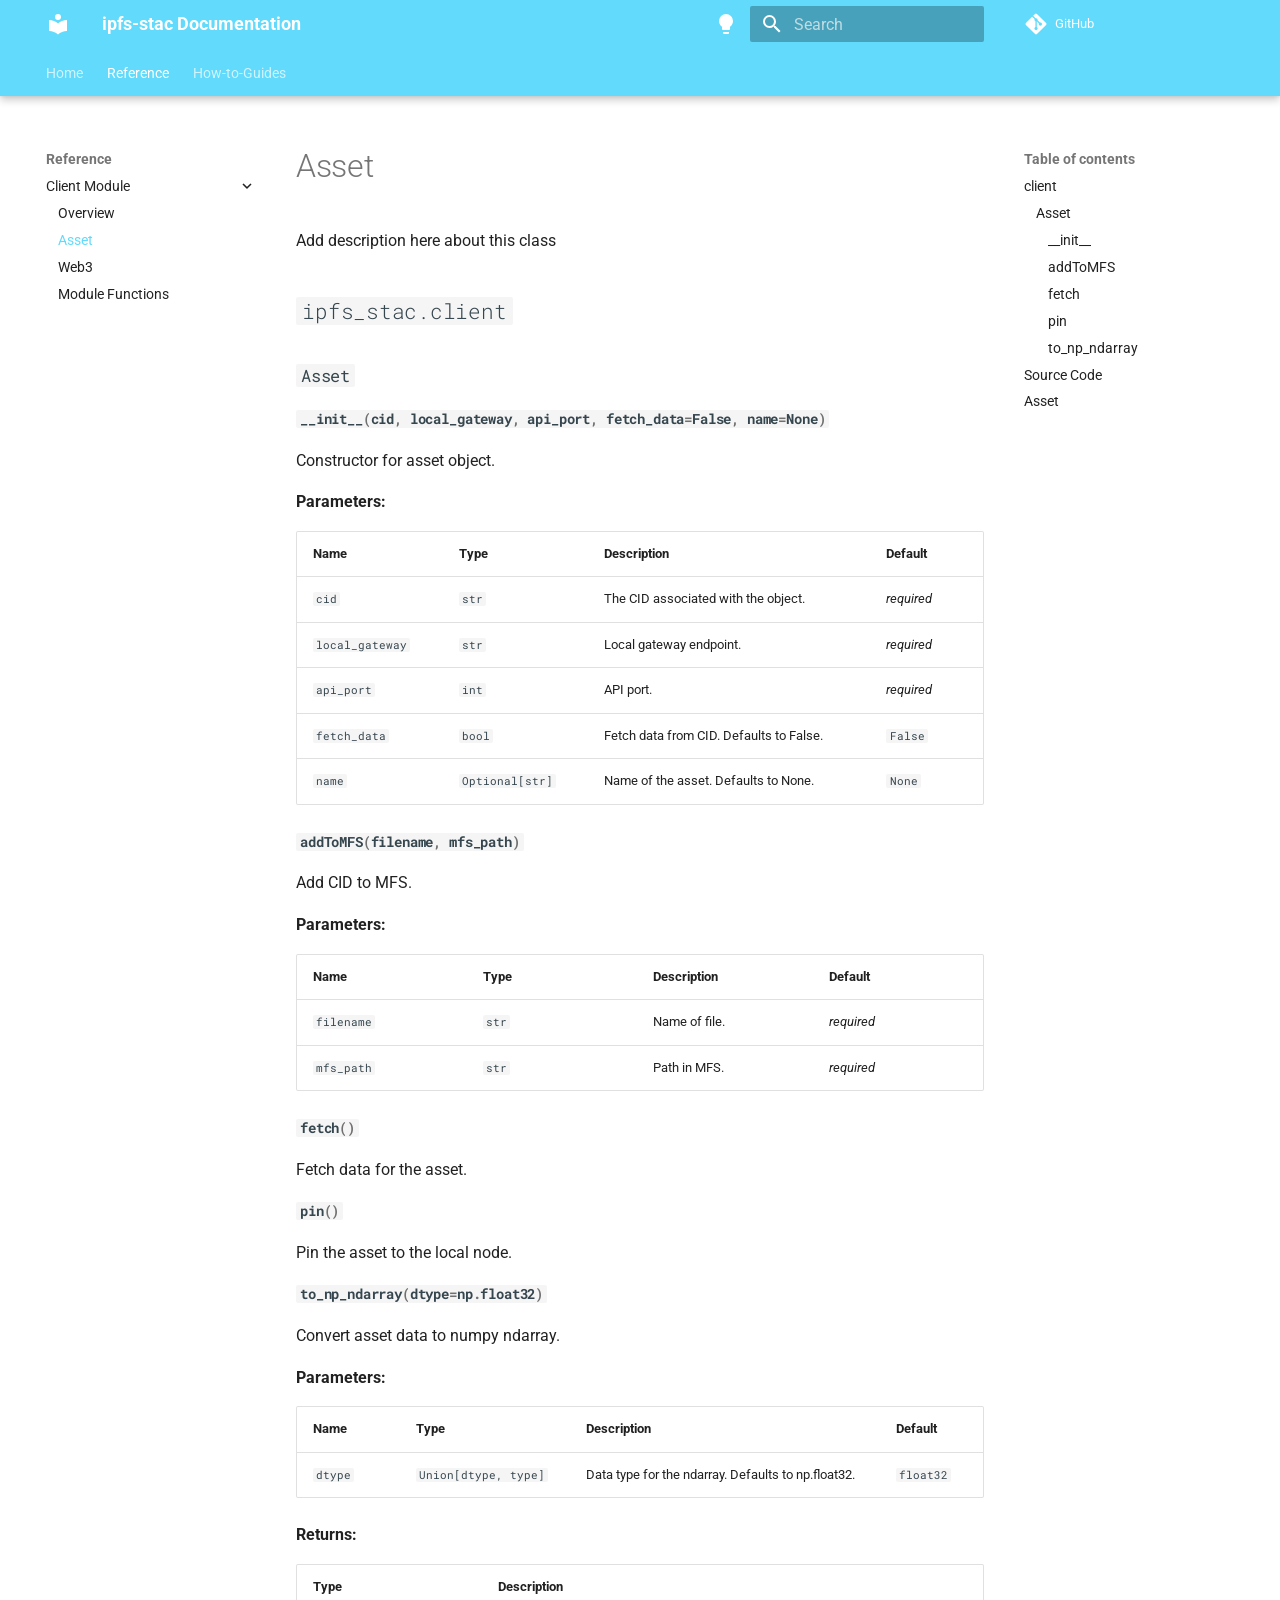
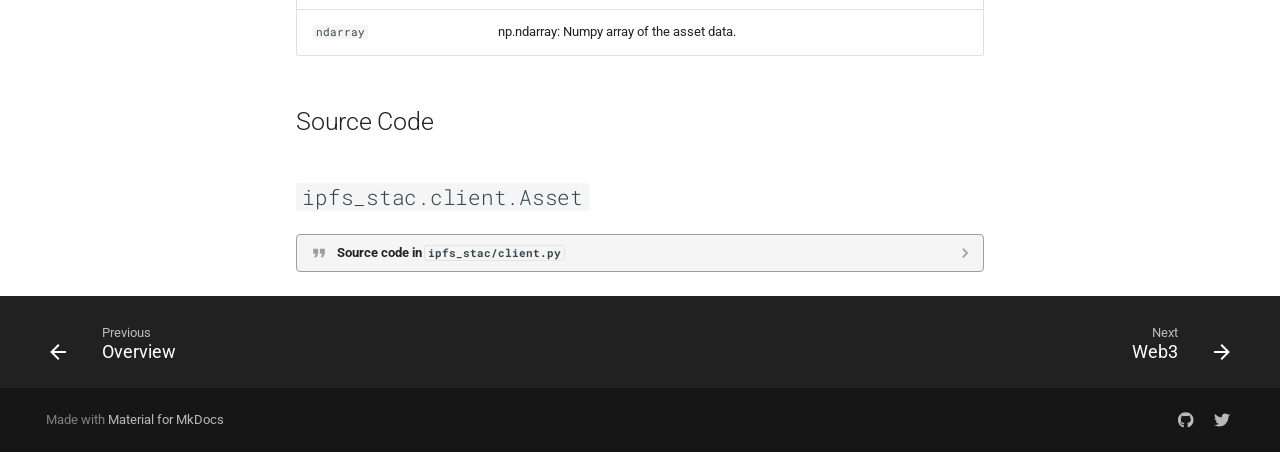
<file: asset/index.html>
<!doctype html>
<html lang="en" class="no-js">
  <head>
    
      <meta charset="utf-8">
      <meta name="viewport" content="width=device-width,initial-scale=1">
      
      
      
      
        <link rel="prev" href="../client/">
      
      
        <link rel="next" href="../web3/">
      
      
      <link rel="icon" href="../assets/images/favicon.png">
      <meta name="generator" content="mkdocs-1.6.1, mkdocs-material-9.6.11">
    
    
      
        <title>Asset - ipfs-stac Documentation</title>
      
    
    
      <link rel="stylesheet" href="../assets/stylesheets/main.4af4bdda.min.css">
      
        
        <link rel="stylesheet" href="../assets/stylesheets/palette.06af60db.min.css">
      
      


    
    
      
    
    
      
        
        
        <link rel="preconnect" href="https://fonts.gstatic.com" crossorigin>
        <link rel="stylesheet" href="https://fonts.googleapis.com/css?family=Roboto:300,300i,400,400i,700,700i%7CRoboto+Mono:400,400i,700,700i&display=fallback">
        <style>:root{--md-text-font:"Roboto";--md-code-font:"Roboto Mono"}</style>
      
    
    
      <link rel="stylesheet" href="../assets/_mkdocstrings.css">
    
      <link rel="stylesheet" href="../stylesheets/extra.css">
    
    <script>__md_scope=new URL("..",location),__md_hash=e=>[...e].reduce(((e,_)=>(e<<5)-e+_.charCodeAt(0)),0),__md_get=(e,_=localStorage,t=__md_scope)=>JSON.parse(_.getItem(t.pathname+"."+e)),__md_set=(e,_,t=localStorage,a=__md_scope)=>{try{t.setItem(a.pathname+"."+e,JSON.stringify(_))}catch(e){}}</script>
    
      

    
    
    
  </head>
  
  
    
    
      
    
    
    
    
    <body dir="ltr" data-md-color-scheme="default" data-md-color-primary="indigo" data-md-color-accent="amber">
  
    
    <input class="md-toggle" data-md-toggle="drawer" type="checkbox" id="__drawer" autocomplete="off">
    <input class="md-toggle" data-md-toggle="search" type="checkbox" id="__search" autocomplete="off">
    <label class="md-overlay" for="__drawer"></label>
    <div data-md-component="skip">
      
        
        <a href="#ipfs_stac.client" class="md-skip">
          Skip to content
        </a>
      
    </div>
    <div data-md-component="announce">
      
    </div>
    
    
      

  

<header class="md-header md-header--shadow md-header--lifted" data-md-component="header">
  <nav class="md-header__inner md-grid" aria-label="Header">
    <a href=".." title="ipfs-stac Documentation" class="md-header__button md-logo" aria-label="ipfs-stac Documentation" data-md-component="logo">
      
  
  <svg xmlns="http://www.w3.org/2000/svg" viewBox="0 0 24 24"><path d="M12 8a3 3 0 0 0 3-3 3 3 0 0 0-3-3 3 3 0 0 0-3 3 3 3 0 0 0 3 3m0 3.54C9.64 9.35 6.5 8 3 8v11c3.5 0 6.64 1.35 9 3.54 2.36-2.19 5.5-3.54 9-3.54V8c-3.5 0-6.64 1.35-9 3.54"/></svg>

    </a>
    <label class="md-header__button md-icon" for="__drawer">
      
      <svg xmlns="http://www.w3.org/2000/svg" viewBox="0 0 24 24"><path d="M3 6h18v2H3zm0 5h18v2H3zm0 5h18v2H3z"/></svg>
    </label>
    <div class="md-header__title" data-md-component="header-title">
      <div class="md-header__ellipsis">
        <div class="md-header__topic">
          <span class="md-ellipsis">
            ipfs-stac Documentation
          </span>
        </div>
        <div class="md-header__topic" data-md-component="header-topic">
          <span class="md-ellipsis">
            
              Asset
            
          </span>
        </div>
      </div>
    </div>
    
      
        <form class="md-header__option" data-md-component="palette">
  
    
    
    
    <input class="md-option" data-md-color-media="(prefers-color-scheme: light)" data-md-color-scheme="default" data-md-color-primary="indigo" data-md-color-accent="amber"  aria-label="Switch to dark mode"  type="radio" name="__palette" id="__palette_0">
    
      <label class="md-header__button md-icon" title="Switch to dark mode" for="__palette_1" hidden>
        <svg xmlns="http://www.w3.org/2000/svg" viewBox="0 0 24 24"><path d="M12 2a7 7 0 0 0-7 7c0 2.38 1.19 4.47 3 5.74V17a1 1 0 0 0 1 1h6a1 1 0 0 0 1-1v-2.26c1.81-1.27 3-3.36 3-5.74a7 7 0 0 0-7-7M9 21a1 1 0 0 0 1 1h4a1 1 0 0 0 1-1v-1H9z"/></svg>
      </label>
    
  
    
    
    
    <input class="md-option" data-md-color-media="(prefers-color-scheme: dark)" data-md-color-scheme="slate" data-md-color-primary="indigo" data-md-color-accent="amber"  aria-label="Switch to system preference"  type="radio" name="__palette" id="__palette_1">
    
      <label class="md-header__button md-icon" title="Switch to system preference" for="__palette_0" hidden>
        <svg xmlns="http://www.w3.org/2000/svg" viewBox="0 0 24 24"><path d="M12 2a7 7 0 0 1 7 7c0 2.38-1.19 4.47-3 5.74V17a1 1 0 0 1-1 1H9a1 1 0 0 1-1-1v-2.26C6.19 13.47 5 11.38 5 9a7 7 0 0 1 7-7M9 21v-1h6v1a1 1 0 0 1-1 1h-4a1 1 0 0 1-1-1m3-17a5 5 0 0 0-5 5c0 2.05 1.23 3.81 3 4.58V16h4v-2.42c1.77-.77 3-2.53 3-4.58a5 5 0 0 0-5-5"/></svg>
      </label>
    
  
</form>
      
    
    
      <script>var palette=__md_get("__palette");if(palette&&palette.color){if("(prefers-color-scheme)"===palette.color.media){var media=matchMedia("(prefers-color-scheme: light)"),input=document.querySelector(media.matches?"[data-md-color-media='(prefers-color-scheme: light)']":"[data-md-color-media='(prefers-color-scheme: dark)']");palette.color.media=input.getAttribute("data-md-color-media"),palette.color.scheme=input.getAttribute("data-md-color-scheme"),palette.color.primary=input.getAttribute("data-md-color-primary"),palette.color.accent=input.getAttribute("data-md-color-accent")}for(var[key,value]of Object.entries(palette.color))document.body.setAttribute("data-md-color-"+key,value)}</script>
    
    
    
      
      
        <label class="md-header__button md-icon" for="__search">
          
          <svg xmlns="http://www.w3.org/2000/svg" viewBox="0 0 24 24"><path d="M9.5 3A6.5 6.5 0 0 1 16 9.5c0 1.61-.59 3.09-1.56 4.23l.27.27h.79l5 5-1.5 1.5-5-5v-.79l-.27-.27A6.52 6.52 0 0 1 9.5 16 6.5 6.5 0 0 1 3 9.5 6.5 6.5 0 0 1 9.5 3m0 2C7 5 5 7 5 9.5S7 14 9.5 14 14 12 14 9.5 12 5 9.5 5"/></svg>
        </label>
        <div class="md-search" data-md-component="search" role="dialog">
  <label class="md-search__overlay" for="__search"></label>
  <div class="md-search__inner" role="search">
    <form class="md-search__form" name="search">
      <input type="text" class="md-search__input" name="query" aria-label="Search" placeholder="Search" autocapitalize="off" autocorrect="off" autocomplete="off" spellcheck="false" data-md-component="search-query" required>
      <label class="md-search__icon md-icon" for="__search">
        
        <svg xmlns="http://www.w3.org/2000/svg" viewBox="0 0 24 24"><path d="M9.5 3A6.5 6.5 0 0 1 16 9.5c0 1.61-.59 3.09-1.56 4.23l.27.27h.79l5 5-1.5 1.5-5-5v-.79l-.27-.27A6.52 6.52 0 0 1 9.5 16 6.5 6.5 0 0 1 3 9.5 6.5 6.5 0 0 1 9.5 3m0 2C7 5 5 7 5 9.5S7 14 9.5 14 14 12 14 9.5 12 5 9.5 5"/></svg>
        
        <svg xmlns="http://www.w3.org/2000/svg" viewBox="0 0 24 24"><path d="M20 11v2H8l5.5 5.5-1.42 1.42L4.16 12l7.92-7.92L13.5 5.5 8 11z"/></svg>
      </label>
      <nav class="md-search__options" aria-label="Search">
        
          <a href="javascript:void(0)" class="md-search__icon md-icon" title="Share" aria-label="Share" data-clipboard data-clipboard-text="" data-md-component="search-share" tabindex="-1">
            
            <svg xmlns="http://www.w3.org/2000/svg" viewBox="0 0 24 24"><path d="M18 16.08c-.76 0-1.44.3-1.96.77L8.91 12.7c.05-.23.09-.46.09-.7s-.04-.47-.09-.7l7.05-4.11c.54.5 1.25.81 2.04.81a3 3 0 0 0 3-3 3 3 0 0 0-3-3 3 3 0 0 0-3 3c0 .24.04.47.09.7L8.04 9.81C7.5 9.31 6.79 9 6 9a3 3 0 0 0-3 3 3 3 0 0 0 3 3c.79 0 1.5-.31 2.04-.81l7.12 4.15c-.05.21-.08.43-.08.66 0 1.61 1.31 2.91 2.92 2.91s2.92-1.3 2.92-2.91A2.92 2.92 0 0 0 18 16.08"/></svg>
          </a>
        
        <button type="reset" class="md-search__icon md-icon" title="Clear" aria-label="Clear" tabindex="-1">
          
          <svg xmlns="http://www.w3.org/2000/svg" viewBox="0 0 24 24"><path d="M19 6.41 17.59 5 12 10.59 6.41 5 5 6.41 10.59 12 5 17.59 6.41 19 12 13.41 17.59 19 19 17.59 13.41 12z"/></svg>
        </button>
      </nav>
      
        <div class="md-search__suggest" data-md-component="search-suggest"></div>
      
    </form>
    <div class="md-search__output">
      <div class="md-search__scrollwrap" tabindex="0" data-md-scrollfix>
        <div class="md-search-result" data-md-component="search-result">
          <div class="md-search-result__meta">
            Initializing search
          </div>
          <ol class="md-search-result__list" role="presentation"></ol>
        </div>
      </div>
    </div>
  </div>
</div>
      
    
    
      <div class="md-header__source">
        <a href="https://github.com/DecentralizedGeo/ipfs-stac" title="Go to repository" class="md-source" data-md-component="source">
  <div class="md-source__icon md-icon">
    
    <svg xmlns="http://www.w3.org/2000/svg" viewBox="0 0 448 512"><!--! Font Awesome Free 6.7.2 by @fontawesome - https://fontawesome.com License - https://fontawesome.com/license/free (Icons: CC BY 4.0, Fonts: SIL OFL 1.1, Code: MIT License) Copyright 2024 Fonticons, Inc.--><path d="M439.55 236.05 244 40.45a28.87 28.87 0 0 0-40.81 0l-40.66 40.63 51.52 51.52c27.06-9.14 52.68 16.77 43.39 43.68l49.66 49.66c34.23-11.8 61.18 31 35.47 56.69-26.49 26.49-70.21-2.87-56-37.34L240.22 199v121.85c25.3 12.54 22.26 41.85 9.08 55a34.34 34.34 0 0 1-48.55 0c-17.57-17.6-11.07-46.91 11.25-56v-123c-20.8-8.51-24.6-30.74-18.64-45L142.57 101 8.45 235.14a28.86 28.86 0 0 0 0 40.81l195.61 195.6a28.86 28.86 0 0 0 40.8 0l194.69-194.69a28.86 28.86 0 0 0 0-40.81"/></svg>
  </div>
  <div class="md-source__repository">
    GitHub
  </div>
</a>
      </div>
    
  </nav>
  
    
      
<nav class="md-tabs" aria-label="Tabs" data-md-component="tabs">
  <div class="md-grid">
    <ul class="md-tabs__list">
      
        
  
  
  
  
    <li class="md-tabs__item">
      <a href=".." class="md-tabs__link">
        
  
  
    
  
  Home

      </a>
    </li>
  

      
        
  
  
  
    
  
  
    
    
      
  
  
  
    
  
  
    
    
      <li class="md-tabs__item md-tabs__item--active">
        <a href="../client/" class="md-tabs__link">
          
  
  
    
  
  Reference

        </a>
      </li>
    
  

    
  

      
        
  
  
  
  
    
    
      <li class="md-tabs__item">
        <a href="../examples/" class="md-tabs__link">
          
  
  
    
  
  How-to-Guides

        </a>
      </li>
    
  

      
    </ul>
  </div>
</nav>
    
  
</header>
    
    <div class="md-container" data-md-component="container">
      
      
        
      
      <main class="md-main" data-md-component="main">
        <div class="md-main__inner md-grid">
          
            
              
              <div class="md-sidebar md-sidebar--primary" data-md-component="sidebar" data-md-type="navigation" >
                <div class="md-sidebar__scrollwrap">
                  <div class="md-sidebar__inner">
                    


  


<nav class="md-nav md-nav--primary md-nav--lifted" aria-label="Navigation" data-md-level="0">
  <label class="md-nav__title" for="__drawer">
    <a href=".." title="ipfs-stac Documentation" class="md-nav__button md-logo" aria-label="ipfs-stac Documentation" data-md-component="logo">
      
  
  <svg xmlns="http://www.w3.org/2000/svg" viewBox="0 0 24 24"><path d="M12 8a3 3 0 0 0 3-3 3 3 0 0 0-3-3 3 3 0 0 0-3 3 3 3 0 0 0 3 3m0 3.54C9.64 9.35 6.5 8 3 8v11c3.5 0 6.64 1.35 9 3.54 2.36-2.19 5.5-3.54 9-3.54V8c-3.5 0-6.64 1.35-9 3.54"/></svg>

    </a>
    ipfs-stac Documentation
  </label>
  
    <div class="md-nav__source">
      <a href="https://github.com/DecentralizedGeo/ipfs-stac" title="Go to repository" class="md-source" data-md-component="source">
  <div class="md-source__icon md-icon">
    
    <svg xmlns="http://www.w3.org/2000/svg" viewBox="0 0 448 512"><!--! Font Awesome Free 6.7.2 by @fontawesome - https://fontawesome.com License - https://fontawesome.com/license/free (Icons: CC BY 4.0, Fonts: SIL OFL 1.1, Code: MIT License) Copyright 2024 Fonticons, Inc.--><path d="M439.55 236.05 244 40.45a28.87 28.87 0 0 0-40.81 0l-40.66 40.63 51.52 51.52c27.06-9.14 52.68 16.77 43.39 43.68l49.66 49.66c34.23-11.8 61.18 31 35.47 56.69-26.49 26.49-70.21-2.87-56-37.34L240.22 199v121.85c25.3 12.54 22.26 41.85 9.08 55a34.34 34.34 0 0 1-48.55 0c-17.57-17.6-11.07-46.91 11.25-56v-123c-20.8-8.51-24.6-30.74-18.64-45L142.57 101 8.45 235.14a28.86 28.86 0 0 0 0 40.81l195.61 195.6a28.86 28.86 0 0 0 40.8 0l194.69-194.69a28.86 28.86 0 0 0 0-40.81"/></svg>
  </div>
  <div class="md-source__repository">
    GitHub
  </div>
</a>
    </div>
  
  <ul class="md-nav__list" data-md-scrollfix>
    
      
      
  
  
  
  
    <li class="md-nav__item">
      <a href=".." class="md-nav__link">
        
  
  
  <span class="md-ellipsis">
    Home
    
  </span>
  

      </a>
    </li>
  

    
      
      
  
  
    
  
  
  
    
    
      
        
      
    
    
    
      
        
        
      
      
    
    
    <li class="md-nav__item md-nav__item--active md-nav__item--section md-nav__item--nested">
      
        
        
        <input class="md-nav__toggle md-toggle " type="checkbox" id="__nav_2" checked>
        
          
          <label class="md-nav__link" for="__nav_2" id="__nav_2_label" tabindex="">
            
  
  
  <span class="md-ellipsis">
    Reference
    
  </span>
  

            <span class="md-nav__icon md-icon"></span>
          </label>
        
        <nav class="md-nav" data-md-level="1" aria-labelledby="__nav_2_label" aria-expanded="true">
          <label class="md-nav__title" for="__nav_2">
            <span class="md-nav__icon md-icon"></span>
            Reference
          </label>
          <ul class="md-nav__list" data-md-scrollfix>
            
              
                
  
  
    
  
  
  
    
    
      
        
      
        
      
        
      
        
      
    
    
    
      
      
    
    
    <li class="md-nav__item md-nav__item--active md-nav__item--nested">
      
        
        
        <input class="md-nav__toggle md-toggle " type="checkbox" id="__nav_2_1" checked>
        
          
          <label class="md-nav__link" for="__nav_2_1" id="__nav_2_1_label" tabindex="0">
            
  
  
  <span class="md-ellipsis">
    Client Module
    
  </span>
  

            <span class="md-nav__icon md-icon"></span>
          </label>
        
        <nav class="md-nav" data-md-level="2" aria-labelledby="__nav_2_1_label" aria-expanded="true">
          <label class="md-nav__title" for="__nav_2_1">
            <span class="md-nav__icon md-icon"></span>
            Client Module
          </label>
          <ul class="md-nav__list" data-md-scrollfix>
            
              
                
  
  
  
  
    <li class="md-nav__item">
      <a href="../client/" class="md-nav__link">
        
  
  
  <span class="md-ellipsis">
    Overview
    
  </span>
  

      </a>
    </li>
  

              
            
              
                
  
  
    
  
  
  
    <li class="md-nav__item md-nav__item--active">
      
      <input class="md-nav__toggle md-toggle" type="checkbox" id="__toc">
      
      
      
        <label class="md-nav__link md-nav__link--active" for="__toc">
          
  
  
  <span class="md-ellipsis">
    Asset
    
  </span>
  

          <span class="md-nav__icon md-icon"></span>
        </label>
      
      <a href="./" class="md-nav__link md-nav__link--active">
        
  
  
  <span class="md-ellipsis">
    Asset
    
  </span>
  

      </a>
      
        

<nav class="md-nav md-nav--secondary" aria-label="Table of contents">
  
  
  
  
    <label class="md-nav__title" for="__toc">
      <span class="md-nav__icon md-icon"></span>
      Table of contents
    </label>
    <ul class="md-nav__list" data-md-component="toc" data-md-scrollfix>
      
        <li class="md-nav__item">
  <a href="#ipfs_stac.client" class="md-nav__link">
    <span class="md-ellipsis">
      client
    </span>
  </a>
  
    <nav class="md-nav" aria-label="client">
      <ul class="md-nav__list">
        
          <li class="md-nav__item">
  <a href="#ipfs_stac.client.Asset" class="md-nav__link">
    <span class="md-ellipsis">
      Asset
    </span>
  </a>
  
    <nav class="md-nav" aria-label="Asset">
      <ul class="md-nav__list">
        
          <li class="md-nav__item">
  <a href="#ipfs_stac.client.Asset.__init__" class="md-nav__link">
    <span class="md-ellipsis">
      __init__
    </span>
  </a>
  
</li>
        
          <li class="md-nav__item">
  <a href="#ipfs_stac.client.Asset.addToMFS" class="md-nav__link">
    <span class="md-ellipsis">
      addToMFS
    </span>
  </a>
  
</li>
        
          <li class="md-nav__item">
  <a href="#ipfs_stac.client.Asset.fetch" class="md-nav__link">
    <span class="md-ellipsis">
      fetch
    </span>
  </a>
  
</li>
        
          <li class="md-nav__item">
  <a href="#ipfs_stac.client.Asset.pin" class="md-nav__link">
    <span class="md-ellipsis">
      pin
    </span>
  </a>
  
</li>
        
          <li class="md-nav__item">
  <a href="#ipfs_stac.client.Asset.to_np_ndarray" class="md-nav__link">
    <span class="md-ellipsis">
      to_np_ndarray
    </span>
  </a>
  
</li>
        
      </ul>
    </nav>
  
</li>
        
      </ul>
    </nav>
  
</li>
      
        <li class="md-nav__item">
  <a href="#source-code" class="md-nav__link">
    <span class="md-ellipsis">
      Source Code
    </span>
  </a>
  
</li>
      
        <li class="md-nav__item">
  <a href="#ipfs_stac.client.Asset" class="md-nav__link">
    <span class="md-ellipsis">
      Asset
    </span>
  </a>
  
</li>
      
    </ul>
  
</nav>
      
    </li>
  

              
            
              
                
  
  
  
  
    <li class="md-nav__item">
      <a href="../web3/" class="md-nav__link">
        
  
  
  <span class="md-ellipsis">
    Web3
    
  </span>
  

      </a>
    </li>
  

              
            
              
                
  
  
  
  
    <li class="md-nav__item">
      <a href="../functions/" class="md-nav__link">
        
  
  
  <span class="md-ellipsis">
    Module Functions
    
  </span>
  

      </a>
    </li>
  

              
            
          </ul>
        </nav>
      
    </li>
  

              
            
          </ul>
        </nav>
      
    </li>
  

    
      
      
  
  
  
  
    
    
      
        
      
        
      
    
    
    
      
      
    
    
    <li class="md-nav__item md-nav__item--nested">
      
        
        
        <input class="md-nav__toggle md-toggle " type="checkbox" id="__nav_3" >
        
          
          <label class="md-nav__link" for="__nav_3" id="__nav_3_label" tabindex="0">
            
  
  
  <span class="md-ellipsis">
    How-to-Guides
    
  </span>
  

            <span class="md-nav__icon md-icon"></span>
          </label>
        
        <nav class="md-nav" data-md-level="1" aria-labelledby="__nav_3_label" aria-expanded="false">
          <label class="md-nav__title" for="__nav_3">
            <span class="md-nav__icon md-icon"></span>
            How-to-Guides
          </label>
          <ul class="md-nav__list" data-md-scrollfix>
            
              
                
  
  
  
  
    <li class="md-nav__item">
      <a href="../examples/" class="md-nav__link">
        
  
  
  <span class="md-ellipsis">
    Examples
    
  </span>
  

      </a>
    </li>
  

              
            
              
                
  
  
  
  
    <li class="md-nav__item">
      <a href="../how-to-install/" class="md-nav__link">
        
  
  
  <span class="md-ellipsis">
    Install ipfs-stac
    
  </span>
  

      </a>
    </li>
  

              
            
          </ul>
        </nav>
      
    </li>
  

    
  </ul>
</nav>
                  </div>
                </div>
              </div>
            
            
              
              <div class="md-sidebar md-sidebar--secondary" data-md-component="sidebar" data-md-type="toc" >
                <div class="md-sidebar__scrollwrap">
                  <div class="md-sidebar__inner">
                    

<nav class="md-nav md-nav--secondary" aria-label="Table of contents">
  
  
  
  
    <label class="md-nav__title" for="__toc">
      <span class="md-nav__icon md-icon"></span>
      Table of contents
    </label>
    <ul class="md-nav__list" data-md-component="toc" data-md-scrollfix>
      
        <li class="md-nav__item">
  <a href="#ipfs_stac.client" class="md-nav__link">
    <span class="md-ellipsis">
      client
    </span>
  </a>
  
    <nav class="md-nav" aria-label="client">
      <ul class="md-nav__list">
        
          <li class="md-nav__item">
  <a href="#ipfs_stac.client.Asset" class="md-nav__link">
    <span class="md-ellipsis">
      Asset
    </span>
  </a>
  
    <nav class="md-nav" aria-label="Asset">
      <ul class="md-nav__list">
        
          <li class="md-nav__item">
  <a href="#ipfs_stac.client.Asset.__init__" class="md-nav__link">
    <span class="md-ellipsis">
      __init__
    </span>
  </a>
  
</li>
        
          <li class="md-nav__item">
  <a href="#ipfs_stac.client.Asset.addToMFS" class="md-nav__link">
    <span class="md-ellipsis">
      addToMFS
    </span>
  </a>
  
</li>
        
          <li class="md-nav__item">
  <a href="#ipfs_stac.client.Asset.fetch" class="md-nav__link">
    <span class="md-ellipsis">
      fetch
    </span>
  </a>
  
</li>
        
          <li class="md-nav__item">
  <a href="#ipfs_stac.client.Asset.pin" class="md-nav__link">
    <span class="md-ellipsis">
      pin
    </span>
  </a>
  
</li>
        
          <li class="md-nav__item">
  <a href="#ipfs_stac.client.Asset.to_np_ndarray" class="md-nav__link">
    <span class="md-ellipsis">
      to_np_ndarray
    </span>
  </a>
  
</li>
        
      </ul>
    </nav>
  
</li>
        
      </ul>
    </nav>
  
</li>
      
        <li class="md-nav__item">
  <a href="#source-code" class="md-nav__link">
    <span class="md-ellipsis">
      Source Code
    </span>
  </a>
  
</li>
      
        <li class="md-nav__item">
  <a href="#ipfs_stac.client.Asset" class="md-nav__link">
    <span class="md-ellipsis">
      Asset
    </span>
  </a>
  
</li>
      
    </ul>
  
</nav>
                  </div>
                </div>
              </div>
            
          
          
            <div class="md-content" data-md-component="content">
              <article class="md-content__inner md-typeset">
                
                  


  
  


  <h1>Asset</h1>

<p>Add description here about this class</p>


<div class="doc doc-object doc-module">



<h2 id="ipfs_stac.client" class="doc doc-heading">
            <code>ipfs_stac.client</code>


</h2>

    <div class="doc doc-contents first">









  <div class="doc doc-children">








<div class="doc doc-object doc-class">



<h3 id="ipfs_stac.client.Asset" class="doc doc-heading">
            <code>Asset</code>


</h3>


    <div class="doc doc-contents ">











  <div class="doc doc-children">









<div class="doc doc-object doc-function">


<h4 id="ipfs_stac.client.Asset.__init__" class="doc doc-heading">
            <code class="highlight language-python"><span class="fm">__init__</span><span class="p">(</span><span class="n">cid</span><span class="p">,</span> <span class="n">local_gateway</span><span class="p">,</span> <span class="n">api_port</span><span class="p">,</span> <span class="n">fetch_data</span><span class="o">=</span><span class="kc">False</span><span class="p">,</span> <span class="n">name</span><span class="o">=</span><span class="kc">None</span><span class="p">)</span></code>

</h4>


    <div class="doc doc-contents ">

        <p>Constructor for asset object.</p>


<p><span class="doc-section-title">Parameters:</span></p>
    <table>
      <thead>
        <tr>
          <th>Name</th>
          <th>Type</th>
          <th>Description</th>
          <th>Default</th>
        </tr>
      </thead>
      <tbody>
          <tr class="doc-section-item">
            <td>
                <code>cid</code>
            </td>
            <td>
                  <code><span title="str">str</span></code>
            </td>
            <td>
              <div class="doc-md-description">
                <p>The CID associated with the object.</p>
              </div>
            </td>
            <td>
                <em>required</em>
            </td>
          </tr>
          <tr class="doc-section-item">
            <td>
                <code>local_gateway</code>
            </td>
            <td>
                  <code><span title="str">str</span></code>
            </td>
            <td>
              <div class="doc-md-description">
                <p>Local gateway endpoint.</p>
              </div>
            </td>
            <td>
                <em>required</em>
            </td>
          </tr>
          <tr class="doc-section-item">
            <td>
                <code>api_port</code>
            </td>
            <td>
                  <code><span title="int">int</span></code>
            </td>
            <td>
              <div class="doc-md-description">
                <p>API port.</p>
              </div>
            </td>
            <td>
                <em>required</em>
            </td>
          </tr>
          <tr class="doc-section-item">
            <td>
                <code>fetch_data</code>
            </td>
            <td>
                  <code><span title="bool">bool</span></code>
            </td>
            <td>
              <div class="doc-md-description">
                <p>Fetch data from CID. Defaults to False.</p>
              </div>
            </td>
            <td>
                  <code>False</code>
            </td>
          </tr>
          <tr class="doc-section-item">
            <td>
                <code>name</code>
            </td>
            <td>
                  <code><span title="typing.Optional">Optional</span>[<span title="str">str</span>]</code>
            </td>
            <td>
              <div class="doc-md-description">
                <p>Name of the asset. Defaults to None.</p>
              </div>
            </td>
            <td>
                  <code>None</code>
            </td>
          </tr>
      </tbody>
    </table>


    </div>

</div>

<div class="doc doc-object doc-function">


<h4 id="ipfs_stac.client.Asset.addToMFS" class="doc doc-heading">
            <code class="highlight language-python"><span class="n">addToMFS</span><span class="p">(</span><span class="n">filename</span><span class="p">,</span> <span class="n">mfs_path</span><span class="p">)</span></code>

</h4>


    <div class="doc doc-contents ">

        <p>Add CID to MFS.</p>


<p><span class="doc-section-title">Parameters:</span></p>
    <table>
      <thead>
        <tr>
          <th>Name</th>
          <th>Type</th>
          <th>Description</th>
          <th>Default</th>
        </tr>
      </thead>
      <tbody>
          <tr class="doc-section-item">
            <td>
                <code>filename</code>
            </td>
            <td>
                  <code><span title="str">str</span></code>
            </td>
            <td>
              <div class="doc-md-description">
                <p>Name of file.</p>
              </div>
            </td>
            <td>
                <em>required</em>
            </td>
          </tr>
          <tr class="doc-section-item">
            <td>
                <code>mfs_path</code>
            </td>
            <td>
                  <code><span title="str">str</span></code>
            </td>
            <td>
              <div class="doc-md-description">
                <p>Path in MFS.</p>
              </div>
            </td>
            <td>
                <em>required</em>
            </td>
          </tr>
      </tbody>
    </table>


    </div>

</div>

<div class="doc doc-object doc-function">


<h4 id="ipfs_stac.client.Asset.fetch" class="doc doc-heading">
            <code class="highlight language-python"><span class="n">fetch</span><span class="p">()</span></code>

</h4>


    <div class="doc doc-contents ">

        <p>Fetch data for the asset.</p>


    </div>

</div>

<div class="doc doc-object doc-function">


<h4 id="ipfs_stac.client.Asset.pin" class="doc doc-heading">
            <code class="highlight language-python"><span class="n">pin</span><span class="p">()</span></code>

</h4>


    <div class="doc doc-contents ">

        <p>Pin the asset to the local node.</p>


    </div>

</div>

<div class="doc doc-object doc-function">


<h4 id="ipfs_stac.client.Asset.to_np_ndarray" class="doc doc-heading">
            <code class="highlight language-python"><span class="n">to_np_ndarray</span><span class="p">(</span><span class="n">dtype</span><span class="o">=</span><span class="n">np</span><span class="o">.</span><span class="n">float32</span><span class="p">)</span></code>

</h4>


    <div class="doc doc-contents ">

        <p>Convert asset data to numpy ndarray.</p>


<p><span class="doc-section-title">Parameters:</span></p>
    <table>
      <thead>
        <tr>
          <th>Name</th>
          <th>Type</th>
          <th>Description</th>
          <th>Default</th>
        </tr>
      </thead>
      <tbody>
          <tr class="doc-section-item">
            <td>
                <code>dtype</code>
            </td>
            <td>
                  <code><span title="typing.Union">Union</span>[<span title="numpy.dtype">dtype</span>, <span title="type">type</span>]</code>
            </td>
            <td>
              <div class="doc-md-description">
                <p>Data type for the ndarray. Defaults to np.float32.</p>
              </div>
            </td>
            <td>
                  <code><span title="numpy.float32">float32</span></code>
            </td>
          </tr>
      </tbody>
    </table>


    <p><span class="doc-section-title">Returns:</span></p>
    <table>
      <thead>
        <tr>
          <th>Type</th>
          <th>Description</th>
        </tr>
      </thead>
      <tbody>
          <tr class="doc-section-item">
            <td>
                  <code><span title="numpy.ndarray">ndarray</span></code>
            </td>
            <td>
              <div class="doc-md-description">
                <p>np.ndarray: Numpy array of the asset data.</p>
              </div>
            </td>
          </tr>
      </tbody>
    </table>


    </div>

</div>



  </div>

    </div>

</div>




  </div>

    </div>

</div><h2 id="source-code">Source Code</h2>


<div class="doc doc-object doc-class">



<h2 id="ipfs_stac.client.Asset" class="doc doc-heading">
            <code>ipfs_stac.client.Asset</code>


</h2>


    <div class="doc doc-contents first">








              <details class="quote">
                <summary>Source code in <code>ipfs_stac/client.py</code></summary>
                <div class="language-python highlight"><table class="highlighttable"><tr><td class="linenos"><div class="linenodiv"><pre><span></span><span class="normal"><a href="#__codelineno-0-612">612</a></span>
<span class="normal"><a href="#__codelineno-0-613">613</a></span>
<span class="normal"><a href="#__codelineno-0-614">614</a></span>
<span class="normal"><a href="#__codelineno-0-615">615</a></span>
<span class="normal"><a href="#__codelineno-0-616">616</a></span>
<span class="normal"><a href="#__codelineno-0-617">617</a></span>
<span class="normal"><a href="#__codelineno-0-618">618</a></span>
<span class="normal"><a href="#__codelineno-0-619">619</a></span>
<span class="normal"><a href="#__codelineno-0-620">620</a></span>
<span class="normal"><a href="#__codelineno-0-621">621</a></span>
<span class="normal"><a href="#__codelineno-0-622">622</a></span>
<span class="normal"><a href="#__codelineno-0-623">623</a></span>
<span class="normal"><a href="#__codelineno-0-624">624</a></span>
<span class="normal"><a href="#__codelineno-0-625">625</a></span>
<span class="normal"><a href="#__codelineno-0-626">626</a></span>
<span class="normal"><a href="#__codelineno-0-627">627</a></span>
<span class="normal"><a href="#__codelineno-0-628">628</a></span>
<span class="normal"><a href="#__codelineno-0-629">629</a></span>
<span class="normal"><a href="#__codelineno-0-630">630</a></span>
<span class="normal"><a href="#__codelineno-0-631">631</a></span>
<span class="normal"><a href="#__codelineno-0-632">632</a></span>
<span class="normal"><a href="#__codelineno-0-633">633</a></span>
<span class="normal"><a href="#__codelineno-0-634">634</a></span>
<span class="normal"><a href="#__codelineno-0-635">635</a></span>
<span class="normal"><a href="#__codelineno-0-636">636</a></span>
<span class="normal"><a href="#__codelineno-0-637">637</a></span>
<span class="normal"><a href="#__codelineno-0-638">638</a></span>
<span class="normal"><a href="#__codelineno-0-639">639</a></span>
<span class="normal"><a href="#__codelineno-0-640">640</a></span>
<span class="normal"><a href="#__codelineno-0-641">641</a></span>
<span class="normal"><a href="#__codelineno-0-642">642</a></span>
<span class="normal"><a href="#__codelineno-0-643">643</a></span>
<span class="normal"><a href="#__codelineno-0-644">644</a></span>
<span class="normal"><a href="#__codelineno-0-645">645</a></span>
<span class="normal"><a href="#__codelineno-0-646">646</a></span>
<span class="normal"><a href="#__codelineno-0-647">647</a></span>
<span class="normal"><a href="#__codelineno-0-648">648</a></span>
<span class="normal"><a href="#__codelineno-0-649">649</a></span>
<span class="normal"><a href="#__codelineno-0-650">650</a></span>
<span class="normal"><a href="#__codelineno-0-651">651</a></span>
<span class="normal"><a href="#__codelineno-0-652">652</a></span>
<span class="normal"><a href="#__codelineno-0-653">653</a></span>
<span class="normal"><a href="#__codelineno-0-654">654</a></span>
<span class="normal"><a href="#__codelineno-0-655">655</a></span>
<span class="normal"><a href="#__codelineno-0-656">656</a></span>
<span class="normal"><a href="#__codelineno-0-657">657</a></span>
<span class="normal"><a href="#__codelineno-0-658">658</a></span>
<span class="normal"><a href="#__codelineno-0-659">659</a></span>
<span class="normal"><a href="#__codelineno-0-660">660</a></span>
<span class="normal"><a href="#__codelineno-0-661">661</a></span>
<span class="normal"><a href="#__codelineno-0-662">662</a></span>
<span class="normal"><a href="#__codelineno-0-663">663</a></span>
<span class="normal"><a href="#__codelineno-0-664">664</a></span>
<span class="normal"><a href="#__codelineno-0-665">665</a></span>
<span class="normal"><a href="#__codelineno-0-666">666</a></span>
<span class="normal"><a href="#__codelineno-0-667">667</a></span>
<span class="normal"><a href="#__codelineno-0-668">668</a></span>
<span class="normal"><a href="#__codelineno-0-669">669</a></span>
<span class="normal"><a href="#__codelineno-0-670">670</a></span>
<span class="normal"><a href="#__codelineno-0-671">671</a></span>
<span class="normal"><a href="#__codelineno-0-672">672</a></span>
<span class="normal"><a href="#__codelineno-0-673">673</a></span>
<span class="normal"><a href="#__codelineno-0-674">674</a></span>
<span class="normal"><a href="#__codelineno-0-675">675</a></span>
<span class="normal"><a href="#__codelineno-0-676">676</a></span>
<span class="normal"><a href="#__codelineno-0-677">677</a></span>
<span class="normal"><a href="#__codelineno-0-678">678</a></span>
<span class="normal"><a href="#__codelineno-0-679">679</a></span>
<span class="normal"><a href="#__codelineno-0-680">680</a></span>
<span class="normal"><a href="#__codelineno-0-681">681</a></span>
<span class="normal"><a href="#__codelineno-0-682">682</a></span>
<span class="normal"><a href="#__codelineno-0-683">683</a></span>
<span class="normal"><a href="#__codelineno-0-684">684</a></span>
<span class="normal"><a href="#__codelineno-0-685">685</a></span>
<span class="normal"><a href="#__codelineno-0-686">686</a></span>
<span class="normal"><a href="#__codelineno-0-687">687</a></span>
<span class="normal"><a href="#__codelineno-0-688">688</a></span>
<span class="normal"><a href="#__codelineno-0-689">689</a></span>
<span class="normal"><a href="#__codelineno-0-690">690</a></span>
<span class="normal"><a href="#__codelineno-0-691">691</a></span>
<span class="normal"><a href="#__codelineno-0-692">692</a></span>
<span class="normal"><a href="#__codelineno-0-693">693</a></span>
<span class="normal"><a href="#__codelineno-0-694">694</a></span>
<span class="normal"><a href="#__codelineno-0-695">695</a></span>
<span class="normal"><a href="#__codelineno-0-696">696</a></span>
<span class="normal"><a href="#__codelineno-0-697">697</a></span>
<span class="normal"><a href="#__codelineno-0-698">698</a></span>
<span class="normal"><a href="#__codelineno-0-699">699</a></span>
<span class="normal"><a href="#__codelineno-0-700">700</a></span>
<span class="normal"><a href="#__codelineno-0-701">701</a></span>
<span class="normal"><a href="#__codelineno-0-702">702</a></span>
<span class="normal"><a href="#__codelineno-0-703">703</a></span>
<span class="normal"><a href="#__codelineno-0-704">704</a></span>
<span class="normal"><a href="#__codelineno-0-705">705</a></span>
<span class="normal"><a href="#__codelineno-0-706">706</a></span>
<span class="normal"><a href="#__codelineno-0-707">707</a></span>
<span class="normal"><a href="#__codelineno-0-708">708</a></span>
<span class="normal"><a href="#__codelineno-0-709">709</a></span>
<span class="normal"><a href="#__codelineno-0-710">710</a></span>
<span class="normal"><a href="#__codelineno-0-711">711</a></span>
<span class="normal"><a href="#__codelineno-0-712">712</a></span>
<span class="normal"><a href="#__codelineno-0-713">713</a></span>
<span class="normal"><a href="#__codelineno-0-714">714</a></span>
<span class="normal"><a href="#__codelineno-0-715">715</a></span>
<span class="normal"><a href="#__codelineno-0-716">716</a></span>
<span class="normal"><a href="#__codelineno-0-717">717</a></span>
<span class="normal"><a href="#__codelineno-0-718">718</a></span>
<span class="normal"><a href="#__codelineno-0-719">719</a></span>
<span class="normal"><a href="#__codelineno-0-720">720</a></span>
<span class="normal"><a href="#__codelineno-0-721">721</a></span>
<span class="normal"><a href="#__codelineno-0-722">722</a></span>
<span class="normal"><a href="#__codelineno-0-723">723</a></span>
<span class="normal"><a href="#__codelineno-0-724">724</a></span>
<span class="normal"><a href="#__codelineno-0-725">725</a></span>
<span class="normal"><a href="#__codelineno-0-726">726</a></span>
<span class="normal"><a href="#__codelineno-0-727">727</a></span>
<span class="normal"><a href="#__codelineno-0-728">728</a></span>
<span class="normal"><a href="#__codelineno-0-729">729</a></span>
<span class="normal"><a href="#__codelineno-0-730">730</a></span>
<span class="normal"><a href="#__codelineno-0-731">731</a></span>
<span class="normal"><a href="#__codelineno-0-732">732</a></span>
<span class="normal"><a href="#__codelineno-0-733">733</a></span>
<span class="normal"><a href="#__codelineno-0-734">734</a></span>
<span class="normal"><a href="#__codelineno-0-735">735</a></span>
<span class="normal"><a href="#__codelineno-0-736">736</a></span></pre></div></td><td class="code"><div><pre><span></span><code><span id="__span-0-612"><a id="__codelineno-0-612" name="__codelineno-0-612"></a><span class="k">class</span><span class="w"> </span><span class="nc">Asset</span><span class="p">:</span>
</span><span id="__span-0-613"><a id="__codelineno-0-613" name="__codelineno-0-613"></a>    <span class="k">def</span><span class="w"> </span><span class="fm">__init__</span><span class="p">(</span>
</span><span id="__span-0-614"><a id="__codelineno-0-614" name="__codelineno-0-614"></a>        <span class="bp">self</span><span class="p">,</span>
</span><span id="__span-0-615"><a id="__codelineno-0-615" name="__codelineno-0-615"></a>        <span class="n">cid</span><span class="p">:</span> <span class="nb">str</span><span class="p">,</span>
</span><span id="__span-0-616"><a id="__codelineno-0-616" name="__codelineno-0-616"></a>        <span class="n">local_gateway</span><span class="p">:</span> <span class="nb">str</span><span class="p">,</span>
</span><span id="__span-0-617"><a id="__codelineno-0-617" name="__codelineno-0-617"></a>        <span class="n">api_port</span><span class="p">:</span> <span class="nb">int</span><span class="p">,</span>
</span><span id="__span-0-618"><a id="__codelineno-0-618" name="__codelineno-0-618"></a>        <span class="n">fetch_data</span><span class="p">:</span> <span class="nb">bool</span> <span class="o">=</span> <span class="kc">False</span><span class="p">,</span>
</span><span id="__span-0-619"><a id="__codelineno-0-619" name="__codelineno-0-619"></a>        <span class="n">name</span><span class="p">:</span> <span class="n">Optional</span><span class="p">[</span><span class="nb">str</span><span class="p">]</span> <span class="o">=</span> <span class="kc">None</span><span class="p">,</span>
</span><span id="__span-0-620"><a id="__codelineno-0-620" name="__codelineno-0-620"></a>    <span class="p">)</span> <span class="o">-&gt;</span> <span class="kc">None</span><span class="p">:</span>
</span><span id="__span-0-621"><a id="__codelineno-0-621" name="__codelineno-0-621"></a><span class="w">        </span><span class="sd">&quot;&quot;&quot;</span>
</span><span id="__span-0-622"><a id="__codelineno-0-622" name="__codelineno-0-622"></a><span class="sd">        Constructor for asset object.</span>
</span><span id="__span-0-623"><a id="__codelineno-0-623" name="__codelineno-0-623"></a>
</span><span id="__span-0-624"><a id="__codelineno-0-624" name="__codelineno-0-624"></a><span class="sd">        Args:</span>
</span><span id="__span-0-625"><a id="__codelineno-0-625" name="__codelineno-0-625"></a><span class="sd">            cid (str): The CID associated with the object.</span>
</span><span id="__span-0-626"><a id="__codelineno-0-626" name="__codelineno-0-626"></a><span class="sd">            local_gateway (str): Local gateway endpoint.</span>
</span><span id="__span-0-627"><a id="__codelineno-0-627" name="__codelineno-0-627"></a><span class="sd">            api_port (int): API port.</span>
</span><span id="__span-0-628"><a id="__codelineno-0-628" name="__codelineno-0-628"></a><span class="sd">            fetch_data (bool): Fetch data from CID. Defaults to False.</span>
</span><span id="__span-0-629"><a id="__codelineno-0-629" name="__codelineno-0-629"></a><span class="sd">            name (Optional[str]): Name of the asset. Defaults to None.</span>
</span><span id="__span-0-630"><a id="__codelineno-0-630" name="__codelineno-0-630"></a><span class="sd">        &quot;&quot;&quot;</span>
</span><span id="__span-0-631"><a id="__codelineno-0-631" name="__codelineno-0-631"></a>        <span class="bp">self</span><span class="o">.</span><span class="n">cid</span><span class="p">:</span> <span class="nb">str</span> <span class="o">=</span> <span class="n">cid</span>
</span><span id="__span-0-632"><a id="__codelineno-0-632" name="__codelineno-0-632"></a>        <span class="bp">self</span><span class="o">.</span><span class="n">local_gateway</span> <span class="o">=</span> <span class="n">local_gateway</span>
</span><span id="__span-0-633"><a id="__codelineno-0-633" name="__codelineno-0-633"></a>        <span class="bp">self</span><span class="o">.</span><span class="n">api_port</span> <span class="o">=</span> <span class="n">api_port</span>
</span><span id="__span-0-634"><a id="__codelineno-0-634" name="__codelineno-0-634"></a>        <span class="bp">self</span><span class="o">.</span><span class="n">data</span><span class="p">:</span> <span class="n">Optional</span><span class="p">[</span><span class="nb">bytes</span><span class="p">]</span> <span class="o">=</span> <span class="kc">None</span>
</span><span id="__span-0-635"><a id="__codelineno-0-635" name="__codelineno-0-635"></a>        <span class="bp">self</span><span class="o">.</span><span class="n">is_pinned</span> <span class="o">=</span> <span class="kc">False</span>
</span><span id="__span-0-636"><a id="__codelineno-0-636" name="__codelineno-0-636"></a>
</span><span id="__span-0-637"><a id="__codelineno-0-637" name="__codelineno-0-637"></a>        <span class="k">if</span> <span class="n">name</span><span class="p">:</span>
</span><span id="__span-0-638"><a id="__codelineno-0-638" name="__codelineno-0-638"></a>            <span class="bp">self</span><span class="o">.</span><span class="n">name</span> <span class="o">=</span> <span class="n">name</span>
</span><span id="__span-0-639"><a id="__codelineno-0-639" name="__codelineno-0-639"></a>        <span class="k">else</span><span class="p">:</span>
</span><span id="__span-0-640"><a id="__codelineno-0-640" name="__codelineno-0-640"></a>            <span class="bp">self</span><span class="o">.</span><span class="n">name</span> <span class="o">=</span> <span class="n">cid</span>
</span><span id="__span-0-641"><a id="__codelineno-0-641" name="__codelineno-0-641"></a>
</span><span id="__span-0-642"><a id="__codelineno-0-642" name="__codelineno-0-642"></a>        <span class="k">if</span> <span class="n">fetch_data</span><span class="p">:</span>
</span><span id="__span-0-643"><a id="__codelineno-0-643" name="__codelineno-0-643"></a>            <span class="bp">self</span><span class="o">.</span><span class="n">fetch</span><span class="p">()</span>
</span><span id="__span-0-644"><a id="__codelineno-0-644" name="__codelineno-0-644"></a>
</span><span id="__span-0-645"><a id="__codelineno-0-645" name="__codelineno-0-645"></a>    <span class="k">def</span><span class="w"> </span><span class="fm">__str__</span><span class="p">(</span><span class="bp">self</span><span class="p">)</span> <span class="o">-&gt;</span> <span class="nb">str</span><span class="p">:</span>
</span><span id="__span-0-646"><a id="__codelineno-0-646" name="__codelineno-0-646"></a>        <span class="k">return</span> <span class="bp">self</span><span class="o">.</span><span class="n">cid</span>
</span><span id="__span-0-647"><a id="__codelineno-0-647" name="__codelineno-0-647"></a>
</span><span id="__span-0-648"><a id="__codelineno-0-648" name="__codelineno-0-648"></a>    <span class="k">def</span><span class="w"> </span><span class="nf">_is_pinned_to_local_node</span><span class="p">(</span><span class="bp">self</span><span class="p">)</span> <span class="o">-&gt;</span> <span class="nb">bool</span><span class="p">:</span>
</span><span id="__span-0-649"><a id="__codelineno-0-649" name="__codelineno-0-649"></a><span class="w">        </span><span class="sd">&quot;&quot;&quot;</span>
</span><span id="__span-0-650"><a id="__codelineno-0-650" name="__codelineno-0-650"></a><span class="sd">        Check if CID is pinned to local node.</span>
</span><span id="__span-0-651"><a id="__codelineno-0-651" name="__codelineno-0-651"></a>
</span><span id="__span-0-652"><a id="__codelineno-0-652" name="__codelineno-0-652"></a><span class="sd">        Returns:</span>
</span><span id="__span-0-653"><a id="__codelineno-0-653" name="__codelineno-0-653"></a><span class="sd">            bool: True if pinned, False otherwise.</span>
</span><span id="__span-0-654"><a id="__codelineno-0-654" name="__codelineno-0-654"></a><span class="sd">        &quot;&quot;&quot;</span>
</span><span id="__span-0-655"><a id="__codelineno-0-655" name="__codelineno-0-655"></a>        <span class="n">resp</span> <span class="o">=</span> <span class="n">requests</span><span class="o">.</span><span class="n">post</span><span class="p">(</span>
</span><span id="__span-0-656"><a id="__codelineno-0-656" name="__codelineno-0-656"></a>            <span class="sa">f</span><span class="s2">&quot;http://</span><span class="si">{</span><span class="bp">self</span><span class="o">.</span><span class="n">local_gateway</span><span class="si">}</span><span class="s2">:</span><span class="si">{</span><span class="bp">self</span><span class="o">.</span><span class="n">api_port</span><span class="si">}</span><span class="s2">/api/v0/pin/ls?arg=/ipfs/</span><span class="si">{</span><span class="bp">self</span><span class="o">.</span><span class="n">cid</span><span class="si">}</span><span class="s2">&quot;</span><span class="p">,</span>
</span><span id="__span-0-657"><a id="__codelineno-0-657" name="__codelineno-0-657"></a>            <span class="n">timeout</span><span class="o">=</span><span class="mi">10</span><span class="p">,</span>
</span><span id="__span-0-658"><a id="__codelineno-0-658" name="__codelineno-0-658"></a>        <span class="p">)</span>
</span><span id="__span-0-659"><a id="__codelineno-0-659" name="__codelineno-0-659"></a>        <span class="k">if</span> <span class="p">(</span><span class="n">resp</span><span class="o">.</span><span class="n">json</span><span class="p">()</span><span class="o">.</span><span class="n">get</span><span class="p">(</span><span class="s2">&quot;Keys&quot;</span><span class="p">))</span> <span class="ow">and</span> <span class="bp">self</span><span class="o">.</span><span class="n">cid</span> <span class="ow">in</span> <span class="n">resp</span><span class="o">.</span><span class="n">json</span><span class="p">()[</span><span class="s2">&quot;Keys&quot;</span><span class="p">]:</span>
</span><span id="__span-0-660"><a id="__codelineno-0-660" name="__codelineno-0-660"></a>            <span class="bp">self</span><span class="o">.</span><span class="n">is_pinned</span> <span class="o">=</span> <span class="kc">True</span>
</span><span id="__span-0-661"><a id="__codelineno-0-661" name="__codelineno-0-661"></a>            <span class="k">return</span> <span class="kc">True</span>
</span><span id="__span-0-662"><a id="__codelineno-0-662" name="__codelineno-0-662"></a>        <span class="k">elif</span> <span class="n">resp</span><span class="o">.</span><span class="n">json</span><span class="p">()[</span><span class="s2">&quot;Type&quot;</span><span class="p">]</span> <span class="o">==</span> <span class="s2">&quot;error&quot;</span><span class="p">:</span>
</span><span id="__span-0-663"><a id="__codelineno-0-663" name="__codelineno-0-663"></a>            <span class="k">return</span> <span class="kc">False</span>
</span><span id="__span-0-664"><a id="__codelineno-0-664" name="__codelineno-0-664"></a>        <span class="k">else</span><span class="p">:</span>
</span><span id="__span-0-665"><a id="__codelineno-0-665" name="__codelineno-0-665"></a>            <span class="nb">print</span><span class="p">(</span><span class="s2">&quot;Error checking if CID is pinned&quot;</span><span class="p">)</span>
</span><span id="__span-0-666"><a id="__codelineno-0-666" name="__codelineno-0-666"></a>            <span class="nb">print</span><span class="p">(</span><span class="n">resp</span><span class="o">.</span><span class="n">json</span><span class="p">())</span>
</span><span id="__span-0-667"><a id="__codelineno-0-667" name="__codelineno-0-667"></a>            <span class="k">return</span> <span class="kc">False</span>
</span><span id="__span-0-668"><a id="__codelineno-0-668" name="__codelineno-0-668"></a>
</span><span id="__span-0-669"><a id="__codelineno-0-669" name="__codelineno-0-669"></a>    <span class="k">def</span><span class="w"> </span><span class="nf">fetch</span><span class="p">(</span><span class="bp">self</span><span class="p">)</span> <span class="o">-&gt;</span> <span class="kc">None</span><span class="p">:</span>
</span><span id="__span-0-670"><a id="__codelineno-0-670" name="__codelineno-0-670"></a><span class="w">        </span><span class="sd">&quot;&quot;&quot;</span>
</span><span id="__span-0-671"><a id="__codelineno-0-671" name="__codelineno-0-671"></a><span class="sd">        Fetch data for the asset.</span>
</span><span id="__span-0-672"><a id="__codelineno-0-672" name="__codelineno-0-672"></a><span class="sd">        &quot;&quot;&quot;</span>
</span><span id="__span-0-673"><a id="__codelineno-0-673" name="__codelineno-0-673"></a>        <span class="k">try</span><span class="p">:</span>
</span><span id="__span-0-674"><a id="__codelineno-0-674" name="__codelineno-0-674"></a>            <span class="bp">self</span><span class="o">.</span><span class="n">data</span> <span class="o">=</span> <span class="n">fetchCID</span><span class="p">(</span><span class="bp">self</span><span class="o">.</span><span class="n">cid</span><span class="p">)</span>
</span><span id="__span-0-675"><a id="__codelineno-0-675" name="__codelineno-0-675"></a>        <span class="k">except</span> <span class="ne">Exception</span> <span class="k">as</span> <span class="n">e</span><span class="p">:</span>
</span><span id="__span-0-676"><a id="__codelineno-0-676" name="__codelineno-0-676"></a>            <span class="nb">print</span><span class="p">(</span><span class="sa">f</span><span class="s2">&quot;Error with CID fetch: </span><span class="si">{</span><span class="n">e</span><span class="si">}</span><span class="s2">&quot;</span><span class="p">)</span>
</span><span id="__span-0-677"><a id="__codelineno-0-677" name="__codelineno-0-677"></a>
</span><span id="__span-0-678"><a id="__codelineno-0-678" name="__codelineno-0-678"></a>    <span class="c1"># Pin to local kubo node</span>
</span><span id="__span-0-679"><a id="__codelineno-0-679" name="__codelineno-0-679"></a>    <span class="c1"># @ensure_data_fetched</span>
</span><span id="__span-0-680"><a id="__codelineno-0-680" name="__codelineno-0-680"></a>    <span class="k">def</span><span class="w"> </span><span class="nf">pin</span><span class="p">(</span><span class="bp">self</span><span class="p">)</span> <span class="o">-&gt;</span> <span class="kc">None</span><span class="p">:</span>
</span><span id="__span-0-681"><a id="__codelineno-0-681" name="__codelineno-0-681"></a><span class="w">        </span><span class="sd">&quot;&quot;&quot;</span>
</span><span id="__span-0-682"><a id="__codelineno-0-682" name="__codelineno-0-682"></a><span class="sd">        Pin the asset to the local node.</span>
</span><span id="__span-0-683"><a id="__codelineno-0-683" name="__codelineno-0-683"></a><span class="sd">        &quot;&quot;&quot;</span>
</span><span id="__span-0-684"><a id="__codelineno-0-684" name="__codelineno-0-684"></a>        <span class="bp">self</span><span class="o">.</span><span class="n">_is_pinned_to_local_node</span><span class="p">()</span>
</span><span id="__span-0-685"><a id="__codelineno-0-685" name="__codelineno-0-685"></a>        <span class="k">if</span> <span class="bp">self</span><span class="o">.</span><span class="n">is_pinned</span><span class="p">:</span>
</span><span id="__span-0-686"><a id="__codelineno-0-686" name="__codelineno-0-686"></a>            <span class="nb">print</span><span class="p">(</span><span class="s2">&quot;Content is already pinned&quot;</span><span class="p">)</span>
</span><span id="__span-0-687"><a id="__codelineno-0-687" name="__codelineno-0-687"></a>        <span class="k">else</span><span class="p">:</span>
</span><span id="__span-0-688"><a id="__codelineno-0-688" name="__codelineno-0-688"></a>            <span class="n">response</span> <span class="o">=</span> <span class="n">requests</span><span class="o">.</span><span class="n">post</span><span class="p">(</span>
</span><span id="__span-0-689"><a id="__codelineno-0-689" name="__codelineno-0-689"></a>                <span class="sa">f</span><span class="s2">&quot;http://</span><span class="si">{</span><span class="bp">self</span><span class="o">.</span><span class="n">local_gateway</span><span class="si">}</span><span class="s2">:</span><span class="si">{</span><span class="bp">self</span><span class="o">.</span><span class="n">api_port</span><span class="si">}</span><span class="s2">/api/v0/pin/add?arg=</span><span class="si">{</span><span class="bp">self</span><span class="o">.</span><span class="n">cid</span><span class="si">}</span><span class="s2">&quot;</span><span class="p">,</span>
</span><span id="__span-0-690"><a id="__codelineno-0-690" name="__codelineno-0-690"></a>                <span class="n">timeout</span><span class="o">=</span><span class="mi">10</span><span class="p">,</span>
</span><span id="__span-0-691"><a id="__codelineno-0-691" name="__codelineno-0-691"></a>            <span class="p">)</span>
</span><span id="__span-0-692"><a id="__codelineno-0-692" name="__codelineno-0-692"></a>
</span><span id="__span-0-693"><a id="__codelineno-0-693" name="__codelineno-0-693"></a>            <span class="k">if</span> <span class="n">response</span><span class="o">.</span><span class="n">status_code</span> <span class="o">==</span> <span class="mi">200</span><span class="p">:</span>
</span><span id="__span-0-694"><a id="__codelineno-0-694" name="__codelineno-0-694"></a>                <span class="nb">print</span><span class="p">(</span><span class="s2">&quot;Data pinned successfully&quot;</span><span class="p">)</span>
</span><span id="__span-0-695"><a id="__codelineno-0-695" name="__codelineno-0-695"></a>                <span class="bp">self</span><span class="o">.</span><span class="n">is_pinned</span> <span class="o">=</span> <span class="kc">True</span>
</span><span id="__span-0-696"><a id="__codelineno-0-696" name="__codelineno-0-696"></a>
</span><span id="__span-0-697"><a id="__codelineno-0-697" name="__codelineno-0-697"></a>            <span class="k">else</span><span class="p">:</span>
</span><span id="__span-0-698"><a id="__codelineno-0-698" name="__codelineno-0-698"></a>                <span class="nb">print</span><span class="p">(</span><span class="s2">&quot;Error pinning data&quot;</span><span class="p">)</span>
</span><span id="__span-0-699"><a id="__codelineno-0-699" name="__codelineno-0-699"></a>
</span><span id="__span-0-700"><a id="__codelineno-0-700" name="__codelineno-0-700"></a>    <span class="k">def</span><span class="w"> </span><span class="nf">addToMFS</span><span class="p">(</span><span class="bp">self</span><span class="p">,</span> <span class="n">filename</span><span class="p">:</span> <span class="nb">str</span><span class="p">,</span> <span class="n">mfs_path</span><span class="p">:</span> <span class="nb">str</span><span class="p">)</span> <span class="o">-&gt;</span> <span class="kc">None</span><span class="p">:</span>
</span><span id="__span-0-701"><a id="__codelineno-0-701" name="__codelineno-0-701"></a><span class="w">        </span><span class="sd">&quot;&quot;&quot;</span>
</span><span id="__span-0-702"><a id="__codelineno-0-702" name="__codelineno-0-702"></a><span class="sd">        Add CID to MFS.</span>
</span><span id="__span-0-703"><a id="__codelineno-0-703" name="__codelineno-0-703"></a>
</span><span id="__span-0-704"><a id="__codelineno-0-704" name="__codelineno-0-704"></a><span class="sd">        Args:</span>
</span><span id="__span-0-705"><a id="__codelineno-0-705" name="__codelineno-0-705"></a><span class="sd">            filename (str): Name of file.</span>
</span><span id="__span-0-706"><a id="__codelineno-0-706" name="__codelineno-0-706"></a><span class="sd">            mfs_path (str): Path in MFS.</span>
</span><span id="__span-0-707"><a id="__codelineno-0-707" name="__codelineno-0-707"></a><span class="sd">        &quot;&quot;&quot;</span>
</span><span id="__span-0-708"><a id="__codelineno-0-708" name="__codelineno-0-708"></a>        <span class="k">if</span> <span class="n">filename</span> <span class="ow">is</span> <span class="kc">None</span> <span class="ow">or</span> <span class="n">filename</span> <span class="o">==</span> <span class="s2">&quot;&quot;</span><span class="p">:</span>
</span><span id="__span-0-709"><a id="__codelineno-0-709" name="__codelineno-0-709"></a>            <span class="n">filename</span> <span class="o">=</span> <span class="bp">self</span><span class="o">.</span><span class="n">name</span>
</span><span id="__span-0-710"><a id="__codelineno-0-710" name="__codelineno-0-710"></a>
</span><span id="__span-0-711"><a id="__codelineno-0-711" name="__codelineno-0-711"></a>        <span class="n">response</span> <span class="o">=</span> <span class="n">requests</span><span class="o">.</span><span class="n">post</span><span class="p">(</span>
</span><span id="__span-0-712"><a id="__codelineno-0-712" name="__codelineno-0-712"></a>            <span class="sa">f</span><span class="s2">&quot;http://</span><span class="si">{</span><span class="bp">self</span><span class="o">.</span><span class="n">local_gateway</span><span class="si">}</span><span class="s2">:</span><span class="si">{</span><span class="bp">self</span><span class="o">.</span><span class="n">api_port</span><span class="si">}</span><span class="s2">/api/v0/files/cp?arg=/ipfs/</span><span class="si">{</span><span class="bp">self</span><span class="o">.</span><span class="n">cid</span><span class="si">}</span><span class="s2">&amp;arg=</span><span class="si">{</span><span class="n">mfs_path</span><span class="si">}</span><span class="s2">/</span><span class="si">{</span><span class="n">filename</span><span class="si">}</span><span class="s2">&quot;</span><span class="p">,</span>
</span><span id="__span-0-713"><a id="__codelineno-0-713" name="__codelineno-0-713"></a>            <span class="n">timeout</span><span class="o">=</span><span class="mi">10</span><span class="p">,</span>
</span><span id="__span-0-714"><a id="__codelineno-0-714" name="__codelineno-0-714"></a>        <span class="p">)</span>
</span><span id="__span-0-715"><a id="__codelineno-0-715" name="__codelineno-0-715"></a>
</span><span id="__span-0-716"><a id="__codelineno-0-716" name="__codelineno-0-716"></a>        <span class="k">if</span> <span class="n">response</span><span class="o">.</span><span class="n">status_code</span> <span class="o">==</span> <span class="mi">200</span><span class="p">:</span>
</span><span id="__span-0-717"><a id="__codelineno-0-717" name="__codelineno-0-717"></a>            <span class="nb">print</span><span class="p">(</span><span class="s2">&quot;Data added to MFS successfully&quot;</span><span class="p">)</span>
</span><span id="__span-0-718"><a id="__codelineno-0-718" name="__codelineno-0-718"></a>        <span class="k">else</span><span class="p">:</span>
</span><span id="__span-0-719"><a id="__codelineno-0-719" name="__codelineno-0-719"></a>            <span class="nb">print</span><span class="p">(</span><span class="s2">&quot;Error adding data to MFS&quot;</span><span class="p">)</span>
</span><span id="__span-0-720"><a id="__codelineno-0-720" name="__codelineno-0-720"></a>
</span><span id="__span-0-721"><a id="__codelineno-0-721" name="__codelineno-0-721"></a>    <span class="c1"># Returns asset as np array if image</span>
</span><span id="__span-0-722"><a id="__codelineno-0-722" name="__codelineno-0-722"></a>    <span class="nd">@ensure_data_fetched</span>
</span><span id="__span-0-723"><a id="__codelineno-0-723" name="__codelineno-0-723"></a>    <span class="k">def</span><span class="w"> </span><span class="nf">to_np_ndarray</span><span class="p">(</span><span class="bp">self</span><span class="p">,</span> <span class="n">dtype</span><span class="p">:</span> <span class="n">Union</span><span class="p">[</span><span class="n">np</span><span class="o">.</span><span class="n">dtype</span><span class="p">,</span> <span class="nb">type</span><span class="p">]</span> <span class="o">=</span> <span class="n">np</span><span class="o">.</span><span class="n">float32</span><span class="p">)</span> <span class="o">-&gt;</span> <span class="n">np</span><span class="o">.</span><span class="n">ndarray</span><span class="p">:</span>
</span><span id="__span-0-724"><a id="__codelineno-0-724" name="__codelineno-0-724"></a><span class="w">        </span><span class="sd">&quot;&quot;&quot;</span>
</span><span id="__span-0-725"><a id="__codelineno-0-725" name="__codelineno-0-725"></a><span class="sd">        Convert asset data to numpy ndarray.</span>
</span><span id="__span-0-726"><a id="__codelineno-0-726" name="__codelineno-0-726"></a>
</span><span id="__span-0-727"><a id="__codelineno-0-727" name="__codelineno-0-727"></a><span class="sd">        Args:</span>
</span><span id="__span-0-728"><a id="__codelineno-0-728" name="__codelineno-0-728"></a><span class="sd">            dtype (Union[np.dtype, type]): Data type for the ndarray. Defaults to np.float32.</span>
</span><span id="__span-0-729"><a id="__codelineno-0-729" name="__codelineno-0-729"></a>
</span><span id="__span-0-730"><a id="__codelineno-0-730" name="__codelineno-0-730"></a><span class="sd">        Returns:</span>
</span><span id="__span-0-731"><a id="__codelineno-0-731" name="__codelineno-0-731"></a><span class="sd">            np.ndarray: Numpy array of the asset data.</span>
</span><span id="__span-0-732"><a id="__codelineno-0-732" name="__codelineno-0-732"></a><span class="sd">        &quot;&quot;&quot;</span>
</span><span id="__span-0-733"><a id="__codelineno-0-733" name="__codelineno-0-733"></a>        <span class="k">if</span> <span class="bp">self</span><span class="o">.</span><span class="n">data</span> <span class="ow">is</span> <span class="kc">None</span><span class="p">:</span>
</span><span id="__span-0-734"><a id="__codelineno-0-734" name="__codelineno-0-734"></a>            <span class="k">raise</span> <span class="ne">ValueError</span><span class="p">(</span><span class="s2">&quot;Data for asset has not been fetched yet&quot;</span><span class="p">)</span>
</span><span id="__span-0-735"><a id="__codelineno-0-735" name="__codelineno-0-735"></a>        <span class="k">with</span> <span class="n">rasterio</span><span class="o">.</span><span class="n">open</span><span class="p">(</span><span class="n">BytesIO</span><span class="p">(</span><span class="bp">self</span><span class="o">.</span><span class="n">data</span><span class="p">))</span> <span class="k">as</span> <span class="n">dataset</span><span class="p">:</span>
</span><span id="__span-0-736"><a id="__codelineno-0-736" name="__codelineno-0-736"></a>            <span class="k">return</span> <span class="n">dataset</span><span class="o">.</span><span class="n">read</span><span class="p">(</span><span class="mi">1</span><span class="p">)</span><span class="o">.</span><span class="n">astype</span><span class="p">(</span><span class="n">dtype</span><span class="p">)</span>
</span></code></pre></div></td></tr></table></div>
              </details>



  <div class="doc doc-children">











  </div>

    </div>

</div>












                
              </article>
            </div>
          
          
  <script>var tabs=__md_get("__tabs");if(Array.isArray(tabs))e:for(var set of document.querySelectorAll(".tabbed-set")){var labels=set.querySelector(".tabbed-labels");for(var tab of tabs)for(var label of labels.getElementsByTagName("label"))if(label.innerText.trim()===tab){var input=document.getElementById(label.htmlFor);input.checked=!0;continue e}}</script>

<script>var target=document.getElementById(location.hash.slice(1));target&&target.name&&(target.checked=target.name.startsWith("__tabbed_"))</script>
        </div>
        
          <button type="button" class="md-top md-icon" data-md-component="top" hidden>
  
  <svg xmlns="http://www.w3.org/2000/svg" viewBox="0 0 24 24"><path d="M13 20h-2V8l-5.5 5.5-1.42-1.42L12 4.16l7.92 7.92-1.42 1.42L13 8z"/></svg>
  Back to top
</button>
        
      </main>
      
        <footer class="md-footer">
  
    
      
      <nav class="md-footer__inner md-grid" aria-label="Footer" >
        
          
          <a href="../client/" class="md-footer__link md-footer__link--prev" aria-label="Previous: Overview">
            <div class="md-footer__button md-icon">
              
              <svg xmlns="http://www.w3.org/2000/svg" viewBox="0 0 24 24"><path d="M20 11v2H8l5.5 5.5-1.42 1.42L4.16 12l7.92-7.92L13.5 5.5 8 11z"/></svg>
            </div>
            <div class="md-footer__title">
              <span class="md-footer__direction">
                Previous
              </span>
              <div class="md-ellipsis">
                Overview
              </div>
            </div>
          </a>
        
        
          
          <a href="../web3/" class="md-footer__link md-footer__link--next" aria-label="Next: Web3">
            <div class="md-footer__title">
              <span class="md-footer__direction">
                Next
              </span>
              <div class="md-ellipsis">
                Web3
              </div>
            </div>
            <div class="md-footer__button md-icon">
              
              <svg xmlns="http://www.w3.org/2000/svg" viewBox="0 0 24 24"><path d="M4 11v2h12l-5.5 5.5 1.42 1.42L19.84 12l-7.92-7.92L10.5 5.5 16 11z"/></svg>
            </div>
          </a>
        
      </nav>
    
  
  <div class="md-footer-meta md-typeset">
    <div class="md-footer-meta__inner md-grid">
      <div class="md-copyright">
  
  
    Made with
    <a href="https://squidfunk.github.io/mkdocs-material/" target="_blank" rel="noopener">
      Material for MkDocs
    </a>
  
</div>
      
        <div class="md-social">
  
    
    
    
    
      
      
    
    <a href="https://github.com/DecentralizedGeo" target="_blank" rel="noopener" title="github.com" class="md-social__link">
      <svg xmlns="http://www.w3.org/2000/svg" viewBox="0 0 496 512"><!--! Font Awesome Free 6.7.2 by @fontawesome - https://fontawesome.com License - https://fontawesome.com/license/free (Icons: CC BY 4.0, Fonts: SIL OFL 1.1, Code: MIT License) Copyright 2024 Fonticons, Inc.--><path d="M165.9 397.4c0 2-2.3 3.6-5.2 3.6-3.3.3-5.6-1.3-5.6-3.6 0-2 2.3-3.6 5.2-3.6 3-.3 5.6 1.3 5.6 3.6m-31.1-4.5c-.7 2 1.3 4.3 4.3 4.9 2.6 1 5.6 0 6.2-2s-1.3-4.3-4.3-5.2c-2.6-.7-5.5.3-6.2 2.3m44.2-1.7c-2.9.7-4.9 2.6-4.6 4.9.3 2 2.9 3.3 5.9 2.6 2.9-.7 4.9-2.6 4.6-4.6-.3-1.9-3-3.2-5.9-2.9M244.8 8C106.1 8 0 113.3 0 252c0 110.9 69.8 205.8 169.5 239.2 12.8 2.3 17.3-5.6 17.3-12.1 0-6.2-.3-40.4-.3-61.4 0 0-70 15-84.7-29.8 0 0-11.4-29.1-27.8-36.6 0 0-22.9-15.7 1.6-15.4 0 0 24.9 2 38.6 25.8 21.9 38.6 58.6 27.5 72.9 20.9 2.3-16 8.8-27.1 16-33.7-55.9-6.2-112.3-14.3-112.3-110.5 0-27.5 7.6-41.3 23.6-58.9-2.6-6.5-11.1-33.3 2.6-67.9 20.9-6.5 69 27 69 27 20-5.6 41.5-8.5 62.8-8.5s42.8 2.9 62.8 8.5c0 0 48.1-33.6 69-27 13.7 34.7 5.2 61.4 2.6 67.9 16 17.7 25.8 31.5 25.8 58.9 0 96.5-58.9 104.2-114.8 110.5 9.2 7.9 17 22.9 17 46.4 0 33.7-.3 75.4-.3 83.6 0 6.5 4.6 14.4 17.3 12.1C428.2 457.8 496 362.9 496 252 496 113.3 383.5 8 244.8 8M97.2 352.9c-1.3 1-1 3.3.7 5.2 1.6 1.6 3.9 2.3 5.2 1 1.3-1 1-3.3-.7-5.2-1.6-1.6-3.9-2.3-5.2-1m-10.8-8.1c-.7 1.3.3 2.9 2.3 3.9 1.6 1 3.6.7 4.3-.7.7-1.3-.3-2.9-2.3-3.9-2-.6-3.6-.3-4.3.7m32.4 35.6c-1.6 1.3-1 4.3 1.3 6.2 2.3 2.3 5.2 2.6 6.5 1 1.3-1.3.7-4.3-1.3-6.2-2.2-2.3-5.2-2.6-6.5-1m-11.4-14.7c-1.6 1-1.6 3.6 0 5.9s4.3 3.3 5.6 2.3c1.6-1.3 1.6-3.9 0-6.2-1.4-2.3-4-3.3-5.6-2"/></svg>
    </a>
  
    
    
    
    
      
      
    
    <a href="https://twitter.com/easierdataorg" target="_blank" rel="noopener" title="twitter.com" class="md-social__link">
      <svg xmlns="http://www.w3.org/2000/svg" viewBox="0 0 512 512"><!--! Font Awesome Free 6.7.2 by @fontawesome - https://fontawesome.com License - https://fontawesome.com/license/free (Icons: CC BY 4.0, Fonts: SIL OFL 1.1, Code: MIT License) Copyright 2024 Fonticons, Inc.--><path d="M459.37 151.716c.325 4.548.325 9.097.325 13.645 0 138.72-105.583 298.558-298.558 298.558-59.452 0-114.68-17.219-161.137-47.106 8.447.974 16.568 1.299 25.34 1.299 49.055 0 94.213-16.568 130.274-44.832-46.132-.975-84.792-31.188-98.112-72.772 6.498.974 12.995 1.624 19.818 1.624 9.421 0 18.843-1.3 27.614-3.573-48.081-9.747-84.143-51.98-84.143-102.985v-1.299c13.969 7.797 30.214 12.67 47.431 13.319-28.264-18.843-46.781-51.005-46.781-87.391 0-19.492 5.197-37.36 14.294-52.954 51.655 63.675 129.3 105.258 216.365 109.807-1.624-7.797-2.599-15.918-2.599-24.04 0-57.828 46.782-104.934 104.934-104.934 30.213 0 57.502 12.67 76.67 33.137 23.715-4.548 46.456-13.32 66.599-25.34-7.798 24.366-24.366 44.833-46.132 57.827 21.117-2.273 41.584-8.122 60.426-16.243-14.292 20.791-32.161 39.308-52.628 54.253"/></svg>
    </a>
  
</div>
      
    </div>
  </div>
</footer>
      
    </div>
    <div class="md-dialog" data-md-component="dialog">
      <div class="md-dialog__inner md-typeset"></div>
    </div>
    
      <div class="md-progress" data-md-component="progress" role="progressbar"></div>
    
    
    
      
      <script id="__config" type="application/json">{"base": "..", "features": ["content.code.annotate", "content.code.copy", "content.footnote.tooltips", "content.tabs.link", "content.tooltips", "navigation.footer", "navigation.indexes", "navigation.instant", "navigation.instant.prefetch", "navigation.instant.progress", "navigation.path", "navigation.tabs", "navigation.tabs.sticky", "navigation.top", "navigation.tracking", "search.highlight", "search.share", "search.suggest", "toc.follow"], "search": "../assets/javascripts/workers/search.f8cc74c7.min.js", "tags": null, "translations": {"clipboard.copied": "Copied to clipboard", "clipboard.copy": "Copy to clipboard", "search.result.more.one": "1 more on this page", "search.result.more.other": "# more on this page", "search.result.none": "No matching documents", "search.result.one": "1 matching document", "search.result.other": "# matching documents", "search.result.placeholder": "Type to start searching", "search.result.term.missing": "Missing", "select.version": "Select version"}, "version": null}</script>
    
    
      <script src="../assets/javascripts/bundle.c8b220af.min.js"></script>
      
    
  </body>
</html>
</file>
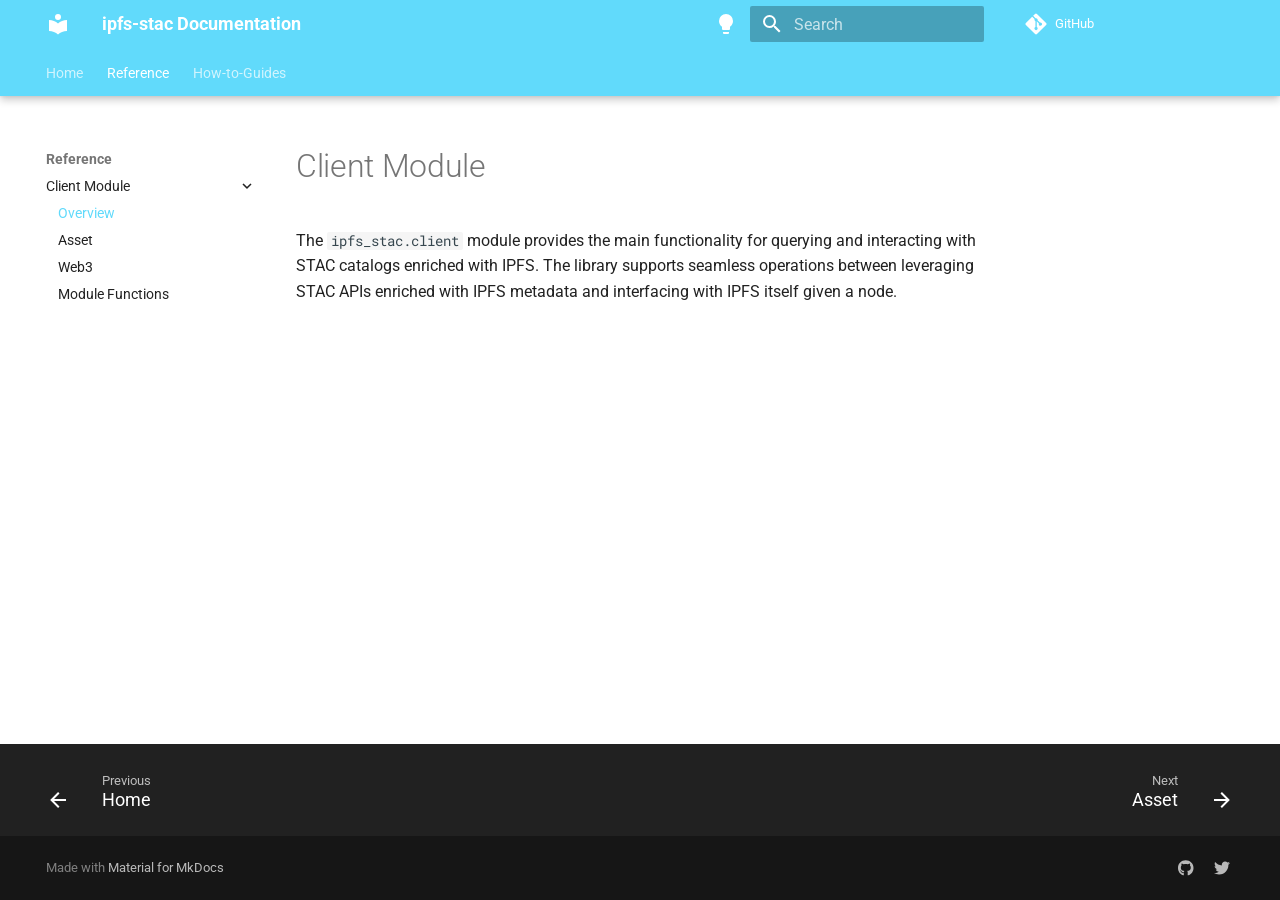
<file: client/index.html>
<!doctype html>
<html lang="en" class="no-js">
  <head>
    
      <meta charset="utf-8">
      <meta name="viewport" content="width=device-width,initial-scale=1">
      
      
      
      
        <link rel="prev" href="..">
      
      
        <link rel="next" href="../asset/">
      
      
      <link rel="icon" href="../assets/images/favicon.png">
      <meta name="generator" content="mkdocs-1.6.1, mkdocs-material-9.6.11">
    
    
      
        <title>Overview - ipfs-stac Documentation</title>
      
    
    
      <link rel="stylesheet" href="../assets/stylesheets/main.4af4bdda.min.css">
      
        
        <link rel="stylesheet" href="../assets/stylesheets/palette.06af60db.min.css">
      
      


    
    
      
    
    
      
        
        
        <link rel="preconnect" href="https://fonts.gstatic.com" crossorigin>
        <link rel="stylesheet" href="https://fonts.googleapis.com/css?family=Roboto:300,300i,400,400i,700,700i%7CRoboto+Mono:400,400i,700,700i&display=fallback">
        <style>:root{--md-text-font:"Roboto";--md-code-font:"Roboto Mono"}</style>
      
    
    
      <link rel="stylesheet" href="../assets/_mkdocstrings.css">
    
      <link rel="stylesheet" href="../stylesheets/extra.css">
    
    <script>__md_scope=new URL("..",location),__md_hash=e=>[...e].reduce(((e,_)=>(e<<5)-e+_.charCodeAt(0)),0),__md_get=(e,_=localStorage,t=__md_scope)=>JSON.parse(_.getItem(t.pathname+"."+e)),__md_set=(e,_,t=localStorage,a=__md_scope)=>{try{t.setItem(a.pathname+"."+e,JSON.stringify(_))}catch(e){}}</script>
    
      

    
    
    
  </head>
  
  
    
    
      
    
    
    
    
    <body dir="ltr" data-md-color-scheme="default" data-md-color-primary="indigo" data-md-color-accent="amber">
  
    
    <input class="md-toggle" data-md-toggle="drawer" type="checkbox" id="__drawer" autocomplete="off">
    <input class="md-toggle" data-md-toggle="search" type="checkbox" id="__search" autocomplete="off">
    <label class="md-overlay" for="__drawer"></label>
    <div data-md-component="skip">
      
        
        <a href="#client-module" class="md-skip">
          Skip to content
        </a>
      
    </div>
    <div data-md-component="announce">
      
    </div>
    
    
      

  

<header class="md-header md-header--shadow md-header--lifted" data-md-component="header">
  <nav class="md-header__inner md-grid" aria-label="Header">
    <a href=".." title="ipfs-stac Documentation" class="md-header__button md-logo" aria-label="ipfs-stac Documentation" data-md-component="logo">
      
  
  <svg xmlns="http://www.w3.org/2000/svg" viewBox="0 0 24 24"><path d="M12 8a3 3 0 0 0 3-3 3 3 0 0 0-3-3 3 3 0 0 0-3 3 3 3 0 0 0 3 3m0 3.54C9.64 9.35 6.5 8 3 8v11c3.5 0 6.64 1.35 9 3.54 2.36-2.19 5.5-3.54 9-3.54V8c-3.5 0-6.64 1.35-9 3.54"/></svg>

    </a>
    <label class="md-header__button md-icon" for="__drawer">
      
      <svg xmlns="http://www.w3.org/2000/svg" viewBox="0 0 24 24"><path d="M3 6h18v2H3zm0 5h18v2H3zm0 5h18v2H3z"/></svg>
    </label>
    <div class="md-header__title" data-md-component="header-title">
      <div class="md-header__ellipsis">
        <div class="md-header__topic">
          <span class="md-ellipsis">
            ipfs-stac Documentation
          </span>
        </div>
        <div class="md-header__topic" data-md-component="header-topic">
          <span class="md-ellipsis">
            
              Overview
            
          </span>
        </div>
      </div>
    </div>
    
      
        <form class="md-header__option" data-md-component="palette">
  
    
    
    
    <input class="md-option" data-md-color-media="(prefers-color-scheme: light)" data-md-color-scheme="default" data-md-color-primary="indigo" data-md-color-accent="amber"  aria-label="Switch to dark mode"  type="radio" name="__palette" id="__palette_0">
    
      <label class="md-header__button md-icon" title="Switch to dark mode" for="__palette_1" hidden>
        <svg xmlns="http://www.w3.org/2000/svg" viewBox="0 0 24 24"><path d="M12 2a7 7 0 0 0-7 7c0 2.38 1.19 4.47 3 5.74V17a1 1 0 0 0 1 1h6a1 1 0 0 0 1-1v-2.26c1.81-1.27 3-3.36 3-5.74a7 7 0 0 0-7-7M9 21a1 1 0 0 0 1 1h4a1 1 0 0 0 1-1v-1H9z"/></svg>
      </label>
    
  
    
    
    
    <input class="md-option" data-md-color-media="(prefers-color-scheme: dark)" data-md-color-scheme="slate" data-md-color-primary="indigo" data-md-color-accent="amber"  aria-label="Switch to system preference"  type="radio" name="__palette" id="__palette_1">
    
      <label class="md-header__button md-icon" title="Switch to system preference" for="__palette_0" hidden>
        <svg xmlns="http://www.w3.org/2000/svg" viewBox="0 0 24 24"><path d="M12 2a7 7 0 0 1 7 7c0 2.38-1.19 4.47-3 5.74V17a1 1 0 0 1-1 1H9a1 1 0 0 1-1-1v-2.26C6.19 13.47 5 11.38 5 9a7 7 0 0 1 7-7M9 21v-1h6v1a1 1 0 0 1-1 1h-4a1 1 0 0 1-1-1m3-17a5 5 0 0 0-5 5c0 2.05 1.23 3.81 3 4.58V16h4v-2.42c1.77-.77 3-2.53 3-4.58a5 5 0 0 0-5-5"/></svg>
      </label>
    
  
</form>
      
    
    
      <script>var palette=__md_get("__palette");if(palette&&palette.color){if("(prefers-color-scheme)"===palette.color.media){var media=matchMedia("(prefers-color-scheme: light)"),input=document.querySelector(media.matches?"[data-md-color-media='(prefers-color-scheme: light)']":"[data-md-color-media='(prefers-color-scheme: dark)']");palette.color.media=input.getAttribute("data-md-color-media"),palette.color.scheme=input.getAttribute("data-md-color-scheme"),palette.color.primary=input.getAttribute("data-md-color-primary"),palette.color.accent=input.getAttribute("data-md-color-accent")}for(var[key,value]of Object.entries(palette.color))document.body.setAttribute("data-md-color-"+key,value)}</script>
    
    
    
      
      
        <label class="md-header__button md-icon" for="__search">
          
          <svg xmlns="http://www.w3.org/2000/svg" viewBox="0 0 24 24"><path d="M9.5 3A6.5 6.5 0 0 1 16 9.5c0 1.61-.59 3.09-1.56 4.23l.27.27h.79l5 5-1.5 1.5-5-5v-.79l-.27-.27A6.52 6.52 0 0 1 9.5 16 6.5 6.5 0 0 1 3 9.5 6.5 6.5 0 0 1 9.5 3m0 2C7 5 5 7 5 9.5S7 14 9.5 14 14 12 14 9.5 12 5 9.5 5"/></svg>
        </label>
        <div class="md-search" data-md-component="search" role="dialog">
  <label class="md-search__overlay" for="__search"></label>
  <div class="md-search__inner" role="search">
    <form class="md-search__form" name="search">
      <input type="text" class="md-search__input" name="query" aria-label="Search" placeholder="Search" autocapitalize="off" autocorrect="off" autocomplete="off" spellcheck="false" data-md-component="search-query" required>
      <label class="md-search__icon md-icon" for="__search">
        
        <svg xmlns="http://www.w3.org/2000/svg" viewBox="0 0 24 24"><path d="M9.5 3A6.5 6.5 0 0 1 16 9.5c0 1.61-.59 3.09-1.56 4.23l.27.27h.79l5 5-1.5 1.5-5-5v-.79l-.27-.27A6.52 6.52 0 0 1 9.5 16 6.5 6.5 0 0 1 3 9.5 6.5 6.5 0 0 1 9.5 3m0 2C7 5 5 7 5 9.5S7 14 9.5 14 14 12 14 9.5 12 5 9.5 5"/></svg>
        
        <svg xmlns="http://www.w3.org/2000/svg" viewBox="0 0 24 24"><path d="M20 11v2H8l5.5 5.5-1.42 1.42L4.16 12l7.92-7.92L13.5 5.5 8 11z"/></svg>
      </label>
      <nav class="md-search__options" aria-label="Search">
        
          <a href="javascript:void(0)" class="md-search__icon md-icon" title="Share" aria-label="Share" data-clipboard data-clipboard-text="" data-md-component="search-share" tabindex="-1">
            
            <svg xmlns="http://www.w3.org/2000/svg" viewBox="0 0 24 24"><path d="M18 16.08c-.76 0-1.44.3-1.96.77L8.91 12.7c.05-.23.09-.46.09-.7s-.04-.47-.09-.7l7.05-4.11c.54.5 1.25.81 2.04.81a3 3 0 0 0 3-3 3 3 0 0 0-3-3 3 3 0 0 0-3 3c0 .24.04.47.09.7L8.04 9.81C7.5 9.31 6.79 9 6 9a3 3 0 0 0-3 3 3 3 0 0 0 3 3c.79 0 1.5-.31 2.04-.81l7.12 4.15c-.05.21-.08.43-.08.66 0 1.61 1.31 2.91 2.92 2.91s2.92-1.3 2.92-2.91A2.92 2.92 0 0 0 18 16.08"/></svg>
          </a>
        
        <button type="reset" class="md-search__icon md-icon" title="Clear" aria-label="Clear" tabindex="-1">
          
          <svg xmlns="http://www.w3.org/2000/svg" viewBox="0 0 24 24"><path d="M19 6.41 17.59 5 12 10.59 6.41 5 5 6.41 10.59 12 5 17.59 6.41 19 12 13.41 17.59 19 19 17.59 13.41 12z"/></svg>
        </button>
      </nav>
      
        <div class="md-search__suggest" data-md-component="search-suggest"></div>
      
    </form>
    <div class="md-search__output">
      <div class="md-search__scrollwrap" tabindex="0" data-md-scrollfix>
        <div class="md-search-result" data-md-component="search-result">
          <div class="md-search-result__meta">
            Initializing search
          </div>
          <ol class="md-search-result__list" role="presentation"></ol>
        </div>
      </div>
    </div>
  </div>
</div>
      
    
    
      <div class="md-header__source">
        <a href="https://github.com/DecentralizedGeo/ipfs-stac" title="Go to repository" class="md-source" data-md-component="source">
  <div class="md-source__icon md-icon">
    
    <svg xmlns="http://www.w3.org/2000/svg" viewBox="0 0 448 512"><!--! Font Awesome Free 6.7.2 by @fontawesome - https://fontawesome.com License - https://fontawesome.com/license/free (Icons: CC BY 4.0, Fonts: SIL OFL 1.1, Code: MIT License) Copyright 2024 Fonticons, Inc.--><path d="M439.55 236.05 244 40.45a28.87 28.87 0 0 0-40.81 0l-40.66 40.63 51.52 51.52c27.06-9.14 52.68 16.77 43.39 43.68l49.66 49.66c34.23-11.8 61.18 31 35.47 56.69-26.49 26.49-70.21-2.87-56-37.34L240.22 199v121.85c25.3 12.54 22.26 41.85 9.08 55a34.34 34.34 0 0 1-48.55 0c-17.57-17.6-11.07-46.91 11.25-56v-123c-20.8-8.51-24.6-30.74-18.64-45L142.57 101 8.45 235.14a28.86 28.86 0 0 0 0 40.81l195.61 195.6a28.86 28.86 0 0 0 40.8 0l194.69-194.69a28.86 28.86 0 0 0 0-40.81"/></svg>
  </div>
  <div class="md-source__repository">
    GitHub
  </div>
</a>
      </div>
    
  </nav>
  
    
      
<nav class="md-tabs" aria-label="Tabs" data-md-component="tabs">
  <div class="md-grid">
    <ul class="md-tabs__list">
      
        
  
  
  
  
    <li class="md-tabs__item">
      <a href=".." class="md-tabs__link">
        
  
  
    
  
  Home

      </a>
    </li>
  

      
        
  
  
  
    
  
  
    
    
      
  
  
  
    
  
  
    
    
      <li class="md-tabs__item md-tabs__item--active">
        <a href="./" class="md-tabs__link">
          
  
  
    
  
  Reference

        </a>
      </li>
    
  

    
  

      
        
  
  
  
  
    
    
      <li class="md-tabs__item">
        <a href="../examples/" class="md-tabs__link">
          
  
  
    
  
  How-to-Guides

        </a>
      </li>
    
  

      
    </ul>
  </div>
</nav>
    
  
</header>
    
    <div class="md-container" data-md-component="container">
      
      
        
      
      <main class="md-main" data-md-component="main">
        <div class="md-main__inner md-grid">
          
            
              
              <div class="md-sidebar md-sidebar--primary" data-md-component="sidebar" data-md-type="navigation" >
                <div class="md-sidebar__scrollwrap">
                  <div class="md-sidebar__inner">
                    


  


<nav class="md-nav md-nav--primary md-nav--lifted" aria-label="Navigation" data-md-level="0">
  <label class="md-nav__title" for="__drawer">
    <a href=".." title="ipfs-stac Documentation" class="md-nav__button md-logo" aria-label="ipfs-stac Documentation" data-md-component="logo">
      
  
  <svg xmlns="http://www.w3.org/2000/svg" viewBox="0 0 24 24"><path d="M12 8a3 3 0 0 0 3-3 3 3 0 0 0-3-3 3 3 0 0 0-3 3 3 3 0 0 0 3 3m0 3.54C9.64 9.35 6.5 8 3 8v11c3.5 0 6.64 1.35 9 3.54 2.36-2.19 5.5-3.54 9-3.54V8c-3.5 0-6.64 1.35-9 3.54"/></svg>

    </a>
    ipfs-stac Documentation
  </label>
  
    <div class="md-nav__source">
      <a href="https://github.com/DecentralizedGeo/ipfs-stac" title="Go to repository" class="md-source" data-md-component="source">
  <div class="md-source__icon md-icon">
    
    <svg xmlns="http://www.w3.org/2000/svg" viewBox="0 0 448 512"><!--! Font Awesome Free 6.7.2 by @fontawesome - https://fontawesome.com License - https://fontawesome.com/license/free (Icons: CC BY 4.0, Fonts: SIL OFL 1.1, Code: MIT License) Copyright 2024 Fonticons, Inc.--><path d="M439.55 236.05 244 40.45a28.87 28.87 0 0 0-40.81 0l-40.66 40.63 51.52 51.52c27.06-9.14 52.68 16.77 43.39 43.68l49.66 49.66c34.23-11.8 61.18 31 35.47 56.69-26.49 26.49-70.21-2.87-56-37.34L240.22 199v121.85c25.3 12.54 22.26 41.85 9.08 55a34.34 34.34 0 0 1-48.55 0c-17.57-17.6-11.07-46.91 11.25-56v-123c-20.8-8.51-24.6-30.74-18.64-45L142.57 101 8.45 235.14a28.86 28.86 0 0 0 0 40.81l195.61 195.6a28.86 28.86 0 0 0 40.8 0l194.69-194.69a28.86 28.86 0 0 0 0-40.81"/></svg>
  </div>
  <div class="md-source__repository">
    GitHub
  </div>
</a>
    </div>
  
  <ul class="md-nav__list" data-md-scrollfix>
    
      
      
  
  
  
  
    <li class="md-nav__item">
      <a href=".." class="md-nav__link">
        
  
  
  <span class="md-ellipsis">
    Home
    
  </span>
  

      </a>
    </li>
  

    
      
      
  
  
    
  
  
  
    
    
      
        
      
    
    
    
      
        
        
      
      
    
    
    <li class="md-nav__item md-nav__item--active md-nav__item--section md-nav__item--nested">
      
        
        
        <input class="md-nav__toggle md-toggle " type="checkbox" id="__nav_2" checked>
        
          
          <label class="md-nav__link" for="__nav_2" id="__nav_2_label" tabindex="">
            
  
  
  <span class="md-ellipsis">
    Reference
    
  </span>
  

            <span class="md-nav__icon md-icon"></span>
          </label>
        
        <nav class="md-nav" data-md-level="1" aria-labelledby="__nav_2_label" aria-expanded="true">
          <label class="md-nav__title" for="__nav_2">
            <span class="md-nav__icon md-icon"></span>
            Reference
          </label>
          <ul class="md-nav__list" data-md-scrollfix>
            
              
                
  
  
    
  
  
  
    
    
      
        
      
        
      
        
      
        
      
    
    
    
      
      
    
    
    <li class="md-nav__item md-nav__item--active md-nav__item--nested">
      
        
        
        <input class="md-nav__toggle md-toggle " type="checkbox" id="__nav_2_1" checked>
        
          
          <label class="md-nav__link" for="__nav_2_1" id="__nav_2_1_label" tabindex="0">
            
  
  
  <span class="md-ellipsis">
    Client Module
    
  </span>
  

            <span class="md-nav__icon md-icon"></span>
          </label>
        
        <nav class="md-nav" data-md-level="2" aria-labelledby="__nav_2_1_label" aria-expanded="true">
          <label class="md-nav__title" for="__nav_2_1">
            <span class="md-nav__icon md-icon"></span>
            Client Module
          </label>
          <ul class="md-nav__list" data-md-scrollfix>
            
              
                
  
  
    
  
  
  
    <li class="md-nav__item md-nav__item--active">
      
      <input class="md-nav__toggle md-toggle" type="checkbox" id="__toc">
      
      
        
      
      
      <a href="./" class="md-nav__link md-nav__link--active">
        
  
  
  <span class="md-ellipsis">
    Overview
    
  </span>
  

      </a>
      
    </li>
  

              
            
              
                
  
  
  
  
    <li class="md-nav__item">
      <a href="../asset/" class="md-nav__link">
        
  
  
  <span class="md-ellipsis">
    Asset
    
  </span>
  

      </a>
    </li>
  

              
            
              
                
  
  
  
  
    <li class="md-nav__item">
      <a href="../web3/" class="md-nav__link">
        
  
  
  <span class="md-ellipsis">
    Web3
    
  </span>
  

      </a>
    </li>
  

              
            
              
                
  
  
  
  
    <li class="md-nav__item">
      <a href="../functions/" class="md-nav__link">
        
  
  
  <span class="md-ellipsis">
    Module Functions
    
  </span>
  

      </a>
    </li>
  

              
            
          </ul>
        </nav>
      
    </li>
  

              
            
          </ul>
        </nav>
      
    </li>
  

    
      
      
  
  
  
  
    
    
      
        
      
        
      
    
    
    
      
      
    
    
    <li class="md-nav__item md-nav__item--nested">
      
        
        
        <input class="md-nav__toggle md-toggle " type="checkbox" id="__nav_3" >
        
          
          <label class="md-nav__link" for="__nav_3" id="__nav_3_label" tabindex="0">
            
  
  
  <span class="md-ellipsis">
    How-to-Guides
    
  </span>
  

            <span class="md-nav__icon md-icon"></span>
          </label>
        
        <nav class="md-nav" data-md-level="1" aria-labelledby="__nav_3_label" aria-expanded="false">
          <label class="md-nav__title" for="__nav_3">
            <span class="md-nav__icon md-icon"></span>
            How-to-Guides
          </label>
          <ul class="md-nav__list" data-md-scrollfix>
            
              
                
  
  
  
  
    <li class="md-nav__item">
      <a href="../examples/" class="md-nav__link">
        
  
  
  <span class="md-ellipsis">
    Examples
    
  </span>
  

      </a>
    </li>
  

              
            
              
                
  
  
  
  
    <li class="md-nav__item">
      <a href="../how-to-install/" class="md-nav__link">
        
  
  
  <span class="md-ellipsis">
    Install ipfs-stac
    
  </span>
  

      </a>
    </li>
  

              
            
          </ul>
        </nav>
      
    </li>
  

    
  </ul>
</nav>
                  </div>
                </div>
              </div>
            
            
              
              <div class="md-sidebar md-sidebar--secondary" data-md-component="sidebar" data-md-type="toc" >
                <div class="md-sidebar__scrollwrap">
                  <div class="md-sidebar__inner">
                    

<nav class="md-nav md-nav--secondary" aria-label="Table of contents">
  
  
  
    
  
  
</nav>
                  </div>
                </div>
              </div>
            
          
          
            <div class="md-content" data-md-component="content">
              <article class="md-content__inner md-typeset">
                
                  


  
  


<h1 id="client-module">Client Module</h1>
<p>The <code>ipfs_stac.client</code> module provides the main functionality for querying and interacting with STAC catalogs enriched with IPFS. The library supports seamless operations between leveraging STAC APIs enriched with IPFS metadata and interfacing with IPFS itself given a node.</p>












                
              </article>
            </div>
          
          
  <script>var tabs=__md_get("__tabs");if(Array.isArray(tabs))e:for(var set of document.querySelectorAll(".tabbed-set")){var labels=set.querySelector(".tabbed-labels");for(var tab of tabs)for(var label of labels.getElementsByTagName("label"))if(label.innerText.trim()===tab){var input=document.getElementById(label.htmlFor);input.checked=!0;continue e}}</script>

<script>var target=document.getElementById(location.hash.slice(1));target&&target.name&&(target.checked=target.name.startsWith("__tabbed_"))</script>
        </div>
        
          <button type="button" class="md-top md-icon" data-md-component="top" hidden>
  
  <svg xmlns="http://www.w3.org/2000/svg" viewBox="0 0 24 24"><path d="M13 20h-2V8l-5.5 5.5-1.42-1.42L12 4.16l7.92 7.92-1.42 1.42L13 8z"/></svg>
  Back to top
</button>
        
      </main>
      
        <footer class="md-footer">
  
    
      
      <nav class="md-footer__inner md-grid" aria-label="Footer" >
        
          
          <a href=".." class="md-footer__link md-footer__link--prev" aria-label="Previous: Home">
            <div class="md-footer__button md-icon">
              
              <svg xmlns="http://www.w3.org/2000/svg" viewBox="0 0 24 24"><path d="M20 11v2H8l5.5 5.5-1.42 1.42L4.16 12l7.92-7.92L13.5 5.5 8 11z"/></svg>
            </div>
            <div class="md-footer__title">
              <span class="md-footer__direction">
                Previous
              </span>
              <div class="md-ellipsis">
                Home
              </div>
            </div>
          </a>
        
        
          
          <a href="../asset/" class="md-footer__link md-footer__link--next" aria-label="Next: Asset">
            <div class="md-footer__title">
              <span class="md-footer__direction">
                Next
              </span>
              <div class="md-ellipsis">
                Asset
              </div>
            </div>
            <div class="md-footer__button md-icon">
              
              <svg xmlns="http://www.w3.org/2000/svg" viewBox="0 0 24 24"><path d="M4 11v2h12l-5.5 5.5 1.42 1.42L19.84 12l-7.92-7.92L10.5 5.5 16 11z"/></svg>
            </div>
          </a>
        
      </nav>
    
  
  <div class="md-footer-meta md-typeset">
    <div class="md-footer-meta__inner md-grid">
      <div class="md-copyright">
  
  
    Made with
    <a href="https://squidfunk.github.io/mkdocs-material/" target="_blank" rel="noopener">
      Material for MkDocs
    </a>
  
</div>
      
        <div class="md-social">
  
    
    
    
    
      
      
    
    <a href="https://github.com/DecentralizedGeo" target="_blank" rel="noopener" title="github.com" class="md-social__link">
      <svg xmlns="http://www.w3.org/2000/svg" viewBox="0 0 496 512"><!--! Font Awesome Free 6.7.2 by @fontawesome - https://fontawesome.com License - https://fontawesome.com/license/free (Icons: CC BY 4.0, Fonts: SIL OFL 1.1, Code: MIT License) Copyright 2024 Fonticons, Inc.--><path d="M165.9 397.4c0 2-2.3 3.6-5.2 3.6-3.3.3-5.6-1.3-5.6-3.6 0-2 2.3-3.6 5.2-3.6 3-.3 5.6 1.3 5.6 3.6m-31.1-4.5c-.7 2 1.3 4.3 4.3 4.9 2.6 1 5.6 0 6.2-2s-1.3-4.3-4.3-5.2c-2.6-.7-5.5.3-6.2 2.3m44.2-1.7c-2.9.7-4.9 2.6-4.6 4.9.3 2 2.9 3.3 5.9 2.6 2.9-.7 4.9-2.6 4.6-4.6-.3-1.9-3-3.2-5.9-2.9M244.8 8C106.1 8 0 113.3 0 252c0 110.9 69.8 205.8 169.5 239.2 12.8 2.3 17.3-5.6 17.3-12.1 0-6.2-.3-40.4-.3-61.4 0 0-70 15-84.7-29.8 0 0-11.4-29.1-27.8-36.6 0 0-22.9-15.7 1.6-15.4 0 0 24.9 2 38.6 25.8 21.9 38.6 58.6 27.5 72.9 20.9 2.3-16 8.8-27.1 16-33.7-55.9-6.2-112.3-14.3-112.3-110.5 0-27.5 7.6-41.3 23.6-58.9-2.6-6.5-11.1-33.3 2.6-67.9 20.9-6.5 69 27 69 27 20-5.6 41.5-8.5 62.8-8.5s42.8 2.9 62.8 8.5c0 0 48.1-33.6 69-27 13.7 34.7 5.2 61.4 2.6 67.9 16 17.7 25.8 31.5 25.8 58.9 0 96.5-58.9 104.2-114.8 110.5 9.2 7.9 17 22.9 17 46.4 0 33.7-.3 75.4-.3 83.6 0 6.5 4.6 14.4 17.3 12.1C428.2 457.8 496 362.9 496 252 496 113.3 383.5 8 244.8 8M97.2 352.9c-1.3 1-1 3.3.7 5.2 1.6 1.6 3.9 2.3 5.2 1 1.3-1 1-3.3-.7-5.2-1.6-1.6-3.9-2.3-5.2-1m-10.8-8.1c-.7 1.3.3 2.9 2.3 3.9 1.6 1 3.6.7 4.3-.7.7-1.3-.3-2.9-2.3-3.9-2-.6-3.6-.3-4.3.7m32.4 35.6c-1.6 1.3-1 4.3 1.3 6.2 2.3 2.3 5.2 2.6 6.5 1 1.3-1.3.7-4.3-1.3-6.2-2.2-2.3-5.2-2.6-6.5-1m-11.4-14.7c-1.6 1-1.6 3.6 0 5.9s4.3 3.3 5.6 2.3c1.6-1.3 1.6-3.9 0-6.2-1.4-2.3-4-3.3-5.6-2"/></svg>
    </a>
  
    
    
    
    
      
      
    
    <a href="https://twitter.com/easierdataorg" target="_blank" rel="noopener" title="twitter.com" class="md-social__link">
      <svg xmlns="http://www.w3.org/2000/svg" viewBox="0 0 512 512"><!--! Font Awesome Free 6.7.2 by @fontawesome - https://fontawesome.com License - https://fontawesome.com/license/free (Icons: CC BY 4.0, Fonts: SIL OFL 1.1, Code: MIT License) Copyright 2024 Fonticons, Inc.--><path d="M459.37 151.716c.325 4.548.325 9.097.325 13.645 0 138.72-105.583 298.558-298.558 298.558-59.452 0-114.68-17.219-161.137-47.106 8.447.974 16.568 1.299 25.34 1.299 49.055 0 94.213-16.568 130.274-44.832-46.132-.975-84.792-31.188-98.112-72.772 6.498.974 12.995 1.624 19.818 1.624 9.421 0 18.843-1.3 27.614-3.573-48.081-9.747-84.143-51.98-84.143-102.985v-1.299c13.969 7.797 30.214 12.67 47.431 13.319-28.264-18.843-46.781-51.005-46.781-87.391 0-19.492 5.197-37.36 14.294-52.954 51.655 63.675 129.3 105.258 216.365 109.807-1.624-7.797-2.599-15.918-2.599-24.04 0-57.828 46.782-104.934 104.934-104.934 30.213 0 57.502 12.67 76.67 33.137 23.715-4.548 46.456-13.32 66.599-25.34-7.798 24.366-24.366 44.833-46.132 57.827 21.117-2.273 41.584-8.122 60.426-16.243-14.292 20.791-32.161 39.308-52.628 54.253"/></svg>
    </a>
  
</div>
      
    </div>
  </div>
</footer>
      
    </div>
    <div class="md-dialog" data-md-component="dialog">
      <div class="md-dialog__inner md-typeset"></div>
    </div>
    
      <div class="md-progress" data-md-component="progress" role="progressbar"></div>
    
    
    
      
      <script id="__config" type="application/json">{"base": "..", "features": ["content.code.annotate", "content.code.copy", "content.footnote.tooltips", "content.tabs.link", "content.tooltips", "navigation.footer", "navigation.indexes", "navigation.instant", "navigation.instant.prefetch", "navigation.instant.progress", "navigation.path", "navigation.tabs", "navigation.tabs.sticky", "navigation.top", "navigation.tracking", "search.highlight", "search.share", "search.suggest", "toc.follow"], "search": "../assets/javascripts/workers/search.f8cc74c7.min.js", "tags": null, "translations": {"clipboard.copied": "Copied to clipboard", "clipboard.copy": "Copy to clipboard", "search.result.more.one": "1 more on this page", "search.result.more.other": "# more on this page", "search.result.none": "No matching documents", "search.result.one": "1 matching document", "search.result.other": "# matching documents", "search.result.placeholder": "Type to start searching", "search.result.term.missing": "Missing", "select.version": "Select version"}, "version": null}</script>
    
    
      <script src="../assets/javascripts/bundle.c8b220af.min.js"></script>
      
    
  </body>
</html>
</file>
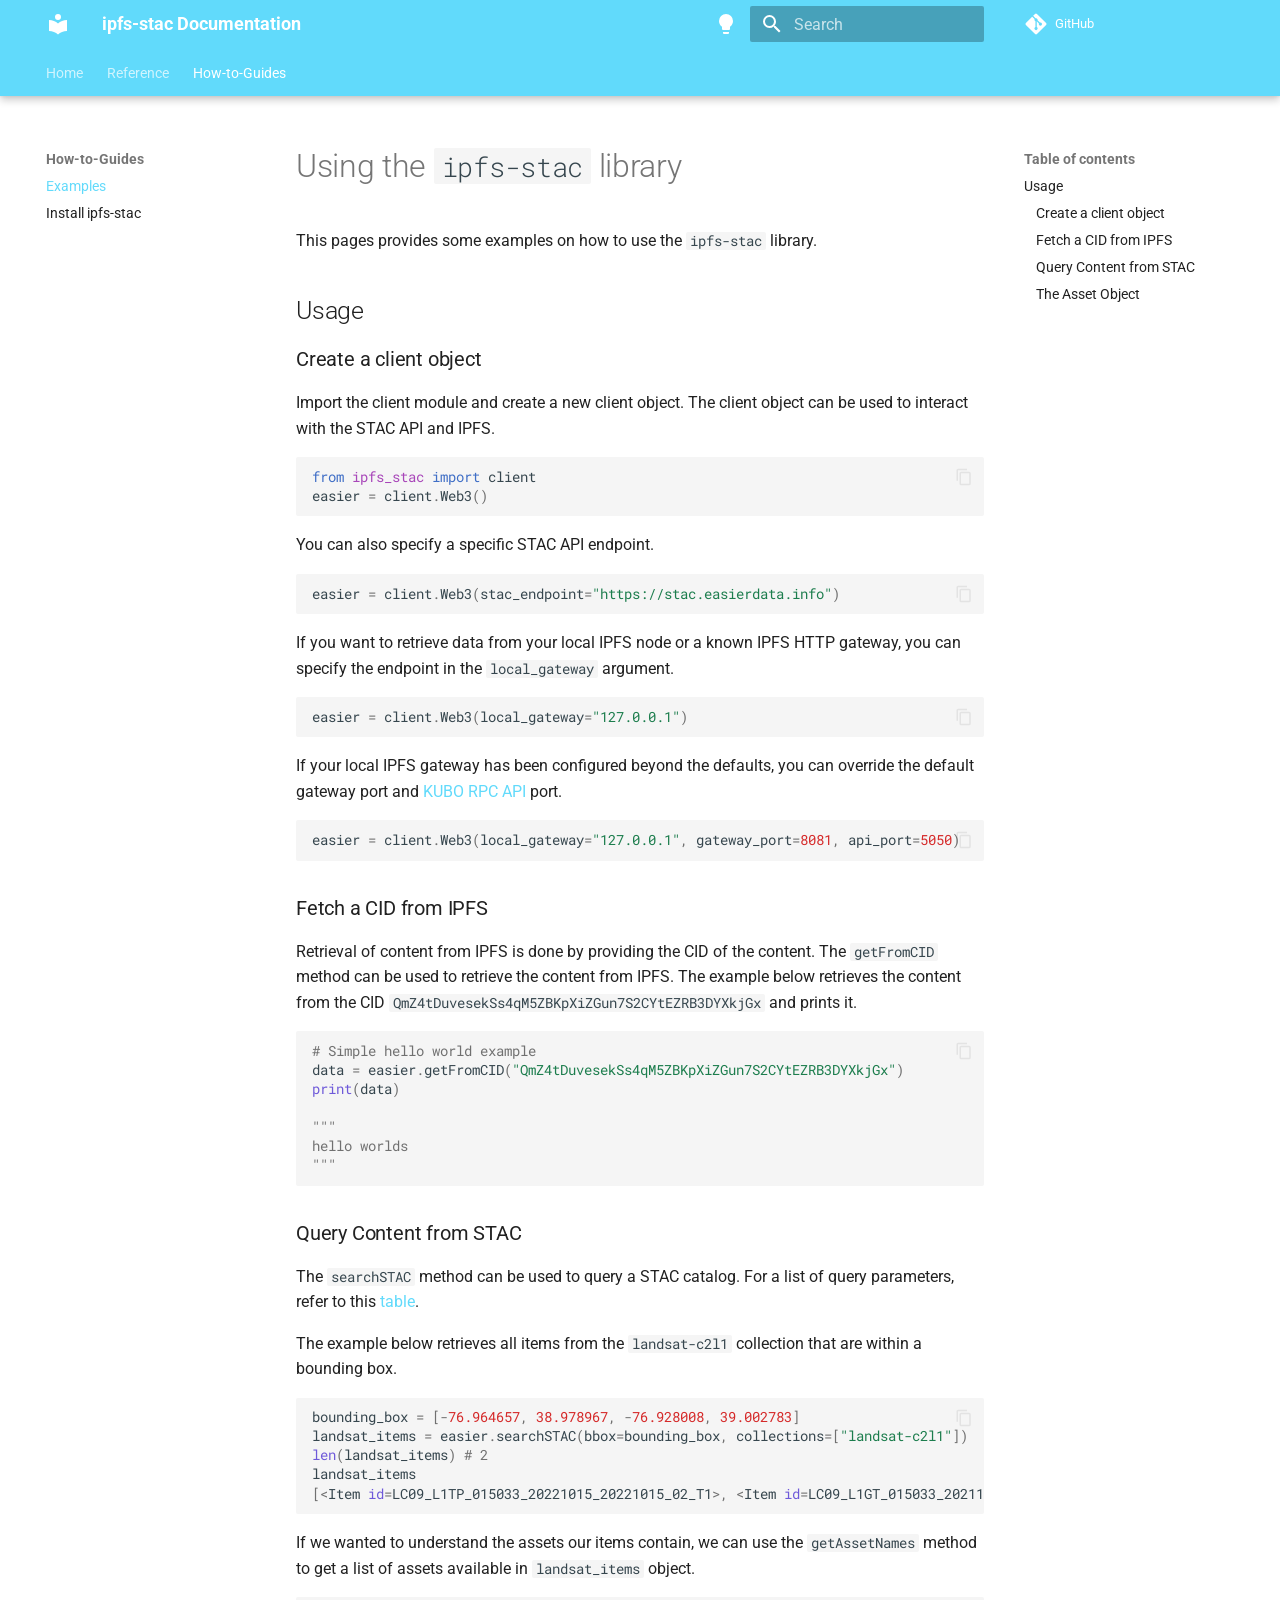
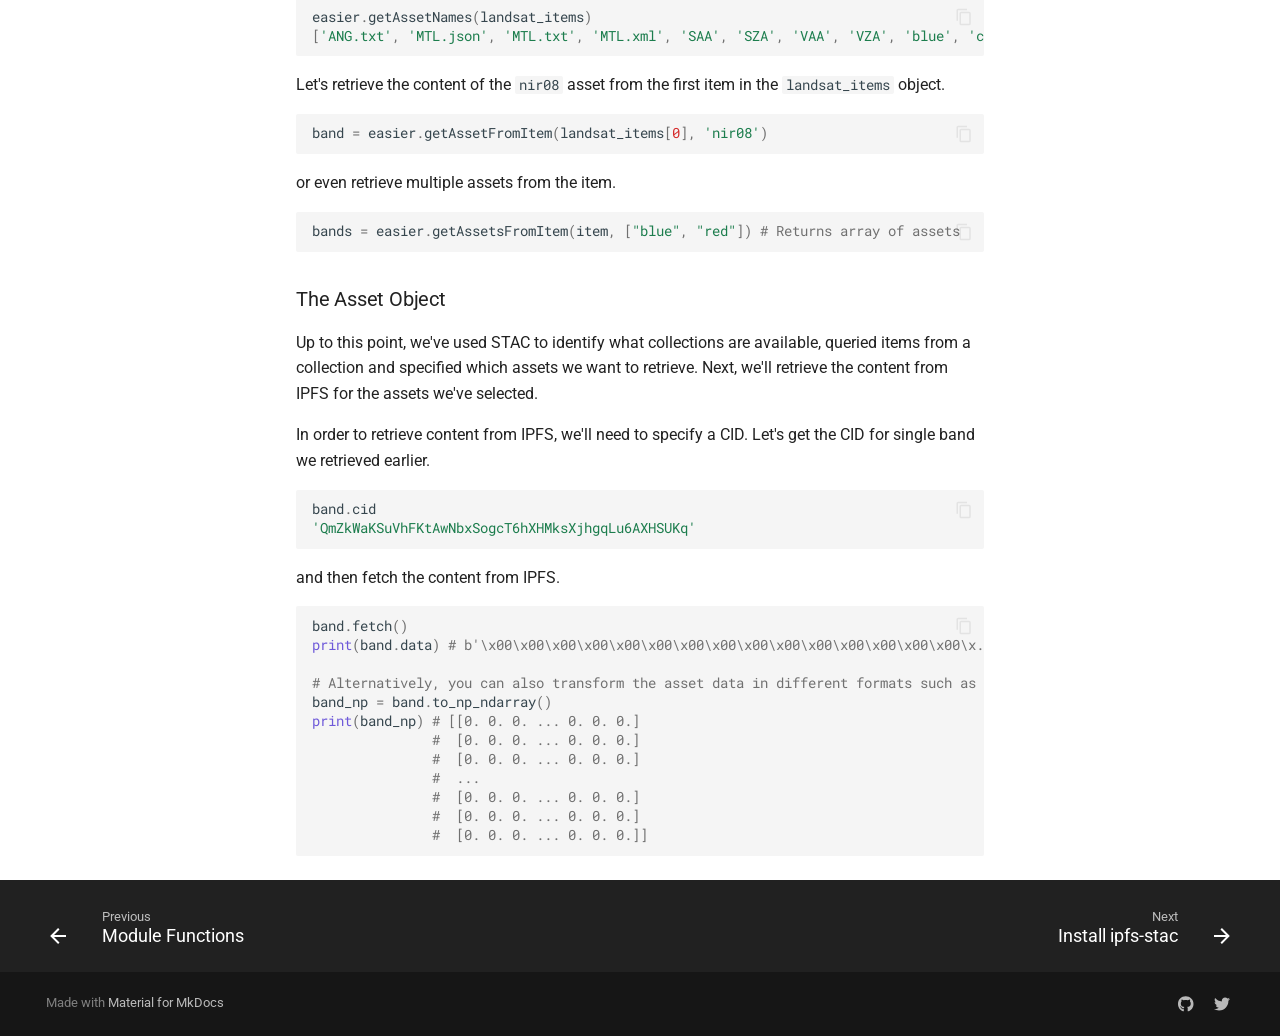
<file: examples/index.html>
<!doctype html>
<html lang="en" class="no-js">
  <head>
    
      <meta charset="utf-8">
      <meta name="viewport" content="width=device-width,initial-scale=1">
      
      
      
      
        <link rel="prev" href="../functions/">
      
      
        <link rel="next" href="../how-to-install/">
      
      
      <link rel="icon" href="../assets/images/favicon.png">
      <meta name="generator" content="mkdocs-1.6.1, mkdocs-material-9.6.11">
    
    
      
        <title>Examples - ipfs-stac Documentation</title>
      
    
    
      <link rel="stylesheet" href="../assets/stylesheets/main.4af4bdda.min.css">
      
        
        <link rel="stylesheet" href="../assets/stylesheets/palette.06af60db.min.css">
      
      


    
    
      
    
    
      
        
        
        <link rel="preconnect" href="https://fonts.gstatic.com" crossorigin>
        <link rel="stylesheet" href="https://fonts.googleapis.com/css?family=Roboto:300,300i,400,400i,700,700i%7CRoboto+Mono:400,400i,700,700i&display=fallback">
        <style>:root{--md-text-font:"Roboto";--md-code-font:"Roboto Mono"}</style>
      
    
    
      <link rel="stylesheet" href="../assets/_mkdocstrings.css">
    
      <link rel="stylesheet" href="../stylesheets/extra.css">
    
    <script>__md_scope=new URL("..",location),__md_hash=e=>[...e].reduce(((e,_)=>(e<<5)-e+_.charCodeAt(0)),0),__md_get=(e,_=localStorage,t=__md_scope)=>JSON.parse(_.getItem(t.pathname+"."+e)),__md_set=(e,_,t=localStorage,a=__md_scope)=>{try{t.setItem(a.pathname+"."+e,JSON.stringify(_))}catch(e){}}</script>
    
      

    
    
    
  </head>
  
  
    
    
      
    
    
    
    
    <body dir="ltr" data-md-color-scheme="default" data-md-color-primary="indigo" data-md-color-accent="amber">
  
    
    <input class="md-toggle" data-md-toggle="drawer" type="checkbox" id="__drawer" autocomplete="off">
    <input class="md-toggle" data-md-toggle="search" type="checkbox" id="__search" autocomplete="off">
    <label class="md-overlay" for="__drawer"></label>
    <div data-md-component="skip">
      
        
        <a href="#using-the-ipfs-stac-library" class="md-skip">
          Skip to content
        </a>
      
    </div>
    <div data-md-component="announce">
      
    </div>
    
    
      

  

<header class="md-header md-header--shadow md-header--lifted" data-md-component="header">
  <nav class="md-header__inner md-grid" aria-label="Header">
    <a href=".." title="ipfs-stac Documentation" class="md-header__button md-logo" aria-label="ipfs-stac Documentation" data-md-component="logo">
      
  
  <svg xmlns="http://www.w3.org/2000/svg" viewBox="0 0 24 24"><path d="M12 8a3 3 0 0 0 3-3 3 3 0 0 0-3-3 3 3 0 0 0-3 3 3 3 0 0 0 3 3m0 3.54C9.64 9.35 6.5 8 3 8v11c3.5 0 6.64 1.35 9 3.54 2.36-2.19 5.5-3.54 9-3.54V8c-3.5 0-6.64 1.35-9 3.54"/></svg>

    </a>
    <label class="md-header__button md-icon" for="__drawer">
      
      <svg xmlns="http://www.w3.org/2000/svg" viewBox="0 0 24 24"><path d="M3 6h18v2H3zm0 5h18v2H3zm0 5h18v2H3z"/></svg>
    </label>
    <div class="md-header__title" data-md-component="header-title">
      <div class="md-header__ellipsis">
        <div class="md-header__topic">
          <span class="md-ellipsis">
            ipfs-stac Documentation
          </span>
        </div>
        <div class="md-header__topic" data-md-component="header-topic">
          <span class="md-ellipsis">
            
              Examples
            
          </span>
        </div>
      </div>
    </div>
    
      
        <form class="md-header__option" data-md-component="palette">
  
    
    
    
    <input class="md-option" data-md-color-media="(prefers-color-scheme: light)" data-md-color-scheme="default" data-md-color-primary="indigo" data-md-color-accent="amber"  aria-label="Switch to dark mode"  type="radio" name="__palette" id="__palette_0">
    
      <label class="md-header__button md-icon" title="Switch to dark mode" for="__palette_1" hidden>
        <svg xmlns="http://www.w3.org/2000/svg" viewBox="0 0 24 24"><path d="M12 2a7 7 0 0 0-7 7c0 2.38 1.19 4.47 3 5.74V17a1 1 0 0 0 1 1h6a1 1 0 0 0 1-1v-2.26c1.81-1.27 3-3.36 3-5.74a7 7 0 0 0-7-7M9 21a1 1 0 0 0 1 1h4a1 1 0 0 0 1-1v-1H9z"/></svg>
      </label>
    
  
    
    
    
    <input class="md-option" data-md-color-media="(prefers-color-scheme: dark)" data-md-color-scheme="slate" data-md-color-primary="indigo" data-md-color-accent="amber"  aria-label="Switch to system preference"  type="radio" name="__palette" id="__palette_1">
    
      <label class="md-header__button md-icon" title="Switch to system preference" for="__palette_0" hidden>
        <svg xmlns="http://www.w3.org/2000/svg" viewBox="0 0 24 24"><path d="M12 2a7 7 0 0 1 7 7c0 2.38-1.19 4.47-3 5.74V17a1 1 0 0 1-1 1H9a1 1 0 0 1-1-1v-2.26C6.19 13.47 5 11.38 5 9a7 7 0 0 1 7-7M9 21v-1h6v1a1 1 0 0 1-1 1h-4a1 1 0 0 1-1-1m3-17a5 5 0 0 0-5 5c0 2.05 1.23 3.81 3 4.58V16h4v-2.42c1.77-.77 3-2.53 3-4.58a5 5 0 0 0-5-5"/></svg>
      </label>
    
  
</form>
      
    
    
      <script>var palette=__md_get("__palette");if(palette&&palette.color){if("(prefers-color-scheme)"===palette.color.media){var media=matchMedia("(prefers-color-scheme: light)"),input=document.querySelector(media.matches?"[data-md-color-media='(prefers-color-scheme: light)']":"[data-md-color-media='(prefers-color-scheme: dark)']");palette.color.media=input.getAttribute("data-md-color-media"),palette.color.scheme=input.getAttribute("data-md-color-scheme"),palette.color.primary=input.getAttribute("data-md-color-primary"),palette.color.accent=input.getAttribute("data-md-color-accent")}for(var[key,value]of Object.entries(palette.color))document.body.setAttribute("data-md-color-"+key,value)}</script>
    
    
    
      
      
        <label class="md-header__button md-icon" for="__search">
          
          <svg xmlns="http://www.w3.org/2000/svg" viewBox="0 0 24 24"><path d="M9.5 3A6.5 6.5 0 0 1 16 9.5c0 1.61-.59 3.09-1.56 4.23l.27.27h.79l5 5-1.5 1.5-5-5v-.79l-.27-.27A6.52 6.52 0 0 1 9.5 16 6.5 6.5 0 0 1 3 9.5 6.5 6.5 0 0 1 9.5 3m0 2C7 5 5 7 5 9.5S7 14 9.5 14 14 12 14 9.5 12 5 9.5 5"/></svg>
        </label>
        <div class="md-search" data-md-component="search" role="dialog">
  <label class="md-search__overlay" for="__search"></label>
  <div class="md-search__inner" role="search">
    <form class="md-search__form" name="search">
      <input type="text" class="md-search__input" name="query" aria-label="Search" placeholder="Search" autocapitalize="off" autocorrect="off" autocomplete="off" spellcheck="false" data-md-component="search-query" required>
      <label class="md-search__icon md-icon" for="__search">
        
        <svg xmlns="http://www.w3.org/2000/svg" viewBox="0 0 24 24"><path d="M9.5 3A6.5 6.5 0 0 1 16 9.5c0 1.61-.59 3.09-1.56 4.23l.27.27h.79l5 5-1.5 1.5-5-5v-.79l-.27-.27A6.52 6.52 0 0 1 9.5 16 6.5 6.5 0 0 1 3 9.5 6.5 6.5 0 0 1 9.5 3m0 2C7 5 5 7 5 9.5S7 14 9.5 14 14 12 14 9.5 12 5 9.5 5"/></svg>
        
        <svg xmlns="http://www.w3.org/2000/svg" viewBox="0 0 24 24"><path d="M20 11v2H8l5.5 5.5-1.42 1.42L4.16 12l7.92-7.92L13.5 5.5 8 11z"/></svg>
      </label>
      <nav class="md-search__options" aria-label="Search">
        
          <a href="javascript:void(0)" class="md-search__icon md-icon" title="Share" aria-label="Share" data-clipboard data-clipboard-text="" data-md-component="search-share" tabindex="-1">
            
            <svg xmlns="http://www.w3.org/2000/svg" viewBox="0 0 24 24"><path d="M18 16.08c-.76 0-1.44.3-1.96.77L8.91 12.7c.05-.23.09-.46.09-.7s-.04-.47-.09-.7l7.05-4.11c.54.5 1.25.81 2.04.81a3 3 0 0 0 3-3 3 3 0 0 0-3-3 3 3 0 0 0-3 3c0 .24.04.47.09.7L8.04 9.81C7.5 9.31 6.79 9 6 9a3 3 0 0 0-3 3 3 3 0 0 0 3 3c.79 0 1.5-.31 2.04-.81l7.12 4.15c-.05.21-.08.43-.08.66 0 1.61 1.31 2.91 2.92 2.91s2.92-1.3 2.92-2.91A2.92 2.92 0 0 0 18 16.08"/></svg>
          </a>
        
        <button type="reset" class="md-search__icon md-icon" title="Clear" aria-label="Clear" tabindex="-1">
          
          <svg xmlns="http://www.w3.org/2000/svg" viewBox="0 0 24 24"><path d="M19 6.41 17.59 5 12 10.59 6.41 5 5 6.41 10.59 12 5 17.59 6.41 19 12 13.41 17.59 19 19 17.59 13.41 12z"/></svg>
        </button>
      </nav>
      
        <div class="md-search__suggest" data-md-component="search-suggest"></div>
      
    </form>
    <div class="md-search__output">
      <div class="md-search__scrollwrap" tabindex="0" data-md-scrollfix>
        <div class="md-search-result" data-md-component="search-result">
          <div class="md-search-result__meta">
            Initializing search
          </div>
          <ol class="md-search-result__list" role="presentation"></ol>
        </div>
      </div>
    </div>
  </div>
</div>
      
    
    
      <div class="md-header__source">
        <a href="https://github.com/DecentralizedGeo/ipfs-stac" title="Go to repository" class="md-source" data-md-component="source">
  <div class="md-source__icon md-icon">
    
    <svg xmlns="http://www.w3.org/2000/svg" viewBox="0 0 448 512"><!--! Font Awesome Free 6.7.2 by @fontawesome - https://fontawesome.com License - https://fontawesome.com/license/free (Icons: CC BY 4.0, Fonts: SIL OFL 1.1, Code: MIT License) Copyright 2024 Fonticons, Inc.--><path d="M439.55 236.05 244 40.45a28.87 28.87 0 0 0-40.81 0l-40.66 40.63 51.52 51.52c27.06-9.14 52.68 16.77 43.39 43.68l49.66 49.66c34.23-11.8 61.18 31 35.47 56.69-26.49 26.49-70.21-2.87-56-37.34L240.22 199v121.85c25.3 12.54 22.26 41.85 9.08 55a34.34 34.34 0 0 1-48.55 0c-17.57-17.6-11.07-46.91 11.25-56v-123c-20.8-8.51-24.6-30.74-18.64-45L142.57 101 8.45 235.14a28.86 28.86 0 0 0 0 40.81l195.61 195.6a28.86 28.86 0 0 0 40.8 0l194.69-194.69a28.86 28.86 0 0 0 0-40.81"/></svg>
  </div>
  <div class="md-source__repository">
    GitHub
  </div>
</a>
      </div>
    
  </nav>
  
    
      
<nav class="md-tabs" aria-label="Tabs" data-md-component="tabs">
  <div class="md-grid">
    <ul class="md-tabs__list">
      
        
  
  
  
  
    <li class="md-tabs__item">
      <a href=".." class="md-tabs__link">
        
  
  
    
  
  Home

      </a>
    </li>
  

      
        
  
  
  
  
    
    
      
  
  
  
  
    
    
      <li class="md-tabs__item">
        <a href="../client/" class="md-tabs__link">
          
  
  
    
  
  Reference

        </a>
      </li>
    
  

    
  

      
        
  
  
  
    
  
  
    
    
      <li class="md-tabs__item md-tabs__item--active">
        <a href="./" class="md-tabs__link">
          
  
  
    
  
  How-to-Guides

        </a>
      </li>
    
  

      
    </ul>
  </div>
</nav>
    
  
</header>
    
    <div class="md-container" data-md-component="container">
      
      
        
      
      <main class="md-main" data-md-component="main">
        <div class="md-main__inner md-grid">
          
            
              
              <div class="md-sidebar md-sidebar--primary" data-md-component="sidebar" data-md-type="navigation" >
                <div class="md-sidebar__scrollwrap">
                  <div class="md-sidebar__inner">
                    


  


<nav class="md-nav md-nav--primary md-nav--lifted" aria-label="Navigation" data-md-level="0">
  <label class="md-nav__title" for="__drawer">
    <a href=".." title="ipfs-stac Documentation" class="md-nav__button md-logo" aria-label="ipfs-stac Documentation" data-md-component="logo">
      
  
  <svg xmlns="http://www.w3.org/2000/svg" viewBox="0 0 24 24"><path d="M12 8a3 3 0 0 0 3-3 3 3 0 0 0-3-3 3 3 0 0 0-3 3 3 3 0 0 0 3 3m0 3.54C9.64 9.35 6.5 8 3 8v11c3.5 0 6.64 1.35 9 3.54 2.36-2.19 5.5-3.54 9-3.54V8c-3.5 0-6.64 1.35-9 3.54"/></svg>

    </a>
    ipfs-stac Documentation
  </label>
  
    <div class="md-nav__source">
      <a href="https://github.com/DecentralizedGeo/ipfs-stac" title="Go to repository" class="md-source" data-md-component="source">
  <div class="md-source__icon md-icon">
    
    <svg xmlns="http://www.w3.org/2000/svg" viewBox="0 0 448 512"><!--! Font Awesome Free 6.7.2 by @fontawesome - https://fontawesome.com License - https://fontawesome.com/license/free (Icons: CC BY 4.0, Fonts: SIL OFL 1.1, Code: MIT License) Copyright 2024 Fonticons, Inc.--><path d="M439.55 236.05 244 40.45a28.87 28.87 0 0 0-40.81 0l-40.66 40.63 51.52 51.52c27.06-9.14 52.68 16.77 43.39 43.68l49.66 49.66c34.23-11.8 61.18 31 35.47 56.69-26.49 26.49-70.21-2.87-56-37.34L240.22 199v121.85c25.3 12.54 22.26 41.85 9.08 55a34.34 34.34 0 0 1-48.55 0c-17.57-17.6-11.07-46.91 11.25-56v-123c-20.8-8.51-24.6-30.74-18.64-45L142.57 101 8.45 235.14a28.86 28.86 0 0 0 0 40.81l195.61 195.6a28.86 28.86 0 0 0 40.8 0l194.69-194.69a28.86 28.86 0 0 0 0-40.81"/></svg>
  </div>
  <div class="md-source__repository">
    GitHub
  </div>
</a>
    </div>
  
  <ul class="md-nav__list" data-md-scrollfix>
    
      
      
  
  
  
  
    <li class="md-nav__item">
      <a href=".." class="md-nav__link">
        
  
  
  <span class="md-ellipsis">
    Home
    
  </span>
  

      </a>
    </li>
  

    
      
      
  
  
  
  
    
    
      
        
      
    
    
    
      
      
    
    
    <li class="md-nav__item md-nav__item--nested">
      
        
        
        <input class="md-nav__toggle md-toggle " type="checkbox" id="__nav_2" >
        
          
          <label class="md-nav__link" for="__nav_2" id="__nav_2_label" tabindex="0">
            
  
  
  <span class="md-ellipsis">
    Reference
    
  </span>
  

            <span class="md-nav__icon md-icon"></span>
          </label>
        
        <nav class="md-nav" data-md-level="1" aria-labelledby="__nav_2_label" aria-expanded="false">
          <label class="md-nav__title" for="__nav_2">
            <span class="md-nav__icon md-icon"></span>
            Reference
          </label>
          <ul class="md-nav__list" data-md-scrollfix>
            
              
                
  
  
  
  
    
    
      
        
      
        
      
        
      
        
      
    
    
    
      
      
    
    
    <li class="md-nav__item md-nav__item--nested">
      
        
        
        <input class="md-nav__toggle md-toggle " type="checkbox" id="__nav_2_1" >
        
          
          <label class="md-nav__link" for="__nav_2_1" id="__nav_2_1_label" tabindex="0">
            
  
  
  <span class="md-ellipsis">
    Client Module
    
  </span>
  

            <span class="md-nav__icon md-icon"></span>
          </label>
        
        <nav class="md-nav" data-md-level="2" aria-labelledby="__nav_2_1_label" aria-expanded="false">
          <label class="md-nav__title" for="__nav_2_1">
            <span class="md-nav__icon md-icon"></span>
            Client Module
          </label>
          <ul class="md-nav__list" data-md-scrollfix>
            
              
                
  
  
  
  
    <li class="md-nav__item">
      <a href="../client/" class="md-nav__link">
        
  
  
  <span class="md-ellipsis">
    Overview
    
  </span>
  

      </a>
    </li>
  

              
            
              
                
  
  
  
  
    <li class="md-nav__item">
      <a href="../asset/" class="md-nav__link">
        
  
  
  <span class="md-ellipsis">
    Asset
    
  </span>
  

      </a>
    </li>
  

              
            
              
                
  
  
  
  
    <li class="md-nav__item">
      <a href="../web3/" class="md-nav__link">
        
  
  
  <span class="md-ellipsis">
    Web3
    
  </span>
  

      </a>
    </li>
  

              
            
              
                
  
  
  
  
    <li class="md-nav__item">
      <a href="../functions/" class="md-nav__link">
        
  
  
  <span class="md-ellipsis">
    Module Functions
    
  </span>
  

      </a>
    </li>
  

              
            
          </ul>
        </nav>
      
    </li>
  

              
            
          </ul>
        </nav>
      
    </li>
  

    
      
      
  
  
    
  
  
  
    
    
      
        
      
        
      
    
    
    
      
        
        
      
      
    
    
    <li class="md-nav__item md-nav__item--active md-nav__item--section md-nav__item--nested">
      
        
        
        <input class="md-nav__toggle md-toggle " type="checkbox" id="__nav_3" checked>
        
          
          <label class="md-nav__link" for="__nav_3" id="__nav_3_label" tabindex="">
            
  
  
  <span class="md-ellipsis">
    How-to-Guides
    
  </span>
  

            <span class="md-nav__icon md-icon"></span>
          </label>
        
        <nav class="md-nav" data-md-level="1" aria-labelledby="__nav_3_label" aria-expanded="true">
          <label class="md-nav__title" for="__nav_3">
            <span class="md-nav__icon md-icon"></span>
            How-to-Guides
          </label>
          <ul class="md-nav__list" data-md-scrollfix>
            
              
                
  
  
    
  
  
  
    <li class="md-nav__item md-nav__item--active">
      
      <input class="md-nav__toggle md-toggle" type="checkbox" id="__toc">
      
      
        
      
      
        <label class="md-nav__link md-nav__link--active" for="__toc">
          
  
  
  <span class="md-ellipsis">
    Examples
    
  </span>
  

          <span class="md-nav__icon md-icon"></span>
        </label>
      
      <a href="./" class="md-nav__link md-nav__link--active">
        
  
  
  <span class="md-ellipsis">
    Examples
    
  </span>
  

      </a>
      
        

<nav class="md-nav md-nav--secondary" aria-label="Table of contents">
  
  
  
    
  
  
    <label class="md-nav__title" for="__toc">
      <span class="md-nav__icon md-icon"></span>
      Table of contents
    </label>
    <ul class="md-nav__list" data-md-component="toc" data-md-scrollfix>
      
        <li class="md-nav__item">
  <a href="#usage" class="md-nav__link">
    <span class="md-ellipsis">
      Usage
    </span>
  </a>
  
    <nav class="md-nav" aria-label="Usage">
      <ul class="md-nav__list">
        
          <li class="md-nav__item">
  <a href="#create-a-client-object" class="md-nav__link">
    <span class="md-ellipsis">
      Create a client object
    </span>
  </a>
  
</li>
        
          <li class="md-nav__item">
  <a href="#fetch-a-cid-from-ipfs" class="md-nav__link">
    <span class="md-ellipsis">
      Fetch a CID from IPFS
    </span>
  </a>
  
</li>
        
          <li class="md-nav__item">
  <a href="#query-content-from-stac" class="md-nav__link">
    <span class="md-ellipsis">
      Query Content from STAC
    </span>
  </a>
  
</li>
        
          <li class="md-nav__item">
  <a href="#the-asset-object" class="md-nav__link">
    <span class="md-ellipsis">
      The Asset Object
    </span>
  </a>
  
</li>
        
      </ul>
    </nav>
  
</li>
      
    </ul>
  
</nav>
      
    </li>
  

              
            
              
                
  
  
  
  
    <li class="md-nav__item">
      <a href="../how-to-install/" class="md-nav__link">
        
  
  
  <span class="md-ellipsis">
    Install ipfs-stac
    
  </span>
  

      </a>
    </li>
  

              
            
          </ul>
        </nav>
      
    </li>
  

    
  </ul>
</nav>
                  </div>
                </div>
              </div>
            
            
              
              <div class="md-sidebar md-sidebar--secondary" data-md-component="sidebar" data-md-type="toc" >
                <div class="md-sidebar__scrollwrap">
                  <div class="md-sidebar__inner">
                    

<nav class="md-nav md-nav--secondary" aria-label="Table of contents">
  
  
  
    
  
  
    <label class="md-nav__title" for="__toc">
      <span class="md-nav__icon md-icon"></span>
      Table of contents
    </label>
    <ul class="md-nav__list" data-md-component="toc" data-md-scrollfix>
      
        <li class="md-nav__item">
  <a href="#usage" class="md-nav__link">
    <span class="md-ellipsis">
      Usage
    </span>
  </a>
  
    <nav class="md-nav" aria-label="Usage">
      <ul class="md-nav__list">
        
          <li class="md-nav__item">
  <a href="#create-a-client-object" class="md-nav__link">
    <span class="md-ellipsis">
      Create a client object
    </span>
  </a>
  
</li>
        
          <li class="md-nav__item">
  <a href="#fetch-a-cid-from-ipfs" class="md-nav__link">
    <span class="md-ellipsis">
      Fetch a CID from IPFS
    </span>
  </a>
  
</li>
        
          <li class="md-nav__item">
  <a href="#query-content-from-stac" class="md-nav__link">
    <span class="md-ellipsis">
      Query Content from STAC
    </span>
  </a>
  
</li>
        
          <li class="md-nav__item">
  <a href="#the-asset-object" class="md-nav__link">
    <span class="md-ellipsis">
      The Asset Object
    </span>
  </a>
  
</li>
        
      </ul>
    </nav>
  
</li>
      
    </ul>
  
</nav>
                  </div>
                </div>
              </div>
            
          
          
            <div class="md-content" data-md-component="content">
              <article class="md-content__inner md-typeset">
                
                  


  
  


<h1 id="using-the-ipfs-stac-library">Using the <code>ipfs-stac</code> library</h1>
<p>This pages provides some examples on how to use the <code>ipfs-stac</code> library.</p>
<h2 id="usage">Usage</h2>
<h3 id="create-a-client-object">Create a client object</h3>
<p>Import the client module and create a new client object. The client object can be used to interact with the STAC API and IPFS.</p>
<div class="language-python highlight"><pre><span></span><code><span id="__span-0-1"><a id="__codelineno-0-1" name="__codelineno-0-1" href="#__codelineno-0-1"></a><span class="kn">from</span><span class="w"> </span><span class="nn">ipfs_stac</span><span class="w"> </span><span class="kn">import</span> <span class="n">client</span>
</span><span id="__span-0-2"><a id="__codelineno-0-2" name="__codelineno-0-2" href="#__codelineno-0-2"></a><span class="n">easier</span> <span class="o">=</span> <span class="n">client</span><span class="o">.</span><span class="n">Web3</span><span class="p">()</span>
</span></code></pre></div>
<p>You can also specify a specific STAC API endpoint.</p>
<div class="language-python highlight"><pre><span></span><code><span id="__span-1-1"><a id="__codelineno-1-1" name="__codelineno-1-1" href="#__codelineno-1-1"></a><span class="n">easier</span> <span class="o">=</span> <span class="n">client</span><span class="o">.</span><span class="n">Web3</span><span class="p">(</span><span class="n">stac_endpoint</span><span class="o">=</span><span class="s2">&quot;https://stac.easierdata.info&quot;</span><span class="p">)</span>
</span></code></pre></div>
<p>If you want to retrieve data from your local IPFS node or a known IPFS HTTP gateway, you can specify the endpoint in the <code>local_gateway</code> argument.</p>
<div class="language-python highlight"><pre><span></span><code><span id="__span-2-1"><a id="__codelineno-2-1" name="__codelineno-2-1" href="#__codelineno-2-1"></a><span class="n">easier</span> <span class="o">=</span> <span class="n">client</span><span class="o">.</span><span class="n">Web3</span><span class="p">(</span><span class="n">local_gateway</span><span class="o">=</span><span class="s2">&quot;127.0.0.1&quot;</span><span class="p">)</span>
</span></code></pre></div>
<p>If your local IPFS gateway has been configured beyond the defaults, you can override the default gateway port and <a href="https://docs.ipfs.tech/reference/kubo/rpc/">KUBO RPC API</a> port.</p>
<div class="language-python highlight"><pre><span></span><code><span id="__span-3-1"><a id="__codelineno-3-1" name="__codelineno-3-1" href="#__codelineno-3-1"></a><span class="n">easier</span> <span class="o">=</span> <span class="n">client</span><span class="o">.</span><span class="n">Web3</span><span class="p">(</span><span class="n">local_gateway</span><span class="o">=</span><span class="s2">&quot;127.0.0.1&quot;</span><span class="p">,</span> <span class="n">gateway_port</span><span class="o">=</span><span class="mi">8081</span><span class="p">,</span> <span class="n">api_port</span><span class="o">=</span><span class="mi">5050</span><span class="p">)</span>
</span></code></pre></div>
<h3 id="fetch-a-cid-from-ipfs">Fetch a CID from IPFS</h3>
<p>Retrieval of content from IPFS is done by providing the CID of the content. The <code>getFromCID</code> method can be used to retrieve the content from IPFS. The example below retrieves the content from the CID <code>QmZ4tDuvesekSs4qM5ZBKpXiZGun7S2CYtEZRB3DYXkjGx</code> and prints it.</p>
<div class="language-python highlight"><pre><span></span><code><span id="__span-4-1"><a id="__codelineno-4-1" name="__codelineno-4-1" href="#__codelineno-4-1"></a><span class="c1"># Simple hello world example</span>
</span><span id="__span-4-2"><a id="__codelineno-4-2" name="__codelineno-4-2" href="#__codelineno-4-2"></a><span class="n">data</span> <span class="o">=</span> <span class="n">easier</span><span class="o">.</span><span class="n">getFromCID</span><span class="p">(</span><span class="s2">&quot;QmZ4tDuvesekSs4qM5ZBKpXiZGun7S2CYtEZRB3DYXkjGx&quot;</span><span class="p">)</span>
</span><span id="__span-4-3"><a id="__codelineno-4-3" name="__codelineno-4-3" href="#__codelineno-4-3"></a><span class="nb">print</span><span class="p">(</span><span class="n">data</span><span class="p">)</span>
</span><span id="__span-4-4"><a id="__codelineno-4-4" name="__codelineno-4-4" href="#__codelineno-4-4"></a>
</span><span id="__span-4-5"><a id="__codelineno-4-5" name="__codelineno-4-5" href="#__codelineno-4-5"></a><span class="sd">&quot;&quot;&quot;</span>
</span><span id="__span-4-6"><a id="__codelineno-4-6" name="__codelineno-4-6" href="#__codelineno-4-6"></a><span class="sd">hello worlds</span>
</span><span id="__span-4-7"><a id="__codelineno-4-7" name="__codelineno-4-7" href="#__codelineno-4-7"></a><span class="sd">&quot;&quot;&quot;</span>
</span></code></pre></div>
<h3 id="query-content-from-stac">Query Content from STAC</h3>
<p>The <code>searchSTAC</code> method can be used to query a STAC catalog. For a list of query parameters, refer to this <a href="https://github.com/radiantearth/stac-api-spec/tree/release/v1.0.0/item-search#query-parameter-table">table</a>.</p>
<p>The example below retrieves all items from the <code>landsat-c2l1</code> collection that are within a bounding box.</p>
<div class="language-python highlight"><pre><span></span><code><span id="__span-5-1"><a id="__codelineno-5-1" name="__codelineno-5-1" href="#__codelineno-5-1"></a><span class="n">bounding_box</span> <span class="o">=</span> <span class="p">[</span><span class="o">-</span><span class="mf">76.964657</span><span class="p">,</span> <span class="mf">38.978967</span><span class="p">,</span> <span class="o">-</span><span class="mf">76.928008</span><span class="p">,</span> <span class="mf">39.002783</span><span class="p">]</span>
</span><span id="__span-5-2"><a id="__codelineno-5-2" name="__codelineno-5-2" href="#__codelineno-5-2"></a><span class="n">landsat_items</span> <span class="o">=</span> <span class="n">easier</span><span class="o">.</span><span class="n">searchSTAC</span><span class="p">(</span><span class="n">bbox</span><span class="o">=</span><span class="n">bounding_box</span><span class="p">,</span> <span class="n">collections</span><span class="o">=</span><span class="p">[</span><span class="s2">&quot;landsat-c2l1&quot;</span><span class="p">])</span> 
</span><span id="__span-5-3"><a id="__codelineno-5-3" name="__codelineno-5-3" href="#__codelineno-5-3"></a><span class="nb">len</span><span class="p">(</span><span class="n">landsat_items</span><span class="p">)</span> <span class="c1"># 2</span>
</span><span id="__span-5-4"><a id="__codelineno-5-4" name="__codelineno-5-4" href="#__codelineno-5-4"></a><span class="n">landsat_items</span>
</span><span id="__span-5-5"><a id="__codelineno-5-5" name="__codelineno-5-5" href="#__codelineno-5-5"></a><span class="p">[</span><span class="o">&lt;</span><span class="n">Item</span> <span class="nb">id</span><span class="o">=</span><span class="n">LC09_L1TP_015033_20221015_20221015_02_T1</span><span class="o">&gt;</span><span class="p">,</span> <span class="o">&lt;</span><span class="n">Item</span> <span class="nb">id</span><span class="o">=</span><span class="n">LC09_L1GT_015033_20211231_20220122_02_T2</span><span class="o">&gt;</span><span class="p">]</span>
</span></code></pre></div>
<p>If we wanted to understand the assets our items contain, we can use the <code>getAssetNames</code> method to get a list of assets available in <code>landsat_items</code> object.</p>
<div class="language-python highlight"><pre><span></span><code><span id="__span-6-1"><a id="__codelineno-6-1" name="__codelineno-6-1" href="#__codelineno-6-1"></a><span class="n">easier</span><span class="o">.</span><span class="n">getAssetNames</span><span class="p">(</span><span class="n">landsat_items</span><span class="p">)</span>
</span><span id="__span-6-2"><a id="__codelineno-6-2" name="__codelineno-6-2" href="#__codelineno-6-2"></a><span class="p">[</span><span class="s1">&#39;ANG.txt&#39;</span><span class="p">,</span> <span class="s1">&#39;MTL.json&#39;</span><span class="p">,</span> <span class="s1">&#39;MTL.txt&#39;</span><span class="p">,</span> <span class="s1">&#39;MTL.xml&#39;</span><span class="p">,</span> <span class="s1">&#39;SAA&#39;</span><span class="p">,</span> <span class="s1">&#39;SZA&#39;</span><span class="p">,</span> <span class="s1">&#39;VAA&#39;</span><span class="p">,</span> <span class="s1">&#39;VZA&#39;</span><span class="p">,</span> <span class="s1">&#39;blue&#39;</span><span class="p">,</span> <span class="s1">&#39;cirrus&#39;</span><span class="p">,</span> <span class="s1">&#39;coastal&#39;</span><span class="p">,</span> <span class="s1">&#39;green&#39;</span><span class="p">,</span> <span class="s1">&#39;index&#39;</span><span class="p">,</span> <span class="s1">&#39;lwir11&#39;</span><span class="p">,</span> <span class="s1">&#39;lwir12&#39;</span><span class="p">,</span> <span class="s1">&#39;nir08&#39;</span><span class="p">,</span> <span class="s1">&#39;pan&#39;</span><span class="p">,</span> <span class="s1">&#39;qa_pixel&#39;</span><span class="p">,</span> <span class="s1">&#39;qa_radsat&#39;</span><span class="p">,</span> <span class="s1">&#39;red&#39;</span><span class="p">,</span> <span class="s1">&#39;reduced_resolution_browse&#39;</span><span class="p">,</span> <span class="s1">&#39;swir16&#39;</span><span class="p">,</span> <span class="s1">&#39;swir22&#39;</span><span class="p">,</span> <span class="s1">&#39;thumbnail&#39;</span><span class="p">]</span>
</span></code></pre></div>
<p>Let's retrieve the content of the <code>nir08</code> asset from the first item in the <code>landsat_items</code> object.</p>
<div class="language-python highlight"><pre><span></span><code><span id="__span-7-1"><a id="__codelineno-7-1" name="__codelineno-7-1" href="#__codelineno-7-1"></a><span class="n">band</span> <span class="o">=</span> <span class="n">easier</span><span class="o">.</span><span class="n">getAssetFromItem</span><span class="p">(</span><span class="n">landsat_items</span><span class="p">[</span><span class="mi">0</span><span class="p">],</span> <span class="s1">&#39;nir08&#39;</span><span class="p">)</span>
</span></code></pre></div>
<p>or even retrieve multiple assets from the item.</p>
<div class="language-python highlight"><pre><span></span><code><span id="__span-8-1"><a id="__codelineno-8-1" name="__codelineno-8-1" href="#__codelineno-8-1"></a><span class="n">bands</span> <span class="o">=</span> <span class="n">easier</span><span class="o">.</span><span class="n">getAssetsFromItem</span><span class="p">(</span><span class="n">item</span><span class="p">,</span> <span class="p">[</span><span class="s2">&quot;blue&quot;</span><span class="p">,</span> <span class="s2">&quot;red&quot;</span><span class="p">])</span> <span class="c1"># Returns array of assets</span>
</span></code></pre></div>
<h3 id="the-asset-object">The Asset Object</h3>
<p>Up to this point, we've used STAC to identify what collections are available, queried items from a collection and specified which assets we want to retrieve. Next, we'll retrieve the content from IPFS for the assets we've selected.</p>
<p>In order to retrieve content from IPFS, we'll need to specify a CID.  Let's get the CID for single band we retrieved earlier.</p>
<div class="language-python highlight"><pre><span></span><code><span id="__span-9-1"><a id="__codelineno-9-1" name="__codelineno-9-1" href="#__codelineno-9-1"></a><span class="n">band</span><span class="o">.</span><span class="n">cid</span>
</span><span id="__span-9-2"><a id="__codelineno-9-2" name="__codelineno-9-2" href="#__codelineno-9-2"></a><span class="s1">&#39;QmZkWaKSuVhFKtAwNbxSogcT6hXHMksXjhgqLu6AXHSUKq&#39;</span>
</span></code></pre></div>
<p>and then fetch the content from IPFS.</p>
<div class="language-python highlight"><pre><span></span><code><span id="__span-10-1"><a id="__codelineno-10-1" name="__codelineno-10-1" href="#__codelineno-10-1"></a><span class="n">band</span><span class="o">.</span><span class="n">fetch</span><span class="p">()</span>
</span><span id="__span-10-2"><a id="__codelineno-10-2" name="__codelineno-10-2" href="#__codelineno-10-2"></a><span class="nb">print</span><span class="p">(</span><span class="n">band</span><span class="o">.</span><span class="n">data</span><span class="p">)</span> <span class="c1"># b&#39;\x00\x00\x00\x00\x00\x00\x00\x00\x00\x00\x00\x00\x00\x00\x00\x...</span>
</span><span id="__span-10-3"><a id="__codelineno-10-3" name="__codelineno-10-3" href="#__codelineno-10-3"></a>
</span><span id="__span-10-4"><a id="__codelineno-10-4" name="__codelineno-10-4" href="#__codelineno-10-4"></a><span class="c1"># Alternatively, you can also transform the asset data in different formats such as a numpy array</span>
</span><span id="__span-10-5"><a id="__codelineno-10-5" name="__codelineno-10-5" href="#__codelineno-10-5"></a><span class="n">band_np</span> <span class="o">=</span> <span class="n">band</span><span class="o">.</span><span class="n">to_np_ndarray</span><span class="p">()</span>
</span><span id="__span-10-6"><a id="__codelineno-10-6" name="__codelineno-10-6" href="#__codelineno-10-6"></a><span class="nb">print</span><span class="p">(</span><span class="n">band_np</span><span class="p">)</span> <span class="c1"># [[0. 0. 0. ... 0. 0. 0.]</span>
</span><span id="__span-10-7"><a id="__codelineno-10-7" name="__codelineno-10-7" href="#__codelineno-10-7"></a>               <span class="c1">#  [0. 0. 0. ... 0. 0. 0.]</span>
</span><span id="__span-10-8"><a id="__codelineno-10-8" name="__codelineno-10-8" href="#__codelineno-10-8"></a>               <span class="c1">#  [0. 0. 0. ... 0. 0. 0.]</span>
</span><span id="__span-10-9"><a id="__codelineno-10-9" name="__codelineno-10-9" href="#__codelineno-10-9"></a>               <span class="c1">#  ...</span>
</span><span id="__span-10-10"><a id="__codelineno-10-10" name="__codelineno-10-10" href="#__codelineno-10-10"></a>               <span class="c1">#  [0. 0. 0. ... 0. 0. 0.]</span>
</span><span id="__span-10-11"><a id="__codelineno-10-11" name="__codelineno-10-11" href="#__codelineno-10-11"></a>               <span class="c1">#  [0. 0. 0. ... 0. 0. 0.]</span>
</span><span id="__span-10-12"><a id="__codelineno-10-12" name="__codelineno-10-12" href="#__codelineno-10-12"></a>               <span class="c1">#  [0. 0. 0. ... 0. 0. 0.]]</span>
</span></code></pre></div>












                
              </article>
            </div>
          
          
  <script>var tabs=__md_get("__tabs");if(Array.isArray(tabs))e:for(var set of document.querySelectorAll(".tabbed-set")){var labels=set.querySelector(".tabbed-labels");for(var tab of tabs)for(var label of labels.getElementsByTagName("label"))if(label.innerText.trim()===tab){var input=document.getElementById(label.htmlFor);input.checked=!0;continue e}}</script>

<script>var target=document.getElementById(location.hash.slice(1));target&&target.name&&(target.checked=target.name.startsWith("__tabbed_"))</script>
        </div>
        
          <button type="button" class="md-top md-icon" data-md-component="top" hidden>
  
  <svg xmlns="http://www.w3.org/2000/svg" viewBox="0 0 24 24"><path d="M13 20h-2V8l-5.5 5.5-1.42-1.42L12 4.16l7.92 7.92-1.42 1.42L13 8z"/></svg>
  Back to top
</button>
        
      </main>
      
        <footer class="md-footer">
  
    
      
      <nav class="md-footer__inner md-grid" aria-label="Footer" >
        
          
          <a href="../functions/" class="md-footer__link md-footer__link--prev" aria-label="Previous: Module Functions">
            <div class="md-footer__button md-icon">
              
              <svg xmlns="http://www.w3.org/2000/svg" viewBox="0 0 24 24"><path d="M20 11v2H8l5.5 5.5-1.42 1.42L4.16 12l7.92-7.92L13.5 5.5 8 11z"/></svg>
            </div>
            <div class="md-footer__title">
              <span class="md-footer__direction">
                Previous
              </span>
              <div class="md-ellipsis">
                Module Functions
              </div>
            </div>
          </a>
        
        
          
          <a href="../how-to-install/" class="md-footer__link md-footer__link--next" aria-label="Next: Install ipfs-stac">
            <div class="md-footer__title">
              <span class="md-footer__direction">
                Next
              </span>
              <div class="md-ellipsis">
                Install ipfs-stac
              </div>
            </div>
            <div class="md-footer__button md-icon">
              
              <svg xmlns="http://www.w3.org/2000/svg" viewBox="0 0 24 24"><path d="M4 11v2h12l-5.5 5.5 1.42 1.42L19.84 12l-7.92-7.92L10.5 5.5 16 11z"/></svg>
            </div>
          </a>
        
      </nav>
    
  
  <div class="md-footer-meta md-typeset">
    <div class="md-footer-meta__inner md-grid">
      <div class="md-copyright">
  
  
    Made with
    <a href="https://squidfunk.github.io/mkdocs-material/" target="_blank" rel="noopener">
      Material for MkDocs
    </a>
  
</div>
      
        <div class="md-social">
  
    
    
    
    
      
      
    
    <a href="https://github.com/DecentralizedGeo" target="_blank" rel="noopener" title="github.com" class="md-social__link">
      <svg xmlns="http://www.w3.org/2000/svg" viewBox="0 0 496 512"><!--! Font Awesome Free 6.7.2 by @fontawesome - https://fontawesome.com License - https://fontawesome.com/license/free (Icons: CC BY 4.0, Fonts: SIL OFL 1.1, Code: MIT License) Copyright 2024 Fonticons, Inc.--><path d="M165.9 397.4c0 2-2.3 3.6-5.2 3.6-3.3.3-5.6-1.3-5.6-3.6 0-2 2.3-3.6 5.2-3.6 3-.3 5.6 1.3 5.6 3.6m-31.1-4.5c-.7 2 1.3 4.3 4.3 4.9 2.6 1 5.6 0 6.2-2s-1.3-4.3-4.3-5.2c-2.6-.7-5.5.3-6.2 2.3m44.2-1.7c-2.9.7-4.9 2.6-4.6 4.9.3 2 2.9 3.3 5.9 2.6 2.9-.7 4.9-2.6 4.6-4.6-.3-1.9-3-3.2-5.9-2.9M244.8 8C106.1 8 0 113.3 0 252c0 110.9 69.8 205.8 169.5 239.2 12.8 2.3 17.3-5.6 17.3-12.1 0-6.2-.3-40.4-.3-61.4 0 0-70 15-84.7-29.8 0 0-11.4-29.1-27.8-36.6 0 0-22.9-15.7 1.6-15.4 0 0 24.9 2 38.6 25.8 21.9 38.6 58.6 27.5 72.9 20.9 2.3-16 8.8-27.1 16-33.7-55.9-6.2-112.3-14.3-112.3-110.5 0-27.5 7.6-41.3 23.6-58.9-2.6-6.5-11.1-33.3 2.6-67.9 20.9-6.5 69 27 69 27 20-5.6 41.5-8.5 62.8-8.5s42.8 2.9 62.8 8.5c0 0 48.1-33.6 69-27 13.7 34.7 5.2 61.4 2.6 67.9 16 17.7 25.8 31.5 25.8 58.9 0 96.5-58.9 104.2-114.8 110.5 9.2 7.9 17 22.9 17 46.4 0 33.7-.3 75.4-.3 83.6 0 6.5 4.6 14.4 17.3 12.1C428.2 457.8 496 362.9 496 252 496 113.3 383.5 8 244.8 8M97.2 352.9c-1.3 1-1 3.3.7 5.2 1.6 1.6 3.9 2.3 5.2 1 1.3-1 1-3.3-.7-5.2-1.6-1.6-3.9-2.3-5.2-1m-10.8-8.1c-.7 1.3.3 2.9 2.3 3.9 1.6 1 3.6.7 4.3-.7.7-1.3-.3-2.9-2.3-3.9-2-.6-3.6-.3-4.3.7m32.4 35.6c-1.6 1.3-1 4.3 1.3 6.2 2.3 2.3 5.2 2.6 6.5 1 1.3-1.3.7-4.3-1.3-6.2-2.2-2.3-5.2-2.6-6.5-1m-11.4-14.7c-1.6 1-1.6 3.6 0 5.9s4.3 3.3 5.6 2.3c1.6-1.3 1.6-3.9 0-6.2-1.4-2.3-4-3.3-5.6-2"/></svg>
    </a>
  
    
    
    
    
      
      
    
    <a href="https://twitter.com/easierdataorg" target="_blank" rel="noopener" title="twitter.com" class="md-social__link">
      <svg xmlns="http://www.w3.org/2000/svg" viewBox="0 0 512 512"><!--! Font Awesome Free 6.7.2 by @fontawesome - https://fontawesome.com License - https://fontawesome.com/license/free (Icons: CC BY 4.0, Fonts: SIL OFL 1.1, Code: MIT License) Copyright 2024 Fonticons, Inc.--><path d="M459.37 151.716c.325 4.548.325 9.097.325 13.645 0 138.72-105.583 298.558-298.558 298.558-59.452 0-114.68-17.219-161.137-47.106 8.447.974 16.568 1.299 25.34 1.299 49.055 0 94.213-16.568 130.274-44.832-46.132-.975-84.792-31.188-98.112-72.772 6.498.974 12.995 1.624 19.818 1.624 9.421 0 18.843-1.3 27.614-3.573-48.081-9.747-84.143-51.98-84.143-102.985v-1.299c13.969 7.797 30.214 12.67 47.431 13.319-28.264-18.843-46.781-51.005-46.781-87.391 0-19.492 5.197-37.36 14.294-52.954 51.655 63.675 129.3 105.258 216.365 109.807-1.624-7.797-2.599-15.918-2.599-24.04 0-57.828 46.782-104.934 104.934-104.934 30.213 0 57.502 12.67 76.67 33.137 23.715-4.548 46.456-13.32 66.599-25.34-7.798 24.366-24.366 44.833-46.132 57.827 21.117-2.273 41.584-8.122 60.426-16.243-14.292 20.791-32.161 39.308-52.628 54.253"/></svg>
    </a>
  
</div>
      
    </div>
  </div>
</footer>
      
    </div>
    <div class="md-dialog" data-md-component="dialog">
      <div class="md-dialog__inner md-typeset"></div>
    </div>
    
      <div class="md-progress" data-md-component="progress" role="progressbar"></div>
    
    
    
      
      <script id="__config" type="application/json">{"base": "..", "features": ["content.code.annotate", "content.code.copy", "content.footnote.tooltips", "content.tabs.link", "content.tooltips", "navigation.footer", "navigation.indexes", "navigation.instant", "navigation.instant.prefetch", "navigation.instant.progress", "navigation.path", "navigation.tabs", "navigation.tabs.sticky", "navigation.top", "navigation.tracking", "search.highlight", "search.share", "search.suggest", "toc.follow"], "search": "../assets/javascripts/workers/search.f8cc74c7.min.js", "tags": null, "translations": {"clipboard.copied": "Copied to clipboard", "clipboard.copy": "Copy to clipboard", "search.result.more.one": "1 more on this page", "search.result.more.other": "# more on this page", "search.result.none": "No matching documents", "search.result.one": "1 matching document", "search.result.other": "# matching documents", "search.result.placeholder": "Type to start searching", "search.result.term.missing": "Missing", "select.version": "Select version"}, "version": null}</script>
    
    
      <script src="../assets/javascripts/bundle.c8b220af.min.js"></script>
      
    
  </body>
</html>
</file>
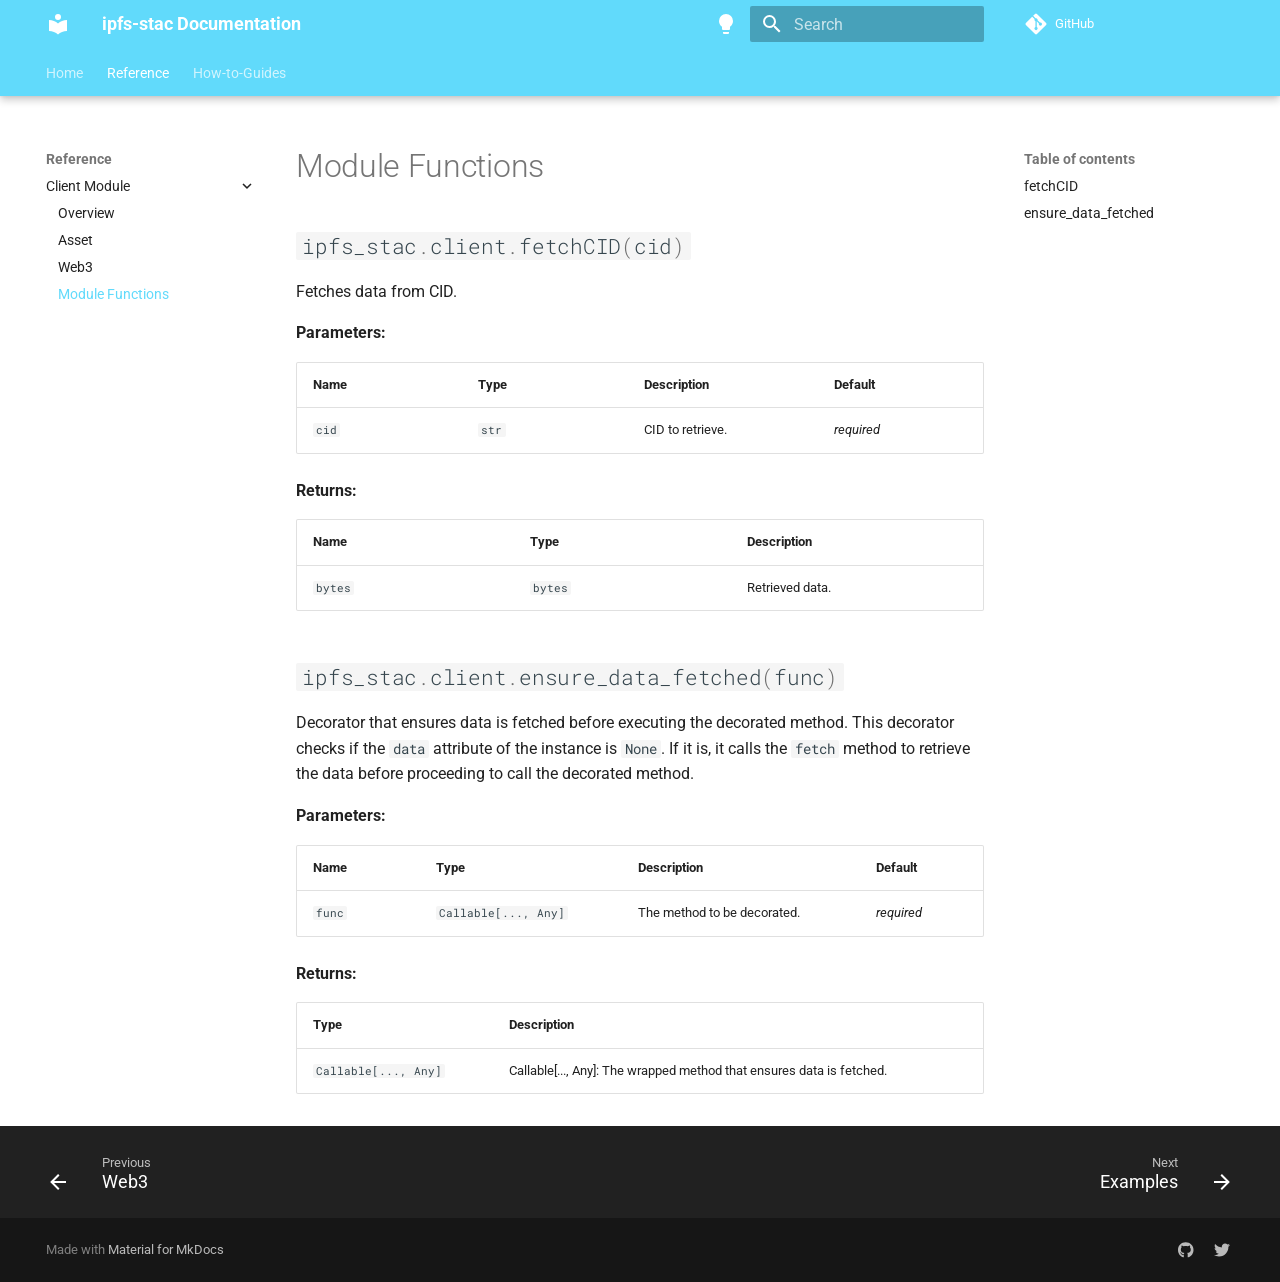
<file: functions/index.html>
<!doctype html>
<html lang="en" class="no-js">
  <head>
    
      <meta charset="utf-8">
      <meta name="viewport" content="width=device-width,initial-scale=1">
      
      
      
      
        <link rel="prev" href="../web3/">
      
      
        <link rel="next" href="../examples/">
      
      
      <link rel="icon" href="../assets/images/favicon.png">
      <meta name="generator" content="mkdocs-1.6.1, mkdocs-material-9.6.11">
    
    
      
        <title>Module Functions - ipfs-stac Documentation</title>
      
    
    
      <link rel="stylesheet" href="../assets/stylesheets/main.4af4bdda.min.css">
      
        
        <link rel="stylesheet" href="../assets/stylesheets/palette.06af60db.min.css">
      
      


    
    
      
    
    
      
        
        
        <link rel="preconnect" href="https://fonts.gstatic.com" crossorigin>
        <link rel="stylesheet" href="https://fonts.googleapis.com/css?family=Roboto:300,300i,400,400i,700,700i%7CRoboto+Mono:400,400i,700,700i&display=fallback">
        <style>:root{--md-text-font:"Roboto";--md-code-font:"Roboto Mono"}</style>
      
    
    
      <link rel="stylesheet" href="../assets/_mkdocstrings.css">
    
      <link rel="stylesheet" href="../stylesheets/extra.css">
    
    <script>__md_scope=new URL("..",location),__md_hash=e=>[...e].reduce(((e,_)=>(e<<5)-e+_.charCodeAt(0)),0),__md_get=(e,_=localStorage,t=__md_scope)=>JSON.parse(_.getItem(t.pathname+"."+e)),__md_set=(e,_,t=localStorage,a=__md_scope)=>{try{t.setItem(a.pathname+"."+e,JSON.stringify(_))}catch(e){}}</script>
    
      

    
    
    
  </head>
  
  
    
    
      
    
    
    
    
    <body dir="ltr" data-md-color-scheme="default" data-md-color-primary="indigo" data-md-color-accent="amber">
  
    
    <input class="md-toggle" data-md-toggle="drawer" type="checkbox" id="__drawer" autocomplete="off">
    <input class="md-toggle" data-md-toggle="search" type="checkbox" id="__search" autocomplete="off">
    <label class="md-overlay" for="__drawer"></label>
    <div data-md-component="skip">
      
        
        <a href="#module-functions" class="md-skip">
          Skip to content
        </a>
      
    </div>
    <div data-md-component="announce">
      
    </div>
    
    
      

  

<header class="md-header md-header--shadow md-header--lifted" data-md-component="header">
  <nav class="md-header__inner md-grid" aria-label="Header">
    <a href=".." title="ipfs-stac Documentation" class="md-header__button md-logo" aria-label="ipfs-stac Documentation" data-md-component="logo">
      
  
  <svg xmlns="http://www.w3.org/2000/svg" viewBox="0 0 24 24"><path d="M12 8a3 3 0 0 0 3-3 3 3 0 0 0-3-3 3 3 0 0 0-3 3 3 3 0 0 0 3 3m0 3.54C9.64 9.35 6.5 8 3 8v11c3.5 0 6.64 1.35 9 3.54 2.36-2.19 5.5-3.54 9-3.54V8c-3.5 0-6.64 1.35-9 3.54"/></svg>

    </a>
    <label class="md-header__button md-icon" for="__drawer">
      
      <svg xmlns="http://www.w3.org/2000/svg" viewBox="0 0 24 24"><path d="M3 6h18v2H3zm0 5h18v2H3zm0 5h18v2H3z"/></svg>
    </label>
    <div class="md-header__title" data-md-component="header-title">
      <div class="md-header__ellipsis">
        <div class="md-header__topic">
          <span class="md-ellipsis">
            ipfs-stac Documentation
          </span>
        </div>
        <div class="md-header__topic" data-md-component="header-topic">
          <span class="md-ellipsis">
            
              Module Functions
            
          </span>
        </div>
      </div>
    </div>
    
      
        <form class="md-header__option" data-md-component="palette">
  
    
    
    
    <input class="md-option" data-md-color-media="(prefers-color-scheme: light)" data-md-color-scheme="default" data-md-color-primary="indigo" data-md-color-accent="amber"  aria-label="Switch to dark mode"  type="radio" name="__palette" id="__palette_0">
    
      <label class="md-header__button md-icon" title="Switch to dark mode" for="__palette_1" hidden>
        <svg xmlns="http://www.w3.org/2000/svg" viewBox="0 0 24 24"><path d="M12 2a7 7 0 0 0-7 7c0 2.38 1.19 4.47 3 5.74V17a1 1 0 0 0 1 1h6a1 1 0 0 0 1-1v-2.26c1.81-1.27 3-3.36 3-5.74a7 7 0 0 0-7-7M9 21a1 1 0 0 0 1 1h4a1 1 0 0 0 1-1v-1H9z"/></svg>
      </label>
    
  
    
    
    
    <input class="md-option" data-md-color-media="(prefers-color-scheme: dark)" data-md-color-scheme="slate" data-md-color-primary="indigo" data-md-color-accent="amber"  aria-label="Switch to system preference"  type="radio" name="__palette" id="__palette_1">
    
      <label class="md-header__button md-icon" title="Switch to system preference" for="__palette_0" hidden>
        <svg xmlns="http://www.w3.org/2000/svg" viewBox="0 0 24 24"><path d="M12 2a7 7 0 0 1 7 7c0 2.38-1.19 4.47-3 5.74V17a1 1 0 0 1-1 1H9a1 1 0 0 1-1-1v-2.26C6.19 13.47 5 11.38 5 9a7 7 0 0 1 7-7M9 21v-1h6v1a1 1 0 0 1-1 1h-4a1 1 0 0 1-1-1m3-17a5 5 0 0 0-5 5c0 2.05 1.23 3.81 3 4.58V16h4v-2.42c1.77-.77 3-2.53 3-4.58a5 5 0 0 0-5-5"/></svg>
      </label>
    
  
</form>
      
    
    
      <script>var palette=__md_get("__palette");if(palette&&palette.color){if("(prefers-color-scheme)"===palette.color.media){var media=matchMedia("(prefers-color-scheme: light)"),input=document.querySelector(media.matches?"[data-md-color-media='(prefers-color-scheme: light)']":"[data-md-color-media='(prefers-color-scheme: dark)']");palette.color.media=input.getAttribute("data-md-color-media"),palette.color.scheme=input.getAttribute("data-md-color-scheme"),palette.color.primary=input.getAttribute("data-md-color-primary"),palette.color.accent=input.getAttribute("data-md-color-accent")}for(var[key,value]of Object.entries(palette.color))document.body.setAttribute("data-md-color-"+key,value)}</script>
    
    
    
      
      
        <label class="md-header__button md-icon" for="__search">
          
          <svg xmlns="http://www.w3.org/2000/svg" viewBox="0 0 24 24"><path d="M9.5 3A6.5 6.5 0 0 1 16 9.5c0 1.61-.59 3.09-1.56 4.23l.27.27h.79l5 5-1.5 1.5-5-5v-.79l-.27-.27A6.52 6.52 0 0 1 9.5 16 6.5 6.5 0 0 1 3 9.5 6.5 6.5 0 0 1 9.5 3m0 2C7 5 5 7 5 9.5S7 14 9.5 14 14 12 14 9.5 12 5 9.5 5"/></svg>
        </label>
        <div class="md-search" data-md-component="search" role="dialog">
  <label class="md-search__overlay" for="__search"></label>
  <div class="md-search__inner" role="search">
    <form class="md-search__form" name="search">
      <input type="text" class="md-search__input" name="query" aria-label="Search" placeholder="Search" autocapitalize="off" autocorrect="off" autocomplete="off" spellcheck="false" data-md-component="search-query" required>
      <label class="md-search__icon md-icon" for="__search">
        
        <svg xmlns="http://www.w3.org/2000/svg" viewBox="0 0 24 24"><path d="M9.5 3A6.5 6.5 0 0 1 16 9.5c0 1.61-.59 3.09-1.56 4.23l.27.27h.79l5 5-1.5 1.5-5-5v-.79l-.27-.27A6.52 6.52 0 0 1 9.5 16 6.5 6.5 0 0 1 3 9.5 6.5 6.5 0 0 1 9.5 3m0 2C7 5 5 7 5 9.5S7 14 9.5 14 14 12 14 9.5 12 5 9.5 5"/></svg>
        
        <svg xmlns="http://www.w3.org/2000/svg" viewBox="0 0 24 24"><path d="M20 11v2H8l5.5 5.5-1.42 1.42L4.16 12l7.92-7.92L13.5 5.5 8 11z"/></svg>
      </label>
      <nav class="md-search__options" aria-label="Search">
        
          <a href="javascript:void(0)" class="md-search__icon md-icon" title="Share" aria-label="Share" data-clipboard data-clipboard-text="" data-md-component="search-share" tabindex="-1">
            
            <svg xmlns="http://www.w3.org/2000/svg" viewBox="0 0 24 24"><path d="M18 16.08c-.76 0-1.44.3-1.96.77L8.91 12.7c.05-.23.09-.46.09-.7s-.04-.47-.09-.7l7.05-4.11c.54.5 1.25.81 2.04.81a3 3 0 0 0 3-3 3 3 0 0 0-3-3 3 3 0 0 0-3 3c0 .24.04.47.09.7L8.04 9.81C7.5 9.31 6.79 9 6 9a3 3 0 0 0-3 3 3 3 0 0 0 3 3c.79 0 1.5-.31 2.04-.81l7.12 4.15c-.05.21-.08.43-.08.66 0 1.61 1.31 2.91 2.92 2.91s2.92-1.3 2.92-2.91A2.92 2.92 0 0 0 18 16.08"/></svg>
          </a>
        
        <button type="reset" class="md-search__icon md-icon" title="Clear" aria-label="Clear" tabindex="-1">
          
          <svg xmlns="http://www.w3.org/2000/svg" viewBox="0 0 24 24"><path d="M19 6.41 17.59 5 12 10.59 6.41 5 5 6.41 10.59 12 5 17.59 6.41 19 12 13.41 17.59 19 19 17.59 13.41 12z"/></svg>
        </button>
      </nav>
      
        <div class="md-search__suggest" data-md-component="search-suggest"></div>
      
    </form>
    <div class="md-search__output">
      <div class="md-search__scrollwrap" tabindex="0" data-md-scrollfix>
        <div class="md-search-result" data-md-component="search-result">
          <div class="md-search-result__meta">
            Initializing search
          </div>
          <ol class="md-search-result__list" role="presentation"></ol>
        </div>
      </div>
    </div>
  </div>
</div>
      
    
    
      <div class="md-header__source">
        <a href="https://github.com/DecentralizedGeo/ipfs-stac" title="Go to repository" class="md-source" data-md-component="source">
  <div class="md-source__icon md-icon">
    
    <svg xmlns="http://www.w3.org/2000/svg" viewBox="0 0 448 512"><!--! Font Awesome Free 6.7.2 by @fontawesome - https://fontawesome.com License - https://fontawesome.com/license/free (Icons: CC BY 4.0, Fonts: SIL OFL 1.1, Code: MIT License) Copyright 2024 Fonticons, Inc.--><path d="M439.55 236.05 244 40.45a28.87 28.87 0 0 0-40.81 0l-40.66 40.63 51.52 51.52c27.06-9.14 52.68 16.77 43.39 43.68l49.66 49.66c34.23-11.8 61.18 31 35.47 56.69-26.49 26.49-70.21-2.87-56-37.34L240.22 199v121.85c25.3 12.54 22.26 41.85 9.08 55a34.34 34.34 0 0 1-48.55 0c-17.57-17.6-11.07-46.91 11.25-56v-123c-20.8-8.51-24.6-30.74-18.64-45L142.57 101 8.45 235.14a28.86 28.86 0 0 0 0 40.81l195.61 195.6a28.86 28.86 0 0 0 40.8 0l194.69-194.69a28.86 28.86 0 0 0 0-40.81"/></svg>
  </div>
  <div class="md-source__repository">
    GitHub
  </div>
</a>
      </div>
    
  </nav>
  
    
      
<nav class="md-tabs" aria-label="Tabs" data-md-component="tabs">
  <div class="md-grid">
    <ul class="md-tabs__list">
      
        
  
  
  
  
    <li class="md-tabs__item">
      <a href=".." class="md-tabs__link">
        
  
  
    
  
  Home

      </a>
    </li>
  

      
        
  
  
  
    
  
  
    
    
      
  
  
  
    
  
  
    
    
      <li class="md-tabs__item md-tabs__item--active">
        <a href="../client/" class="md-tabs__link">
          
  
  
    
  
  Reference

        </a>
      </li>
    
  

    
  

      
        
  
  
  
  
    
    
      <li class="md-tabs__item">
        <a href="../examples/" class="md-tabs__link">
          
  
  
    
  
  How-to-Guides

        </a>
      </li>
    
  

      
    </ul>
  </div>
</nav>
    
  
</header>
    
    <div class="md-container" data-md-component="container">
      
      
        
      
      <main class="md-main" data-md-component="main">
        <div class="md-main__inner md-grid">
          
            
              
              <div class="md-sidebar md-sidebar--primary" data-md-component="sidebar" data-md-type="navigation" >
                <div class="md-sidebar__scrollwrap">
                  <div class="md-sidebar__inner">
                    


  


<nav class="md-nav md-nav--primary md-nav--lifted" aria-label="Navigation" data-md-level="0">
  <label class="md-nav__title" for="__drawer">
    <a href=".." title="ipfs-stac Documentation" class="md-nav__button md-logo" aria-label="ipfs-stac Documentation" data-md-component="logo">
      
  
  <svg xmlns="http://www.w3.org/2000/svg" viewBox="0 0 24 24"><path d="M12 8a3 3 0 0 0 3-3 3 3 0 0 0-3-3 3 3 0 0 0-3 3 3 3 0 0 0 3 3m0 3.54C9.64 9.35 6.5 8 3 8v11c3.5 0 6.64 1.35 9 3.54 2.36-2.19 5.5-3.54 9-3.54V8c-3.5 0-6.64 1.35-9 3.54"/></svg>

    </a>
    ipfs-stac Documentation
  </label>
  
    <div class="md-nav__source">
      <a href="https://github.com/DecentralizedGeo/ipfs-stac" title="Go to repository" class="md-source" data-md-component="source">
  <div class="md-source__icon md-icon">
    
    <svg xmlns="http://www.w3.org/2000/svg" viewBox="0 0 448 512"><!--! Font Awesome Free 6.7.2 by @fontawesome - https://fontawesome.com License - https://fontawesome.com/license/free (Icons: CC BY 4.0, Fonts: SIL OFL 1.1, Code: MIT License) Copyright 2024 Fonticons, Inc.--><path d="M439.55 236.05 244 40.45a28.87 28.87 0 0 0-40.81 0l-40.66 40.63 51.52 51.52c27.06-9.14 52.68 16.77 43.39 43.68l49.66 49.66c34.23-11.8 61.18 31 35.47 56.69-26.49 26.49-70.21-2.87-56-37.34L240.22 199v121.85c25.3 12.54 22.26 41.85 9.08 55a34.34 34.34 0 0 1-48.55 0c-17.57-17.6-11.07-46.91 11.25-56v-123c-20.8-8.51-24.6-30.74-18.64-45L142.57 101 8.45 235.14a28.86 28.86 0 0 0 0 40.81l195.61 195.6a28.86 28.86 0 0 0 40.8 0l194.69-194.69a28.86 28.86 0 0 0 0-40.81"/></svg>
  </div>
  <div class="md-source__repository">
    GitHub
  </div>
</a>
    </div>
  
  <ul class="md-nav__list" data-md-scrollfix>
    
      
      
  
  
  
  
    <li class="md-nav__item">
      <a href=".." class="md-nav__link">
        
  
  
  <span class="md-ellipsis">
    Home
    
  </span>
  

      </a>
    </li>
  

    
      
      
  
  
    
  
  
  
    
    
      
        
      
    
    
    
      
        
        
      
      
    
    
    <li class="md-nav__item md-nav__item--active md-nav__item--section md-nav__item--nested">
      
        
        
        <input class="md-nav__toggle md-toggle " type="checkbox" id="__nav_2" checked>
        
          
          <label class="md-nav__link" for="__nav_2" id="__nav_2_label" tabindex="">
            
  
  
  <span class="md-ellipsis">
    Reference
    
  </span>
  

            <span class="md-nav__icon md-icon"></span>
          </label>
        
        <nav class="md-nav" data-md-level="1" aria-labelledby="__nav_2_label" aria-expanded="true">
          <label class="md-nav__title" for="__nav_2">
            <span class="md-nav__icon md-icon"></span>
            Reference
          </label>
          <ul class="md-nav__list" data-md-scrollfix>
            
              
                
  
  
    
  
  
  
    
    
      
        
      
        
      
        
      
        
      
    
    
    
      
      
    
    
    <li class="md-nav__item md-nav__item--active md-nav__item--nested">
      
        
        
        <input class="md-nav__toggle md-toggle " type="checkbox" id="__nav_2_1" checked>
        
          
          <label class="md-nav__link" for="__nav_2_1" id="__nav_2_1_label" tabindex="0">
            
  
  
  <span class="md-ellipsis">
    Client Module
    
  </span>
  

            <span class="md-nav__icon md-icon"></span>
          </label>
        
        <nav class="md-nav" data-md-level="2" aria-labelledby="__nav_2_1_label" aria-expanded="true">
          <label class="md-nav__title" for="__nav_2_1">
            <span class="md-nav__icon md-icon"></span>
            Client Module
          </label>
          <ul class="md-nav__list" data-md-scrollfix>
            
              
                
  
  
  
  
    <li class="md-nav__item">
      <a href="../client/" class="md-nav__link">
        
  
  
  <span class="md-ellipsis">
    Overview
    
  </span>
  

      </a>
    </li>
  

              
            
              
                
  
  
  
  
    <li class="md-nav__item">
      <a href="../asset/" class="md-nav__link">
        
  
  
  <span class="md-ellipsis">
    Asset
    
  </span>
  

      </a>
    </li>
  

              
            
              
                
  
  
  
  
    <li class="md-nav__item">
      <a href="../web3/" class="md-nav__link">
        
  
  
  <span class="md-ellipsis">
    Web3
    
  </span>
  

      </a>
    </li>
  

              
            
              
                
  
  
    
  
  
  
    <li class="md-nav__item md-nav__item--active">
      
      <input class="md-nav__toggle md-toggle" type="checkbox" id="__toc">
      
      
        
      
      
        <label class="md-nav__link md-nav__link--active" for="__toc">
          
  
  
  <span class="md-ellipsis">
    Module Functions
    
  </span>
  

          <span class="md-nav__icon md-icon"></span>
        </label>
      
      <a href="./" class="md-nav__link md-nav__link--active">
        
  
  
  <span class="md-ellipsis">
    Module Functions
    
  </span>
  

      </a>
      
        

<nav class="md-nav md-nav--secondary" aria-label="Table of contents">
  
  
  
    
  
  
    <label class="md-nav__title" for="__toc">
      <span class="md-nav__icon md-icon"></span>
      Table of contents
    </label>
    <ul class="md-nav__list" data-md-component="toc" data-md-scrollfix>
      
        <li class="md-nav__item">
  <a href="#ipfs_stac.client.fetchCID" class="md-nav__link">
    <span class="md-ellipsis">
      fetchCID
    </span>
  </a>
  
</li>
      
        <li class="md-nav__item">
  <a href="#ipfs_stac.client.ensure_data_fetched" class="md-nav__link">
    <span class="md-ellipsis">
      ensure_data_fetched
    </span>
  </a>
  
</li>
      
    </ul>
  
</nav>
      
    </li>
  

              
            
          </ul>
        </nav>
      
    </li>
  

              
            
          </ul>
        </nav>
      
    </li>
  

    
      
      
  
  
  
  
    
    
      
        
      
        
      
    
    
    
      
      
    
    
    <li class="md-nav__item md-nav__item--nested">
      
        
        
        <input class="md-nav__toggle md-toggle " type="checkbox" id="__nav_3" >
        
          
          <label class="md-nav__link" for="__nav_3" id="__nav_3_label" tabindex="0">
            
  
  
  <span class="md-ellipsis">
    How-to-Guides
    
  </span>
  

            <span class="md-nav__icon md-icon"></span>
          </label>
        
        <nav class="md-nav" data-md-level="1" aria-labelledby="__nav_3_label" aria-expanded="false">
          <label class="md-nav__title" for="__nav_3">
            <span class="md-nav__icon md-icon"></span>
            How-to-Guides
          </label>
          <ul class="md-nav__list" data-md-scrollfix>
            
              
                
  
  
  
  
    <li class="md-nav__item">
      <a href="../examples/" class="md-nav__link">
        
  
  
  <span class="md-ellipsis">
    Examples
    
  </span>
  

      </a>
    </li>
  

              
            
              
                
  
  
  
  
    <li class="md-nav__item">
      <a href="../how-to-install/" class="md-nav__link">
        
  
  
  <span class="md-ellipsis">
    Install ipfs-stac
    
  </span>
  

      </a>
    </li>
  

              
            
          </ul>
        </nav>
      
    </li>
  

    
  </ul>
</nav>
                  </div>
                </div>
              </div>
            
            
              
              <div class="md-sidebar md-sidebar--secondary" data-md-component="sidebar" data-md-type="toc" >
                <div class="md-sidebar__scrollwrap">
                  <div class="md-sidebar__inner">
                    

<nav class="md-nav md-nav--secondary" aria-label="Table of contents">
  
  
  
    
  
  
    <label class="md-nav__title" for="__toc">
      <span class="md-nav__icon md-icon"></span>
      Table of contents
    </label>
    <ul class="md-nav__list" data-md-component="toc" data-md-scrollfix>
      
        <li class="md-nav__item">
  <a href="#ipfs_stac.client.fetchCID" class="md-nav__link">
    <span class="md-ellipsis">
      fetchCID
    </span>
  </a>
  
</li>
      
        <li class="md-nav__item">
  <a href="#ipfs_stac.client.ensure_data_fetched" class="md-nav__link">
    <span class="md-ellipsis">
      ensure_data_fetched
    </span>
  </a>
  
</li>
      
    </ul>
  
</nav>
                  </div>
                </div>
              </div>
            
          
          
            <div class="md-content" data-md-component="content">
              <article class="md-content__inner md-typeset">
                
                  


  
  


<h1 id="module-functions">Module Functions</h1>


<div class="doc doc-object doc-function">


<h2 id="ipfs_stac.client.fetchCID" class="doc doc-heading">
            <code class="highlight language-python"><span class="n">ipfs_stac</span><span class="o">.</span><span class="n">client</span><span class="o">.</span><span class="n">fetchCID</span><span class="p">(</span><span class="n">cid</span><span class="p">)</span></code>

</h2>


    <div class="doc doc-contents first">

        <p>Fetches data from CID.</p>


<p><span class="doc-section-title">Parameters:</span></p>
    <table>
      <thead>
        <tr>
          <th>Name</th>
          <th>Type</th>
          <th>Description</th>
          <th>Default</th>
        </tr>
      </thead>
      <tbody>
          <tr class="doc-section-item">
            <td>
                <code>cid</code>
            </td>
            <td>
                  <code><span title="str">str</span></code>
            </td>
            <td>
              <div class="doc-md-description">
                <p>CID to retrieve.</p>
              </div>
            </td>
            <td>
                <em>required</em>
            </td>
          </tr>
      </tbody>
    </table>


    <p><span class="doc-section-title">Returns:</span></p>
    <table>
      <thead>
        <tr>
<th>Name</th>          <th>Type</th>
          <th>Description</th>
        </tr>
      </thead>
      <tbody>
          <tr class="doc-section-item">
<td><code>bytes</code></td>            <td>
                  <code><span title="bytes">bytes</span></code>
            </td>
            <td>
              <div class="doc-md-description">
                <p>Retrieved data.</p>
              </div>
            </td>
          </tr>
      </tbody>
    </table>


    </div>

</div>

<div class="doc doc-object doc-function">


<h2 id="ipfs_stac.client.ensure_data_fetched" class="doc doc-heading">
            <code class="highlight language-python"><span class="n">ipfs_stac</span><span class="o">.</span><span class="n">client</span><span class="o">.</span><span class="n">ensure_data_fetched</span><span class="p">(</span><span class="n">func</span><span class="p">)</span></code>

</h2>


    <div class="doc doc-contents first">

        <p>Decorator that ensures data is fetched before executing the decorated method.
This decorator checks if the <code>data</code> attribute of the instance is <code>None</code>. If it is,
it calls the <code>fetch</code> method to retrieve the data before proceeding to call the
decorated method.</p>


<p><span class="doc-section-title">Parameters:</span></p>
    <table>
      <thead>
        <tr>
          <th>Name</th>
          <th>Type</th>
          <th>Description</th>
          <th>Default</th>
        </tr>
      </thead>
      <tbody>
          <tr class="doc-section-item">
            <td>
                <code>func</code>
            </td>
            <td>
                  <code><span title="typing.Callable">Callable</span>[..., <span title="typing.Any">Any</span>]</code>
            </td>
            <td>
              <div class="doc-md-description">
                <p>The method to be decorated.</p>
              </div>
            </td>
            <td>
                <em>required</em>
            </td>
          </tr>
      </tbody>
    </table>


    <p><span class="doc-section-title">Returns:</span></p>
    <table>
      <thead>
        <tr>
          <th>Type</th>
          <th>Description</th>
        </tr>
      </thead>
      <tbody>
          <tr class="doc-section-item">
            <td>
                  <code><span title="typing.Callable">Callable</span>[..., <span title="typing.Any">Any</span>]</code>
            </td>
            <td>
              <div class="doc-md-description">
                <p>Callable[..., Any]: The wrapped method that ensures data is fetched.</p>
              </div>
            </td>
          </tr>
      </tbody>
    </table>


    </div>

</div>












                
              </article>
            </div>
          
          
  <script>var tabs=__md_get("__tabs");if(Array.isArray(tabs))e:for(var set of document.querySelectorAll(".tabbed-set")){var labels=set.querySelector(".tabbed-labels");for(var tab of tabs)for(var label of labels.getElementsByTagName("label"))if(label.innerText.trim()===tab){var input=document.getElementById(label.htmlFor);input.checked=!0;continue e}}</script>

<script>var target=document.getElementById(location.hash.slice(1));target&&target.name&&(target.checked=target.name.startsWith("__tabbed_"))</script>
        </div>
        
          <button type="button" class="md-top md-icon" data-md-component="top" hidden>
  
  <svg xmlns="http://www.w3.org/2000/svg" viewBox="0 0 24 24"><path d="M13 20h-2V8l-5.5 5.5-1.42-1.42L12 4.16l7.92 7.92-1.42 1.42L13 8z"/></svg>
  Back to top
</button>
        
      </main>
      
        <footer class="md-footer">
  
    
      
      <nav class="md-footer__inner md-grid" aria-label="Footer" >
        
          
          <a href="../web3/" class="md-footer__link md-footer__link--prev" aria-label="Previous: Web3">
            <div class="md-footer__button md-icon">
              
              <svg xmlns="http://www.w3.org/2000/svg" viewBox="0 0 24 24"><path d="M20 11v2H8l5.5 5.5-1.42 1.42L4.16 12l7.92-7.92L13.5 5.5 8 11z"/></svg>
            </div>
            <div class="md-footer__title">
              <span class="md-footer__direction">
                Previous
              </span>
              <div class="md-ellipsis">
                Web3
              </div>
            </div>
          </a>
        
        
          
          <a href="../examples/" class="md-footer__link md-footer__link--next" aria-label="Next: Examples">
            <div class="md-footer__title">
              <span class="md-footer__direction">
                Next
              </span>
              <div class="md-ellipsis">
                Examples
              </div>
            </div>
            <div class="md-footer__button md-icon">
              
              <svg xmlns="http://www.w3.org/2000/svg" viewBox="0 0 24 24"><path d="M4 11v2h12l-5.5 5.5 1.42 1.42L19.84 12l-7.92-7.92L10.5 5.5 16 11z"/></svg>
            </div>
          </a>
        
      </nav>
    
  
  <div class="md-footer-meta md-typeset">
    <div class="md-footer-meta__inner md-grid">
      <div class="md-copyright">
  
  
    Made with
    <a href="https://squidfunk.github.io/mkdocs-material/" target="_blank" rel="noopener">
      Material for MkDocs
    </a>
  
</div>
      
        <div class="md-social">
  
    
    
    
    
      
      
    
    <a href="https://github.com/DecentralizedGeo" target="_blank" rel="noopener" title="github.com" class="md-social__link">
      <svg xmlns="http://www.w3.org/2000/svg" viewBox="0 0 496 512"><!--! Font Awesome Free 6.7.2 by @fontawesome - https://fontawesome.com License - https://fontawesome.com/license/free (Icons: CC BY 4.0, Fonts: SIL OFL 1.1, Code: MIT License) Copyright 2024 Fonticons, Inc.--><path d="M165.9 397.4c0 2-2.3 3.6-5.2 3.6-3.3.3-5.6-1.3-5.6-3.6 0-2 2.3-3.6 5.2-3.6 3-.3 5.6 1.3 5.6 3.6m-31.1-4.5c-.7 2 1.3 4.3 4.3 4.9 2.6 1 5.6 0 6.2-2s-1.3-4.3-4.3-5.2c-2.6-.7-5.5.3-6.2 2.3m44.2-1.7c-2.9.7-4.9 2.6-4.6 4.9.3 2 2.9 3.3 5.9 2.6 2.9-.7 4.9-2.6 4.6-4.6-.3-1.9-3-3.2-5.9-2.9M244.8 8C106.1 8 0 113.3 0 252c0 110.9 69.8 205.8 169.5 239.2 12.8 2.3 17.3-5.6 17.3-12.1 0-6.2-.3-40.4-.3-61.4 0 0-70 15-84.7-29.8 0 0-11.4-29.1-27.8-36.6 0 0-22.9-15.7 1.6-15.4 0 0 24.9 2 38.6 25.8 21.9 38.6 58.6 27.5 72.9 20.9 2.3-16 8.8-27.1 16-33.7-55.9-6.2-112.3-14.3-112.3-110.5 0-27.5 7.6-41.3 23.6-58.9-2.6-6.5-11.1-33.3 2.6-67.9 20.9-6.5 69 27 69 27 20-5.6 41.5-8.5 62.8-8.5s42.8 2.9 62.8 8.5c0 0 48.1-33.6 69-27 13.7 34.7 5.2 61.4 2.6 67.9 16 17.7 25.8 31.5 25.8 58.9 0 96.5-58.9 104.2-114.8 110.5 9.2 7.9 17 22.9 17 46.4 0 33.7-.3 75.4-.3 83.6 0 6.5 4.6 14.4 17.3 12.1C428.2 457.8 496 362.9 496 252 496 113.3 383.5 8 244.8 8M97.2 352.9c-1.3 1-1 3.3.7 5.2 1.6 1.6 3.9 2.3 5.2 1 1.3-1 1-3.3-.7-5.2-1.6-1.6-3.9-2.3-5.2-1m-10.8-8.1c-.7 1.3.3 2.9 2.3 3.9 1.6 1 3.6.7 4.3-.7.7-1.3-.3-2.9-2.3-3.9-2-.6-3.6-.3-4.3.7m32.4 35.6c-1.6 1.3-1 4.3 1.3 6.2 2.3 2.3 5.2 2.6 6.5 1 1.3-1.3.7-4.3-1.3-6.2-2.2-2.3-5.2-2.6-6.5-1m-11.4-14.7c-1.6 1-1.6 3.6 0 5.9s4.3 3.3 5.6 2.3c1.6-1.3 1.6-3.9 0-6.2-1.4-2.3-4-3.3-5.6-2"/></svg>
    </a>
  
    
    
    
    
      
      
    
    <a href="https://twitter.com/easierdataorg" target="_blank" rel="noopener" title="twitter.com" class="md-social__link">
      <svg xmlns="http://www.w3.org/2000/svg" viewBox="0 0 512 512"><!--! Font Awesome Free 6.7.2 by @fontawesome - https://fontawesome.com License - https://fontawesome.com/license/free (Icons: CC BY 4.0, Fonts: SIL OFL 1.1, Code: MIT License) Copyright 2024 Fonticons, Inc.--><path d="M459.37 151.716c.325 4.548.325 9.097.325 13.645 0 138.72-105.583 298.558-298.558 298.558-59.452 0-114.68-17.219-161.137-47.106 8.447.974 16.568 1.299 25.34 1.299 49.055 0 94.213-16.568 130.274-44.832-46.132-.975-84.792-31.188-98.112-72.772 6.498.974 12.995 1.624 19.818 1.624 9.421 0 18.843-1.3 27.614-3.573-48.081-9.747-84.143-51.98-84.143-102.985v-1.299c13.969 7.797 30.214 12.67 47.431 13.319-28.264-18.843-46.781-51.005-46.781-87.391 0-19.492 5.197-37.36 14.294-52.954 51.655 63.675 129.3 105.258 216.365 109.807-1.624-7.797-2.599-15.918-2.599-24.04 0-57.828 46.782-104.934 104.934-104.934 30.213 0 57.502 12.67 76.67 33.137 23.715-4.548 46.456-13.32 66.599-25.34-7.798 24.366-24.366 44.833-46.132 57.827 21.117-2.273 41.584-8.122 60.426-16.243-14.292 20.791-32.161 39.308-52.628 54.253"/></svg>
    </a>
  
</div>
      
    </div>
  </div>
</footer>
      
    </div>
    <div class="md-dialog" data-md-component="dialog">
      <div class="md-dialog__inner md-typeset"></div>
    </div>
    
      <div class="md-progress" data-md-component="progress" role="progressbar"></div>
    
    
    
      
      <script id="__config" type="application/json">{"base": "..", "features": ["content.code.annotate", "content.code.copy", "content.footnote.tooltips", "content.tabs.link", "content.tooltips", "navigation.footer", "navigation.indexes", "navigation.instant", "navigation.instant.prefetch", "navigation.instant.progress", "navigation.path", "navigation.tabs", "navigation.tabs.sticky", "navigation.top", "navigation.tracking", "search.highlight", "search.share", "search.suggest", "toc.follow"], "search": "../assets/javascripts/workers/search.f8cc74c7.min.js", "tags": null, "translations": {"clipboard.copied": "Copied to clipboard", "clipboard.copy": "Copy to clipboard", "search.result.more.one": "1 more on this page", "search.result.more.other": "# more on this page", "search.result.none": "No matching documents", "search.result.one": "1 matching document", "search.result.other": "# matching documents", "search.result.placeholder": "Type to start searching", "search.result.term.missing": "Missing", "select.version": "Select version"}, "version": null}</script>
    
    
      <script src="../assets/javascripts/bundle.c8b220af.min.js"></script>
      
    
  </body>
</html>
</file>
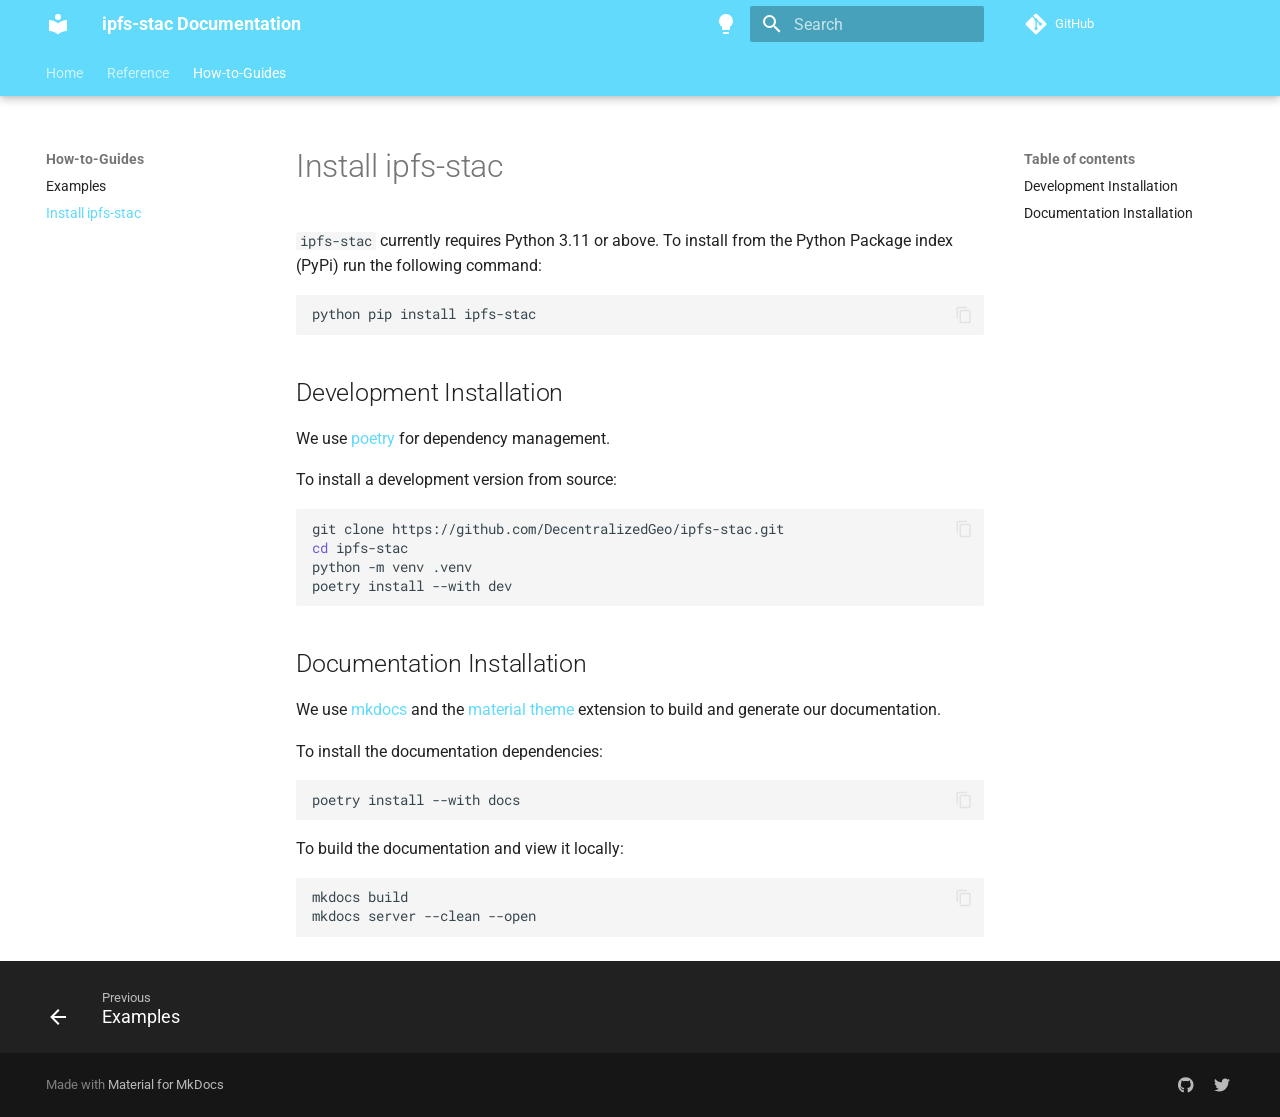
<file: how-to-install/index.html>
<!doctype html>
<html lang="en" class="no-js">
  <head>
    
      <meta charset="utf-8">
      <meta name="viewport" content="width=device-width,initial-scale=1">
      
      
      
      
        <link rel="prev" href="../examples/">
      
      
      
      <link rel="icon" href="../assets/images/favicon.png">
      <meta name="generator" content="mkdocs-1.6.1, mkdocs-material-9.6.11">
    
    
      
        <title>Install ipfs-stac - ipfs-stac Documentation</title>
      
    
    
      <link rel="stylesheet" href="../assets/stylesheets/main.4af4bdda.min.css">
      
        
        <link rel="stylesheet" href="../assets/stylesheets/palette.06af60db.min.css">
      
      


    
    
      
    
    
      
        
        
        <link rel="preconnect" href="https://fonts.gstatic.com" crossorigin>
        <link rel="stylesheet" href="https://fonts.googleapis.com/css?family=Roboto:300,300i,400,400i,700,700i%7CRoboto+Mono:400,400i,700,700i&display=fallback">
        <style>:root{--md-text-font:"Roboto";--md-code-font:"Roboto Mono"}</style>
      
    
    
      <link rel="stylesheet" href="../assets/_mkdocstrings.css">
    
      <link rel="stylesheet" href="../stylesheets/extra.css">
    
    <script>__md_scope=new URL("..",location),__md_hash=e=>[...e].reduce(((e,_)=>(e<<5)-e+_.charCodeAt(0)),0),__md_get=(e,_=localStorage,t=__md_scope)=>JSON.parse(_.getItem(t.pathname+"."+e)),__md_set=(e,_,t=localStorage,a=__md_scope)=>{try{t.setItem(a.pathname+"."+e,JSON.stringify(_))}catch(e){}}</script>
    
      

    
    
    
  </head>
  
  
    
    
      
    
    
    
    
    <body dir="ltr" data-md-color-scheme="default" data-md-color-primary="indigo" data-md-color-accent="amber">
  
    
    <input class="md-toggle" data-md-toggle="drawer" type="checkbox" id="__drawer" autocomplete="off">
    <input class="md-toggle" data-md-toggle="search" type="checkbox" id="__search" autocomplete="off">
    <label class="md-overlay" for="__drawer"></label>
    <div data-md-component="skip">
      
        
        <a href="#install-ipfs-stac" class="md-skip">
          Skip to content
        </a>
      
    </div>
    <div data-md-component="announce">
      
    </div>
    
    
      

  

<header class="md-header md-header--shadow md-header--lifted" data-md-component="header">
  <nav class="md-header__inner md-grid" aria-label="Header">
    <a href=".." title="ipfs-stac Documentation" class="md-header__button md-logo" aria-label="ipfs-stac Documentation" data-md-component="logo">
      
  
  <svg xmlns="http://www.w3.org/2000/svg" viewBox="0 0 24 24"><path d="M12 8a3 3 0 0 0 3-3 3 3 0 0 0-3-3 3 3 0 0 0-3 3 3 3 0 0 0 3 3m0 3.54C9.64 9.35 6.5 8 3 8v11c3.5 0 6.64 1.35 9 3.54 2.36-2.19 5.5-3.54 9-3.54V8c-3.5 0-6.64 1.35-9 3.54"/></svg>

    </a>
    <label class="md-header__button md-icon" for="__drawer">
      
      <svg xmlns="http://www.w3.org/2000/svg" viewBox="0 0 24 24"><path d="M3 6h18v2H3zm0 5h18v2H3zm0 5h18v2H3z"/></svg>
    </label>
    <div class="md-header__title" data-md-component="header-title">
      <div class="md-header__ellipsis">
        <div class="md-header__topic">
          <span class="md-ellipsis">
            ipfs-stac Documentation
          </span>
        </div>
        <div class="md-header__topic" data-md-component="header-topic">
          <span class="md-ellipsis">
            
              Install ipfs-stac
            
          </span>
        </div>
      </div>
    </div>
    
      
        <form class="md-header__option" data-md-component="palette">
  
    
    
    
    <input class="md-option" data-md-color-media="(prefers-color-scheme: light)" data-md-color-scheme="default" data-md-color-primary="indigo" data-md-color-accent="amber"  aria-label="Switch to dark mode"  type="radio" name="__palette" id="__palette_0">
    
      <label class="md-header__button md-icon" title="Switch to dark mode" for="__palette_1" hidden>
        <svg xmlns="http://www.w3.org/2000/svg" viewBox="0 0 24 24"><path d="M12 2a7 7 0 0 0-7 7c0 2.38 1.19 4.47 3 5.74V17a1 1 0 0 0 1 1h6a1 1 0 0 0 1-1v-2.26c1.81-1.27 3-3.36 3-5.74a7 7 0 0 0-7-7M9 21a1 1 0 0 0 1 1h4a1 1 0 0 0 1-1v-1H9z"/></svg>
      </label>
    
  
    
    
    
    <input class="md-option" data-md-color-media="(prefers-color-scheme: dark)" data-md-color-scheme="slate" data-md-color-primary="indigo" data-md-color-accent="amber"  aria-label="Switch to system preference"  type="radio" name="__palette" id="__palette_1">
    
      <label class="md-header__button md-icon" title="Switch to system preference" for="__palette_0" hidden>
        <svg xmlns="http://www.w3.org/2000/svg" viewBox="0 0 24 24"><path d="M12 2a7 7 0 0 1 7 7c0 2.38-1.19 4.47-3 5.74V17a1 1 0 0 1-1 1H9a1 1 0 0 1-1-1v-2.26C6.19 13.47 5 11.38 5 9a7 7 0 0 1 7-7M9 21v-1h6v1a1 1 0 0 1-1 1h-4a1 1 0 0 1-1-1m3-17a5 5 0 0 0-5 5c0 2.05 1.23 3.81 3 4.58V16h4v-2.42c1.77-.77 3-2.53 3-4.58a5 5 0 0 0-5-5"/></svg>
      </label>
    
  
</form>
      
    
    
      <script>var palette=__md_get("__palette");if(palette&&palette.color){if("(prefers-color-scheme)"===palette.color.media){var media=matchMedia("(prefers-color-scheme: light)"),input=document.querySelector(media.matches?"[data-md-color-media='(prefers-color-scheme: light)']":"[data-md-color-media='(prefers-color-scheme: dark)']");palette.color.media=input.getAttribute("data-md-color-media"),palette.color.scheme=input.getAttribute("data-md-color-scheme"),palette.color.primary=input.getAttribute("data-md-color-primary"),palette.color.accent=input.getAttribute("data-md-color-accent")}for(var[key,value]of Object.entries(palette.color))document.body.setAttribute("data-md-color-"+key,value)}</script>
    
    
    
      
      
        <label class="md-header__button md-icon" for="__search">
          
          <svg xmlns="http://www.w3.org/2000/svg" viewBox="0 0 24 24"><path d="M9.5 3A6.5 6.5 0 0 1 16 9.5c0 1.61-.59 3.09-1.56 4.23l.27.27h.79l5 5-1.5 1.5-5-5v-.79l-.27-.27A6.52 6.52 0 0 1 9.5 16 6.5 6.5 0 0 1 3 9.5 6.5 6.5 0 0 1 9.5 3m0 2C7 5 5 7 5 9.5S7 14 9.5 14 14 12 14 9.5 12 5 9.5 5"/></svg>
        </label>
        <div class="md-search" data-md-component="search" role="dialog">
  <label class="md-search__overlay" for="__search"></label>
  <div class="md-search__inner" role="search">
    <form class="md-search__form" name="search">
      <input type="text" class="md-search__input" name="query" aria-label="Search" placeholder="Search" autocapitalize="off" autocorrect="off" autocomplete="off" spellcheck="false" data-md-component="search-query" required>
      <label class="md-search__icon md-icon" for="__search">
        
        <svg xmlns="http://www.w3.org/2000/svg" viewBox="0 0 24 24"><path d="M9.5 3A6.5 6.5 0 0 1 16 9.5c0 1.61-.59 3.09-1.56 4.23l.27.27h.79l5 5-1.5 1.5-5-5v-.79l-.27-.27A6.52 6.52 0 0 1 9.5 16 6.5 6.5 0 0 1 3 9.5 6.5 6.5 0 0 1 9.5 3m0 2C7 5 5 7 5 9.5S7 14 9.5 14 14 12 14 9.5 12 5 9.5 5"/></svg>
        
        <svg xmlns="http://www.w3.org/2000/svg" viewBox="0 0 24 24"><path d="M20 11v2H8l5.5 5.5-1.42 1.42L4.16 12l7.92-7.92L13.5 5.5 8 11z"/></svg>
      </label>
      <nav class="md-search__options" aria-label="Search">
        
          <a href="javascript:void(0)" class="md-search__icon md-icon" title="Share" aria-label="Share" data-clipboard data-clipboard-text="" data-md-component="search-share" tabindex="-1">
            
            <svg xmlns="http://www.w3.org/2000/svg" viewBox="0 0 24 24"><path d="M18 16.08c-.76 0-1.44.3-1.96.77L8.91 12.7c.05-.23.09-.46.09-.7s-.04-.47-.09-.7l7.05-4.11c.54.5 1.25.81 2.04.81a3 3 0 0 0 3-3 3 3 0 0 0-3-3 3 3 0 0 0-3 3c0 .24.04.47.09.7L8.04 9.81C7.5 9.31 6.79 9 6 9a3 3 0 0 0-3 3 3 3 0 0 0 3 3c.79 0 1.5-.31 2.04-.81l7.12 4.15c-.05.21-.08.43-.08.66 0 1.61 1.31 2.91 2.92 2.91s2.92-1.3 2.92-2.91A2.92 2.92 0 0 0 18 16.08"/></svg>
          </a>
        
        <button type="reset" class="md-search__icon md-icon" title="Clear" aria-label="Clear" tabindex="-1">
          
          <svg xmlns="http://www.w3.org/2000/svg" viewBox="0 0 24 24"><path d="M19 6.41 17.59 5 12 10.59 6.41 5 5 6.41 10.59 12 5 17.59 6.41 19 12 13.41 17.59 19 19 17.59 13.41 12z"/></svg>
        </button>
      </nav>
      
        <div class="md-search__suggest" data-md-component="search-suggest"></div>
      
    </form>
    <div class="md-search__output">
      <div class="md-search__scrollwrap" tabindex="0" data-md-scrollfix>
        <div class="md-search-result" data-md-component="search-result">
          <div class="md-search-result__meta">
            Initializing search
          </div>
          <ol class="md-search-result__list" role="presentation"></ol>
        </div>
      </div>
    </div>
  </div>
</div>
      
    
    
      <div class="md-header__source">
        <a href="https://github.com/DecentralizedGeo/ipfs-stac" title="Go to repository" class="md-source" data-md-component="source">
  <div class="md-source__icon md-icon">
    
    <svg xmlns="http://www.w3.org/2000/svg" viewBox="0 0 448 512"><!--! Font Awesome Free 6.7.2 by @fontawesome - https://fontawesome.com License - https://fontawesome.com/license/free (Icons: CC BY 4.0, Fonts: SIL OFL 1.1, Code: MIT License) Copyright 2024 Fonticons, Inc.--><path d="M439.55 236.05 244 40.45a28.87 28.87 0 0 0-40.81 0l-40.66 40.63 51.52 51.52c27.06-9.14 52.68 16.77 43.39 43.68l49.66 49.66c34.23-11.8 61.18 31 35.47 56.69-26.49 26.49-70.21-2.87-56-37.34L240.22 199v121.85c25.3 12.54 22.26 41.85 9.08 55a34.34 34.34 0 0 1-48.55 0c-17.57-17.6-11.07-46.91 11.25-56v-123c-20.8-8.51-24.6-30.74-18.64-45L142.57 101 8.45 235.14a28.86 28.86 0 0 0 0 40.81l195.61 195.6a28.86 28.86 0 0 0 40.8 0l194.69-194.69a28.86 28.86 0 0 0 0-40.81"/></svg>
  </div>
  <div class="md-source__repository">
    GitHub
  </div>
</a>
      </div>
    
  </nav>
  
    
      
<nav class="md-tabs" aria-label="Tabs" data-md-component="tabs">
  <div class="md-grid">
    <ul class="md-tabs__list">
      
        
  
  
  
  
    <li class="md-tabs__item">
      <a href=".." class="md-tabs__link">
        
  
  
    
  
  Home

      </a>
    </li>
  

      
        
  
  
  
  
    
    
      
  
  
  
  
    
    
      <li class="md-tabs__item">
        <a href="../client/" class="md-tabs__link">
          
  
  
    
  
  Reference

        </a>
      </li>
    
  

    
  

      
        
  
  
  
    
  
  
    
    
      <li class="md-tabs__item md-tabs__item--active">
        <a href="../examples/" class="md-tabs__link">
          
  
  
    
  
  How-to-Guides

        </a>
      </li>
    
  

      
    </ul>
  </div>
</nav>
    
  
</header>
    
    <div class="md-container" data-md-component="container">
      
      
        
      
      <main class="md-main" data-md-component="main">
        <div class="md-main__inner md-grid">
          
            
              
              <div class="md-sidebar md-sidebar--primary" data-md-component="sidebar" data-md-type="navigation" >
                <div class="md-sidebar__scrollwrap">
                  <div class="md-sidebar__inner">
                    


  


<nav class="md-nav md-nav--primary md-nav--lifted" aria-label="Navigation" data-md-level="0">
  <label class="md-nav__title" for="__drawer">
    <a href=".." title="ipfs-stac Documentation" class="md-nav__button md-logo" aria-label="ipfs-stac Documentation" data-md-component="logo">
      
  
  <svg xmlns="http://www.w3.org/2000/svg" viewBox="0 0 24 24"><path d="M12 8a3 3 0 0 0 3-3 3 3 0 0 0-3-3 3 3 0 0 0-3 3 3 3 0 0 0 3 3m0 3.54C9.64 9.35 6.5 8 3 8v11c3.5 0 6.64 1.35 9 3.54 2.36-2.19 5.5-3.54 9-3.54V8c-3.5 0-6.64 1.35-9 3.54"/></svg>

    </a>
    ipfs-stac Documentation
  </label>
  
    <div class="md-nav__source">
      <a href="https://github.com/DecentralizedGeo/ipfs-stac" title="Go to repository" class="md-source" data-md-component="source">
  <div class="md-source__icon md-icon">
    
    <svg xmlns="http://www.w3.org/2000/svg" viewBox="0 0 448 512"><!--! Font Awesome Free 6.7.2 by @fontawesome - https://fontawesome.com License - https://fontawesome.com/license/free (Icons: CC BY 4.0, Fonts: SIL OFL 1.1, Code: MIT License) Copyright 2024 Fonticons, Inc.--><path d="M439.55 236.05 244 40.45a28.87 28.87 0 0 0-40.81 0l-40.66 40.63 51.52 51.52c27.06-9.14 52.68 16.77 43.39 43.68l49.66 49.66c34.23-11.8 61.18 31 35.47 56.69-26.49 26.49-70.21-2.87-56-37.34L240.22 199v121.85c25.3 12.54 22.26 41.85 9.08 55a34.34 34.34 0 0 1-48.55 0c-17.57-17.6-11.07-46.91 11.25-56v-123c-20.8-8.51-24.6-30.74-18.64-45L142.57 101 8.45 235.14a28.86 28.86 0 0 0 0 40.81l195.61 195.6a28.86 28.86 0 0 0 40.8 0l194.69-194.69a28.86 28.86 0 0 0 0-40.81"/></svg>
  </div>
  <div class="md-source__repository">
    GitHub
  </div>
</a>
    </div>
  
  <ul class="md-nav__list" data-md-scrollfix>
    
      
      
  
  
  
  
    <li class="md-nav__item">
      <a href=".." class="md-nav__link">
        
  
  
  <span class="md-ellipsis">
    Home
    
  </span>
  

      </a>
    </li>
  

    
      
      
  
  
  
  
    
    
      
        
      
    
    
    
      
      
    
    
    <li class="md-nav__item md-nav__item--nested">
      
        
        
        <input class="md-nav__toggle md-toggle " type="checkbox" id="__nav_2" >
        
          
          <label class="md-nav__link" for="__nav_2" id="__nav_2_label" tabindex="0">
            
  
  
  <span class="md-ellipsis">
    Reference
    
  </span>
  

            <span class="md-nav__icon md-icon"></span>
          </label>
        
        <nav class="md-nav" data-md-level="1" aria-labelledby="__nav_2_label" aria-expanded="false">
          <label class="md-nav__title" for="__nav_2">
            <span class="md-nav__icon md-icon"></span>
            Reference
          </label>
          <ul class="md-nav__list" data-md-scrollfix>
            
              
                
  
  
  
  
    
    
      
        
      
        
      
        
      
        
      
    
    
    
      
      
    
    
    <li class="md-nav__item md-nav__item--nested">
      
        
        
        <input class="md-nav__toggle md-toggle " type="checkbox" id="__nav_2_1" >
        
          
          <label class="md-nav__link" for="__nav_2_1" id="__nav_2_1_label" tabindex="0">
            
  
  
  <span class="md-ellipsis">
    Client Module
    
  </span>
  

            <span class="md-nav__icon md-icon"></span>
          </label>
        
        <nav class="md-nav" data-md-level="2" aria-labelledby="__nav_2_1_label" aria-expanded="false">
          <label class="md-nav__title" for="__nav_2_1">
            <span class="md-nav__icon md-icon"></span>
            Client Module
          </label>
          <ul class="md-nav__list" data-md-scrollfix>
            
              
                
  
  
  
  
    <li class="md-nav__item">
      <a href="../client/" class="md-nav__link">
        
  
  
  <span class="md-ellipsis">
    Overview
    
  </span>
  

      </a>
    </li>
  

              
            
              
                
  
  
  
  
    <li class="md-nav__item">
      <a href="../asset/" class="md-nav__link">
        
  
  
  <span class="md-ellipsis">
    Asset
    
  </span>
  

      </a>
    </li>
  

              
            
              
                
  
  
  
  
    <li class="md-nav__item">
      <a href="../web3/" class="md-nav__link">
        
  
  
  <span class="md-ellipsis">
    Web3
    
  </span>
  

      </a>
    </li>
  

              
            
              
                
  
  
  
  
    <li class="md-nav__item">
      <a href="../functions/" class="md-nav__link">
        
  
  
  <span class="md-ellipsis">
    Module Functions
    
  </span>
  

      </a>
    </li>
  

              
            
          </ul>
        </nav>
      
    </li>
  

              
            
          </ul>
        </nav>
      
    </li>
  

    
      
      
  
  
    
  
  
  
    
    
      
        
      
        
      
    
    
    
      
        
        
      
      
    
    
    <li class="md-nav__item md-nav__item--active md-nav__item--section md-nav__item--nested">
      
        
        
        <input class="md-nav__toggle md-toggle " type="checkbox" id="__nav_3" checked>
        
          
          <label class="md-nav__link" for="__nav_3" id="__nav_3_label" tabindex="">
            
  
  
  <span class="md-ellipsis">
    How-to-Guides
    
  </span>
  

            <span class="md-nav__icon md-icon"></span>
          </label>
        
        <nav class="md-nav" data-md-level="1" aria-labelledby="__nav_3_label" aria-expanded="true">
          <label class="md-nav__title" for="__nav_3">
            <span class="md-nav__icon md-icon"></span>
            How-to-Guides
          </label>
          <ul class="md-nav__list" data-md-scrollfix>
            
              
                
  
  
  
  
    <li class="md-nav__item">
      <a href="../examples/" class="md-nav__link">
        
  
  
  <span class="md-ellipsis">
    Examples
    
  </span>
  

      </a>
    </li>
  

              
            
              
                
  
  
    
  
  
  
    <li class="md-nav__item md-nav__item--active">
      
      <input class="md-nav__toggle md-toggle" type="checkbox" id="__toc">
      
      
        
      
      
        <label class="md-nav__link md-nav__link--active" for="__toc">
          
  
  
  <span class="md-ellipsis">
    Install ipfs-stac
    
  </span>
  

          <span class="md-nav__icon md-icon"></span>
        </label>
      
      <a href="./" class="md-nav__link md-nav__link--active">
        
  
  
  <span class="md-ellipsis">
    Install ipfs-stac
    
  </span>
  

      </a>
      
        

<nav class="md-nav md-nav--secondary" aria-label="Table of contents">
  
  
  
    
  
  
    <label class="md-nav__title" for="__toc">
      <span class="md-nav__icon md-icon"></span>
      Table of contents
    </label>
    <ul class="md-nav__list" data-md-component="toc" data-md-scrollfix>
      
        <li class="md-nav__item">
  <a href="#development-installation" class="md-nav__link">
    <span class="md-ellipsis">
      Development Installation
    </span>
  </a>
  
</li>
      
        <li class="md-nav__item">
  <a href="#documentation-installation" class="md-nav__link">
    <span class="md-ellipsis">
      Documentation Installation
    </span>
  </a>
  
</li>
      
    </ul>
  
</nav>
      
    </li>
  

              
            
          </ul>
        </nav>
      
    </li>
  

    
  </ul>
</nav>
                  </div>
                </div>
              </div>
            
            
              
              <div class="md-sidebar md-sidebar--secondary" data-md-component="sidebar" data-md-type="toc" >
                <div class="md-sidebar__scrollwrap">
                  <div class="md-sidebar__inner">
                    

<nav class="md-nav md-nav--secondary" aria-label="Table of contents">
  
  
  
    
  
  
    <label class="md-nav__title" for="__toc">
      <span class="md-nav__icon md-icon"></span>
      Table of contents
    </label>
    <ul class="md-nav__list" data-md-component="toc" data-md-scrollfix>
      
        <li class="md-nav__item">
  <a href="#development-installation" class="md-nav__link">
    <span class="md-ellipsis">
      Development Installation
    </span>
  </a>
  
</li>
      
        <li class="md-nav__item">
  <a href="#documentation-installation" class="md-nav__link">
    <span class="md-ellipsis">
      Documentation Installation
    </span>
  </a>
  
</li>
      
    </ul>
  
</nav>
                  </div>
                </div>
              </div>
            
          
          
            <div class="md-content" data-md-component="content">
              <article class="md-content__inner md-typeset">
                
                  


  
  


<h1 id="install-ipfs-stac">Install ipfs-stac</h1>
<p><code>ipfs-stac</code> currently requires Python 3.11 or above. To install from the Python Package index (PyPi) run the following command:</p>
<div class="language-shell highlight"><pre><span></span><code><span id="__span-0-1"><a id="__codelineno-0-1" name="__codelineno-0-1" href="#__codelineno-0-1"></a>python<span class="w"> </span>pip<span class="w"> </span>install<span class="w"> </span>ipfs-stac
</span></code></pre></div>
<h2 id="development-installation">Development Installation</h2>
<p>We use <a href="https://python-poetry.org/docs/#installation" target="_blank">poetry</a> for dependency management.</p>
<p>To install a development version from source:</p>
<div class="language-shell highlight"><pre><span></span><code><span id="__span-1-1"><a id="__codelineno-1-1" name="__codelineno-1-1" href="#__codelineno-1-1"></a>git<span class="w"> </span>clone<span class="w"> </span>https://github.com/DecentralizedGeo/ipfs-stac.git
</span><span id="__span-1-2"><a id="__codelineno-1-2" name="__codelineno-1-2" href="#__codelineno-1-2"></a><span class="nb">cd</span><span class="w"> </span>ipfs-stac
</span><span id="__span-1-3"><a id="__codelineno-1-3" name="__codelineno-1-3" href="#__codelineno-1-3"></a>python<span class="w"> </span>-m<span class="w"> </span>venv<span class="w"> </span>.venv
</span><span id="__span-1-4"><a id="__codelineno-1-4" name="__codelineno-1-4" href="#__codelineno-1-4"></a>poetry<span class="w"> </span>install<span class="w"> </span>--with<span class="w"> </span>dev
</span></code></pre></div>
<h2 id="documentation-installation">Documentation Installation</h2>
<p>We use <a href="https://www.mkdocs.org/" target="_blank">mkdocs</a> and the <a href="https://squidfunk.github.io/mkdocs-material/" target="_blank">material theme</a> extension to build and generate our documentation.</p>
<p>To install the documentation dependencies:</p>
<div class="language-shell highlight"><pre><span></span><code><span id="__span-2-1"><a id="__codelineno-2-1" name="__codelineno-2-1" href="#__codelineno-2-1"></a>poetry<span class="w"> </span>install<span class="w"> </span>--with<span class="w"> </span>docs
</span></code></pre></div>
<p>To build the documentation and view it locally:</p>
<div class="language-shell highlight"><pre><span></span><code><span id="__span-3-1"><a id="__codelineno-3-1" name="__codelineno-3-1" href="#__codelineno-3-1"></a>mkdocs<span class="w"> </span>build
</span><span id="__span-3-2"><a id="__codelineno-3-2" name="__codelineno-3-2" href="#__codelineno-3-2"></a>mkdocs<span class="w"> </span>server<span class="w"> </span>--clean<span class="w"> </span>--open
</span></code></pre></div>












                
              </article>
            </div>
          
          
  <script>var tabs=__md_get("__tabs");if(Array.isArray(tabs))e:for(var set of document.querySelectorAll(".tabbed-set")){var labels=set.querySelector(".tabbed-labels");for(var tab of tabs)for(var label of labels.getElementsByTagName("label"))if(label.innerText.trim()===tab){var input=document.getElementById(label.htmlFor);input.checked=!0;continue e}}</script>

<script>var target=document.getElementById(location.hash.slice(1));target&&target.name&&(target.checked=target.name.startsWith("__tabbed_"))</script>
        </div>
        
          <button type="button" class="md-top md-icon" data-md-component="top" hidden>
  
  <svg xmlns="http://www.w3.org/2000/svg" viewBox="0 0 24 24"><path d="M13 20h-2V8l-5.5 5.5-1.42-1.42L12 4.16l7.92 7.92-1.42 1.42L13 8z"/></svg>
  Back to top
</button>
        
      </main>
      
        <footer class="md-footer">
  
    
      
      <nav class="md-footer__inner md-grid" aria-label="Footer" >
        
          
          <a href="../examples/" class="md-footer__link md-footer__link--prev" aria-label="Previous: Examples">
            <div class="md-footer__button md-icon">
              
              <svg xmlns="http://www.w3.org/2000/svg" viewBox="0 0 24 24"><path d="M20 11v2H8l5.5 5.5-1.42 1.42L4.16 12l7.92-7.92L13.5 5.5 8 11z"/></svg>
            </div>
            <div class="md-footer__title">
              <span class="md-footer__direction">
                Previous
              </span>
              <div class="md-ellipsis">
                Examples
              </div>
            </div>
          </a>
        
        
      </nav>
    
  
  <div class="md-footer-meta md-typeset">
    <div class="md-footer-meta__inner md-grid">
      <div class="md-copyright">
  
  
    Made with
    <a href="https://squidfunk.github.io/mkdocs-material/" target="_blank" rel="noopener">
      Material for MkDocs
    </a>
  
</div>
      
        <div class="md-social">
  
    
    
    
    
      
      
    
    <a href="https://github.com/DecentralizedGeo" target="_blank" rel="noopener" title="github.com" class="md-social__link">
      <svg xmlns="http://www.w3.org/2000/svg" viewBox="0 0 496 512"><!--! Font Awesome Free 6.7.2 by @fontawesome - https://fontawesome.com License - https://fontawesome.com/license/free (Icons: CC BY 4.0, Fonts: SIL OFL 1.1, Code: MIT License) Copyright 2024 Fonticons, Inc.--><path d="M165.9 397.4c0 2-2.3 3.6-5.2 3.6-3.3.3-5.6-1.3-5.6-3.6 0-2 2.3-3.6 5.2-3.6 3-.3 5.6 1.3 5.6 3.6m-31.1-4.5c-.7 2 1.3 4.3 4.3 4.9 2.6 1 5.6 0 6.2-2s-1.3-4.3-4.3-5.2c-2.6-.7-5.5.3-6.2 2.3m44.2-1.7c-2.9.7-4.9 2.6-4.6 4.9.3 2 2.9 3.3 5.9 2.6 2.9-.7 4.9-2.6 4.6-4.6-.3-1.9-3-3.2-5.9-2.9M244.8 8C106.1 8 0 113.3 0 252c0 110.9 69.8 205.8 169.5 239.2 12.8 2.3 17.3-5.6 17.3-12.1 0-6.2-.3-40.4-.3-61.4 0 0-70 15-84.7-29.8 0 0-11.4-29.1-27.8-36.6 0 0-22.9-15.7 1.6-15.4 0 0 24.9 2 38.6 25.8 21.9 38.6 58.6 27.5 72.9 20.9 2.3-16 8.8-27.1 16-33.7-55.9-6.2-112.3-14.3-112.3-110.5 0-27.5 7.6-41.3 23.6-58.9-2.6-6.5-11.1-33.3 2.6-67.9 20.9-6.5 69 27 69 27 20-5.6 41.5-8.5 62.8-8.5s42.8 2.9 62.8 8.5c0 0 48.1-33.6 69-27 13.7 34.7 5.2 61.4 2.6 67.9 16 17.7 25.8 31.5 25.8 58.9 0 96.5-58.9 104.2-114.8 110.5 9.2 7.9 17 22.9 17 46.4 0 33.7-.3 75.4-.3 83.6 0 6.5 4.6 14.4 17.3 12.1C428.2 457.8 496 362.9 496 252 496 113.3 383.5 8 244.8 8M97.2 352.9c-1.3 1-1 3.3.7 5.2 1.6 1.6 3.9 2.3 5.2 1 1.3-1 1-3.3-.7-5.2-1.6-1.6-3.9-2.3-5.2-1m-10.8-8.1c-.7 1.3.3 2.9 2.3 3.9 1.6 1 3.6.7 4.3-.7.7-1.3-.3-2.9-2.3-3.9-2-.6-3.6-.3-4.3.7m32.4 35.6c-1.6 1.3-1 4.3 1.3 6.2 2.3 2.3 5.2 2.6 6.5 1 1.3-1.3.7-4.3-1.3-6.2-2.2-2.3-5.2-2.6-6.5-1m-11.4-14.7c-1.6 1-1.6 3.6 0 5.9s4.3 3.3 5.6 2.3c1.6-1.3 1.6-3.9 0-6.2-1.4-2.3-4-3.3-5.6-2"/></svg>
    </a>
  
    
    
    
    
      
      
    
    <a href="https://twitter.com/easierdataorg" target="_blank" rel="noopener" title="twitter.com" class="md-social__link">
      <svg xmlns="http://www.w3.org/2000/svg" viewBox="0 0 512 512"><!--! Font Awesome Free 6.7.2 by @fontawesome - https://fontawesome.com License - https://fontawesome.com/license/free (Icons: CC BY 4.0, Fonts: SIL OFL 1.1, Code: MIT License) Copyright 2024 Fonticons, Inc.--><path d="M459.37 151.716c.325 4.548.325 9.097.325 13.645 0 138.72-105.583 298.558-298.558 298.558-59.452 0-114.68-17.219-161.137-47.106 8.447.974 16.568 1.299 25.34 1.299 49.055 0 94.213-16.568 130.274-44.832-46.132-.975-84.792-31.188-98.112-72.772 6.498.974 12.995 1.624 19.818 1.624 9.421 0 18.843-1.3 27.614-3.573-48.081-9.747-84.143-51.98-84.143-102.985v-1.299c13.969 7.797 30.214 12.67 47.431 13.319-28.264-18.843-46.781-51.005-46.781-87.391 0-19.492 5.197-37.36 14.294-52.954 51.655 63.675 129.3 105.258 216.365 109.807-1.624-7.797-2.599-15.918-2.599-24.04 0-57.828 46.782-104.934 104.934-104.934 30.213 0 57.502 12.67 76.67 33.137 23.715-4.548 46.456-13.32 66.599-25.34-7.798 24.366-24.366 44.833-46.132 57.827 21.117-2.273 41.584-8.122 60.426-16.243-14.292 20.791-32.161 39.308-52.628 54.253"/></svg>
    </a>
  
</div>
      
    </div>
  </div>
</footer>
      
    </div>
    <div class="md-dialog" data-md-component="dialog">
      <div class="md-dialog__inner md-typeset"></div>
    </div>
    
      <div class="md-progress" data-md-component="progress" role="progressbar"></div>
    
    
    
      
      <script id="__config" type="application/json">{"base": "..", "features": ["content.code.annotate", "content.code.copy", "content.footnote.tooltips", "content.tabs.link", "content.tooltips", "navigation.footer", "navigation.indexes", "navigation.instant", "navigation.instant.prefetch", "navigation.instant.progress", "navigation.path", "navigation.tabs", "navigation.tabs.sticky", "navigation.top", "navigation.tracking", "search.highlight", "search.share", "search.suggest", "toc.follow"], "search": "../assets/javascripts/workers/search.f8cc74c7.min.js", "tags": null, "translations": {"clipboard.copied": "Copied to clipboard", "clipboard.copy": "Copy to clipboard", "search.result.more.one": "1 more on this page", "search.result.more.other": "# more on this page", "search.result.none": "No matching documents", "search.result.one": "1 matching document", "search.result.other": "# matching documents", "search.result.placeholder": "Type to start searching", "search.result.term.missing": "Missing", "select.version": "Select version"}, "version": null}</script>
    
    
      <script src="../assets/javascripts/bundle.c8b220af.min.js"></script>
      
    
  </body>
</html>
</file>
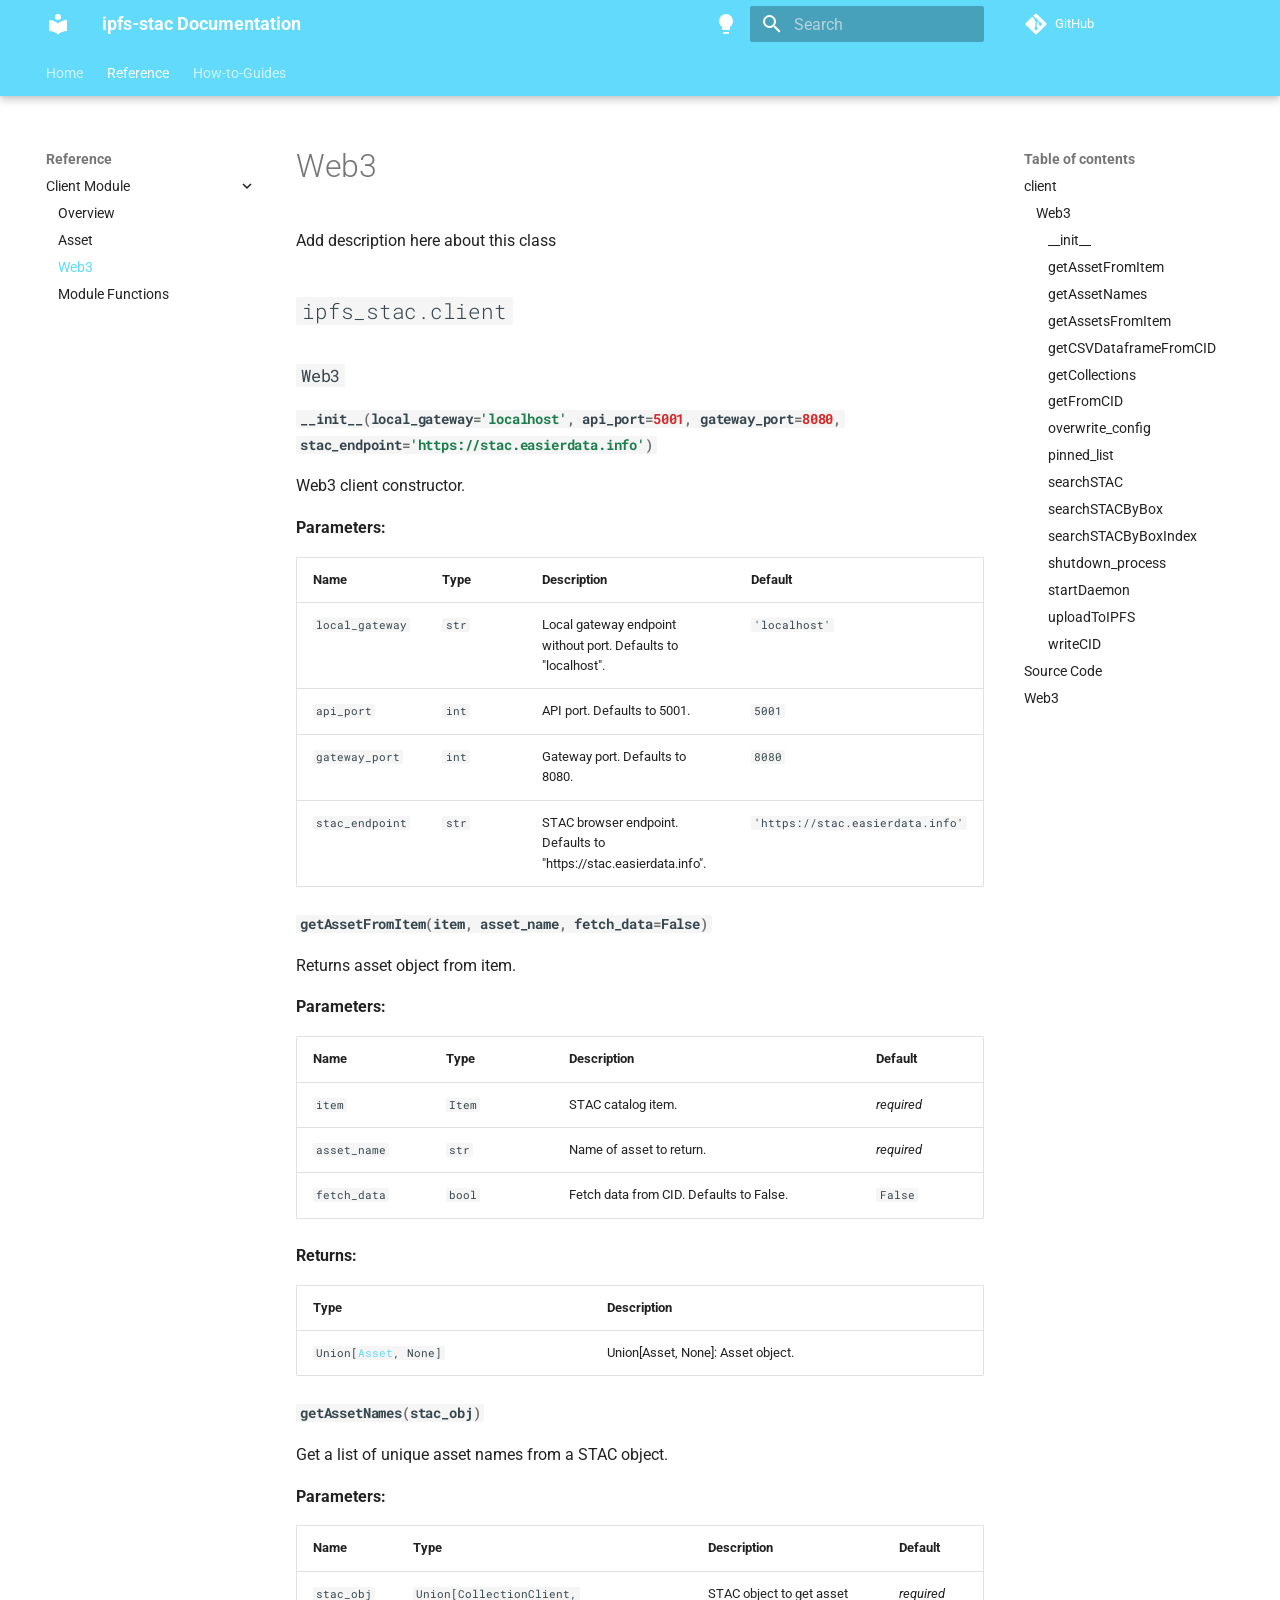
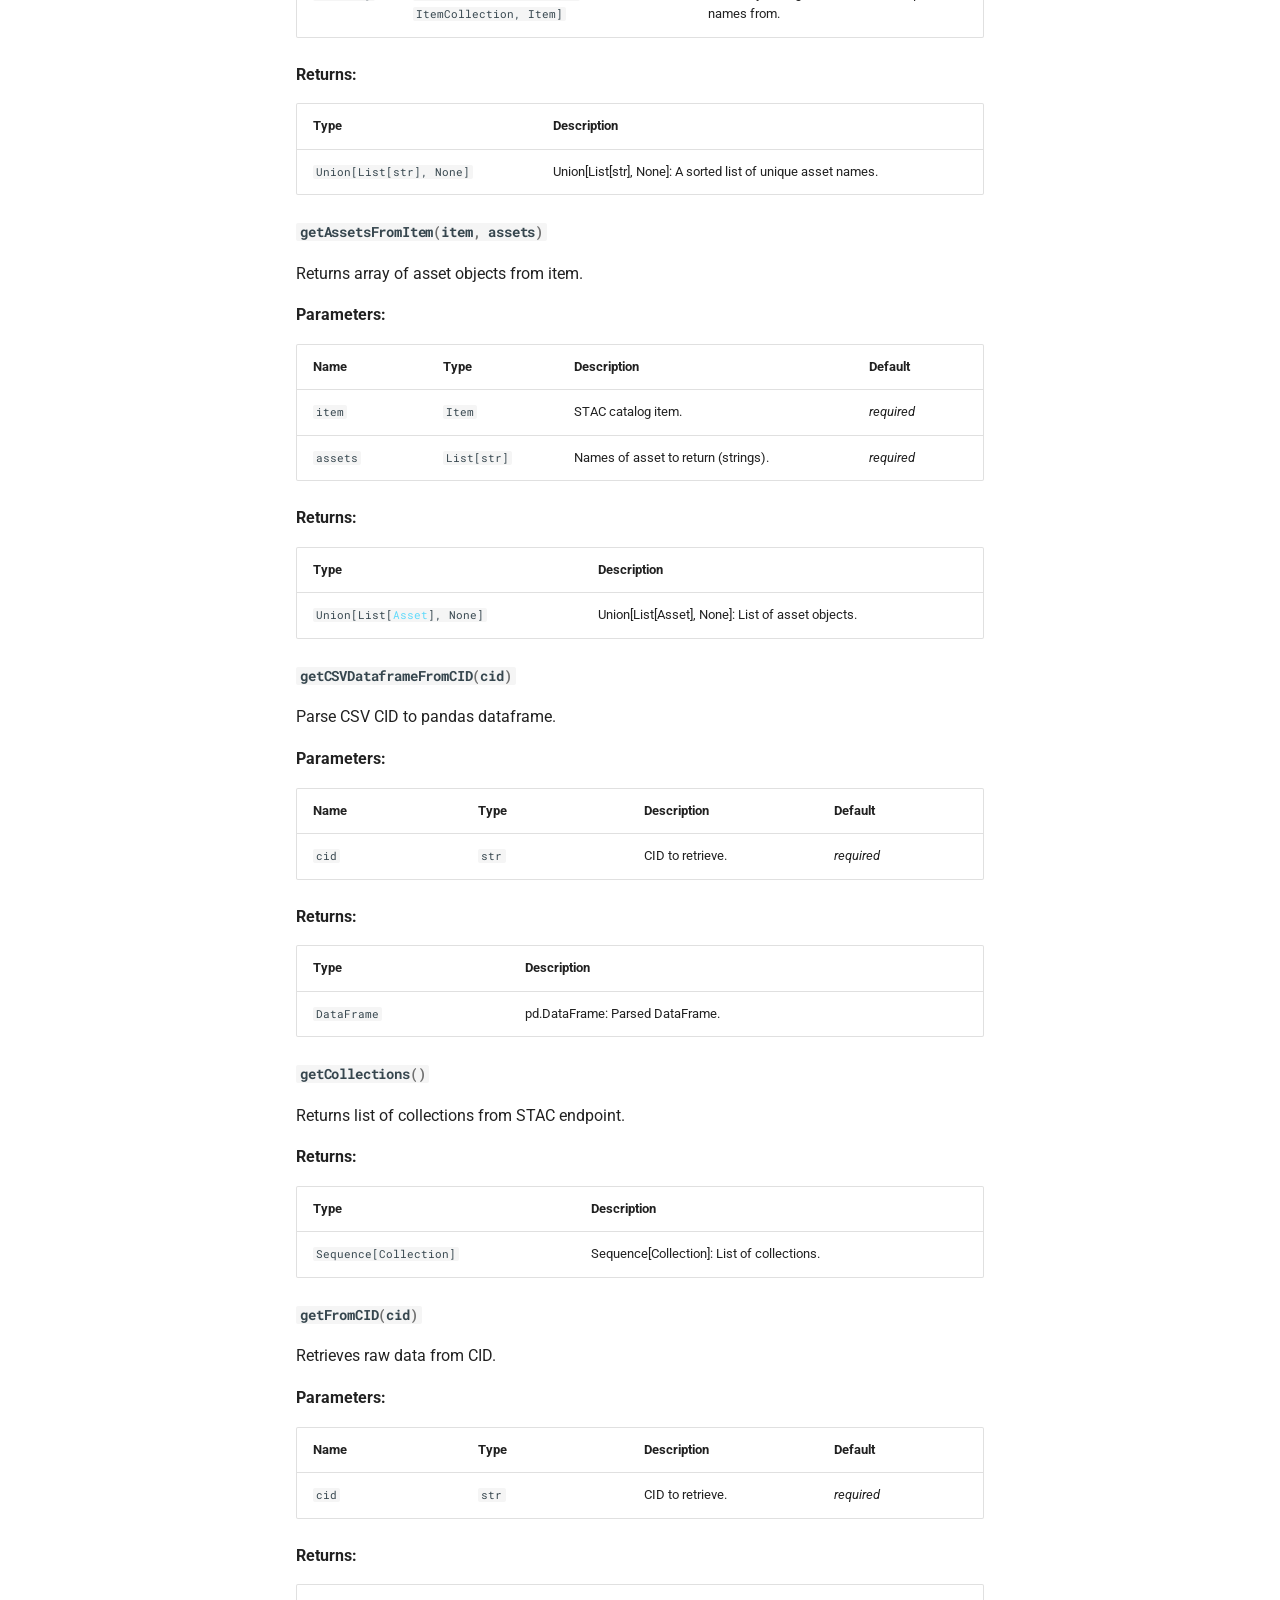
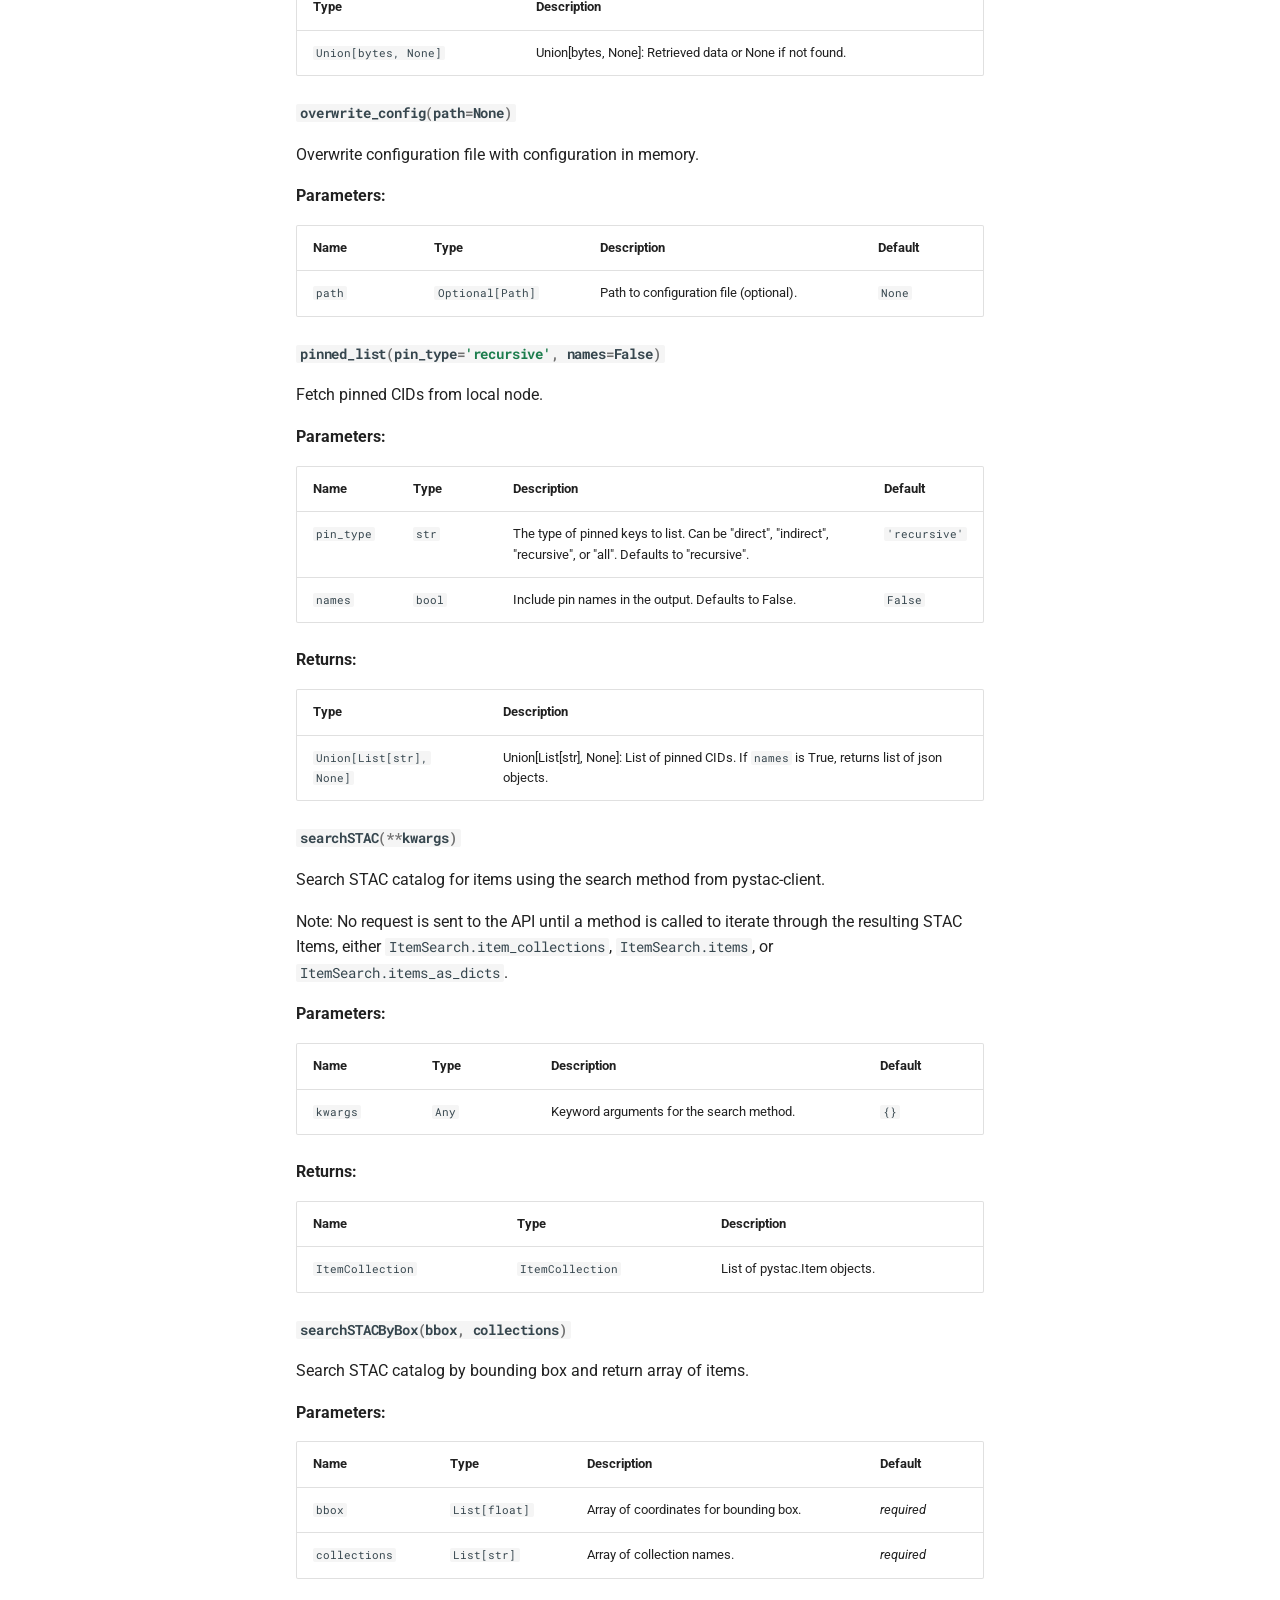
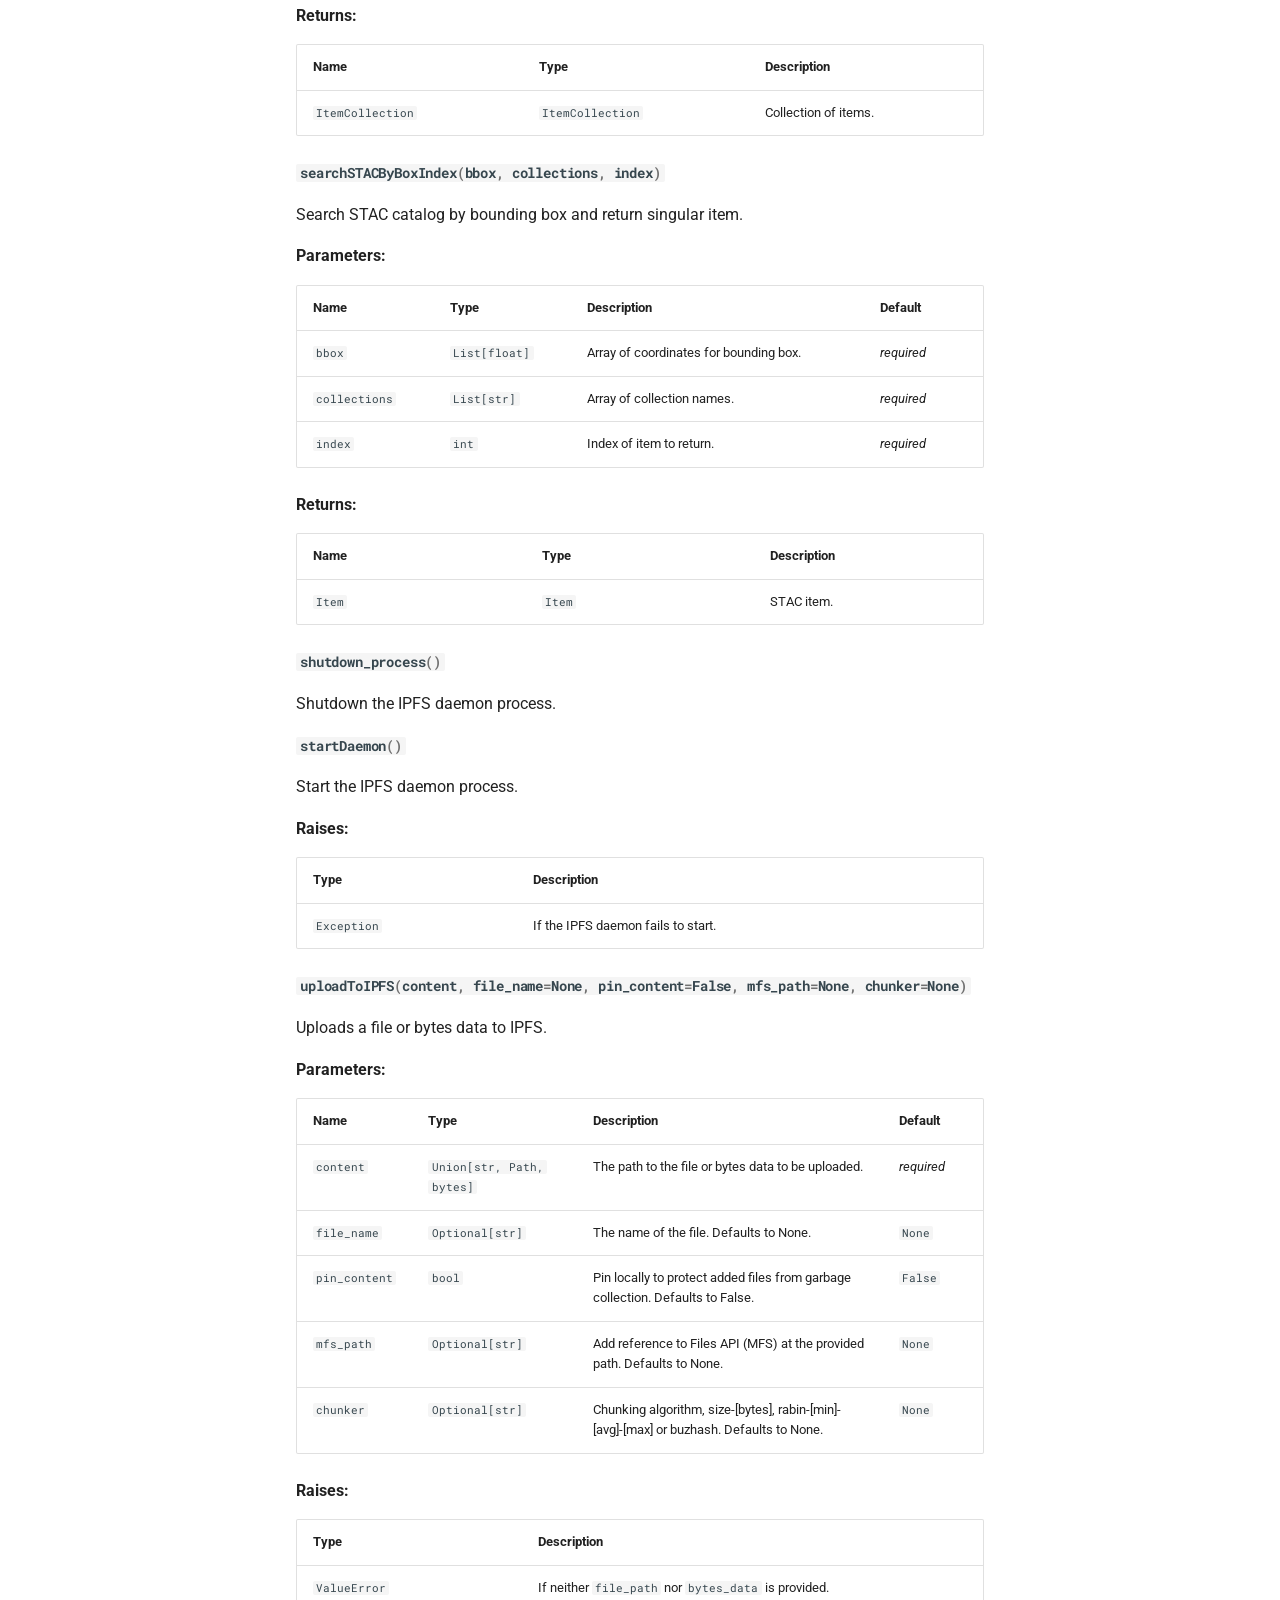
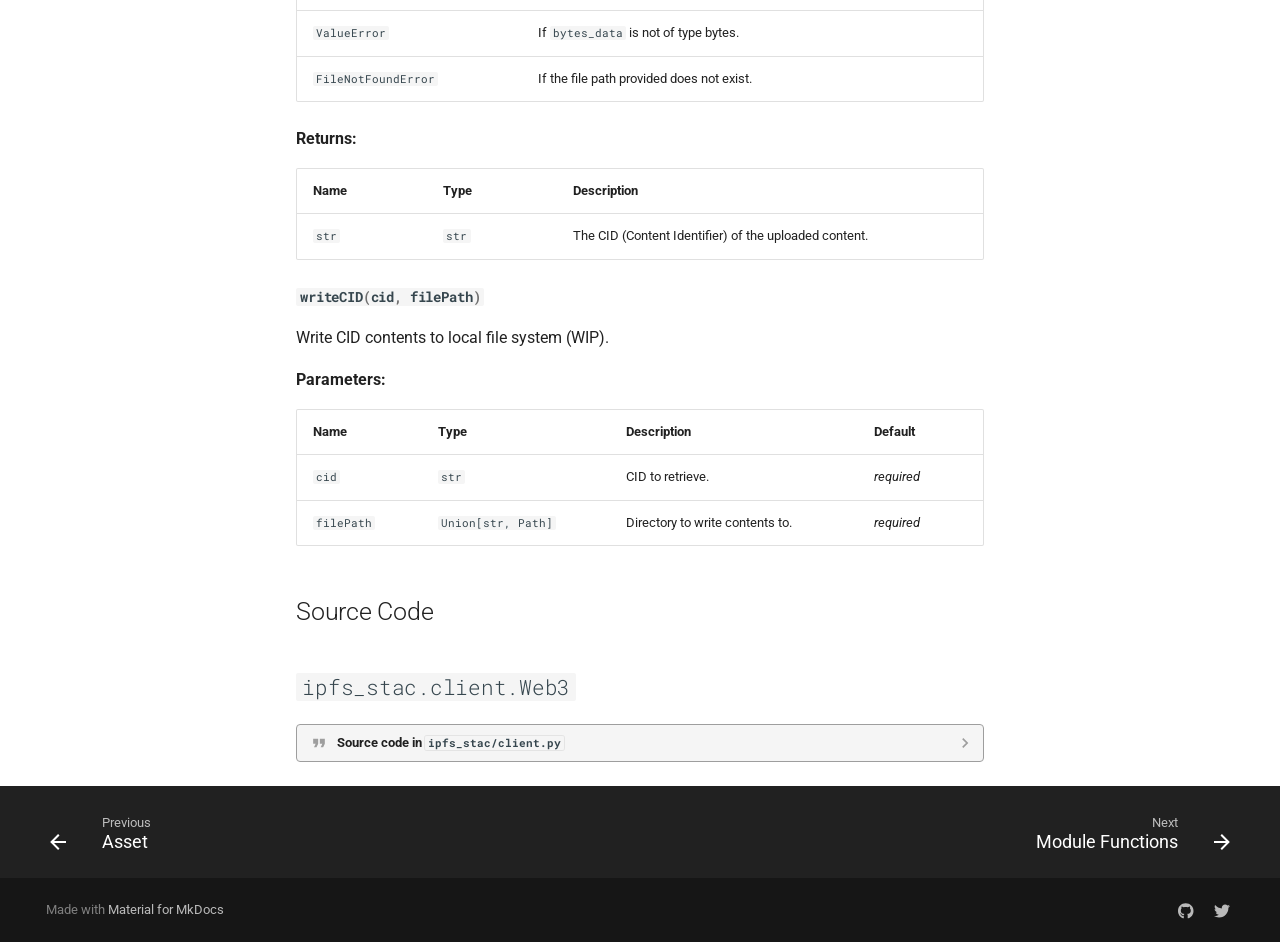
<file: web3/index.html>
<!doctype html>
<html lang="en" class="no-js">
  <head>
    
      <meta charset="utf-8">
      <meta name="viewport" content="width=device-width,initial-scale=1">
      
      
      
      
        <link rel="prev" href="../asset/">
      
      
        <link rel="next" href="../functions/">
      
      
      <link rel="icon" href="../assets/images/favicon.png">
      <meta name="generator" content="mkdocs-1.6.1, mkdocs-material-9.6.11">
    
    
      
        <title>Web3 - ipfs-stac Documentation</title>
      
    
    
      <link rel="stylesheet" href="../assets/stylesheets/main.4af4bdda.min.css">
      
        
        <link rel="stylesheet" href="../assets/stylesheets/palette.06af60db.min.css">
      
      


    
    
      
    
    
      
        
        
        <link rel="preconnect" href="https://fonts.gstatic.com" crossorigin>
        <link rel="stylesheet" href="https://fonts.googleapis.com/css?family=Roboto:300,300i,400,400i,700,700i%7CRoboto+Mono:400,400i,700,700i&display=fallback">
        <style>:root{--md-text-font:"Roboto";--md-code-font:"Roboto Mono"}</style>
      
    
    
      <link rel="stylesheet" href="../assets/_mkdocstrings.css">
    
      <link rel="stylesheet" href="../stylesheets/extra.css">
    
    <script>__md_scope=new URL("..",location),__md_hash=e=>[...e].reduce(((e,_)=>(e<<5)-e+_.charCodeAt(0)),0),__md_get=(e,_=localStorage,t=__md_scope)=>JSON.parse(_.getItem(t.pathname+"."+e)),__md_set=(e,_,t=localStorage,a=__md_scope)=>{try{t.setItem(a.pathname+"."+e,JSON.stringify(_))}catch(e){}}</script>
    
      

    
    
    
  </head>
  
  
    
    
      
    
    
    
    
    <body dir="ltr" data-md-color-scheme="default" data-md-color-primary="indigo" data-md-color-accent="amber">
  
    
    <input class="md-toggle" data-md-toggle="drawer" type="checkbox" id="__drawer" autocomplete="off">
    <input class="md-toggle" data-md-toggle="search" type="checkbox" id="__search" autocomplete="off">
    <label class="md-overlay" for="__drawer"></label>
    <div data-md-component="skip">
      
        
        <a href="#ipfs_stac.client" class="md-skip">
          Skip to content
        </a>
      
    </div>
    <div data-md-component="announce">
      
    </div>
    
    
      

  

<header class="md-header md-header--shadow md-header--lifted" data-md-component="header">
  <nav class="md-header__inner md-grid" aria-label="Header">
    <a href=".." title="ipfs-stac Documentation" class="md-header__button md-logo" aria-label="ipfs-stac Documentation" data-md-component="logo">
      
  
  <svg xmlns="http://www.w3.org/2000/svg" viewBox="0 0 24 24"><path d="M12 8a3 3 0 0 0 3-3 3 3 0 0 0-3-3 3 3 0 0 0-3 3 3 3 0 0 0 3 3m0 3.54C9.64 9.35 6.5 8 3 8v11c3.5 0 6.64 1.35 9 3.54 2.36-2.19 5.5-3.54 9-3.54V8c-3.5 0-6.64 1.35-9 3.54"/></svg>

    </a>
    <label class="md-header__button md-icon" for="__drawer">
      
      <svg xmlns="http://www.w3.org/2000/svg" viewBox="0 0 24 24"><path d="M3 6h18v2H3zm0 5h18v2H3zm0 5h18v2H3z"/></svg>
    </label>
    <div class="md-header__title" data-md-component="header-title">
      <div class="md-header__ellipsis">
        <div class="md-header__topic">
          <span class="md-ellipsis">
            ipfs-stac Documentation
          </span>
        </div>
        <div class="md-header__topic" data-md-component="header-topic">
          <span class="md-ellipsis">
            
              Web3
            
          </span>
        </div>
      </div>
    </div>
    
      
        <form class="md-header__option" data-md-component="palette">
  
    
    
    
    <input class="md-option" data-md-color-media="(prefers-color-scheme: light)" data-md-color-scheme="default" data-md-color-primary="indigo" data-md-color-accent="amber"  aria-label="Switch to dark mode"  type="radio" name="__palette" id="__palette_0">
    
      <label class="md-header__button md-icon" title="Switch to dark mode" for="__palette_1" hidden>
        <svg xmlns="http://www.w3.org/2000/svg" viewBox="0 0 24 24"><path d="M12 2a7 7 0 0 0-7 7c0 2.38 1.19 4.47 3 5.74V17a1 1 0 0 0 1 1h6a1 1 0 0 0 1-1v-2.26c1.81-1.27 3-3.36 3-5.74a7 7 0 0 0-7-7M9 21a1 1 0 0 0 1 1h4a1 1 0 0 0 1-1v-1H9z"/></svg>
      </label>
    
  
    
    
    
    <input class="md-option" data-md-color-media="(prefers-color-scheme: dark)" data-md-color-scheme="slate" data-md-color-primary="indigo" data-md-color-accent="amber"  aria-label="Switch to system preference"  type="radio" name="__palette" id="__palette_1">
    
      <label class="md-header__button md-icon" title="Switch to system preference" for="__palette_0" hidden>
        <svg xmlns="http://www.w3.org/2000/svg" viewBox="0 0 24 24"><path d="M12 2a7 7 0 0 1 7 7c0 2.38-1.19 4.47-3 5.74V17a1 1 0 0 1-1 1H9a1 1 0 0 1-1-1v-2.26C6.19 13.47 5 11.38 5 9a7 7 0 0 1 7-7M9 21v-1h6v1a1 1 0 0 1-1 1h-4a1 1 0 0 1-1-1m3-17a5 5 0 0 0-5 5c0 2.05 1.23 3.81 3 4.58V16h4v-2.42c1.77-.77 3-2.53 3-4.58a5 5 0 0 0-5-5"/></svg>
      </label>
    
  
</form>
      
    
    
      <script>var palette=__md_get("__palette");if(palette&&palette.color){if("(prefers-color-scheme)"===palette.color.media){var media=matchMedia("(prefers-color-scheme: light)"),input=document.querySelector(media.matches?"[data-md-color-media='(prefers-color-scheme: light)']":"[data-md-color-media='(prefers-color-scheme: dark)']");palette.color.media=input.getAttribute("data-md-color-media"),palette.color.scheme=input.getAttribute("data-md-color-scheme"),palette.color.primary=input.getAttribute("data-md-color-primary"),palette.color.accent=input.getAttribute("data-md-color-accent")}for(var[key,value]of Object.entries(palette.color))document.body.setAttribute("data-md-color-"+key,value)}</script>
    
    
    
      
      
        <label class="md-header__button md-icon" for="__search">
          
          <svg xmlns="http://www.w3.org/2000/svg" viewBox="0 0 24 24"><path d="M9.5 3A6.5 6.5 0 0 1 16 9.5c0 1.61-.59 3.09-1.56 4.23l.27.27h.79l5 5-1.5 1.5-5-5v-.79l-.27-.27A6.52 6.52 0 0 1 9.5 16 6.5 6.5 0 0 1 3 9.5 6.5 6.5 0 0 1 9.5 3m0 2C7 5 5 7 5 9.5S7 14 9.5 14 14 12 14 9.5 12 5 9.5 5"/></svg>
        </label>
        <div class="md-search" data-md-component="search" role="dialog">
  <label class="md-search__overlay" for="__search"></label>
  <div class="md-search__inner" role="search">
    <form class="md-search__form" name="search">
      <input type="text" class="md-search__input" name="query" aria-label="Search" placeholder="Search" autocapitalize="off" autocorrect="off" autocomplete="off" spellcheck="false" data-md-component="search-query" required>
      <label class="md-search__icon md-icon" for="__search">
        
        <svg xmlns="http://www.w3.org/2000/svg" viewBox="0 0 24 24"><path d="M9.5 3A6.5 6.5 0 0 1 16 9.5c0 1.61-.59 3.09-1.56 4.23l.27.27h.79l5 5-1.5 1.5-5-5v-.79l-.27-.27A6.52 6.52 0 0 1 9.5 16 6.5 6.5 0 0 1 3 9.5 6.5 6.5 0 0 1 9.5 3m0 2C7 5 5 7 5 9.5S7 14 9.5 14 14 12 14 9.5 12 5 9.5 5"/></svg>
        
        <svg xmlns="http://www.w3.org/2000/svg" viewBox="0 0 24 24"><path d="M20 11v2H8l5.5 5.5-1.42 1.42L4.16 12l7.92-7.92L13.5 5.5 8 11z"/></svg>
      </label>
      <nav class="md-search__options" aria-label="Search">
        
          <a href="javascript:void(0)" class="md-search__icon md-icon" title="Share" aria-label="Share" data-clipboard data-clipboard-text="" data-md-component="search-share" tabindex="-1">
            
            <svg xmlns="http://www.w3.org/2000/svg" viewBox="0 0 24 24"><path d="M18 16.08c-.76 0-1.44.3-1.96.77L8.91 12.7c.05-.23.09-.46.09-.7s-.04-.47-.09-.7l7.05-4.11c.54.5 1.25.81 2.04.81a3 3 0 0 0 3-3 3 3 0 0 0-3-3 3 3 0 0 0-3 3c0 .24.04.47.09.7L8.04 9.81C7.5 9.31 6.79 9 6 9a3 3 0 0 0-3 3 3 3 0 0 0 3 3c.79 0 1.5-.31 2.04-.81l7.12 4.15c-.05.21-.08.43-.08.66 0 1.61 1.31 2.91 2.92 2.91s2.92-1.3 2.92-2.91A2.92 2.92 0 0 0 18 16.08"/></svg>
          </a>
        
        <button type="reset" class="md-search__icon md-icon" title="Clear" aria-label="Clear" tabindex="-1">
          
          <svg xmlns="http://www.w3.org/2000/svg" viewBox="0 0 24 24"><path d="M19 6.41 17.59 5 12 10.59 6.41 5 5 6.41 10.59 12 5 17.59 6.41 19 12 13.41 17.59 19 19 17.59 13.41 12z"/></svg>
        </button>
      </nav>
      
        <div class="md-search__suggest" data-md-component="search-suggest"></div>
      
    </form>
    <div class="md-search__output">
      <div class="md-search__scrollwrap" tabindex="0" data-md-scrollfix>
        <div class="md-search-result" data-md-component="search-result">
          <div class="md-search-result__meta">
            Initializing search
          </div>
          <ol class="md-search-result__list" role="presentation"></ol>
        </div>
      </div>
    </div>
  </div>
</div>
      
    
    
      <div class="md-header__source">
        <a href="https://github.com/DecentralizedGeo/ipfs-stac" title="Go to repository" class="md-source" data-md-component="source">
  <div class="md-source__icon md-icon">
    
    <svg xmlns="http://www.w3.org/2000/svg" viewBox="0 0 448 512"><!--! Font Awesome Free 6.7.2 by @fontawesome - https://fontawesome.com License - https://fontawesome.com/license/free (Icons: CC BY 4.0, Fonts: SIL OFL 1.1, Code: MIT License) Copyright 2024 Fonticons, Inc.--><path d="M439.55 236.05 244 40.45a28.87 28.87 0 0 0-40.81 0l-40.66 40.63 51.52 51.52c27.06-9.14 52.68 16.77 43.39 43.68l49.66 49.66c34.23-11.8 61.18 31 35.47 56.69-26.49 26.49-70.21-2.87-56-37.34L240.22 199v121.85c25.3 12.54 22.26 41.85 9.08 55a34.34 34.34 0 0 1-48.55 0c-17.57-17.6-11.07-46.91 11.25-56v-123c-20.8-8.51-24.6-30.74-18.64-45L142.57 101 8.45 235.14a28.86 28.86 0 0 0 0 40.81l195.61 195.6a28.86 28.86 0 0 0 40.8 0l194.69-194.69a28.86 28.86 0 0 0 0-40.81"/></svg>
  </div>
  <div class="md-source__repository">
    GitHub
  </div>
</a>
      </div>
    
  </nav>
  
    
      
<nav class="md-tabs" aria-label="Tabs" data-md-component="tabs">
  <div class="md-grid">
    <ul class="md-tabs__list">
      
        
  
  
  
  
    <li class="md-tabs__item">
      <a href=".." class="md-tabs__link">
        
  
  
    
  
  Home

      </a>
    </li>
  

      
        
  
  
  
    
  
  
    
    
      
  
  
  
    
  
  
    
    
      <li class="md-tabs__item md-tabs__item--active">
        <a href="../client/" class="md-tabs__link">
          
  
  
    
  
  Reference

        </a>
      </li>
    
  

    
  

      
        
  
  
  
  
    
    
      <li class="md-tabs__item">
        <a href="../examples/" class="md-tabs__link">
          
  
  
    
  
  How-to-Guides

        </a>
      </li>
    
  

      
    </ul>
  </div>
</nav>
    
  
</header>
    
    <div class="md-container" data-md-component="container">
      
      
        
      
      <main class="md-main" data-md-component="main">
        <div class="md-main__inner md-grid">
          
            
              
              <div class="md-sidebar md-sidebar--primary" data-md-component="sidebar" data-md-type="navigation" >
                <div class="md-sidebar__scrollwrap">
                  <div class="md-sidebar__inner">
                    


  


<nav class="md-nav md-nav--primary md-nav--lifted" aria-label="Navigation" data-md-level="0">
  <label class="md-nav__title" for="__drawer">
    <a href=".." title="ipfs-stac Documentation" class="md-nav__button md-logo" aria-label="ipfs-stac Documentation" data-md-component="logo">
      
  
  <svg xmlns="http://www.w3.org/2000/svg" viewBox="0 0 24 24"><path d="M12 8a3 3 0 0 0 3-3 3 3 0 0 0-3-3 3 3 0 0 0-3 3 3 3 0 0 0 3 3m0 3.54C9.64 9.35 6.5 8 3 8v11c3.5 0 6.64 1.35 9 3.54 2.36-2.19 5.5-3.54 9-3.54V8c-3.5 0-6.64 1.35-9 3.54"/></svg>

    </a>
    ipfs-stac Documentation
  </label>
  
    <div class="md-nav__source">
      <a href="https://github.com/DecentralizedGeo/ipfs-stac" title="Go to repository" class="md-source" data-md-component="source">
  <div class="md-source__icon md-icon">
    
    <svg xmlns="http://www.w3.org/2000/svg" viewBox="0 0 448 512"><!--! Font Awesome Free 6.7.2 by @fontawesome - https://fontawesome.com License - https://fontawesome.com/license/free (Icons: CC BY 4.0, Fonts: SIL OFL 1.1, Code: MIT License) Copyright 2024 Fonticons, Inc.--><path d="M439.55 236.05 244 40.45a28.87 28.87 0 0 0-40.81 0l-40.66 40.63 51.52 51.52c27.06-9.14 52.68 16.77 43.39 43.68l49.66 49.66c34.23-11.8 61.18 31 35.47 56.69-26.49 26.49-70.21-2.87-56-37.34L240.22 199v121.85c25.3 12.54 22.26 41.85 9.08 55a34.34 34.34 0 0 1-48.55 0c-17.57-17.6-11.07-46.91 11.25-56v-123c-20.8-8.51-24.6-30.74-18.64-45L142.57 101 8.45 235.14a28.86 28.86 0 0 0 0 40.81l195.61 195.6a28.86 28.86 0 0 0 40.8 0l194.69-194.69a28.86 28.86 0 0 0 0-40.81"/></svg>
  </div>
  <div class="md-source__repository">
    GitHub
  </div>
</a>
    </div>
  
  <ul class="md-nav__list" data-md-scrollfix>
    
      
      
  
  
  
  
    <li class="md-nav__item">
      <a href=".." class="md-nav__link">
        
  
  
  <span class="md-ellipsis">
    Home
    
  </span>
  

      </a>
    </li>
  

    
      
      
  
  
    
  
  
  
    
    
      
        
      
    
    
    
      
        
        
      
      
    
    
    <li class="md-nav__item md-nav__item--active md-nav__item--section md-nav__item--nested">
      
        
        
        <input class="md-nav__toggle md-toggle " type="checkbox" id="__nav_2" checked>
        
          
          <label class="md-nav__link" for="__nav_2" id="__nav_2_label" tabindex="">
            
  
  
  <span class="md-ellipsis">
    Reference
    
  </span>
  

            <span class="md-nav__icon md-icon"></span>
          </label>
        
        <nav class="md-nav" data-md-level="1" aria-labelledby="__nav_2_label" aria-expanded="true">
          <label class="md-nav__title" for="__nav_2">
            <span class="md-nav__icon md-icon"></span>
            Reference
          </label>
          <ul class="md-nav__list" data-md-scrollfix>
            
              
                
  
  
    
  
  
  
    
    
      
        
      
        
      
        
      
        
      
    
    
    
      
      
    
    
    <li class="md-nav__item md-nav__item--active md-nav__item--nested">
      
        
        
        <input class="md-nav__toggle md-toggle " type="checkbox" id="__nav_2_1" checked>
        
          
          <label class="md-nav__link" for="__nav_2_1" id="__nav_2_1_label" tabindex="0">
            
  
  
  <span class="md-ellipsis">
    Client Module
    
  </span>
  

            <span class="md-nav__icon md-icon"></span>
          </label>
        
        <nav class="md-nav" data-md-level="2" aria-labelledby="__nav_2_1_label" aria-expanded="true">
          <label class="md-nav__title" for="__nav_2_1">
            <span class="md-nav__icon md-icon"></span>
            Client Module
          </label>
          <ul class="md-nav__list" data-md-scrollfix>
            
              
                
  
  
  
  
    <li class="md-nav__item">
      <a href="../client/" class="md-nav__link">
        
  
  
  <span class="md-ellipsis">
    Overview
    
  </span>
  

      </a>
    </li>
  

              
            
              
                
  
  
  
  
    <li class="md-nav__item">
      <a href="../asset/" class="md-nav__link">
        
  
  
  <span class="md-ellipsis">
    Asset
    
  </span>
  

      </a>
    </li>
  

              
            
              
                
  
  
    
  
  
  
    <li class="md-nav__item md-nav__item--active">
      
      <input class="md-nav__toggle md-toggle" type="checkbox" id="__toc">
      
      
      
        <label class="md-nav__link md-nav__link--active" for="__toc">
          
  
  
  <span class="md-ellipsis">
    Web3
    
  </span>
  

          <span class="md-nav__icon md-icon"></span>
        </label>
      
      <a href="./" class="md-nav__link md-nav__link--active">
        
  
  
  <span class="md-ellipsis">
    Web3
    
  </span>
  

      </a>
      
        

<nav class="md-nav md-nav--secondary" aria-label="Table of contents">
  
  
  
  
    <label class="md-nav__title" for="__toc">
      <span class="md-nav__icon md-icon"></span>
      Table of contents
    </label>
    <ul class="md-nav__list" data-md-component="toc" data-md-scrollfix>
      
        <li class="md-nav__item">
  <a href="#ipfs_stac.client" class="md-nav__link">
    <span class="md-ellipsis">
      client
    </span>
  </a>
  
    <nav class="md-nav" aria-label="client">
      <ul class="md-nav__list">
        
          <li class="md-nav__item">
  <a href="#ipfs_stac.client.Web3" class="md-nav__link">
    <span class="md-ellipsis">
      Web3
    </span>
  </a>
  
    <nav class="md-nav" aria-label="Web3">
      <ul class="md-nav__list">
        
          <li class="md-nav__item">
  <a href="#ipfs_stac.client.Web3.__init__" class="md-nav__link">
    <span class="md-ellipsis">
      __init__
    </span>
  </a>
  
</li>
        
          <li class="md-nav__item">
  <a href="#ipfs_stac.client.Web3.getAssetFromItem" class="md-nav__link">
    <span class="md-ellipsis">
      getAssetFromItem
    </span>
  </a>
  
</li>
        
          <li class="md-nav__item">
  <a href="#ipfs_stac.client.Web3.getAssetNames" class="md-nav__link">
    <span class="md-ellipsis">
      getAssetNames
    </span>
  </a>
  
</li>
        
          <li class="md-nav__item">
  <a href="#ipfs_stac.client.Web3.getAssetsFromItem" class="md-nav__link">
    <span class="md-ellipsis">
      getAssetsFromItem
    </span>
  </a>
  
</li>
        
          <li class="md-nav__item">
  <a href="#ipfs_stac.client.Web3.getCSVDataframeFromCID" class="md-nav__link">
    <span class="md-ellipsis">
      getCSVDataframeFromCID
    </span>
  </a>
  
</li>
        
          <li class="md-nav__item">
  <a href="#ipfs_stac.client.Web3.getCollections" class="md-nav__link">
    <span class="md-ellipsis">
      getCollections
    </span>
  </a>
  
</li>
        
          <li class="md-nav__item">
  <a href="#ipfs_stac.client.Web3.getFromCID" class="md-nav__link">
    <span class="md-ellipsis">
      getFromCID
    </span>
  </a>
  
</li>
        
          <li class="md-nav__item">
  <a href="#ipfs_stac.client.Web3.overwrite_config" class="md-nav__link">
    <span class="md-ellipsis">
      overwrite_config
    </span>
  </a>
  
</li>
        
          <li class="md-nav__item">
  <a href="#ipfs_stac.client.Web3.pinned_list" class="md-nav__link">
    <span class="md-ellipsis">
      pinned_list
    </span>
  </a>
  
</li>
        
          <li class="md-nav__item">
  <a href="#ipfs_stac.client.Web3.searchSTAC" class="md-nav__link">
    <span class="md-ellipsis">
      searchSTAC
    </span>
  </a>
  
</li>
        
          <li class="md-nav__item">
  <a href="#ipfs_stac.client.Web3.searchSTACByBox" class="md-nav__link">
    <span class="md-ellipsis">
      searchSTACByBox
    </span>
  </a>
  
</li>
        
          <li class="md-nav__item">
  <a href="#ipfs_stac.client.Web3.searchSTACByBoxIndex" class="md-nav__link">
    <span class="md-ellipsis">
      searchSTACByBoxIndex
    </span>
  </a>
  
</li>
        
          <li class="md-nav__item">
  <a href="#ipfs_stac.client.Web3.shutdown_process" class="md-nav__link">
    <span class="md-ellipsis">
      shutdown_process
    </span>
  </a>
  
</li>
        
          <li class="md-nav__item">
  <a href="#ipfs_stac.client.Web3.startDaemon" class="md-nav__link">
    <span class="md-ellipsis">
      startDaemon
    </span>
  </a>
  
</li>
        
          <li class="md-nav__item">
  <a href="#ipfs_stac.client.Web3.uploadToIPFS" class="md-nav__link">
    <span class="md-ellipsis">
      uploadToIPFS
    </span>
  </a>
  
</li>
        
          <li class="md-nav__item">
  <a href="#ipfs_stac.client.Web3.writeCID" class="md-nav__link">
    <span class="md-ellipsis">
      writeCID
    </span>
  </a>
  
</li>
        
      </ul>
    </nav>
  
</li>
        
      </ul>
    </nav>
  
</li>
      
        <li class="md-nav__item">
  <a href="#source-code" class="md-nav__link">
    <span class="md-ellipsis">
      Source Code
    </span>
  </a>
  
</li>
      
        <li class="md-nav__item">
  <a href="#ipfs_stac.client.Web3" class="md-nav__link">
    <span class="md-ellipsis">
      Web3
    </span>
  </a>
  
</li>
      
    </ul>
  
</nav>
      
    </li>
  

              
            
              
                
  
  
  
  
    <li class="md-nav__item">
      <a href="../functions/" class="md-nav__link">
        
  
  
  <span class="md-ellipsis">
    Module Functions
    
  </span>
  

      </a>
    </li>
  

              
            
          </ul>
        </nav>
      
    </li>
  

              
            
          </ul>
        </nav>
      
    </li>
  

    
      
      
  
  
  
  
    
    
      
        
      
        
      
    
    
    
      
      
    
    
    <li class="md-nav__item md-nav__item--nested">
      
        
        
        <input class="md-nav__toggle md-toggle " type="checkbox" id="__nav_3" >
        
          
          <label class="md-nav__link" for="__nav_3" id="__nav_3_label" tabindex="0">
            
  
  
  <span class="md-ellipsis">
    How-to-Guides
    
  </span>
  

            <span class="md-nav__icon md-icon"></span>
          </label>
        
        <nav class="md-nav" data-md-level="1" aria-labelledby="__nav_3_label" aria-expanded="false">
          <label class="md-nav__title" for="__nav_3">
            <span class="md-nav__icon md-icon"></span>
            How-to-Guides
          </label>
          <ul class="md-nav__list" data-md-scrollfix>
            
              
                
  
  
  
  
    <li class="md-nav__item">
      <a href="../examples/" class="md-nav__link">
        
  
  
  <span class="md-ellipsis">
    Examples
    
  </span>
  

      </a>
    </li>
  

              
            
              
                
  
  
  
  
    <li class="md-nav__item">
      <a href="../how-to-install/" class="md-nav__link">
        
  
  
  <span class="md-ellipsis">
    Install ipfs-stac
    
  </span>
  

      </a>
    </li>
  

              
            
          </ul>
        </nav>
      
    </li>
  

    
  </ul>
</nav>
                  </div>
                </div>
              </div>
            
            
              
              <div class="md-sidebar md-sidebar--secondary" data-md-component="sidebar" data-md-type="toc" >
                <div class="md-sidebar__scrollwrap">
                  <div class="md-sidebar__inner">
                    

<nav class="md-nav md-nav--secondary" aria-label="Table of contents">
  
  
  
  
    <label class="md-nav__title" for="__toc">
      <span class="md-nav__icon md-icon"></span>
      Table of contents
    </label>
    <ul class="md-nav__list" data-md-component="toc" data-md-scrollfix>
      
        <li class="md-nav__item">
  <a href="#ipfs_stac.client" class="md-nav__link">
    <span class="md-ellipsis">
      client
    </span>
  </a>
  
    <nav class="md-nav" aria-label="client">
      <ul class="md-nav__list">
        
          <li class="md-nav__item">
  <a href="#ipfs_stac.client.Web3" class="md-nav__link">
    <span class="md-ellipsis">
      Web3
    </span>
  </a>
  
    <nav class="md-nav" aria-label="Web3">
      <ul class="md-nav__list">
        
          <li class="md-nav__item">
  <a href="#ipfs_stac.client.Web3.__init__" class="md-nav__link">
    <span class="md-ellipsis">
      __init__
    </span>
  </a>
  
</li>
        
          <li class="md-nav__item">
  <a href="#ipfs_stac.client.Web3.getAssetFromItem" class="md-nav__link">
    <span class="md-ellipsis">
      getAssetFromItem
    </span>
  </a>
  
</li>
        
          <li class="md-nav__item">
  <a href="#ipfs_stac.client.Web3.getAssetNames" class="md-nav__link">
    <span class="md-ellipsis">
      getAssetNames
    </span>
  </a>
  
</li>
        
          <li class="md-nav__item">
  <a href="#ipfs_stac.client.Web3.getAssetsFromItem" class="md-nav__link">
    <span class="md-ellipsis">
      getAssetsFromItem
    </span>
  </a>
  
</li>
        
          <li class="md-nav__item">
  <a href="#ipfs_stac.client.Web3.getCSVDataframeFromCID" class="md-nav__link">
    <span class="md-ellipsis">
      getCSVDataframeFromCID
    </span>
  </a>
  
</li>
        
          <li class="md-nav__item">
  <a href="#ipfs_stac.client.Web3.getCollections" class="md-nav__link">
    <span class="md-ellipsis">
      getCollections
    </span>
  </a>
  
</li>
        
          <li class="md-nav__item">
  <a href="#ipfs_stac.client.Web3.getFromCID" class="md-nav__link">
    <span class="md-ellipsis">
      getFromCID
    </span>
  </a>
  
</li>
        
          <li class="md-nav__item">
  <a href="#ipfs_stac.client.Web3.overwrite_config" class="md-nav__link">
    <span class="md-ellipsis">
      overwrite_config
    </span>
  </a>
  
</li>
        
          <li class="md-nav__item">
  <a href="#ipfs_stac.client.Web3.pinned_list" class="md-nav__link">
    <span class="md-ellipsis">
      pinned_list
    </span>
  </a>
  
</li>
        
          <li class="md-nav__item">
  <a href="#ipfs_stac.client.Web3.searchSTAC" class="md-nav__link">
    <span class="md-ellipsis">
      searchSTAC
    </span>
  </a>
  
</li>
        
          <li class="md-nav__item">
  <a href="#ipfs_stac.client.Web3.searchSTACByBox" class="md-nav__link">
    <span class="md-ellipsis">
      searchSTACByBox
    </span>
  </a>
  
</li>
        
          <li class="md-nav__item">
  <a href="#ipfs_stac.client.Web3.searchSTACByBoxIndex" class="md-nav__link">
    <span class="md-ellipsis">
      searchSTACByBoxIndex
    </span>
  </a>
  
</li>
        
          <li class="md-nav__item">
  <a href="#ipfs_stac.client.Web3.shutdown_process" class="md-nav__link">
    <span class="md-ellipsis">
      shutdown_process
    </span>
  </a>
  
</li>
        
          <li class="md-nav__item">
  <a href="#ipfs_stac.client.Web3.startDaemon" class="md-nav__link">
    <span class="md-ellipsis">
      startDaemon
    </span>
  </a>
  
</li>
        
          <li class="md-nav__item">
  <a href="#ipfs_stac.client.Web3.uploadToIPFS" class="md-nav__link">
    <span class="md-ellipsis">
      uploadToIPFS
    </span>
  </a>
  
</li>
        
          <li class="md-nav__item">
  <a href="#ipfs_stac.client.Web3.writeCID" class="md-nav__link">
    <span class="md-ellipsis">
      writeCID
    </span>
  </a>
  
</li>
        
      </ul>
    </nav>
  
</li>
        
      </ul>
    </nav>
  
</li>
      
        <li class="md-nav__item">
  <a href="#source-code" class="md-nav__link">
    <span class="md-ellipsis">
      Source Code
    </span>
  </a>
  
</li>
      
        <li class="md-nav__item">
  <a href="#ipfs_stac.client.Web3" class="md-nav__link">
    <span class="md-ellipsis">
      Web3
    </span>
  </a>
  
</li>
      
    </ul>
  
</nav>
                  </div>
                </div>
              </div>
            
          
          
            <div class="md-content" data-md-component="content">
              <article class="md-content__inner md-typeset">
                
                  


  
  


  <h1>Web3</h1>

<p>Add description here about this class</p>


<div class="doc doc-object doc-module">



<h2 id="ipfs_stac.client" class="doc doc-heading">
            <code>ipfs_stac.client</code>


</h2>

    <div class="doc doc-contents first">









  <div class="doc doc-children">








<div class="doc doc-object doc-class">



<h3 id="ipfs_stac.client.Web3" class="doc doc-heading">
            <code>Web3</code>


</h3>


    <div class="doc doc-contents ">











  <div class="doc doc-children">









<div class="doc doc-object doc-function">


<h4 id="ipfs_stac.client.Web3.__init__" class="doc doc-heading">
            <code class="highlight language-python"><span class="fm">__init__</span><span class="p">(</span><span class="n">local_gateway</span><span class="o">=</span><span class="s1">&#39;localhost&#39;</span><span class="p">,</span> <span class="n">api_port</span><span class="o">=</span><span class="mi">5001</span><span class="p">,</span> <span class="n">gateway_port</span><span class="o">=</span><span class="mi">8080</span><span class="p">,</span> <span class="n">stac_endpoint</span><span class="o">=</span><span class="s1">&#39;https://stac.easierdata.info&#39;</span><span class="p">)</span></code>

</h4>


    <div class="doc doc-contents ">

        <p>Web3 client constructor.</p>


<p><span class="doc-section-title">Parameters:</span></p>
    <table>
      <thead>
        <tr>
          <th>Name</th>
          <th>Type</th>
          <th>Description</th>
          <th>Default</th>
        </tr>
      </thead>
      <tbody>
          <tr class="doc-section-item">
            <td>
                <code>local_gateway</code>
            </td>
            <td>
                  <code><span title="str">str</span></code>
            </td>
            <td>
              <div class="doc-md-description">
                <p>Local gateway endpoint without port. Defaults to "localhost".</p>
              </div>
            </td>
            <td>
                  <code>&#39;localhost&#39;</code>
            </td>
          </tr>
          <tr class="doc-section-item">
            <td>
                <code>api_port</code>
            </td>
            <td>
                  <code><span title="int">int</span></code>
            </td>
            <td>
              <div class="doc-md-description">
                <p>API port. Defaults to 5001.</p>
              </div>
            </td>
            <td>
                  <code>5001</code>
            </td>
          </tr>
          <tr class="doc-section-item">
            <td>
                <code>gateway_port</code>
            </td>
            <td>
                  <code><span title="int">int</span></code>
            </td>
            <td>
              <div class="doc-md-description">
                <p>Gateway port. Defaults to 8080.</p>
              </div>
            </td>
            <td>
                  <code>8080</code>
            </td>
          </tr>
          <tr class="doc-section-item">
            <td>
                <code>stac_endpoint</code>
            </td>
            <td>
                  <code><span title="str">str</span></code>
            </td>
            <td>
              <div class="doc-md-description">
                <p>STAC browser endpoint. Defaults to "https://stac.easierdata.info".</p>
              </div>
            </td>
            <td>
                  <code>&#39;https://stac.easierdata.info&#39;</code>
            </td>
          </tr>
      </tbody>
    </table>


    </div>

</div>

<div class="doc doc-object doc-function">


<h4 id="ipfs_stac.client.Web3.getAssetFromItem" class="doc doc-heading">
            <code class="highlight language-python"><span class="n">getAssetFromItem</span><span class="p">(</span><span class="n">item</span><span class="p">,</span> <span class="n">asset_name</span><span class="p">,</span> <span class="n">fetch_data</span><span class="o">=</span><span class="kc">False</span><span class="p">)</span></code>

</h4>


    <div class="doc doc-contents ">

        <p>Returns asset object from item.</p>


<p><span class="doc-section-title">Parameters:</span></p>
    <table>
      <thead>
        <tr>
          <th>Name</th>
          <th>Type</th>
          <th>Description</th>
          <th>Default</th>
        </tr>
      </thead>
      <tbody>
          <tr class="doc-section-item">
            <td>
                <code>item</code>
            </td>
            <td>
                  <code><span title="pystac.Item">Item</span></code>
            </td>
            <td>
              <div class="doc-md-description">
                <p>STAC catalog item.</p>
              </div>
            </td>
            <td>
                <em>required</em>
            </td>
          </tr>
          <tr class="doc-section-item">
            <td>
                <code>asset_name</code>
            </td>
            <td>
                  <code><span title="str">str</span></code>
            </td>
            <td>
              <div class="doc-md-description">
                <p>Name of asset to return.</p>
              </div>
            </td>
            <td>
                <em>required</em>
            </td>
          </tr>
          <tr class="doc-section-item">
            <td>
                <code>fetch_data</code>
            </td>
            <td>
                  <code><span title="bool">bool</span></code>
            </td>
            <td>
              <div class="doc-md-description">
                <p>Fetch data from CID. Defaults to False.</p>
              </div>
            </td>
            <td>
                  <code>False</code>
            </td>
          </tr>
      </tbody>
    </table>


    <p><span class="doc-section-title">Returns:</span></p>
    <table>
      <thead>
        <tr>
          <th>Type</th>
          <th>Description</th>
        </tr>
      </thead>
      <tbody>
          <tr class="doc-section-item">
            <td>
                  <code><span title="typing.Union">Union</span>[<a class="autorefs autorefs-internal" title="&lt;code&gt;Asset&lt;/code&gt; (&lt;code&gt;ipfs_stac.client.Asset&lt;/code&gt;)" href="../asset/#ipfs_stac.client.Asset">Asset</a>, None]</code>
            </td>
            <td>
              <div class="doc-md-description">
                <p>Union[Asset, None]: Asset object.</p>
              </div>
            </td>
          </tr>
      </tbody>
    </table>


    </div>

</div>

<div class="doc doc-object doc-function">


<h4 id="ipfs_stac.client.Web3.getAssetNames" class="doc doc-heading">
            <code class="highlight language-python"><span class="n">getAssetNames</span><span class="p">(</span><span class="n">stac_obj</span><span class="p">)</span></code>

</h4>


    <div class="doc doc-contents ">

        <p>Get a list of unique asset names from a STAC object.</p>


<p><span class="doc-section-title">Parameters:</span></p>
    <table>
      <thead>
        <tr>
          <th>Name</th>
          <th>Type</th>
          <th>Description</th>
          <th>Default</th>
        </tr>
      </thead>
      <tbody>
          <tr class="doc-section-item">
            <td>
                <code>stac_obj</code>
            </td>
            <td>
                  <code><span title="typing.Union">Union</span>[<span title="pystac_client.CollectionClient">CollectionClient</span>, <span title="pystac.ItemCollection">ItemCollection</span>, <span title="pystac.Item">Item</span>]</code>
            </td>
            <td>
              <div class="doc-md-description">
                <p>STAC object to get asset names from.</p>
              </div>
            </td>
            <td>
                <em>required</em>
            </td>
          </tr>
      </tbody>
    </table>


    <p><span class="doc-section-title">Returns:</span></p>
    <table>
      <thead>
        <tr>
          <th>Type</th>
          <th>Description</th>
        </tr>
      </thead>
      <tbody>
          <tr class="doc-section-item">
            <td>
                  <code><span title="typing.Union">Union</span>[<span title="typing.List">List</span>[<span title="str">str</span>], None]</code>
            </td>
            <td>
              <div class="doc-md-description">
                <p>Union[List[str], None]: A sorted list of unique asset names.</p>
              </div>
            </td>
          </tr>
      </tbody>
    </table>


    </div>

</div>

<div class="doc doc-object doc-function">


<h4 id="ipfs_stac.client.Web3.getAssetsFromItem" class="doc doc-heading">
            <code class="highlight language-python"><span class="n">getAssetsFromItem</span><span class="p">(</span><span class="n">item</span><span class="p">,</span> <span class="n">assets</span><span class="p">)</span></code>

</h4>


    <div class="doc doc-contents ">

        <p>Returns array of asset objects from item.</p>


<p><span class="doc-section-title">Parameters:</span></p>
    <table>
      <thead>
        <tr>
          <th>Name</th>
          <th>Type</th>
          <th>Description</th>
          <th>Default</th>
        </tr>
      </thead>
      <tbody>
          <tr class="doc-section-item">
            <td>
                <code>item</code>
            </td>
            <td>
                  <code><span title="pystac.Item">Item</span></code>
            </td>
            <td>
              <div class="doc-md-description">
                <p>STAC catalog item.</p>
              </div>
            </td>
            <td>
                <em>required</em>
            </td>
          </tr>
          <tr class="doc-section-item">
            <td>
                <code>assets</code>
            </td>
            <td>
                  <code><span title="typing.List">List</span>[<span title="str">str</span>]</code>
            </td>
            <td>
              <div class="doc-md-description">
                <p>Names of asset to return (strings).</p>
              </div>
            </td>
            <td>
                <em>required</em>
            </td>
          </tr>
      </tbody>
    </table>


    <p><span class="doc-section-title">Returns:</span></p>
    <table>
      <thead>
        <tr>
          <th>Type</th>
          <th>Description</th>
        </tr>
      </thead>
      <tbody>
          <tr class="doc-section-item">
            <td>
                  <code><span title="typing.Union">Union</span>[<span title="typing.List">List</span>[<a class="autorefs autorefs-internal" title="&lt;code&gt;Asset&lt;/code&gt; (&lt;code&gt;ipfs_stac.client.Asset&lt;/code&gt;)" href="../asset/#ipfs_stac.client.Asset">Asset</a>], None]</code>
            </td>
            <td>
              <div class="doc-md-description">
                <p>Union[List[Asset], None]: List of asset objects.</p>
              </div>
            </td>
          </tr>
      </tbody>
    </table>


    </div>

</div>

<div class="doc doc-object doc-function">


<h4 id="ipfs_stac.client.Web3.getCSVDataframeFromCID" class="doc doc-heading">
            <code class="highlight language-python"><span class="n">getCSVDataframeFromCID</span><span class="p">(</span><span class="n">cid</span><span class="p">)</span></code>

</h4>


    <div class="doc doc-contents ">

        <p>Parse CSV CID to pandas dataframe.</p>


<p><span class="doc-section-title">Parameters:</span></p>
    <table>
      <thead>
        <tr>
          <th>Name</th>
          <th>Type</th>
          <th>Description</th>
          <th>Default</th>
        </tr>
      </thead>
      <tbody>
          <tr class="doc-section-item">
            <td>
                <code>cid</code>
            </td>
            <td>
                  <code><span title="str">str</span></code>
            </td>
            <td>
              <div class="doc-md-description">
                <p>CID to retrieve.</p>
              </div>
            </td>
            <td>
                <em>required</em>
            </td>
          </tr>
      </tbody>
    </table>


    <p><span class="doc-section-title">Returns:</span></p>
    <table>
      <thead>
        <tr>
          <th>Type</th>
          <th>Description</th>
        </tr>
      </thead>
      <tbody>
          <tr class="doc-section-item">
            <td>
                  <code><span title="pandas.DataFrame">DataFrame</span></code>
            </td>
            <td>
              <div class="doc-md-description">
                <p>pd.DataFrame: Parsed DataFrame.</p>
              </div>
            </td>
          </tr>
      </tbody>
    </table>


    </div>

</div>

<div class="doc doc-object doc-function">


<h4 id="ipfs_stac.client.Web3.getCollections" class="doc doc-heading">
            <code class="highlight language-python"><span class="n">getCollections</span><span class="p">()</span></code>

</h4>


    <div class="doc doc-contents ">

        <p>Returns list of collections from STAC endpoint.</p>


    <p><span class="doc-section-title">Returns:</span></p>
    <table>
      <thead>
        <tr>
          <th>Type</th>
          <th>Description</th>
        </tr>
      </thead>
      <tbody>
          <tr class="doc-section-item">
            <td>
                  <code><span title="typing.Sequence">Sequence</span>[<span title="pystac.Collection">Collection</span>]</code>
            </td>
            <td>
              <div class="doc-md-description">
                <p>Sequence[Collection]: List of collections.</p>
              </div>
            </td>
          </tr>
      </tbody>
    </table>


    </div>

</div>

<div class="doc doc-object doc-function">


<h4 id="ipfs_stac.client.Web3.getFromCID" class="doc doc-heading">
            <code class="highlight language-python"><span class="n">getFromCID</span><span class="p">(</span><span class="n">cid</span><span class="p">)</span></code>

</h4>


    <div class="doc doc-contents ">

        <p>Retrieves raw data from CID.</p>


<p><span class="doc-section-title">Parameters:</span></p>
    <table>
      <thead>
        <tr>
          <th>Name</th>
          <th>Type</th>
          <th>Description</th>
          <th>Default</th>
        </tr>
      </thead>
      <tbody>
          <tr class="doc-section-item">
            <td>
                <code>cid</code>
            </td>
            <td>
                  <code><span title="str">str</span></code>
            </td>
            <td>
              <div class="doc-md-description">
                <p>CID to retrieve.</p>
              </div>
            </td>
            <td>
                <em>required</em>
            </td>
          </tr>
      </tbody>
    </table>


    <p><span class="doc-section-title">Returns:</span></p>
    <table>
      <thead>
        <tr>
          <th>Type</th>
          <th>Description</th>
        </tr>
      </thead>
      <tbody>
          <tr class="doc-section-item">
            <td>
                  <code><span title="typing.Union">Union</span>[<span title="bytes">bytes</span>, None]</code>
            </td>
            <td>
              <div class="doc-md-description">
                <p>Union[bytes, None]: Retrieved data or None if not found.</p>
              </div>
            </td>
          </tr>
      </tbody>
    </table>


    </div>

</div>

<div class="doc doc-object doc-function">


<h4 id="ipfs_stac.client.Web3.overwrite_config" class="doc doc-heading">
            <code class="highlight language-python"><span class="n">overwrite_config</span><span class="p">(</span><span class="n">path</span><span class="o">=</span><span class="kc">None</span><span class="p">)</span></code>

</h4>


    <div class="doc doc-contents ">

        <p>Overwrite configuration file with configuration in memory.</p>


<p><span class="doc-section-title">Parameters:</span></p>
    <table>
      <thead>
        <tr>
          <th>Name</th>
          <th>Type</th>
          <th>Description</th>
          <th>Default</th>
        </tr>
      </thead>
      <tbody>
          <tr class="doc-section-item">
            <td>
                <code>path</code>
            </td>
            <td>
                  <code><span title="typing.Optional">Optional</span>[<span title="pathlib.Path">Path</span>]</code>
            </td>
            <td>
              <div class="doc-md-description">
                <p>Path to configuration file (optional).</p>
              </div>
            </td>
            <td>
                  <code>None</code>
            </td>
          </tr>
      </tbody>
    </table>


    </div>

</div>

<div class="doc doc-object doc-function">


<h4 id="ipfs_stac.client.Web3.pinned_list" class="doc doc-heading">
            <code class="highlight language-python"><span class="n">pinned_list</span><span class="p">(</span><span class="n">pin_type</span><span class="o">=</span><span class="s1">&#39;recursive&#39;</span><span class="p">,</span> <span class="n">names</span><span class="o">=</span><span class="kc">False</span><span class="p">)</span></code>

</h4>


    <div class="doc doc-contents ">

        <p>Fetch pinned CIDs from local node.</p>


<p><span class="doc-section-title">Parameters:</span></p>
    <table>
      <thead>
        <tr>
          <th>Name</th>
          <th>Type</th>
          <th>Description</th>
          <th>Default</th>
        </tr>
      </thead>
      <tbody>
          <tr class="doc-section-item">
            <td>
                <code>pin_type</code>
            </td>
            <td>
                  <code><span title="str">str</span></code>
            </td>
            <td>
              <div class="doc-md-description">
                <p>The type of pinned keys to list. Can be "direct", "indirect",
"recursive", or "all". Defaults to "recursive".</p>
              </div>
            </td>
            <td>
                  <code>&#39;recursive&#39;</code>
            </td>
          </tr>
          <tr class="doc-section-item">
            <td>
                <code>names</code>
            </td>
            <td>
                  <code><span title="bool">bool</span></code>
            </td>
            <td>
              <div class="doc-md-description">
                <p>Include pin names in the output. Defaults to False.</p>
              </div>
            </td>
            <td>
                  <code>False</code>
            </td>
          </tr>
      </tbody>
    </table>


    <p><span class="doc-section-title">Returns:</span></p>
    <table>
      <thead>
        <tr>
          <th>Type</th>
          <th>Description</th>
        </tr>
      </thead>
      <tbody>
          <tr class="doc-section-item">
            <td>
                  <code><span title="typing.Union">Union</span>[<span title="typing.List">List</span>[<span title="str">str</span>], None]</code>
            </td>
            <td>
              <div class="doc-md-description">
                <p>Union[List[str], None]: List of pinned CIDs. If <code>names</code> is True, returns list of json objects.</p>
              </div>
            </td>
          </tr>
      </tbody>
    </table>


    </div>

</div>

<div class="doc doc-object doc-function">


<h4 id="ipfs_stac.client.Web3.searchSTAC" class="doc doc-heading">
            <code class="highlight language-python"><span class="n">searchSTAC</span><span class="p">(</span><span class="o">**</span><span class="n">kwargs</span><span class="p">)</span></code>

</h4>


    <div class="doc doc-contents ">

        <p>Search STAC catalog for items using the search method from pystac-client.</p>
<p>Note: No request is sent to the API until a method is called to iterate
through the resulting STAC Items, either <code>ItemSearch.item_collections</code>,
<code>ItemSearch.items</code>, or <code>ItemSearch.items_as_dicts</code>.</p>


<p><span class="doc-section-title">Parameters:</span></p>
    <table>
      <thead>
        <tr>
          <th>Name</th>
          <th>Type</th>
          <th>Description</th>
          <th>Default</th>
        </tr>
      </thead>
      <tbody>
          <tr class="doc-section-item">
            <td>
                <code>kwargs</code>
            </td>
            <td>
                  <code><span title="typing.Any">Any</span></code>
            </td>
            <td>
              <div class="doc-md-description">
                <p>Keyword arguments for the search method.</p>
              </div>
            </td>
            <td>
                  <code>{}</code>
            </td>
          </tr>
      </tbody>
    </table>


    <p><span class="doc-section-title">Returns:</span></p>
    <table>
      <thead>
        <tr>
<th>Name</th>          <th>Type</th>
          <th>Description</th>
        </tr>
      </thead>
      <tbody>
          <tr class="doc-section-item">
<td><code>ItemCollection</code></td>            <td>
                  <code><span title="pystac.ItemCollection">ItemCollection</span></code>
            </td>
            <td>
              <div class="doc-md-description">
                <p>List of pystac.Item objects.</p>
              </div>
            </td>
          </tr>
      </tbody>
    </table>


    </div>

</div>

<div class="doc doc-object doc-function">


<h4 id="ipfs_stac.client.Web3.searchSTACByBox" class="doc doc-heading">
            <code class="highlight language-python"><span class="n">searchSTACByBox</span><span class="p">(</span><span class="n">bbox</span><span class="p">,</span> <span class="n">collections</span><span class="p">)</span></code>

</h4>


    <div class="doc doc-contents ">

        <p>Search STAC catalog by bounding box and return array of items.</p>


<p><span class="doc-section-title">Parameters:</span></p>
    <table>
      <thead>
        <tr>
          <th>Name</th>
          <th>Type</th>
          <th>Description</th>
          <th>Default</th>
        </tr>
      </thead>
      <tbody>
          <tr class="doc-section-item">
            <td>
                <code>bbox</code>
            </td>
            <td>
                  <code><span title="typing.List">List</span>[<span title="float">float</span>]</code>
            </td>
            <td>
              <div class="doc-md-description">
                <p>Array of coordinates for bounding box.</p>
              </div>
            </td>
            <td>
                <em>required</em>
            </td>
          </tr>
          <tr class="doc-section-item">
            <td>
                <code>collections</code>
            </td>
            <td>
                  <code><span title="typing.List">List</span>[<span title="str">str</span>]</code>
            </td>
            <td>
              <div class="doc-md-description">
                <p>Array of collection names.</p>
              </div>
            </td>
            <td>
                <em>required</em>
            </td>
          </tr>
      </tbody>
    </table>


    <p><span class="doc-section-title">Returns:</span></p>
    <table>
      <thead>
        <tr>
<th>Name</th>          <th>Type</th>
          <th>Description</th>
        </tr>
      </thead>
      <tbody>
          <tr class="doc-section-item">
<td><code>ItemCollection</code></td>            <td>
                  <code><span title="pystac.ItemCollection">ItemCollection</span></code>
            </td>
            <td>
              <div class="doc-md-description">
                <p>Collection of items.</p>
              </div>
            </td>
          </tr>
      </tbody>
    </table>


    </div>

</div>

<div class="doc doc-object doc-function">


<h4 id="ipfs_stac.client.Web3.searchSTACByBoxIndex" class="doc doc-heading">
            <code class="highlight language-python"><span class="n">searchSTACByBoxIndex</span><span class="p">(</span><span class="n">bbox</span><span class="p">,</span> <span class="n">collections</span><span class="p">,</span> <span class="n">index</span><span class="p">)</span></code>

</h4>


    <div class="doc doc-contents ">

        <p>Search STAC catalog by bounding box and return singular item.</p>


<p><span class="doc-section-title">Parameters:</span></p>
    <table>
      <thead>
        <tr>
          <th>Name</th>
          <th>Type</th>
          <th>Description</th>
          <th>Default</th>
        </tr>
      </thead>
      <tbody>
          <tr class="doc-section-item">
            <td>
                <code>bbox</code>
            </td>
            <td>
                  <code><span title="typing.List">List</span>[<span title="float">float</span>]</code>
            </td>
            <td>
              <div class="doc-md-description">
                <p>Array of coordinates for bounding box.</p>
              </div>
            </td>
            <td>
                <em>required</em>
            </td>
          </tr>
          <tr class="doc-section-item">
            <td>
                <code>collections</code>
            </td>
            <td>
                  <code><span title="typing.List">List</span>[<span title="str">str</span>]</code>
            </td>
            <td>
              <div class="doc-md-description">
                <p>Array of collection names.</p>
              </div>
            </td>
            <td>
                <em>required</em>
            </td>
          </tr>
          <tr class="doc-section-item">
            <td>
                <code>index</code>
            </td>
            <td>
                  <code><span title="int">int</span></code>
            </td>
            <td>
              <div class="doc-md-description">
                <p>Index of item to return.</p>
              </div>
            </td>
            <td>
                <em>required</em>
            </td>
          </tr>
      </tbody>
    </table>


    <p><span class="doc-section-title">Returns:</span></p>
    <table>
      <thead>
        <tr>
<th>Name</th>          <th>Type</th>
          <th>Description</th>
        </tr>
      </thead>
      <tbody>
          <tr class="doc-section-item">
<td><code>Item</code></td>            <td>
                  <code><span title="pystac.Item">Item</span></code>
            </td>
            <td>
              <div class="doc-md-description">
                <p>STAC item.</p>
              </div>
            </td>
          </tr>
      </tbody>
    </table>


    </div>

</div>

<div class="doc doc-object doc-function">


<h4 id="ipfs_stac.client.Web3.shutdown_process" class="doc doc-heading">
            <code class="highlight language-python"><span class="n">shutdown_process</span><span class="p">()</span></code>

</h4>


    <div class="doc doc-contents ">

        <p>Shutdown the IPFS daemon process.</p>


    </div>

</div>

<div class="doc doc-object doc-function">


<h4 id="ipfs_stac.client.Web3.startDaemon" class="doc doc-heading">
            <code class="highlight language-python"><span class="n">startDaemon</span><span class="p">()</span></code>

</h4>


    <div class="doc doc-contents ">

        <p>Start the IPFS daemon process.</p>


<p><span class="doc-section-title">Raises:</span></p>
    <table>
      <thead>
        <tr>
          <th>Type</th>
          <th>Description</th>
        </tr>
      </thead>
      <tbody>
          <tr class="doc-section-item">
            <td>
                  <code><span title="Exception">Exception</span></code>
            </td>
            <td>
              <div class="doc-md-description">
                <p>If the IPFS daemon fails to start.</p>
              </div>
            </td>
          </tr>
      </tbody>
    </table>


    </div>

</div>

<div class="doc doc-object doc-function">


<h4 id="ipfs_stac.client.Web3.uploadToIPFS" class="doc doc-heading">
            <code class="highlight language-python"><span class="n">uploadToIPFS</span><span class="p">(</span><span class="n">content</span><span class="p">,</span> <span class="n">file_name</span><span class="o">=</span><span class="kc">None</span><span class="p">,</span> <span class="n">pin_content</span><span class="o">=</span><span class="kc">False</span><span class="p">,</span> <span class="n">mfs_path</span><span class="o">=</span><span class="kc">None</span><span class="p">,</span> <span class="n">chunker</span><span class="o">=</span><span class="kc">None</span><span class="p">)</span></code>

</h4>


    <div class="doc doc-contents ">

        <p>Uploads a file or bytes data to IPFS.</p>


<p><span class="doc-section-title">Parameters:</span></p>
    <table>
      <thead>
        <tr>
          <th>Name</th>
          <th>Type</th>
          <th>Description</th>
          <th>Default</th>
        </tr>
      </thead>
      <tbody>
          <tr class="doc-section-item">
            <td>
                <code>content</code>
            </td>
            <td>
                  <code><span title="typing.Union">Union</span>[<span title="str">str</span>, <span title="pathlib.Path">Path</span>, <span title="bytes">bytes</span>]</code>
            </td>
            <td>
              <div class="doc-md-description">
                <p>The path to the file or bytes data to be uploaded.</p>
              </div>
            </td>
            <td>
                <em>required</em>
            </td>
          </tr>
          <tr class="doc-section-item">
            <td>
                <code>file_name</code>
            </td>
            <td>
                  <code><span title="typing.Optional">Optional</span>[<span title="str">str</span>]</code>
            </td>
            <td>
              <div class="doc-md-description">
                <p>The name of the file. Defaults to None.</p>
              </div>
            </td>
            <td>
                  <code>None</code>
            </td>
          </tr>
          <tr class="doc-section-item">
            <td>
                <code>pin_content</code>
            </td>
            <td>
                  <code><span title="bool">bool</span></code>
            </td>
            <td>
              <div class="doc-md-description">
                <p>Pin locally to protect added files from garbage collection. Defaults to False.</p>
              </div>
            </td>
            <td>
                  <code>False</code>
            </td>
          </tr>
          <tr class="doc-section-item">
            <td>
                <code>mfs_path</code>
            </td>
            <td>
                  <code><span title="typing.Optional">Optional</span>[<span title="str">str</span>]</code>
            </td>
            <td>
              <div class="doc-md-description">
                <p>Add reference to Files API (MFS) at the provided path. Defaults to None.</p>
              </div>
            </td>
            <td>
                  <code>None</code>
            </td>
          </tr>
          <tr class="doc-section-item">
            <td>
                <code>chunker</code>
            </td>
            <td>
                  <code><span title="typing.Optional">Optional</span>[<span title="str">str</span>]</code>
            </td>
            <td>
              <div class="doc-md-description">
                <p>Chunking algorithm, size-[bytes], rabin-[min]-[avg]-[max]
or buzhash. Defaults to None.</p>
              </div>
            </td>
            <td>
                  <code>None</code>
            </td>
          </tr>
      </tbody>
    </table>


<p><span class="doc-section-title">Raises:</span></p>
    <table>
      <thead>
        <tr>
          <th>Type</th>
          <th>Description</th>
        </tr>
      </thead>
      <tbody>
          <tr class="doc-section-item">
            <td>
                  <code><span title="ValueError">ValueError</span></code>
            </td>
            <td>
              <div class="doc-md-description">
                <p>If neither <code>file_path</code> nor <code>bytes_data</code> is provided.</p>
              </div>
            </td>
          </tr>
          <tr class="doc-section-item">
            <td>
                  <code><span title="ValueError">ValueError</span></code>
            </td>
            <td>
              <div class="doc-md-description">
                <p>If <code>bytes_data</code> is not of type bytes.</p>
              </div>
            </td>
          </tr>
          <tr class="doc-section-item">
            <td>
                  <code><span title="FileNotFoundError">FileNotFoundError</span></code>
            </td>
            <td>
              <div class="doc-md-description">
                <p>If the file path provided does not exist.</p>
              </div>
            </td>
          </tr>
      </tbody>
    </table>


    <p><span class="doc-section-title">Returns:</span></p>
    <table>
      <thead>
        <tr>
<th>Name</th>          <th>Type</th>
          <th>Description</th>
        </tr>
      </thead>
      <tbody>
          <tr class="doc-section-item">
<td><code>str</code></td>            <td>
                  <code><span title="str">str</span></code>
            </td>
            <td>
              <div class="doc-md-description">
                <p>The CID (Content Identifier) of the uploaded content.</p>
              </div>
            </td>
          </tr>
      </tbody>
    </table>


    </div>

</div>

<div class="doc doc-object doc-function">


<h4 id="ipfs_stac.client.Web3.writeCID" class="doc doc-heading">
            <code class="highlight language-python"><span class="n">writeCID</span><span class="p">(</span><span class="n">cid</span><span class="p">,</span> <span class="n">filePath</span><span class="p">)</span></code>

</h4>


    <div class="doc doc-contents ">

        <p>Write CID contents to local file system (WIP).</p>


<p><span class="doc-section-title">Parameters:</span></p>
    <table>
      <thead>
        <tr>
          <th>Name</th>
          <th>Type</th>
          <th>Description</th>
          <th>Default</th>
        </tr>
      </thead>
      <tbody>
          <tr class="doc-section-item">
            <td>
                <code>cid</code>
            </td>
            <td>
                  <code><span title="str">str</span></code>
            </td>
            <td>
              <div class="doc-md-description">
                <p>CID to retrieve.</p>
              </div>
            </td>
            <td>
                <em>required</em>
            </td>
          </tr>
          <tr class="doc-section-item">
            <td>
                <code>filePath</code>
            </td>
            <td>
                  <code><span title="typing.Union">Union</span>[<span title="str">str</span>, <span title="pathlib.Path">Path</span>]</code>
            </td>
            <td>
              <div class="doc-md-description">
                <p>Directory to write contents to.</p>
              </div>
            </td>
            <td>
                <em>required</em>
            </td>
          </tr>
      </tbody>
    </table>


    </div>

</div>



  </div>

    </div>

</div>




  </div>

    </div>

</div><h2 id="source-code">Source Code</h2>


<div class="doc doc-object doc-class">



<h2 id="ipfs_stac.client.Web3" class="doc doc-heading">
            <code>ipfs_stac.client.Web3</code>


</h2>


    <div class="doc doc-contents first">








              <details class="quote">
                <summary>Source code in <code>ipfs_stac/client.py</code></summary>
                <div class="language-python highlight"><table class="highlighttable"><tr><td class="linenos"><div class="linenodiv"><pre><span></span><span class="normal"><a href="#__codelineno-0-104">104</a></span>
<span class="normal"><a href="#__codelineno-0-105">105</a></span>
<span class="normal"><a href="#__codelineno-0-106">106</a></span>
<span class="normal"><a href="#__codelineno-0-107">107</a></span>
<span class="normal"><a href="#__codelineno-0-108">108</a></span>
<span class="normal"><a href="#__codelineno-0-109">109</a></span>
<span class="normal"><a href="#__codelineno-0-110">110</a></span>
<span class="normal"><a href="#__codelineno-0-111">111</a></span>
<span class="normal"><a href="#__codelineno-0-112">112</a></span>
<span class="normal"><a href="#__codelineno-0-113">113</a></span>
<span class="normal"><a href="#__codelineno-0-114">114</a></span>
<span class="normal"><a href="#__codelineno-0-115">115</a></span>
<span class="normal"><a href="#__codelineno-0-116">116</a></span>
<span class="normal"><a href="#__codelineno-0-117">117</a></span>
<span class="normal"><a href="#__codelineno-0-118">118</a></span>
<span class="normal"><a href="#__codelineno-0-119">119</a></span>
<span class="normal"><a href="#__codelineno-0-120">120</a></span>
<span class="normal"><a href="#__codelineno-0-121">121</a></span>
<span class="normal"><a href="#__codelineno-0-122">122</a></span>
<span class="normal"><a href="#__codelineno-0-123">123</a></span>
<span class="normal"><a href="#__codelineno-0-124">124</a></span>
<span class="normal"><a href="#__codelineno-0-125">125</a></span>
<span class="normal"><a href="#__codelineno-0-126">126</a></span>
<span class="normal"><a href="#__codelineno-0-127">127</a></span>
<span class="normal"><a href="#__codelineno-0-128">128</a></span>
<span class="normal"><a href="#__codelineno-0-129">129</a></span>
<span class="normal"><a href="#__codelineno-0-130">130</a></span>
<span class="normal"><a href="#__codelineno-0-131">131</a></span>
<span class="normal"><a href="#__codelineno-0-132">132</a></span>
<span class="normal"><a href="#__codelineno-0-133">133</a></span>
<span class="normal"><a href="#__codelineno-0-134">134</a></span>
<span class="normal"><a href="#__codelineno-0-135">135</a></span>
<span class="normal"><a href="#__codelineno-0-136">136</a></span>
<span class="normal"><a href="#__codelineno-0-137">137</a></span>
<span class="normal"><a href="#__codelineno-0-138">138</a></span>
<span class="normal"><a href="#__codelineno-0-139">139</a></span>
<span class="normal"><a href="#__codelineno-0-140">140</a></span>
<span class="normal"><a href="#__codelineno-0-141">141</a></span>
<span class="normal"><a href="#__codelineno-0-142">142</a></span>
<span class="normal"><a href="#__codelineno-0-143">143</a></span>
<span class="normal"><a href="#__codelineno-0-144">144</a></span>
<span class="normal"><a href="#__codelineno-0-145">145</a></span>
<span class="normal"><a href="#__codelineno-0-146">146</a></span>
<span class="normal"><a href="#__codelineno-0-147">147</a></span>
<span class="normal"><a href="#__codelineno-0-148">148</a></span>
<span class="normal"><a href="#__codelineno-0-149">149</a></span>
<span class="normal"><a href="#__codelineno-0-150">150</a></span>
<span class="normal"><a href="#__codelineno-0-151">151</a></span>
<span class="normal"><a href="#__codelineno-0-152">152</a></span>
<span class="normal"><a href="#__codelineno-0-153">153</a></span>
<span class="normal"><a href="#__codelineno-0-154">154</a></span>
<span class="normal"><a href="#__codelineno-0-155">155</a></span>
<span class="normal"><a href="#__codelineno-0-156">156</a></span>
<span class="normal"><a href="#__codelineno-0-157">157</a></span>
<span class="normal"><a href="#__codelineno-0-158">158</a></span>
<span class="normal"><a href="#__codelineno-0-159">159</a></span>
<span class="normal"><a href="#__codelineno-0-160">160</a></span>
<span class="normal"><a href="#__codelineno-0-161">161</a></span>
<span class="normal"><a href="#__codelineno-0-162">162</a></span>
<span class="normal"><a href="#__codelineno-0-163">163</a></span>
<span class="normal"><a href="#__codelineno-0-164">164</a></span>
<span class="normal"><a href="#__codelineno-0-165">165</a></span>
<span class="normal"><a href="#__codelineno-0-166">166</a></span>
<span class="normal"><a href="#__codelineno-0-167">167</a></span>
<span class="normal"><a href="#__codelineno-0-168">168</a></span>
<span class="normal"><a href="#__codelineno-0-169">169</a></span>
<span class="normal"><a href="#__codelineno-0-170">170</a></span>
<span class="normal"><a href="#__codelineno-0-171">171</a></span>
<span class="normal"><a href="#__codelineno-0-172">172</a></span>
<span class="normal"><a href="#__codelineno-0-173">173</a></span>
<span class="normal"><a href="#__codelineno-0-174">174</a></span>
<span class="normal"><a href="#__codelineno-0-175">175</a></span>
<span class="normal"><a href="#__codelineno-0-176">176</a></span>
<span class="normal"><a href="#__codelineno-0-177">177</a></span>
<span class="normal"><a href="#__codelineno-0-178">178</a></span>
<span class="normal"><a href="#__codelineno-0-179">179</a></span>
<span class="normal"><a href="#__codelineno-0-180">180</a></span>
<span class="normal"><a href="#__codelineno-0-181">181</a></span>
<span class="normal"><a href="#__codelineno-0-182">182</a></span>
<span class="normal"><a href="#__codelineno-0-183">183</a></span>
<span class="normal"><a href="#__codelineno-0-184">184</a></span>
<span class="normal"><a href="#__codelineno-0-185">185</a></span>
<span class="normal"><a href="#__codelineno-0-186">186</a></span>
<span class="normal"><a href="#__codelineno-0-187">187</a></span>
<span class="normal"><a href="#__codelineno-0-188">188</a></span>
<span class="normal"><a href="#__codelineno-0-189">189</a></span>
<span class="normal"><a href="#__codelineno-0-190">190</a></span>
<span class="normal"><a href="#__codelineno-0-191">191</a></span>
<span class="normal"><a href="#__codelineno-0-192">192</a></span>
<span class="normal"><a href="#__codelineno-0-193">193</a></span>
<span class="normal"><a href="#__codelineno-0-194">194</a></span>
<span class="normal"><a href="#__codelineno-0-195">195</a></span>
<span class="normal"><a href="#__codelineno-0-196">196</a></span>
<span class="normal"><a href="#__codelineno-0-197">197</a></span>
<span class="normal"><a href="#__codelineno-0-198">198</a></span>
<span class="normal"><a href="#__codelineno-0-199">199</a></span>
<span class="normal"><a href="#__codelineno-0-200">200</a></span>
<span class="normal"><a href="#__codelineno-0-201">201</a></span>
<span class="normal"><a href="#__codelineno-0-202">202</a></span>
<span class="normal"><a href="#__codelineno-0-203">203</a></span>
<span class="normal"><a href="#__codelineno-0-204">204</a></span>
<span class="normal"><a href="#__codelineno-0-205">205</a></span>
<span class="normal"><a href="#__codelineno-0-206">206</a></span>
<span class="normal"><a href="#__codelineno-0-207">207</a></span>
<span class="normal"><a href="#__codelineno-0-208">208</a></span>
<span class="normal"><a href="#__codelineno-0-209">209</a></span>
<span class="normal"><a href="#__codelineno-0-210">210</a></span>
<span class="normal"><a href="#__codelineno-0-211">211</a></span>
<span class="normal"><a href="#__codelineno-0-212">212</a></span>
<span class="normal"><a href="#__codelineno-0-213">213</a></span>
<span class="normal"><a href="#__codelineno-0-214">214</a></span>
<span class="normal"><a href="#__codelineno-0-215">215</a></span>
<span class="normal"><a href="#__codelineno-0-216">216</a></span>
<span class="normal"><a href="#__codelineno-0-217">217</a></span>
<span class="normal"><a href="#__codelineno-0-218">218</a></span>
<span class="normal"><a href="#__codelineno-0-219">219</a></span>
<span class="normal"><a href="#__codelineno-0-220">220</a></span>
<span class="normal"><a href="#__codelineno-0-221">221</a></span>
<span class="normal"><a href="#__codelineno-0-222">222</a></span>
<span class="normal"><a href="#__codelineno-0-223">223</a></span>
<span class="normal"><a href="#__codelineno-0-224">224</a></span>
<span class="normal"><a href="#__codelineno-0-225">225</a></span>
<span class="normal"><a href="#__codelineno-0-226">226</a></span>
<span class="normal"><a href="#__codelineno-0-227">227</a></span>
<span class="normal"><a href="#__codelineno-0-228">228</a></span>
<span class="normal"><a href="#__codelineno-0-229">229</a></span>
<span class="normal"><a href="#__codelineno-0-230">230</a></span>
<span class="normal"><a href="#__codelineno-0-231">231</a></span>
<span class="normal"><a href="#__codelineno-0-232">232</a></span>
<span class="normal"><a href="#__codelineno-0-233">233</a></span>
<span class="normal"><a href="#__codelineno-0-234">234</a></span>
<span class="normal"><a href="#__codelineno-0-235">235</a></span>
<span class="normal"><a href="#__codelineno-0-236">236</a></span>
<span class="normal"><a href="#__codelineno-0-237">237</a></span>
<span class="normal"><a href="#__codelineno-0-238">238</a></span>
<span class="normal"><a href="#__codelineno-0-239">239</a></span>
<span class="normal"><a href="#__codelineno-0-240">240</a></span>
<span class="normal"><a href="#__codelineno-0-241">241</a></span>
<span class="normal"><a href="#__codelineno-0-242">242</a></span>
<span class="normal"><a href="#__codelineno-0-243">243</a></span>
<span class="normal"><a href="#__codelineno-0-244">244</a></span>
<span class="normal"><a href="#__codelineno-0-245">245</a></span>
<span class="normal"><a href="#__codelineno-0-246">246</a></span>
<span class="normal"><a href="#__codelineno-0-247">247</a></span>
<span class="normal"><a href="#__codelineno-0-248">248</a></span>
<span class="normal"><a href="#__codelineno-0-249">249</a></span>
<span class="normal"><a href="#__codelineno-0-250">250</a></span>
<span class="normal"><a href="#__codelineno-0-251">251</a></span>
<span class="normal"><a href="#__codelineno-0-252">252</a></span>
<span class="normal"><a href="#__codelineno-0-253">253</a></span>
<span class="normal"><a href="#__codelineno-0-254">254</a></span>
<span class="normal"><a href="#__codelineno-0-255">255</a></span>
<span class="normal"><a href="#__codelineno-0-256">256</a></span>
<span class="normal"><a href="#__codelineno-0-257">257</a></span>
<span class="normal"><a href="#__codelineno-0-258">258</a></span>
<span class="normal"><a href="#__codelineno-0-259">259</a></span>
<span class="normal"><a href="#__codelineno-0-260">260</a></span>
<span class="normal"><a href="#__codelineno-0-261">261</a></span>
<span class="normal"><a href="#__codelineno-0-262">262</a></span>
<span class="normal"><a href="#__codelineno-0-263">263</a></span>
<span class="normal"><a href="#__codelineno-0-264">264</a></span>
<span class="normal"><a href="#__codelineno-0-265">265</a></span>
<span class="normal"><a href="#__codelineno-0-266">266</a></span>
<span class="normal"><a href="#__codelineno-0-267">267</a></span>
<span class="normal"><a href="#__codelineno-0-268">268</a></span>
<span class="normal"><a href="#__codelineno-0-269">269</a></span>
<span class="normal"><a href="#__codelineno-0-270">270</a></span>
<span class="normal"><a href="#__codelineno-0-271">271</a></span>
<span class="normal"><a href="#__codelineno-0-272">272</a></span>
<span class="normal"><a href="#__codelineno-0-273">273</a></span>
<span class="normal"><a href="#__codelineno-0-274">274</a></span>
<span class="normal"><a href="#__codelineno-0-275">275</a></span>
<span class="normal"><a href="#__codelineno-0-276">276</a></span>
<span class="normal"><a href="#__codelineno-0-277">277</a></span>
<span class="normal"><a href="#__codelineno-0-278">278</a></span>
<span class="normal"><a href="#__codelineno-0-279">279</a></span>
<span class="normal"><a href="#__codelineno-0-280">280</a></span>
<span class="normal"><a href="#__codelineno-0-281">281</a></span>
<span class="normal"><a href="#__codelineno-0-282">282</a></span>
<span class="normal"><a href="#__codelineno-0-283">283</a></span>
<span class="normal"><a href="#__codelineno-0-284">284</a></span>
<span class="normal"><a href="#__codelineno-0-285">285</a></span>
<span class="normal"><a href="#__codelineno-0-286">286</a></span>
<span class="normal"><a href="#__codelineno-0-287">287</a></span>
<span class="normal"><a href="#__codelineno-0-288">288</a></span>
<span class="normal"><a href="#__codelineno-0-289">289</a></span>
<span class="normal"><a href="#__codelineno-0-290">290</a></span>
<span class="normal"><a href="#__codelineno-0-291">291</a></span>
<span class="normal"><a href="#__codelineno-0-292">292</a></span>
<span class="normal"><a href="#__codelineno-0-293">293</a></span>
<span class="normal"><a href="#__codelineno-0-294">294</a></span>
<span class="normal"><a href="#__codelineno-0-295">295</a></span>
<span class="normal"><a href="#__codelineno-0-296">296</a></span>
<span class="normal"><a href="#__codelineno-0-297">297</a></span>
<span class="normal"><a href="#__codelineno-0-298">298</a></span>
<span class="normal"><a href="#__codelineno-0-299">299</a></span>
<span class="normal"><a href="#__codelineno-0-300">300</a></span>
<span class="normal"><a href="#__codelineno-0-301">301</a></span>
<span class="normal"><a href="#__codelineno-0-302">302</a></span>
<span class="normal"><a href="#__codelineno-0-303">303</a></span>
<span class="normal"><a href="#__codelineno-0-304">304</a></span>
<span class="normal"><a href="#__codelineno-0-305">305</a></span>
<span class="normal"><a href="#__codelineno-0-306">306</a></span>
<span class="normal"><a href="#__codelineno-0-307">307</a></span>
<span class="normal"><a href="#__codelineno-0-308">308</a></span>
<span class="normal"><a href="#__codelineno-0-309">309</a></span>
<span class="normal"><a href="#__codelineno-0-310">310</a></span>
<span class="normal"><a href="#__codelineno-0-311">311</a></span>
<span class="normal"><a href="#__codelineno-0-312">312</a></span>
<span class="normal"><a href="#__codelineno-0-313">313</a></span>
<span class="normal"><a href="#__codelineno-0-314">314</a></span>
<span class="normal"><a href="#__codelineno-0-315">315</a></span>
<span class="normal"><a href="#__codelineno-0-316">316</a></span>
<span class="normal"><a href="#__codelineno-0-317">317</a></span>
<span class="normal"><a href="#__codelineno-0-318">318</a></span>
<span class="normal"><a href="#__codelineno-0-319">319</a></span>
<span class="normal"><a href="#__codelineno-0-320">320</a></span>
<span class="normal"><a href="#__codelineno-0-321">321</a></span>
<span class="normal"><a href="#__codelineno-0-322">322</a></span>
<span class="normal"><a href="#__codelineno-0-323">323</a></span>
<span class="normal"><a href="#__codelineno-0-324">324</a></span>
<span class="normal"><a href="#__codelineno-0-325">325</a></span>
<span class="normal"><a href="#__codelineno-0-326">326</a></span>
<span class="normal"><a href="#__codelineno-0-327">327</a></span>
<span class="normal"><a href="#__codelineno-0-328">328</a></span>
<span class="normal"><a href="#__codelineno-0-329">329</a></span>
<span class="normal"><a href="#__codelineno-0-330">330</a></span>
<span class="normal"><a href="#__codelineno-0-331">331</a></span>
<span class="normal"><a href="#__codelineno-0-332">332</a></span>
<span class="normal"><a href="#__codelineno-0-333">333</a></span>
<span class="normal"><a href="#__codelineno-0-334">334</a></span>
<span class="normal"><a href="#__codelineno-0-335">335</a></span>
<span class="normal"><a href="#__codelineno-0-336">336</a></span>
<span class="normal"><a href="#__codelineno-0-337">337</a></span>
<span class="normal"><a href="#__codelineno-0-338">338</a></span>
<span class="normal"><a href="#__codelineno-0-339">339</a></span>
<span class="normal"><a href="#__codelineno-0-340">340</a></span>
<span class="normal"><a href="#__codelineno-0-341">341</a></span>
<span class="normal"><a href="#__codelineno-0-342">342</a></span>
<span class="normal"><a href="#__codelineno-0-343">343</a></span>
<span class="normal"><a href="#__codelineno-0-344">344</a></span>
<span class="normal"><a href="#__codelineno-0-345">345</a></span>
<span class="normal"><a href="#__codelineno-0-346">346</a></span>
<span class="normal"><a href="#__codelineno-0-347">347</a></span>
<span class="normal"><a href="#__codelineno-0-348">348</a></span>
<span class="normal"><a href="#__codelineno-0-349">349</a></span>
<span class="normal"><a href="#__codelineno-0-350">350</a></span>
<span class="normal"><a href="#__codelineno-0-351">351</a></span>
<span class="normal"><a href="#__codelineno-0-352">352</a></span>
<span class="normal"><a href="#__codelineno-0-353">353</a></span>
<span class="normal"><a href="#__codelineno-0-354">354</a></span>
<span class="normal"><a href="#__codelineno-0-355">355</a></span>
<span class="normal"><a href="#__codelineno-0-356">356</a></span>
<span class="normal"><a href="#__codelineno-0-357">357</a></span>
<span class="normal"><a href="#__codelineno-0-358">358</a></span>
<span class="normal"><a href="#__codelineno-0-359">359</a></span>
<span class="normal"><a href="#__codelineno-0-360">360</a></span>
<span class="normal"><a href="#__codelineno-0-361">361</a></span>
<span class="normal"><a href="#__codelineno-0-362">362</a></span>
<span class="normal"><a href="#__codelineno-0-363">363</a></span>
<span class="normal"><a href="#__codelineno-0-364">364</a></span>
<span class="normal"><a href="#__codelineno-0-365">365</a></span>
<span class="normal"><a href="#__codelineno-0-366">366</a></span>
<span class="normal"><a href="#__codelineno-0-367">367</a></span>
<span class="normal"><a href="#__codelineno-0-368">368</a></span>
<span class="normal"><a href="#__codelineno-0-369">369</a></span>
<span class="normal"><a href="#__codelineno-0-370">370</a></span>
<span class="normal"><a href="#__codelineno-0-371">371</a></span>
<span class="normal"><a href="#__codelineno-0-372">372</a></span>
<span class="normal"><a href="#__codelineno-0-373">373</a></span>
<span class="normal"><a href="#__codelineno-0-374">374</a></span>
<span class="normal"><a href="#__codelineno-0-375">375</a></span>
<span class="normal"><a href="#__codelineno-0-376">376</a></span>
<span class="normal"><a href="#__codelineno-0-377">377</a></span>
<span class="normal"><a href="#__codelineno-0-378">378</a></span>
<span class="normal"><a href="#__codelineno-0-379">379</a></span>
<span class="normal"><a href="#__codelineno-0-380">380</a></span>
<span class="normal"><a href="#__codelineno-0-381">381</a></span>
<span class="normal"><a href="#__codelineno-0-382">382</a></span>
<span class="normal"><a href="#__codelineno-0-383">383</a></span>
<span class="normal"><a href="#__codelineno-0-384">384</a></span>
<span class="normal"><a href="#__codelineno-0-385">385</a></span>
<span class="normal"><a href="#__codelineno-0-386">386</a></span>
<span class="normal"><a href="#__codelineno-0-387">387</a></span>
<span class="normal"><a href="#__codelineno-0-388">388</a></span>
<span class="normal"><a href="#__codelineno-0-389">389</a></span>
<span class="normal"><a href="#__codelineno-0-390">390</a></span>
<span class="normal"><a href="#__codelineno-0-391">391</a></span>
<span class="normal"><a href="#__codelineno-0-392">392</a></span>
<span class="normal"><a href="#__codelineno-0-393">393</a></span>
<span class="normal"><a href="#__codelineno-0-394">394</a></span>
<span class="normal"><a href="#__codelineno-0-395">395</a></span>
<span class="normal"><a href="#__codelineno-0-396">396</a></span>
<span class="normal"><a href="#__codelineno-0-397">397</a></span>
<span class="normal"><a href="#__codelineno-0-398">398</a></span>
<span class="normal"><a href="#__codelineno-0-399">399</a></span>
<span class="normal"><a href="#__codelineno-0-400">400</a></span>
<span class="normal"><a href="#__codelineno-0-401">401</a></span>
<span class="normal"><a href="#__codelineno-0-402">402</a></span>
<span class="normal"><a href="#__codelineno-0-403">403</a></span>
<span class="normal"><a href="#__codelineno-0-404">404</a></span>
<span class="normal"><a href="#__codelineno-0-405">405</a></span>
<span class="normal"><a href="#__codelineno-0-406">406</a></span>
<span class="normal"><a href="#__codelineno-0-407">407</a></span>
<span class="normal"><a href="#__codelineno-0-408">408</a></span>
<span class="normal"><a href="#__codelineno-0-409">409</a></span>
<span class="normal"><a href="#__codelineno-0-410">410</a></span>
<span class="normal"><a href="#__codelineno-0-411">411</a></span>
<span class="normal"><a href="#__codelineno-0-412">412</a></span>
<span class="normal"><a href="#__codelineno-0-413">413</a></span>
<span class="normal"><a href="#__codelineno-0-414">414</a></span>
<span class="normal"><a href="#__codelineno-0-415">415</a></span>
<span class="normal"><a href="#__codelineno-0-416">416</a></span>
<span class="normal"><a href="#__codelineno-0-417">417</a></span>
<span class="normal"><a href="#__codelineno-0-418">418</a></span>
<span class="normal"><a href="#__codelineno-0-419">419</a></span>
<span class="normal"><a href="#__codelineno-0-420">420</a></span>
<span class="normal"><a href="#__codelineno-0-421">421</a></span>
<span class="normal"><a href="#__codelineno-0-422">422</a></span>
<span class="normal"><a href="#__codelineno-0-423">423</a></span>
<span class="normal"><a href="#__codelineno-0-424">424</a></span>
<span class="normal"><a href="#__codelineno-0-425">425</a></span>
<span class="normal"><a href="#__codelineno-0-426">426</a></span>
<span class="normal"><a href="#__codelineno-0-427">427</a></span>
<span class="normal"><a href="#__codelineno-0-428">428</a></span>
<span class="normal"><a href="#__codelineno-0-429">429</a></span>
<span class="normal"><a href="#__codelineno-0-430">430</a></span>
<span class="normal"><a href="#__codelineno-0-431">431</a></span>
<span class="normal"><a href="#__codelineno-0-432">432</a></span>
<span class="normal"><a href="#__codelineno-0-433">433</a></span>
<span class="normal"><a href="#__codelineno-0-434">434</a></span>
<span class="normal"><a href="#__codelineno-0-435">435</a></span>
<span class="normal"><a href="#__codelineno-0-436">436</a></span>
<span class="normal"><a href="#__codelineno-0-437">437</a></span>
<span class="normal"><a href="#__codelineno-0-438">438</a></span>
<span class="normal"><a href="#__codelineno-0-439">439</a></span>
<span class="normal"><a href="#__codelineno-0-440">440</a></span>
<span class="normal"><a href="#__codelineno-0-441">441</a></span>
<span class="normal"><a href="#__codelineno-0-442">442</a></span>
<span class="normal"><a href="#__codelineno-0-443">443</a></span>
<span class="normal"><a href="#__codelineno-0-444">444</a></span>
<span class="normal"><a href="#__codelineno-0-445">445</a></span>
<span class="normal"><a href="#__codelineno-0-446">446</a></span>
<span class="normal"><a href="#__codelineno-0-447">447</a></span>
<span class="normal"><a href="#__codelineno-0-448">448</a></span>
<span class="normal"><a href="#__codelineno-0-449">449</a></span>
<span class="normal"><a href="#__codelineno-0-450">450</a></span>
<span class="normal"><a href="#__codelineno-0-451">451</a></span>
<span class="normal"><a href="#__codelineno-0-452">452</a></span>
<span class="normal"><a href="#__codelineno-0-453">453</a></span>
<span class="normal"><a href="#__codelineno-0-454">454</a></span>
<span class="normal"><a href="#__codelineno-0-455">455</a></span>
<span class="normal"><a href="#__codelineno-0-456">456</a></span>
<span class="normal"><a href="#__codelineno-0-457">457</a></span>
<span class="normal"><a href="#__codelineno-0-458">458</a></span>
<span class="normal"><a href="#__codelineno-0-459">459</a></span>
<span class="normal"><a href="#__codelineno-0-460">460</a></span>
<span class="normal"><a href="#__codelineno-0-461">461</a></span>
<span class="normal"><a href="#__codelineno-0-462">462</a></span>
<span class="normal"><a href="#__codelineno-0-463">463</a></span>
<span class="normal"><a href="#__codelineno-0-464">464</a></span>
<span class="normal"><a href="#__codelineno-0-465">465</a></span>
<span class="normal"><a href="#__codelineno-0-466">466</a></span>
<span class="normal"><a href="#__codelineno-0-467">467</a></span>
<span class="normal"><a href="#__codelineno-0-468">468</a></span>
<span class="normal"><a href="#__codelineno-0-469">469</a></span>
<span class="normal"><a href="#__codelineno-0-470">470</a></span>
<span class="normal"><a href="#__codelineno-0-471">471</a></span>
<span class="normal"><a href="#__codelineno-0-472">472</a></span>
<span class="normal"><a href="#__codelineno-0-473">473</a></span>
<span class="normal"><a href="#__codelineno-0-474">474</a></span>
<span class="normal"><a href="#__codelineno-0-475">475</a></span>
<span class="normal"><a href="#__codelineno-0-476">476</a></span>
<span class="normal"><a href="#__codelineno-0-477">477</a></span>
<span class="normal"><a href="#__codelineno-0-478">478</a></span>
<span class="normal"><a href="#__codelineno-0-479">479</a></span>
<span class="normal"><a href="#__codelineno-0-480">480</a></span>
<span class="normal"><a href="#__codelineno-0-481">481</a></span>
<span class="normal"><a href="#__codelineno-0-482">482</a></span>
<span class="normal"><a href="#__codelineno-0-483">483</a></span>
<span class="normal"><a href="#__codelineno-0-484">484</a></span>
<span class="normal"><a href="#__codelineno-0-485">485</a></span>
<span class="normal"><a href="#__codelineno-0-486">486</a></span>
<span class="normal"><a href="#__codelineno-0-487">487</a></span>
<span class="normal"><a href="#__codelineno-0-488">488</a></span>
<span class="normal"><a href="#__codelineno-0-489">489</a></span>
<span class="normal"><a href="#__codelineno-0-490">490</a></span>
<span class="normal"><a href="#__codelineno-0-491">491</a></span>
<span class="normal"><a href="#__codelineno-0-492">492</a></span>
<span class="normal"><a href="#__codelineno-0-493">493</a></span>
<span class="normal"><a href="#__codelineno-0-494">494</a></span>
<span class="normal"><a href="#__codelineno-0-495">495</a></span>
<span class="normal"><a href="#__codelineno-0-496">496</a></span>
<span class="normal"><a href="#__codelineno-0-497">497</a></span>
<span class="normal"><a href="#__codelineno-0-498">498</a></span>
<span class="normal"><a href="#__codelineno-0-499">499</a></span>
<span class="normal"><a href="#__codelineno-0-500">500</a></span>
<span class="normal"><a href="#__codelineno-0-501">501</a></span>
<span class="normal"><a href="#__codelineno-0-502">502</a></span>
<span class="normal"><a href="#__codelineno-0-503">503</a></span>
<span class="normal"><a href="#__codelineno-0-504">504</a></span>
<span class="normal"><a href="#__codelineno-0-505">505</a></span>
<span class="normal"><a href="#__codelineno-0-506">506</a></span>
<span class="normal"><a href="#__codelineno-0-507">507</a></span>
<span class="normal"><a href="#__codelineno-0-508">508</a></span>
<span class="normal"><a href="#__codelineno-0-509">509</a></span>
<span class="normal"><a href="#__codelineno-0-510">510</a></span>
<span class="normal"><a href="#__codelineno-0-511">511</a></span>
<span class="normal"><a href="#__codelineno-0-512">512</a></span>
<span class="normal"><a href="#__codelineno-0-513">513</a></span>
<span class="normal"><a href="#__codelineno-0-514">514</a></span>
<span class="normal"><a href="#__codelineno-0-515">515</a></span>
<span class="normal"><a href="#__codelineno-0-516">516</a></span>
<span class="normal"><a href="#__codelineno-0-517">517</a></span>
<span class="normal"><a href="#__codelineno-0-518">518</a></span>
<span class="normal"><a href="#__codelineno-0-519">519</a></span>
<span class="normal"><a href="#__codelineno-0-520">520</a></span>
<span class="normal"><a href="#__codelineno-0-521">521</a></span>
<span class="normal"><a href="#__codelineno-0-522">522</a></span>
<span class="normal"><a href="#__codelineno-0-523">523</a></span>
<span class="normal"><a href="#__codelineno-0-524">524</a></span>
<span class="normal"><a href="#__codelineno-0-525">525</a></span>
<span class="normal"><a href="#__codelineno-0-526">526</a></span>
<span class="normal"><a href="#__codelineno-0-527">527</a></span>
<span class="normal"><a href="#__codelineno-0-528">528</a></span>
<span class="normal"><a href="#__codelineno-0-529">529</a></span>
<span class="normal"><a href="#__codelineno-0-530">530</a></span>
<span class="normal"><a href="#__codelineno-0-531">531</a></span>
<span class="normal"><a href="#__codelineno-0-532">532</a></span>
<span class="normal"><a href="#__codelineno-0-533">533</a></span>
<span class="normal"><a href="#__codelineno-0-534">534</a></span>
<span class="normal"><a href="#__codelineno-0-535">535</a></span>
<span class="normal"><a href="#__codelineno-0-536">536</a></span>
<span class="normal"><a href="#__codelineno-0-537">537</a></span>
<span class="normal"><a href="#__codelineno-0-538">538</a></span>
<span class="normal"><a href="#__codelineno-0-539">539</a></span>
<span class="normal"><a href="#__codelineno-0-540">540</a></span>
<span class="normal"><a href="#__codelineno-0-541">541</a></span>
<span class="normal"><a href="#__codelineno-0-542">542</a></span>
<span class="normal"><a href="#__codelineno-0-543">543</a></span>
<span class="normal"><a href="#__codelineno-0-544">544</a></span>
<span class="normal"><a href="#__codelineno-0-545">545</a></span>
<span class="normal"><a href="#__codelineno-0-546">546</a></span>
<span class="normal"><a href="#__codelineno-0-547">547</a></span>
<span class="normal"><a href="#__codelineno-0-548">548</a></span>
<span class="normal"><a href="#__codelineno-0-549">549</a></span>
<span class="normal"><a href="#__codelineno-0-550">550</a></span>
<span class="normal"><a href="#__codelineno-0-551">551</a></span>
<span class="normal"><a href="#__codelineno-0-552">552</a></span>
<span class="normal"><a href="#__codelineno-0-553">553</a></span>
<span class="normal"><a href="#__codelineno-0-554">554</a></span>
<span class="normal"><a href="#__codelineno-0-555">555</a></span>
<span class="normal"><a href="#__codelineno-0-556">556</a></span>
<span class="normal"><a href="#__codelineno-0-557">557</a></span>
<span class="normal"><a href="#__codelineno-0-558">558</a></span>
<span class="normal"><a href="#__codelineno-0-559">559</a></span>
<span class="normal"><a href="#__codelineno-0-560">560</a></span>
<span class="normal"><a href="#__codelineno-0-561">561</a></span>
<span class="normal"><a href="#__codelineno-0-562">562</a></span>
<span class="normal"><a href="#__codelineno-0-563">563</a></span>
<span class="normal"><a href="#__codelineno-0-564">564</a></span>
<span class="normal"><a href="#__codelineno-0-565">565</a></span>
<span class="normal"><a href="#__codelineno-0-566">566</a></span>
<span class="normal"><a href="#__codelineno-0-567">567</a></span>
<span class="normal"><a href="#__codelineno-0-568">568</a></span>
<span class="normal"><a href="#__codelineno-0-569">569</a></span>
<span class="normal"><a href="#__codelineno-0-570">570</a></span>
<span class="normal"><a href="#__codelineno-0-571">571</a></span>
<span class="normal"><a href="#__codelineno-0-572">572</a></span>
<span class="normal"><a href="#__codelineno-0-573">573</a></span>
<span class="normal"><a href="#__codelineno-0-574">574</a></span>
<span class="normal"><a href="#__codelineno-0-575">575</a></span>
<span class="normal"><a href="#__codelineno-0-576">576</a></span>
<span class="normal"><a href="#__codelineno-0-577">577</a></span>
<span class="normal"><a href="#__codelineno-0-578">578</a></span>
<span class="normal"><a href="#__codelineno-0-579">579</a></span>
<span class="normal"><a href="#__codelineno-0-580">580</a></span>
<span class="normal"><a href="#__codelineno-0-581">581</a></span>
<span class="normal"><a href="#__codelineno-0-582">582</a></span>
<span class="normal"><a href="#__codelineno-0-583">583</a></span>
<span class="normal"><a href="#__codelineno-0-584">584</a></span>
<span class="normal"><a href="#__codelineno-0-585">585</a></span>
<span class="normal"><a href="#__codelineno-0-586">586</a></span>
<span class="normal"><a href="#__codelineno-0-587">587</a></span>
<span class="normal"><a href="#__codelineno-0-588">588</a></span>
<span class="normal"><a href="#__codelineno-0-589">589</a></span>
<span class="normal"><a href="#__codelineno-0-590">590</a></span>
<span class="normal"><a href="#__codelineno-0-591">591</a></span>
<span class="normal"><a href="#__codelineno-0-592">592</a></span>
<span class="normal"><a href="#__codelineno-0-593">593</a></span>
<span class="normal"><a href="#__codelineno-0-594">594</a></span>
<span class="normal"><a href="#__codelineno-0-595">595</a></span>
<span class="normal"><a href="#__codelineno-0-596">596</a></span>
<span class="normal"><a href="#__codelineno-0-597">597</a></span>
<span class="normal"><a href="#__codelineno-0-598">598</a></span>
<span class="normal"><a href="#__codelineno-0-599">599</a></span>
<span class="normal"><a href="#__codelineno-0-600">600</a></span>
<span class="normal"><a href="#__codelineno-0-601">601</a></span>
<span class="normal"><a href="#__codelineno-0-602">602</a></span>
<span class="normal"><a href="#__codelineno-0-603">603</a></span>
<span class="normal"><a href="#__codelineno-0-604">604</a></span>
<span class="normal"><a href="#__codelineno-0-605">605</a></span>
<span class="normal"><a href="#__codelineno-0-606">606</a></span>
<span class="normal"><a href="#__codelineno-0-607">607</a></span>
<span class="normal"><a href="#__codelineno-0-608">608</a></span>
<span class="normal"><a href="#__codelineno-0-609">609</a></span></pre></div></td><td class="code"><div><pre><span></span><code><span id="__span-0-104"><a id="__codelineno-0-104" name="__codelineno-0-104"></a><span class="k">class</span><span class="w"> </span><span class="nc">Web3</span><span class="p">:</span>
</span><span id="__span-0-105"><a id="__codelineno-0-105" name="__codelineno-0-105"></a>    <span class="k">def</span><span class="w"> </span><span class="fm">__init__</span><span class="p">(</span>
</span><span id="__span-0-106"><a id="__codelineno-0-106" name="__codelineno-0-106"></a>        <span class="bp">self</span><span class="p">,</span>
</span><span id="__span-0-107"><a id="__codelineno-0-107" name="__codelineno-0-107"></a>        <span class="n">local_gateway</span><span class="p">:</span> <span class="nb">str</span> <span class="o">=</span> <span class="s2">&quot;localhost&quot;</span><span class="p">,</span>
</span><span id="__span-0-108"><a id="__codelineno-0-108" name="__codelineno-0-108"></a>        <span class="n">api_port</span><span class="p">:</span> <span class="nb">int</span> <span class="o">=</span> <span class="mi">5001</span><span class="p">,</span>
</span><span id="__span-0-109"><a id="__codelineno-0-109" name="__codelineno-0-109"></a>        <span class="n">gateway_port</span><span class="p">:</span> <span class="nb">int</span> <span class="o">=</span> <span class="mi">8080</span><span class="p">,</span>
</span><span id="__span-0-110"><a id="__codelineno-0-110" name="__codelineno-0-110"></a>        <span class="n">stac_endpoint</span><span class="p">:</span> <span class="nb">str</span> <span class="o">=</span> <span class="s2">&quot;https://stac.easierdata.info&quot;</span><span class="p">,</span>
</span><span id="__span-0-111"><a id="__codelineno-0-111" name="__codelineno-0-111"></a>    <span class="p">)</span> <span class="o">-&gt;</span> <span class="kc">None</span><span class="p">:</span>
</span><span id="__span-0-112"><a id="__codelineno-0-112" name="__codelineno-0-112"></a><span class="w">        </span><span class="sd">&quot;&quot;&quot;</span>
</span><span id="__span-0-113"><a id="__codelineno-0-113" name="__codelineno-0-113"></a><span class="sd">        Web3 client constructor.</span>
</span><span id="__span-0-114"><a id="__codelineno-0-114" name="__codelineno-0-114"></a>
</span><span id="__span-0-115"><a id="__codelineno-0-115" name="__codelineno-0-115"></a><span class="sd">        Args:</span>
</span><span id="__span-0-116"><a id="__codelineno-0-116" name="__codelineno-0-116"></a><span class="sd">            local_gateway (str): Local gateway endpoint without port. Defaults to &quot;localhost&quot;.</span>
</span><span id="__span-0-117"><a id="__codelineno-0-117" name="__codelineno-0-117"></a><span class="sd">            api_port (int): API port. Defaults to 5001.</span>
</span><span id="__span-0-118"><a id="__codelineno-0-118" name="__codelineno-0-118"></a><span class="sd">            gateway_port (int): Gateway port. Defaults to 8080.</span>
</span><span id="__span-0-119"><a id="__codelineno-0-119" name="__codelineno-0-119"></a><span class="sd">            stac_endpoint (str): STAC browser endpoint. Defaults to &quot;https://stac.easierdata.info&quot;.</span>
</span><span id="__span-0-120"><a id="__codelineno-0-120" name="__codelineno-0-120"></a><span class="sd">        &quot;&quot;&quot;</span>
</span><span id="__span-0-121"><a id="__codelineno-0-121" name="__codelineno-0-121"></a>        <span class="bp">self</span><span class="o">.</span><span class="n">local_gateway</span> <span class="o">=</span> <span class="n">local_gateway</span>
</span><span id="__span-0-122"><a id="__codelineno-0-122" name="__codelineno-0-122"></a>        <span class="bp">self</span><span class="o">.</span><span class="n">stac_endpoint</span> <span class="o">=</span> <span class="n">stac_endpoint</span>
</span><span id="__span-0-123"><a id="__codelineno-0-123" name="__codelineno-0-123"></a>        <span class="bp">self</span><span class="o">.</span><span class="n">daemon_status</span> <span class="o">=</span> <span class="kc">None</span>
</span><span id="__span-0-124"><a id="__codelineno-0-124" name="__codelineno-0-124"></a>        <span class="bp">self</span><span class="o">.</span><span class="n">client</span><span class="p">:</span> <span class="n">Client</span> <span class="o">=</span> <span class="n">Client</span><span class="o">.</span><span class="n">open</span><span class="p">(</span><span class="bp">self</span><span class="o">.</span><span class="n">stac_endpoint</span><span class="p">)</span>
</span><span id="__span-0-125"><a id="__codelineno-0-125" name="__codelineno-0-125"></a>        <span class="bp">self</span><span class="o">.</span><span class="n">collections</span><span class="p">:</span> <span class="n">List</span><span class="p">[</span><span class="nb">str</span><span class="p">]</span> <span class="o">=</span> <span class="bp">self</span><span class="o">.</span><span class="n">_get_collections_ids</span><span class="p">()</span>
</span><span id="__span-0-126"><a id="__codelineno-0-126" name="__codelineno-0-126"></a>        <span class="bp">self</span><span class="o">.</span><span class="n">config</span> <span class="o">=</span> <span class="kc">None</span>
</span><span id="__span-0-127"><a id="__codelineno-0-127" name="__codelineno-0-127"></a>
</span><span id="__span-0-128"><a id="__codelineno-0-128" name="__codelineno-0-128"></a>        <span class="bp">self</span><span class="o">.</span><span class="n">api_port</span> <span class="o">=</span> <span class="n">api_port</span>
</span><span id="__span-0-129"><a id="__codelineno-0-129" name="__codelineno-0-129"></a>        <span class="bp">self</span><span class="o">.</span><span class="n">gateway_port</span> <span class="o">=</span> <span class="n">gateway_port</span>
</span><span id="__span-0-130"><a id="__codelineno-0-130" name="__codelineno-0-130"></a>
</span><span id="__span-0-131"><a id="__codelineno-0-131" name="__codelineno-0-131"></a>        <span class="k">if</span> <span class="bp">self</span><span class="o">.</span><span class="n">local_gateway</span><span class="p">:</span>
</span><span id="__span-0-132"><a id="__codelineno-0-132" name="__codelineno-0-132"></a>            <span class="bp">self</span><span class="o">.</span><span class="n">startDaemon</span><span class="p">()</span>
</span><span id="__span-0-133"><a id="__codelineno-0-133" name="__codelineno-0-133"></a>
</span><span id="__span-0-134"><a id="__codelineno-0-134" name="__codelineno-0-134"></a>        <span class="c1"># When local gateway is `localhost``, ipfsspec does not play well with it.</span>
</span><span id="__span-0-135"><a id="__codelineno-0-135" name="__codelineno-0-135"></a>        <span class="c1"># This is a workaround to set the environment variable to the local gateway as `127.0.0.1`</span>
</span><span id="__span-0-136"><a id="__codelineno-0-136" name="__codelineno-0-136"></a>        <span class="k">if</span> <span class="bp">self</span><span class="o">.</span><span class="n">local_gateway</span> <span class="o">==</span> <span class="s2">&quot;localhost&quot;</span><span class="p">:</span>
</span><span id="__span-0-137"><a id="__codelineno-0-137" name="__codelineno-0-137"></a>            <span class="n">os</span><span class="o">.</span><span class="n">environ</span><span class="p">[</span><span class="n">ENV_VAR_NAME</span><span class="p">]</span> <span class="o">=</span> <span class="sa">f</span><span class="s2">&quot;http://127.0.0.1:</span><span class="si">{</span><span class="bp">self</span><span class="o">.</span><span class="n">gateway_port</span><span class="si">}</span><span class="s2">&quot;</span>
</span><span id="__span-0-138"><a id="__codelineno-0-138" name="__codelineno-0-138"></a>
</span><span id="__span-0-139"><a id="__codelineno-0-139" name="__codelineno-0-139"></a>        <span class="c1"># Load configuration at instantiation</span>
</span><span id="__span-0-140"><a id="__codelineno-0-140" name="__codelineno-0-140"></a>        <span class="c1"># config_path = os.path.join(os.path.dirname(__file__), &quot;config.json&quot;)</span>
</span><span id="__span-0-141"><a id="__codelineno-0-141" name="__codelineno-0-141"></a>        <span class="c1"># with open(config_path, &quot;r&quot;) as f:</span>
</span><span id="__span-0-142"><a id="__codelineno-0-142" name="__codelineno-0-142"></a>        <span class="c1">#     self.config = json.load(f)</span>
</span><span id="__span-0-143"><a id="__codelineno-0-143" name="__codelineno-0-143"></a>
</span><span id="__span-0-144"><a id="__codelineno-0-144" name="__codelineno-0-144"></a>    <span class="k">def</span><span class="w"> </span><span class="nf">overwrite_config</span><span class="p">(</span><span class="bp">self</span><span class="p">,</span> <span class="n">path</span><span class="p">:</span> <span class="n">Optional</span><span class="p">[</span><span class="n">Path</span><span class="p">]</span> <span class="o">=</span> <span class="kc">None</span><span class="p">)</span> <span class="o">-&gt;</span> <span class="kc">None</span><span class="p">:</span>
</span><span id="__span-0-145"><a id="__codelineno-0-145" name="__codelineno-0-145"></a><span class="w">        </span><span class="sd">&quot;&quot;&quot;</span>
</span><span id="__span-0-146"><a id="__codelineno-0-146" name="__codelineno-0-146"></a><span class="sd">        Overwrite configuration file with configuration in memory.</span>
</span><span id="__span-0-147"><a id="__codelineno-0-147" name="__codelineno-0-147"></a>
</span><span id="__span-0-148"><a id="__codelineno-0-148" name="__codelineno-0-148"></a><span class="sd">        Args:</span>
</span><span id="__span-0-149"><a id="__codelineno-0-149" name="__codelineno-0-149"></a><span class="sd">            path (Optional[Path]): Path to configuration file (optional).</span>
</span><span id="__span-0-150"><a id="__codelineno-0-150" name="__codelineno-0-150"></a><span class="sd">        &quot;&quot;&quot;</span>
</span><span id="__span-0-151"><a id="__codelineno-0-151" name="__codelineno-0-151"></a>
</span><span id="__span-0-152"><a id="__codelineno-0-152" name="__codelineno-0-152"></a>        <span class="c1"># Get user&#39;s home directory</span>
</span><span id="__span-0-153"><a id="__codelineno-0-153" name="__codelineno-0-153"></a>        <span class="n">home</span> <span class="o">=</span> <span class="n">Path</span><span class="o">.</span><span class="n">home</span><span class="p">()</span>
</span><span id="__span-0-154"><a id="__codelineno-0-154" name="__codelineno-0-154"></a>        <span class="k">if</span> <span class="n">path</span><span class="p">:</span>
</span><span id="__span-0-155"><a id="__codelineno-0-155" name="__codelineno-0-155"></a>            <span class="n">config_path</span> <span class="o">=</span> <span class="n">path</span>
</span><span id="__span-0-156"><a id="__codelineno-0-156" name="__codelineno-0-156"></a>        <span class="k">else</span><span class="p">:</span>
</span><span id="__span-0-157"><a id="__codelineno-0-157" name="__codelineno-0-157"></a>            <span class="n">config_path</span> <span class="o">=</span> <span class="n">Path</span><span class="p">(</span><span class="n">home</span><span class="p">,</span> <span class="s2">&quot;.ipfs&quot;</span><span class="p">,</span> <span class="s2">&quot;config&quot;</span><span class="p">)</span>
</span><span id="__span-0-158"><a id="__codelineno-0-158" name="__codelineno-0-158"></a>
</span><span id="__span-0-159"><a id="__codelineno-0-159" name="__codelineno-0-159"></a>        <span class="k">with</span> <span class="n">Path</span><span class="o">.</span><span class="n">open</span><span class="p">(</span><span class="n">config_path</span><span class="p">,</span> <span class="s2">&quot;w&quot;</span><span class="p">,</span> <span class="n">encoding</span><span class="o">=</span><span class="s2">&quot;utf-8&quot;</span><span class="p">)</span> <span class="k">as</span> <span class="n">f</span><span class="p">:</span>
</span><span id="__span-0-160"><a id="__codelineno-0-160" name="__codelineno-0-160"></a>            <span class="n">json</span><span class="o">.</span><span class="n">dump</span><span class="p">(</span><span class="bp">self</span><span class="o">.</span><span class="n">config</span><span class="p">,</span> <span class="n">f</span><span class="p">)</span>
</span><span id="__span-0-161"><a id="__codelineno-0-161" name="__codelineno-0-161"></a>
</span><span id="__span-0-162"><a id="__codelineno-0-162" name="__codelineno-0-162"></a>    <span class="k">def</span><span class="w"> </span><span class="nf">_get_collections_ids</span><span class="p">(</span><span class="bp">self</span><span class="p">)</span> <span class="o">-&gt;</span> <span class="n">List</span><span class="p">[</span><span class="nb">str</span><span class="p">]:</span>
</span><span id="__span-0-163"><a id="__codelineno-0-163" name="__codelineno-0-163"></a><span class="w">        </span><span class="sd">&quot;&quot;&quot;</span>
</span><span id="__span-0-164"><a id="__codelineno-0-164" name="__codelineno-0-164"></a><span class="sd">        Get the collection ids from the STAC endpoint.</span>
</span><span id="__span-0-165"><a id="__codelineno-0-165" name="__codelineno-0-165"></a>
</span><span id="__span-0-166"><a id="__codelineno-0-166" name="__codelineno-0-166"></a><span class="sd">        Returns:</span>
</span><span id="__span-0-167"><a id="__codelineno-0-167" name="__codelineno-0-167"></a><span class="sd">            List[str]: List of collection ids.</span>
</span><span id="__span-0-168"><a id="__codelineno-0-168" name="__codelineno-0-168"></a><span class="sd">        &quot;&quot;&quot;</span>
</span><span id="__span-0-169"><a id="__codelineno-0-169" name="__codelineno-0-169"></a>        <span class="k">return</span> <span class="p">[</span><span class="n">collection</span><span class="o">.</span><span class="n">id</span> <span class="k">for</span> <span class="n">collection</span> <span class="ow">in</span> <span class="bp">self</span><span class="o">.</span><span class="n">client</span><span class="o">.</span><span class="n">get_collections</span><span class="p">()]</span>
</span><span id="__span-0-170"><a id="__codelineno-0-170" name="__codelineno-0-170"></a>
</span><span id="__span-0-171"><a id="__codelineno-0-171" name="__codelineno-0-171"></a>    <span class="k">def</span><span class="w"> </span><span class="nf">getCollections</span><span class="p">(</span><span class="bp">self</span><span class="p">)</span> <span class="o">-&gt;</span> <span class="n">Sequence</span><span class="p">[</span><span class="n">Collection</span><span class="p">]:</span>
</span><span id="__span-0-172"><a id="__codelineno-0-172" name="__codelineno-0-172"></a><span class="w">        </span><span class="sd">&quot;&quot;&quot;</span>
</span><span id="__span-0-173"><a id="__codelineno-0-173" name="__codelineno-0-173"></a><span class="sd">        Returns list of collections from STAC endpoint.</span>
</span><span id="__span-0-174"><a id="__codelineno-0-174" name="__codelineno-0-174"></a>
</span><span id="__span-0-175"><a id="__codelineno-0-175" name="__codelineno-0-175"></a><span class="sd">        Returns:</span>
</span><span id="__span-0-176"><a id="__codelineno-0-176" name="__codelineno-0-176"></a><span class="sd">            Sequence[Collection]: List of collections.</span>
</span><span id="__span-0-177"><a id="__codelineno-0-177" name="__codelineno-0-177"></a><span class="sd">        &quot;&quot;&quot;</span>
</span><span id="__span-0-178"><a id="__codelineno-0-178" name="__codelineno-0-178"></a>        <span class="k">return</span> <span class="nb">list</span><span class="p">(</span><span class="bp">self</span><span class="o">.</span><span class="n">client</span><span class="o">.</span><span class="n">get_collections</span><span class="p">())</span>
</span><span id="__span-0-179"><a id="__codelineno-0-179" name="__codelineno-0-179"></a>
</span><span id="__span-0-180"><a id="__codelineno-0-180" name="__codelineno-0-180"></a>    <span class="k">def</span><span class="w"> </span><span class="nf">_is_process_running</span><span class="p">(</span><span class="bp">self</span><span class="p">)</span> <span class="o">-&gt;</span> <span class="nb">bool</span><span class="p">:</span>
</span><span id="__span-0-181"><a id="__codelineno-0-181" name="__codelineno-0-181"></a><span class="w">        </span><span class="sd">&quot;&quot;&quot;</span>
</span><span id="__span-0-182"><a id="__codelineno-0-182" name="__codelineno-0-182"></a><span class="sd">        Check if IPFS daemon process is running.</span>
</span><span id="__span-0-183"><a id="__codelineno-0-183" name="__codelineno-0-183"></a>
</span><span id="__span-0-184"><a id="__codelineno-0-184" name="__codelineno-0-184"></a><span class="sd">        Returns:</span>
</span><span id="__span-0-185"><a id="__codelineno-0-185" name="__codelineno-0-185"></a><span class="sd">            bool: True if process is running, False otherwise.</span>
</span><span id="__span-0-186"><a id="__codelineno-0-186" name="__codelineno-0-186"></a><span class="sd">        &quot;&quot;&quot;</span>
</span><span id="__span-0-187"><a id="__codelineno-0-187" name="__codelineno-0-187"></a>        <span class="n">process_name</span> <span class="o">=</span> <span class="s2">&quot;ipfs&quot;</span>
</span><span id="__span-0-188"><a id="__codelineno-0-188" name="__codelineno-0-188"></a>        <span class="k">for</span> <span class="n">proc</span> <span class="ow">in</span> <span class="n">psutil</span><span class="o">.</span><span class="n">process_iter</span><span class="p">([</span><span class="s2">&quot;name&quot;</span><span class="p">]):</span>
</span><span id="__span-0-189"><a id="__codelineno-0-189" name="__codelineno-0-189"></a>            <span class="k">try</span><span class="p">:</span>
</span><span id="__span-0-190"><a id="__codelineno-0-190" name="__codelineno-0-190"></a>                <span class="k">if</span> <span class="n">process_name</span><span class="o">.</span><span class="n">lower</span><span class="p">()</span> <span class="ow">in</span> <span class="n">proc</span><span class="o">.</span><span class="n">info</span><span class="p">[</span><span class="s2">&quot;name&quot;</span><span class="p">]</span><span class="o">.</span><span class="n">lower</span><span class="p">():</span>
</span><span id="__span-0-191"><a id="__codelineno-0-191" name="__codelineno-0-191"></a>                    <span class="k">return</span> <span class="kc">True</span>
</span><span id="__span-0-192"><a id="__codelineno-0-192" name="__codelineno-0-192"></a>            <span class="k">except</span> <span class="p">(</span><span class="n">psutil</span><span class="o">.</span><span class="n">NoSuchProcess</span><span class="p">,</span> <span class="n">psutil</span><span class="o">.</span><span class="n">AccessDenied</span><span class="p">,</span> <span class="n">psutil</span><span class="o">.</span><span class="n">ZombieProcess</span><span class="p">):</span>
</span><span id="__span-0-193"><a id="__codelineno-0-193" name="__codelineno-0-193"></a>                <span class="k">pass</span>
</span><span id="__span-0-194"><a id="__codelineno-0-194" name="__codelineno-0-194"></a>        <span class="k">return</span> <span class="kc">False</span>
</span><span id="__span-0-195"><a id="__codelineno-0-195" name="__codelineno-0-195"></a>
</span><span id="__span-0-196"><a id="__codelineno-0-196" name="__codelineno-0-196"></a>    <span class="k">def</span><span class="w"> </span><span class="nf">shutdown_process</span><span class="p">(</span><span class="bp">self</span><span class="p">)</span> <span class="o">-&gt;</span> <span class="kc">None</span><span class="p">:</span>
</span><span id="__span-0-197"><a id="__codelineno-0-197" name="__codelineno-0-197"></a><span class="w">        </span><span class="sd">&quot;&quot;&quot;</span>
</span><span id="__span-0-198"><a id="__codelineno-0-198" name="__codelineno-0-198"></a><span class="sd">        Shutdown the IPFS daemon process.</span>
</span><span id="__span-0-199"><a id="__codelineno-0-199" name="__codelineno-0-199"></a><span class="sd">        &quot;&quot;&quot;</span>
</span><span id="__span-0-200"><a id="__codelineno-0-200" name="__codelineno-0-200"></a>        <span class="k">if</span> <span class="bp">self</span><span class="o">.</span><span class="n">daemon_status</span><span class="p">:</span>
</span><span id="__span-0-201"><a id="__codelineno-0-201" name="__codelineno-0-201"></a>            <span class="nb">print</span><span class="p">(</span><span class="s2">&quot;Shutdown process is running...&quot;</span><span class="p">)</span>
</span><span id="__span-0-202"><a id="__codelineno-0-202" name="__codelineno-0-202"></a>
</span><span id="__span-0-203"><a id="__codelineno-0-203" name="__codelineno-0-203"></a>            <span class="bp">self</span><span class="o">.</span><span class="n">daemon_status</span><span class="o">.</span><span class="n">terminate</span><span class="p">()</span>
</span><span id="__span-0-204"><a id="__codelineno-0-204" name="__codelineno-0-204"></a>            <span class="bp">self</span><span class="o">.</span><span class="n">daemon_status</span><span class="o">.</span><span class="n">wait</span><span class="p">(</span><span class="n">timeout</span><span class="o">=</span><span class="mi">3</span><span class="p">)</span>
</span><span id="__span-0-205"><a id="__codelineno-0-205" name="__codelineno-0-205"></a>
</span><span id="__span-0-206"><a id="__codelineno-0-206" name="__codelineno-0-206"></a>            <span class="c1"># If process is still running, kill it</span>
</span><span id="__span-0-207"><a id="__codelineno-0-207" name="__codelineno-0-207"></a>            <span class="k">if</span> <span class="bp">self</span><span class="o">.</span><span class="n">_is_process_running</span><span class="p">():</span>
</span><span id="__span-0-208"><a id="__codelineno-0-208" name="__codelineno-0-208"></a>                <span class="bp">self</span><span class="o">.</span><span class="n">daemon_status</span><span class="o">.</span><span class="n">kill</span><span class="p">()</span>
</span><span id="__span-0-209"><a id="__codelineno-0-209" name="__codelineno-0-209"></a>
</span><span id="__span-0-210"><a id="__codelineno-0-210" name="__codelineno-0-210"></a>            <span class="c1"># If process is still running, exit with error</span>
</span><span id="__span-0-211"><a id="__codelineno-0-211" name="__codelineno-0-211"></a>            <span class="k">elif</span> <span class="bp">self</span><span class="o">.</span><span class="n">_is_process_running</span><span class="p">():</span>
</span><span id="__span-0-212"><a id="__codelineno-0-212" name="__codelineno-0-212"></a>                <span class="kn">import</span><span class="w"> </span><span class="nn">sys</span>
</span><span id="__span-0-213"><a id="__codelineno-0-213" name="__codelineno-0-213"></a>
</span><span id="__span-0-214"><a id="__codelineno-0-214" name="__codelineno-0-214"></a>                <span class="n">sys</span><span class="o">.</span><span class="n">exit</span><span class="p">(</span><span class="s2">&quot;Failed to shutdown IPFS daemon&quot;</span><span class="p">)</span>
</span><span id="__span-0-215"><a id="__codelineno-0-215" name="__codelineno-0-215"></a>
</span><span id="__span-0-216"><a id="__codelineno-0-216" name="__codelineno-0-216"></a>            <span class="bp">self</span><span class="o">.</span><span class="n">daemon_status</span> <span class="o">=</span> <span class="kc">None</span>
</span><span id="__span-0-217"><a id="__codelineno-0-217" name="__codelineno-0-217"></a>
</span><span id="__span-0-218"><a id="__codelineno-0-218" name="__codelineno-0-218"></a>    <span class="k">def</span><span class="w"> </span><span class="nf">startDaemon</span><span class="p">(</span><span class="bp">self</span><span class="p">)</span> <span class="o">-&gt;</span> <span class="kc">None</span><span class="p">:</span>
</span><span id="__span-0-219"><a id="__codelineno-0-219" name="__codelineno-0-219"></a><span class="w">        </span><span class="sd">&quot;&quot;&quot;</span>
</span><span id="__span-0-220"><a id="__codelineno-0-220" name="__codelineno-0-220"></a><span class="sd">        Start the IPFS daemon process.</span>
</span><span id="__span-0-221"><a id="__codelineno-0-221" name="__codelineno-0-221"></a>
</span><span id="__span-0-222"><a id="__codelineno-0-222" name="__codelineno-0-222"></a><span class="sd">        Raises:</span>
</span><span id="__span-0-223"><a id="__codelineno-0-223" name="__codelineno-0-223"></a><span class="sd">            Exception: If the IPFS daemon fails to start.</span>
</span><span id="__span-0-224"><a id="__codelineno-0-224" name="__codelineno-0-224"></a><span class="sd">        &quot;&quot;&quot;</span>
</span><span id="__span-0-225"><a id="__codelineno-0-225" name="__codelineno-0-225"></a>        <span class="k">try</span><span class="p">:</span>
</span><span id="__span-0-226"><a id="__codelineno-0-226" name="__codelineno-0-226"></a>            <span class="k">if</span> <span class="ow">not</span> <span class="bp">self</span><span class="o">.</span><span class="n">_is_process_running</span><span class="p">():</span>
</span><span id="__span-0-227"><a id="__codelineno-0-227" name="__codelineno-0-227"></a>                <span class="bp">self</span><span class="o">.</span><span class="n">daemon_status</span> <span class="o">=</span> <span class="n">subprocess</span><span class="o">.</span><span class="n">Popen</span><span class="p">([</span><span class="s2">&quot;ipfs&quot;</span><span class="p">,</span> <span class="s2">&quot;daemon&quot;</span><span class="p">])</span>
</span><span id="__span-0-228"><a id="__codelineno-0-228" name="__codelineno-0-228"></a>                <span class="n">atexit</span><span class="o">.</span><span class="n">register</span><span class="p">(</span><span class="bp">self</span><span class="o">.</span><span class="n">shutdown_process</span><span class="p">)</span>
</span><span id="__span-0-229"><a id="__codelineno-0-229" name="__codelineno-0-229"></a>
</span><span id="__span-0-230"><a id="__codelineno-0-230" name="__codelineno-0-230"></a>            <span class="n">heartbeat_response</span> <span class="o">=</span> <span class="n">requests</span><span class="o">.</span><span class="n">post</span><span class="p">(</span>
</span><span id="__span-0-231"><a id="__codelineno-0-231" name="__codelineno-0-231"></a>                <span class="sa">f</span><span class="s2">&quot;http://</span><span class="si">{</span><span class="bp">self</span><span class="o">.</span><span class="n">local_gateway</span><span class="si">}</span><span class="s2">:</span><span class="si">{</span><span class="bp">self</span><span class="o">.</span><span class="n">api_port</span><span class="si">}</span><span class="s2">/api/v0/id&quot;</span><span class="p">,</span>
</span><span id="__span-0-232"><a id="__codelineno-0-232" name="__codelineno-0-232"></a>                <span class="n">timeout</span><span class="o">=</span><span class="mi">10</span><span class="p">,</span>
</span><span id="__span-0-233"><a id="__codelineno-0-233" name="__codelineno-0-233"></a>            <span class="p">)</span>
</span><span id="__span-0-234"><a id="__codelineno-0-234" name="__codelineno-0-234"></a>            <span class="k">if</span> <span class="n">heartbeat_response</span><span class="o">.</span><span class="n">status_code</span> <span class="o">!=</span> <span class="mi">200</span><span class="p">:</span>
</span><span id="__span-0-235"><a id="__codelineno-0-235" name="__codelineno-0-235"></a>                <span class="n">warnings</span><span class="o">.</span><span class="n">warn</span><span class="p">(</span>
</span><span id="__span-0-236"><a id="__codelineno-0-236" name="__codelineno-0-236"></a>                    <span class="s2">&quot;IPFS Daemon is running but still can&#39;t connect. Check your IPFS configuration.&quot;</span><span class="p">,</span> <span class="n">stacklevel</span><span class="o">=</span><span class="mi">2</span>
</span><span id="__span-0-237"><a id="__codelineno-0-237" name="__codelineno-0-237"></a>                <span class="p">)</span>
</span><span id="__span-0-238"><a id="__codelineno-0-238" name="__codelineno-0-238"></a>        <span class="k">except</span> <span class="n">requests</span><span class="o">.</span><span class="n">exceptions</span><span class="o">.</span><span class="n">RequestException</span> <span class="k">as</span> <span class="n">exc</span><span class="p">:</span>
</span><span id="__span-0-239"><a id="__codelineno-0-239" name="__codelineno-0-239"></a>            <span class="nb">print</span><span class="p">(</span><span class="sa">f</span><span class="s2">&quot;Error starting IPFS daemon: </span><span class="si">{</span><span class="n">exc</span><span class="si">}</span><span class="s2">&quot;</span><span class="p">)</span>
</span><span id="__span-0-240"><a id="__codelineno-0-240" name="__codelineno-0-240"></a>            <span class="k">raise</span> <span class="ne">RuntimeError</span><span class="p">(</span><span class="s2">&quot;Failed to start IPFS daemon&quot;</span><span class="p">)</span> <span class="kn">from</span><span class="w"> </span><span class="nn">exc</span>
</span><span id="__span-0-241"><a id="__codelineno-0-241" name="__codelineno-0-241"></a>
</span><span id="__span-0-242"><a id="__codelineno-0-242" name="__codelineno-0-242"></a>    <span class="k">def</span><span class="w"> </span><span class="nf">getFromCID</span><span class="p">(</span><span class="bp">self</span><span class="p">,</span> <span class="n">cid</span><span class="p">:</span> <span class="nb">str</span><span class="p">)</span> <span class="o">-&gt;</span> <span class="n">Union</span><span class="p">[</span><span class="nb">bytes</span><span class="p">,</span> <span class="kc">None</span><span class="p">]:</span>
</span><span id="__span-0-243"><a id="__codelineno-0-243" name="__codelineno-0-243"></a><span class="w">        </span><span class="sd">&quot;&quot;&quot;</span>
</span><span id="__span-0-244"><a id="__codelineno-0-244" name="__codelineno-0-244"></a><span class="sd">        Retrieves raw data from CID.</span>
</span><span id="__span-0-245"><a id="__codelineno-0-245" name="__codelineno-0-245"></a>
</span><span id="__span-0-246"><a id="__codelineno-0-246" name="__codelineno-0-246"></a><span class="sd">        Args:</span>
</span><span id="__span-0-247"><a id="__codelineno-0-247" name="__codelineno-0-247"></a><span class="sd">            cid (str): CID to retrieve.</span>
</span><span id="__span-0-248"><a id="__codelineno-0-248" name="__codelineno-0-248"></a>
</span><span id="__span-0-249"><a id="__codelineno-0-249" name="__codelineno-0-249"></a><span class="sd">        Returns:</span>
</span><span id="__span-0-250"><a id="__codelineno-0-250" name="__codelineno-0-250"></a><span class="sd">            Union[bytes, None]: Retrieved data or None if not found.</span>
</span><span id="__span-0-251"><a id="__codelineno-0-251" name="__codelineno-0-251"></a><span class="sd">        &quot;&quot;&quot;</span>
</span><span id="__span-0-252"><a id="__codelineno-0-252" name="__codelineno-0-252"></a>        <span class="n">content_cid</span> <span class="o">=</span> <span class="kc">None</span>
</span><span id="__span-0-253"><a id="__codelineno-0-253" name="__codelineno-0-253"></a>        <span class="k">try</span><span class="p">:</span>
</span><span id="__span-0-254"><a id="__codelineno-0-254" name="__codelineno-0-254"></a>            <span class="n">content_cid</span> <span class="o">=</span> <span class="n">fetchCID</span><span class="p">(</span><span class="n">cid</span><span class="p">)</span>
</span><span id="__span-0-255"><a id="__codelineno-0-255" name="__codelineno-0-255"></a>        <span class="k">except</span> <span class="ne">FileNotFoundError</span> <span class="k">as</span> <span class="n">e</span><span class="p">:</span>
</span><span id="__span-0-256"><a id="__codelineno-0-256" name="__codelineno-0-256"></a>            <span class="nb">print</span><span class="p">(</span><span class="sa">f</span><span class="s2">&quot;Could not file with CID: </span><span class="si">{</span><span class="n">cid</span><span class="si">}</span><span class="s2">. Are you sure it exists?&quot;</span><span class="p">)</span>
</span><span id="__span-0-257"><a id="__codelineno-0-257" name="__codelineno-0-257"></a>            <span class="k">raise</span> <span class="n">e</span>
</span><span id="__span-0-258"><a id="__codelineno-0-258" name="__codelineno-0-258"></a>        <span class="k">return</span> <span class="n">content_cid</span>
</span><span id="__span-0-259"><a id="__codelineno-0-259" name="__codelineno-0-259"></a>
</span><span id="__span-0-260"><a id="__codelineno-0-260" name="__codelineno-0-260"></a>    <span class="k">def</span><span class="w"> </span><span class="nf">searchSTACByBox</span><span class="p">(</span><span class="bp">self</span><span class="p">,</span> <span class="n">bbox</span><span class="p">:</span> <span class="n">List</span><span class="p">[</span><span class="nb">float</span><span class="p">],</span> <span class="n">collections</span><span class="p">:</span> <span class="n">List</span><span class="p">[</span><span class="nb">str</span><span class="p">])</span> <span class="o">-&gt;</span> <span class="n">ItemCollection</span><span class="p">:</span>
</span><span id="__span-0-261"><a id="__codelineno-0-261" name="__codelineno-0-261"></a><span class="w">        </span><span class="sd">&quot;&quot;&quot;</span>
</span><span id="__span-0-262"><a id="__codelineno-0-262" name="__codelineno-0-262"></a><span class="sd">        Search STAC catalog by bounding box and return array of items.</span>
</span><span id="__span-0-263"><a id="__codelineno-0-263" name="__codelineno-0-263"></a>
</span><span id="__span-0-264"><a id="__codelineno-0-264" name="__codelineno-0-264"></a><span class="sd">        Args:</span>
</span><span id="__span-0-265"><a id="__codelineno-0-265" name="__codelineno-0-265"></a><span class="sd">            bbox (List[float]): Array of coordinates for bounding box.</span>
</span><span id="__span-0-266"><a id="__codelineno-0-266" name="__codelineno-0-266"></a><span class="sd">            collections (List[str]): Array of collection names.</span>
</span><span id="__span-0-267"><a id="__codelineno-0-267" name="__codelineno-0-267"></a>
</span><span id="__span-0-268"><a id="__codelineno-0-268" name="__codelineno-0-268"></a><span class="sd">        Returns:</span>
</span><span id="__span-0-269"><a id="__codelineno-0-269" name="__codelineno-0-269"></a><span class="sd">            ItemCollection: Collection of items.</span>
</span><span id="__span-0-270"><a id="__codelineno-0-270" name="__codelineno-0-270"></a><span class="sd">        &quot;&quot;&quot;</span>
</span><span id="__span-0-271"><a id="__codelineno-0-271" name="__codelineno-0-271"></a>        <span class="n">catalog</span> <span class="o">=</span> <span class="n">Client</span><span class="o">.</span><span class="n">open</span><span class="p">(</span><span class="bp">self</span><span class="o">.</span><span class="n">stac_endpoint</span><span class="p">)</span>
</span><span id="__span-0-272"><a id="__codelineno-0-272" name="__codelineno-0-272"></a>        <span class="n">search_results</span> <span class="o">=</span> <span class="n">catalog</span><span class="o">.</span><span class="n">search</span><span class="p">(</span>
</span><span id="__span-0-273"><a id="__codelineno-0-273" name="__codelineno-0-273"></a>            <span class="n">collections</span><span class="o">=</span><span class="n">collections</span><span class="p">,</span>
</span><span id="__span-0-274"><a id="__codelineno-0-274" name="__codelineno-0-274"></a>            <span class="n">bbox</span><span class="o">=</span><span class="n">bbox</span><span class="p">,</span>
</span><span id="__span-0-275"><a id="__codelineno-0-275" name="__codelineno-0-275"></a>        <span class="p">)</span>
</span><span id="__span-0-276"><a id="__codelineno-0-276" name="__codelineno-0-276"></a>
</span><span id="__span-0-277"><a id="__codelineno-0-277" name="__codelineno-0-277"></a>        <span class="k">return</span> <span class="n">search_results</span><span class="o">.</span><span class="n">item_collection</span><span class="p">()</span>
</span><span id="__span-0-278"><a id="__codelineno-0-278" name="__codelineno-0-278"></a>
</span><span id="__span-0-279"><a id="__codelineno-0-279" name="__codelineno-0-279"></a>    <span class="k">def</span><span class="w"> </span><span class="nf">searchSTAC</span><span class="p">(</span><span class="bp">self</span><span class="p">,</span> <span class="o">**</span><span class="n">kwargs</span><span class="p">:</span> <span class="n">Any</span><span class="p">)</span> <span class="o">-&gt;</span> <span class="n">ItemCollection</span><span class="p">:</span>
</span><span id="__span-0-280"><a id="__codelineno-0-280" name="__codelineno-0-280"></a><span class="w">        </span><span class="sd">&quot;&quot;&quot;</span>
</span><span id="__span-0-281"><a id="__codelineno-0-281" name="__codelineno-0-281"></a><span class="sd">        Search STAC catalog for items using the search method from pystac-client.</span>
</span><span id="__span-0-282"><a id="__codelineno-0-282" name="__codelineno-0-282"></a>
</span><span id="__span-0-283"><a id="__codelineno-0-283" name="__codelineno-0-283"></a><span class="sd">        Note: No request is sent to the API until a method is called to iterate</span>
</span><span id="__span-0-284"><a id="__codelineno-0-284" name="__codelineno-0-284"></a><span class="sd">        through the resulting STAC Items, either `ItemSearch.item_collections`,</span>
</span><span id="__span-0-285"><a id="__codelineno-0-285" name="__codelineno-0-285"></a><span class="sd">        `ItemSearch.items`, or `ItemSearch.items_as_dicts`.</span>
</span><span id="__span-0-286"><a id="__codelineno-0-286" name="__codelineno-0-286"></a>
</span><span id="__span-0-287"><a id="__codelineno-0-287" name="__codelineno-0-287"></a><span class="sd">        Args:</span>
</span><span id="__span-0-288"><a id="__codelineno-0-288" name="__codelineno-0-288"></a><span class="sd">            kwargs: Keyword arguments for the search method.</span>
</span><span id="__span-0-289"><a id="__codelineno-0-289" name="__codelineno-0-289"></a>
</span><span id="__span-0-290"><a id="__codelineno-0-290" name="__codelineno-0-290"></a><span class="sd">        Returns:</span>
</span><span id="__span-0-291"><a id="__codelineno-0-291" name="__codelineno-0-291"></a><span class="sd">            ItemCollection: List of pystac.Item objects.</span>
</span><span id="__span-0-292"><a id="__codelineno-0-292" name="__codelineno-0-292"></a><span class="sd">        &quot;&quot;&quot;</span>
</span><span id="__span-0-293"><a id="__codelineno-0-293" name="__codelineno-0-293"></a>        <span class="k">try</span><span class="p">:</span>
</span><span id="__span-0-294"><a id="__codelineno-0-294" name="__codelineno-0-294"></a>            <span class="n">search_results</span> <span class="o">=</span> <span class="bp">self</span><span class="o">.</span><span class="n">client</span><span class="o">.</span><span class="n">search</span><span class="p">(</span><span class="o">**</span><span class="n">kwargs</span><span class="p">)</span>
</span><span id="__span-0-295"><a id="__codelineno-0-295" name="__codelineno-0-295"></a>            <span class="k">return</span> <span class="n">search_results</span><span class="o">.</span><span class="n">item_collection</span><span class="p">()</span>
</span><span id="__span-0-296"><a id="__codelineno-0-296" name="__codelineno-0-296"></a>
</span><span id="__span-0-297"><a id="__codelineno-0-297" name="__codelineno-0-297"></a>        <span class="k">except</span> <span class="ne">Exception</span> <span class="k">as</span> <span class="n">e</span><span class="p">:</span>
</span><span id="__span-0-298"><a id="__codelineno-0-298" name="__codelineno-0-298"></a>            <span class="c1"># Print the error message and the keyword argument that caused the error.</span>
</span><span id="__span-0-299"><a id="__codelineno-0-299" name="__codelineno-0-299"></a>            <span class="k">if</span> <span class="nb">isinstance</span><span class="p">(</span><span class="n">e</span><span class="p">,</span> <span class="ne">TypeError</span><span class="p">):</span>
</span><span id="__span-0-300"><a id="__codelineno-0-300" name="__codelineno-0-300"></a>                <span class="nb">print</span><span class="p">(</span><span class="sa">f</span><span class="s2">&quot;Error: </span><span class="si">{</span><span class="n">e</span><span class="si">}</span><span class="s2">&quot;</span><span class="p">)</span>
</span><span id="__span-0-301"><a id="__codelineno-0-301" name="__codelineno-0-301"></a>                <span class="nb">print</span><span class="p">(</span><span class="sa">f</span><span class="s2">&quot;Search method docstring: </span><span class="si">{</span><span class="bp">self</span><span class="o">.</span><span class="n">client</span><span class="o">.</span><span class="n">search</span><span class="o">.</span><span class="vm">__doc__</span><span class="si">}</span><span class="s2">&quot;</span><span class="p">)</span>
</span><span id="__span-0-302"><a id="__codelineno-0-302" name="__codelineno-0-302"></a>            <span class="k">else</span><span class="p">:</span>
</span><span id="__span-0-303"><a id="__codelineno-0-303" name="__codelineno-0-303"></a>                <span class="nb">print</span><span class="p">(</span><span class="sa">f</span><span class="s2">&quot;Error: </span><span class="si">{</span><span class="n">e</span><span class="si">}</span><span class="s2">&quot;</span><span class="p">)</span>
</span><span id="__span-0-304"><a id="__codelineno-0-304" name="__codelineno-0-304"></a>            <span class="k">return</span> <span class="n">ItemCollection</span><span class="p">([])</span>
</span><span id="__span-0-305"><a id="__codelineno-0-305" name="__codelineno-0-305"></a>
</span><span id="__span-0-306"><a id="__codelineno-0-306" name="__codelineno-0-306"></a>    <span class="k">def</span><span class="w"> </span><span class="nf">searchSTACByBoxIndex</span><span class="p">(</span><span class="bp">self</span><span class="p">,</span> <span class="n">bbox</span><span class="p">:</span> <span class="n">List</span><span class="p">[</span><span class="nb">float</span><span class="p">],</span> <span class="n">collections</span><span class="p">:</span> <span class="n">List</span><span class="p">[</span><span class="nb">str</span><span class="p">],</span> <span class="n">index</span><span class="p">:</span> <span class="nb">int</span><span class="p">)</span> <span class="o">-&gt;</span> <span class="n">Item</span><span class="p">:</span>
</span><span id="__span-0-307"><a id="__codelineno-0-307" name="__codelineno-0-307"></a><span class="w">        </span><span class="sd">&quot;&quot;&quot;</span>
</span><span id="__span-0-308"><a id="__codelineno-0-308" name="__codelineno-0-308"></a><span class="sd">        Search STAC catalog by bounding box and return singular item.</span>
</span><span id="__span-0-309"><a id="__codelineno-0-309" name="__codelineno-0-309"></a>
</span><span id="__span-0-310"><a id="__codelineno-0-310" name="__codelineno-0-310"></a><span class="sd">        Args:</span>
</span><span id="__span-0-311"><a id="__codelineno-0-311" name="__codelineno-0-311"></a><span class="sd">            bbox (List[float]): Array of coordinates for bounding box.</span>
</span><span id="__span-0-312"><a id="__codelineno-0-312" name="__codelineno-0-312"></a><span class="sd">            collections (List[str]): Array of collection names.</span>
</span><span id="__span-0-313"><a id="__codelineno-0-313" name="__codelineno-0-313"></a><span class="sd">            index (int): Index of item to return.</span>
</span><span id="__span-0-314"><a id="__codelineno-0-314" name="__codelineno-0-314"></a>
</span><span id="__span-0-315"><a id="__codelineno-0-315" name="__codelineno-0-315"></a><span class="sd">        Returns:</span>
</span><span id="__span-0-316"><a id="__codelineno-0-316" name="__codelineno-0-316"></a><span class="sd">            Item: STAC item.</span>
</span><span id="__span-0-317"><a id="__codelineno-0-317" name="__codelineno-0-317"></a><span class="sd">        &quot;&quot;&quot;</span>
</span><span id="__span-0-318"><a id="__codelineno-0-318" name="__codelineno-0-318"></a>        <span class="c1"># Validate Bounding box coordinates before trying to search</span>
</span><span id="__span-0-319"><a id="__codelineno-0-319" name="__codelineno-0-319"></a>        <span class="k">if</span> <span class="ow">not</span> <span class="nb">isinstance</span><span class="p">(</span><span class="n">bbox</span><span class="p">,</span> <span class="nb">list</span><span class="p">)</span> <span class="ow">or</span> <span class="nb">len</span><span class="p">(</span><span class="n">bbox</span><span class="p">)</span> <span class="o">!=</span> <span class="mi">4</span> <span class="ow">or</span> <span class="ow">not</span> <span class="nb">all</span><span class="p">(</span><span class="nb">isinstance</span><span class="p">(</span><span class="n">coord</span><span class="p">,</span> <span class="nb">float</span><span class="p">)</span> <span class="k">for</span> <span class="n">coord</span> <span class="ow">in</span> <span class="n">bbox</span><span class="p">):</span>
</span><span id="__span-0-320"><a id="__codelineno-0-320" name="__codelineno-0-320"></a>            <span class="k">raise</span> <span class="ne">ValueError</span><span class="p">(</span><span class="s2">&quot;bbox must be a list of four float numbers&quot;</span><span class="p">)</span>
</span><span id="__span-0-321"><a id="__codelineno-0-321" name="__codelineno-0-321"></a>
</span><span id="__span-0-322"><a id="__codelineno-0-322" name="__codelineno-0-322"></a>        <span class="n">catalog</span> <span class="o">=</span> <span class="n">Client</span><span class="o">.</span><span class="n">open</span><span class="p">(</span><span class="bp">self</span><span class="o">.</span><span class="n">stac_endpoint</span><span class="p">)</span>
</span><span id="__span-0-323"><a id="__codelineno-0-323" name="__codelineno-0-323"></a>        <span class="n">search_results</span> <span class="o">=</span> <span class="n">catalog</span><span class="o">.</span><span class="n">search</span><span class="p">(</span>
</span><span id="__span-0-324"><a id="__codelineno-0-324" name="__codelineno-0-324"></a>            <span class="n">collections</span><span class="o">=</span><span class="n">collections</span><span class="p">,</span>
</span><span id="__span-0-325"><a id="__codelineno-0-325" name="__codelineno-0-325"></a>            <span class="n">bbox</span><span class="o">=</span><span class="n">bbox</span><span class="p">,</span>
</span><span id="__span-0-326"><a id="__codelineno-0-326" name="__codelineno-0-326"></a>        <span class="p">)</span>
</span><span id="__span-0-327"><a id="__codelineno-0-327" name="__codelineno-0-327"></a>
</span><span id="__span-0-328"><a id="__codelineno-0-328" name="__codelineno-0-328"></a>        <span class="k">return</span> <span class="n">search_results</span><span class="o">.</span><span class="n">item_collection</span><span class="p">()[</span><span class="n">index</span><span class="p">]</span>
</span><span id="__span-0-329"><a id="__codelineno-0-329" name="__codelineno-0-329"></a>
</span><span id="__span-0-330"><a id="__codelineno-0-330" name="__codelineno-0-330"></a>    <span class="k">def</span><span class="w"> </span><span class="nf">getAssetNames</span><span class="p">(</span><span class="bp">self</span><span class="p">,</span> <span class="n">stac_obj</span><span class="p">:</span> <span class="n">Union</span><span class="p">[</span><span class="n">CollectionClient</span><span class="p">,</span> <span class="n">ItemCollection</span><span class="p">,</span> <span class="n">Item</span><span class="p">])</span> <span class="o">-&gt;</span> <span class="n">Union</span><span class="p">[</span><span class="n">List</span><span class="p">[</span><span class="nb">str</span><span class="p">],</span> <span class="kc">None</span><span class="p">]:</span>
</span><span id="__span-0-331"><a id="__codelineno-0-331" name="__codelineno-0-331"></a><span class="w">        </span><span class="sd">&quot;&quot;&quot;</span>
</span><span id="__span-0-332"><a id="__codelineno-0-332" name="__codelineno-0-332"></a><span class="sd">        Get a list of unique asset names from a STAC object.</span>
</span><span id="__span-0-333"><a id="__codelineno-0-333" name="__codelineno-0-333"></a>
</span><span id="__span-0-334"><a id="__codelineno-0-334" name="__codelineno-0-334"></a><span class="sd">        Args:</span>
</span><span id="__span-0-335"><a id="__codelineno-0-335" name="__codelineno-0-335"></a><span class="sd">            stac_obj (Union[CollectionClient, ItemCollection, Item]): STAC object to get asset names from.</span>
</span><span id="__span-0-336"><a id="__codelineno-0-336" name="__codelineno-0-336"></a>
</span><span id="__span-0-337"><a id="__codelineno-0-337" name="__codelineno-0-337"></a><span class="sd">        Returns:</span>
</span><span id="__span-0-338"><a id="__codelineno-0-338" name="__codelineno-0-338"></a><span class="sd">            Union[List[str], None]: A sorted list of unique asset names.</span>
</span><span id="__span-0-339"><a id="__codelineno-0-339" name="__codelineno-0-339"></a><span class="sd">        &quot;&quot;&quot;</span>
</span><span id="__span-0-340"><a id="__codelineno-0-340" name="__codelineno-0-340"></a>
</span><span id="__span-0-341"><a id="__codelineno-0-341" name="__codelineno-0-341"></a>        <span class="k">def</span><span class="w"> </span><span class="nf">get_asset_names_from_items</span><span class="p">(</span><span class="n">items</span><span class="p">:</span> <span class="n">List</span><span class="p">[</span><span class="n">Item</span><span class="p">])</span> <span class="o">-&gt;</span> <span class="n">List</span><span class="p">[</span><span class="nb">str</span><span class="p">]:</span>
</span><span id="__span-0-342"><a id="__codelineno-0-342" name="__codelineno-0-342"></a><span class="w">            </span><span class="sd">&quot;&quot;&quot;</span>
</span><span id="__span-0-343"><a id="__codelineno-0-343" name="__codelineno-0-343"></a><span class="sd">            Get asset names from list of items.</span>
</span><span id="__span-0-344"><a id="__codelineno-0-344" name="__codelineno-0-344"></a>
</span><span id="__span-0-345"><a id="__codelineno-0-345" name="__codelineno-0-345"></a><span class="sd">            Args:</span>
</span><span id="__span-0-346"><a id="__codelineno-0-346" name="__codelineno-0-346"></a><span class="sd">                items (List[Item]): List of STAC item objects.</span>
</span><span id="__span-0-347"><a id="__codelineno-0-347" name="__codelineno-0-347"></a>
</span><span id="__span-0-348"><a id="__codelineno-0-348" name="__codelineno-0-348"></a><span class="sd">            Returns:</span>
</span><span id="__span-0-349"><a id="__codelineno-0-349" name="__codelineno-0-349"></a><span class="sd">                List[str]: A sorted list of unique asset names.</span>
</span><span id="__span-0-350"><a id="__codelineno-0-350" name="__codelineno-0-350"></a><span class="sd">            &quot;&quot;&quot;</span>
</span><span id="__span-0-351"><a id="__codelineno-0-351" name="__codelineno-0-351"></a>            <span class="n">asset_names</span> <span class="o">=</span> <span class="nb">set</span><span class="p">()</span>
</span><span id="__span-0-352"><a id="__codelineno-0-352" name="__codelineno-0-352"></a>            <span class="k">for</span> <span class="n">item</span> <span class="ow">in</span> <span class="n">items</span><span class="p">:</span>
</span><span id="__span-0-353"><a id="__codelineno-0-353" name="__codelineno-0-353"></a>                <span class="n">names</span> <span class="o">=</span> <span class="nb">list</span><span class="p">(</span><span class="n">item</span><span class="o">.</span><span class="n">get_assets</span><span class="p">()</span><span class="o">.</span><span class="n">keys</span><span class="p">())</span>
</span><span id="__span-0-354"><a id="__codelineno-0-354" name="__codelineno-0-354"></a>                <span class="n">asset_names</span><span class="o">.</span><span class="n">update</span><span class="p">(</span><span class="n">names</span><span class="p">)</span>
</span><span id="__span-0-355"><a id="__codelineno-0-355" name="__codelineno-0-355"></a>            <span class="k">return</span> <span class="nb">sorted</span><span class="p">(</span><span class="n">asset_names</span><span class="p">)</span>
</span><span id="__span-0-356"><a id="__codelineno-0-356" name="__codelineno-0-356"></a>
</span><span id="__span-0-357"><a id="__codelineno-0-357" name="__codelineno-0-357"></a>        <span class="k">if</span> <span class="ow">not</span> <span class="n">stac_obj</span><span class="p">:</span>
</span><span id="__span-0-358"><a id="__codelineno-0-358" name="__codelineno-0-358"></a>            <span class="k">raise</span> <span class="ne">ValueError</span><span class="p">(</span><span class="s2">&quot;STAC Object (CollectionClient, ItemCollection, Item) must be provided&quot;</span><span class="p">)</span>
</span><span id="__span-0-359"><a id="__codelineno-0-359" name="__codelineno-0-359"></a>
</span><span id="__span-0-360"><a id="__codelineno-0-360" name="__codelineno-0-360"></a>        <span class="k">if</span> <span class="nb">isinstance</span><span class="p">(</span><span class="n">stac_obj</span><span class="p">,</span> <span class="n">CollectionClient</span><span class="p">):</span>
</span><span id="__span-0-361"><a id="__codelineno-0-361" name="__codelineno-0-361"></a>            <span class="k">try</span><span class="p">:</span>
</span><span id="__span-0-362"><a id="__codelineno-0-362" name="__codelineno-0-362"></a>                <span class="n">items</span> <span class="o">=</span> <span class="n">stac_obj</span><span class="o">.</span><span class="n">get_items</span><span class="p">()</span>
</span><span id="__span-0-363"><a id="__codelineno-0-363" name="__codelineno-0-363"></a>                <span class="k">return</span> <span class="n">get_asset_names_from_items</span><span class="p">(</span><span class="nb">list</span><span class="p">(</span><span class="n">items</span><span class="p">))</span>
</span><span id="__span-0-364"><a id="__codelineno-0-364" name="__codelineno-0-364"></a>            <span class="k">except</span> <span class="p">(</span><span class="ne">ValueError</span><span class="p">,</span> <span class="ne">TypeError</span><span class="p">,</span> <span class="ne">AttributeError</span><span class="p">)</span> <span class="k">as</span> <span class="n">e</span><span class="p">:</span>
</span><span id="__span-0-365"><a id="__codelineno-0-365" name="__codelineno-0-365"></a>                <span class="nb">print</span><span class="p">(</span><span class="sa">f</span><span class="s2">&quot;Error with getting asset names: </span><span class="si">{</span><span class="n">e</span><span class="si">}</span><span class="s2">&quot;</span><span class="p">)</span>
</span><span id="__span-0-366"><a id="__codelineno-0-366" name="__codelineno-0-366"></a>        <span class="k">elif</span> <span class="nb">isinstance</span><span class="p">(</span><span class="n">stac_obj</span><span class="p">,</span> <span class="n">ItemCollection</span><span class="p">):</span>
</span><span id="__span-0-367"><a id="__codelineno-0-367" name="__codelineno-0-367"></a>            <span class="k">try</span><span class="p">:</span>
</span><span id="__span-0-368"><a id="__codelineno-0-368" name="__codelineno-0-368"></a>                <span class="n">items</span> <span class="o">=</span> <span class="n">stac_obj</span><span class="o">.</span><span class="n">items</span>
</span><span id="__span-0-369"><a id="__codelineno-0-369" name="__codelineno-0-369"></a>                <span class="k">return</span> <span class="n">get_asset_names_from_items</span><span class="p">(</span><span class="nb">list</span><span class="p">(</span><span class="n">items</span><span class="p">))</span>
</span><span id="__span-0-370"><a id="__codelineno-0-370" name="__codelineno-0-370"></a>            <span class="k">except</span> <span class="ne">Exception</span> <span class="k">as</span> <span class="n">e</span><span class="p">:</span>
</span><span id="__span-0-371"><a id="__codelineno-0-371" name="__codelineno-0-371"></a>                <span class="nb">print</span><span class="p">(</span><span class="sa">f</span><span class="s2">&quot;Error with getting asset names: </span><span class="si">{</span><span class="n">e</span><span class="si">}</span><span class="s2">&quot;</span><span class="p">)</span>
</span><span id="__span-0-372"><a id="__codelineno-0-372" name="__codelineno-0-372"></a>        <span class="k">elif</span> <span class="nb">isinstance</span><span class="p">(</span><span class="n">stac_obj</span><span class="p">,</span> <span class="n">Item</span><span class="p">):</span>
</span><span id="__span-0-373"><a id="__codelineno-0-373" name="__codelineno-0-373"></a>            <span class="k">try</span><span class="p">:</span>
</span><span id="__span-0-374"><a id="__codelineno-0-374" name="__codelineno-0-374"></a>                <span class="k">return</span> <span class="nb">sorted</span><span class="p">(</span><span class="n">stac_obj</span><span class="o">.</span><span class="n">get_assets</span><span class="p">()</span><span class="o">.</span><span class="n">keys</span><span class="p">())</span>
</span><span id="__span-0-375"><a id="__codelineno-0-375" name="__codelineno-0-375"></a>            <span class="k">except</span> <span class="ne">Exception</span> <span class="k">as</span> <span class="n">e</span><span class="p">:</span>
</span><span id="__span-0-376"><a id="__codelineno-0-376" name="__codelineno-0-376"></a>                <span class="nb">print</span><span class="p">(</span><span class="sa">f</span><span class="s2">&quot;Error with getting asset names: </span><span class="si">{</span><span class="n">e</span><span class="si">}</span><span class="s2">&quot;</span><span class="p">)</span>
</span><span id="__span-0-377"><a id="__codelineno-0-377" name="__codelineno-0-377"></a>        <span class="k">else</span><span class="p">:</span>
</span><span id="__span-0-378"><a id="__codelineno-0-378" name="__codelineno-0-378"></a>            <span class="k">raise</span> <span class="ne">ValueError</span><span class="p">(</span><span class="s2">&quot;STAC Object must be a Collection, Item, or ItemCollection&quot;</span><span class="p">)</span>
</span><span id="__span-0-379"><a id="__codelineno-0-379" name="__codelineno-0-379"></a>
</span><span id="__span-0-380"><a id="__codelineno-0-380" name="__codelineno-0-380"></a>    <span class="k">def</span><span class="w"> </span><span class="nf">getAssetFromItem</span><span class="p">(</span><span class="bp">self</span><span class="p">,</span> <span class="n">item</span><span class="p">:</span> <span class="n">Item</span><span class="p">,</span> <span class="n">asset_name</span><span class="p">:</span> <span class="nb">str</span><span class="p">,</span> <span class="n">fetch_data</span><span class="p">:</span> <span class="nb">bool</span> <span class="o">=</span> <span class="kc">False</span><span class="p">)</span> <span class="o">-&gt;</span> <span class="n">Union</span><span class="p">[</span><span class="s2">&quot;Asset&quot;</span><span class="p">,</span> <span class="kc">None</span><span class="p">]:</span>
</span><span id="__span-0-381"><a id="__codelineno-0-381" name="__codelineno-0-381"></a><span class="w">        </span><span class="sd">&quot;&quot;&quot;</span>
</span><span id="__span-0-382"><a id="__codelineno-0-382" name="__codelineno-0-382"></a><span class="sd">        Returns asset object from item.</span>
</span><span id="__span-0-383"><a id="__codelineno-0-383" name="__codelineno-0-383"></a>
</span><span id="__span-0-384"><a id="__codelineno-0-384" name="__codelineno-0-384"></a><span class="sd">        Args:</span>
</span><span id="__span-0-385"><a id="__codelineno-0-385" name="__codelineno-0-385"></a><span class="sd">            item (Item): STAC catalog item.</span>
</span><span id="__span-0-386"><a id="__codelineno-0-386" name="__codelineno-0-386"></a><span class="sd">            asset_name (str): Name of asset to return.</span>
</span><span id="__span-0-387"><a id="__codelineno-0-387" name="__codelineno-0-387"></a><span class="sd">            fetch_data (bool, optional): Fetch data from CID. Defaults to False.</span>
</span><span id="__span-0-388"><a id="__codelineno-0-388" name="__codelineno-0-388"></a>
</span><span id="__span-0-389"><a id="__codelineno-0-389" name="__codelineno-0-389"></a><span class="sd">        Returns:</span>
</span><span id="__span-0-390"><a id="__codelineno-0-390" name="__codelineno-0-390"></a><span class="sd">            Union[Asset, None]: Asset object.</span>
</span><span id="__span-0-391"><a id="__codelineno-0-391" name="__codelineno-0-391"></a><span class="sd">        &quot;&quot;&quot;</span>
</span><span id="__span-0-392"><a id="__codelineno-0-392" name="__codelineno-0-392"></a>        <span class="k">try</span><span class="p">:</span>
</span><span id="__span-0-393"><a id="__codelineno-0-393" name="__codelineno-0-393"></a>            <span class="n">item_dict</span> <span class="o">=</span> <span class="n">item</span><span class="o">.</span><span class="n">to_dict</span><span class="p">()</span>
</span><span id="__span-0-394"><a id="__codelineno-0-394" name="__codelineno-0-394"></a>            <span class="n">cid</span> <span class="o">=</span> <span class="n">item_dict</span><span class="p">[</span><span class="s2">&quot;assets&quot;</span><span class="p">][</span><span class="sa">f</span><span class="s2">&quot;</span><span class="si">{</span><span class="n">asset_name</span><span class="si">}</span><span class="s2">&quot;</span><span class="p">][</span><span class="s2">&quot;alternate&quot;</span><span class="p">][</span><span class="s2">&quot;IPFS&quot;</span><span class="p">][</span><span class="s2">&quot;href&quot;</span><span class="p">]</span><span class="o">.</span><span class="n">split</span><span class="p">(</span><span class="s2">&quot;/&quot;</span><span class="p">)[</span><span class="o">-</span><span class="mi">1</span><span class="p">]</span>
</span><span id="__span-0-395"><a id="__codelineno-0-395" name="__codelineno-0-395"></a>            <span class="k">return</span> <span class="n">Asset</span><span class="p">(</span>
</span><span id="__span-0-396"><a id="__codelineno-0-396" name="__codelineno-0-396"></a>                <span class="n">cid</span><span class="p">,</span>
</span><span id="__span-0-397"><a id="__codelineno-0-397" name="__codelineno-0-397"></a>                <span class="bp">self</span><span class="o">.</span><span class="n">local_gateway</span><span class="p">,</span>
</span><span id="__span-0-398"><a id="__codelineno-0-398" name="__codelineno-0-398"></a>                <span class="bp">self</span><span class="o">.</span><span class="n">api_port</span><span class="p">,</span>
</span><span id="__span-0-399"><a id="__codelineno-0-399" name="__codelineno-0-399"></a>                <span class="n">fetch_data</span><span class="o">=</span><span class="n">fetch_data</span><span class="p">,</span>
</span><span id="__span-0-400"><a id="__codelineno-0-400" name="__codelineno-0-400"></a>                <span class="n">name</span><span class="o">=</span><span class="n">asset_name</span><span class="p">,</span>
</span><span id="__span-0-401"><a id="__codelineno-0-401" name="__codelineno-0-401"></a>            <span class="p">)</span>
</span><span id="__span-0-402"><a id="__codelineno-0-402" name="__codelineno-0-402"></a>        <span class="k">except</span> <span class="ne">KeyError</span> <span class="k">as</span> <span class="n">e</span><span class="p">:</span>
</span><span id="__span-0-403"><a id="__codelineno-0-403" name="__codelineno-0-403"></a>            <span class="nb">print</span><span class="p">(</span><span class="sa">f</span><span class="s2">&quot;KeyError with getting asset: </span><span class="si">{</span><span class="n">e</span><span class="si">}</span><span class="s2">&quot;</span><span class="p">)</span>
</span><span id="__span-0-404"><a id="__codelineno-0-404" name="__codelineno-0-404"></a>        <span class="k">except</span> <span class="ne">AttributeError</span> <span class="k">as</span> <span class="n">e</span><span class="p">:</span>
</span><span id="__span-0-405"><a id="__codelineno-0-405" name="__codelineno-0-405"></a>            <span class="nb">print</span><span class="p">(</span><span class="sa">f</span><span class="s2">&quot;AttributeError with getting asset: </span><span class="si">{</span><span class="n">e</span><span class="si">}</span><span class="s2">&quot;</span><span class="p">)</span>
</span><span id="__span-0-406"><a id="__codelineno-0-406" name="__codelineno-0-406"></a>        <span class="k">except</span> <span class="ne">TypeError</span> <span class="k">as</span> <span class="n">e</span><span class="p">:</span>
</span><span id="__span-0-407"><a id="__codelineno-0-407" name="__codelineno-0-407"></a>            <span class="nb">print</span><span class="p">(</span><span class="sa">f</span><span class="s2">&quot;TypeError with getting asset: </span><span class="si">{</span><span class="n">e</span><span class="si">}</span><span class="s2">&quot;</span><span class="p">)</span>
</span><span id="__span-0-408"><a id="__codelineno-0-408" name="__codelineno-0-408"></a>        <span class="k">except</span> <span class="ne">ValueError</span> <span class="k">as</span> <span class="n">e</span><span class="p">:</span>
</span><span id="__span-0-409"><a id="__codelineno-0-409" name="__codelineno-0-409"></a>            <span class="nb">print</span><span class="p">(</span><span class="sa">f</span><span class="s2">&quot;ValueError with getting asset: </span><span class="si">{</span><span class="n">e</span><span class="si">}</span><span class="s2">&quot;</span><span class="p">)</span>
</span><span id="__span-0-410"><a id="__codelineno-0-410" name="__codelineno-0-410"></a>
</span><span id="__span-0-411"><a id="__codelineno-0-411" name="__codelineno-0-411"></a>    <span class="k">def</span><span class="w"> </span><span class="nf">getAssetsFromItem</span><span class="p">(</span><span class="bp">self</span><span class="p">,</span> <span class="n">item</span><span class="p">:</span> <span class="n">Item</span><span class="p">,</span> <span class="n">assets</span><span class="p">:</span> <span class="n">List</span><span class="p">[</span><span class="nb">str</span><span class="p">])</span> <span class="o">-&gt;</span> <span class="n">Union</span><span class="p">[</span><span class="n">List</span><span class="p">[</span><span class="s2">&quot;Asset&quot;</span><span class="p">],</span> <span class="kc">None</span><span class="p">]:</span>
</span><span id="__span-0-412"><a id="__codelineno-0-412" name="__codelineno-0-412"></a><span class="w">        </span><span class="sd">&quot;&quot;&quot;</span>
</span><span id="__span-0-413"><a id="__codelineno-0-413" name="__codelineno-0-413"></a><span class="sd">        Returns array of asset objects from item.</span>
</span><span id="__span-0-414"><a id="__codelineno-0-414" name="__codelineno-0-414"></a>
</span><span id="__span-0-415"><a id="__codelineno-0-415" name="__codelineno-0-415"></a><span class="sd">        Args:</span>
</span><span id="__span-0-416"><a id="__codelineno-0-416" name="__codelineno-0-416"></a><span class="sd">            item (Item): STAC catalog item.</span>
</span><span id="__span-0-417"><a id="__codelineno-0-417" name="__codelineno-0-417"></a><span class="sd">            assets (List[str]): Names of asset to return (strings).</span>
</span><span id="__span-0-418"><a id="__codelineno-0-418" name="__codelineno-0-418"></a>
</span><span id="__span-0-419"><a id="__codelineno-0-419" name="__codelineno-0-419"></a><span class="sd">        Returns:</span>
</span><span id="__span-0-420"><a id="__codelineno-0-420" name="__codelineno-0-420"></a><span class="sd">            Union[List[Asset], None]: List of asset objects.</span>
</span><span id="__span-0-421"><a id="__codelineno-0-421" name="__codelineno-0-421"></a><span class="sd">        &quot;&quot;&quot;</span>
</span><span id="__span-0-422"><a id="__codelineno-0-422" name="__codelineno-0-422"></a>        <span class="k">try</span><span class="p">:</span>
</span><span id="__span-0-423"><a id="__codelineno-0-423" name="__codelineno-0-423"></a>
</span><span id="__span-0-424"><a id="__codelineno-0-424" name="__codelineno-0-424"></a>            <span class="k">return</span> <span class="p">[</span><span class="bp">self</span><span class="o">.</span><span class="n">getAssetFromItem</span><span class="p">(</span><span class="n">item</span><span class="p">,</span> <span class="n">i</span><span class="p">,</span> <span class="n">fetch_data</span><span class="o">=</span><span class="kc">False</span><span class="p">)</span> <span class="k">for</span> <span class="n">i</span> <span class="ow">in</span> <span class="n">assets</span><span class="p">]</span>
</span><span id="__span-0-425"><a id="__codelineno-0-425" name="__codelineno-0-425"></a>        <span class="k">except</span> <span class="p">(</span><span class="ne">KeyError</span><span class="p">,</span> <span class="ne">AttributeError</span><span class="p">,</span> <span class="ne">TypeError</span><span class="p">,</span> <span class="ne">ValueError</span><span class="p">)</span> <span class="k">as</span> <span class="n">e</span><span class="p">:</span>
</span><span id="__span-0-426"><a id="__codelineno-0-426" name="__codelineno-0-426"></a>            <span class="nb">print</span><span class="p">(</span><span class="sa">f</span><span class="s2">&quot;Error with getting assets: </span><span class="si">{</span><span class="n">e</span><span class="si">}</span><span class="s2">&quot;</span><span class="p">)</span>
</span><span id="__span-0-427"><a id="__codelineno-0-427" name="__codelineno-0-427"></a>
</span><span id="__span-0-428"><a id="__codelineno-0-428" name="__codelineno-0-428"></a>    <span class="k">def</span><span class="w"> </span><span class="nf">writeCID</span><span class="p">(</span><span class="bp">self</span><span class="p">,</span> <span class="n">cid</span><span class="p">:</span> <span class="nb">str</span><span class="p">,</span> <span class="n">filePath</span><span class="p">:</span> <span class="n">Union</span><span class="p">[</span><span class="nb">str</span><span class="p">,</span> <span class="n">Path</span><span class="p">])</span> <span class="o">-&gt;</span> <span class="kc">None</span><span class="p">:</span>
</span><span id="__span-0-429"><a id="__codelineno-0-429" name="__codelineno-0-429"></a><span class="w">        </span><span class="sd">&quot;&quot;&quot;</span>
</span><span id="__span-0-430"><a id="__codelineno-0-430" name="__codelineno-0-430"></a><span class="sd">        Write CID contents to local file system (WIP).</span>
</span><span id="__span-0-431"><a id="__codelineno-0-431" name="__codelineno-0-431"></a>
</span><span id="__span-0-432"><a id="__codelineno-0-432" name="__codelineno-0-432"></a><span class="sd">        Args:</span>
</span><span id="__span-0-433"><a id="__codelineno-0-433" name="__codelineno-0-433"></a><span class="sd">            cid (str): CID to retrieve.</span>
</span><span id="__span-0-434"><a id="__codelineno-0-434" name="__codelineno-0-434"></a><span class="sd">            filePath (Union[str, Path]): Directory to write contents to.</span>
</span><span id="__span-0-435"><a id="__codelineno-0-435" name="__codelineno-0-435"></a><span class="sd">        &quot;&quot;&quot;</span>
</span><span id="__span-0-436"><a id="__codelineno-0-436" name="__codelineno-0-436"></a>        <span class="k">try</span><span class="p">:</span>
</span><span id="__span-0-437"><a id="__codelineno-0-437" name="__codelineno-0-437"></a>            <span class="c1"># Check filepath instance and convert to Path object if necessary</span>
</span><span id="__span-0-438"><a id="__codelineno-0-438" name="__codelineno-0-438"></a>            <span class="k">if</span> <span class="nb">isinstance</span><span class="p">(</span><span class="n">filePath</span><span class="p">,</span> <span class="nb">str</span><span class="p">):</span>
</span><span id="__span-0-439"><a id="__codelineno-0-439" name="__codelineno-0-439"></a>                <span class="n">filePath</span> <span class="o">=</span> <span class="n">Path</span><span class="p">(</span><span class="n">filePath</span><span class="p">)</span><span class="o">.</span><span class="n">resolve</span><span class="p">()</span>
</span><span id="__span-0-440"><a id="__codelineno-0-440" name="__codelineno-0-440"></a>            <span class="k">else</span><span class="p">:</span>
</span><span id="__span-0-441"><a id="__codelineno-0-441" name="__codelineno-0-441"></a>                <span class="n">filePath</span> <span class="o">=</span> <span class="n">filePath</span><span class="o">.</span><span class="n">resolve</span><span class="p">()</span>
</span><span id="__span-0-442"><a id="__codelineno-0-442" name="__codelineno-0-442"></a>            <span class="n">data_payload</span> <span class="o">=</span> <span class="nb">bytes</span><span class="p">()</span>
</span><span id="__span-0-443"><a id="__codelineno-0-443" name="__codelineno-0-443"></a>            <span class="k">with</span> <span class="n">fsspec</span><span class="o">.</span><span class="n">open</span><span class="p">(</span><span class="sa">f</span><span class="s2">&quot;ipfs://</span><span class="si">{</span><span class="n">cid</span><span class="si">}</span><span class="s2">&quot;</span><span class="p">,</span> <span class="s2">&quot;rb&quot;</span><span class="p">)</span> <span class="k">as</span> <span class="n">contents</span><span class="p">:</span>
</span><span id="__span-0-444"><a id="__codelineno-0-444" name="__codelineno-0-444"></a>                <span class="n">data_payload</span> <span class="o">=</span> <span class="n">contents</span><span class="o">.</span><span class="n">read</span><span class="p">()</span>
</span><span id="__span-0-445"><a id="__codelineno-0-445" name="__codelineno-0-445"></a>                <span class="c1"># Write data to local file path</span>
</span><span id="__span-0-446"><a id="__codelineno-0-446" name="__codelineno-0-446"></a>            <span class="k">with</span> <span class="n">filePath</span><span class="o">.</span><span class="n">open</span><span class="p">(</span><span class="s2">&quot;wb&quot;</span><span class="p">)</span> <span class="k">as</span> <span class="n">copy</span><span class="p">:</span>
</span><span id="__span-0-447"><a id="__codelineno-0-447" name="__codelineno-0-447"></a>                <span class="n">copy</span><span class="o">.</span><span class="n">write</span><span class="p">(</span><span class="n">data_payload</span><span class="p">)</span>
</span><span id="__span-0-448"><a id="__codelineno-0-448" name="__codelineno-0-448"></a>        <span class="k">except</span> <span class="ne">Exception</span> <span class="k">as</span> <span class="n">e</span><span class="p">:</span>
</span><span id="__span-0-449"><a id="__codelineno-0-449" name="__codelineno-0-449"></a>            <span class="nb">print</span><span class="p">(</span><span class="sa">f</span><span class="s2">&quot;Error with CID write: </span><span class="si">{</span><span class="n">e</span><span class="si">}</span><span class="s2">&quot;</span><span class="p">)</span>
</span><span id="__span-0-450"><a id="__codelineno-0-450" name="__codelineno-0-450"></a>
</span><span id="__span-0-451"><a id="__codelineno-0-451" name="__codelineno-0-451"></a>    <span class="k">def</span><span class="w"> </span><span class="nf">uploadToIPFS</span><span class="p">(</span>
</span><span id="__span-0-452"><a id="__codelineno-0-452" name="__codelineno-0-452"></a>        <span class="bp">self</span><span class="p">,</span>
</span><span id="__span-0-453"><a id="__codelineno-0-453" name="__codelineno-0-453"></a>        <span class="n">content</span><span class="p">:</span> <span class="n">Union</span><span class="p">[</span><span class="nb">str</span><span class="p">,</span> <span class="n">Path</span><span class="p">,</span> <span class="nb">bytes</span><span class="p">],</span>
</span><span id="__span-0-454"><a id="__codelineno-0-454" name="__codelineno-0-454"></a>        <span class="n">file_name</span><span class="p">:</span> <span class="n">Optional</span><span class="p">[</span><span class="nb">str</span><span class="p">]</span> <span class="o">=</span> <span class="kc">None</span><span class="p">,</span>
</span><span id="__span-0-455"><a id="__codelineno-0-455" name="__codelineno-0-455"></a>        <span class="n">pin_content</span><span class="p">:</span> <span class="nb">bool</span> <span class="o">=</span> <span class="kc">False</span><span class="p">,</span>
</span><span id="__span-0-456"><a id="__codelineno-0-456" name="__codelineno-0-456"></a>        <span class="n">mfs_path</span><span class="p">:</span> <span class="n">Optional</span><span class="p">[</span><span class="nb">str</span><span class="p">]</span> <span class="o">=</span> <span class="kc">None</span><span class="p">,</span>
</span><span id="__span-0-457"><a id="__codelineno-0-457" name="__codelineno-0-457"></a>        <span class="n">chunker</span><span class="p">:</span> <span class="n">Optional</span><span class="p">[</span><span class="nb">str</span><span class="p">]</span> <span class="o">=</span> <span class="kc">None</span><span class="p">,</span>
</span><span id="__span-0-458"><a id="__codelineno-0-458" name="__codelineno-0-458"></a>    <span class="p">)</span> <span class="o">-&gt;</span> <span class="nb">str</span><span class="p">:</span>
</span><span id="__span-0-459"><a id="__codelineno-0-459" name="__codelineno-0-459"></a><span class="w">        </span><span class="sd">&quot;&quot;&quot;</span>
</span><span id="__span-0-460"><a id="__codelineno-0-460" name="__codelineno-0-460"></a><span class="sd">        Uploads a file or bytes data to IPFS.</span>
</span><span id="__span-0-461"><a id="__codelineno-0-461" name="__codelineno-0-461"></a>
</span><span id="__span-0-462"><a id="__codelineno-0-462" name="__codelineno-0-462"></a><span class="sd">        Args:</span>
</span><span id="__span-0-463"><a id="__codelineno-0-463" name="__codelineno-0-463"></a><span class="sd">            content (Union[str, Path, bytes]): The path to the file or bytes data to be uploaded.</span>
</span><span id="__span-0-464"><a id="__codelineno-0-464" name="__codelineno-0-464"></a><span class="sd">            file_name (Optional[str]): The name of the file. Defaults to None.</span>
</span><span id="__span-0-465"><a id="__codelineno-0-465" name="__codelineno-0-465"></a><span class="sd">            pin_content (bool): Pin locally to protect added files from garbage collection. Defaults to False.</span>
</span><span id="__span-0-466"><a id="__codelineno-0-466" name="__codelineno-0-466"></a><span class="sd">            mfs_path (Optional[str]): Add reference to Files API (MFS) at the provided path. Defaults to None.</span>
</span><span id="__span-0-467"><a id="__codelineno-0-467" name="__codelineno-0-467"></a><span class="sd">            chunker (Optional[str]): Chunking algorithm, size-[bytes], rabin-[min]-[avg]-[max]</span>
</span><span id="__span-0-468"><a id="__codelineno-0-468" name="__codelineno-0-468"></a><span class="sd">                or buzhash. Defaults to None.</span>
</span><span id="__span-0-469"><a id="__codelineno-0-469" name="__codelineno-0-469"></a>
</span><span id="__span-0-470"><a id="__codelineno-0-470" name="__codelineno-0-470"></a><span class="sd">        Raises:</span>
</span><span id="__span-0-471"><a id="__codelineno-0-471" name="__codelineno-0-471"></a><span class="sd">            ValueError: If neither `file_path` nor `bytes_data` is provided.</span>
</span><span id="__span-0-472"><a id="__codelineno-0-472" name="__codelineno-0-472"></a><span class="sd">            ValueError: If `bytes_data` is not of type bytes.</span>
</span><span id="__span-0-473"><a id="__codelineno-0-473" name="__codelineno-0-473"></a><span class="sd">            FileNotFoundError: If the file path provided does not exist.</span>
</span><span id="__span-0-474"><a id="__codelineno-0-474" name="__codelineno-0-474"></a>
</span><span id="__span-0-475"><a id="__codelineno-0-475" name="__codelineno-0-475"></a><span class="sd">        Returns:</span>
</span><span id="__span-0-476"><a id="__codelineno-0-476" name="__codelineno-0-476"></a><span class="sd">            str: The CID (Content Identifier) of the uploaded content.</span>
</span><span id="__span-0-477"><a id="__codelineno-0-477" name="__codelineno-0-477"></a><span class="sd">        &quot;&quot;&quot;</span>
</span><span id="__span-0-478"><a id="__codelineno-0-478" name="__codelineno-0-478"></a>
</span><span id="__span-0-479"><a id="__codelineno-0-479" name="__codelineno-0-479"></a>        <span class="n">param_options</span> <span class="o">=</span> <span class="bp">self</span><span class="o">.</span><span class="n">_build_param_options</span><span class="p">(</span><span class="n">pin_content</span><span class="p">,</span> <span class="n">mfs_path</span><span class="p">,</span> <span class="n">chunker</span><span class="p">)</span>
</span><span id="__span-0-480"><a id="__codelineno-0-480" name="__codelineno-0-480"></a>        <span class="n">components</span> <span class="o">=</span> <span class="bp">self</span><span class="o">.</span><span class="n">_prepare_components</span><span class="p">(</span><span class="n">content</span><span class="p">,</span> <span class="n">file_name</span><span class="p">)</span>
</span><span id="__span-0-481"><a id="__codelineno-0-481" name="__codelineno-0-481"></a>        <span class="n">file_payload</span> <span class="o">=</span> <span class="bp">self</span><span class="o">.</span><span class="n">_prepare_file_payload</span><span class="p">(</span><span class="n">components</span><span class="p">)</span>
</span><span id="__span-0-482"><a id="__codelineno-0-482" name="__codelineno-0-482"></a>
</span><span id="__span-0-483"><a id="__codelineno-0-483" name="__codelineno-0-483"></a>        <span class="k">try</span><span class="p">:</span>
</span><span id="__span-0-484"><a id="__codelineno-0-484" name="__codelineno-0-484"></a>            <span class="n">response</span> <span class="o">=</span> <span class="n">requests</span><span class="o">.</span><span class="n">post</span><span class="p">(</span>
</span><span id="__span-0-485"><a id="__codelineno-0-485" name="__codelineno-0-485"></a>                <span class="sa">f</span><span class="s2">&quot;http://</span><span class="si">{</span><span class="bp">self</span><span class="o">.</span><span class="n">local_gateway</span><span class="si">}</span><span class="s2">:</span><span class="si">{</span><span class="bp">self</span><span class="o">.</span><span class="n">api_port</span><span class="si">}</span><span class="s2">/api/v0/add?</span><span class="si">{</span><span class="n">param_options</span><span class="si">}</span><span class="s2">&quot;</span><span class="p">,</span>
</span><span id="__span-0-486"><a id="__codelineno-0-486" name="__codelineno-0-486"></a>                <span class="n">files</span><span class="o">=</span><span class="n">file_payload</span><span class="p">,</span>
</span><span id="__span-0-487"><a id="__codelineno-0-487" name="__codelineno-0-487"></a>                <span class="n">timeout</span><span class="o">=</span><span class="mi">10</span><span class="p">,</span>
</span><span id="__span-0-488"><a id="__codelineno-0-488" name="__codelineno-0-488"></a>            <span class="p">)</span>
</span><span id="__span-0-489"><a id="__codelineno-0-489" name="__codelineno-0-489"></a>            <span class="n">response</span><span class="o">.</span><span class="n">raise_for_status</span><span class="p">()</span>
</span><span id="__span-0-490"><a id="__codelineno-0-490" name="__codelineno-0-490"></a>
</span><span id="__span-0-491"><a id="__codelineno-0-491" name="__codelineno-0-491"></a>            <span class="k">if</span> <span class="n">response</span><span class="o">.</span><span class="n">status_code</span> <span class="o">==</span> <span class="mi">200</span><span class="p">:</span>
</span><span id="__span-0-492"><a id="__codelineno-0-492" name="__codelineno-0-492"></a>                <span class="n">data</span> <span class="o">=</span> <span class="n">response</span><span class="o">.</span><span class="n">json</span><span class="p">()</span>
</span><span id="__span-0-493"><a id="__codelineno-0-493" name="__codelineno-0-493"></a>                <span class="nb">print</span><span class="p">(</span><span class="sa">f</span><span class="s2">&quot;Successfully added, </span><span class="si">{</span><span class="n">data</span><span class="p">[</span><span class="s1">&#39;Name&#39;</span><span class="p">]</span><span class="si">}</span><span class="s2">, to IPFS. CID: </span><span class="si">{</span><span class="n">data</span><span class="p">[</span><span class="s1">&#39;Hash&#39;</span><span class="p">]</span><span class="si">}</span><span class="s2">&quot;</span><span class="p">)</span>
</span><span id="__span-0-494"><a id="__codelineno-0-494" name="__codelineno-0-494"></a>                <span class="nb">print</span><span class="p">(</span><span class="sa">f</span><span class="s2">&quot;Click here to view: http://</span><span class="si">{</span><span class="n">data</span><span class="p">[</span><span class="s1">&#39;Hash&#39;</span><span class="p">]</span><span class="si">}</span><span class="s2">.ipfs.</span><span class="si">{</span><span class="bp">self</span><span class="o">.</span><span class="n">local_gateway</span><span class="si">}</span><span class="s2">:</span><span class="si">{</span><span class="bp">self</span><span class="o">.</span><span class="n">gateway_port</span><span class="si">}</span><span class="s2">&quot;</span><span class="p">)</span>
</span><span id="__span-0-495"><a id="__codelineno-0-495" name="__codelineno-0-495"></a>                <span class="k">return</span> <span class="n">data</span><span class="p">[</span><span class="s2">&quot;Hash&quot;</span><span class="p">]</span>
</span><span id="__span-0-496"><a id="__codelineno-0-496" name="__codelineno-0-496"></a>
</span><span id="__span-0-497"><a id="__codelineno-0-497" name="__codelineno-0-497"></a>        <span class="k">except</span> <span class="n">requests</span><span class="o">.</span><span class="n">exceptions</span><span class="o">.</span><span class="n">Timeout</span><span class="p">:</span>
</span><span id="__span-0-498"><a id="__codelineno-0-498" name="__codelineno-0-498"></a>            <span class="nb">print</span><span class="p">(</span><span class="s2">&quot;The request timed out&quot;</span><span class="p">)</span>
</span><span id="__span-0-499"><a id="__codelineno-0-499" name="__codelineno-0-499"></a>        <span class="k">except</span> <span class="n">requests</span><span class="o">.</span><span class="n">exceptions</span><span class="o">.</span><span class="n">RequestException</span> <span class="k">as</span> <span class="n">e</span><span class="p">:</span>
</span><span id="__span-0-500"><a id="__codelineno-0-500" name="__codelineno-0-500"></a>            <span class="nb">print</span><span class="p">(</span><span class="sa">f</span><span class="s2">&quot;An error occurred: </span><span class="si">{</span><span class="n">e</span><span class="si">}</span><span class="s2">&quot;</span><span class="p">)</span>
</span><span id="__span-0-501"><a id="__codelineno-0-501" name="__codelineno-0-501"></a>
</span><span id="__span-0-502"><a id="__codelineno-0-502" name="__codelineno-0-502"></a>    <span class="k">def</span><span class="w"> </span><span class="nf">_build_param_options</span><span class="p">(</span><span class="bp">self</span><span class="p">,</span> <span class="n">pin_content</span><span class="p">:</span> <span class="nb">bool</span><span class="p">,</span> <span class="n">mfs_path</span><span class="p">:</span> <span class="n">Optional</span><span class="p">[</span><span class="nb">str</span><span class="p">],</span> <span class="n">chunker</span><span class="p">:</span> <span class="n">Optional</span><span class="p">[</span><span class="nb">str</span><span class="p">])</span> <span class="o">-&gt;</span> <span class="nb">str</span><span class="p">:</span>
</span><span id="__span-0-503"><a id="__codelineno-0-503" name="__codelineno-0-503"></a><span class="w">        </span><span class="sd">&quot;&quot;&quot;</span>
</span><span id="__span-0-504"><a id="__codelineno-0-504" name="__codelineno-0-504"></a><span class="sd">        Builds the parameter options string for the IPFS add request.</span>
</span><span id="__span-0-505"><a id="__codelineno-0-505" name="__codelineno-0-505"></a><span class="sd">        &quot;&quot;&quot;</span>
</span><span id="__span-0-506"><a id="__codelineno-0-506" name="__codelineno-0-506"></a>        <span class="n">param_options</span> <span class="o">=</span> <span class="sa">f</span><span class="s2">&quot;cid-version=1&amp;pin=</span><span class="si">{</span><span class="n">pin_content</span><span class="si">}</span><span class="s2">&quot;</span>
</span><span id="__span-0-507"><a id="__codelineno-0-507" name="__codelineno-0-507"></a>        <span class="k">if</span> <span class="n">mfs_path</span><span class="p">:</span>
</span><span id="__span-0-508"><a id="__codelineno-0-508" name="__codelineno-0-508"></a>            <span class="n">param_options</span> <span class="o">=</span> <span class="sa">f</span><span class="s2">&quot;</span><span class="si">{</span><span class="n">param_options</span><span class="si">}</span><span class="s2">&amp;to-files=</span><span class="si">{</span><span class="n">mfs_path</span><span class="si">}</span><span class="s2">&quot;</span>
</span><span id="__span-0-509"><a id="__codelineno-0-509" name="__codelineno-0-509"></a>        <span class="k">if</span> <span class="n">chunker</span><span class="p">:</span>
</span><span id="__span-0-510"><a id="__codelineno-0-510" name="__codelineno-0-510"></a>            <span class="n">param_options</span> <span class="o">=</span> <span class="sa">f</span><span class="s2">&quot;</span><span class="si">{</span><span class="n">param_options</span><span class="si">}</span><span class="s2">&amp;chunker=</span><span class="si">{</span><span class="n">chunker</span><span class="si">}</span><span class="s2">&quot;</span>
</span><span id="__span-0-511"><a id="__codelineno-0-511" name="__codelineno-0-511"></a>        <span class="k">return</span> <span class="n">param_options</span>
</span><span id="__span-0-512"><a id="__codelineno-0-512" name="__codelineno-0-512"></a>
</span><span id="__span-0-513"><a id="__codelineno-0-513" name="__codelineno-0-513"></a>    <span class="k">def</span><span class="w"> </span><span class="nf">_prepare_components</span><span class="p">(</span><span class="bp">self</span><span class="p">,</span> <span class="n">content</span><span class="p">:</span> <span class="n">Union</span><span class="p">[</span><span class="nb">str</span><span class="p">,</span> <span class="n">Path</span><span class="p">,</span> <span class="nb">bytes</span><span class="p">],</span> <span class="n">file_name</span><span class="p">:</span> <span class="n">Optional</span><span class="p">[</span><span class="nb">str</span><span class="p">])</span> <span class="o">-&gt;</span> <span class="nb">dict</span><span class="p">:</span>
</span><span id="__span-0-514"><a id="__codelineno-0-514" name="__codelineno-0-514"></a><span class="w">        </span><span class="sd">&quot;&quot;&quot;</span>
</span><span id="__span-0-515"><a id="__codelineno-0-515" name="__codelineno-0-515"></a><span class="sd">        Prepares the components dictionary based on the content type.</span>
</span><span id="__span-0-516"><a id="__codelineno-0-516" name="__codelineno-0-516"></a><span class="sd">        &quot;&quot;&quot;</span>
</span><span id="__span-0-517"><a id="__codelineno-0-517" name="__codelineno-0-517"></a>        <span class="n">components</span> <span class="o">=</span> <span class="p">{</span><span class="s2">&quot;content&quot;</span><span class="p">:</span> <span class="sa">b</span><span class="s2">&quot;&quot;</span><span class="p">,</span> <span class="s2">&quot;name&quot;</span><span class="p">:</span> <span class="kc">None</span><span class="p">}</span>
</span><span id="__span-0-518"><a id="__codelineno-0-518" name="__codelineno-0-518"></a>
</span><span id="__span-0-519"><a id="__codelineno-0-519" name="__codelineno-0-519"></a>        <span class="k">if</span> <span class="nb">isinstance</span><span class="p">(</span><span class="n">content</span><span class="p">,</span> <span class="nb">bytes</span><span class="p">):</span>
</span><span id="__span-0-520"><a id="__codelineno-0-520" name="__codelineno-0-520"></a>            <span class="n">components</span><span class="p">[</span><span class="s2">&quot;content&quot;</span><span class="p">]</span> <span class="o">=</span> <span class="n">content</span>
</span><span id="__span-0-521"><a id="__codelineno-0-521" name="__codelineno-0-521"></a>            <span class="k">if</span> <span class="ow">not</span> <span class="n">file_name</span><span class="p">:</span>
</span><span id="__span-0-522"><a id="__codelineno-0-522" name="__codelineno-0-522"></a>                <span class="n">components</span><span class="p">[</span><span class="s2">&quot;name&quot;</span><span class="p">]</span> <span class="o">=</span> <span class="kc">None</span>
</span><span id="__span-0-523"><a id="__codelineno-0-523" name="__codelineno-0-523"></a>        <span class="k">elif</span> <span class="nb">isinstance</span><span class="p">(</span><span class="n">content</span><span class="p">,</span> <span class="p">(</span><span class="nb">str</span><span class="p">,</span> <span class="n">Path</span><span class="p">)):</span>
</span><span id="__span-0-524"><a id="__codelineno-0-524" name="__codelineno-0-524"></a>            <span class="n">file_path</span> <span class="o">=</span> <span class="n">Path</span><span class="p">(</span><span class="n">content</span><span class="p">)</span><span class="o">.</span><span class="n">resolve</span><span class="p">()</span>
</span><span id="__span-0-525"><a id="__codelineno-0-525" name="__codelineno-0-525"></a>            <span class="k">if</span> <span class="n">file_path</span><span class="o">.</span><span class="n">exists</span><span class="p">():</span>
</span><span id="__span-0-526"><a id="__codelineno-0-526" name="__codelineno-0-526"></a>                <span class="k">with</span> <span class="n">Path</span><span class="o">.</span><span class="n">open</span><span class="p">(</span><span class="n">file_path</span><span class="p">)</span> <span class="k">as</span> <span class="n">f</span><span class="p">:</span>
</span><span id="__span-0-527"><a id="__codelineno-0-527" name="__codelineno-0-527"></a>                    <span class="n">components</span><span class="p">[</span><span class="s2">&quot;content&quot;</span><span class="p">]</span> <span class="o">=</span> <span class="n">f</span><span class="o">.</span><span class="n">read</span><span class="p">()</span>
</span><span id="__span-0-528"><a id="__codelineno-0-528" name="__codelineno-0-528"></a>                    <span class="n">components</span><span class="p">[</span><span class="s2">&quot;name&quot;</span><span class="p">]</span> <span class="o">=</span> <span class="n">file_path</span><span class="o">.</span><span class="n">name</span>
</span><span id="__span-0-529"><a id="__codelineno-0-529" name="__codelineno-0-529"></a>                <span class="k">if</span> <span class="n">file_name</span><span class="p">:</span>
</span><span id="__span-0-530"><a id="__codelineno-0-530" name="__codelineno-0-530"></a>                    <span class="n">components</span><span class="p">[</span><span class="s2">&quot;name&quot;</span><span class="p">]</span> <span class="o">=</span> <span class="n">file_name</span>
</span><span id="__span-0-531"><a id="__codelineno-0-531" name="__codelineno-0-531"></a>            <span class="k">else</span><span class="p">:</span>
</span><span id="__span-0-532"><a id="__codelineno-0-532" name="__codelineno-0-532"></a>                <span class="k">raise</span> <span class="ne">FileNotFoundError</span><span class="p">(</span><span class="sa">f</span><span class="s2">&quot;The file path provided does not exist. Please check </span><span class="si">{</span><span class="n">content</span><span class="si">}</span><span class="s2">&quot;</span><span class="p">)</span>
</span><span id="__span-0-533"><a id="__codelineno-0-533" name="__codelineno-0-533"></a>        <span class="k">else</span><span class="p">:</span>
</span><span id="__span-0-534"><a id="__codelineno-0-534" name="__codelineno-0-534"></a>            <span class="k">raise</span> <span class="ne">ValueError</span><span class="p">(</span><span class="s2">&quot;`content` must be of type `Union[str, Path, bytes]`.&quot;</span><span class="p">)</span>
</span><span id="__span-0-535"><a id="__codelineno-0-535" name="__codelineno-0-535"></a>        <span class="k">return</span> <span class="n">components</span>
</span><span id="__span-0-536"><a id="__codelineno-0-536" name="__codelineno-0-536"></a>
</span><span id="__span-0-537"><a id="__codelineno-0-537" name="__codelineno-0-537"></a>    <span class="k">def</span><span class="w"> </span><span class="nf">_prepare_file_payload</span><span class="p">(</span><span class="bp">self</span><span class="p">,</span> <span class="n">components</span><span class="p">:</span> <span class="nb">dict</span><span class="p">)</span> <span class="o">-&gt;</span> <span class="nb">dict</span><span class="p">:</span>
</span><span id="__span-0-538"><a id="__codelineno-0-538" name="__codelineno-0-538"></a><span class="w">        </span><span class="sd">&quot;&quot;&quot;</span>
</span><span id="__span-0-539"><a id="__codelineno-0-539" name="__codelineno-0-539"></a><span class="sd">        Prepares the file payload for the IPFS add request.</span>
</span><span id="__span-0-540"><a id="__codelineno-0-540" name="__codelineno-0-540"></a>
</span><span id="__span-0-541"><a id="__codelineno-0-541" name="__codelineno-0-541"></a><span class="sd">        Args:</span>
</span><span id="__span-0-542"><a id="__codelineno-0-542" name="__codelineno-0-542"></a><span class="sd">            components (dict): A dictionary containing the content and name of the file.</span>
</span><span id="__span-0-543"><a id="__codelineno-0-543" name="__codelineno-0-543"></a>
</span><span id="__span-0-544"><a id="__codelineno-0-544" name="__codelineno-0-544"></a><span class="sd">        Returns:</span>
</span><span id="__span-0-545"><a id="__codelineno-0-545" name="__codelineno-0-545"></a><span class="sd">            dict: A dictionary suitable for the &#39;files&#39; parameter in requests.post.</span>
</span><span id="__span-0-546"><a id="__codelineno-0-546" name="__codelineno-0-546"></a><span class="sd">        &quot;&quot;&quot;</span>
</span><span id="__span-0-547"><a id="__codelineno-0-547" name="__codelineno-0-547"></a>        <span class="k">if</span> <span class="n">components</span><span class="p">[</span><span class="s2">&quot;name&quot;</span><span class="p">]</span> <span class="ow">is</span> <span class="ow">not</span> <span class="kc">None</span><span class="p">:</span>
</span><span id="__span-0-548"><a id="__codelineno-0-548" name="__codelineno-0-548"></a>            <span class="k">return</span> <span class="p">{</span><span class="s2">&quot;file&quot;</span><span class="p">:</span> <span class="p">(</span><span class="n">components</span><span class="p">[</span><span class="s2">&quot;name&quot;</span><span class="p">],</span> <span class="n">components</span><span class="p">[</span><span class="s2">&quot;content&quot;</span><span class="p">])}</span>
</span><span id="__span-0-549"><a id="__codelineno-0-549" name="__codelineno-0-549"></a>        <span class="k">else</span><span class="p">:</span>
</span><span id="__span-0-550"><a id="__codelineno-0-550" name="__codelineno-0-550"></a>            <span class="k">return</span> <span class="p">{</span><span class="s2">&quot;file&quot;</span><span class="p">:</span> <span class="n">components</span><span class="p">[</span><span class="s2">&quot;content&quot;</span><span class="p">]}</span>
</span><span id="__span-0-551"><a id="__codelineno-0-551" name="__codelineno-0-551"></a>
</span><span id="__span-0-552"><a id="__codelineno-0-552" name="__codelineno-0-552"></a>    <span class="k">def</span><span class="w"> </span><span class="nf">pinned_list</span><span class="p">(</span><span class="bp">self</span><span class="p">,</span> <span class="n">pin_type</span><span class="p">:</span> <span class="nb">str</span> <span class="o">=</span> <span class="s2">&quot;recursive&quot;</span><span class="p">,</span> <span class="n">names</span><span class="p">:</span> <span class="nb">bool</span> <span class="o">=</span> <span class="kc">False</span><span class="p">)</span> <span class="o">-&gt;</span> <span class="n">Union</span><span class="p">[</span><span class="n">List</span><span class="p">[</span><span class="nb">str</span><span class="p">],</span> <span class="kc">None</span><span class="p">]:</span>
</span><span id="__span-0-553"><a id="__codelineno-0-553" name="__codelineno-0-553"></a><span class="w">        </span><span class="sd">&quot;&quot;&quot;</span>
</span><span id="__span-0-554"><a id="__codelineno-0-554" name="__codelineno-0-554"></a><span class="sd">        Fetch pinned CIDs from local node.</span>
</span><span id="__span-0-555"><a id="__codelineno-0-555" name="__codelineno-0-555"></a>
</span><span id="__span-0-556"><a id="__codelineno-0-556" name="__codelineno-0-556"></a><span class="sd">        Args:</span>
</span><span id="__span-0-557"><a id="__codelineno-0-557" name="__codelineno-0-557"></a><span class="sd">            pin_type (str): The type of pinned keys to list. Can be &quot;direct&quot;, &quot;indirect&quot;,</span>
</span><span id="__span-0-558"><a id="__codelineno-0-558" name="__codelineno-0-558"></a><span class="sd">                &quot;recursive&quot;, or &quot;all&quot;. Defaults to &quot;recursive&quot;.</span>
</span><span id="__span-0-559"><a id="__codelineno-0-559" name="__codelineno-0-559"></a><span class="sd">            names (bool): Include pin names in the output. Defaults to False.</span>
</span><span id="__span-0-560"><a id="__codelineno-0-560" name="__codelineno-0-560"></a>
</span><span id="__span-0-561"><a id="__codelineno-0-561" name="__codelineno-0-561"></a><span class="sd">        Returns:</span>
</span><span id="__span-0-562"><a id="__codelineno-0-562" name="__codelineno-0-562"></a><span class="sd">            Union[List[str], None]: List of pinned CIDs. If `names` is True, returns list of json objects.</span>
</span><span id="__span-0-563"><a id="__codelineno-0-563" name="__codelineno-0-563"></a><span class="sd">        &quot;&quot;&quot;</span>
</span><span id="__span-0-564"><a id="__codelineno-0-564" name="__codelineno-0-564"></a>        <span class="c1"># Setting param options</span>
</span><span id="__span-0-565"><a id="__codelineno-0-565" name="__codelineno-0-565"></a>        <span class="n">param_options</span> <span class="o">=</span> <span class="sa">f</span><span class="s2">&quot;type=</span><span class="si">{</span><span class="n">pin_type</span><span class="si">}</span><span class="s2">&amp;names=</span><span class="si">{</span><span class="n">names</span><span class="si">}</span><span class="s2">&quot;</span>
</span><span id="__span-0-566"><a id="__codelineno-0-566" name="__codelineno-0-566"></a>        <span class="n">response</span> <span class="o">=</span> <span class="n">requests</span><span class="o">.</span><span class="n">post</span><span class="p">(</span>
</span><span id="__span-0-567"><a id="__codelineno-0-567" name="__codelineno-0-567"></a>            <span class="sa">f</span><span class="s2">&quot;http://</span><span class="si">{</span><span class="bp">self</span><span class="o">.</span><span class="n">local_gateway</span><span class="si">}</span><span class="s2">:</span><span class="si">{</span><span class="bp">self</span><span class="o">.</span><span class="n">api_port</span><span class="si">}</span><span class="s2">/api/v0/pin/ls?</span><span class="si">{</span><span class="n">param_options</span><span class="si">}</span><span class="s2">&quot;</span><span class="p">,</span>
</span><span id="__span-0-568"><a id="__codelineno-0-568" name="__codelineno-0-568"></a>            <span class="n">timeout</span><span class="o">=</span><span class="mi">10</span><span class="p">,</span>
</span><span id="__span-0-569"><a id="__codelineno-0-569" name="__codelineno-0-569"></a>        <span class="p">)</span>
</span><span id="__span-0-570"><a id="__codelineno-0-570" name="__codelineno-0-570"></a>
</span><span id="__span-0-571"><a id="__codelineno-0-571" name="__codelineno-0-571"></a>        <span class="k">if</span> <span class="n">response</span><span class="o">.</span><span class="n">status_code</span> <span class="o">==</span> <span class="mi">200</span><span class="p">:</span>
</span><span id="__span-0-572"><a id="__codelineno-0-572" name="__codelineno-0-572"></a>            <span class="k">if</span> <span class="n">response</span><span class="o">.</span><span class="n">json</span><span class="p">()</span> <span class="o">!=</span> <span class="p">{}:</span>
</span><span id="__span-0-573"><a id="__codelineno-0-573" name="__codelineno-0-573"></a>                <span class="k">if</span> <span class="n">names</span><span class="p">:</span>
</span><span id="__span-0-574"><a id="__codelineno-0-574" name="__codelineno-0-574"></a>                    <span class="k">return</span> <span class="nb">list</span><span class="p">(</span><span class="n">response</span><span class="o">.</span><span class="n">json</span><span class="p">())</span>
</span><span id="__span-0-575"><a id="__codelineno-0-575" name="__codelineno-0-575"></a>                <span class="k">else</span><span class="p">:</span>
</span><span id="__span-0-576"><a id="__codelineno-0-576" name="__codelineno-0-576"></a>                    <span class="k">return</span> <span class="nb">list</span><span class="p">(</span><span class="n">response</span><span class="o">.</span><span class="n">json</span><span class="p">()[</span><span class="s2">&quot;Keys&quot;</span><span class="p">]</span><span class="o">.</span><span class="n">keys</span><span class="p">())</span>
</span><span id="__span-0-577"><a id="__codelineno-0-577" name="__codelineno-0-577"></a>        <span class="k">else</span><span class="p">:</span>
</span><span id="__span-0-578"><a id="__codelineno-0-578" name="__codelineno-0-578"></a>            <span class="nb">print</span><span class="p">(</span><span class="s2">&quot;Error fetching pinned CIDs&quot;</span><span class="p">)</span>
</span><span id="__span-0-579"><a id="__codelineno-0-579" name="__codelineno-0-579"></a>            <span class="k">return</span> <span class="p">[</span><span class="s2">&quot;&quot;</span><span class="p">]</span>
</span><span id="__span-0-580"><a id="__codelineno-0-580" name="__codelineno-0-580"></a>
</span><span id="__span-0-581"><a id="__codelineno-0-581" name="__codelineno-0-581"></a>    <span class="k">def</span><span class="w"> </span><span class="nf">getCSVDataframeFromCID</span><span class="p">(</span><span class="bp">self</span><span class="p">,</span> <span class="n">cid</span><span class="p">:</span> <span class="nb">str</span><span class="p">)</span> <span class="o">-&gt;</span> <span class="n">pd</span><span class="o">.</span><span class="n">DataFrame</span><span class="p">:</span>
</span><span id="__span-0-582"><a id="__codelineno-0-582" name="__codelineno-0-582"></a><span class="w">        </span><span class="sd">&quot;&quot;&quot;</span>
</span><span id="__span-0-583"><a id="__codelineno-0-583" name="__codelineno-0-583"></a><span class="sd">        Parse CSV CID to pandas dataframe.</span>
</span><span id="__span-0-584"><a id="__codelineno-0-584" name="__codelineno-0-584"></a>
</span><span id="__span-0-585"><a id="__codelineno-0-585" name="__codelineno-0-585"></a><span class="sd">        Args:</span>
</span><span id="__span-0-586"><a id="__codelineno-0-586" name="__codelineno-0-586"></a><span class="sd">            cid (str): CID to retrieve.</span>
</span><span id="__span-0-587"><a id="__codelineno-0-587" name="__codelineno-0-587"></a>
</span><span id="__span-0-588"><a id="__codelineno-0-588" name="__codelineno-0-588"></a><span class="sd">        Returns:</span>
</span><span id="__span-0-589"><a id="__codelineno-0-589" name="__codelineno-0-589"></a><span class="sd">            pd.DataFrame: Parsed DataFrame.</span>
</span><span id="__span-0-590"><a id="__codelineno-0-590" name="__codelineno-0-590"></a><span class="sd">        &quot;&quot;&quot;</span>
</span><span id="__span-0-591"><a id="__codelineno-0-591" name="__codelineno-0-591"></a>        <span class="k">try</span><span class="p">:</span>
</span><span id="__span-0-592"><a id="__codelineno-0-592" name="__codelineno-0-592"></a>            <span class="n">data</span> <span class="o">=</span> <span class="bp">self</span><span class="o">.</span><span class="n">getFromCID</span><span class="p">(</span><span class="n">cid</span><span class="p">)</span>
</span><span id="__span-0-593"><a id="__codelineno-0-593" name="__codelineno-0-593"></a>
</span><span id="__span-0-594"><a id="__codelineno-0-594" name="__codelineno-0-594"></a>            <span class="c1"># Parse for contents endpoint</span>
</span><span id="__span-0-595"><a id="__codelineno-0-595" name="__codelineno-0-595"></a>            <span class="n">soup</span> <span class="o">=</span> <span class="n">BeautifulSoup</span><span class="p">(</span><span class="n">data</span><span class="p">,</span> <span class="s2">&quot;html.parser&quot;</span><span class="p">)</span>
</span><span id="__span-0-596"><a id="__codelineno-0-596" name="__codelineno-0-596"></a>            <span class="n">endpoint</span> <span class="o">=</span> <span class="p">(</span>
</span><span id="__span-0-597"><a id="__codelineno-0-597" name="__codelineno-0-597"></a>                <span class="sa">f</span><span class="s2">&quot;</span><span class="si">{</span><span class="n">soup</span><span class="o">.</span><span class="n">find_all</span><span class="p">(</span><span class="s1">&#39;a&#39;</span><span class="p">)[</span><span class="mi">0</span><span class="p">]</span><span class="o">.</span><span class="n">get</span><span class="p">(</span><span class="s1">&#39;href&#39;</span><span class="p">)</span><span class="o">.</span><span class="n">replace</span><span class="p">(</span><span class="s1">&#39;.tech&#39;</span><span class="p">,</span><span class="w"> </span><span class="s1">&#39;.io&#39;</span><span class="p">)</span><span class="si">}{</span><span class="n">soup</span><span class="o">.</span><span class="n">find_all</span><span class="p">(</span><span class="s1">&#39;a&#39;</span><span class="p">)[</span><span class="o">-</span><span class="mi">1</span><span class="p">]</span><span class="o">.</span><span class="n">get</span><span class="p">(</span><span class="s1">&#39;href&#39;</span><span class="p">)</span><span class="si">}</span><span class="s2">&quot;</span>
</span><span id="__span-0-598"><a id="__codelineno-0-598" name="__codelineno-0-598"></a>            <span class="p">)</span>
</span><span id="__span-0-599"><a id="__codelineno-0-599" name="__codelineno-0-599"></a>
</span><span id="__span-0-600"><a id="__codelineno-0-600" name="__codelineno-0-600"></a>            <span class="n">response</span> <span class="o">=</span> <span class="n">requests</span><span class="o">.</span><span class="n">get</span><span class="p">(</span><span class="n">endpoint</span><span class="p">,</span> <span class="n">timeout</span><span class="o">=</span><span class="mi">10</span><span class="p">)</span>
</span><span id="__span-0-601"><a id="__codelineno-0-601" name="__codelineno-0-601"></a>            <span class="n">csv_data</span> <span class="o">=</span> <span class="n">StringIO</span><span class="p">(</span><span class="n">response</span><span class="o">.</span><span class="n">text</span><span class="p">)</span>
</span><span id="__span-0-602"><a id="__codelineno-0-602" name="__codelineno-0-602"></a>            <span class="n">df</span> <span class="o">=</span> <span class="n">pd</span><span class="o">.</span><span class="n">read_csv</span><span class="p">(</span><span class="n">csv_data</span><span class="p">)</span>
</span><span id="__span-0-603"><a id="__codelineno-0-603" name="__codelineno-0-603"></a>
</span><span id="__span-0-604"><a id="__codelineno-0-604" name="__codelineno-0-604"></a>            <span class="k">return</span> <span class="n">df</span>
</span><span id="__span-0-605"><a id="__codelineno-0-605" name="__codelineno-0-605"></a>        <span class="k">except</span> <span class="n">requests</span><span class="o">.</span><span class="n">exceptions</span><span class="o">.</span><span class="n">RequestException</span> <span class="k">as</span> <span class="n">e</span><span class="p">:</span>
</span><span id="__span-0-606"><a id="__codelineno-0-606" name="__codelineno-0-606"></a>            <span class="nb">print</span><span class="p">(</span><span class="sa">f</span><span class="s2">&quot;Error with dataframe retrieval: </span><span class="si">{</span><span class="n">e</span><span class="si">}</span><span class="s2">&quot;</span><span class="p">)</span>
</span><span id="__span-0-607"><a id="__codelineno-0-607" name="__codelineno-0-607"></a>
</span><span id="__span-0-608"><a id="__codelineno-0-608" name="__codelineno-0-608"></a>        <span class="c1"># Return an empty DataFrame</span>
</span><span id="__span-0-609"><a id="__codelineno-0-609" name="__codelineno-0-609"></a>        <span class="k">return</span> <span class="n">pd</span><span class="o">.</span><span class="n">DataFrame</span><span class="p">()</span>
</span></code></pre></div></td></tr></table></div>
              </details>



  <div class="doc doc-children">











  </div>

    </div>

</div>












                
              </article>
            </div>
          
          
  <script>var tabs=__md_get("__tabs");if(Array.isArray(tabs))e:for(var set of document.querySelectorAll(".tabbed-set")){var labels=set.querySelector(".tabbed-labels");for(var tab of tabs)for(var label of labels.getElementsByTagName("label"))if(label.innerText.trim()===tab){var input=document.getElementById(label.htmlFor);input.checked=!0;continue e}}</script>

<script>var target=document.getElementById(location.hash.slice(1));target&&target.name&&(target.checked=target.name.startsWith("__tabbed_"))</script>
        </div>
        
          <button type="button" class="md-top md-icon" data-md-component="top" hidden>
  
  <svg xmlns="http://www.w3.org/2000/svg" viewBox="0 0 24 24"><path d="M13 20h-2V8l-5.5 5.5-1.42-1.42L12 4.16l7.92 7.92-1.42 1.42L13 8z"/></svg>
  Back to top
</button>
        
      </main>
      
        <footer class="md-footer">
  
    
      
      <nav class="md-footer__inner md-grid" aria-label="Footer" >
        
          
          <a href="../asset/" class="md-footer__link md-footer__link--prev" aria-label="Previous: Asset">
            <div class="md-footer__button md-icon">
              
              <svg xmlns="http://www.w3.org/2000/svg" viewBox="0 0 24 24"><path d="M20 11v2H8l5.5 5.5-1.42 1.42L4.16 12l7.92-7.92L13.5 5.5 8 11z"/></svg>
            </div>
            <div class="md-footer__title">
              <span class="md-footer__direction">
                Previous
              </span>
              <div class="md-ellipsis">
                Asset
              </div>
            </div>
          </a>
        
        
          
          <a href="../functions/" class="md-footer__link md-footer__link--next" aria-label="Next: Module Functions">
            <div class="md-footer__title">
              <span class="md-footer__direction">
                Next
              </span>
              <div class="md-ellipsis">
                Module Functions
              </div>
            </div>
            <div class="md-footer__button md-icon">
              
              <svg xmlns="http://www.w3.org/2000/svg" viewBox="0 0 24 24"><path d="M4 11v2h12l-5.5 5.5 1.42 1.42L19.84 12l-7.92-7.92L10.5 5.5 16 11z"/></svg>
            </div>
          </a>
        
      </nav>
    
  
  <div class="md-footer-meta md-typeset">
    <div class="md-footer-meta__inner md-grid">
      <div class="md-copyright">
  
  
    Made with
    <a href="https://squidfunk.github.io/mkdocs-material/" target="_blank" rel="noopener">
      Material for MkDocs
    </a>
  
</div>
      
        <div class="md-social">
  
    
    
    
    
      
      
    
    <a href="https://github.com/DecentralizedGeo" target="_blank" rel="noopener" title="github.com" class="md-social__link">
      <svg xmlns="http://www.w3.org/2000/svg" viewBox="0 0 496 512"><!--! Font Awesome Free 6.7.2 by @fontawesome - https://fontawesome.com License - https://fontawesome.com/license/free (Icons: CC BY 4.0, Fonts: SIL OFL 1.1, Code: MIT License) Copyright 2024 Fonticons, Inc.--><path d="M165.9 397.4c0 2-2.3 3.6-5.2 3.6-3.3.3-5.6-1.3-5.6-3.6 0-2 2.3-3.6 5.2-3.6 3-.3 5.6 1.3 5.6 3.6m-31.1-4.5c-.7 2 1.3 4.3 4.3 4.9 2.6 1 5.6 0 6.2-2s-1.3-4.3-4.3-5.2c-2.6-.7-5.5.3-6.2 2.3m44.2-1.7c-2.9.7-4.9 2.6-4.6 4.9.3 2 2.9 3.3 5.9 2.6 2.9-.7 4.9-2.6 4.6-4.6-.3-1.9-3-3.2-5.9-2.9M244.8 8C106.1 8 0 113.3 0 252c0 110.9 69.8 205.8 169.5 239.2 12.8 2.3 17.3-5.6 17.3-12.1 0-6.2-.3-40.4-.3-61.4 0 0-70 15-84.7-29.8 0 0-11.4-29.1-27.8-36.6 0 0-22.9-15.7 1.6-15.4 0 0 24.9 2 38.6 25.8 21.9 38.6 58.6 27.5 72.9 20.9 2.3-16 8.8-27.1 16-33.7-55.9-6.2-112.3-14.3-112.3-110.5 0-27.5 7.6-41.3 23.6-58.9-2.6-6.5-11.1-33.3 2.6-67.9 20.9-6.5 69 27 69 27 20-5.6 41.5-8.5 62.8-8.5s42.8 2.9 62.8 8.5c0 0 48.1-33.6 69-27 13.7 34.7 5.2 61.4 2.6 67.9 16 17.7 25.8 31.5 25.8 58.9 0 96.5-58.9 104.2-114.8 110.5 9.2 7.9 17 22.9 17 46.4 0 33.7-.3 75.4-.3 83.6 0 6.5 4.6 14.4 17.3 12.1C428.2 457.8 496 362.9 496 252 496 113.3 383.5 8 244.8 8M97.2 352.9c-1.3 1-1 3.3.7 5.2 1.6 1.6 3.9 2.3 5.2 1 1.3-1 1-3.3-.7-5.2-1.6-1.6-3.9-2.3-5.2-1m-10.8-8.1c-.7 1.3.3 2.9 2.3 3.9 1.6 1 3.6.7 4.3-.7.7-1.3-.3-2.9-2.3-3.9-2-.6-3.6-.3-4.3.7m32.4 35.6c-1.6 1.3-1 4.3 1.3 6.2 2.3 2.3 5.2 2.6 6.5 1 1.3-1.3.7-4.3-1.3-6.2-2.2-2.3-5.2-2.6-6.5-1m-11.4-14.7c-1.6 1-1.6 3.6 0 5.9s4.3 3.3 5.6 2.3c1.6-1.3 1.6-3.9 0-6.2-1.4-2.3-4-3.3-5.6-2"/></svg>
    </a>
  
    
    
    
    
      
      
    
    <a href="https://twitter.com/easierdataorg" target="_blank" rel="noopener" title="twitter.com" class="md-social__link">
      <svg xmlns="http://www.w3.org/2000/svg" viewBox="0 0 512 512"><!--! Font Awesome Free 6.7.2 by @fontawesome - https://fontawesome.com License - https://fontawesome.com/license/free (Icons: CC BY 4.0, Fonts: SIL OFL 1.1, Code: MIT License) Copyright 2024 Fonticons, Inc.--><path d="M459.37 151.716c.325 4.548.325 9.097.325 13.645 0 138.72-105.583 298.558-298.558 298.558-59.452 0-114.68-17.219-161.137-47.106 8.447.974 16.568 1.299 25.34 1.299 49.055 0 94.213-16.568 130.274-44.832-46.132-.975-84.792-31.188-98.112-72.772 6.498.974 12.995 1.624 19.818 1.624 9.421 0 18.843-1.3 27.614-3.573-48.081-9.747-84.143-51.98-84.143-102.985v-1.299c13.969 7.797 30.214 12.67 47.431 13.319-28.264-18.843-46.781-51.005-46.781-87.391 0-19.492 5.197-37.36 14.294-52.954 51.655 63.675 129.3 105.258 216.365 109.807-1.624-7.797-2.599-15.918-2.599-24.04 0-57.828 46.782-104.934 104.934-104.934 30.213 0 57.502 12.67 76.67 33.137 23.715-4.548 46.456-13.32 66.599-25.34-7.798 24.366-24.366 44.833-46.132 57.827 21.117-2.273 41.584-8.122 60.426-16.243-14.292 20.791-32.161 39.308-52.628 54.253"/></svg>
    </a>
  
</div>
      
    </div>
  </div>
</footer>
      
    </div>
    <div class="md-dialog" data-md-component="dialog">
      <div class="md-dialog__inner md-typeset"></div>
    </div>
    
      <div class="md-progress" data-md-component="progress" role="progressbar"></div>
    
    
    
      
      <script id="__config" type="application/json">{"base": "..", "features": ["content.code.annotate", "content.code.copy", "content.footnote.tooltips", "content.tabs.link", "content.tooltips", "navigation.footer", "navigation.indexes", "navigation.instant", "navigation.instant.prefetch", "navigation.instant.progress", "navigation.path", "navigation.tabs", "navigation.tabs.sticky", "navigation.top", "navigation.tracking", "search.highlight", "search.share", "search.suggest", "toc.follow"], "search": "../assets/javascripts/workers/search.f8cc74c7.min.js", "tags": null, "translations": {"clipboard.copied": "Copied to clipboard", "clipboard.copy": "Copy to clipboard", "search.result.more.one": "1 more on this page", "search.result.more.other": "# more on this page", "search.result.none": "No matching documents", "search.result.one": "1 matching document", "search.result.other": "# matching documents", "search.result.placeholder": "Type to start searching", "search.result.term.missing": "Missing", "select.version": "Select version"}, "version": null}</script>
    
    
      <script src="../assets/javascripts/bundle.c8b220af.min.js"></script>
      
    
  </body>
</html>
</file>
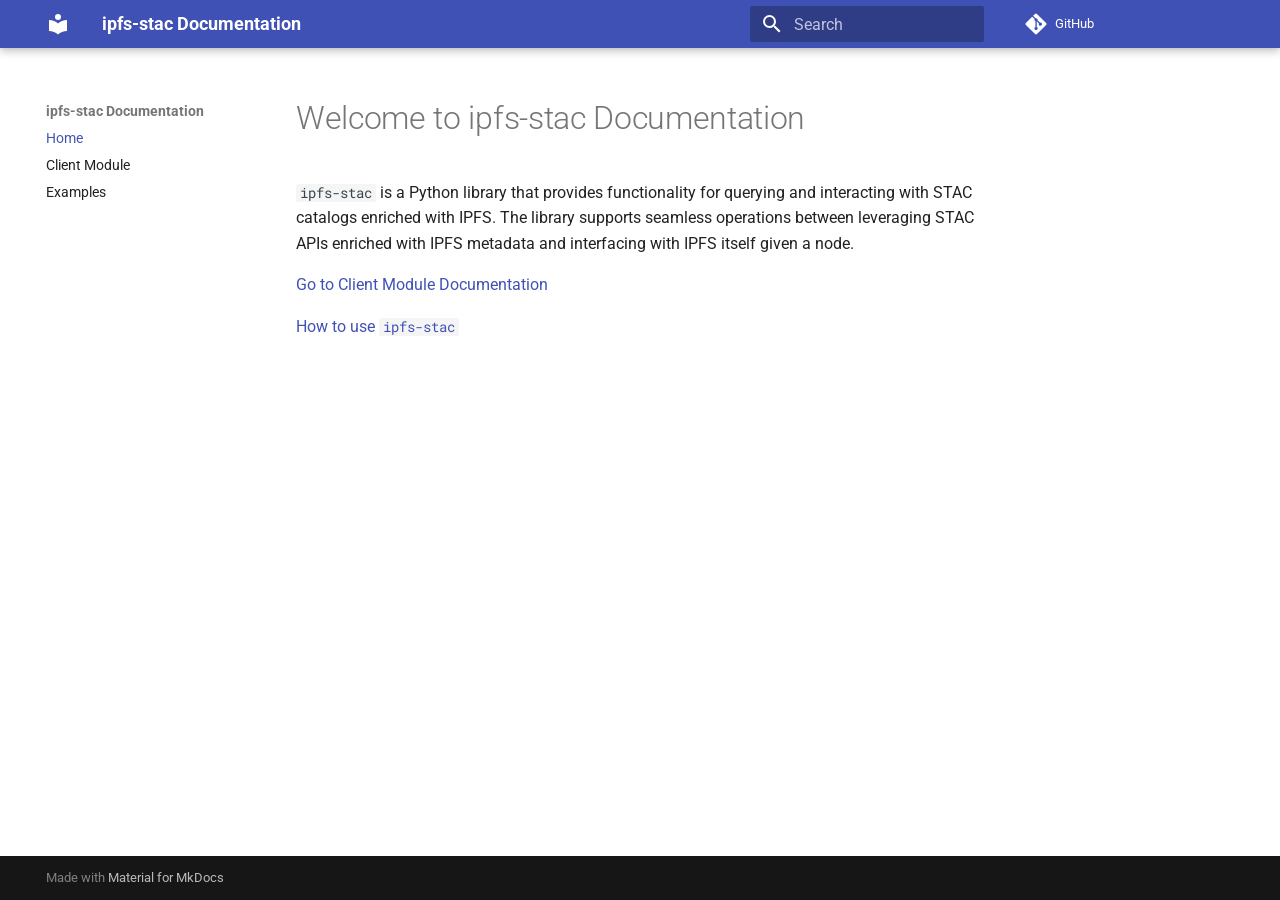
<file: docs/site/index.html>
<!doctype html>
<html lang="en" class="no-js">
  <head>
    
      <meta charset="utf-8">
      <meta name="viewport" content="width=device-width,initial-scale=1">
      
      
      
      
      
        <link rel="next" href="client/">
      
      
      <link rel="icon" href="assets/images/favicon.png">
      <meta name="generator" content="mkdocs-1.6.1, mkdocs-material-9.6.5">
    
    
      
        <title>ipfs-stac Documentation</title>
      
    
    
      <link rel="stylesheet" href="assets/stylesheets/main.8608ea7d.min.css">
      
      


    
    
      
    
    
      
        
        
        <link rel="preconnect" href="https://fonts.gstatic.com" crossorigin>
        <link rel="stylesheet" href="https://fonts.googleapis.com/css?family=Roboto:300,300i,400,400i,700,700i%7CRoboto+Mono:400,400i,700,700i&display=fallback">
        <style>:root{--md-text-font:"Roboto";--md-code-font:"Roboto Mono"}</style>
      
    
    
      <link rel="stylesheet" href="assets/_mkdocstrings.css">
    
    <script>__md_scope=new URL(".",location),__md_hash=e=>[...e].reduce(((e,_)=>(e<<5)-e+_.charCodeAt(0)),0),__md_get=(e,_=localStorage,t=__md_scope)=>JSON.parse(_.getItem(t.pathname+"."+e)),__md_set=(e,_,t=localStorage,a=__md_scope)=>{try{t.setItem(a.pathname+"."+e,JSON.stringify(_))}catch(e){}}</script>
    
      

    
    
    
  </head>
  
  
    <body dir="ltr">
  
    
    <input class="md-toggle" data-md-toggle="drawer" type="checkbox" id="__drawer" autocomplete="off">
    <input class="md-toggle" data-md-toggle="search" type="checkbox" id="__search" autocomplete="off">
    <label class="md-overlay" for="__drawer"></label>
    <div data-md-component="skip">
      
        
        <a href="#welcome-to-ipfs-stac-documentation" class="md-skip">
          Skip to content
        </a>
      
    </div>
    <div data-md-component="announce">
      
    </div>
    
    
      

  

<header class="md-header md-header--shadow" data-md-component="header">
  <nav class="md-header__inner md-grid" aria-label="Header">
    <a href="." title="ipfs-stac Documentation" class="md-header__button md-logo" aria-label="ipfs-stac Documentation" data-md-component="logo">
      
  
  <svg xmlns="http://www.w3.org/2000/svg" viewBox="0 0 24 24"><path d="M12 8a3 3 0 0 0 3-3 3 3 0 0 0-3-3 3 3 0 0 0-3 3 3 3 0 0 0 3 3m0 3.54C9.64 9.35 6.5 8 3 8v11c3.5 0 6.64 1.35 9 3.54 2.36-2.19 5.5-3.54 9-3.54V8c-3.5 0-6.64 1.35-9 3.54"/></svg>

    </a>
    <label class="md-header__button md-icon" for="__drawer">
      
      <svg xmlns="http://www.w3.org/2000/svg" viewBox="0 0 24 24"><path d="M3 6h18v2H3zm0 5h18v2H3zm0 5h18v2H3z"/></svg>
    </label>
    <div class="md-header__title" data-md-component="header-title">
      <div class="md-header__ellipsis">
        <div class="md-header__topic">
          <span class="md-ellipsis">
            ipfs-stac Documentation
          </span>
        </div>
        <div class="md-header__topic" data-md-component="header-topic">
          <span class="md-ellipsis">
            
              Home
            
          </span>
        </div>
      </div>
    </div>
    
    
      <script>var palette=__md_get("__palette");if(palette&&palette.color){if("(prefers-color-scheme)"===palette.color.media){var media=matchMedia("(prefers-color-scheme: light)"),input=document.querySelector(media.matches?"[data-md-color-media='(prefers-color-scheme: light)']":"[data-md-color-media='(prefers-color-scheme: dark)']");palette.color.media=input.getAttribute("data-md-color-media"),palette.color.scheme=input.getAttribute("data-md-color-scheme"),palette.color.primary=input.getAttribute("data-md-color-primary"),palette.color.accent=input.getAttribute("data-md-color-accent")}for(var[key,value]of Object.entries(palette.color))document.body.setAttribute("data-md-color-"+key,value)}</script>
    
    
    
      <label class="md-header__button md-icon" for="__search">
        
        <svg xmlns="http://www.w3.org/2000/svg" viewBox="0 0 24 24"><path d="M9.5 3A6.5 6.5 0 0 1 16 9.5c0 1.61-.59 3.09-1.56 4.23l.27.27h.79l5 5-1.5 1.5-5-5v-.79l-.27-.27A6.52 6.52 0 0 1 9.5 16 6.5 6.5 0 0 1 3 9.5 6.5 6.5 0 0 1 9.5 3m0 2C7 5 5 7 5 9.5S7 14 9.5 14 14 12 14 9.5 12 5 9.5 5"/></svg>
      </label>
      <div class="md-search" data-md-component="search" role="dialog">
  <label class="md-search__overlay" for="__search"></label>
  <div class="md-search__inner" role="search">
    <form class="md-search__form" name="search">
      <input type="text" class="md-search__input" name="query" aria-label="Search" placeholder="Search" autocapitalize="off" autocorrect="off" autocomplete="off" spellcheck="false" data-md-component="search-query" required>
      <label class="md-search__icon md-icon" for="__search">
        
        <svg xmlns="http://www.w3.org/2000/svg" viewBox="0 0 24 24"><path d="M9.5 3A6.5 6.5 0 0 1 16 9.5c0 1.61-.59 3.09-1.56 4.23l.27.27h.79l5 5-1.5 1.5-5-5v-.79l-.27-.27A6.52 6.52 0 0 1 9.5 16 6.5 6.5 0 0 1 3 9.5 6.5 6.5 0 0 1 9.5 3m0 2C7 5 5 7 5 9.5S7 14 9.5 14 14 12 14 9.5 12 5 9.5 5"/></svg>
        
        <svg xmlns="http://www.w3.org/2000/svg" viewBox="0 0 24 24"><path d="M20 11v2H8l5.5 5.5-1.42 1.42L4.16 12l7.92-7.92L13.5 5.5 8 11z"/></svg>
      </label>
      <nav class="md-search__options" aria-label="Search">
        
        <button type="reset" class="md-search__icon md-icon" title="Clear" aria-label="Clear" tabindex="-1">
          
          <svg xmlns="http://www.w3.org/2000/svg" viewBox="0 0 24 24"><path d="M19 6.41 17.59 5 12 10.59 6.41 5 5 6.41 10.59 12 5 17.59 6.41 19 12 13.41 17.59 19 19 17.59 13.41 12z"/></svg>
        </button>
      </nav>
      
    </form>
    <div class="md-search__output">
      <div class="md-search__scrollwrap" tabindex="0" data-md-scrollfix>
        <div class="md-search-result" data-md-component="search-result">
          <div class="md-search-result__meta">
            Initializing search
          </div>
          <ol class="md-search-result__list" role="presentation"></ol>
        </div>
      </div>
    </div>
  </div>
</div>
    
    
      <div class="md-header__source">
        <a href="https://github.com/DecentralizedGeo/ipfs-stac" title="Go to repository" class="md-source" data-md-component="source">
  <div class="md-source__icon md-icon">
    
    <svg xmlns="http://www.w3.org/2000/svg" viewBox="0 0 448 512"><!--! Font Awesome Free 6.7.2 by @fontawesome - https://fontawesome.com License - https://fontawesome.com/license/free (Icons: CC BY 4.0, Fonts: SIL OFL 1.1, Code: MIT License) Copyright 2024 Fonticons, Inc.--><path d="M439.55 236.05 244 40.45a28.87 28.87 0 0 0-40.81 0l-40.66 40.63 51.52 51.52c27.06-9.14 52.68 16.77 43.39 43.68l49.66 49.66c34.23-11.8 61.18 31 35.47 56.69-26.49 26.49-70.21-2.87-56-37.34L240.22 199v121.85c25.3 12.54 22.26 41.85 9.08 55a34.34 34.34 0 0 1-48.55 0c-17.57-17.6-11.07-46.91 11.25-56v-123c-20.8-8.51-24.6-30.74-18.64-45L142.57 101 8.45 235.14a28.86 28.86 0 0 0 0 40.81l195.61 195.6a28.86 28.86 0 0 0 40.8 0l194.69-194.69a28.86 28.86 0 0 0 0-40.81"/></svg>
  </div>
  <div class="md-source__repository">
    GitHub
  </div>
</a>
      </div>
    
  </nav>
  
</header>
    
    <div class="md-container" data-md-component="container">
      
      
        
          
        
      
      <main class="md-main" data-md-component="main">
        <div class="md-main__inner md-grid">
          
            
              
              <div class="md-sidebar md-sidebar--primary" data-md-component="sidebar" data-md-type="navigation" >
                <div class="md-sidebar__scrollwrap">
                  <div class="md-sidebar__inner">
                    



<nav class="md-nav md-nav--primary" aria-label="Navigation" data-md-level="0">
  <label class="md-nav__title" for="__drawer">
    <a href="." title="ipfs-stac Documentation" class="md-nav__button md-logo" aria-label="ipfs-stac Documentation" data-md-component="logo">
      
  
  <svg xmlns="http://www.w3.org/2000/svg" viewBox="0 0 24 24"><path d="M12 8a3 3 0 0 0 3-3 3 3 0 0 0-3-3 3 3 0 0 0-3 3 3 3 0 0 0 3 3m0 3.54C9.64 9.35 6.5 8 3 8v11c3.5 0 6.64 1.35 9 3.54 2.36-2.19 5.5-3.54 9-3.54V8c-3.5 0-6.64 1.35-9 3.54"/></svg>

    </a>
    ipfs-stac Documentation
  </label>
  
    <div class="md-nav__source">
      <a href="https://github.com/DecentralizedGeo/ipfs-stac" title="Go to repository" class="md-source" data-md-component="source">
  <div class="md-source__icon md-icon">
    
    <svg xmlns="http://www.w3.org/2000/svg" viewBox="0 0 448 512"><!--! Font Awesome Free 6.7.2 by @fontawesome - https://fontawesome.com License - https://fontawesome.com/license/free (Icons: CC BY 4.0, Fonts: SIL OFL 1.1, Code: MIT License) Copyright 2024 Fonticons, Inc.--><path d="M439.55 236.05 244 40.45a28.87 28.87 0 0 0-40.81 0l-40.66 40.63 51.52 51.52c27.06-9.14 52.68 16.77 43.39 43.68l49.66 49.66c34.23-11.8 61.18 31 35.47 56.69-26.49 26.49-70.21-2.87-56-37.34L240.22 199v121.85c25.3 12.54 22.26 41.85 9.08 55a34.34 34.34 0 0 1-48.55 0c-17.57-17.6-11.07-46.91 11.25-56v-123c-20.8-8.51-24.6-30.74-18.64-45L142.57 101 8.45 235.14a28.86 28.86 0 0 0 0 40.81l195.61 195.6a28.86 28.86 0 0 0 40.8 0l194.69-194.69a28.86 28.86 0 0 0 0-40.81"/></svg>
  </div>
  <div class="md-source__repository">
    GitHub
  </div>
</a>
    </div>
  
  <ul class="md-nav__list" data-md-scrollfix>
    
      
      
  
  
    
  
  
  
    <li class="md-nav__item md-nav__item--active">
      
      <input class="md-nav__toggle md-toggle" type="checkbox" id="__toc">
      
      
        
      
      
      <a href="." class="md-nav__link md-nav__link--active">
        
  
  <span class="md-ellipsis">
    Home
    
  </span>
  

      </a>
      
    </li>
  

    
      
      
  
  
  
  
    <li class="md-nav__item">
      <a href="client/" class="md-nav__link">
        
  
  <span class="md-ellipsis">
    Client Module
    
  </span>
  

      </a>
    </li>
  

    
      
      
  
  
  
  
    <li class="md-nav__item">
      <a href="examples/" class="md-nav__link">
        
  
  <span class="md-ellipsis">
    Examples
    
  </span>
  

      </a>
    </li>
  

    
  </ul>
</nav>
                  </div>
                </div>
              </div>
            
            
              
              <div class="md-sidebar md-sidebar--secondary" data-md-component="sidebar" data-md-type="toc" >
                <div class="md-sidebar__scrollwrap">
                  <div class="md-sidebar__inner">
                    

<nav class="md-nav md-nav--secondary" aria-label="Table of contents">
  
  
  
    
  
  
</nav>
                  </div>
                </div>
              </div>
            
          
          
            <div class="md-content" data-md-component="content">
              <article class="md-content__inner md-typeset">
                
                  


  
  


<h1 id="welcome-to-ipfs-stac-documentation">Welcome to ipfs-stac Documentation</h1>
<p><code>ipfs-stac</code> is a Python library that provides functionality for querying and interacting with STAC catalogs enriched with IPFS. The library supports seamless operations between leveraging STAC APIs enriched with IPFS metadata and interfacing with IPFS itself given a node.</p>
<p><a href="client/">Go to Client Module Documentation</a></p>
<p><a href="examples/">How to use <code>ipfs-stac</code></a></p>












                
              </article>
            </div>
          
          
<script>var target=document.getElementById(location.hash.slice(1));target&&target.name&&(target.checked=target.name.startsWith("__tabbed_"))</script>
        </div>
        
          <button type="button" class="md-top md-icon" data-md-component="top" hidden>
  
  <svg xmlns="http://www.w3.org/2000/svg" viewBox="0 0 24 24"><path d="M13 20h-2V8l-5.5 5.5-1.42-1.42L12 4.16l7.92 7.92-1.42 1.42L13 8z"/></svg>
  Back to top
</button>
        
      </main>
      
        <footer class="md-footer">
  
  <div class="md-footer-meta md-typeset">
    <div class="md-footer-meta__inner md-grid">
      <div class="md-copyright">
  
  
    Made with
    <a href="https://squidfunk.github.io/mkdocs-material/" target="_blank" rel="noopener">
      Material for MkDocs
    </a>
  
</div>
      
    </div>
  </div>
</footer>
      
    </div>
    <div class="md-dialog" data-md-component="dialog">
      <div class="md-dialog__inner md-typeset"></div>
    </div>
    
    
    <script id="__config" type="application/json">{"base": ".", "features": ["navigation.top", "content.code.copy"], "search": "assets/javascripts/workers/search.f8cc74c7.min.js", "translations": {"clipboard.copied": "Copied to clipboard", "clipboard.copy": "Copy to clipboard", "search.result.more.one": "1 more on this page", "search.result.more.other": "# more on this page", "search.result.none": "No matching documents", "search.result.one": "1 matching document", "search.result.other": "# matching documents", "search.result.placeholder": "Type to start searching", "search.result.term.missing": "Missing", "select.version": "Select version"}}</script>
    
    
      <script src="assets/javascripts/bundle.f1b6f286.min.js"></script>
      
    
  </body>
</html>
</file>
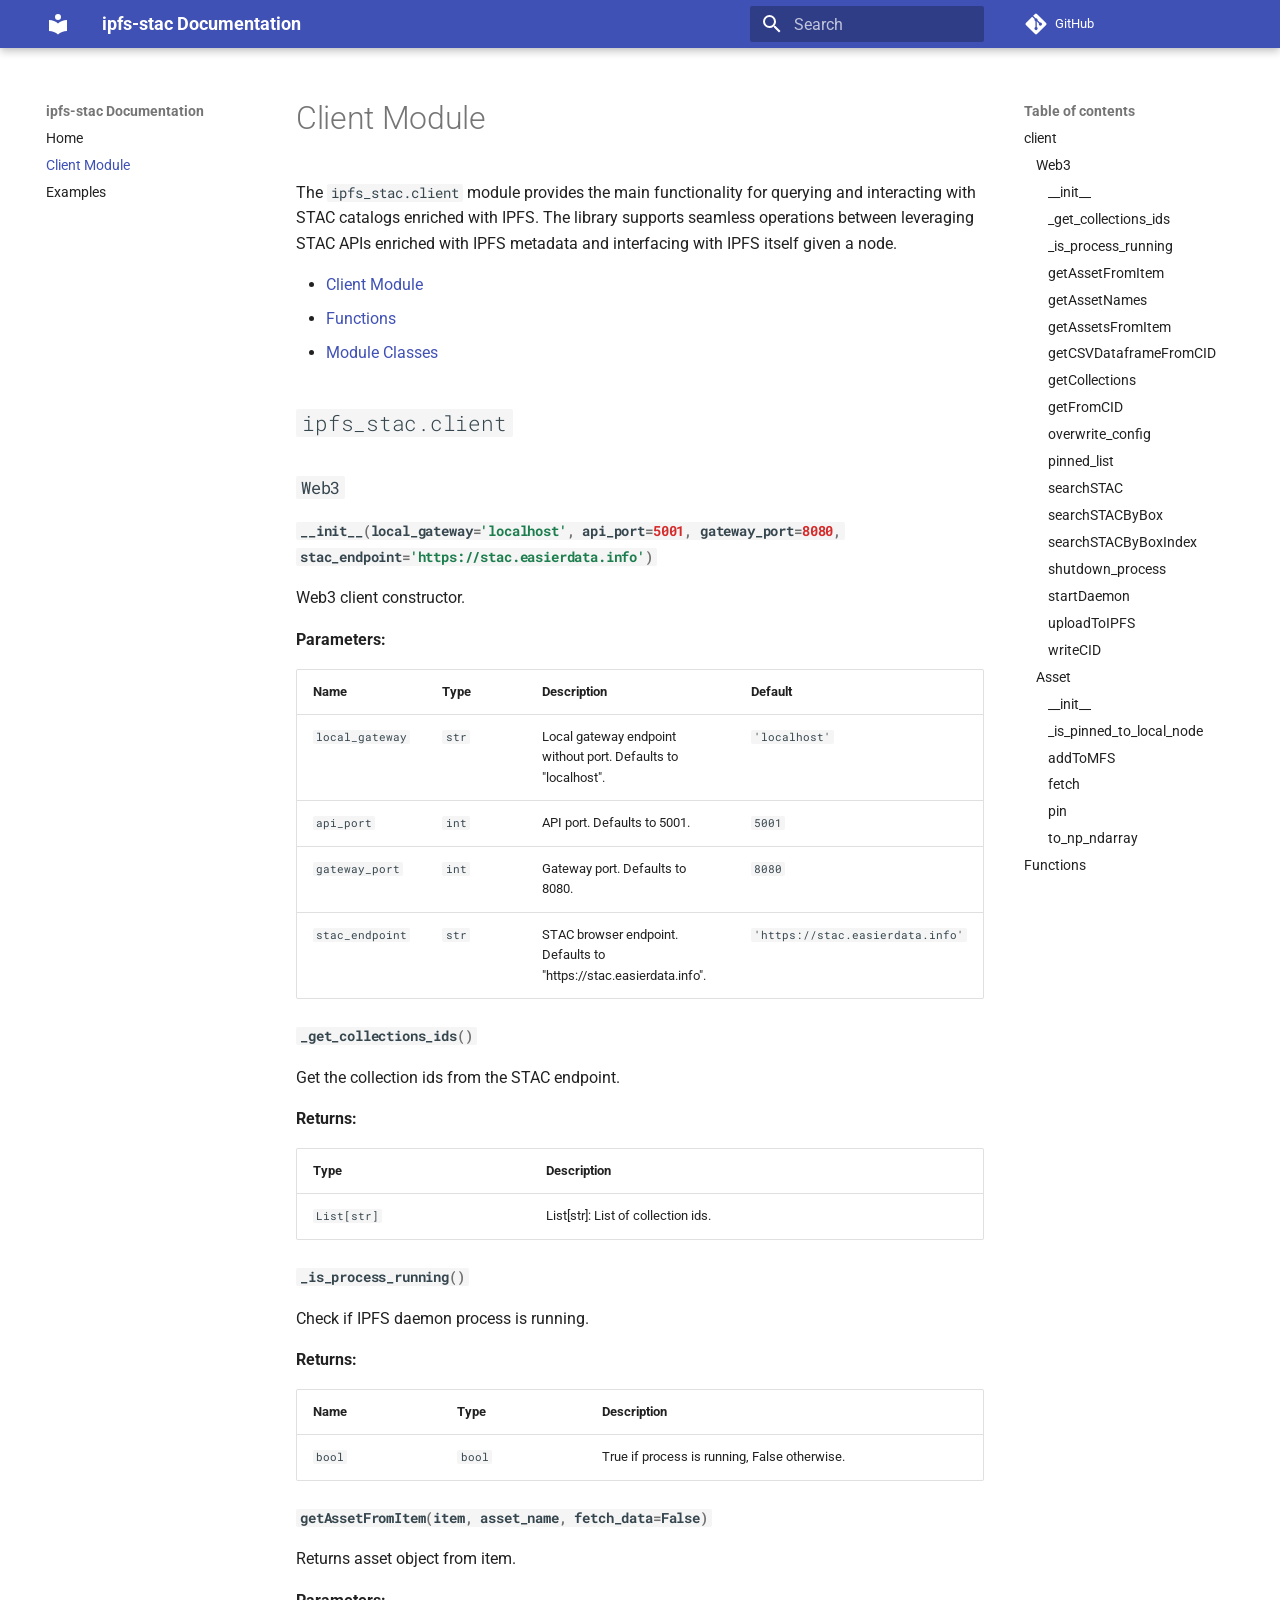
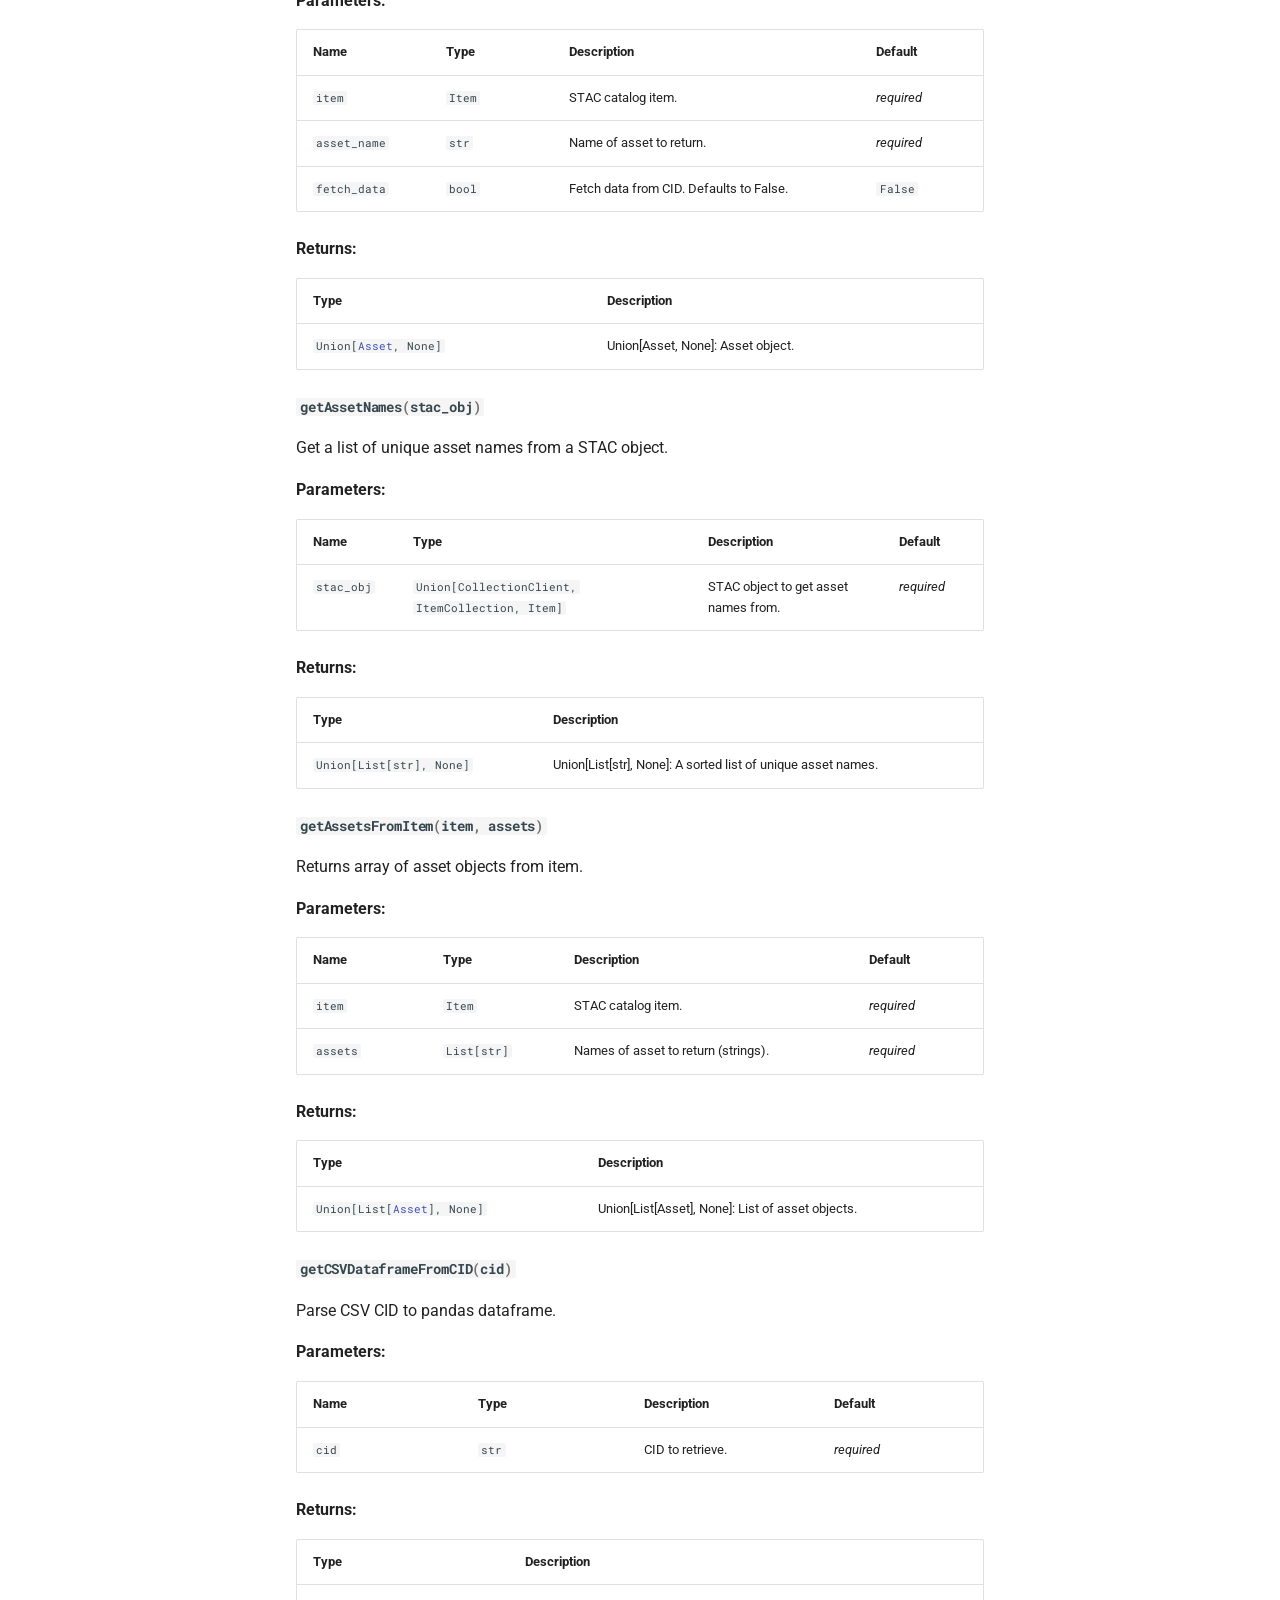
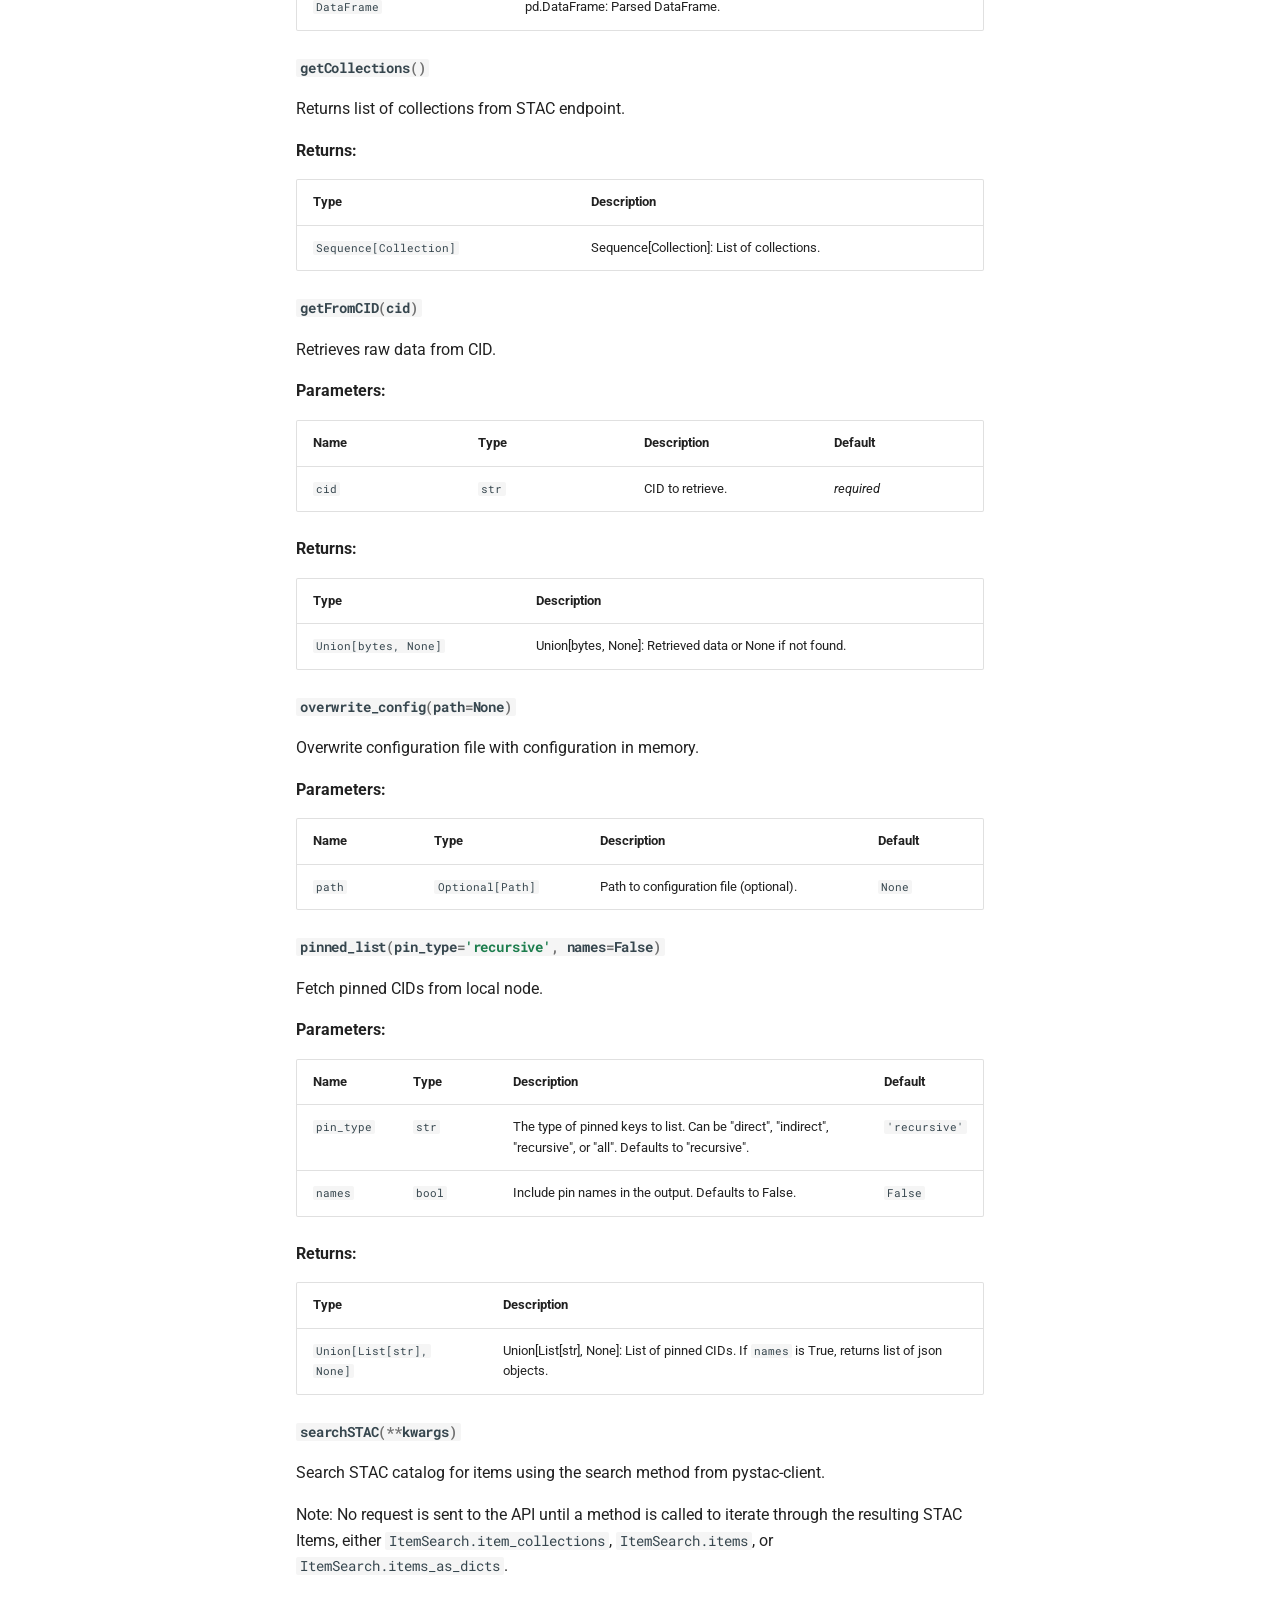
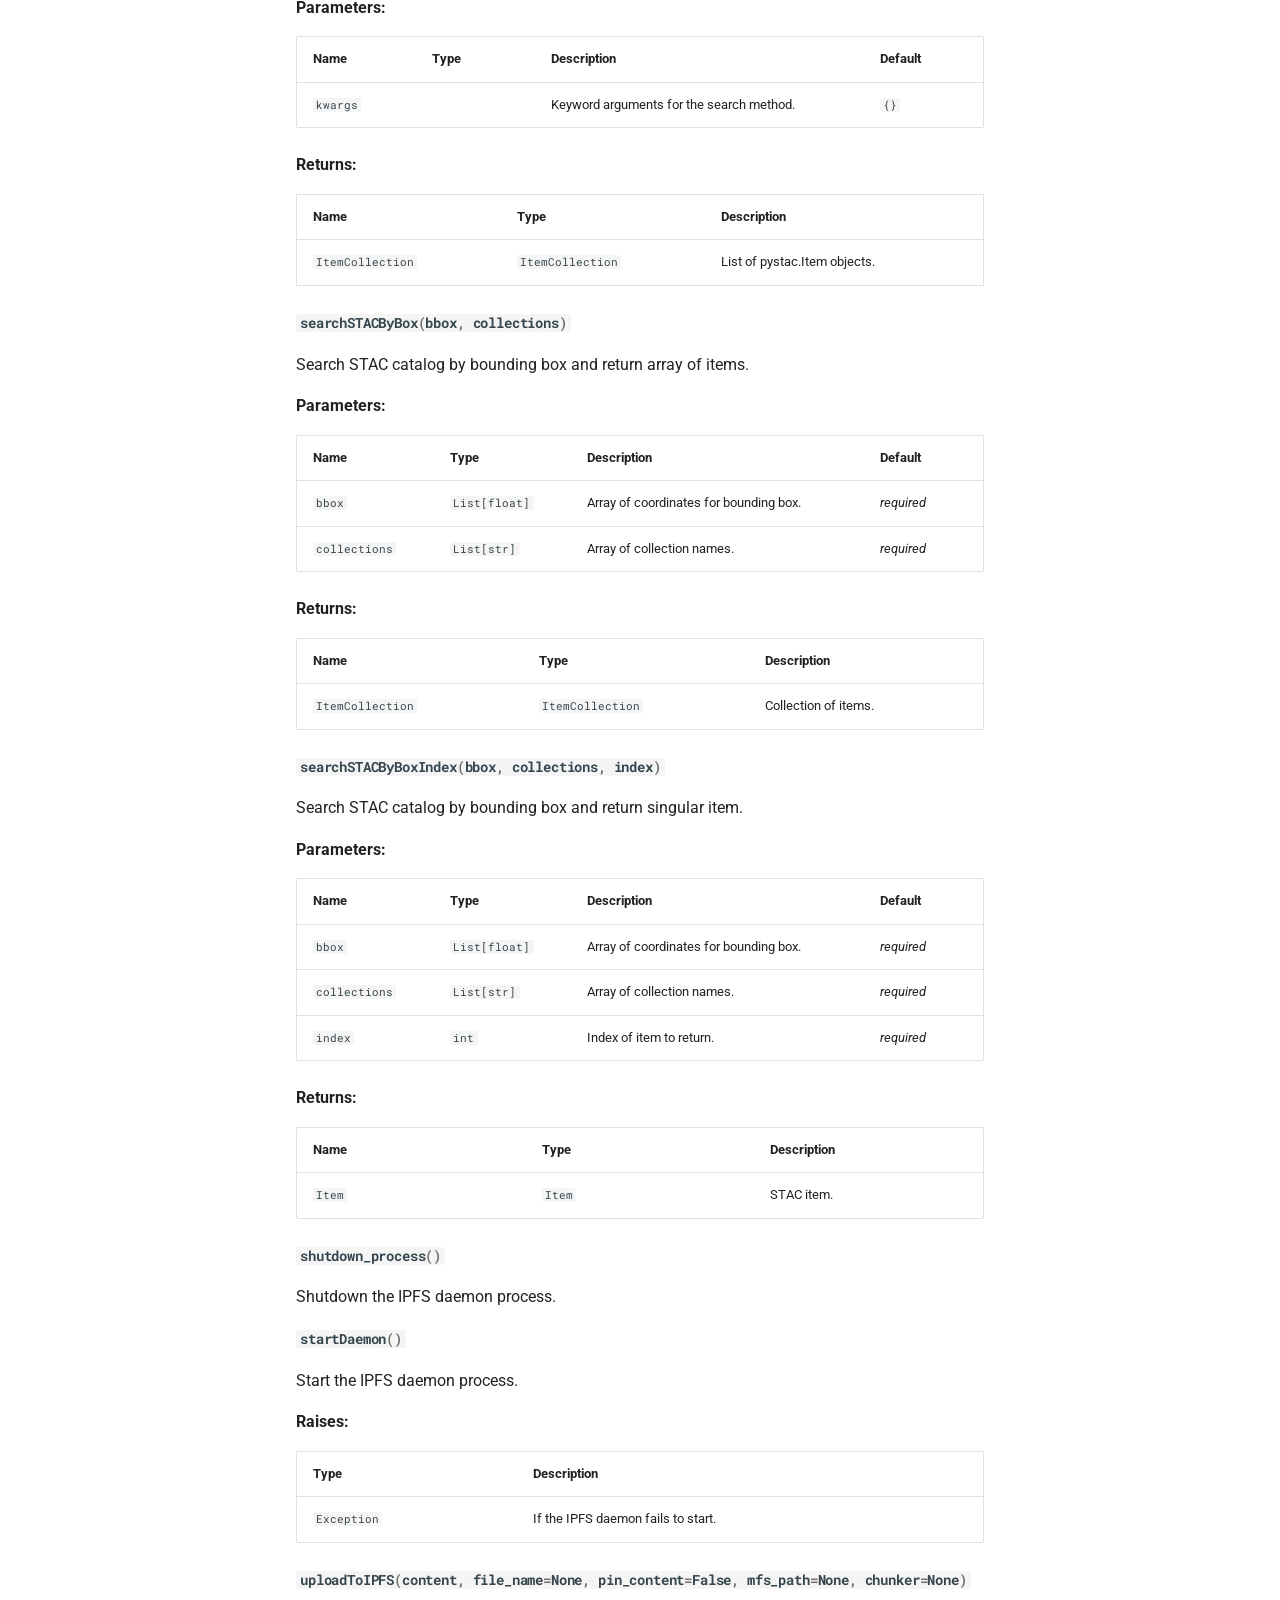
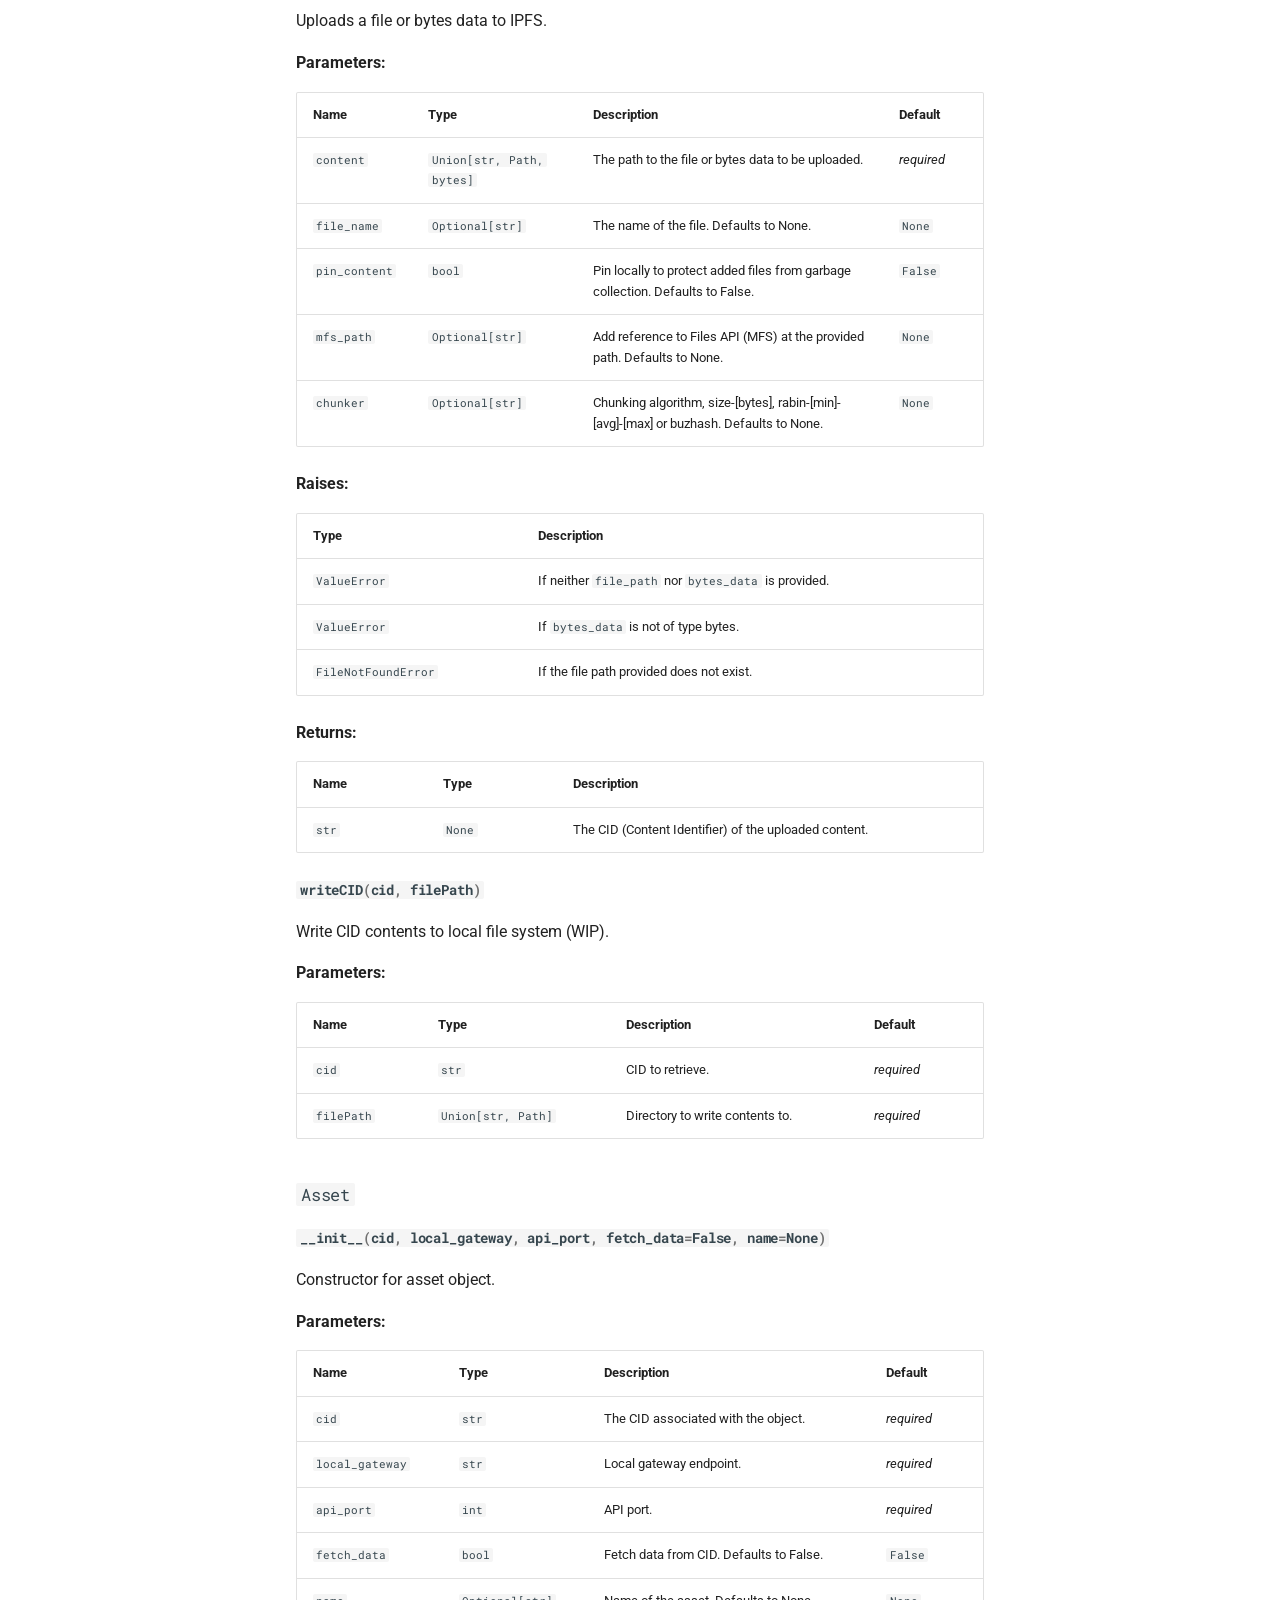
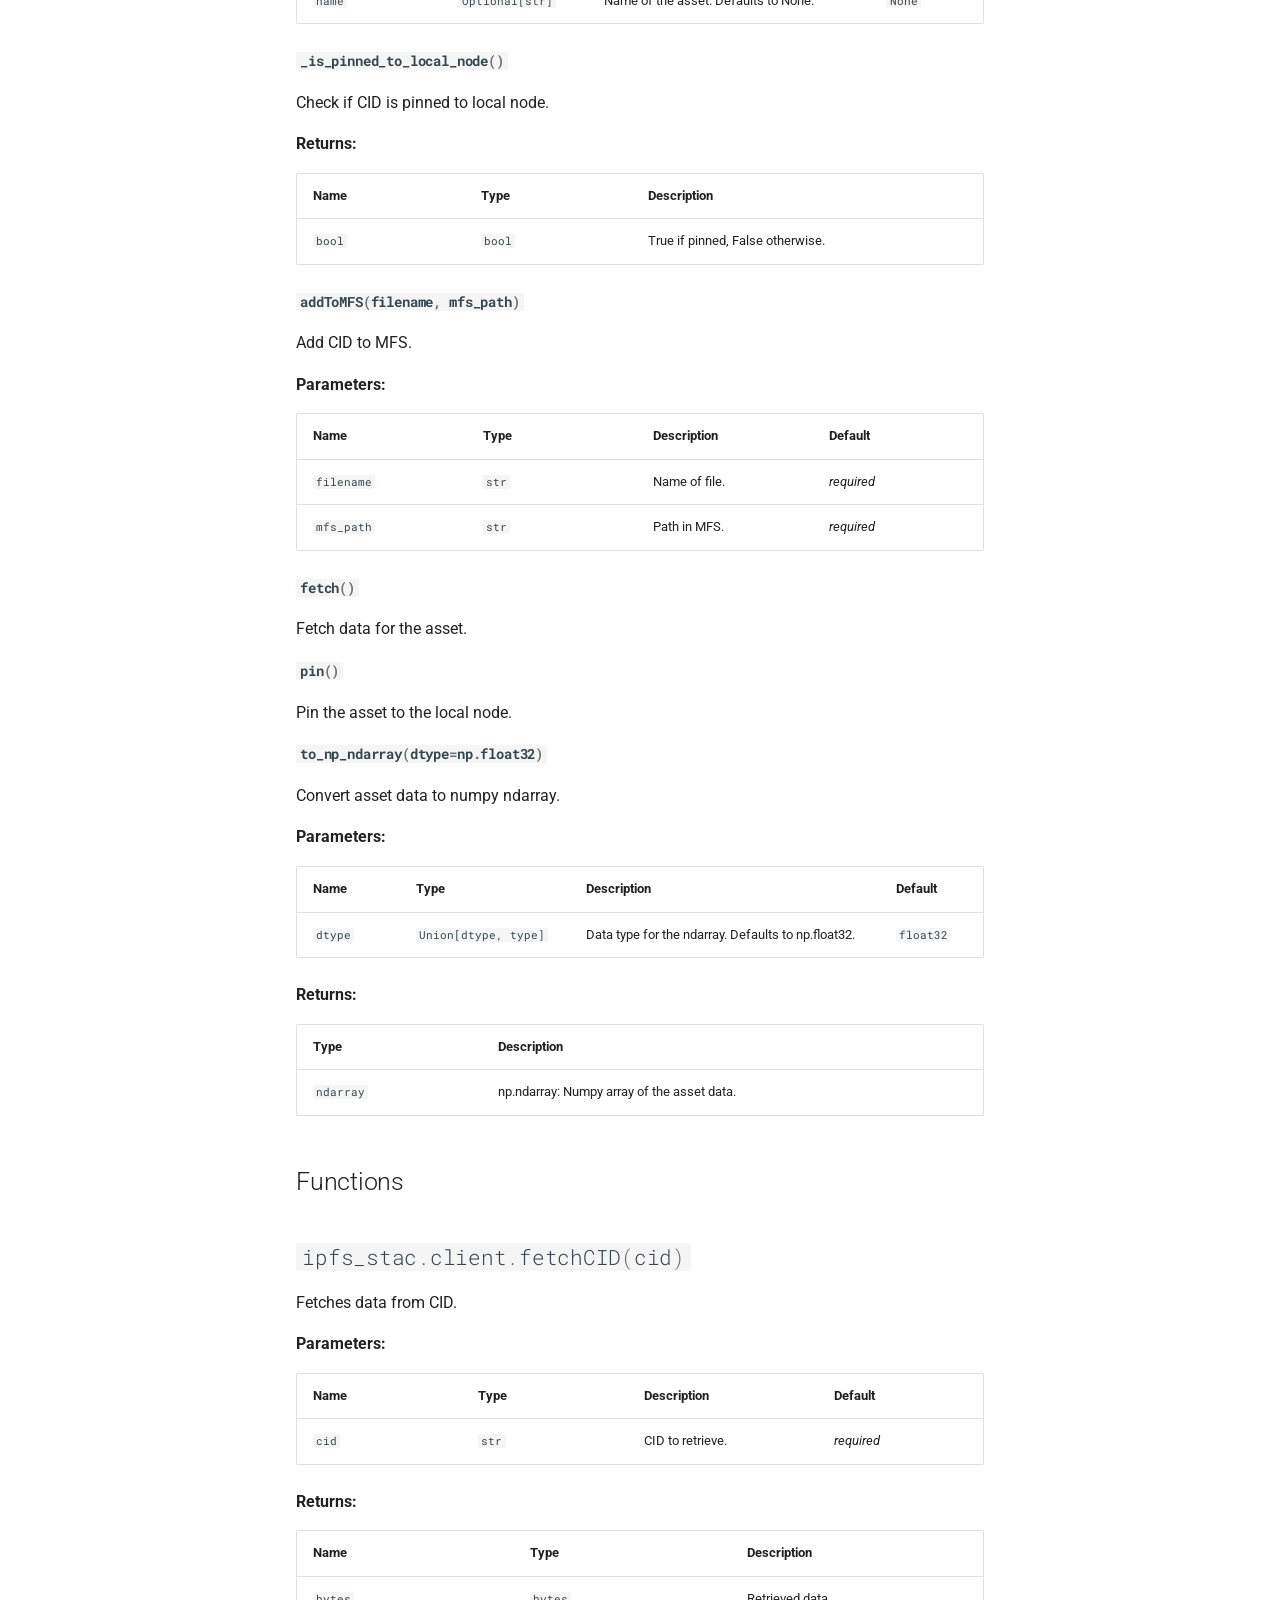
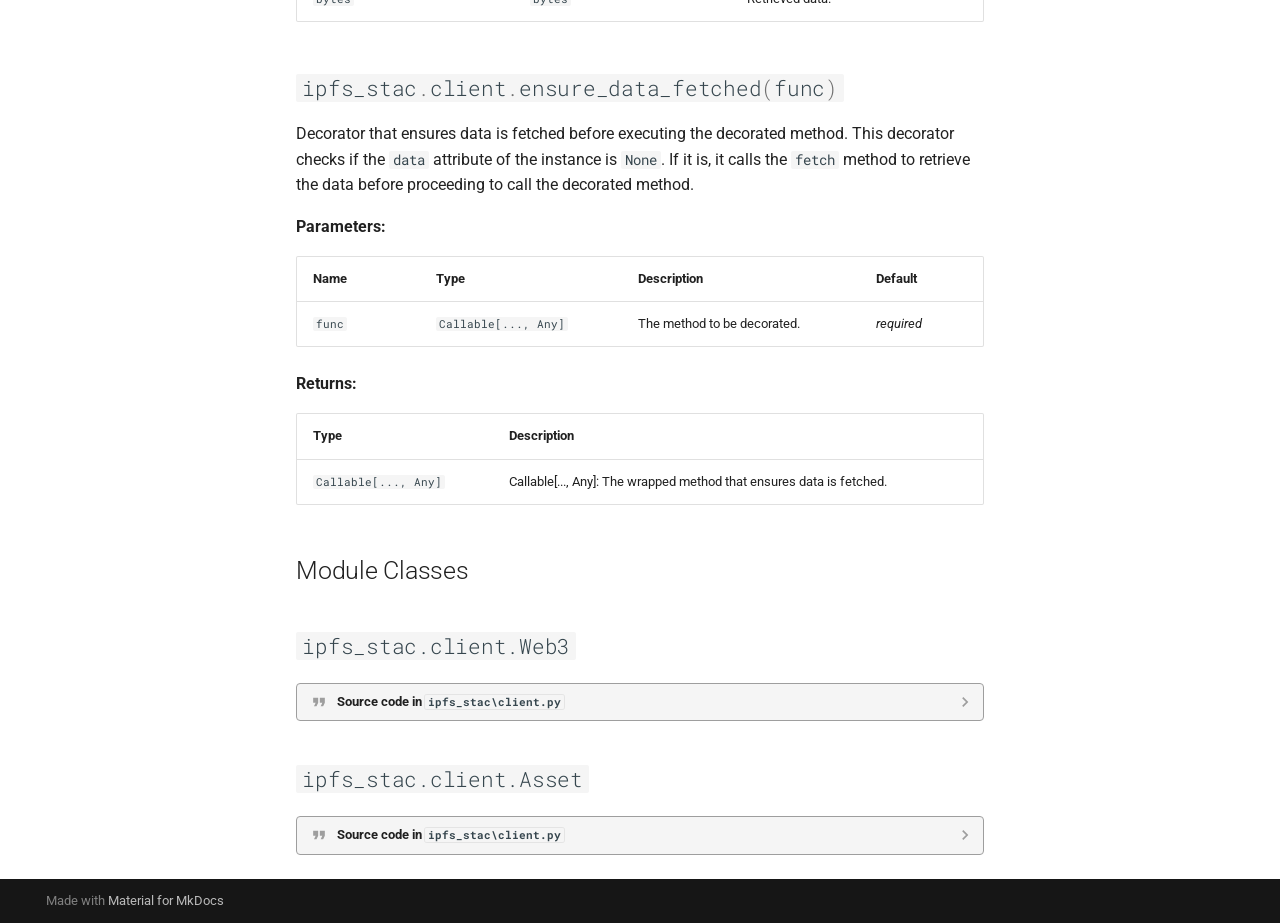
<file: docs/site/client/index.html>
<!doctype html>
<html lang="en" class="no-js">
  <head>
    
      <meta charset="utf-8">
      <meta name="viewport" content="width=device-width,initial-scale=1">
      
      
      
      
        <link rel="prev" href="..">
      
      
        <link rel="next" href="../examples/">
      
      
      <link rel="icon" href="../assets/images/favicon.png">
      <meta name="generator" content="mkdocs-1.6.1, mkdocs-material-9.6.5">
    
    
      
        <title>Client Module - ipfs-stac Documentation</title>
      
    
    
      <link rel="stylesheet" href="../assets/stylesheets/main.8608ea7d.min.css">
      
      


    
    
      
    
    
      
        
        
        <link rel="preconnect" href="https://fonts.gstatic.com" crossorigin>
        <link rel="stylesheet" href="https://fonts.googleapis.com/css?family=Roboto:300,300i,400,400i,700,700i%7CRoboto+Mono:400,400i,700,700i&display=fallback">
        <style>:root{--md-text-font:"Roboto";--md-code-font:"Roboto Mono"}</style>
      
    
    
      <link rel="stylesheet" href="../assets/_mkdocstrings.css">
    
    <script>__md_scope=new URL("..",location),__md_hash=e=>[...e].reduce(((e,_)=>(e<<5)-e+_.charCodeAt(0)),0),__md_get=(e,_=localStorage,t=__md_scope)=>JSON.parse(_.getItem(t.pathname+"."+e)),__md_set=(e,_,t=localStorage,a=__md_scope)=>{try{t.setItem(a.pathname+"."+e,JSON.stringify(_))}catch(e){}}</script>
    
      

    
    
    
  </head>
  
  
    <body dir="ltr">
  
    
    <input class="md-toggle" data-md-toggle="drawer" type="checkbox" id="__drawer" autocomplete="off">
    <input class="md-toggle" data-md-toggle="search" type="checkbox" id="__search" autocomplete="off">
    <label class="md-overlay" for="__drawer"></label>
    <div data-md-component="skip">
      
        
        <a href="#client-module" class="md-skip">
          Skip to content
        </a>
      
    </div>
    <div data-md-component="announce">
      
    </div>
    
    
      

  

<header class="md-header md-header--shadow" data-md-component="header">
  <nav class="md-header__inner md-grid" aria-label="Header">
    <a href=".." title="ipfs-stac Documentation" class="md-header__button md-logo" aria-label="ipfs-stac Documentation" data-md-component="logo">
      
  
  <svg xmlns="http://www.w3.org/2000/svg" viewBox="0 0 24 24"><path d="M12 8a3 3 0 0 0 3-3 3 3 0 0 0-3-3 3 3 0 0 0-3 3 3 3 0 0 0 3 3m0 3.54C9.64 9.35 6.5 8 3 8v11c3.5 0 6.64 1.35 9 3.54 2.36-2.19 5.5-3.54 9-3.54V8c-3.5 0-6.64 1.35-9 3.54"/></svg>

    </a>
    <label class="md-header__button md-icon" for="__drawer">
      
      <svg xmlns="http://www.w3.org/2000/svg" viewBox="0 0 24 24"><path d="M3 6h18v2H3zm0 5h18v2H3zm0 5h18v2H3z"/></svg>
    </label>
    <div class="md-header__title" data-md-component="header-title">
      <div class="md-header__ellipsis">
        <div class="md-header__topic">
          <span class="md-ellipsis">
            ipfs-stac Documentation
          </span>
        </div>
        <div class="md-header__topic" data-md-component="header-topic">
          <span class="md-ellipsis">
            
              Client Module
            
          </span>
        </div>
      </div>
    </div>
    
    
      <script>var palette=__md_get("__palette");if(palette&&palette.color){if("(prefers-color-scheme)"===palette.color.media){var media=matchMedia("(prefers-color-scheme: light)"),input=document.querySelector(media.matches?"[data-md-color-media='(prefers-color-scheme: light)']":"[data-md-color-media='(prefers-color-scheme: dark)']");palette.color.media=input.getAttribute("data-md-color-media"),palette.color.scheme=input.getAttribute("data-md-color-scheme"),palette.color.primary=input.getAttribute("data-md-color-primary"),palette.color.accent=input.getAttribute("data-md-color-accent")}for(var[key,value]of Object.entries(palette.color))document.body.setAttribute("data-md-color-"+key,value)}</script>
    
    
    
      <label class="md-header__button md-icon" for="__search">
        
        <svg xmlns="http://www.w3.org/2000/svg" viewBox="0 0 24 24"><path d="M9.5 3A6.5 6.5 0 0 1 16 9.5c0 1.61-.59 3.09-1.56 4.23l.27.27h.79l5 5-1.5 1.5-5-5v-.79l-.27-.27A6.52 6.52 0 0 1 9.5 16 6.5 6.5 0 0 1 3 9.5 6.5 6.5 0 0 1 9.5 3m0 2C7 5 5 7 5 9.5S7 14 9.5 14 14 12 14 9.5 12 5 9.5 5"/></svg>
      </label>
      <div class="md-search" data-md-component="search" role="dialog">
  <label class="md-search__overlay" for="__search"></label>
  <div class="md-search__inner" role="search">
    <form class="md-search__form" name="search">
      <input type="text" class="md-search__input" name="query" aria-label="Search" placeholder="Search" autocapitalize="off" autocorrect="off" autocomplete="off" spellcheck="false" data-md-component="search-query" required>
      <label class="md-search__icon md-icon" for="__search">
        
        <svg xmlns="http://www.w3.org/2000/svg" viewBox="0 0 24 24"><path d="M9.5 3A6.5 6.5 0 0 1 16 9.5c0 1.61-.59 3.09-1.56 4.23l.27.27h.79l5 5-1.5 1.5-5-5v-.79l-.27-.27A6.52 6.52 0 0 1 9.5 16 6.5 6.5 0 0 1 3 9.5 6.5 6.5 0 0 1 9.5 3m0 2C7 5 5 7 5 9.5S7 14 9.5 14 14 12 14 9.5 12 5 9.5 5"/></svg>
        
        <svg xmlns="http://www.w3.org/2000/svg" viewBox="0 0 24 24"><path d="M20 11v2H8l5.5 5.5-1.42 1.42L4.16 12l7.92-7.92L13.5 5.5 8 11z"/></svg>
      </label>
      <nav class="md-search__options" aria-label="Search">
        
        <button type="reset" class="md-search__icon md-icon" title="Clear" aria-label="Clear" tabindex="-1">
          
          <svg xmlns="http://www.w3.org/2000/svg" viewBox="0 0 24 24"><path d="M19 6.41 17.59 5 12 10.59 6.41 5 5 6.41 10.59 12 5 17.59 6.41 19 12 13.41 17.59 19 19 17.59 13.41 12z"/></svg>
        </button>
      </nav>
      
    </form>
    <div class="md-search__output">
      <div class="md-search__scrollwrap" tabindex="0" data-md-scrollfix>
        <div class="md-search-result" data-md-component="search-result">
          <div class="md-search-result__meta">
            Initializing search
          </div>
          <ol class="md-search-result__list" role="presentation"></ol>
        </div>
      </div>
    </div>
  </div>
</div>
    
    
      <div class="md-header__source">
        <a href="https://github.com/DecentralizedGeo/ipfs-stac" title="Go to repository" class="md-source" data-md-component="source">
  <div class="md-source__icon md-icon">
    
    <svg xmlns="http://www.w3.org/2000/svg" viewBox="0 0 448 512"><!--! Font Awesome Free 6.7.2 by @fontawesome - https://fontawesome.com License - https://fontawesome.com/license/free (Icons: CC BY 4.0, Fonts: SIL OFL 1.1, Code: MIT License) Copyright 2024 Fonticons, Inc.--><path d="M439.55 236.05 244 40.45a28.87 28.87 0 0 0-40.81 0l-40.66 40.63 51.52 51.52c27.06-9.14 52.68 16.77 43.39 43.68l49.66 49.66c34.23-11.8 61.18 31 35.47 56.69-26.49 26.49-70.21-2.87-56-37.34L240.22 199v121.85c25.3 12.54 22.26 41.85 9.08 55a34.34 34.34 0 0 1-48.55 0c-17.57-17.6-11.07-46.91 11.25-56v-123c-20.8-8.51-24.6-30.74-18.64-45L142.57 101 8.45 235.14a28.86 28.86 0 0 0 0 40.81l195.61 195.6a28.86 28.86 0 0 0 40.8 0l194.69-194.69a28.86 28.86 0 0 0 0-40.81"/></svg>
  </div>
  <div class="md-source__repository">
    GitHub
  </div>
</a>
      </div>
    
  </nav>
  
</header>
    
    <div class="md-container" data-md-component="container">
      
      
        
          
        
      
      <main class="md-main" data-md-component="main">
        <div class="md-main__inner md-grid">
          
            
              
              <div class="md-sidebar md-sidebar--primary" data-md-component="sidebar" data-md-type="navigation" >
                <div class="md-sidebar__scrollwrap">
                  <div class="md-sidebar__inner">
                    



<nav class="md-nav md-nav--primary" aria-label="Navigation" data-md-level="0">
  <label class="md-nav__title" for="__drawer">
    <a href=".." title="ipfs-stac Documentation" class="md-nav__button md-logo" aria-label="ipfs-stac Documentation" data-md-component="logo">
      
  
  <svg xmlns="http://www.w3.org/2000/svg" viewBox="0 0 24 24"><path d="M12 8a3 3 0 0 0 3-3 3 3 0 0 0-3-3 3 3 0 0 0-3 3 3 3 0 0 0 3 3m0 3.54C9.64 9.35 6.5 8 3 8v11c3.5 0 6.64 1.35 9 3.54 2.36-2.19 5.5-3.54 9-3.54V8c-3.5 0-6.64 1.35-9 3.54"/></svg>

    </a>
    ipfs-stac Documentation
  </label>
  
    <div class="md-nav__source">
      <a href="https://github.com/DecentralizedGeo/ipfs-stac" title="Go to repository" class="md-source" data-md-component="source">
  <div class="md-source__icon md-icon">
    
    <svg xmlns="http://www.w3.org/2000/svg" viewBox="0 0 448 512"><!--! Font Awesome Free 6.7.2 by @fontawesome - https://fontawesome.com License - https://fontawesome.com/license/free (Icons: CC BY 4.0, Fonts: SIL OFL 1.1, Code: MIT License) Copyright 2024 Fonticons, Inc.--><path d="M439.55 236.05 244 40.45a28.87 28.87 0 0 0-40.81 0l-40.66 40.63 51.52 51.52c27.06-9.14 52.68 16.77 43.39 43.68l49.66 49.66c34.23-11.8 61.18 31 35.47 56.69-26.49 26.49-70.21-2.87-56-37.34L240.22 199v121.85c25.3 12.54 22.26 41.85 9.08 55a34.34 34.34 0 0 1-48.55 0c-17.57-17.6-11.07-46.91 11.25-56v-123c-20.8-8.51-24.6-30.74-18.64-45L142.57 101 8.45 235.14a28.86 28.86 0 0 0 0 40.81l195.61 195.6a28.86 28.86 0 0 0 40.8 0l194.69-194.69a28.86 28.86 0 0 0 0-40.81"/></svg>
  </div>
  <div class="md-source__repository">
    GitHub
  </div>
</a>
    </div>
  
  <ul class="md-nav__list" data-md-scrollfix>
    
      
      
  
  
  
  
    <li class="md-nav__item">
      <a href=".." class="md-nav__link">
        
  
  <span class="md-ellipsis">
    Home
    
  </span>
  

      </a>
    </li>
  

    
      
      
  
  
    
  
  
  
    <li class="md-nav__item md-nav__item--active">
      
      <input class="md-nav__toggle md-toggle" type="checkbox" id="__toc">
      
      
        
      
      
        <label class="md-nav__link md-nav__link--active" for="__toc">
          
  
  <span class="md-ellipsis">
    Client Module
    
  </span>
  

          <span class="md-nav__icon md-icon"></span>
        </label>
      
      <a href="./" class="md-nav__link md-nav__link--active">
        
  
  <span class="md-ellipsis">
    Client Module
    
  </span>
  

      </a>
      
        

<nav class="md-nav md-nav--secondary" aria-label="Table of contents">
  
  
  
    
  
  
    <label class="md-nav__title" for="__toc">
      <span class="md-nav__icon md-icon"></span>
      Table of contents
    </label>
    <ul class="md-nav__list" data-md-component="toc" data-md-scrollfix>
      
        <li class="md-nav__item">
  <a href="#ipfs_stac.client" class="md-nav__link">
    <span class="md-ellipsis">
      client
    </span>
  </a>
  
    <nav class="md-nav" aria-label="client">
      <ul class="md-nav__list">
        
          <li class="md-nav__item">
  <a href="#ipfs_stac.client.Web3" class="md-nav__link">
    <span class="md-ellipsis">
      Web3
    </span>
  </a>
  
    <nav class="md-nav" aria-label="Web3">
      <ul class="md-nav__list">
        
          <li class="md-nav__item">
  <a href="#ipfs_stac.client.Web3.__init__" class="md-nav__link">
    <span class="md-ellipsis">
      __init__
    </span>
  </a>
  
</li>
        
          <li class="md-nav__item">
  <a href="#ipfs_stac.client.Web3._get_collections_ids" class="md-nav__link">
    <span class="md-ellipsis">
      _get_collections_ids
    </span>
  </a>
  
</li>
        
          <li class="md-nav__item">
  <a href="#ipfs_stac.client.Web3._is_process_running" class="md-nav__link">
    <span class="md-ellipsis">
      _is_process_running
    </span>
  </a>
  
</li>
        
          <li class="md-nav__item">
  <a href="#ipfs_stac.client.Web3.getAssetFromItem" class="md-nav__link">
    <span class="md-ellipsis">
      getAssetFromItem
    </span>
  </a>
  
</li>
        
          <li class="md-nav__item">
  <a href="#ipfs_stac.client.Web3.getAssetNames" class="md-nav__link">
    <span class="md-ellipsis">
      getAssetNames
    </span>
  </a>
  
</li>
        
          <li class="md-nav__item">
  <a href="#ipfs_stac.client.Web3.getAssetsFromItem" class="md-nav__link">
    <span class="md-ellipsis">
      getAssetsFromItem
    </span>
  </a>
  
</li>
        
          <li class="md-nav__item">
  <a href="#ipfs_stac.client.Web3.getCSVDataframeFromCID" class="md-nav__link">
    <span class="md-ellipsis">
      getCSVDataframeFromCID
    </span>
  </a>
  
</li>
        
          <li class="md-nav__item">
  <a href="#ipfs_stac.client.Web3.getCollections" class="md-nav__link">
    <span class="md-ellipsis">
      getCollections
    </span>
  </a>
  
</li>
        
          <li class="md-nav__item">
  <a href="#ipfs_stac.client.Web3.getFromCID" class="md-nav__link">
    <span class="md-ellipsis">
      getFromCID
    </span>
  </a>
  
</li>
        
          <li class="md-nav__item">
  <a href="#ipfs_stac.client.Web3.overwrite_config" class="md-nav__link">
    <span class="md-ellipsis">
      overwrite_config
    </span>
  </a>
  
</li>
        
          <li class="md-nav__item">
  <a href="#ipfs_stac.client.Web3.pinned_list" class="md-nav__link">
    <span class="md-ellipsis">
      pinned_list
    </span>
  </a>
  
</li>
        
          <li class="md-nav__item">
  <a href="#ipfs_stac.client.Web3.searchSTAC" class="md-nav__link">
    <span class="md-ellipsis">
      searchSTAC
    </span>
  </a>
  
</li>
        
          <li class="md-nav__item">
  <a href="#ipfs_stac.client.Web3.searchSTACByBox" class="md-nav__link">
    <span class="md-ellipsis">
      searchSTACByBox
    </span>
  </a>
  
</li>
        
          <li class="md-nav__item">
  <a href="#ipfs_stac.client.Web3.searchSTACByBoxIndex" class="md-nav__link">
    <span class="md-ellipsis">
      searchSTACByBoxIndex
    </span>
  </a>
  
</li>
        
          <li class="md-nav__item">
  <a href="#ipfs_stac.client.Web3.shutdown_process" class="md-nav__link">
    <span class="md-ellipsis">
      shutdown_process
    </span>
  </a>
  
</li>
        
          <li class="md-nav__item">
  <a href="#ipfs_stac.client.Web3.startDaemon" class="md-nav__link">
    <span class="md-ellipsis">
      startDaemon
    </span>
  </a>
  
</li>
        
          <li class="md-nav__item">
  <a href="#ipfs_stac.client.Web3.uploadToIPFS" class="md-nav__link">
    <span class="md-ellipsis">
      uploadToIPFS
    </span>
  </a>
  
</li>
        
          <li class="md-nav__item">
  <a href="#ipfs_stac.client.Web3.writeCID" class="md-nav__link">
    <span class="md-ellipsis">
      writeCID
    </span>
  </a>
  
</li>
        
      </ul>
    </nav>
  
</li>
        
          <li class="md-nav__item">
  <a href="#ipfs_stac.client.Asset" class="md-nav__link">
    <span class="md-ellipsis">
      Asset
    </span>
  </a>
  
    <nav class="md-nav" aria-label="Asset">
      <ul class="md-nav__list">
        
          <li class="md-nav__item">
  <a href="#ipfs_stac.client.Asset.__init__" class="md-nav__link">
    <span class="md-ellipsis">
      __init__
    </span>
  </a>
  
</li>
        
          <li class="md-nav__item">
  <a href="#ipfs_stac.client.Asset._is_pinned_to_local_node" class="md-nav__link">
    <span class="md-ellipsis">
      _is_pinned_to_local_node
    </span>
  </a>
  
</li>
        
          <li class="md-nav__item">
  <a href="#ipfs_stac.client.Asset.addToMFS" class="md-nav__link">
    <span class="md-ellipsis">
      addToMFS
    </span>
  </a>
  
</li>
        
          <li class="md-nav__item">
  <a href="#ipfs_stac.client.Asset.fetch" class="md-nav__link">
    <span class="md-ellipsis">
      fetch
    </span>
  </a>
  
</li>
        
          <li class="md-nav__item">
  <a href="#ipfs_stac.client.Asset.pin" class="md-nav__link">
    <span class="md-ellipsis">
      pin
    </span>
  </a>
  
</li>
        
          <li class="md-nav__item">
  <a href="#ipfs_stac.client.Asset.to_np_ndarray" class="md-nav__link">
    <span class="md-ellipsis">
      to_np_ndarray
    </span>
  </a>
  
</li>
        
      </ul>
    </nav>
  
</li>
        
      </ul>
    </nav>
  
</li>
      
        <li class="md-nav__item">
  <a href="#functions" class="md-nav__link">
    <span class="md-ellipsis">
      Functions
    </span>
  </a>
  
</li>
      
        <li class="md-nav__item">
  <a href="#ipfs_stac.client.fetchCID" class="md-nav__link">
    <span class="md-ellipsis">
      fetchCID
    </span>
  </a>
  
</li>
      
        <li class="md-nav__item">
  <a href="#ipfs_stac.client.ensure_data_fetched" class="md-nav__link">
    <span class="md-ellipsis">
      ensure_data_fetched
    </span>
  </a>
  
</li>
      
        <li class="md-nav__item">
  <a href="#module-classes" class="md-nav__link">
    <span class="md-ellipsis">
      Module Classes
    </span>
  </a>
  
</li>
      
        <li class="md-nav__item">
  <a href="#ipfs_stac.client.Web3" class="md-nav__link">
    <span class="md-ellipsis">
      Web3
    </span>
  </a>
  
</li>
      
        <li class="md-nav__item">
  <a href="#ipfs_stac.client.Asset" class="md-nav__link">
    <span class="md-ellipsis">
      Asset
    </span>
  </a>
  
</li>
      
    </ul>
  
</nav>
      
    </li>
  

    
      
      
  
  
  
  
    <li class="md-nav__item">
      <a href="../examples/" class="md-nav__link">
        
  
  <span class="md-ellipsis">
    Examples
    
  </span>
  

      </a>
    </li>
  

    
  </ul>
</nav>
                  </div>
                </div>
              </div>
            
            
              
              <div class="md-sidebar md-sidebar--secondary" data-md-component="sidebar" data-md-type="toc" >
                <div class="md-sidebar__scrollwrap">
                  <div class="md-sidebar__inner">
                    

<nav class="md-nav md-nav--secondary" aria-label="Table of contents">
  
  
  
    
  
  
    <label class="md-nav__title" for="__toc">
      <span class="md-nav__icon md-icon"></span>
      Table of contents
    </label>
    <ul class="md-nav__list" data-md-component="toc" data-md-scrollfix>
      
        <li class="md-nav__item">
  <a href="#ipfs_stac.client" class="md-nav__link">
    <span class="md-ellipsis">
      client
    </span>
  </a>
  
    <nav class="md-nav" aria-label="client">
      <ul class="md-nav__list">
        
          <li class="md-nav__item">
  <a href="#ipfs_stac.client.Web3" class="md-nav__link">
    <span class="md-ellipsis">
      Web3
    </span>
  </a>
  
    <nav class="md-nav" aria-label="Web3">
      <ul class="md-nav__list">
        
          <li class="md-nav__item">
  <a href="#ipfs_stac.client.Web3.__init__" class="md-nav__link">
    <span class="md-ellipsis">
      __init__
    </span>
  </a>
  
</li>
        
          <li class="md-nav__item">
  <a href="#ipfs_stac.client.Web3._get_collections_ids" class="md-nav__link">
    <span class="md-ellipsis">
      _get_collections_ids
    </span>
  </a>
  
</li>
        
          <li class="md-nav__item">
  <a href="#ipfs_stac.client.Web3._is_process_running" class="md-nav__link">
    <span class="md-ellipsis">
      _is_process_running
    </span>
  </a>
  
</li>
        
          <li class="md-nav__item">
  <a href="#ipfs_stac.client.Web3.getAssetFromItem" class="md-nav__link">
    <span class="md-ellipsis">
      getAssetFromItem
    </span>
  </a>
  
</li>
        
          <li class="md-nav__item">
  <a href="#ipfs_stac.client.Web3.getAssetNames" class="md-nav__link">
    <span class="md-ellipsis">
      getAssetNames
    </span>
  </a>
  
</li>
        
          <li class="md-nav__item">
  <a href="#ipfs_stac.client.Web3.getAssetsFromItem" class="md-nav__link">
    <span class="md-ellipsis">
      getAssetsFromItem
    </span>
  </a>
  
</li>
        
          <li class="md-nav__item">
  <a href="#ipfs_stac.client.Web3.getCSVDataframeFromCID" class="md-nav__link">
    <span class="md-ellipsis">
      getCSVDataframeFromCID
    </span>
  </a>
  
</li>
        
          <li class="md-nav__item">
  <a href="#ipfs_stac.client.Web3.getCollections" class="md-nav__link">
    <span class="md-ellipsis">
      getCollections
    </span>
  </a>
  
</li>
        
          <li class="md-nav__item">
  <a href="#ipfs_stac.client.Web3.getFromCID" class="md-nav__link">
    <span class="md-ellipsis">
      getFromCID
    </span>
  </a>
  
</li>
        
          <li class="md-nav__item">
  <a href="#ipfs_stac.client.Web3.overwrite_config" class="md-nav__link">
    <span class="md-ellipsis">
      overwrite_config
    </span>
  </a>
  
</li>
        
          <li class="md-nav__item">
  <a href="#ipfs_stac.client.Web3.pinned_list" class="md-nav__link">
    <span class="md-ellipsis">
      pinned_list
    </span>
  </a>
  
</li>
        
          <li class="md-nav__item">
  <a href="#ipfs_stac.client.Web3.searchSTAC" class="md-nav__link">
    <span class="md-ellipsis">
      searchSTAC
    </span>
  </a>
  
</li>
        
          <li class="md-nav__item">
  <a href="#ipfs_stac.client.Web3.searchSTACByBox" class="md-nav__link">
    <span class="md-ellipsis">
      searchSTACByBox
    </span>
  </a>
  
</li>
        
          <li class="md-nav__item">
  <a href="#ipfs_stac.client.Web3.searchSTACByBoxIndex" class="md-nav__link">
    <span class="md-ellipsis">
      searchSTACByBoxIndex
    </span>
  </a>
  
</li>
        
          <li class="md-nav__item">
  <a href="#ipfs_stac.client.Web3.shutdown_process" class="md-nav__link">
    <span class="md-ellipsis">
      shutdown_process
    </span>
  </a>
  
</li>
        
          <li class="md-nav__item">
  <a href="#ipfs_stac.client.Web3.startDaemon" class="md-nav__link">
    <span class="md-ellipsis">
      startDaemon
    </span>
  </a>
  
</li>
        
          <li class="md-nav__item">
  <a href="#ipfs_stac.client.Web3.uploadToIPFS" class="md-nav__link">
    <span class="md-ellipsis">
      uploadToIPFS
    </span>
  </a>
  
</li>
        
          <li class="md-nav__item">
  <a href="#ipfs_stac.client.Web3.writeCID" class="md-nav__link">
    <span class="md-ellipsis">
      writeCID
    </span>
  </a>
  
</li>
        
      </ul>
    </nav>
  
</li>
        
          <li class="md-nav__item">
  <a href="#ipfs_stac.client.Asset" class="md-nav__link">
    <span class="md-ellipsis">
      Asset
    </span>
  </a>
  
    <nav class="md-nav" aria-label="Asset">
      <ul class="md-nav__list">
        
          <li class="md-nav__item">
  <a href="#ipfs_stac.client.Asset.__init__" class="md-nav__link">
    <span class="md-ellipsis">
      __init__
    </span>
  </a>
  
</li>
        
          <li class="md-nav__item">
  <a href="#ipfs_stac.client.Asset._is_pinned_to_local_node" class="md-nav__link">
    <span class="md-ellipsis">
      _is_pinned_to_local_node
    </span>
  </a>
  
</li>
        
          <li class="md-nav__item">
  <a href="#ipfs_stac.client.Asset.addToMFS" class="md-nav__link">
    <span class="md-ellipsis">
      addToMFS
    </span>
  </a>
  
</li>
        
          <li class="md-nav__item">
  <a href="#ipfs_stac.client.Asset.fetch" class="md-nav__link">
    <span class="md-ellipsis">
      fetch
    </span>
  </a>
  
</li>
        
          <li class="md-nav__item">
  <a href="#ipfs_stac.client.Asset.pin" class="md-nav__link">
    <span class="md-ellipsis">
      pin
    </span>
  </a>
  
</li>
        
          <li class="md-nav__item">
  <a href="#ipfs_stac.client.Asset.to_np_ndarray" class="md-nav__link">
    <span class="md-ellipsis">
      to_np_ndarray
    </span>
  </a>
  
</li>
        
      </ul>
    </nav>
  
</li>
        
      </ul>
    </nav>
  
</li>
      
        <li class="md-nav__item">
  <a href="#functions" class="md-nav__link">
    <span class="md-ellipsis">
      Functions
    </span>
  </a>
  
</li>
      
        <li class="md-nav__item">
  <a href="#ipfs_stac.client.fetchCID" class="md-nav__link">
    <span class="md-ellipsis">
      fetchCID
    </span>
  </a>
  
</li>
      
        <li class="md-nav__item">
  <a href="#ipfs_stac.client.ensure_data_fetched" class="md-nav__link">
    <span class="md-ellipsis">
      ensure_data_fetched
    </span>
  </a>
  
</li>
      
        <li class="md-nav__item">
  <a href="#module-classes" class="md-nav__link">
    <span class="md-ellipsis">
      Module Classes
    </span>
  </a>
  
</li>
      
        <li class="md-nav__item">
  <a href="#ipfs_stac.client.Web3" class="md-nav__link">
    <span class="md-ellipsis">
      Web3
    </span>
  </a>
  
</li>
      
        <li class="md-nav__item">
  <a href="#ipfs_stac.client.Asset" class="md-nav__link">
    <span class="md-ellipsis">
      Asset
    </span>
  </a>
  
</li>
      
    </ul>
  
</nav>
                  </div>
                </div>
              </div>
            
          
          
            <div class="md-content" data-md-component="content">
              <article class="md-content__inner md-typeset">
                
                  


  
  


<h1 id="client-module">Client Module</h1>
<p>The <code>ipfs_stac.client</code> module provides the main functionality for querying and interacting with STAC catalogs enriched with IPFS. The library supports seamless operations between leveraging STAC APIs enriched with IPFS metadata and interfacing with IPFS itself given a node.</p>
<ul>
<li><a href="#client-module">Client Module</a></li>
<li><a href="#functions">Functions</a></li>
<li><a href="#module-classes">Module Classes</a></li>
</ul>


<div class="doc doc-object doc-module">



<h2 id="ipfs_stac.client" class="doc doc-heading">
            <code>ipfs_stac.client</code>


</h2>

    <div class="doc doc-contents first">








  <div class="doc doc-children">








<div class="doc doc-object doc-class">



<h3 id="ipfs_stac.client.Web3" class="doc doc-heading">
            <code>Web3</code>


</h3>


    <div class="doc doc-contents ">










  <div class="doc doc-children">









<div class="doc doc-object doc-function">


<h4 id="ipfs_stac.client.Web3.__init__" class="doc doc-heading">
            <code class="highlight language-python"><span class="fm">__init__</span><span class="p">(</span><span class="n">local_gateway</span><span class="o">=</span><span class="s1">&#39;localhost&#39;</span><span class="p">,</span> <span class="n">api_port</span><span class="o">=</span><span class="mi">5001</span><span class="p">,</span> <span class="n">gateway_port</span><span class="o">=</span><span class="mi">8080</span><span class="p">,</span> <span class="n">stac_endpoint</span><span class="o">=</span><span class="s1">&#39;https://stac.easierdata.info&#39;</span><span class="p">)</span></code>

</h4>


    <div class="doc doc-contents ">

        <p>Web3 client constructor.</p>


<p><span class="doc-section-title">Parameters:</span></p>
    <table>
      <thead>
        <tr>
          <th>Name</th>
          <th>Type</th>
          <th>Description</th>
          <th>Default</th>
        </tr>
      </thead>
      <tbody>
          <tr class="doc-section-item">
            <td>
                <code>local_gateway</code>
            </td>
            <td>
                  <code><span title="str">str</span></code>
            </td>
            <td>
              <div class="doc-md-description">
                <p>Local gateway endpoint without port. Defaults to "localhost".</p>
              </div>
            </td>
            <td>
                  <code>&#39;localhost&#39;</code>
            </td>
          </tr>
          <tr class="doc-section-item">
            <td>
                <code>api_port</code>
            </td>
            <td>
                  <code><span title="int">int</span></code>
            </td>
            <td>
              <div class="doc-md-description">
                <p>API port. Defaults to 5001.</p>
              </div>
            </td>
            <td>
                  <code>5001</code>
            </td>
          </tr>
          <tr class="doc-section-item">
            <td>
                <code>gateway_port</code>
            </td>
            <td>
                  <code><span title="int">int</span></code>
            </td>
            <td>
              <div class="doc-md-description">
                <p>Gateway port. Defaults to 8080.</p>
              </div>
            </td>
            <td>
                  <code>8080</code>
            </td>
          </tr>
          <tr class="doc-section-item">
            <td>
                <code>stac_endpoint</code>
            </td>
            <td>
                  <code><span title="str">str</span></code>
            </td>
            <td>
              <div class="doc-md-description">
                <p>STAC browser endpoint. Defaults to "https://stac.easierdata.info".</p>
              </div>
            </td>
            <td>
                  <code>&#39;https://stac.easierdata.info&#39;</code>
            </td>
          </tr>
      </tbody>
    </table>

    </div>

</div>

<div class="doc doc-object doc-function">


<h4 id="ipfs_stac.client.Web3._get_collections_ids" class="doc doc-heading">
            <code class="highlight language-python"><span class="n">_get_collections_ids</span><span class="p">()</span></code>

</h4>


    <div class="doc doc-contents ">

        <p>Get the collection ids from the STAC endpoint.</p>


    <p><span class="doc-section-title">Returns:</span></p>
    <table>
      <thead>
        <tr>
          <th>Type</th>
          <th>Description</th>
        </tr>
      </thead>
      <tbody>
          <tr class="doc-section-item">
            <td>
                  <code><span title="typing.List">List</span>[<span title="str">str</span>]</code>
            </td>
            <td>
              <div class="doc-md-description">
                <p>List[str]: List of collection ids.</p>
              </div>
            </td>
          </tr>
      </tbody>
    </table>

    </div>

</div>

<div class="doc doc-object doc-function">


<h4 id="ipfs_stac.client.Web3._is_process_running" class="doc doc-heading">
            <code class="highlight language-python"><span class="n">_is_process_running</span><span class="p">()</span></code>

</h4>


    <div class="doc doc-contents ">

        <p>Check if IPFS daemon process is running.</p>


    <p><span class="doc-section-title">Returns:</span></p>
    <table>
      <thead>
        <tr>
<th>Name</th>          <th>Type</th>
          <th>Description</th>
        </tr>
      </thead>
      <tbody>
          <tr class="doc-section-item">
<td><code>bool</code></td>            <td>
                  <code><span title="bool">bool</span></code>
            </td>
            <td>
              <div class="doc-md-description">
                <p>True if process is running, False otherwise.</p>
              </div>
            </td>
          </tr>
      </tbody>
    </table>

    </div>

</div>

<div class="doc doc-object doc-function">


<h4 id="ipfs_stac.client.Web3.getAssetFromItem" class="doc doc-heading">
            <code class="highlight language-python"><span class="n">getAssetFromItem</span><span class="p">(</span><span class="n">item</span><span class="p">,</span> <span class="n">asset_name</span><span class="p">,</span> <span class="n">fetch_data</span><span class="o">=</span><span class="kc">False</span><span class="p">)</span></code>

</h4>


    <div class="doc doc-contents ">

        <p>Returns asset object from item.</p>


<p><span class="doc-section-title">Parameters:</span></p>
    <table>
      <thead>
        <tr>
          <th>Name</th>
          <th>Type</th>
          <th>Description</th>
          <th>Default</th>
        </tr>
      </thead>
      <tbody>
          <tr class="doc-section-item">
            <td>
                <code>item</code>
            </td>
            <td>
                  <code><span title="pystac.Item">Item</span></code>
            </td>
            <td>
              <div class="doc-md-description">
                <p>STAC catalog item.</p>
              </div>
            </td>
            <td>
                <em>required</em>
            </td>
          </tr>
          <tr class="doc-section-item">
            <td>
                <code>asset_name</code>
            </td>
            <td>
                  <code><span title="str">str</span></code>
            </td>
            <td>
              <div class="doc-md-description">
                <p>Name of asset to return.</p>
              </div>
            </td>
            <td>
                <em>required</em>
            </td>
          </tr>
          <tr class="doc-section-item">
            <td>
                <code>fetch_data</code>
            </td>
            <td>
                  <code><span title="bool">bool</span></code>
            </td>
            <td>
              <div class="doc-md-description">
                <p>Fetch data from CID. Defaults to False.</p>
              </div>
            </td>
            <td>
                  <code>False</code>
            </td>
          </tr>
      </tbody>
    </table>


    <p><span class="doc-section-title">Returns:</span></p>
    <table>
      <thead>
        <tr>
          <th>Type</th>
          <th>Description</th>
        </tr>
      </thead>
      <tbody>
          <tr class="doc-section-item">
            <td>
                  <code><span title="typing.Union">Union</span>[<a class="autorefs autorefs-internal" title="ipfs_stac.client.Asset" href="#ipfs_stac.client.Asset">Asset</a>, None]</code>
            </td>
            <td>
              <div class="doc-md-description">
                <p>Union[Asset, None]: Asset object.</p>
              </div>
            </td>
          </tr>
      </tbody>
    </table>

    </div>

</div>

<div class="doc doc-object doc-function">


<h4 id="ipfs_stac.client.Web3.getAssetNames" class="doc doc-heading">
            <code class="highlight language-python"><span class="n">getAssetNames</span><span class="p">(</span><span class="n">stac_obj</span><span class="p">)</span></code>

</h4>


    <div class="doc doc-contents ">

        <p>Get a list of unique asset names from a STAC object.</p>


<p><span class="doc-section-title">Parameters:</span></p>
    <table>
      <thead>
        <tr>
          <th>Name</th>
          <th>Type</th>
          <th>Description</th>
          <th>Default</th>
        </tr>
      </thead>
      <tbody>
          <tr class="doc-section-item">
            <td>
                <code>stac_obj</code>
            </td>
            <td>
                  <code><span title="typing.Union">Union</span>[<span title="pystac_client.CollectionClient">CollectionClient</span>, <span title="pystac.ItemCollection">ItemCollection</span>, <span title="pystac.Item">Item</span>]</code>
            </td>
            <td>
              <div class="doc-md-description">
                <p>STAC object to get asset names from.</p>
              </div>
            </td>
            <td>
                <em>required</em>
            </td>
          </tr>
      </tbody>
    </table>


    <p><span class="doc-section-title">Returns:</span></p>
    <table>
      <thead>
        <tr>
          <th>Type</th>
          <th>Description</th>
        </tr>
      </thead>
      <tbody>
          <tr class="doc-section-item">
            <td>
                  <code><span title="typing.Union">Union</span>[<span title="typing.List">List</span>[<span title="str">str</span>], None]</code>
            </td>
            <td>
              <div class="doc-md-description">
                <p>Union[List[str], None]: A sorted list of unique asset names.</p>
              </div>
            </td>
          </tr>
      </tbody>
    </table>

    </div>

</div>

<div class="doc doc-object doc-function">


<h4 id="ipfs_stac.client.Web3.getAssetsFromItem" class="doc doc-heading">
            <code class="highlight language-python"><span class="n">getAssetsFromItem</span><span class="p">(</span><span class="n">item</span><span class="p">,</span> <span class="n">assets</span><span class="p">)</span></code>

</h4>


    <div class="doc doc-contents ">

        <p>Returns array of asset objects from item.</p>


<p><span class="doc-section-title">Parameters:</span></p>
    <table>
      <thead>
        <tr>
          <th>Name</th>
          <th>Type</th>
          <th>Description</th>
          <th>Default</th>
        </tr>
      </thead>
      <tbody>
          <tr class="doc-section-item">
            <td>
                <code>item</code>
            </td>
            <td>
                  <code><span title="pystac.Item">Item</span></code>
            </td>
            <td>
              <div class="doc-md-description">
                <p>STAC catalog item.</p>
              </div>
            </td>
            <td>
                <em>required</em>
            </td>
          </tr>
          <tr class="doc-section-item">
            <td>
                <code>assets</code>
            </td>
            <td>
                  <code><span title="typing.List">List</span>[<span title="str">str</span>]</code>
            </td>
            <td>
              <div class="doc-md-description">
                <p>Names of asset to return (strings).</p>
              </div>
            </td>
            <td>
                <em>required</em>
            </td>
          </tr>
      </tbody>
    </table>


    <p><span class="doc-section-title">Returns:</span></p>
    <table>
      <thead>
        <tr>
          <th>Type</th>
          <th>Description</th>
        </tr>
      </thead>
      <tbody>
          <tr class="doc-section-item">
            <td>
                  <code><span title="typing.Union">Union</span>[<span title="typing.List">List</span>[<a class="autorefs autorefs-internal" title="ipfs_stac.client.Asset" href="#ipfs_stac.client.Asset">Asset</a>], None]</code>
            </td>
            <td>
              <div class="doc-md-description">
                <p>Union[List[Asset], None]: List of asset objects.</p>
              </div>
            </td>
          </tr>
      </tbody>
    </table>

    </div>

</div>

<div class="doc doc-object doc-function">


<h4 id="ipfs_stac.client.Web3.getCSVDataframeFromCID" class="doc doc-heading">
            <code class="highlight language-python"><span class="n">getCSVDataframeFromCID</span><span class="p">(</span><span class="n">cid</span><span class="p">)</span></code>

</h4>


    <div class="doc doc-contents ">

        <p>Parse CSV CID to pandas dataframe.</p>


<p><span class="doc-section-title">Parameters:</span></p>
    <table>
      <thead>
        <tr>
          <th>Name</th>
          <th>Type</th>
          <th>Description</th>
          <th>Default</th>
        </tr>
      </thead>
      <tbody>
          <tr class="doc-section-item">
            <td>
                <code>cid</code>
            </td>
            <td>
                  <code><span title="str">str</span></code>
            </td>
            <td>
              <div class="doc-md-description">
                <p>CID to retrieve.</p>
              </div>
            </td>
            <td>
                <em>required</em>
            </td>
          </tr>
      </tbody>
    </table>


    <p><span class="doc-section-title">Returns:</span></p>
    <table>
      <thead>
        <tr>
          <th>Type</th>
          <th>Description</th>
        </tr>
      </thead>
      <tbody>
          <tr class="doc-section-item">
            <td>
                  <code><span title="pandas.DataFrame">DataFrame</span></code>
            </td>
            <td>
              <div class="doc-md-description">
                <p>pd.DataFrame: Parsed DataFrame.</p>
              </div>
            </td>
          </tr>
      </tbody>
    </table>

    </div>

</div>

<div class="doc doc-object doc-function">


<h4 id="ipfs_stac.client.Web3.getCollections" class="doc doc-heading">
            <code class="highlight language-python"><span class="n">getCollections</span><span class="p">()</span></code>

</h4>


    <div class="doc doc-contents ">

        <p>Returns list of collections from STAC endpoint.</p>


    <p><span class="doc-section-title">Returns:</span></p>
    <table>
      <thead>
        <tr>
          <th>Type</th>
          <th>Description</th>
        </tr>
      </thead>
      <tbody>
          <tr class="doc-section-item">
            <td>
                  <code><span title="typing.Sequence">Sequence</span>[<span title="pystac.Collection">Collection</span>]</code>
            </td>
            <td>
              <div class="doc-md-description">
                <p>Sequence[Collection]: List of collections.</p>
              </div>
            </td>
          </tr>
      </tbody>
    </table>

    </div>

</div>

<div class="doc doc-object doc-function">


<h4 id="ipfs_stac.client.Web3.getFromCID" class="doc doc-heading">
            <code class="highlight language-python"><span class="n">getFromCID</span><span class="p">(</span><span class="n">cid</span><span class="p">)</span></code>

</h4>


    <div class="doc doc-contents ">

        <p>Retrieves raw data from CID.</p>


<p><span class="doc-section-title">Parameters:</span></p>
    <table>
      <thead>
        <tr>
          <th>Name</th>
          <th>Type</th>
          <th>Description</th>
          <th>Default</th>
        </tr>
      </thead>
      <tbody>
          <tr class="doc-section-item">
            <td>
                <code>cid</code>
            </td>
            <td>
                  <code><span title="str">str</span></code>
            </td>
            <td>
              <div class="doc-md-description">
                <p>CID to retrieve.</p>
              </div>
            </td>
            <td>
                <em>required</em>
            </td>
          </tr>
      </tbody>
    </table>


    <p><span class="doc-section-title">Returns:</span></p>
    <table>
      <thead>
        <tr>
          <th>Type</th>
          <th>Description</th>
        </tr>
      </thead>
      <tbody>
          <tr class="doc-section-item">
            <td>
                  <code><span title="typing.Union">Union</span>[<span title="bytes">bytes</span>, None]</code>
            </td>
            <td>
              <div class="doc-md-description">
                <p>Union[bytes, None]: Retrieved data or None if not found.</p>
              </div>
            </td>
          </tr>
      </tbody>
    </table>

    </div>

</div>

<div class="doc doc-object doc-function">


<h4 id="ipfs_stac.client.Web3.overwrite_config" class="doc doc-heading">
            <code class="highlight language-python"><span class="n">overwrite_config</span><span class="p">(</span><span class="n">path</span><span class="o">=</span><span class="kc">None</span><span class="p">)</span></code>

</h4>


    <div class="doc doc-contents ">

        <p>Overwrite configuration file with configuration in memory.</p>


<p><span class="doc-section-title">Parameters:</span></p>
    <table>
      <thead>
        <tr>
          <th>Name</th>
          <th>Type</th>
          <th>Description</th>
          <th>Default</th>
        </tr>
      </thead>
      <tbody>
          <tr class="doc-section-item">
            <td>
                <code>path</code>
            </td>
            <td>
                  <code><span title="typing.Optional">Optional</span>[<span title="pathlib.Path">Path</span>]</code>
            </td>
            <td>
              <div class="doc-md-description">
                <p>Path to configuration file (optional).</p>
              </div>
            </td>
            <td>
                  <code>None</code>
            </td>
          </tr>
      </tbody>
    </table>

    </div>

</div>

<div class="doc doc-object doc-function">


<h4 id="ipfs_stac.client.Web3.pinned_list" class="doc doc-heading">
            <code class="highlight language-python"><span class="n">pinned_list</span><span class="p">(</span><span class="n">pin_type</span><span class="o">=</span><span class="s1">&#39;recursive&#39;</span><span class="p">,</span> <span class="n">names</span><span class="o">=</span><span class="kc">False</span><span class="p">)</span></code>

</h4>


    <div class="doc doc-contents ">

        <p>Fetch pinned CIDs from local node.</p>


<p><span class="doc-section-title">Parameters:</span></p>
    <table>
      <thead>
        <tr>
          <th>Name</th>
          <th>Type</th>
          <th>Description</th>
          <th>Default</th>
        </tr>
      </thead>
      <tbody>
          <tr class="doc-section-item">
            <td>
                <code>pin_type</code>
            </td>
            <td>
                  <code><span title="str">str</span></code>
            </td>
            <td>
              <div class="doc-md-description">
                <p>The type of pinned keys to list. Can be "direct", "indirect", "recursive", or "all". Defaults to "recursive".</p>
              </div>
            </td>
            <td>
                  <code>&#39;recursive&#39;</code>
            </td>
          </tr>
          <tr class="doc-section-item">
            <td>
                <code>names</code>
            </td>
            <td>
                  <code><span title="bool">bool</span></code>
            </td>
            <td>
              <div class="doc-md-description">
                <p>Include pin names in the output. Defaults to False.</p>
              </div>
            </td>
            <td>
                  <code>False</code>
            </td>
          </tr>
      </tbody>
    </table>


    <p><span class="doc-section-title">Returns:</span></p>
    <table>
      <thead>
        <tr>
          <th>Type</th>
          <th>Description</th>
        </tr>
      </thead>
      <tbody>
          <tr class="doc-section-item">
            <td>
                  <code><span title="typing.Union">Union</span>[<span title="typing.List">List</span>[<span title="str">str</span>], None]</code>
            </td>
            <td>
              <div class="doc-md-description">
                <p>Union[List[str], None]: List of pinned CIDs. If <code>names</code> is True, returns list of json objects.</p>
              </div>
            </td>
          </tr>
      </tbody>
    </table>

    </div>

</div>

<div class="doc doc-object doc-function">


<h4 id="ipfs_stac.client.Web3.searchSTAC" class="doc doc-heading">
            <code class="highlight language-python"><span class="n">searchSTAC</span><span class="p">(</span><span class="o">**</span><span class="n">kwargs</span><span class="p">)</span></code>

</h4>


    <div class="doc doc-contents ">

        <p>Search STAC catalog for items using the search method from pystac-client.</p>
<p>Note: No request is sent to the API until a method is called to iterate
through the resulting STAC Items, either <code>ItemSearch.item_collections</code>,
<code>ItemSearch.items</code>, or <code>ItemSearch.items_as_dicts</code>.</p>


<p><span class="doc-section-title">Parameters:</span></p>
    <table>
      <thead>
        <tr>
          <th>Name</th>
          <th>Type</th>
          <th>Description</th>
          <th>Default</th>
        </tr>
      </thead>
      <tbody>
          <tr class="doc-section-item">
            <td>
                <code>kwargs</code>
            </td>
            <td>
            </td>
            <td>
              <div class="doc-md-description">
                <p>Keyword arguments for the search method.</p>
              </div>
            </td>
            <td>
                  <code>{}</code>
            </td>
          </tr>
      </tbody>
    </table>


    <p><span class="doc-section-title">Returns:</span></p>
    <table>
      <thead>
        <tr>
<th>Name</th>          <th>Type</th>
          <th>Description</th>
        </tr>
      </thead>
      <tbody>
          <tr class="doc-section-item">
<td><code>ItemCollection</code></td>            <td>
                  <code><span title="pystac.ItemCollection">ItemCollection</span></code>
            </td>
            <td>
              <div class="doc-md-description">
                <p>List of pystac.Item objects.</p>
              </div>
            </td>
          </tr>
      </tbody>
    </table>

    </div>

</div>

<div class="doc doc-object doc-function">


<h4 id="ipfs_stac.client.Web3.searchSTACByBox" class="doc doc-heading">
            <code class="highlight language-python"><span class="n">searchSTACByBox</span><span class="p">(</span><span class="n">bbox</span><span class="p">,</span> <span class="n">collections</span><span class="p">)</span></code>

</h4>


    <div class="doc doc-contents ">

        <p>Search STAC catalog by bounding box and return array of items.</p>


<p><span class="doc-section-title">Parameters:</span></p>
    <table>
      <thead>
        <tr>
          <th>Name</th>
          <th>Type</th>
          <th>Description</th>
          <th>Default</th>
        </tr>
      </thead>
      <tbody>
          <tr class="doc-section-item">
            <td>
                <code>bbox</code>
            </td>
            <td>
                  <code><span title="typing.List">List</span>[<span title="float">float</span>]</code>
            </td>
            <td>
              <div class="doc-md-description">
                <p>Array of coordinates for bounding box.</p>
              </div>
            </td>
            <td>
                <em>required</em>
            </td>
          </tr>
          <tr class="doc-section-item">
            <td>
                <code>collections</code>
            </td>
            <td>
                  <code><span title="typing.List">List</span>[<span title="str">str</span>]</code>
            </td>
            <td>
              <div class="doc-md-description">
                <p>Array of collection names.</p>
              </div>
            </td>
            <td>
                <em>required</em>
            </td>
          </tr>
      </tbody>
    </table>


    <p><span class="doc-section-title">Returns:</span></p>
    <table>
      <thead>
        <tr>
<th>Name</th>          <th>Type</th>
          <th>Description</th>
        </tr>
      </thead>
      <tbody>
          <tr class="doc-section-item">
<td><code>ItemCollection</code></td>            <td>
                  <code><span title="pystac.ItemCollection">ItemCollection</span></code>
            </td>
            <td>
              <div class="doc-md-description">
                <p>Collection of items.</p>
              </div>
            </td>
          </tr>
      </tbody>
    </table>

    </div>

</div>

<div class="doc doc-object doc-function">


<h4 id="ipfs_stac.client.Web3.searchSTACByBoxIndex" class="doc doc-heading">
            <code class="highlight language-python"><span class="n">searchSTACByBoxIndex</span><span class="p">(</span><span class="n">bbox</span><span class="p">,</span> <span class="n">collections</span><span class="p">,</span> <span class="n">index</span><span class="p">)</span></code>

</h4>


    <div class="doc doc-contents ">

        <p>Search STAC catalog by bounding box and return singular item.</p>


<p><span class="doc-section-title">Parameters:</span></p>
    <table>
      <thead>
        <tr>
          <th>Name</th>
          <th>Type</th>
          <th>Description</th>
          <th>Default</th>
        </tr>
      </thead>
      <tbody>
          <tr class="doc-section-item">
            <td>
                <code>bbox</code>
            </td>
            <td>
                  <code><span title="typing.List">List</span>[<span title="float">float</span>]</code>
            </td>
            <td>
              <div class="doc-md-description">
                <p>Array of coordinates for bounding box.</p>
              </div>
            </td>
            <td>
                <em>required</em>
            </td>
          </tr>
          <tr class="doc-section-item">
            <td>
                <code>collections</code>
            </td>
            <td>
                  <code><span title="typing.List">List</span>[<span title="str">str</span>]</code>
            </td>
            <td>
              <div class="doc-md-description">
                <p>Array of collection names.</p>
              </div>
            </td>
            <td>
                <em>required</em>
            </td>
          </tr>
          <tr class="doc-section-item">
            <td>
                <code>index</code>
            </td>
            <td>
                  <code><span title="int">int</span></code>
            </td>
            <td>
              <div class="doc-md-description">
                <p>Index of item to return.</p>
              </div>
            </td>
            <td>
                <em>required</em>
            </td>
          </tr>
      </tbody>
    </table>


    <p><span class="doc-section-title">Returns:</span></p>
    <table>
      <thead>
        <tr>
<th>Name</th>          <th>Type</th>
          <th>Description</th>
        </tr>
      </thead>
      <tbody>
          <tr class="doc-section-item">
<td><code>Item</code></td>            <td>
                  <code><span title="pystac.Item">Item</span></code>
            </td>
            <td>
              <div class="doc-md-description">
                <p>STAC item.</p>
              </div>
            </td>
          </tr>
      </tbody>
    </table>

    </div>

</div>

<div class="doc doc-object doc-function">


<h4 id="ipfs_stac.client.Web3.shutdown_process" class="doc doc-heading">
            <code class="highlight language-python"><span class="n">shutdown_process</span><span class="p">()</span></code>

</h4>


    <div class="doc doc-contents ">

        <p>Shutdown the IPFS daemon process.</p>

    </div>

</div>

<div class="doc doc-object doc-function">


<h4 id="ipfs_stac.client.Web3.startDaemon" class="doc doc-heading">
            <code class="highlight language-python"><span class="n">startDaemon</span><span class="p">()</span></code>

</h4>


    <div class="doc doc-contents ">

        <p>Start the IPFS daemon process.</p>


<p><span class="doc-section-title">Raises:</span></p>
    <table>
      <thead>
        <tr>
          <th>Type</th>
          <th>Description</th>
        </tr>
      </thead>
      <tbody>
          <tr class="doc-section-item">
            <td>
                  <code><span title="Exception">Exception</span></code>
            </td>
            <td>
              <div class="doc-md-description">
                <p>If the IPFS daemon fails to start.</p>
              </div>
            </td>
          </tr>
      </tbody>
    </table>

    </div>

</div>

<div class="doc doc-object doc-function">


<h4 id="ipfs_stac.client.Web3.uploadToIPFS" class="doc doc-heading">
            <code class="highlight language-python"><span class="n">uploadToIPFS</span><span class="p">(</span><span class="n">content</span><span class="p">,</span> <span class="n">file_name</span><span class="o">=</span><span class="kc">None</span><span class="p">,</span> <span class="n">pin_content</span><span class="o">=</span><span class="kc">False</span><span class="p">,</span> <span class="n">mfs_path</span><span class="o">=</span><span class="kc">None</span><span class="p">,</span> <span class="n">chunker</span><span class="o">=</span><span class="kc">None</span><span class="p">)</span></code>

</h4>


    <div class="doc doc-contents ">

        <p>Uploads a file or bytes data to IPFS.</p>


<p><span class="doc-section-title">Parameters:</span></p>
    <table>
      <thead>
        <tr>
          <th>Name</th>
          <th>Type</th>
          <th>Description</th>
          <th>Default</th>
        </tr>
      </thead>
      <tbody>
          <tr class="doc-section-item">
            <td>
                <code>content</code>
            </td>
            <td>
                  <code><span title="typing.Union">Union</span>[<span title="str">str</span>, <span title="pathlib.Path">Path</span>, <span title="bytes">bytes</span>]</code>
            </td>
            <td>
              <div class="doc-md-description">
                <p>The path to the file or bytes data to be uploaded.</p>
              </div>
            </td>
            <td>
                <em>required</em>
            </td>
          </tr>
          <tr class="doc-section-item">
            <td>
                <code>file_name</code>
            </td>
            <td>
                  <code><span title="typing.Optional">Optional</span>[<span title="str">str</span>]</code>
            </td>
            <td>
              <div class="doc-md-description">
                <p>The name of the file. Defaults to None.</p>
              </div>
            </td>
            <td>
                  <code>None</code>
            </td>
          </tr>
          <tr class="doc-section-item">
            <td>
                <code>pin_content</code>
            </td>
            <td>
                  <code><span title="bool">bool</span></code>
            </td>
            <td>
              <div class="doc-md-description">
                <p>Pin locally to protect added files from garbage collection. Defaults to False.</p>
              </div>
            </td>
            <td>
                  <code>False</code>
            </td>
          </tr>
          <tr class="doc-section-item">
            <td>
                <code>mfs_path</code>
            </td>
            <td>
                  <code><span title="typing.Optional">Optional</span>[<span title="str">str</span>]</code>
            </td>
            <td>
              <div class="doc-md-description">
                <p>Add reference to Files API (MFS) at the provided path. Defaults to None.</p>
              </div>
            </td>
            <td>
                  <code>None</code>
            </td>
          </tr>
          <tr class="doc-section-item">
            <td>
                <code>chunker</code>
            </td>
            <td>
                  <code><span title="typing.Optional">Optional</span>[<span title="str">str</span>]</code>
            </td>
            <td>
              <div class="doc-md-description">
                <p>Chunking algorithm, size-[bytes], rabin-[min]-[avg]-[max] or buzhash. Defaults to None.</p>
              </div>
            </td>
            <td>
                  <code>None</code>
            </td>
          </tr>
      </tbody>
    </table>


<p><span class="doc-section-title">Raises:</span></p>
    <table>
      <thead>
        <tr>
          <th>Type</th>
          <th>Description</th>
        </tr>
      </thead>
      <tbody>
          <tr class="doc-section-item">
            <td>
                  <code><span title="ValueError">ValueError</span></code>
            </td>
            <td>
              <div class="doc-md-description">
                <p>If neither <code>file_path</code> nor <code>bytes_data</code> is provided.</p>
              </div>
            </td>
          </tr>
          <tr class="doc-section-item">
            <td>
                  <code><span title="ValueError">ValueError</span></code>
            </td>
            <td>
              <div class="doc-md-description">
                <p>If <code>bytes_data</code> is not of type bytes.</p>
              </div>
            </td>
          </tr>
          <tr class="doc-section-item">
            <td>
                  <code><span title="FileNotFoundError">FileNotFoundError</span></code>
            </td>
            <td>
              <div class="doc-md-description">
                <p>If the file path provided does not exist.</p>
              </div>
            </td>
          </tr>
      </tbody>
    </table>


    <p><span class="doc-section-title">Returns:</span></p>
    <table>
      <thead>
        <tr>
<th>Name</th>          <th>Type</th>
          <th>Description</th>
        </tr>
      </thead>
      <tbody>
          <tr class="doc-section-item">
<td><code>str</code></td>            <td>
                  <code>None</code>
            </td>
            <td>
              <div class="doc-md-description">
                <p>The CID (Content Identifier) of the uploaded content.</p>
              </div>
            </td>
          </tr>
      </tbody>
    </table>

    </div>

</div>

<div class="doc doc-object doc-function">


<h4 id="ipfs_stac.client.Web3.writeCID" class="doc doc-heading">
            <code class="highlight language-python"><span class="n">writeCID</span><span class="p">(</span><span class="n">cid</span><span class="p">,</span> <span class="n">filePath</span><span class="p">)</span></code>

</h4>


    <div class="doc doc-contents ">

        <p>Write CID contents to local file system (WIP).</p>


<p><span class="doc-section-title">Parameters:</span></p>
    <table>
      <thead>
        <tr>
          <th>Name</th>
          <th>Type</th>
          <th>Description</th>
          <th>Default</th>
        </tr>
      </thead>
      <tbody>
          <tr class="doc-section-item">
            <td>
                <code>cid</code>
            </td>
            <td>
                  <code><span title="str">str</span></code>
            </td>
            <td>
              <div class="doc-md-description">
                <p>CID to retrieve.</p>
              </div>
            </td>
            <td>
                <em>required</em>
            </td>
          </tr>
          <tr class="doc-section-item">
            <td>
                <code>filePath</code>
            </td>
            <td>
                  <code><span title="typing.Union">Union</span>[<span title="str">str</span>, <span title="pathlib.Path">Path</span>]</code>
            </td>
            <td>
              <div class="doc-md-description">
                <p>Directory to write contents to.</p>
              </div>
            </td>
            <td>
                <em>required</em>
            </td>
          </tr>
      </tbody>
    </table>

    </div>

</div>



  </div>

    </div>

</div>

<div class="doc doc-object doc-class">



<h3 id="ipfs_stac.client.Asset" class="doc doc-heading">
            <code>Asset</code>


</h3>


    <div class="doc doc-contents ">










  <div class="doc doc-children">









<div class="doc doc-object doc-function">


<h4 id="ipfs_stac.client.Asset.__init__" class="doc doc-heading">
            <code class="highlight language-python"><span class="fm">__init__</span><span class="p">(</span><span class="n">cid</span><span class="p">,</span> <span class="n">local_gateway</span><span class="p">,</span> <span class="n">api_port</span><span class="p">,</span> <span class="n">fetch_data</span><span class="o">=</span><span class="kc">False</span><span class="p">,</span> <span class="n">name</span><span class="o">=</span><span class="kc">None</span><span class="p">)</span></code>

</h4>


    <div class="doc doc-contents ">

        <p>Constructor for asset object.</p>


<p><span class="doc-section-title">Parameters:</span></p>
    <table>
      <thead>
        <tr>
          <th>Name</th>
          <th>Type</th>
          <th>Description</th>
          <th>Default</th>
        </tr>
      </thead>
      <tbody>
          <tr class="doc-section-item">
            <td>
                <code>cid</code>
            </td>
            <td>
                  <code><span title="str">str</span></code>
            </td>
            <td>
              <div class="doc-md-description">
                <p>The CID associated with the object.</p>
              </div>
            </td>
            <td>
                <em>required</em>
            </td>
          </tr>
          <tr class="doc-section-item">
            <td>
                <code>local_gateway</code>
            </td>
            <td>
                  <code><span title="str">str</span></code>
            </td>
            <td>
              <div class="doc-md-description">
                <p>Local gateway endpoint.</p>
              </div>
            </td>
            <td>
                <em>required</em>
            </td>
          </tr>
          <tr class="doc-section-item">
            <td>
                <code>api_port</code>
            </td>
            <td>
                  <code><span title="int">int</span></code>
            </td>
            <td>
              <div class="doc-md-description">
                <p>API port.</p>
              </div>
            </td>
            <td>
                <em>required</em>
            </td>
          </tr>
          <tr class="doc-section-item">
            <td>
                <code>fetch_data</code>
            </td>
            <td>
                  <code><span title="bool">bool</span></code>
            </td>
            <td>
              <div class="doc-md-description">
                <p>Fetch data from CID. Defaults to False.</p>
              </div>
            </td>
            <td>
                  <code>False</code>
            </td>
          </tr>
          <tr class="doc-section-item">
            <td>
                <code>name</code>
            </td>
            <td>
                  <code><span title="typing.Optional">Optional</span>[<span title="str">str</span>]</code>
            </td>
            <td>
              <div class="doc-md-description">
                <p>Name of the asset. Defaults to None.</p>
              </div>
            </td>
            <td>
                  <code>None</code>
            </td>
          </tr>
      </tbody>
    </table>

    </div>

</div>

<div class="doc doc-object doc-function">


<h4 id="ipfs_stac.client.Asset._is_pinned_to_local_node" class="doc doc-heading">
            <code class="highlight language-python"><span class="n">_is_pinned_to_local_node</span><span class="p">()</span></code>

</h4>


    <div class="doc doc-contents ">

        <p>Check if CID is pinned to local node.</p>


    <p><span class="doc-section-title">Returns:</span></p>
    <table>
      <thead>
        <tr>
<th>Name</th>          <th>Type</th>
          <th>Description</th>
        </tr>
      </thead>
      <tbody>
          <tr class="doc-section-item">
<td><code>bool</code></td>            <td>
                  <code><span title="bool">bool</span></code>
            </td>
            <td>
              <div class="doc-md-description">
                <p>True if pinned, False otherwise.</p>
              </div>
            </td>
          </tr>
      </tbody>
    </table>

    </div>

</div>

<div class="doc doc-object doc-function">


<h4 id="ipfs_stac.client.Asset.addToMFS" class="doc doc-heading">
            <code class="highlight language-python"><span class="n">addToMFS</span><span class="p">(</span><span class="n">filename</span><span class="p">,</span> <span class="n">mfs_path</span><span class="p">)</span></code>

</h4>


    <div class="doc doc-contents ">

        <p>Add CID to MFS.</p>


<p><span class="doc-section-title">Parameters:</span></p>
    <table>
      <thead>
        <tr>
          <th>Name</th>
          <th>Type</th>
          <th>Description</th>
          <th>Default</th>
        </tr>
      </thead>
      <tbody>
          <tr class="doc-section-item">
            <td>
                <code>filename</code>
            </td>
            <td>
                  <code><span title="str">str</span></code>
            </td>
            <td>
              <div class="doc-md-description">
                <p>Name of file.</p>
              </div>
            </td>
            <td>
                <em>required</em>
            </td>
          </tr>
          <tr class="doc-section-item">
            <td>
                <code>mfs_path</code>
            </td>
            <td>
                  <code><span title="str">str</span></code>
            </td>
            <td>
              <div class="doc-md-description">
                <p>Path in MFS.</p>
              </div>
            </td>
            <td>
                <em>required</em>
            </td>
          </tr>
      </tbody>
    </table>

    </div>

</div>

<div class="doc doc-object doc-function">


<h4 id="ipfs_stac.client.Asset.fetch" class="doc doc-heading">
            <code class="highlight language-python"><span class="n">fetch</span><span class="p">()</span></code>

</h4>


    <div class="doc doc-contents ">

        <p>Fetch data for the asset.</p>

    </div>

</div>

<div class="doc doc-object doc-function">


<h4 id="ipfs_stac.client.Asset.pin" class="doc doc-heading">
            <code class="highlight language-python"><span class="n">pin</span><span class="p">()</span></code>

</h4>


    <div class="doc doc-contents ">

        <p>Pin the asset to the local node.</p>

    </div>

</div>

<div class="doc doc-object doc-function">


<h4 id="ipfs_stac.client.Asset.to_np_ndarray" class="doc doc-heading">
            <code class="highlight language-python"><span class="n">to_np_ndarray</span><span class="p">(</span><span class="n">dtype</span><span class="o">=</span><span class="n">np</span><span class="o">.</span><span class="n">float32</span><span class="p">)</span></code>

</h4>


    <div class="doc doc-contents ">

        <p>Convert asset data to numpy ndarray.</p>


<p><span class="doc-section-title">Parameters:</span></p>
    <table>
      <thead>
        <tr>
          <th>Name</th>
          <th>Type</th>
          <th>Description</th>
          <th>Default</th>
        </tr>
      </thead>
      <tbody>
          <tr class="doc-section-item">
            <td>
                <code>dtype</code>
            </td>
            <td>
                  <code><span title="typing.Union">Union</span>[<span title="numpy.dtype">dtype</span>, <span title="type">type</span>]</code>
            </td>
            <td>
              <div class="doc-md-description">
                <p>Data type for the ndarray. Defaults to np.float32.</p>
              </div>
            </td>
            <td>
                  <code><span title="numpy.float32">float32</span></code>
            </td>
          </tr>
      </tbody>
    </table>


    <p><span class="doc-section-title">Returns:</span></p>
    <table>
      <thead>
        <tr>
          <th>Type</th>
          <th>Description</th>
        </tr>
      </thead>
      <tbody>
          <tr class="doc-section-item">
            <td>
                  <code><span title="numpy.ndarray">ndarray</span></code>
            </td>
            <td>
              <div class="doc-md-description">
                <p>np.ndarray: Numpy array of the asset data.</p>
              </div>
            </td>
          </tr>
      </tbody>
    </table>

    </div>

</div>



  </div>

    </div>

</div>




  </div>

    </div>

</div><h2 id="functions">Functions</h2>


<div class="doc doc-object doc-function">


<h2 id="ipfs_stac.client.fetchCID" class="doc doc-heading">
            <code class="highlight language-python"><span class="n">ipfs_stac</span><span class="o">.</span><span class="n">client</span><span class="o">.</span><span class="n">fetchCID</span><span class="p">(</span><span class="n">cid</span><span class="p">)</span></code>

</h2>


    <div class="doc doc-contents first">

        <p>Fetches data from CID.</p>


<p><span class="doc-section-title">Parameters:</span></p>
    <table>
      <thead>
        <tr>
          <th>Name</th>
          <th>Type</th>
          <th>Description</th>
          <th>Default</th>
        </tr>
      </thead>
      <tbody>
          <tr class="doc-section-item">
            <td>
                <code>cid</code>
            </td>
            <td>
                  <code><span title="str">str</span></code>
            </td>
            <td>
              <div class="doc-md-description">
                <p>CID to retrieve.</p>
              </div>
            </td>
            <td>
                <em>required</em>
            </td>
          </tr>
      </tbody>
    </table>


    <p><span class="doc-section-title">Returns:</span></p>
    <table>
      <thead>
        <tr>
<th>Name</th>          <th>Type</th>
          <th>Description</th>
        </tr>
      </thead>
      <tbody>
          <tr class="doc-section-item">
<td><code>bytes</code></td>            <td>
                  <code><span title="bytes">bytes</span></code>
            </td>
            <td>
              <div class="doc-md-description">
                <p>Retrieved data.</p>
              </div>
            </td>
          </tr>
      </tbody>
    </table>

    </div>

</div>

<div class="doc doc-object doc-function">


<h2 id="ipfs_stac.client.ensure_data_fetched" class="doc doc-heading">
            <code class="highlight language-python"><span class="n">ipfs_stac</span><span class="o">.</span><span class="n">client</span><span class="o">.</span><span class="n">ensure_data_fetched</span><span class="p">(</span><span class="n">func</span><span class="p">)</span></code>

</h2>


    <div class="doc doc-contents first">

        <p>Decorator that ensures data is fetched before executing the decorated method.
This decorator checks if the <code>data</code> attribute of the instance is <code>None</code>. If it is,
it calls the <code>fetch</code> method to retrieve the data before proceeding to call the
decorated method.</p>


<p><span class="doc-section-title">Parameters:</span></p>
    <table>
      <thead>
        <tr>
          <th>Name</th>
          <th>Type</th>
          <th>Description</th>
          <th>Default</th>
        </tr>
      </thead>
      <tbody>
          <tr class="doc-section-item">
            <td>
                <code>func</code>
            </td>
            <td>
                  <code><span title="typing.Callable">Callable</span>[..., <span title="typing.Any">Any</span>]</code>
            </td>
            <td>
              <div class="doc-md-description">
                <p>The method to be decorated.</p>
              </div>
            </td>
            <td>
                <em>required</em>
            </td>
          </tr>
      </tbody>
    </table>


    <p><span class="doc-section-title">Returns:</span></p>
    <table>
      <thead>
        <tr>
          <th>Type</th>
          <th>Description</th>
        </tr>
      </thead>
      <tbody>
          <tr class="doc-section-item">
            <td>
                  <code><span title="typing.Callable">Callable</span>[..., <span title="typing.Any">Any</span>]</code>
            </td>
            <td>
              <div class="doc-md-description">
                <p>Callable[..., Any]: The wrapped method that ensures data is fetched.</p>
              </div>
            </td>
          </tr>
      </tbody>
    </table>

    </div>

</div><h2 id="module-classes">Module Classes</h2>


<div class="doc doc-object doc-class">



<h2 id="ipfs_stac.client.Web3" class="doc doc-heading">
            <code>ipfs_stac.client.Web3</code>


</h2>


    <div class="doc doc-contents first">







              <details class="quote">
                <summary>Source code in <code>ipfs_stac\client.py</code></summary>
                <div class="language-python highlight"><table class="highlighttable"><tr><td class="linenos"><div class="linenodiv"><pre><span></span><span class="normal"><a href="#__codelineno-0-98"> 98</a></span>
<span class="normal"><a href="#__codelineno-0-99"> 99</a></span>
<span class="normal"><a href="#__codelineno-0-100">100</a></span>
<span class="normal"><a href="#__codelineno-0-101">101</a></span>
<span class="normal"><a href="#__codelineno-0-102">102</a></span>
<span class="normal"><a href="#__codelineno-0-103">103</a></span>
<span class="normal"><a href="#__codelineno-0-104">104</a></span>
<span class="normal"><a href="#__codelineno-0-105">105</a></span>
<span class="normal"><a href="#__codelineno-0-106">106</a></span>
<span class="normal"><a href="#__codelineno-0-107">107</a></span>
<span class="normal"><a href="#__codelineno-0-108">108</a></span>
<span class="normal"><a href="#__codelineno-0-109">109</a></span>
<span class="normal"><a href="#__codelineno-0-110">110</a></span>
<span class="normal"><a href="#__codelineno-0-111">111</a></span>
<span class="normal"><a href="#__codelineno-0-112">112</a></span>
<span class="normal"><a href="#__codelineno-0-113">113</a></span>
<span class="normal"><a href="#__codelineno-0-114">114</a></span>
<span class="normal"><a href="#__codelineno-0-115">115</a></span>
<span class="normal"><a href="#__codelineno-0-116">116</a></span>
<span class="normal"><a href="#__codelineno-0-117">117</a></span>
<span class="normal"><a href="#__codelineno-0-118">118</a></span>
<span class="normal"><a href="#__codelineno-0-119">119</a></span>
<span class="normal"><a href="#__codelineno-0-120">120</a></span>
<span class="normal"><a href="#__codelineno-0-121">121</a></span>
<span class="normal"><a href="#__codelineno-0-122">122</a></span>
<span class="normal"><a href="#__codelineno-0-123">123</a></span>
<span class="normal"><a href="#__codelineno-0-124">124</a></span>
<span class="normal"><a href="#__codelineno-0-125">125</a></span>
<span class="normal"><a href="#__codelineno-0-126">126</a></span>
<span class="normal"><a href="#__codelineno-0-127">127</a></span>
<span class="normal"><a href="#__codelineno-0-128">128</a></span>
<span class="normal"><a href="#__codelineno-0-129">129</a></span>
<span class="normal"><a href="#__codelineno-0-130">130</a></span>
<span class="normal"><a href="#__codelineno-0-131">131</a></span>
<span class="normal"><a href="#__codelineno-0-132">132</a></span>
<span class="normal"><a href="#__codelineno-0-133">133</a></span>
<span class="normal"><a href="#__codelineno-0-134">134</a></span>
<span class="normal"><a href="#__codelineno-0-135">135</a></span>
<span class="normal"><a href="#__codelineno-0-136">136</a></span>
<span class="normal"><a href="#__codelineno-0-137">137</a></span>
<span class="normal"><a href="#__codelineno-0-138">138</a></span>
<span class="normal"><a href="#__codelineno-0-139">139</a></span>
<span class="normal"><a href="#__codelineno-0-140">140</a></span>
<span class="normal"><a href="#__codelineno-0-141">141</a></span>
<span class="normal"><a href="#__codelineno-0-142">142</a></span>
<span class="normal"><a href="#__codelineno-0-143">143</a></span>
<span class="normal"><a href="#__codelineno-0-144">144</a></span>
<span class="normal"><a href="#__codelineno-0-145">145</a></span>
<span class="normal"><a href="#__codelineno-0-146">146</a></span>
<span class="normal"><a href="#__codelineno-0-147">147</a></span>
<span class="normal"><a href="#__codelineno-0-148">148</a></span>
<span class="normal"><a href="#__codelineno-0-149">149</a></span>
<span class="normal"><a href="#__codelineno-0-150">150</a></span>
<span class="normal"><a href="#__codelineno-0-151">151</a></span>
<span class="normal"><a href="#__codelineno-0-152">152</a></span>
<span class="normal"><a href="#__codelineno-0-153">153</a></span>
<span class="normal"><a href="#__codelineno-0-154">154</a></span>
<span class="normal"><a href="#__codelineno-0-155">155</a></span>
<span class="normal"><a href="#__codelineno-0-156">156</a></span>
<span class="normal"><a href="#__codelineno-0-157">157</a></span>
<span class="normal"><a href="#__codelineno-0-158">158</a></span>
<span class="normal"><a href="#__codelineno-0-159">159</a></span>
<span class="normal"><a href="#__codelineno-0-160">160</a></span>
<span class="normal"><a href="#__codelineno-0-161">161</a></span>
<span class="normal"><a href="#__codelineno-0-162">162</a></span>
<span class="normal"><a href="#__codelineno-0-163">163</a></span>
<span class="normal"><a href="#__codelineno-0-164">164</a></span>
<span class="normal"><a href="#__codelineno-0-165">165</a></span>
<span class="normal"><a href="#__codelineno-0-166">166</a></span>
<span class="normal"><a href="#__codelineno-0-167">167</a></span>
<span class="normal"><a href="#__codelineno-0-168">168</a></span>
<span class="normal"><a href="#__codelineno-0-169">169</a></span>
<span class="normal"><a href="#__codelineno-0-170">170</a></span>
<span class="normal"><a href="#__codelineno-0-171">171</a></span>
<span class="normal"><a href="#__codelineno-0-172">172</a></span>
<span class="normal"><a href="#__codelineno-0-173">173</a></span>
<span class="normal"><a href="#__codelineno-0-174">174</a></span>
<span class="normal"><a href="#__codelineno-0-175">175</a></span>
<span class="normal"><a href="#__codelineno-0-176">176</a></span>
<span class="normal"><a href="#__codelineno-0-177">177</a></span>
<span class="normal"><a href="#__codelineno-0-178">178</a></span>
<span class="normal"><a href="#__codelineno-0-179">179</a></span>
<span class="normal"><a href="#__codelineno-0-180">180</a></span>
<span class="normal"><a href="#__codelineno-0-181">181</a></span>
<span class="normal"><a href="#__codelineno-0-182">182</a></span>
<span class="normal"><a href="#__codelineno-0-183">183</a></span>
<span class="normal"><a href="#__codelineno-0-184">184</a></span>
<span class="normal"><a href="#__codelineno-0-185">185</a></span>
<span class="normal"><a href="#__codelineno-0-186">186</a></span>
<span class="normal"><a href="#__codelineno-0-187">187</a></span>
<span class="normal"><a href="#__codelineno-0-188">188</a></span>
<span class="normal"><a href="#__codelineno-0-189">189</a></span>
<span class="normal"><a href="#__codelineno-0-190">190</a></span>
<span class="normal"><a href="#__codelineno-0-191">191</a></span>
<span class="normal"><a href="#__codelineno-0-192">192</a></span>
<span class="normal"><a href="#__codelineno-0-193">193</a></span>
<span class="normal"><a href="#__codelineno-0-194">194</a></span>
<span class="normal"><a href="#__codelineno-0-195">195</a></span>
<span class="normal"><a href="#__codelineno-0-196">196</a></span>
<span class="normal"><a href="#__codelineno-0-197">197</a></span>
<span class="normal"><a href="#__codelineno-0-198">198</a></span>
<span class="normal"><a href="#__codelineno-0-199">199</a></span>
<span class="normal"><a href="#__codelineno-0-200">200</a></span>
<span class="normal"><a href="#__codelineno-0-201">201</a></span>
<span class="normal"><a href="#__codelineno-0-202">202</a></span>
<span class="normal"><a href="#__codelineno-0-203">203</a></span>
<span class="normal"><a href="#__codelineno-0-204">204</a></span>
<span class="normal"><a href="#__codelineno-0-205">205</a></span>
<span class="normal"><a href="#__codelineno-0-206">206</a></span>
<span class="normal"><a href="#__codelineno-0-207">207</a></span>
<span class="normal"><a href="#__codelineno-0-208">208</a></span>
<span class="normal"><a href="#__codelineno-0-209">209</a></span>
<span class="normal"><a href="#__codelineno-0-210">210</a></span>
<span class="normal"><a href="#__codelineno-0-211">211</a></span>
<span class="normal"><a href="#__codelineno-0-212">212</a></span>
<span class="normal"><a href="#__codelineno-0-213">213</a></span>
<span class="normal"><a href="#__codelineno-0-214">214</a></span>
<span class="normal"><a href="#__codelineno-0-215">215</a></span>
<span class="normal"><a href="#__codelineno-0-216">216</a></span>
<span class="normal"><a href="#__codelineno-0-217">217</a></span>
<span class="normal"><a href="#__codelineno-0-218">218</a></span>
<span class="normal"><a href="#__codelineno-0-219">219</a></span>
<span class="normal"><a href="#__codelineno-0-220">220</a></span>
<span class="normal"><a href="#__codelineno-0-221">221</a></span>
<span class="normal"><a href="#__codelineno-0-222">222</a></span>
<span class="normal"><a href="#__codelineno-0-223">223</a></span>
<span class="normal"><a href="#__codelineno-0-224">224</a></span>
<span class="normal"><a href="#__codelineno-0-225">225</a></span>
<span class="normal"><a href="#__codelineno-0-226">226</a></span>
<span class="normal"><a href="#__codelineno-0-227">227</a></span>
<span class="normal"><a href="#__codelineno-0-228">228</a></span>
<span class="normal"><a href="#__codelineno-0-229">229</a></span>
<span class="normal"><a href="#__codelineno-0-230">230</a></span>
<span class="normal"><a href="#__codelineno-0-231">231</a></span>
<span class="normal"><a href="#__codelineno-0-232">232</a></span>
<span class="normal"><a href="#__codelineno-0-233">233</a></span>
<span class="normal"><a href="#__codelineno-0-234">234</a></span>
<span class="normal"><a href="#__codelineno-0-235">235</a></span>
<span class="normal"><a href="#__codelineno-0-236">236</a></span>
<span class="normal"><a href="#__codelineno-0-237">237</a></span>
<span class="normal"><a href="#__codelineno-0-238">238</a></span>
<span class="normal"><a href="#__codelineno-0-239">239</a></span>
<span class="normal"><a href="#__codelineno-0-240">240</a></span>
<span class="normal"><a href="#__codelineno-0-241">241</a></span>
<span class="normal"><a href="#__codelineno-0-242">242</a></span>
<span class="normal"><a href="#__codelineno-0-243">243</a></span>
<span class="normal"><a href="#__codelineno-0-244">244</a></span>
<span class="normal"><a href="#__codelineno-0-245">245</a></span>
<span class="normal"><a href="#__codelineno-0-246">246</a></span>
<span class="normal"><a href="#__codelineno-0-247">247</a></span>
<span class="normal"><a href="#__codelineno-0-248">248</a></span>
<span class="normal"><a href="#__codelineno-0-249">249</a></span>
<span class="normal"><a href="#__codelineno-0-250">250</a></span>
<span class="normal"><a href="#__codelineno-0-251">251</a></span>
<span class="normal"><a href="#__codelineno-0-252">252</a></span>
<span class="normal"><a href="#__codelineno-0-253">253</a></span>
<span class="normal"><a href="#__codelineno-0-254">254</a></span>
<span class="normal"><a href="#__codelineno-0-255">255</a></span>
<span class="normal"><a href="#__codelineno-0-256">256</a></span>
<span class="normal"><a href="#__codelineno-0-257">257</a></span>
<span class="normal"><a href="#__codelineno-0-258">258</a></span>
<span class="normal"><a href="#__codelineno-0-259">259</a></span>
<span class="normal"><a href="#__codelineno-0-260">260</a></span>
<span class="normal"><a href="#__codelineno-0-261">261</a></span>
<span class="normal"><a href="#__codelineno-0-262">262</a></span>
<span class="normal"><a href="#__codelineno-0-263">263</a></span>
<span class="normal"><a href="#__codelineno-0-264">264</a></span>
<span class="normal"><a href="#__codelineno-0-265">265</a></span>
<span class="normal"><a href="#__codelineno-0-266">266</a></span>
<span class="normal"><a href="#__codelineno-0-267">267</a></span>
<span class="normal"><a href="#__codelineno-0-268">268</a></span>
<span class="normal"><a href="#__codelineno-0-269">269</a></span>
<span class="normal"><a href="#__codelineno-0-270">270</a></span>
<span class="normal"><a href="#__codelineno-0-271">271</a></span>
<span class="normal"><a href="#__codelineno-0-272">272</a></span>
<span class="normal"><a href="#__codelineno-0-273">273</a></span>
<span class="normal"><a href="#__codelineno-0-274">274</a></span>
<span class="normal"><a href="#__codelineno-0-275">275</a></span>
<span class="normal"><a href="#__codelineno-0-276">276</a></span>
<span class="normal"><a href="#__codelineno-0-277">277</a></span>
<span class="normal"><a href="#__codelineno-0-278">278</a></span>
<span class="normal"><a href="#__codelineno-0-279">279</a></span>
<span class="normal"><a href="#__codelineno-0-280">280</a></span>
<span class="normal"><a href="#__codelineno-0-281">281</a></span>
<span class="normal"><a href="#__codelineno-0-282">282</a></span>
<span class="normal"><a href="#__codelineno-0-283">283</a></span>
<span class="normal"><a href="#__codelineno-0-284">284</a></span>
<span class="normal"><a href="#__codelineno-0-285">285</a></span>
<span class="normal"><a href="#__codelineno-0-286">286</a></span>
<span class="normal"><a href="#__codelineno-0-287">287</a></span>
<span class="normal"><a href="#__codelineno-0-288">288</a></span>
<span class="normal"><a href="#__codelineno-0-289">289</a></span>
<span class="normal"><a href="#__codelineno-0-290">290</a></span>
<span class="normal"><a href="#__codelineno-0-291">291</a></span>
<span class="normal"><a href="#__codelineno-0-292">292</a></span>
<span class="normal"><a href="#__codelineno-0-293">293</a></span>
<span class="normal"><a href="#__codelineno-0-294">294</a></span>
<span class="normal"><a href="#__codelineno-0-295">295</a></span>
<span class="normal"><a href="#__codelineno-0-296">296</a></span>
<span class="normal"><a href="#__codelineno-0-297">297</a></span>
<span class="normal"><a href="#__codelineno-0-298">298</a></span>
<span class="normal"><a href="#__codelineno-0-299">299</a></span>
<span class="normal"><a href="#__codelineno-0-300">300</a></span>
<span class="normal"><a href="#__codelineno-0-301">301</a></span>
<span class="normal"><a href="#__codelineno-0-302">302</a></span>
<span class="normal"><a href="#__codelineno-0-303">303</a></span>
<span class="normal"><a href="#__codelineno-0-304">304</a></span>
<span class="normal"><a href="#__codelineno-0-305">305</a></span>
<span class="normal"><a href="#__codelineno-0-306">306</a></span>
<span class="normal"><a href="#__codelineno-0-307">307</a></span>
<span class="normal"><a href="#__codelineno-0-308">308</a></span>
<span class="normal"><a href="#__codelineno-0-309">309</a></span>
<span class="normal"><a href="#__codelineno-0-310">310</a></span>
<span class="normal"><a href="#__codelineno-0-311">311</a></span>
<span class="normal"><a href="#__codelineno-0-312">312</a></span>
<span class="normal"><a href="#__codelineno-0-313">313</a></span>
<span class="normal"><a href="#__codelineno-0-314">314</a></span>
<span class="normal"><a href="#__codelineno-0-315">315</a></span>
<span class="normal"><a href="#__codelineno-0-316">316</a></span>
<span class="normal"><a href="#__codelineno-0-317">317</a></span>
<span class="normal"><a href="#__codelineno-0-318">318</a></span>
<span class="normal"><a href="#__codelineno-0-319">319</a></span>
<span class="normal"><a href="#__codelineno-0-320">320</a></span>
<span class="normal"><a href="#__codelineno-0-321">321</a></span>
<span class="normal"><a href="#__codelineno-0-322">322</a></span>
<span class="normal"><a href="#__codelineno-0-323">323</a></span>
<span class="normal"><a href="#__codelineno-0-324">324</a></span>
<span class="normal"><a href="#__codelineno-0-325">325</a></span>
<span class="normal"><a href="#__codelineno-0-326">326</a></span>
<span class="normal"><a href="#__codelineno-0-327">327</a></span>
<span class="normal"><a href="#__codelineno-0-328">328</a></span>
<span class="normal"><a href="#__codelineno-0-329">329</a></span>
<span class="normal"><a href="#__codelineno-0-330">330</a></span>
<span class="normal"><a href="#__codelineno-0-331">331</a></span>
<span class="normal"><a href="#__codelineno-0-332">332</a></span>
<span class="normal"><a href="#__codelineno-0-333">333</a></span>
<span class="normal"><a href="#__codelineno-0-334">334</a></span>
<span class="normal"><a href="#__codelineno-0-335">335</a></span>
<span class="normal"><a href="#__codelineno-0-336">336</a></span>
<span class="normal"><a href="#__codelineno-0-337">337</a></span>
<span class="normal"><a href="#__codelineno-0-338">338</a></span>
<span class="normal"><a href="#__codelineno-0-339">339</a></span>
<span class="normal"><a href="#__codelineno-0-340">340</a></span>
<span class="normal"><a href="#__codelineno-0-341">341</a></span>
<span class="normal"><a href="#__codelineno-0-342">342</a></span>
<span class="normal"><a href="#__codelineno-0-343">343</a></span>
<span class="normal"><a href="#__codelineno-0-344">344</a></span>
<span class="normal"><a href="#__codelineno-0-345">345</a></span>
<span class="normal"><a href="#__codelineno-0-346">346</a></span>
<span class="normal"><a href="#__codelineno-0-347">347</a></span>
<span class="normal"><a href="#__codelineno-0-348">348</a></span>
<span class="normal"><a href="#__codelineno-0-349">349</a></span>
<span class="normal"><a href="#__codelineno-0-350">350</a></span>
<span class="normal"><a href="#__codelineno-0-351">351</a></span>
<span class="normal"><a href="#__codelineno-0-352">352</a></span>
<span class="normal"><a href="#__codelineno-0-353">353</a></span>
<span class="normal"><a href="#__codelineno-0-354">354</a></span>
<span class="normal"><a href="#__codelineno-0-355">355</a></span>
<span class="normal"><a href="#__codelineno-0-356">356</a></span>
<span class="normal"><a href="#__codelineno-0-357">357</a></span>
<span class="normal"><a href="#__codelineno-0-358">358</a></span>
<span class="normal"><a href="#__codelineno-0-359">359</a></span>
<span class="normal"><a href="#__codelineno-0-360">360</a></span>
<span class="normal"><a href="#__codelineno-0-361">361</a></span>
<span class="normal"><a href="#__codelineno-0-362">362</a></span>
<span class="normal"><a href="#__codelineno-0-363">363</a></span>
<span class="normal"><a href="#__codelineno-0-364">364</a></span>
<span class="normal"><a href="#__codelineno-0-365">365</a></span>
<span class="normal"><a href="#__codelineno-0-366">366</a></span>
<span class="normal"><a href="#__codelineno-0-367">367</a></span>
<span class="normal"><a href="#__codelineno-0-368">368</a></span>
<span class="normal"><a href="#__codelineno-0-369">369</a></span>
<span class="normal"><a href="#__codelineno-0-370">370</a></span>
<span class="normal"><a href="#__codelineno-0-371">371</a></span>
<span class="normal"><a href="#__codelineno-0-372">372</a></span>
<span class="normal"><a href="#__codelineno-0-373">373</a></span>
<span class="normal"><a href="#__codelineno-0-374">374</a></span>
<span class="normal"><a href="#__codelineno-0-375">375</a></span>
<span class="normal"><a href="#__codelineno-0-376">376</a></span>
<span class="normal"><a href="#__codelineno-0-377">377</a></span>
<span class="normal"><a href="#__codelineno-0-378">378</a></span>
<span class="normal"><a href="#__codelineno-0-379">379</a></span>
<span class="normal"><a href="#__codelineno-0-380">380</a></span>
<span class="normal"><a href="#__codelineno-0-381">381</a></span>
<span class="normal"><a href="#__codelineno-0-382">382</a></span>
<span class="normal"><a href="#__codelineno-0-383">383</a></span>
<span class="normal"><a href="#__codelineno-0-384">384</a></span>
<span class="normal"><a href="#__codelineno-0-385">385</a></span>
<span class="normal"><a href="#__codelineno-0-386">386</a></span>
<span class="normal"><a href="#__codelineno-0-387">387</a></span>
<span class="normal"><a href="#__codelineno-0-388">388</a></span>
<span class="normal"><a href="#__codelineno-0-389">389</a></span>
<span class="normal"><a href="#__codelineno-0-390">390</a></span>
<span class="normal"><a href="#__codelineno-0-391">391</a></span>
<span class="normal"><a href="#__codelineno-0-392">392</a></span>
<span class="normal"><a href="#__codelineno-0-393">393</a></span>
<span class="normal"><a href="#__codelineno-0-394">394</a></span>
<span class="normal"><a href="#__codelineno-0-395">395</a></span>
<span class="normal"><a href="#__codelineno-0-396">396</a></span>
<span class="normal"><a href="#__codelineno-0-397">397</a></span>
<span class="normal"><a href="#__codelineno-0-398">398</a></span>
<span class="normal"><a href="#__codelineno-0-399">399</a></span>
<span class="normal"><a href="#__codelineno-0-400">400</a></span>
<span class="normal"><a href="#__codelineno-0-401">401</a></span>
<span class="normal"><a href="#__codelineno-0-402">402</a></span>
<span class="normal"><a href="#__codelineno-0-403">403</a></span>
<span class="normal"><a href="#__codelineno-0-404">404</a></span>
<span class="normal"><a href="#__codelineno-0-405">405</a></span>
<span class="normal"><a href="#__codelineno-0-406">406</a></span>
<span class="normal"><a href="#__codelineno-0-407">407</a></span>
<span class="normal"><a href="#__codelineno-0-408">408</a></span>
<span class="normal"><a href="#__codelineno-0-409">409</a></span>
<span class="normal"><a href="#__codelineno-0-410">410</a></span>
<span class="normal"><a href="#__codelineno-0-411">411</a></span>
<span class="normal"><a href="#__codelineno-0-412">412</a></span>
<span class="normal"><a href="#__codelineno-0-413">413</a></span>
<span class="normal"><a href="#__codelineno-0-414">414</a></span>
<span class="normal"><a href="#__codelineno-0-415">415</a></span>
<span class="normal"><a href="#__codelineno-0-416">416</a></span>
<span class="normal"><a href="#__codelineno-0-417">417</a></span>
<span class="normal"><a href="#__codelineno-0-418">418</a></span>
<span class="normal"><a href="#__codelineno-0-419">419</a></span>
<span class="normal"><a href="#__codelineno-0-420">420</a></span>
<span class="normal"><a href="#__codelineno-0-421">421</a></span>
<span class="normal"><a href="#__codelineno-0-422">422</a></span>
<span class="normal"><a href="#__codelineno-0-423">423</a></span>
<span class="normal"><a href="#__codelineno-0-424">424</a></span>
<span class="normal"><a href="#__codelineno-0-425">425</a></span>
<span class="normal"><a href="#__codelineno-0-426">426</a></span>
<span class="normal"><a href="#__codelineno-0-427">427</a></span>
<span class="normal"><a href="#__codelineno-0-428">428</a></span>
<span class="normal"><a href="#__codelineno-0-429">429</a></span>
<span class="normal"><a href="#__codelineno-0-430">430</a></span>
<span class="normal"><a href="#__codelineno-0-431">431</a></span>
<span class="normal"><a href="#__codelineno-0-432">432</a></span>
<span class="normal"><a href="#__codelineno-0-433">433</a></span>
<span class="normal"><a href="#__codelineno-0-434">434</a></span>
<span class="normal"><a href="#__codelineno-0-435">435</a></span>
<span class="normal"><a href="#__codelineno-0-436">436</a></span>
<span class="normal"><a href="#__codelineno-0-437">437</a></span>
<span class="normal"><a href="#__codelineno-0-438">438</a></span>
<span class="normal"><a href="#__codelineno-0-439">439</a></span>
<span class="normal"><a href="#__codelineno-0-440">440</a></span>
<span class="normal"><a href="#__codelineno-0-441">441</a></span>
<span class="normal"><a href="#__codelineno-0-442">442</a></span>
<span class="normal"><a href="#__codelineno-0-443">443</a></span>
<span class="normal"><a href="#__codelineno-0-444">444</a></span>
<span class="normal"><a href="#__codelineno-0-445">445</a></span>
<span class="normal"><a href="#__codelineno-0-446">446</a></span>
<span class="normal"><a href="#__codelineno-0-447">447</a></span>
<span class="normal"><a href="#__codelineno-0-448">448</a></span>
<span class="normal"><a href="#__codelineno-0-449">449</a></span>
<span class="normal"><a href="#__codelineno-0-450">450</a></span>
<span class="normal"><a href="#__codelineno-0-451">451</a></span>
<span class="normal"><a href="#__codelineno-0-452">452</a></span>
<span class="normal"><a href="#__codelineno-0-453">453</a></span>
<span class="normal"><a href="#__codelineno-0-454">454</a></span>
<span class="normal"><a href="#__codelineno-0-455">455</a></span>
<span class="normal"><a href="#__codelineno-0-456">456</a></span>
<span class="normal"><a href="#__codelineno-0-457">457</a></span>
<span class="normal"><a href="#__codelineno-0-458">458</a></span>
<span class="normal"><a href="#__codelineno-0-459">459</a></span>
<span class="normal"><a href="#__codelineno-0-460">460</a></span>
<span class="normal"><a href="#__codelineno-0-461">461</a></span>
<span class="normal"><a href="#__codelineno-0-462">462</a></span>
<span class="normal"><a href="#__codelineno-0-463">463</a></span>
<span class="normal"><a href="#__codelineno-0-464">464</a></span>
<span class="normal"><a href="#__codelineno-0-465">465</a></span>
<span class="normal"><a href="#__codelineno-0-466">466</a></span>
<span class="normal"><a href="#__codelineno-0-467">467</a></span>
<span class="normal"><a href="#__codelineno-0-468">468</a></span>
<span class="normal"><a href="#__codelineno-0-469">469</a></span>
<span class="normal"><a href="#__codelineno-0-470">470</a></span>
<span class="normal"><a href="#__codelineno-0-471">471</a></span>
<span class="normal"><a href="#__codelineno-0-472">472</a></span>
<span class="normal"><a href="#__codelineno-0-473">473</a></span>
<span class="normal"><a href="#__codelineno-0-474">474</a></span>
<span class="normal"><a href="#__codelineno-0-475">475</a></span>
<span class="normal"><a href="#__codelineno-0-476">476</a></span>
<span class="normal"><a href="#__codelineno-0-477">477</a></span>
<span class="normal"><a href="#__codelineno-0-478">478</a></span>
<span class="normal"><a href="#__codelineno-0-479">479</a></span>
<span class="normal"><a href="#__codelineno-0-480">480</a></span>
<span class="normal"><a href="#__codelineno-0-481">481</a></span>
<span class="normal"><a href="#__codelineno-0-482">482</a></span>
<span class="normal"><a href="#__codelineno-0-483">483</a></span>
<span class="normal"><a href="#__codelineno-0-484">484</a></span>
<span class="normal"><a href="#__codelineno-0-485">485</a></span>
<span class="normal"><a href="#__codelineno-0-486">486</a></span>
<span class="normal"><a href="#__codelineno-0-487">487</a></span>
<span class="normal"><a href="#__codelineno-0-488">488</a></span>
<span class="normal"><a href="#__codelineno-0-489">489</a></span>
<span class="normal"><a href="#__codelineno-0-490">490</a></span>
<span class="normal"><a href="#__codelineno-0-491">491</a></span>
<span class="normal"><a href="#__codelineno-0-492">492</a></span>
<span class="normal"><a href="#__codelineno-0-493">493</a></span>
<span class="normal"><a href="#__codelineno-0-494">494</a></span>
<span class="normal"><a href="#__codelineno-0-495">495</a></span>
<span class="normal"><a href="#__codelineno-0-496">496</a></span>
<span class="normal"><a href="#__codelineno-0-497">497</a></span>
<span class="normal"><a href="#__codelineno-0-498">498</a></span>
<span class="normal"><a href="#__codelineno-0-499">499</a></span>
<span class="normal"><a href="#__codelineno-0-500">500</a></span>
<span class="normal"><a href="#__codelineno-0-501">501</a></span>
<span class="normal"><a href="#__codelineno-0-502">502</a></span>
<span class="normal"><a href="#__codelineno-0-503">503</a></span>
<span class="normal"><a href="#__codelineno-0-504">504</a></span>
<span class="normal"><a href="#__codelineno-0-505">505</a></span>
<span class="normal"><a href="#__codelineno-0-506">506</a></span>
<span class="normal"><a href="#__codelineno-0-507">507</a></span>
<span class="normal"><a href="#__codelineno-0-508">508</a></span>
<span class="normal"><a href="#__codelineno-0-509">509</a></span>
<span class="normal"><a href="#__codelineno-0-510">510</a></span>
<span class="normal"><a href="#__codelineno-0-511">511</a></span>
<span class="normal"><a href="#__codelineno-0-512">512</a></span>
<span class="normal"><a href="#__codelineno-0-513">513</a></span>
<span class="normal"><a href="#__codelineno-0-514">514</a></span>
<span class="normal"><a href="#__codelineno-0-515">515</a></span>
<span class="normal"><a href="#__codelineno-0-516">516</a></span>
<span class="normal"><a href="#__codelineno-0-517">517</a></span>
<span class="normal"><a href="#__codelineno-0-518">518</a></span>
<span class="normal"><a href="#__codelineno-0-519">519</a></span>
<span class="normal"><a href="#__codelineno-0-520">520</a></span>
<span class="normal"><a href="#__codelineno-0-521">521</a></span>
<span class="normal"><a href="#__codelineno-0-522">522</a></span>
<span class="normal"><a href="#__codelineno-0-523">523</a></span>
<span class="normal"><a href="#__codelineno-0-524">524</a></span>
<span class="normal"><a href="#__codelineno-0-525">525</a></span>
<span class="normal"><a href="#__codelineno-0-526">526</a></span>
<span class="normal"><a href="#__codelineno-0-527">527</a></span>
<span class="normal"><a href="#__codelineno-0-528">528</a></span>
<span class="normal"><a href="#__codelineno-0-529">529</a></span>
<span class="normal"><a href="#__codelineno-0-530">530</a></span>
<span class="normal"><a href="#__codelineno-0-531">531</a></span>
<span class="normal"><a href="#__codelineno-0-532">532</a></span>
<span class="normal"><a href="#__codelineno-0-533">533</a></span>
<span class="normal"><a href="#__codelineno-0-534">534</a></span>
<span class="normal"><a href="#__codelineno-0-535">535</a></span>
<span class="normal"><a href="#__codelineno-0-536">536</a></span>
<span class="normal"><a href="#__codelineno-0-537">537</a></span>
<span class="normal"><a href="#__codelineno-0-538">538</a></span>
<span class="normal"><a href="#__codelineno-0-539">539</a></span>
<span class="normal"><a href="#__codelineno-0-540">540</a></span>
<span class="normal"><a href="#__codelineno-0-541">541</a></span>
<span class="normal"><a href="#__codelineno-0-542">542</a></span>
<span class="normal"><a href="#__codelineno-0-543">543</a></span>
<span class="normal"><a href="#__codelineno-0-544">544</a></span>
<span class="normal"><a href="#__codelineno-0-545">545</a></span>
<span class="normal"><a href="#__codelineno-0-546">546</a></span>
<span class="normal"><a href="#__codelineno-0-547">547</a></span>
<span class="normal"><a href="#__codelineno-0-548">548</a></span>
<span class="normal"><a href="#__codelineno-0-549">549</a></span>
<span class="normal"><a href="#__codelineno-0-550">550</a></span>
<span class="normal"><a href="#__codelineno-0-551">551</a></span>
<span class="normal"><a href="#__codelineno-0-552">552</a></span>
<span class="normal"><a href="#__codelineno-0-553">553</a></span>
<span class="normal"><a href="#__codelineno-0-554">554</a></span>
<span class="normal"><a href="#__codelineno-0-555">555</a></span>
<span class="normal"><a href="#__codelineno-0-556">556</a></span>
<span class="normal"><a href="#__codelineno-0-557">557</a></span>
<span class="normal"><a href="#__codelineno-0-558">558</a></span>
<span class="normal"><a href="#__codelineno-0-559">559</a></span>
<span class="normal"><a href="#__codelineno-0-560">560</a></span>
<span class="normal"><a href="#__codelineno-0-561">561</a></span>
<span class="normal"><a href="#__codelineno-0-562">562</a></span>
<span class="normal"><a href="#__codelineno-0-563">563</a></span>
<span class="normal"><a href="#__codelineno-0-564">564</a></span>
<span class="normal"><a href="#__codelineno-0-565">565</a></span>
<span class="normal"><a href="#__codelineno-0-566">566</a></span>
<span class="normal"><a href="#__codelineno-0-567">567</a></span>
<span class="normal"><a href="#__codelineno-0-568">568</a></span>
<span class="normal"><a href="#__codelineno-0-569">569</a></span>
<span class="normal"><a href="#__codelineno-0-570">570</a></span>
<span class="normal"><a href="#__codelineno-0-571">571</a></span>
<span class="normal"><a href="#__codelineno-0-572">572</a></span>
<span class="normal"><a href="#__codelineno-0-573">573</a></span>
<span class="normal"><a href="#__codelineno-0-574">574</a></span>
<span class="normal"><a href="#__codelineno-0-575">575</a></span>
<span class="normal"><a href="#__codelineno-0-576">576</a></span>
<span class="normal"><a href="#__codelineno-0-577">577</a></span>
<span class="normal"><a href="#__codelineno-0-578">578</a></span>
<span class="normal"><a href="#__codelineno-0-579">579</a></span>
<span class="normal"><a href="#__codelineno-0-580">580</a></span>
<span class="normal"><a href="#__codelineno-0-581">581</a></span>
<span class="normal"><a href="#__codelineno-0-582">582</a></span>
<span class="normal"><a href="#__codelineno-0-583">583</a></span>
<span class="normal"><a href="#__codelineno-0-584">584</a></span>
<span class="normal"><a href="#__codelineno-0-585">585</a></span>
<span class="normal"><a href="#__codelineno-0-586">586</a></span>
<span class="normal"><a href="#__codelineno-0-587">587</a></span>
<span class="normal"><a href="#__codelineno-0-588">588</a></span>
<span class="normal"><a href="#__codelineno-0-589">589</a></span>
<span class="normal"><a href="#__codelineno-0-590">590</a></span>
<span class="normal"><a href="#__codelineno-0-591">591</a></span>
<span class="normal"><a href="#__codelineno-0-592">592</a></span>
<span class="normal"><a href="#__codelineno-0-593">593</a></span>
<span class="normal"><a href="#__codelineno-0-594">594</a></span>
<span class="normal"><a href="#__codelineno-0-595">595</a></span>
<span class="normal"><a href="#__codelineno-0-596">596</a></span>
<span class="normal"><a href="#__codelineno-0-597">597</a></span>
<span class="normal"><a href="#__codelineno-0-598">598</a></span>
<span class="normal"><a href="#__codelineno-0-599">599</a></span>
<span class="normal"><a href="#__codelineno-0-600">600</a></span>
<span class="normal"><a href="#__codelineno-0-601">601</a></span>
<span class="normal"><a href="#__codelineno-0-602">602</a></span>
<span class="normal"><a href="#__codelineno-0-603">603</a></span>
<span class="normal"><a href="#__codelineno-0-604">604</a></span>
<span class="normal"><a href="#__codelineno-0-605">605</a></span>
<span class="normal"><a href="#__codelineno-0-606">606</a></span>
<span class="normal"><a href="#__codelineno-0-607">607</a></span></pre></div></td><td class="code"><div><pre><span></span><code><span id="__span-0-98"><a id="__codelineno-0-98" name="__codelineno-0-98"></a><span class="k">class</span><span class="w"> </span><span class="nc">Web3</span><span class="p">:</span>
</span><span id="__span-0-99"><a id="__codelineno-0-99" name="__codelineno-0-99"></a>    <span class="k">def</span><span class="w"> </span><span class="fm">__init__</span><span class="p">(</span>
</span><span id="__span-0-100"><a id="__codelineno-0-100" name="__codelineno-0-100"></a>        <span class="bp">self</span><span class="p">,</span>
</span><span id="__span-0-101"><a id="__codelineno-0-101" name="__codelineno-0-101"></a>        <span class="n">local_gateway</span><span class="p">:</span> <span class="nb">str</span> <span class="o">=</span> <span class="s2">&quot;localhost&quot;</span><span class="p">,</span>
</span><span id="__span-0-102"><a id="__codelineno-0-102" name="__codelineno-0-102"></a>        <span class="n">api_port</span><span class="p">:</span> <span class="nb">int</span> <span class="o">=</span> <span class="mi">5001</span><span class="p">,</span>
</span><span id="__span-0-103"><a id="__codelineno-0-103" name="__codelineno-0-103"></a>        <span class="n">gateway_port</span><span class="p">:</span> <span class="nb">int</span> <span class="o">=</span> <span class="mi">8080</span><span class="p">,</span>
</span><span id="__span-0-104"><a id="__codelineno-0-104" name="__codelineno-0-104"></a>        <span class="n">stac_endpoint</span><span class="p">:</span> <span class="nb">str</span> <span class="o">=</span> <span class="s2">&quot;https://stac.easierdata.info&quot;</span><span class="p">,</span>
</span><span id="__span-0-105"><a id="__codelineno-0-105" name="__codelineno-0-105"></a>    <span class="p">)</span> <span class="o">-&gt;</span> <span class="kc">None</span><span class="p">:</span>
</span><span id="__span-0-106"><a id="__codelineno-0-106" name="__codelineno-0-106"></a><span class="w">        </span><span class="sd">&quot;&quot;&quot;</span>
</span><span id="__span-0-107"><a id="__codelineno-0-107" name="__codelineno-0-107"></a><span class="sd">        Web3 client constructor.</span>
</span><span id="__span-0-108"><a id="__codelineno-0-108" name="__codelineno-0-108"></a>
</span><span id="__span-0-109"><a id="__codelineno-0-109" name="__codelineno-0-109"></a><span class="sd">        Args:</span>
</span><span id="__span-0-110"><a id="__codelineno-0-110" name="__codelineno-0-110"></a><span class="sd">            local_gateway (str): Local gateway endpoint without port. Defaults to &quot;localhost&quot;.</span>
</span><span id="__span-0-111"><a id="__codelineno-0-111" name="__codelineno-0-111"></a><span class="sd">            api_port (int): API port. Defaults to 5001.</span>
</span><span id="__span-0-112"><a id="__codelineno-0-112" name="__codelineno-0-112"></a><span class="sd">            gateway_port (int): Gateway port. Defaults to 8080.</span>
</span><span id="__span-0-113"><a id="__codelineno-0-113" name="__codelineno-0-113"></a><span class="sd">            stac_endpoint (str): STAC browser endpoint. Defaults to &quot;https://stac.easierdata.info&quot;.</span>
</span><span id="__span-0-114"><a id="__codelineno-0-114" name="__codelineno-0-114"></a><span class="sd">        &quot;&quot;&quot;</span>
</span><span id="__span-0-115"><a id="__codelineno-0-115" name="__codelineno-0-115"></a>        <span class="bp">self</span><span class="o">.</span><span class="n">local_gateway</span> <span class="o">=</span> <span class="n">local_gateway</span>
</span><span id="__span-0-116"><a id="__codelineno-0-116" name="__codelineno-0-116"></a>        <span class="bp">self</span><span class="o">.</span><span class="n">stac_endpoint</span> <span class="o">=</span> <span class="n">stac_endpoint</span>
</span><span id="__span-0-117"><a id="__codelineno-0-117" name="__codelineno-0-117"></a>        <span class="bp">self</span><span class="o">.</span><span class="n">daemon_status</span> <span class="o">=</span> <span class="kc">None</span>
</span><span id="__span-0-118"><a id="__codelineno-0-118" name="__codelineno-0-118"></a>        <span class="bp">self</span><span class="o">.</span><span class="n">client</span><span class="p">:</span> <span class="n">Client</span> <span class="o">=</span> <span class="n">Client</span><span class="o">.</span><span class="n">open</span><span class="p">(</span><span class="bp">self</span><span class="o">.</span><span class="n">stac_endpoint</span><span class="p">)</span>
</span><span id="__span-0-119"><a id="__codelineno-0-119" name="__codelineno-0-119"></a>        <span class="bp">self</span><span class="o">.</span><span class="n">collections</span><span class="p">:</span> <span class="n">List</span><span class="p">[</span><span class="nb">str</span><span class="p">]</span> <span class="o">=</span> <span class="bp">self</span><span class="o">.</span><span class="n">_get_collections_ids</span><span class="p">()</span>
</span><span id="__span-0-120"><a id="__codelineno-0-120" name="__codelineno-0-120"></a>        <span class="bp">self</span><span class="o">.</span><span class="n">config</span> <span class="o">=</span> <span class="kc">None</span>
</span><span id="__span-0-121"><a id="__codelineno-0-121" name="__codelineno-0-121"></a>
</span><span id="__span-0-122"><a id="__codelineno-0-122" name="__codelineno-0-122"></a>        <span class="bp">self</span><span class="o">.</span><span class="n">api_port</span> <span class="o">=</span> <span class="n">api_port</span>
</span><span id="__span-0-123"><a id="__codelineno-0-123" name="__codelineno-0-123"></a>        <span class="bp">self</span><span class="o">.</span><span class="n">gateway_port</span> <span class="o">=</span> <span class="n">gateway_port</span>
</span><span id="__span-0-124"><a id="__codelineno-0-124" name="__codelineno-0-124"></a>
</span><span id="__span-0-125"><a id="__codelineno-0-125" name="__codelineno-0-125"></a>        <span class="k">if</span> <span class="bp">self</span><span class="o">.</span><span class="n">local_gateway</span><span class="p">:</span>
</span><span id="__span-0-126"><a id="__codelineno-0-126" name="__codelineno-0-126"></a>            <span class="bp">self</span><span class="o">.</span><span class="n">startDaemon</span><span class="p">()</span>
</span><span id="__span-0-127"><a id="__codelineno-0-127" name="__codelineno-0-127"></a>
</span><span id="__span-0-128"><a id="__codelineno-0-128" name="__codelineno-0-128"></a>        <span class="c1"># When local gateway is `localhost``, ipfsspec does not play well with it.</span>
</span><span id="__span-0-129"><a id="__codelineno-0-129" name="__codelineno-0-129"></a>        <span class="c1"># This is a workaround to set the environment variable to the local gateway as `127.0.0.1`</span>
</span><span id="__span-0-130"><a id="__codelineno-0-130" name="__codelineno-0-130"></a>        <span class="k">if</span> <span class="bp">self</span><span class="o">.</span><span class="n">local_gateway</span> <span class="o">==</span> <span class="s2">&quot;localhost&quot;</span><span class="p">:</span>
</span><span id="__span-0-131"><a id="__codelineno-0-131" name="__codelineno-0-131"></a>            <span class="n">os</span><span class="o">.</span><span class="n">environ</span><span class="p">[</span><span class="n">ENV_VAR_NAME</span><span class="p">]</span> <span class="o">=</span> <span class="sa">f</span><span class="s2">&quot;http://127.0.0.1:</span><span class="si">{</span><span class="bp">self</span><span class="o">.</span><span class="n">gateway_port</span><span class="si">}</span><span class="s2">&quot;</span>
</span><span id="__span-0-132"><a id="__codelineno-0-132" name="__codelineno-0-132"></a>
</span><span id="__span-0-133"><a id="__codelineno-0-133" name="__codelineno-0-133"></a>        <span class="c1"># Load configuration at instantiation</span>
</span><span id="__span-0-134"><a id="__codelineno-0-134" name="__codelineno-0-134"></a>        <span class="c1"># config_path = os.path.join(os.path.dirname(__file__), &quot;config.json&quot;)</span>
</span><span id="__span-0-135"><a id="__codelineno-0-135" name="__codelineno-0-135"></a>        <span class="c1"># with open(config_path, &quot;r&quot;) as f:</span>
</span><span id="__span-0-136"><a id="__codelineno-0-136" name="__codelineno-0-136"></a>        <span class="c1">#     self.config = json.load(f)</span>
</span><span id="__span-0-137"><a id="__codelineno-0-137" name="__codelineno-0-137"></a>
</span><span id="__span-0-138"><a id="__codelineno-0-138" name="__codelineno-0-138"></a>    <span class="k">def</span><span class="w"> </span><span class="nf">overwrite_config</span><span class="p">(</span><span class="bp">self</span><span class="p">,</span> <span class="n">path</span><span class="p">:</span> <span class="n">Optional</span><span class="p">[</span><span class="n">Path</span><span class="p">]</span> <span class="o">=</span> <span class="kc">None</span><span class="p">)</span> <span class="o">-&gt;</span> <span class="kc">None</span><span class="p">:</span>
</span><span id="__span-0-139"><a id="__codelineno-0-139" name="__codelineno-0-139"></a><span class="w">        </span><span class="sd">&quot;&quot;&quot;</span>
</span><span id="__span-0-140"><a id="__codelineno-0-140" name="__codelineno-0-140"></a><span class="sd">        Overwrite configuration file with configuration in memory.</span>
</span><span id="__span-0-141"><a id="__codelineno-0-141" name="__codelineno-0-141"></a>
</span><span id="__span-0-142"><a id="__codelineno-0-142" name="__codelineno-0-142"></a><span class="sd">        Args:</span>
</span><span id="__span-0-143"><a id="__codelineno-0-143" name="__codelineno-0-143"></a><span class="sd">            path (Optional[Path]): Path to configuration file (optional).</span>
</span><span id="__span-0-144"><a id="__codelineno-0-144" name="__codelineno-0-144"></a><span class="sd">        &quot;&quot;&quot;</span>
</span><span id="__span-0-145"><a id="__codelineno-0-145" name="__codelineno-0-145"></a>
</span><span id="__span-0-146"><a id="__codelineno-0-146" name="__codelineno-0-146"></a>        <span class="c1"># Get user&#39;s home directory</span>
</span><span id="__span-0-147"><a id="__codelineno-0-147" name="__codelineno-0-147"></a>        <span class="n">home</span> <span class="o">=</span> <span class="n">Path</span><span class="o">.</span><span class="n">home</span><span class="p">()</span>
</span><span id="__span-0-148"><a id="__codelineno-0-148" name="__codelineno-0-148"></a>        <span class="k">if</span> <span class="n">path</span><span class="p">:</span>
</span><span id="__span-0-149"><a id="__codelineno-0-149" name="__codelineno-0-149"></a>            <span class="n">config_path</span> <span class="o">=</span> <span class="n">path</span>
</span><span id="__span-0-150"><a id="__codelineno-0-150" name="__codelineno-0-150"></a>        <span class="k">else</span><span class="p">:</span>
</span><span id="__span-0-151"><a id="__codelineno-0-151" name="__codelineno-0-151"></a>            <span class="n">config_path</span> <span class="o">=</span> <span class="n">Path</span><span class="p">(</span><span class="n">home</span><span class="p">,</span> <span class="s2">&quot;.ipfs&quot;</span><span class="p">,</span> <span class="s2">&quot;config&quot;</span><span class="p">)</span>
</span><span id="__span-0-152"><a id="__codelineno-0-152" name="__codelineno-0-152"></a>
</span><span id="__span-0-153"><a id="__codelineno-0-153" name="__codelineno-0-153"></a>        <span class="k">with</span> <span class="n">Path</span><span class="o">.</span><span class="n">open</span><span class="p">(</span><span class="n">config_path</span><span class="p">,</span> <span class="s2">&quot;w&quot;</span><span class="p">,</span> <span class="n">encoding</span><span class="o">=</span><span class="s2">&quot;utf-8&quot;</span><span class="p">)</span> <span class="k">as</span> <span class="n">f</span><span class="p">:</span>
</span><span id="__span-0-154"><a id="__codelineno-0-154" name="__codelineno-0-154"></a>            <span class="n">json</span><span class="o">.</span><span class="n">dump</span><span class="p">(</span><span class="bp">self</span><span class="o">.</span><span class="n">config</span><span class="p">,</span> <span class="n">f</span><span class="p">)</span>
</span><span id="__span-0-155"><a id="__codelineno-0-155" name="__codelineno-0-155"></a>
</span><span id="__span-0-156"><a id="__codelineno-0-156" name="__codelineno-0-156"></a>    <span class="k">def</span><span class="w"> </span><span class="nf">_get_collections_ids</span><span class="p">(</span><span class="bp">self</span><span class="p">)</span> <span class="o">-&gt;</span> <span class="n">List</span><span class="p">[</span><span class="nb">str</span><span class="p">]:</span>
</span><span id="__span-0-157"><a id="__codelineno-0-157" name="__codelineno-0-157"></a><span class="w">        </span><span class="sd">&quot;&quot;&quot;</span>
</span><span id="__span-0-158"><a id="__codelineno-0-158" name="__codelineno-0-158"></a><span class="sd">        Get the collection ids from the STAC endpoint.</span>
</span><span id="__span-0-159"><a id="__codelineno-0-159" name="__codelineno-0-159"></a>
</span><span id="__span-0-160"><a id="__codelineno-0-160" name="__codelineno-0-160"></a><span class="sd">        Returns:</span>
</span><span id="__span-0-161"><a id="__codelineno-0-161" name="__codelineno-0-161"></a><span class="sd">            List[str]: List of collection ids.</span>
</span><span id="__span-0-162"><a id="__codelineno-0-162" name="__codelineno-0-162"></a><span class="sd">        &quot;&quot;&quot;</span>
</span><span id="__span-0-163"><a id="__codelineno-0-163" name="__codelineno-0-163"></a>        <span class="k">return</span> <span class="p">[</span><span class="n">collection</span><span class="o">.</span><span class="n">id</span> <span class="k">for</span> <span class="n">collection</span> <span class="ow">in</span> <span class="bp">self</span><span class="o">.</span><span class="n">client</span><span class="o">.</span><span class="n">get_collections</span><span class="p">()]</span>
</span><span id="__span-0-164"><a id="__codelineno-0-164" name="__codelineno-0-164"></a>
</span><span id="__span-0-165"><a id="__codelineno-0-165" name="__codelineno-0-165"></a>    <span class="k">def</span><span class="w"> </span><span class="nf">getCollections</span><span class="p">(</span><span class="bp">self</span><span class="p">)</span> <span class="o">-&gt;</span> <span class="n">Sequence</span><span class="p">[</span><span class="n">Collection</span><span class="p">]:</span>
</span><span id="__span-0-166"><a id="__codelineno-0-166" name="__codelineno-0-166"></a><span class="w">        </span><span class="sd">&quot;&quot;&quot;</span>
</span><span id="__span-0-167"><a id="__codelineno-0-167" name="__codelineno-0-167"></a><span class="sd">        Returns list of collections from STAC endpoint.</span>
</span><span id="__span-0-168"><a id="__codelineno-0-168" name="__codelineno-0-168"></a>
</span><span id="__span-0-169"><a id="__codelineno-0-169" name="__codelineno-0-169"></a><span class="sd">        Returns:</span>
</span><span id="__span-0-170"><a id="__codelineno-0-170" name="__codelineno-0-170"></a><span class="sd">            Sequence[Collection]: List of collections.</span>
</span><span id="__span-0-171"><a id="__codelineno-0-171" name="__codelineno-0-171"></a><span class="sd">        &quot;&quot;&quot;</span>
</span><span id="__span-0-172"><a id="__codelineno-0-172" name="__codelineno-0-172"></a>        <span class="k">return</span> <span class="nb">list</span><span class="p">(</span><span class="bp">self</span><span class="o">.</span><span class="n">client</span><span class="o">.</span><span class="n">get_collections</span><span class="p">())</span>
</span><span id="__span-0-173"><a id="__codelineno-0-173" name="__codelineno-0-173"></a>
</span><span id="__span-0-174"><a id="__codelineno-0-174" name="__codelineno-0-174"></a>    <span class="k">def</span><span class="w"> </span><span class="nf">_is_process_running</span><span class="p">(</span><span class="bp">self</span><span class="p">)</span> <span class="o">-&gt;</span> <span class="nb">bool</span><span class="p">:</span>
</span><span id="__span-0-175"><a id="__codelineno-0-175" name="__codelineno-0-175"></a><span class="w">        </span><span class="sd">&quot;&quot;&quot;</span>
</span><span id="__span-0-176"><a id="__codelineno-0-176" name="__codelineno-0-176"></a><span class="sd">        Check if IPFS daemon process is running.</span>
</span><span id="__span-0-177"><a id="__codelineno-0-177" name="__codelineno-0-177"></a>
</span><span id="__span-0-178"><a id="__codelineno-0-178" name="__codelineno-0-178"></a><span class="sd">        Returns:</span>
</span><span id="__span-0-179"><a id="__codelineno-0-179" name="__codelineno-0-179"></a><span class="sd">            bool: True if process is running, False otherwise.</span>
</span><span id="__span-0-180"><a id="__codelineno-0-180" name="__codelineno-0-180"></a><span class="sd">        &quot;&quot;&quot;</span>
</span><span id="__span-0-181"><a id="__codelineno-0-181" name="__codelineno-0-181"></a>        <span class="n">process_name</span> <span class="o">=</span> <span class="s2">&quot;ipfs&quot;</span>
</span><span id="__span-0-182"><a id="__codelineno-0-182" name="__codelineno-0-182"></a>        <span class="k">for</span> <span class="n">proc</span> <span class="ow">in</span> <span class="n">psutil</span><span class="o">.</span><span class="n">process_iter</span><span class="p">([</span><span class="s2">&quot;name&quot;</span><span class="p">]):</span>
</span><span id="__span-0-183"><a id="__codelineno-0-183" name="__codelineno-0-183"></a>            <span class="k">try</span><span class="p">:</span>
</span><span id="__span-0-184"><a id="__codelineno-0-184" name="__codelineno-0-184"></a>                <span class="k">if</span> <span class="n">process_name</span><span class="o">.</span><span class="n">lower</span><span class="p">()</span> <span class="ow">in</span> <span class="n">proc</span><span class="o">.</span><span class="n">info</span><span class="p">[</span><span class="s2">&quot;name&quot;</span><span class="p">]</span><span class="o">.</span><span class="n">lower</span><span class="p">():</span>
</span><span id="__span-0-185"><a id="__codelineno-0-185" name="__codelineno-0-185"></a>                    <span class="k">return</span> <span class="kc">True</span>
</span><span id="__span-0-186"><a id="__codelineno-0-186" name="__codelineno-0-186"></a>            <span class="k">except</span> <span class="p">(</span><span class="n">psutil</span><span class="o">.</span><span class="n">NoSuchProcess</span><span class="p">,</span> <span class="n">psutil</span><span class="o">.</span><span class="n">AccessDenied</span><span class="p">,</span> <span class="n">psutil</span><span class="o">.</span><span class="n">ZombieProcess</span><span class="p">):</span>
</span><span id="__span-0-187"><a id="__codelineno-0-187" name="__codelineno-0-187"></a>                <span class="k">pass</span>
</span><span id="__span-0-188"><a id="__codelineno-0-188" name="__codelineno-0-188"></a>        <span class="k">return</span> <span class="kc">False</span>
</span><span id="__span-0-189"><a id="__codelineno-0-189" name="__codelineno-0-189"></a>
</span><span id="__span-0-190"><a id="__codelineno-0-190" name="__codelineno-0-190"></a>    <span class="k">def</span><span class="w"> </span><span class="nf">shutdown_process</span><span class="p">(</span><span class="bp">self</span><span class="p">)</span> <span class="o">-&gt;</span> <span class="kc">None</span><span class="p">:</span>
</span><span id="__span-0-191"><a id="__codelineno-0-191" name="__codelineno-0-191"></a><span class="w">        </span><span class="sd">&quot;&quot;&quot;</span>
</span><span id="__span-0-192"><a id="__codelineno-0-192" name="__codelineno-0-192"></a><span class="sd">        Shutdown the IPFS daemon process.</span>
</span><span id="__span-0-193"><a id="__codelineno-0-193" name="__codelineno-0-193"></a><span class="sd">        &quot;&quot;&quot;</span>
</span><span id="__span-0-194"><a id="__codelineno-0-194" name="__codelineno-0-194"></a>        <span class="k">if</span> <span class="bp">self</span><span class="o">.</span><span class="n">daemon_status</span><span class="p">:</span>
</span><span id="__span-0-195"><a id="__codelineno-0-195" name="__codelineno-0-195"></a>            <span class="nb">print</span><span class="p">(</span><span class="s2">&quot;Shutdown process is running...&quot;</span><span class="p">)</span>
</span><span id="__span-0-196"><a id="__codelineno-0-196" name="__codelineno-0-196"></a>
</span><span id="__span-0-197"><a id="__codelineno-0-197" name="__codelineno-0-197"></a>            <span class="bp">self</span><span class="o">.</span><span class="n">daemon_status</span><span class="o">.</span><span class="n">terminate</span><span class="p">()</span>
</span><span id="__span-0-198"><a id="__codelineno-0-198" name="__codelineno-0-198"></a>            <span class="bp">self</span><span class="o">.</span><span class="n">daemon_status</span><span class="o">.</span><span class="n">wait</span><span class="p">(</span><span class="n">timeout</span><span class="o">=</span><span class="mi">3</span><span class="p">)</span>
</span><span id="__span-0-199"><a id="__codelineno-0-199" name="__codelineno-0-199"></a>
</span><span id="__span-0-200"><a id="__codelineno-0-200" name="__codelineno-0-200"></a>            <span class="c1"># If process is still running, kill it</span>
</span><span id="__span-0-201"><a id="__codelineno-0-201" name="__codelineno-0-201"></a>            <span class="k">if</span> <span class="bp">self</span><span class="o">.</span><span class="n">_is_process_running</span><span class="p">():</span>
</span><span id="__span-0-202"><a id="__codelineno-0-202" name="__codelineno-0-202"></a>                <span class="bp">self</span><span class="o">.</span><span class="n">daemon_status</span><span class="o">.</span><span class="n">kill</span><span class="p">()</span>
</span><span id="__span-0-203"><a id="__codelineno-0-203" name="__codelineno-0-203"></a>
</span><span id="__span-0-204"><a id="__codelineno-0-204" name="__codelineno-0-204"></a>            <span class="c1"># If process is still running, exit with error</span>
</span><span id="__span-0-205"><a id="__codelineno-0-205" name="__codelineno-0-205"></a>            <span class="k">elif</span> <span class="bp">self</span><span class="o">.</span><span class="n">_is_process_running</span><span class="p">():</span>
</span><span id="__span-0-206"><a id="__codelineno-0-206" name="__codelineno-0-206"></a>                <span class="kn">import</span><span class="w"> </span><span class="nn">sys</span>
</span><span id="__span-0-207"><a id="__codelineno-0-207" name="__codelineno-0-207"></a>
</span><span id="__span-0-208"><a id="__codelineno-0-208" name="__codelineno-0-208"></a>                <span class="n">sys</span><span class="o">.</span><span class="n">exit</span><span class="p">(</span><span class="s2">&quot;Failed to shutdown IPFS daemon&quot;</span><span class="p">)</span>
</span><span id="__span-0-209"><a id="__codelineno-0-209" name="__codelineno-0-209"></a>
</span><span id="__span-0-210"><a id="__codelineno-0-210" name="__codelineno-0-210"></a>            <span class="bp">self</span><span class="o">.</span><span class="n">daemon_status</span> <span class="o">=</span> <span class="kc">None</span>
</span><span id="__span-0-211"><a id="__codelineno-0-211" name="__codelineno-0-211"></a>
</span><span id="__span-0-212"><a id="__codelineno-0-212" name="__codelineno-0-212"></a>    <span class="k">def</span><span class="w"> </span><span class="nf">startDaemon</span><span class="p">(</span><span class="bp">self</span><span class="p">)</span> <span class="o">-&gt;</span> <span class="kc">None</span><span class="p">:</span>
</span><span id="__span-0-213"><a id="__codelineno-0-213" name="__codelineno-0-213"></a><span class="w">        </span><span class="sd">&quot;&quot;&quot;</span>
</span><span id="__span-0-214"><a id="__codelineno-0-214" name="__codelineno-0-214"></a><span class="sd">        Start the IPFS daemon process.</span>
</span><span id="__span-0-215"><a id="__codelineno-0-215" name="__codelineno-0-215"></a>
</span><span id="__span-0-216"><a id="__codelineno-0-216" name="__codelineno-0-216"></a><span class="sd">        Raises:</span>
</span><span id="__span-0-217"><a id="__codelineno-0-217" name="__codelineno-0-217"></a><span class="sd">            Exception: If the IPFS daemon fails to start.</span>
</span><span id="__span-0-218"><a id="__codelineno-0-218" name="__codelineno-0-218"></a><span class="sd">        &quot;&quot;&quot;</span>
</span><span id="__span-0-219"><a id="__codelineno-0-219" name="__codelineno-0-219"></a>        <span class="k">try</span><span class="p">:</span>
</span><span id="__span-0-220"><a id="__codelineno-0-220" name="__codelineno-0-220"></a>            <span class="k">if</span> <span class="ow">not</span> <span class="bp">self</span><span class="o">.</span><span class="n">_is_process_running</span><span class="p">():</span>
</span><span id="__span-0-221"><a id="__codelineno-0-221" name="__codelineno-0-221"></a>                <span class="bp">self</span><span class="o">.</span><span class="n">daemon_status</span> <span class="o">=</span> <span class="n">subprocess</span><span class="o">.</span><span class="n">Popen</span><span class="p">([</span><span class="s2">&quot;ipfs&quot;</span><span class="p">,</span> <span class="s2">&quot;daemon&quot;</span><span class="p">])</span>
</span><span id="__span-0-222"><a id="__codelineno-0-222" name="__codelineno-0-222"></a>                <span class="n">atexit</span><span class="o">.</span><span class="n">register</span><span class="p">(</span><span class="bp">self</span><span class="o">.</span><span class="n">shutdown_process</span><span class="p">)</span>
</span><span id="__span-0-223"><a id="__codelineno-0-223" name="__codelineno-0-223"></a>
</span><span id="__span-0-224"><a id="__codelineno-0-224" name="__codelineno-0-224"></a>            <span class="n">heartbeat_response</span> <span class="o">=</span> <span class="n">requests</span><span class="o">.</span><span class="n">post</span><span class="p">(</span>
</span><span id="__span-0-225"><a id="__codelineno-0-225" name="__codelineno-0-225"></a>                <span class="sa">f</span><span class="s2">&quot;http://</span><span class="si">{</span><span class="bp">self</span><span class="o">.</span><span class="n">local_gateway</span><span class="si">}</span><span class="s2">:</span><span class="si">{</span><span class="bp">self</span><span class="o">.</span><span class="n">api_port</span><span class="si">}</span><span class="s2">/api/v0/id&quot;</span><span class="p">,</span>
</span><span id="__span-0-226"><a id="__codelineno-0-226" name="__codelineno-0-226"></a>                <span class="n">timeout</span><span class="o">=</span><span class="mi">10</span><span class="p">,</span>
</span><span id="__span-0-227"><a id="__codelineno-0-227" name="__codelineno-0-227"></a>            <span class="p">)</span>
</span><span id="__span-0-228"><a id="__codelineno-0-228" name="__codelineno-0-228"></a>            <span class="k">if</span> <span class="n">heartbeat_response</span><span class="o">.</span><span class="n">status_code</span> <span class="o">!=</span> <span class="mi">200</span><span class="p">:</span>
</span><span id="__span-0-229"><a id="__codelineno-0-229" name="__codelineno-0-229"></a>                <span class="n">warnings</span><span class="o">.</span><span class="n">warn</span><span class="p">(</span>
</span><span id="__span-0-230"><a id="__codelineno-0-230" name="__codelineno-0-230"></a>                    <span class="s2">&quot;IPFS Daemon is running but still can&#39;t connect. Check your IPFS configuration.&quot;</span>
</span><span id="__span-0-231"><a id="__codelineno-0-231" name="__codelineno-0-231"></a>                <span class="p">)</span>
</span><span id="__span-0-232"><a id="__codelineno-0-232" name="__codelineno-0-232"></a>        <span class="k">except</span> <span class="ne">Exception</span> <span class="k">as</span> <span class="n">exc</span><span class="p">:</span>
</span><span id="__span-0-233"><a id="__codelineno-0-233" name="__codelineno-0-233"></a>            <span class="nb">print</span><span class="p">(</span><span class="sa">f</span><span class="s2">&quot;Error starting IPFS daemon: </span><span class="si">{</span><span class="n">exc</span><span class="si">}</span><span class="s2">&quot;</span><span class="p">)</span>
</span><span id="__span-0-234"><a id="__codelineno-0-234" name="__codelineno-0-234"></a>            <span class="k">raise</span> <span class="ne">Exception</span><span class="p">(</span><span class="s2">&quot;Failed to start IPFS daemon&quot;</span><span class="p">)</span>
</span><span id="__span-0-235"><a id="__codelineno-0-235" name="__codelineno-0-235"></a>
</span><span id="__span-0-236"><a id="__codelineno-0-236" name="__codelineno-0-236"></a>    <span class="k">def</span><span class="w"> </span><span class="nf">getFromCID</span><span class="p">(</span><span class="bp">self</span><span class="p">,</span> <span class="n">cid</span><span class="p">:</span> <span class="nb">str</span><span class="p">)</span> <span class="o">-&gt;</span> <span class="n">Union</span><span class="p">[</span><span class="nb">bytes</span><span class="p">,</span> <span class="kc">None</span><span class="p">]:</span>
</span><span id="__span-0-237"><a id="__codelineno-0-237" name="__codelineno-0-237"></a><span class="w">        </span><span class="sd">&quot;&quot;&quot;</span>
</span><span id="__span-0-238"><a id="__codelineno-0-238" name="__codelineno-0-238"></a><span class="sd">        Retrieves raw data from CID.</span>
</span><span id="__span-0-239"><a id="__codelineno-0-239" name="__codelineno-0-239"></a>
</span><span id="__span-0-240"><a id="__codelineno-0-240" name="__codelineno-0-240"></a><span class="sd">        Args:</span>
</span><span id="__span-0-241"><a id="__codelineno-0-241" name="__codelineno-0-241"></a><span class="sd">            cid (str): CID to retrieve.</span>
</span><span id="__span-0-242"><a id="__codelineno-0-242" name="__codelineno-0-242"></a>
</span><span id="__span-0-243"><a id="__codelineno-0-243" name="__codelineno-0-243"></a><span class="sd">        Returns:</span>
</span><span id="__span-0-244"><a id="__codelineno-0-244" name="__codelineno-0-244"></a><span class="sd">            Union[bytes, None]: Retrieved data or None if not found.</span>
</span><span id="__span-0-245"><a id="__codelineno-0-245" name="__codelineno-0-245"></a><span class="sd">        &quot;&quot;&quot;</span>
</span><span id="__span-0-246"><a id="__codelineno-0-246" name="__codelineno-0-246"></a>        <span class="n">content_cid</span> <span class="o">=</span> <span class="kc">None</span>
</span><span id="__span-0-247"><a id="__codelineno-0-247" name="__codelineno-0-247"></a>        <span class="k">try</span><span class="p">:</span>
</span><span id="__span-0-248"><a id="__codelineno-0-248" name="__codelineno-0-248"></a>            <span class="n">content_cid</span> <span class="o">=</span> <span class="n">fetchCID</span><span class="p">(</span><span class="n">cid</span><span class="p">)</span>
</span><span id="__span-0-249"><a id="__codelineno-0-249" name="__codelineno-0-249"></a>        <span class="k">except</span> <span class="ne">FileNotFoundError</span> <span class="k">as</span> <span class="n">e</span><span class="p">:</span>
</span><span id="__span-0-250"><a id="__codelineno-0-250" name="__codelineno-0-250"></a>            <span class="nb">print</span><span class="p">(</span><span class="sa">f</span><span class="s2">&quot;Could not file with CID: </span><span class="si">{</span><span class="n">cid</span><span class="si">}</span><span class="s2">. Are you sure it exists?&quot;</span><span class="p">)</span>
</span><span id="__span-0-251"><a id="__codelineno-0-251" name="__codelineno-0-251"></a>            <span class="k">raise</span> <span class="n">e</span>
</span><span id="__span-0-252"><a id="__codelineno-0-252" name="__codelineno-0-252"></a>        <span class="k">return</span> <span class="n">content_cid</span>
</span><span id="__span-0-253"><a id="__codelineno-0-253" name="__codelineno-0-253"></a>
</span><span id="__span-0-254"><a id="__codelineno-0-254" name="__codelineno-0-254"></a>    <span class="k">def</span><span class="w"> </span><span class="nf">searchSTACByBox</span><span class="p">(</span>
</span><span id="__span-0-255"><a id="__codelineno-0-255" name="__codelineno-0-255"></a>        <span class="bp">self</span><span class="p">,</span> <span class="n">bbox</span><span class="p">:</span> <span class="n">List</span><span class="p">[</span><span class="nb">float</span><span class="p">],</span> <span class="n">collections</span><span class="p">:</span> <span class="n">List</span><span class="p">[</span><span class="nb">str</span><span class="p">]</span>
</span><span id="__span-0-256"><a id="__codelineno-0-256" name="__codelineno-0-256"></a>    <span class="p">)</span> <span class="o">-&gt;</span> <span class="n">ItemCollection</span><span class="p">:</span>
</span><span id="__span-0-257"><a id="__codelineno-0-257" name="__codelineno-0-257"></a><span class="w">        </span><span class="sd">&quot;&quot;&quot;</span>
</span><span id="__span-0-258"><a id="__codelineno-0-258" name="__codelineno-0-258"></a><span class="sd">        Search STAC catalog by bounding box and return array of items.</span>
</span><span id="__span-0-259"><a id="__codelineno-0-259" name="__codelineno-0-259"></a>
</span><span id="__span-0-260"><a id="__codelineno-0-260" name="__codelineno-0-260"></a><span class="sd">        Args:</span>
</span><span id="__span-0-261"><a id="__codelineno-0-261" name="__codelineno-0-261"></a><span class="sd">            bbox (List[float]): Array of coordinates for bounding box.</span>
</span><span id="__span-0-262"><a id="__codelineno-0-262" name="__codelineno-0-262"></a><span class="sd">            collections (List[str]): Array of collection names.</span>
</span><span id="__span-0-263"><a id="__codelineno-0-263" name="__codelineno-0-263"></a>
</span><span id="__span-0-264"><a id="__codelineno-0-264" name="__codelineno-0-264"></a><span class="sd">        Returns:</span>
</span><span id="__span-0-265"><a id="__codelineno-0-265" name="__codelineno-0-265"></a><span class="sd">            ItemCollection: Collection of items.</span>
</span><span id="__span-0-266"><a id="__codelineno-0-266" name="__codelineno-0-266"></a><span class="sd">        &quot;&quot;&quot;</span>
</span><span id="__span-0-267"><a id="__codelineno-0-267" name="__codelineno-0-267"></a>        <span class="n">catalog</span> <span class="o">=</span> <span class="n">Client</span><span class="o">.</span><span class="n">open</span><span class="p">(</span><span class="bp">self</span><span class="o">.</span><span class="n">stac_endpoint</span><span class="p">)</span>
</span><span id="__span-0-268"><a id="__codelineno-0-268" name="__codelineno-0-268"></a>        <span class="n">search_results</span> <span class="o">=</span> <span class="n">catalog</span><span class="o">.</span><span class="n">search</span><span class="p">(</span>
</span><span id="__span-0-269"><a id="__codelineno-0-269" name="__codelineno-0-269"></a>            <span class="n">collections</span><span class="o">=</span><span class="n">collections</span><span class="p">,</span>
</span><span id="__span-0-270"><a id="__codelineno-0-270" name="__codelineno-0-270"></a>            <span class="n">bbox</span><span class="o">=</span><span class="n">bbox</span><span class="p">,</span>
</span><span id="__span-0-271"><a id="__codelineno-0-271" name="__codelineno-0-271"></a>        <span class="p">)</span>
</span><span id="__span-0-272"><a id="__codelineno-0-272" name="__codelineno-0-272"></a>
</span><span id="__span-0-273"><a id="__codelineno-0-273" name="__codelineno-0-273"></a>        <span class="k">return</span> <span class="n">search_results</span><span class="o">.</span><span class="n">item_collection</span><span class="p">()</span>
</span><span id="__span-0-274"><a id="__codelineno-0-274" name="__codelineno-0-274"></a>
</span><span id="__span-0-275"><a id="__codelineno-0-275" name="__codelineno-0-275"></a>    <span class="k">def</span><span class="w"> </span><span class="nf">searchSTAC</span><span class="p">(</span><span class="bp">self</span><span class="p">,</span> <span class="o">**</span><span class="n">kwargs</span><span class="p">)</span> <span class="o">-&gt;</span> <span class="n">ItemCollection</span><span class="p">:</span>
</span><span id="__span-0-276"><a id="__codelineno-0-276" name="__codelineno-0-276"></a><span class="w">        </span><span class="sd">&quot;&quot;&quot;</span>
</span><span id="__span-0-277"><a id="__codelineno-0-277" name="__codelineno-0-277"></a><span class="sd">        Search STAC catalog for items using the search method from pystac-client.</span>
</span><span id="__span-0-278"><a id="__codelineno-0-278" name="__codelineno-0-278"></a>
</span><span id="__span-0-279"><a id="__codelineno-0-279" name="__codelineno-0-279"></a><span class="sd">        Note: No request is sent to the API until a method is called to iterate</span>
</span><span id="__span-0-280"><a id="__codelineno-0-280" name="__codelineno-0-280"></a><span class="sd">        through the resulting STAC Items, either `ItemSearch.item_collections`,</span>
</span><span id="__span-0-281"><a id="__codelineno-0-281" name="__codelineno-0-281"></a><span class="sd">        `ItemSearch.items`, or `ItemSearch.items_as_dicts`.</span>
</span><span id="__span-0-282"><a id="__codelineno-0-282" name="__codelineno-0-282"></a>
</span><span id="__span-0-283"><a id="__codelineno-0-283" name="__codelineno-0-283"></a><span class="sd">        Args:</span>
</span><span id="__span-0-284"><a id="__codelineno-0-284" name="__codelineno-0-284"></a><span class="sd">            kwargs: Keyword arguments for the search method.</span>
</span><span id="__span-0-285"><a id="__codelineno-0-285" name="__codelineno-0-285"></a>
</span><span id="__span-0-286"><a id="__codelineno-0-286" name="__codelineno-0-286"></a><span class="sd">        Returns:</span>
</span><span id="__span-0-287"><a id="__codelineno-0-287" name="__codelineno-0-287"></a><span class="sd">            ItemCollection: List of pystac.Item objects.</span>
</span><span id="__span-0-288"><a id="__codelineno-0-288" name="__codelineno-0-288"></a><span class="sd">        &quot;&quot;&quot;</span>
</span><span id="__span-0-289"><a id="__codelineno-0-289" name="__codelineno-0-289"></a>        <span class="k">try</span><span class="p">:</span>
</span><span id="__span-0-290"><a id="__codelineno-0-290" name="__codelineno-0-290"></a>            <span class="n">search_results</span> <span class="o">=</span> <span class="bp">self</span><span class="o">.</span><span class="n">client</span><span class="o">.</span><span class="n">search</span><span class="p">(</span><span class="o">**</span><span class="n">kwargs</span><span class="p">)</span>
</span><span id="__span-0-291"><a id="__codelineno-0-291" name="__codelineno-0-291"></a>            <span class="k">return</span> <span class="n">search_results</span><span class="o">.</span><span class="n">item_collection</span><span class="p">()</span>
</span><span id="__span-0-292"><a id="__codelineno-0-292" name="__codelineno-0-292"></a>
</span><span id="__span-0-293"><a id="__codelineno-0-293" name="__codelineno-0-293"></a>        <span class="k">except</span> <span class="ne">Exception</span> <span class="k">as</span> <span class="n">e</span><span class="p">:</span>
</span><span id="__span-0-294"><a id="__codelineno-0-294" name="__codelineno-0-294"></a>            <span class="c1"># Print the error message and the keyword argument that caused the error.</span>
</span><span id="__span-0-295"><a id="__codelineno-0-295" name="__codelineno-0-295"></a>            <span class="k">if</span> <span class="nb">isinstance</span><span class="p">(</span><span class="n">e</span><span class="p">,</span> <span class="ne">TypeError</span><span class="p">):</span>
</span><span id="__span-0-296"><a id="__codelineno-0-296" name="__codelineno-0-296"></a>                <span class="nb">print</span><span class="p">(</span><span class="sa">f</span><span class="s2">&quot;Error: </span><span class="si">{</span><span class="n">e</span><span class="si">}</span><span class="s2">&quot;</span><span class="p">)</span>
</span><span id="__span-0-297"><a id="__codelineno-0-297" name="__codelineno-0-297"></a>                <span class="nb">print</span><span class="p">(</span><span class="sa">f</span><span class="s2">&quot;Search method docstring: </span><span class="si">{</span><span class="bp">self</span><span class="o">.</span><span class="n">client</span><span class="o">.</span><span class="n">search</span><span class="o">.</span><span class="vm">__doc__</span><span class="si">}</span><span class="s2">&quot;</span><span class="p">)</span>
</span><span id="__span-0-298"><a id="__codelineno-0-298" name="__codelineno-0-298"></a>            <span class="k">else</span><span class="p">:</span>
</span><span id="__span-0-299"><a id="__codelineno-0-299" name="__codelineno-0-299"></a>                <span class="nb">print</span><span class="p">(</span><span class="sa">f</span><span class="s2">&quot;Error: </span><span class="si">{</span><span class="n">e</span><span class="si">}</span><span class="s2">&quot;</span><span class="p">)</span>
</span><span id="__span-0-300"><a id="__codelineno-0-300" name="__codelineno-0-300"></a>            <span class="k">return</span> <span class="n">ItemCollection</span><span class="p">([])</span>
</span><span id="__span-0-301"><a id="__codelineno-0-301" name="__codelineno-0-301"></a>
</span><span id="__span-0-302"><a id="__codelineno-0-302" name="__codelineno-0-302"></a>    <span class="k">def</span><span class="w"> </span><span class="nf">searchSTACByBoxIndex</span><span class="p">(</span>
</span><span id="__span-0-303"><a id="__codelineno-0-303" name="__codelineno-0-303"></a>        <span class="bp">self</span><span class="p">,</span> <span class="n">bbox</span><span class="p">:</span> <span class="n">List</span><span class="p">[</span><span class="nb">float</span><span class="p">],</span> <span class="n">collections</span><span class="p">:</span> <span class="n">List</span><span class="p">[</span><span class="nb">str</span><span class="p">],</span> <span class="n">index</span><span class="p">:</span> <span class="nb">int</span>
</span><span id="__span-0-304"><a id="__codelineno-0-304" name="__codelineno-0-304"></a>    <span class="p">)</span> <span class="o">-&gt;</span> <span class="n">Item</span><span class="p">:</span>
</span><span id="__span-0-305"><a id="__codelineno-0-305" name="__codelineno-0-305"></a><span class="w">        </span><span class="sd">&quot;&quot;&quot;</span>
</span><span id="__span-0-306"><a id="__codelineno-0-306" name="__codelineno-0-306"></a><span class="sd">        Search STAC catalog by bounding box and return singular item.</span>
</span><span id="__span-0-307"><a id="__codelineno-0-307" name="__codelineno-0-307"></a>
</span><span id="__span-0-308"><a id="__codelineno-0-308" name="__codelineno-0-308"></a><span class="sd">        Args:</span>
</span><span id="__span-0-309"><a id="__codelineno-0-309" name="__codelineno-0-309"></a><span class="sd">            bbox (List[float]): Array of coordinates for bounding box.</span>
</span><span id="__span-0-310"><a id="__codelineno-0-310" name="__codelineno-0-310"></a><span class="sd">            collections (List[str]): Array of collection names.</span>
</span><span id="__span-0-311"><a id="__codelineno-0-311" name="__codelineno-0-311"></a><span class="sd">            index (int): Index of item to return.</span>
</span><span id="__span-0-312"><a id="__codelineno-0-312" name="__codelineno-0-312"></a>
</span><span id="__span-0-313"><a id="__codelineno-0-313" name="__codelineno-0-313"></a><span class="sd">        Returns:</span>
</span><span id="__span-0-314"><a id="__codelineno-0-314" name="__codelineno-0-314"></a><span class="sd">            Item: STAC item.</span>
</span><span id="__span-0-315"><a id="__codelineno-0-315" name="__codelineno-0-315"></a><span class="sd">        &quot;&quot;&quot;</span>
</span><span id="__span-0-316"><a id="__codelineno-0-316" name="__codelineno-0-316"></a>        <span class="c1"># Validate Bounding box coordinates before trying to search</span>
</span><span id="__span-0-317"><a id="__codelineno-0-317" name="__codelineno-0-317"></a>        <span class="k">if</span> <span class="p">(</span>
</span><span id="__span-0-318"><a id="__codelineno-0-318" name="__codelineno-0-318"></a>            <span class="ow">not</span> <span class="nb">isinstance</span><span class="p">(</span><span class="n">bbox</span><span class="p">,</span> <span class="nb">list</span><span class="p">)</span>
</span><span id="__span-0-319"><a id="__codelineno-0-319" name="__codelineno-0-319"></a>            <span class="ow">or</span> <span class="nb">len</span><span class="p">(</span><span class="n">bbox</span><span class="p">)</span> <span class="o">!=</span> <span class="mi">4</span>
</span><span id="__span-0-320"><a id="__codelineno-0-320" name="__codelineno-0-320"></a>            <span class="ow">or</span> <span class="ow">not</span> <span class="nb">all</span><span class="p">(</span><span class="nb">isinstance</span><span class="p">(</span><span class="n">coord</span><span class="p">,</span> <span class="nb">float</span><span class="p">)</span> <span class="k">for</span> <span class="n">coord</span> <span class="ow">in</span> <span class="n">bbox</span><span class="p">)</span>
</span><span id="__span-0-321"><a id="__codelineno-0-321" name="__codelineno-0-321"></a>        <span class="p">):</span>
</span><span id="__span-0-322"><a id="__codelineno-0-322" name="__codelineno-0-322"></a>            <span class="k">raise</span> <span class="ne">ValueError</span><span class="p">(</span><span class="s2">&quot;bbox must be a list of four float numbers&quot;</span><span class="p">)</span>
</span><span id="__span-0-323"><a id="__codelineno-0-323" name="__codelineno-0-323"></a>
</span><span id="__span-0-324"><a id="__codelineno-0-324" name="__codelineno-0-324"></a>        <span class="n">catalog</span> <span class="o">=</span> <span class="n">Client</span><span class="o">.</span><span class="n">open</span><span class="p">(</span><span class="bp">self</span><span class="o">.</span><span class="n">stac_endpoint</span><span class="p">)</span>
</span><span id="__span-0-325"><a id="__codelineno-0-325" name="__codelineno-0-325"></a>        <span class="n">search_results</span> <span class="o">=</span> <span class="n">catalog</span><span class="o">.</span><span class="n">search</span><span class="p">(</span>
</span><span id="__span-0-326"><a id="__codelineno-0-326" name="__codelineno-0-326"></a>            <span class="n">collections</span><span class="o">=</span><span class="n">collections</span><span class="p">,</span>
</span><span id="__span-0-327"><a id="__codelineno-0-327" name="__codelineno-0-327"></a>            <span class="n">bbox</span><span class="o">=</span><span class="n">bbox</span><span class="p">,</span>
</span><span id="__span-0-328"><a id="__codelineno-0-328" name="__codelineno-0-328"></a>        <span class="p">)</span>
</span><span id="__span-0-329"><a id="__codelineno-0-329" name="__codelineno-0-329"></a>
</span><span id="__span-0-330"><a id="__codelineno-0-330" name="__codelineno-0-330"></a>        <span class="k">return</span> <span class="n">search_results</span><span class="o">.</span><span class="n">item_collection</span><span class="p">()[</span><span class="n">index</span><span class="p">]</span>
</span><span id="__span-0-331"><a id="__codelineno-0-331" name="__codelineno-0-331"></a>
</span><span id="__span-0-332"><a id="__codelineno-0-332" name="__codelineno-0-332"></a>    <span class="k">def</span><span class="w"> </span><span class="nf">getAssetNames</span><span class="p">(</span>
</span><span id="__span-0-333"><a id="__codelineno-0-333" name="__codelineno-0-333"></a>        <span class="bp">self</span><span class="p">,</span> <span class="n">stac_obj</span><span class="p">:</span> <span class="n">Union</span><span class="p">[</span><span class="n">CollectionClient</span><span class="p">,</span> <span class="n">ItemCollection</span><span class="p">,</span> <span class="n">Item</span><span class="p">]</span>
</span><span id="__span-0-334"><a id="__codelineno-0-334" name="__codelineno-0-334"></a>    <span class="p">)</span> <span class="o">-&gt;</span> <span class="n">Union</span><span class="p">[</span><span class="n">List</span><span class="p">[</span><span class="nb">str</span><span class="p">],</span> <span class="kc">None</span><span class="p">]:</span>
</span><span id="__span-0-335"><a id="__codelineno-0-335" name="__codelineno-0-335"></a><span class="w">        </span><span class="sd">&quot;&quot;&quot;</span>
</span><span id="__span-0-336"><a id="__codelineno-0-336" name="__codelineno-0-336"></a><span class="sd">        Get a list of unique asset names from a STAC object.</span>
</span><span id="__span-0-337"><a id="__codelineno-0-337" name="__codelineno-0-337"></a>
</span><span id="__span-0-338"><a id="__codelineno-0-338" name="__codelineno-0-338"></a><span class="sd">        Args:</span>
</span><span id="__span-0-339"><a id="__codelineno-0-339" name="__codelineno-0-339"></a><span class="sd">            stac_obj (Union[CollectionClient, ItemCollection, Item]): STAC object to get asset names from.</span>
</span><span id="__span-0-340"><a id="__codelineno-0-340" name="__codelineno-0-340"></a>
</span><span id="__span-0-341"><a id="__codelineno-0-341" name="__codelineno-0-341"></a><span class="sd">        Returns:</span>
</span><span id="__span-0-342"><a id="__codelineno-0-342" name="__codelineno-0-342"></a><span class="sd">            Union[List[str], None]: A sorted list of unique asset names.</span>
</span><span id="__span-0-343"><a id="__codelineno-0-343" name="__codelineno-0-343"></a><span class="sd">        &quot;&quot;&quot;</span>
</span><span id="__span-0-344"><a id="__codelineno-0-344" name="__codelineno-0-344"></a>
</span><span id="__span-0-345"><a id="__codelineno-0-345" name="__codelineno-0-345"></a>        <span class="k">def</span><span class="w"> </span><span class="nf">get_asset_names_from_items</span><span class="p">(</span><span class="n">items</span><span class="p">:</span> <span class="n">List</span><span class="p">[</span><span class="n">Item</span><span class="p">])</span> <span class="o">-&gt;</span> <span class="n">List</span><span class="p">[</span><span class="nb">str</span><span class="p">]:</span>
</span><span id="__span-0-346"><a id="__codelineno-0-346" name="__codelineno-0-346"></a><span class="w">            </span><span class="sd">&quot;&quot;&quot;</span>
</span><span id="__span-0-347"><a id="__codelineno-0-347" name="__codelineno-0-347"></a><span class="sd">            Get asset names from list of items.</span>
</span><span id="__span-0-348"><a id="__codelineno-0-348" name="__codelineno-0-348"></a>
</span><span id="__span-0-349"><a id="__codelineno-0-349" name="__codelineno-0-349"></a><span class="sd">            Args:</span>
</span><span id="__span-0-350"><a id="__codelineno-0-350" name="__codelineno-0-350"></a><span class="sd">                items (List[Item]): List of STAC item objects.</span>
</span><span id="__span-0-351"><a id="__codelineno-0-351" name="__codelineno-0-351"></a>
</span><span id="__span-0-352"><a id="__codelineno-0-352" name="__codelineno-0-352"></a><span class="sd">            Returns:</span>
</span><span id="__span-0-353"><a id="__codelineno-0-353" name="__codelineno-0-353"></a><span class="sd">                List[str]: A sorted list of unique asset names.</span>
</span><span id="__span-0-354"><a id="__codelineno-0-354" name="__codelineno-0-354"></a><span class="sd">            &quot;&quot;&quot;</span>
</span><span id="__span-0-355"><a id="__codelineno-0-355" name="__codelineno-0-355"></a>            <span class="n">asset_names</span> <span class="o">=</span> <span class="nb">set</span><span class="p">()</span>
</span><span id="__span-0-356"><a id="__codelineno-0-356" name="__codelineno-0-356"></a>            <span class="k">for</span> <span class="n">item</span> <span class="ow">in</span> <span class="n">items</span><span class="p">:</span>
</span><span id="__span-0-357"><a id="__codelineno-0-357" name="__codelineno-0-357"></a>                <span class="n">names</span> <span class="o">=</span> <span class="nb">list</span><span class="p">(</span><span class="n">item</span><span class="o">.</span><span class="n">get_assets</span><span class="p">()</span><span class="o">.</span><span class="n">keys</span><span class="p">())</span>
</span><span id="__span-0-358"><a id="__codelineno-0-358" name="__codelineno-0-358"></a>                <span class="n">asset_names</span><span class="o">.</span><span class="n">update</span><span class="p">(</span><span class="n">names</span><span class="p">)</span>
</span><span id="__span-0-359"><a id="__codelineno-0-359" name="__codelineno-0-359"></a>            <span class="k">return</span> <span class="nb">sorted</span><span class="p">(</span><span class="n">asset_names</span><span class="p">)</span>
</span><span id="__span-0-360"><a id="__codelineno-0-360" name="__codelineno-0-360"></a>
</span><span id="__span-0-361"><a id="__codelineno-0-361" name="__codelineno-0-361"></a>        <span class="k">if</span> <span class="ow">not</span> <span class="n">stac_obj</span><span class="p">:</span>
</span><span id="__span-0-362"><a id="__codelineno-0-362" name="__codelineno-0-362"></a>            <span class="k">raise</span> <span class="ne">ValueError</span><span class="p">(</span>
</span><span id="__span-0-363"><a id="__codelineno-0-363" name="__codelineno-0-363"></a>                <span class="s2">&quot;STAC Object (CollectionClient, ItemCollection, Item) must be provided&quot;</span>
</span><span id="__span-0-364"><a id="__codelineno-0-364" name="__codelineno-0-364"></a>            <span class="p">)</span>
</span><span id="__span-0-365"><a id="__codelineno-0-365" name="__codelineno-0-365"></a>
</span><span id="__span-0-366"><a id="__codelineno-0-366" name="__codelineno-0-366"></a>        <span class="k">if</span> <span class="nb">isinstance</span><span class="p">(</span><span class="n">stac_obj</span><span class="p">,</span> <span class="n">CollectionClient</span><span class="p">):</span>
</span><span id="__span-0-367"><a id="__codelineno-0-367" name="__codelineno-0-367"></a>            <span class="k">try</span><span class="p">:</span>
</span><span id="__span-0-368"><a id="__codelineno-0-368" name="__codelineno-0-368"></a>                <span class="n">items</span> <span class="o">=</span> <span class="n">stac_obj</span><span class="o">.</span><span class="n">get_items</span><span class="p">()</span>
</span><span id="__span-0-369"><a id="__codelineno-0-369" name="__codelineno-0-369"></a>                <span class="k">return</span> <span class="n">get_asset_names_from_items</span><span class="p">(</span><span class="nb">list</span><span class="p">(</span><span class="n">items</span><span class="p">))</span>
</span><span id="__span-0-370"><a id="__codelineno-0-370" name="__codelineno-0-370"></a>            <span class="k">except</span> <span class="ne">Exception</span> <span class="k">as</span> <span class="n">e</span><span class="p">:</span>
</span><span id="__span-0-371"><a id="__codelineno-0-371" name="__codelineno-0-371"></a>                <span class="nb">print</span><span class="p">(</span><span class="sa">f</span><span class="s2">&quot;Error with getting asset names: </span><span class="si">{</span><span class="n">e</span><span class="si">}</span><span class="s2">&quot;</span><span class="p">)</span>
</span><span id="__span-0-372"><a id="__codelineno-0-372" name="__codelineno-0-372"></a>        <span class="k">elif</span> <span class="nb">isinstance</span><span class="p">(</span><span class="n">stac_obj</span><span class="p">,</span> <span class="n">ItemCollection</span><span class="p">):</span>
</span><span id="__span-0-373"><a id="__codelineno-0-373" name="__codelineno-0-373"></a>            <span class="k">try</span><span class="p">:</span>
</span><span id="__span-0-374"><a id="__codelineno-0-374" name="__codelineno-0-374"></a>                <span class="n">items</span> <span class="o">=</span> <span class="n">stac_obj</span><span class="o">.</span><span class="n">items</span>
</span><span id="__span-0-375"><a id="__codelineno-0-375" name="__codelineno-0-375"></a>                <span class="k">return</span> <span class="n">get_asset_names_from_items</span><span class="p">(</span><span class="nb">list</span><span class="p">(</span><span class="n">items</span><span class="p">))</span>
</span><span id="__span-0-376"><a id="__codelineno-0-376" name="__codelineno-0-376"></a>            <span class="k">except</span> <span class="ne">Exception</span> <span class="k">as</span> <span class="n">e</span><span class="p">:</span>
</span><span id="__span-0-377"><a id="__codelineno-0-377" name="__codelineno-0-377"></a>                <span class="nb">print</span><span class="p">(</span><span class="sa">f</span><span class="s2">&quot;Error with getting asset names: </span><span class="si">{</span><span class="n">e</span><span class="si">}</span><span class="s2">&quot;</span><span class="p">)</span>
</span><span id="__span-0-378"><a id="__codelineno-0-378" name="__codelineno-0-378"></a>        <span class="k">elif</span> <span class="nb">isinstance</span><span class="p">(</span><span class="n">stac_obj</span><span class="p">,</span> <span class="n">Item</span><span class="p">):</span>
</span><span id="__span-0-379"><a id="__codelineno-0-379" name="__codelineno-0-379"></a>            <span class="k">try</span><span class="p">:</span>
</span><span id="__span-0-380"><a id="__codelineno-0-380" name="__codelineno-0-380"></a>                <span class="k">return</span> <span class="nb">sorted</span><span class="p">(</span><span class="n">stac_obj</span><span class="o">.</span><span class="n">get_assets</span><span class="p">()</span><span class="o">.</span><span class="n">keys</span><span class="p">())</span>
</span><span id="__span-0-381"><a id="__codelineno-0-381" name="__codelineno-0-381"></a>            <span class="k">except</span> <span class="ne">Exception</span> <span class="k">as</span> <span class="n">e</span><span class="p">:</span>
</span><span id="__span-0-382"><a id="__codelineno-0-382" name="__codelineno-0-382"></a>                <span class="nb">print</span><span class="p">(</span><span class="sa">f</span><span class="s2">&quot;Error with getting asset names: </span><span class="si">{</span><span class="n">e</span><span class="si">}</span><span class="s2">&quot;</span><span class="p">)</span>
</span><span id="__span-0-383"><a id="__codelineno-0-383" name="__codelineno-0-383"></a>        <span class="k">else</span><span class="p">:</span>
</span><span id="__span-0-384"><a id="__codelineno-0-384" name="__codelineno-0-384"></a>            <span class="k">raise</span> <span class="ne">ValueError</span><span class="p">(</span>
</span><span id="__span-0-385"><a id="__codelineno-0-385" name="__codelineno-0-385"></a>                <span class="s2">&quot;STAC Object must be a Collection, Item, or ItemCollection&quot;</span>
</span><span id="__span-0-386"><a id="__codelineno-0-386" name="__codelineno-0-386"></a>            <span class="p">)</span>
</span><span id="__span-0-387"><a id="__codelineno-0-387" name="__codelineno-0-387"></a>
</span><span id="__span-0-388"><a id="__codelineno-0-388" name="__codelineno-0-388"></a>    <span class="k">def</span><span class="w"> </span><span class="nf">getAssetFromItem</span><span class="p">(</span>
</span><span id="__span-0-389"><a id="__codelineno-0-389" name="__codelineno-0-389"></a>        <span class="bp">self</span><span class="p">,</span> <span class="n">item</span><span class="p">:</span> <span class="n">Item</span><span class="p">,</span> <span class="n">asset_name</span><span class="p">:</span> <span class="nb">str</span><span class="p">,</span> <span class="n">fetch_data</span><span class="p">:</span> <span class="nb">bool</span> <span class="o">=</span> <span class="kc">False</span>
</span><span id="__span-0-390"><a id="__codelineno-0-390" name="__codelineno-0-390"></a>    <span class="p">)</span> <span class="o">-&gt;</span> <span class="n">Union</span><span class="p">[</span><span class="s2">&quot;Asset&quot;</span><span class="p">,</span> <span class="kc">None</span><span class="p">]:</span>
</span><span id="__span-0-391"><a id="__codelineno-0-391" name="__codelineno-0-391"></a><span class="w">        </span><span class="sd">&quot;&quot;&quot;</span>
</span><span id="__span-0-392"><a id="__codelineno-0-392" name="__codelineno-0-392"></a><span class="sd">        Returns asset object from item.</span>
</span><span id="__span-0-393"><a id="__codelineno-0-393" name="__codelineno-0-393"></a>
</span><span id="__span-0-394"><a id="__codelineno-0-394" name="__codelineno-0-394"></a><span class="sd">        Args:</span>
</span><span id="__span-0-395"><a id="__codelineno-0-395" name="__codelineno-0-395"></a><span class="sd">            item (Item): STAC catalog item.</span>
</span><span id="__span-0-396"><a id="__codelineno-0-396" name="__codelineno-0-396"></a><span class="sd">            asset_name (str): Name of asset to return.</span>
</span><span id="__span-0-397"><a id="__codelineno-0-397" name="__codelineno-0-397"></a><span class="sd">            fetch_data (bool, optional): Fetch data from CID. Defaults to False.</span>
</span><span id="__span-0-398"><a id="__codelineno-0-398" name="__codelineno-0-398"></a>
</span><span id="__span-0-399"><a id="__codelineno-0-399" name="__codelineno-0-399"></a><span class="sd">        Returns:</span>
</span><span id="__span-0-400"><a id="__codelineno-0-400" name="__codelineno-0-400"></a><span class="sd">            Union[Asset, None]: Asset object.</span>
</span><span id="__span-0-401"><a id="__codelineno-0-401" name="__codelineno-0-401"></a><span class="sd">        &quot;&quot;&quot;</span>
</span><span id="__span-0-402"><a id="__codelineno-0-402" name="__codelineno-0-402"></a>        <span class="k">try</span><span class="p">:</span>
</span><span id="__span-0-403"><a id="__codelineno-0-403" name="__codelineno-0-403"></a>            <span class="n">item_dict</span> <span class="o">=</span> <span class="n">item</span><span class="o">.</span><span class="n">to_dict</span><span class="p">()</span>
</span><span id="__span-0-404"><a id="__codelineno-0-404" name="__codelineno-0-404"></a>            <span class="n">cid</span> <span class="o">=</span> <span class="n">item_dict</span><span class="p">[</span><span class="s2">&quot;assets&quot;</span><span class="p">][</span><span class="sa">f</span><span class="s2">&quot;</span><span class="si">{</span><span class="n">asset_name</span><span class="si">}</span><span class="s2">&quot;</span><span class="p">][</span><span class="s2">&quot;alternate&quot;</span><span class="p">][</span><span class="s2">&quot;IPFS&quot;</span><span class="p">][</span>
</span><span id="__span-0-405"><a id="__codelineno-0-405" name="__codelineno-0-405"></a>                <span class="s2">&quot;href&quot;</span>
</span><span id="__span-0-406"><a id="__codelineno-0-406" name="__codelineno-0-406"></a>            <span class="p">]</span><span class="o">.</span><span class="n">split</span><span class="p">(</span><span class="s2">&quot;/&quot;</span><span class="p">)[</span><span class="o">-</span><span class="mi">1</span><span class="p">]</span>
</span><span id="__span-0-407"><a id="__codelineno-0-407" name="__codelineno-0-407"></a>            <span class="k">return</span> <span class="n">Asset</span><span class="p">(</span>
</span><span id="__span-0-408"><a id="__codelineno-0-408" name="__codelineno-0-408"></a>                <span class="n">cid</span><span class="p">,</span>
</span><span id="__span-0-409"><a id="__codelineno-0-409" name="__codelineno-0-409"></a>                <span class="bp">self</span><span class="o">.</span><span class="n">local_gateway</span><span class="p">,</span>
</span><span id="__span-0-410"><a id="__codelineno-0-410" name="__codelineno-0-410"></a>                <span class="bp">self</span><span class="o">.</span><span class="n">api_port</span><span class="p">,</span>
</span><span id="__span-0-411"><a id="__codelineno-0-411" name="__codelineno-0-411"></a>                <span class="n">fetch_data</span><span class="o">=</span><span class="n">fetch_data</span><span class="p">,</span>
</span><span id="__span-0-412"><a id="__codelineno-0-412" name="__codelineno-0-412"></a>                <span class="n">name</span><span class="o">=</span><span class="n">asset_name</span><span class="p">,</span>
</span><span id="__span-0-413"><a id="__codelineno-0-413" name="__codelineno-0-413"></a>            <span class="p">)</span>
</span><span id="__span-0-414"><a id="__codelineno-0-414" name="__codelineno-0-414"></a>        <span class="k">except</span> <span class="ne">Exception</span> <span class="k">as</span> <span class="n">e</span><span class="p">:</span>
</span><span id="__span-0-415"><a id="__codelineno-0-415" name="__codelineno-0-415"></a>            <span class="nb">print</span><span class="p">(</span><span class="sa">f</span><span class="s2">&quot;Error with getting asset: </span><span class="si">{</span><span class="n">e</span><span class="si">}</span><span class="s2">&quot;</span><span class="p">)</span>
</span><span id="__span-0-416"><a id="__codelineno-0-416" name="__codelineno-0-416"></a>
</span><span id="__span-0-417"><a id="__codelineno-0-417" name="__codelineno-0-417"></a>    <span class="k">def</span><span class="w"> </span><span class="nf">getAssetsFromItem</span><span class="p">(</span>
</span><span id="__span-0-418"><a id="__codelineno-0-418" name="__codelineno-0-418"></a>        <span class="bp">self</span><span class="p">,</span> <span class="n">item</span><span class="p">:</span> <span class="n">Item</span><span class="p">,</span> <span class="n">assets</span><span class="p">:</span> <span class="n">List</span><span class="p">[</span><span class="nb">str</span><span class="p">]</span>
</span><span id="__span-0-419"><a id="__codelineno-0-419" name="__codelineno-0-419"></a>    <span class="p">)</span> <span class="o">-&gt;</span> <span class="n">Union</span><span class="p">[</span><span class="n">List</span><span class="p">[</span><span class="s2">&quot;Asset&quot;</span><span class="p">],</span> <span class="kc">None</span><span class="p">]:</span>
</span><span id="__span-0-420"><a id="__codelineno-0-420" name="__codelineno-0-420"></a><span class="w">        </span><span class="sd">&quot;&quot;&quot;</span>
</span><span id="__span-0-421"><a id="__codelineno-0-421" name="__codelineno-0-421"></a><span class="sd">        Returns array of asset objects from item.</span>
</span><span id="__span-0-422"><a id="__codelineno-0-422" name="__codelineno-0-422"></a>
</span><span id="__span-0-423"><a id="__codelineno-0-423" name="__codelineno-0-423"></a><span class="sd">        Args:</span>
</span><span id="__span-0-424"><a id="__codelineno-0-424" name="__codelineno-0-424"></a><span class="sd">            item (Item): STAC catalog item.</span>
</span><span id="__span-0-425"><a id="__codelineno-0-425" name="__codelineno-0-425"></a><span class="sd">            assets (List[str]): Names of asset to return (strings).</span>
</span><span id="__span-0-426"><a id="__codelineno-0-426" name="__codelineno-0-426"></a>
</span><span id="__span-0-427"><a id="__codelineno-0-427" name="__codelineno-0-427"></a><span class="sd">        Returns:</span>
</span><span id="__span-0-428"><a id="__codelineno-0-428" name="__codelineno-0-428"></a><span class="sd">            Union[List[Asset], None]: List of asset objects.</span>
</span><span id="__span-0-429"><a id="__codelineno-0-429" name="__codelineno-0-429"></a><span class="sd">        &quot;&quot;&quot;</span>
</span><span id="__span-0-430"><a id="__codelineno-0-430" name="__codelineno-0-430"></a>        <span class="k">try</span><span class="p">:</span>
</span><span id="__span-0-431"><a id="__codelineno-0-431" name="__codelineno-0-431"></a>            <span class="n">assetArray</span> <span class="o">=</span> <span class="p">[]</span>
</span><span id="__span-0-432"><a id="__codelineno-0-432" name="__codelineno-0-432"></a>
</span><span id="__span-0-433"><a id="__codelineno-0-433" name="__codelineno-0-433"></a>            <span class="k">for</span> <span class="n">i</span> <span class="ow">in</span> <span class="n">assets</span><span class="p">:</span>
</span><span id="__span-0-434"><a id="__codelineno-0-434" name="__codelineno-0-434"></a>                <span class="n">assetArray</span><span class="o">.</span><span class="n">append</span><span class="p">(</span><span class="bp">self</span><span class="o">.</span><span class="n">getAssetFromItem</span><span class="p">(</span><span class="n">item</span><span class="p">,</span> <span class="n">i</span><span class="p">,</span> <span class="n">fetch_data</span><span class="o">=</span><span class="kc">False</span><span class="p">))</span>
</span><span id="__span-0-435"><a id="__codelineno-0-435" name="__codelineno-0-435"></a>
</span><span id="__span-0-436"><a id="__codelineno-0-436" name="__codelineno-0-436"></a>            <span class="k">return</span> <span class="n">assetArray</span>
</span><span id="__span-0-437"><a id="__codelineno-0-437" name="__codelineno-0-437"></a>        <span class="k">except</span> <span class="ne">Exception</span> <span class="k">as</span> <span class="n">e</span><span class="p">:</span>
</span><span id="__span-0-438"><a id="__codelineno-0-438" name="__codelineno-0-438"></a>            <span class="nb">print</span><span class="p">(</span><span class="sa">f</span><span class="s2">&quot;Error with getting assets: </span><span class="si">{</span><span class="n">e</span><span class="si">}</span><span class="s2">&quot;</span><span class="p">)</span>
</span><span id="__span-0-439"><a id="__codelineno-0-439" name="__codelineno-0-439"></a>
</span><span id="__span-0-440"><a id="__codelineno-0-440" name="__codelineno-0-440"></a>    <span class="k">def</span><span class="w"> </span><span class="nf">writeCID</span><span class="p">(</span><span class="bp">self</span><span class="p">,</span> <span class="n">cid</span><span class="p">:</span> <span class="nb">str</span><span class="p">,</span> <span class="n">filePath</span><span class="p">:</span> <span class="n">Union</span><span class="p">[</span><span class="nb">str</span><span class="p">,</span> <span class="n">Path</span><span class="p">])</span> <span class="o">-&gt;</span> <span class="kc">None</span><span class="p">:</span>
</span><span id="__span-0-441"><a id="__codelineno-0-441" name="__codelineno-0-441"></a><span class="w">        </span><span class="sd">&quot;&quot;&quot;</span>
</span><span id="__span-0-442"><a id="__codelineno-0-442" name="__codelineno-0-442"></a><span class="sd">        Write CID contents to local file system (WIP).</span>
</span><span id="__span-0-443"><a id="__codelineno-0-443" name="__codelineno-0-443"></a>
</span><span id="__span-0-444"><a id="__codelineno-0-444" name="__codelineno-0-444"></a><span class="sd">        Args:</span>
</span><span id="__span-0-445"><a id="__codelineno-0-445" name="__codelineno-0-445"></a><span class="sd">            cid (str): CID to retrieve.</span>
</span><span id="__span-0-446"><a id="__codelineno-0-446" name="__codelineno-0-446"></a><span class="sd">            filePath (Union[str, Path]): Directory to write contents to.</span>
</span><span id="__span-0-447"><a id="__codelineno-0-447" name="__codelineno-0-447"></a><span class="sd">        &quot;&quot;&quot;</span>
</span><span id="__span-0-448"><a id="__codelineno-0-448" name="__codelineno-0-448"></a>        <span class="k">try</span><span class="p">:</span>
</span><span id="__span-0-449"><a id="__codelineno-0-449" name="__codelineno-0-449"></a>            <span class="c1"># Check filepath instance and convert to Path object if necessary</span>
</span><span id="__span-0-450"><a id="__codelineno-0-450" name="__codelineno-0-450"></a>            <span class="k">if</span> <span class="nb">isinstance</span><span class="p">(</span><span class="n">filePath</span><span class="p">,</span> <span class="nb">str</span><span class="p">):</span>
</span><span id="__span-0-451"><a id="__codelineno-0-451" name="__codelineno-0-451"></a>                <span class="n">filePath</span> <span class="o">=</span> <span class="n">Path</span><span class="p">(</span><span class="n">filePath</span><span class="p">)</span><span class="o">.</span><span class="n">resolve</span><span class="p">()</span>
</span><span id="__span-0-452"><a id="__codelineno-0-452" name="__codelineno-0-452"></a>            <span class="k">else</span><span class="p">:</span>
</span><span id="__span-0-453"><a id="__codelineno-0-453" name="__codelineno-0-453"></a>                <span class="n">filePath</span> <span class="o">=</span> <span class="n">filePath</span><span class="o">.</span><span class="n">resolve</span><span class="p">()</span>
</span><span id="__span-0-454"><a id="__codelineno-0-454" name="__codelineno-0-454"></a>            <span class="n">data_payload</span> <span class="o">=</span> <span class="nb">bytes</span><span class="p">()</span>
</span><span id="__span-0-455"><a id="__codelineno-0-455" name="__codelineno-0-455"></a>            <span class="k">with</span> <span class="n">fsspec</span><span class="o">.</span><span class="n">open</span><span class="p">(</span><span class="sa">f</span><span class="s2">&quot;ipfs://</span><span class="si">{</span><span class="n">cid</span><span class="si">}</span><span class="s2">&quot;</span><span class="p">,</span> <span class="s2">&quot;rb&quot;</span><span class="p">)</span> <span class="k">as</span> <span class="n">contents</span><span class="p">:</span>
</span><span id="__span-0-456"><a id="__codelineno-0-456" name="__codelineno-0-456"></a>                <span class="n">data_payload</span> <span class="o">=</span> <span class="n">contents</span><span class="o">.</span><span class="n">read</span><span class="p">()</span>
</span><span id="__span-0-457"><a id="__codelineno-0-457" name="__codelineno-0-457"></a>                <span class="c1"># Write data to local file path</span>
</span><span id="__span-0-458"><a id="__codelineno-0-458" name="__codelineno-0-458"></a>            <span class="k">with</span> <span class="n">filePath</span><span class="o">.</span><span class="n">open</span><span class="p">(</span><span class="s2">&quot;wb&quot;</span><span class="p">)</span> <span class="k">as</span> <span class="n">copy</span><span class="p">:</span>
</span><span id="__span-0-459"><a id="__codelineno-0-459" name="__codelineno-0-459"></a>                <span class="n">copy</span><span class="o">.</span><span class="n">write</span><span class="p">(</span><span class="n">data_payload</span><span class="p">)</span>
</span><span id="__span-0-460"><a id="__codelineno-0-460" name="__codelineno-0-460"></a>        <span class="k">except</span> <span class="ne">Exception</span> <span class="k">as</span> <span class="n">e</span><span class="p">:</span>
</span><span id="__span-0-461"><a id="__codelineno-0-461" name="__codelineno-0-461"></a>            <span class="nb">print</span><span class="p">(</span><span class="sa">f</span><span class="s2">&quot;Error with CID write: </span><span class="si">{</span><span class="n">e</span><span class="si">}</span><span class="s2">&quot;</span><span class="p">)</span>
</span><span id="__span-0-462"><a id="__codelineno-0-462" name="__codelineno-0-462"></a>
</span><span id="__span-0-463"><a id="__codelineno-0-463" name="__codelineno-0-463"></a>    <span class="k">def</span><span class="w"> </span><span class="nf">uploadToIPFS</span><span class="p">(</span>
</span><span id="__span-0-464"><a id="__codelineno-0-464" name="__codelineno-0-464"></a>        <span class="bp">self</span><span class="p">,</span>
</span><span id="__span-0-465"><a id="__codelineno-0-465" name="__codelineno-0-465"></a>        <span class="n">content</span><span class="p">:</span> <span class="n">Union</span><span class="p">[</span><span class="nb">str</span><span class="p">,</span> <span class="n">Path</span><span class="p">,</span> <span class="nb">bytes</span><span class="p">],</span>
</span><span id="__span-0-466"><a id="__codelineno-0-466" name="__codelineno-0-466"></a>        <span class="n">file_name</span><span class="p">:</span> <span class="n">Optional</span><span class="p">[</span><span class="nb">str</span><span class="p">]</span> <span class="o">=</span> <span class="kc">None</span><span class="p">,</span>
</span><span id="__span-0-467"><a id="__codelineno-0-467" name="__codelineno-0-467"></a>        <span class="n">pin_content</span><span class="p">:</span> <span class="nb">bool</span> <span class="o">=</span> <span class="kc">False</span><span class="p">,</span>
</span><span id="__span-0-468"><a id="__codelineno-0-468" name="__codelineno-0-468"></a>        <span class="n">mfs_path</span><span class="p">:</span> <span class="n">Optional</span><span class="p">[</span><span class="nb">str</span><span class="p">]</span> <span class="o">=</span> <span class="kc">None</span><span class="p">,</span>
</span><span id="__span-0-469"><a id="__codelineno-0-469" name="__codelineno-0-469"></a>        <span class="n">chunker</span><span class="p">:</span> <span class="n">Optional</span><span class="p">[</span><span class="nb">str</span><span class="p">]</span> <span class="o">=</span> <span class="kc">None</span><span class="p">,</span>
</span><span id="__span-0-470"><a id="__codelineno-0-470" name="__codelineno-0-470"></a>    <span class="p">)</span> <span class="o">-&gt;</span> <span class="kc">None</span><span class="p">:</span>
</span><span id="__span-0-471"><a id="__codelineno-0-471" name="__codelineno-0-471"></a><span class="w">        </span><span class="sd">&quot;&quot;&quot;</span>
</span><span id="__span-0-472"><a id="__codelineno-0-472" name="__codelineno-0-472"></a><span class="sd">        Uploads a file or bytes data to IPFS.</span>
</span><span id="__span-0-473"><a id="__codelineno-0-473" name="__codelineno-0-473"></a>
</span><span id="__span-0-474"><a id="__codelineno-0-474" name="__codelineno-0-474"></a><span class="sd">        Args:</span>
</span><span id="__span-0-475"><a id="__codelineno-0-475" name="__codelineno-0-475"></a><span class="sd">            content (Union[str, Path, bytes]): The path to the file or bytes data to be uploaded.</span>
</span><span id="__span-0-476"><a id="__codelineno-0-476" name="__codelineno-0-476"></a><span class="sd">            file_name (Optional[str]): The name of the file. Defaults to None.</span>
</span><span id="__span-0-477"><a id="__codelineno-0-477" name="__codelineno-0-477"></a><span class="sd">            pin_content (bool): Pin locally to protect added files from garbage collection. Defaults to False.</span>
</span><span id="__span-0-478"><a id="__codelineno-0-478" name="__codelineno-0-478"></a><span class="sd">            mfs_path (Optional[str]): Add reference to Files API (MFS) at the provided path. Defaults to None.</span>
</span><span id="__span-0-479"><a id="__codelineno-0-479" name="__codelineno-0-479"></a><span class="sd">            chunker (Optional[str]): Chunking algorithm, size-[bytes], rabin-[min]-[avg]-[max] or buzhash. Defaults to None.</span>
</span><span id="__span-0-480"><a id="__codelineno-0-480" name="__codelineno-0-480"></a>
</span><span id="__span-0-481"><a id="__codelineno-0-481" name="__codelineno-0-481"></a><span class="sd">        Raises:</span>
</span><span id="__span-0-482"><a id="__codelineno-0-482" name="__codelineno-0-482"></a><span class="sd">            ValueError: If neither `file_path` nor `bytes_data` is provided.</span>
</span><span id="__span-0-483"><a id="__codelineno-0-483" name="__codelineno-0-483"></a><span class="sd">            ValueError: If `bytes_data` is not of type bytes.</span>
</span><span id="__span-0-484"><a id="__codelineno-0-484" name="__codelineno-0-484"></a><span class="sd">            FileNotFoundError: If the file path provided does not exist.</span>
</span><span id="__span-0-485"><a id="__codelineno-0-485" name="__codelineno-0-485"></a>
</span><span id="__span-0-486"><a id="__codelineno-0-486" name="__codelineno-0-486"></a><span class="sd">        Returns:</span>
</span><span id="__span-0-487"><a id="__codelineno-0-487" name="__codelineno-0-487"></a><span class="sd">            str: The CID (Content Identifier) of the uploaded content.</span>
</span><span id="__span-0-488"><a id="__codelineno-0-488" name="__codelineno-0-488"></a><span class="sd">        &quot;&quot;&quot;</span>
</span><span id="__span-0-489"><a id="__codelineno-0-489" name="__codelineno-0-489"></a>
</span><span id="__span-0-490"><a id="__codelineno-0-490" name="__codelineno-0-490"></a>        <span class="c1"># Setting param options</span>
</span><span id="__span-0-491"><a id="__codelineno-0-491" name="__codelineno-0-491"></a>        <span class="n">param_options</span> <span class="o">=</span> <span class="sa">f</span><span class="s2">&quot;cid-version=1&amp;pin=</span><span class="si">{</span><span class="n">pin_content</span><span class="si">}</span><span class="s2">&quot;</span>
</span><span id="__span-0-492"><a id="__codelineno-0-492" name="__codelineno-0-492"></a>        <span class="k">if</span> <span class="n">mfs_path</span><span class="p">:</span>
</span><span id="__span-0-493"><a id="__codelineno-0-493" name="__codelineno-0-493"></a>            <span class="n">param_options</span> <span class="o">=</span> <span class="sa">f</span><span class="s2">&quot;</span><span class="si">{</span><span class="n">param_options</span><span class="si">}</span><span class="s2">&amp;to-files=</span><span class="si">{</span><span class="n">mfs_path</span><span class="si">}</span><span class="s2">&quot;</span>
</span><span id="__span-0-494"><a id="__codelineno-0-494" name="__codelineno-0-494"></a>        <span class="k">if</span> <span class="n">chunker</span><span class="p">:</span>
</span><span id="__span-0-495"><a id="__codelineno-0-495" name="__codelineno-0-495"></a>            <span class="n">param_options</span> <span class="o">=</span> <span class="sa">f</span><span class="s2">&quot;</span><span class="si">{</span><span class="n">param_options</span><span class="si">}</span><span class="s2">&amp;chunker=</span><span class="si">{</span><span class="n">chunker</span><span class="si">}</span><span class="s2">&quot;</span>
</span><span id="__span-0-496"><a id="__codelineno-0-496" name="__codelineno-0-496"></a>
</span><span id="__span-0-497"><a id="__codelineno-0-497" name="__codelineno-0-497"></a>        <span class="c1"># Define empty payload dictionary</span>
</span><span id="__span-0-498"><a id="__codelineno-0-498" name="__codelineno-0-498"></a>        <span class="n">components</span> <span class="o">=</span> <span class="p">{</span><span class="s2">&quot;content&quot;</span><span class="p">:</span> <span class="sa">b</span><span class="s2">&quot;&quot;</span><span class="p">,</span> <span class="s2">&quot;name&quot;</span><span class="p">:</span> <span class="kc">None</span><span class="p">}</span>
</span><span id="__span-0-499"><a id="__codelineno-0-499" name="__codelineno-0-499"></a>
</span><span id="__span-0-500"><a id="__codelineno-0-500" name="__codelineno-0-500"></a>        <span class="c1"># Check the type of content and handle accordingly</span>
</span><span id="__span-0-501"><a id="__codelineno-0-501" name="__codelineno-0-501"></a>        <span class="k">if</span> <span class="nb">isinstance</span><span class="p">(</span><span class="n">content</span><span class="p">,</span> <span class="nb">bytes</span><span class="p">):</span>
</span><span id="__span-0-502"><a id="__codelineno-0-502" name="__codelineno-0-502"></a>            <span class="n">components</span><span class="p">[</span><span class="s2">&quot;content&quot;</span><span class="p">]</span> <span class="o">=</span> <span class="n">content</span>
</span><span id="__span-0-503"><a id="__codelineno-0-503" name="__codelineno-0-503"></a>            <span class="k">if</span> <span class="ow">not</span> <span class="n">file_name</span><span class="p">:</span>
</span><span id="__span-0-504"><a id="__codelineno-0-504" name="__codelineno-0-504"></a>                <span class="n">components</span><span class="p">[</span><span class="s2">&quot;name&quot;</span><span class="p">]</span> <span class="o">=</span> <span class="kc">None</span>
</span><span id="__span-0-505"><a id="__codelineno-0-505" name="__codelineno-0-505"></a>        <span class="k">elif</span> <span class="nb">isinstance</span><span class="p">(</span><span class="n">content</span><span class="p">,</span> <span class="p">(</span><span class="nb">str</span><span class="p">,</span> <span class="n">Path</span><span class="p">)):</span>
</span><span id="__span-0-506"><a id="__codelineno-0-506" name="__codelineno-0-506"></a>            <span class="n">file_path</span> <span class="o">=</span> <span class="n">Path</span><span class="p">(</span><span class="n">content</span><span class="p">)</span><span class="o">.</span><span class="n">resolve</span><span class="p">()</span>
</span><span id="__span-0-507"><a id="__codelineno-0-507" name="__codelineno-0-507"></a>            <span class="k">if</span> <span class="n">file_path</span><span class="o">.</span><span class="n">exists</span><span class="p">():</span>
</span><span id="__span-0-508"><a id="__codelineno-0-508" name="__codelineno-0-508"></a>                <span class="k">with</span> <span class="n">Path</span><span class="o">.</span><span class="n">open</span><span class="p">(</span><span class="n">file_path</span><span class="p">)</span> <span class="k">as</span> <span class="n">f</span><span class="p">:</span>
</span><span id="__span-0-509"><a id="__codelineno-0-509" name="__codelineno-0-509"></a>                    <span class="n">components</span><span class="p">[</span><span class="s2">&quot;content&quot;</span><span class="p">]</span> <span class="o">=</span> <span class="n">f</span><span class="o">.</span><span class="n">read</span><span class="p">()</span>
</span><span id="__span-0-510"><a id="__codelineno-0-510" name="__codelineno-0-510"></a>                    <span class="n">components</span><span class="p">[</span><span class="s2">&quot;name&quot;</span><span class="p">]</span> <span class="o">=</span> <span class="n">file_path</span><span class="o">.</span><span class="n">name</span>
</span><span id="__span-0-511"><a id="__codelineno-0-511" name="__codelineno-0-511"></a>                <span class="c1"># Override the file name if user provides one</span>
</span><span id="__span-0-512"><a id="__codelineno-0-512" name="__codelineno-0-512"></a>                <span class="k">if</span> <span class="n">file_name</span><span class="p">:</span>
</span><span id="__span-0-513"><a id="__codelineno-0-513" name="__codelineno-0-513"></a>                    <span class="n">components</span><span class="p">[</span><span class="s2">&quot;name&quot;</span><span class="p">]</span> <span class="o">=</span> <span class="n">file_name</span>
</span><span id="__span-0-514"><a id="__codelineno-0-514" name="__codelineno-0-514"></a>            <span class="k">else</span><span class="p">:</span>
</span><span id="__span-0-515"><a id="__codelineno-0-515" name="__codelineno-0-515"></a>                <span class="k">raise</span> <span class="ne">FileNotFoundError</span><span class="p">(</span>
</span><span id="__span-0-516"><a id="__codelineno-0-516" name="__codelineno-0-516"></a>                    <span class="sa">f</span><span class="s2">&quot;The file path provided does not exist. Please check </span><span class="si">{</span><span class="n">content</span><span class="si">}</span><span class="s2">&quot;</span>
</span><span id="__span-0-517"><a id="__codelineno-0-517" name="__codelineno-0-517"></a>                <span class="p">)</span>
</span><span id="__span-0-518"><a id="__codelineno-0-518" name="__codelineno-0-518"></a>        <span class="k">else</span><span class="p">:</span>
</span><span id="__span-0-519"><a id="__codelineno-0-519" name="__codelineno-0-519"></a>            <span class="k">raise</span> <span class="ne">ValueError</span><span class="p">(</span><span class="s2">&quot;`content` must be of type `Union[str, Path, bytes]`.&quot;</span><span class="p">)</span>
</span><span id="__span-0-520"><a id="__codelineno-0-520" name="__codelineno-0-520"></a>
</span><span id="__span-0-521"><a id="__codelineno-0-521" name="__codelineno-0-521"></a>        <span class="c1"># put the components together as a file payload</span>
</span><span id="__span-0-522"><a id="__codelineno-0-522" name="__codelineno-0-522"></a>        <span class="k">if</span> <span class="n">components</span><span class="p">[</span><span class="s2">&quot;name&quot;</span><span class="p">]</span> <span class="ow">is</span> <span class="ow">not</span> <span class="kc">None</span><span class="p">:</span>
</span><span id="__span-0-523"><a id="__codelineno-0-523" name="__codelineno-0-523"></a>            <span class="n">file_payload</span> <span class="o">=</span> <span class="p">{</span><span class="s2">&quot;file&quot;</span><span class="p">:</span> <span class="p">(</span><span class="n">components</span><span class="p">[</span><span class="s2">&quot;name&quot;</span><span class="p">],</span> <span class="n">components</span><span class="p">[</span><span class="s2">&quot;content&quot;</span><span class="p">])}</span>
</span><span id="__span-0-524"><a id="__codelineno-0-524" name="__codelineno-0-524"></a>        <span class="k">else</span><span class="p">:</span>
</span><span id="__span-0-525"><a id="__codelineno-0-525" name="__codelineno-0-525"></a>            <span class="n">file_payload</span> <span class="o">=</span> <span class="p">{</span><span class="s2">&quot;file&quot;</span><span class="p">:</span> <span class="n">components</span><span class="p">[</span><span class="s2">&quot;content&quot;</span><span class="p">]}</span>
</span><span id="__span-0-526"><a id="__codelineno-0-526" name="__codelineno-0-526"></a>
</span><span id="__span-0-527"><a id="__codelineno-0-527" name="__codelineno-0-527"></a>        <span class="k">try</span><span class="p">:</span>
</span><span id="__span-0-528"><a id="__codelineno-0-528" name="__codelineno-0-528"></a>            <span class="n">response</span> <span class="o">=</span> <span class="n">requests</span><span class="o">.</span><span class="n">post</span><span class="p">(</span>
</span><span id="__span-0-529"><a id="__codelineno-0-529" name="__codelineno-0-529"></a>                <span class="sa">f</span><span class="s2">&quot;http://</span><span class="si">{</span><span class="bp">self</span><span class="o">.</span><span class="n">local_gateway</span><span class="si">}</span><span class="s2">:</span><span class="si">{</span><span class="bp">self</span><span class="o">.</span><span class="n">api_port</span><span class="si">}</span><span class="s2">/api/v0/add?</span><span class="si">{</span><span class="n">param_options</span><span class="si">}</span><span class="s2">&quot;</span><span class="p">,</span>
</span><span id="__span-0-530"><a id="__codelineno-0-530" name="__codelineno-0-530"></a>                <span class="n">files</span><span class="o">=</span><span class="n">file_payload</span><span class="p">,</span>
</span><span id="__span-0-531"><a id="__codelineno-0-531" name="__codelineno-0-531"></a>                <span class="n">timeout</span><span class="o">=</span><span class="mi">10</span><span class="p">,</span>
</span><span id="__span-0-532"><a id="__codelineno-0-532" name="__codelineno-0-532"></a>            <span class="p">)</span>
</span><span id="__span-0-533"><a id="__codelineno-0-533" name="__codelineno-0-533"></a>            <span class="n">response</span><span class="o">.</span><span class="n">raise_for_status</span><span class="p">()</span>  <span class="c1"># Raise an exception for HTTP errors</span>
</span><span id="__span-0-534"><a id="__codelineno-0-534" name="__codelineno-0-534"></a>
</span><span id="__span-0-535"><a id="__codelineno-0-535" name="__codelineno-0-535"></a>            <span class="c1"># response.raise_for_status()  # Raise an exception for HTTP errors</span>
</span><span id="__span-0-536"><a id="__codelineno-0-536" name="__codelineno-0-536"></a>            <span class="k">if</span> <span class="n">response</span><span class="o">.</span><span class="n">status_code</span> <span class="o">==</span> <span class="mi">200</span><span class="p">:</span>
</span><span id="__span-0-537"><a id="__codelineno-0-537" name="__codelineno-0-537"></a>                <span class="n">data</span> <span class="o">=</span> <span class="n">response</span><span class="o">.</span><span class="n">json</span><span class="p">()</span>
</span><span id="__span-0-538"><a id="__codelineno-0-538" name="__codelineno-0-538"></a>                <span class="nb">print</span><span class="p">(</span>
</span><span id="__span-0-539"><a id="__codelineno-0-539" name="__codelineno-0-539"></a>                    <span class="sa">f</span><span class="s2">&quot;Successfully added, </span><span class="si">{</span><span class="n">data</span><span class="p">[</span><span class="s1">&#39;Name&#39;</span><span class="p">]</span><span class="si">}</span><span class="s2">, to IPFS. CID: </span><span class="si">{</span><span class="n">data</span><span class="p">[</span><span class="s1">&#39;Hash&#39;</span><span class="p">]</span><span class="si">}</span><span class="s2">&quot;</span>
</span><span id="__span-0-540"><a id="__codelineno-0-540" name="__codelineno-0-540"></a>                <span class="p">)</span>
</span><span id="__span-0-541"><a id="__codelineno-0-541" name="__codelineno-0-541"></a>                <span class="nb">print</span><span class="p">(</span>
</span><span id="__span-0-542"><a id="__codelineno-0-542" name="__codelineno-0-542"></a>                    <span class="sa">f</span><span class="s2">&quot;Click here to view: http://</span><span class="si">{</span><span class="n">data</span><span class="p">[</span><span class="s1">&#39;Hash&#39;</span><span class="p">]</span><span class="si">}</span><span class="s2">.ipfs.</span><span class="si">{</span><span class="bp">self</span><span class="o">.</span><span class="n">local_gateway</span><span class="si">}</span><span class="s2">:</span><span class="si">{</span><span class="bp">self</span><span class="o">.</span><span class="n">gateway_port</span><span class="si">}</span><span class="s2">&quot;</span>
</span><span id="__span-0-543"><a id="__codelineno-0-543" name="__codelineno-0-543"></a>                <span class="p">)</span>
</span><span id="__span-0-544"><a id="__codelineno-0-544" name="__codelineno-0-544"></a>                <span class="k">return</span> <span class="n">data</span><span class="p">[</span><span class="s2">&quot;Hash&quot;</span><span class="p">]</span>
</span><span id="__span-0-545"><a id="__codelineno-0-545" name="__codelineno-0-545"></a>
</span><span id="__span-0-546"><a id="__codelineno-0-546" name="__codelineno-0-546"></a>        <span class="k">except</span> <span class="n">requests</span><span class="o">.</span><span class="n">exceptions</span><span class="o">.</span><span class="n">Timeout</span><span class="p">:</span>
</span><span id="__span-0-547"><a id="__codelineno-0-547" name="__codelineno-0-547"></a>            <span class="nb">print</span><span class="p">(</span><span class="s2">&quot;The request timed out&quot;</span><span class="p">)</span>
</span><span id="__span-0-548"><a id="__codelineno-0-548" name="__codelineno-0-548"></a>        <span class="k">except</span> <span class="n">requests</span><span class="o">.</span><span class="n">exceptions</span><span class="o">.</span><span class="n">RequestException</span> <span class="k">as</span> <span class="n">e</span><span class="p">:</span>
</span><span id="__span-0-549"><a id="__codelineno-0-549" name="__codelineno-0-549"></a>            <span class="nb">print</span><span class="p">(</span><span class="sa">f</span><span class="s2">&quot;An error occurred: </span><span class="si">{</span><span class="n">e</span><span class="si">}</span><span class="s2">&quot;</span><span class="p">)</span>
</span><span id="__span-0-550"><a id="__codelineno-0-550" name="__codelineno-0-550"></a>
</span><span id="__span-0-551"><a id="__codelineno-0-551" name="__codelineno-0-551"></a>    <span class="k">def</span><span class="w"> </span><span class="nf">pinned_list</span><span class="p">(</span>
</span><span id="__span-0-552"><a id="__codelineno-0-552" name="__codelineno-0-552"></a>        <span class="bp">self</span><span class="p">,</span> <span class="n">pin_type</span><span class="p">:</span> <span class="nb">str</span> <span class="o">=</span> <span class="s2">&quot;recursive&quot;</span><span class="p">,</span> <span class="n">names</span><span class="p">:</span> <span class="nb">bool</span> <span class="o">=</span> <span class="kc">False</span>
</span><span id="__span-0-553"><a id="__codelineno-0-553" name="__codelineno-0-553"></a>    <span class="p">)</span> <span class="o">-&gt;</span> <span class="n">Union</span><span class="p">[</span><span class="n">List</span><span class="p">[</span><span class="nb">str</span><span class="p">],</span> <span class="kc">None</span><span class="p">]:</span>
</span><span id="__span-0-554"><a id="__codelineno-0-554" name="__codelineno-0-554"></a><span class="w">        </span><span class="sd">&quot;&quot;&quot;</span>
</span><span id="__span-0-555"><a id="__codelineno-0-555" name="__codelineno-0-555"></a><span class="sd">        Fetch pinned CIDs from local node.</span>
</span><span id="__span-0-556"><a id="__codelineno-0-556" name="__codelineno-0-556"></a>
</span><span id="__span-0-557"><a id="__codelineno-0-557" name="__codelineno-0-557"></a><span class="sd">        Args:</span>
</span><span id="__span-0-558"><a id="__codelineno-0-558" name="__codelineno-0-558"></a><span class="sd">            pin_type (str): The type of pinned keys to list. Can be &quot;direct&quot;, &quot;indirect&quot;, &quot;recursive&quot;, or &quot;all&quot;. Defaults to &quot;recursive&quot;.</span>
</span><span id="__span-0-559"><a id="__codelineno-0-559" name="__codelineno-0-559"></a><span class="sd">            names (bool): Include pin names in the output. Defaults to False.</span>
</span><span id="__span-0-560"><a id="__codelineno-0-560" name="__codelineno-0-560"></a>
</span><span id="__span-0-561"><a id="__codelineno-0-561" name="__codelineno-0-561"></a><span class="sd">        Returns:</span>
</span><span id="__span-0-562"><a id="__codelineno-0-562" name="__codelineno-0-562"></a><span class="sd">            Union[List[str], None]: List of pinned CIDs. If `names` is True, returns list of json objects.</span>
</span><span id="__span-0-563"><a id="__codelineno-0-563" name="__codelineno-0-563"></a><span class="sd">        &quot;&quot;&quot;</span>
</span><span id="__span-0-564"><a id="__codelineno-0-564" name="__codelineno-0-564"></a>        <span class="c1"># Setting param options</span>
</span><span id="__span-0-565"><a id="__codelineno-0-565" name="__codelineno-0-565"></a>        <span class="n">param_options</span> <span class="o">=</span> <span class="sa">f</span><span class="s2">&quot;type=</span><span class="si">{</span><span class="n">pin_type</span><span class="si">}</span><span class="s2">&amp;names=</span><span class="si">{</span><span class="n">names</span><span class="si">}</span><span class="s2">&quot;</span>
</span><span id="__span-0-566"><a id="__codelineno-0-566" name="__codelineno-0-566"></a>        <span class="n">response</span> <span class="o">=</span> <span class="n">requests</span><span class="o">.</span><span class="n">post</span><span class="p">(</span>
</span><span id="__span-0-567"><a id="__codelineno-0-567" name="__codelineno-0-567"></a>            <span class="sa">f</span><span class="s2">&quot;http://</span><span class="si">{</span><span class="bp">self</span><span class="o">.</span><span class="n">local_gateway</span><span class="si">}</span><span class="s2">:</span><span class="si">{</span><span class="bp">self</span><span class="o">.</span><span class="n">api_port</span><span class="si">}</span><span class="s2">/api/v0/pin/ls?</span><span class="si">{</span><span class="n">param_options</span><span class="si">}</span><span class="s2">&quot;</span><span class="p">,</span>
</span><span id="__span-0-568"><a id="__codelineno-0-568" name="__codelineno-0-568"></a>            <span class="n">timeout</span><span class="o">=</span><span class="mi">10</span><span class="p">,</span>
</span><span id="__span-0-569"><a id="__codelineno-0-569" name="__codelineno-0-569"></a>        <span class="p">)</span>
</span><span id="__span-0-570"><a id="__codelineno-0-570" name="__codelineno-0-570"></a>
</span><span id="__span-0-571"><a id="__codelineno-0-571" name="__codelineno-0-571"></a>        <span class="k">if</span> <span class="n">response</span><span class="o">.</span><span class="n">status_code</span> <span class="o">==</span> <span class="mi">200</span><span class="p">:</span>
</span><span id="__span-0-572"><a id="__codelineno-0-572" name="__codelineno-0-572"></a>            <span class="k">if</span> <span class="n">response</span><span class="o">.</span><span class="n">json</span><span class="p">()</span> <span class="o">!=</span> <span class="p">{}:</span>
</span><span id="__span-0-573"><a id="__codelineno-0-573" name="__codelineno-0-573"></a>                <span class="k">if</span> <span class="n">names</span><span class="p">:</span>
</span><span id="__span-0-574"><a id="__codelineno-0-574" name="__codelineno-0-574"></a>                    <span class="k">return</span> <span class="nb">list</span><span class="p">(</span><span class="n">response</span><span class="o">.</span><span class="n">json</span><span class="p">())</span>
</span><span id="__span-0-575"><a id="__codelineno-0-575" name="__codelineno-0-575"></a>                <span class="k">else</span><span class="p">:</span>
</span><span id="__span-0-576"><a id="__codelineno-0-576" name="__codelineno-0-576"></a>                    <span class="k">return</span> <span class="nb">list</span><span class="p">(</span><span class="n">response</span><span class="o">.</span><span class="n">json</span><span class="p">()[</span><span class="s2">&quot;Keys&quot;</span><span class="p">]</span><span class="o">.</span><span class="n">keys</span><span class="p">())</span>
</span><span id="__span-0-577"><a id="__codelineno-0-577" name="__codelineno-0-577"></a>        <span class="k">else</span><span class="p">:</span>
</span><span id="__span-0-578"><a id="__codelineno-0-578" name="__codelineno-0-578"></a>            <span class="nb">print</span><span class="p">(</span><span class="s2">&quot;Error fetching pinned CIDs&quot;</span><span class="p">)</span>
</span><span id="__span-0-579"><a id="__codelineno-0-579" name="__codelineno-0-579"></a>            <span class="k">return</span> <span class="p">[</span><span class="s2">&quot;&quot;</span><span class="p">]</span>
</span><span id="__span-0-580"><a id="__codelineno-0-580" name="__codelineno-0-580"></a>
</span><span id="__span-0-581"><a id="__codelineno-0-581" name="__codelineno-0-581"></a>    <span class="k">def</span><span class="w"> </span><span class="nf">getCSVDataframeFromCID</span><span class="p">(</span><span class="bp">self</span><span class="p">,</span> <span class="n">cid</span><span class="p">:</span> <span class="nb">str</span><span class="p">)</span> <span class="o">-&gt;</span> <span class="n">pd</span><span class="o">.</span><span class="n">DataFrame</span><span class="p">:</span>
</span><span id="__span-0-582"><a id="__codelineno-0-582" name="__codelineno-0-582"></a><span class="w">        </span><span class="sd">&quot;&quot;&quot;</span>
</span><span id="__span-0-583"><a id="__codelineno-0-583" name="__codelineno-0-583"></a><span class="sd">        Parse CSV CID to pandas dataframe.</span>
</span><span id="__span-0-584"><a id="__codelineno-0-584" name="__codelineno-0-584"></a>
</span><span id="__span-0-585"><a id="__codelineno-0-585" name="__codelineno-0-585"></a><span class="sd">        Args:</span>
</span><span id="__span-0-586"><a id="__codelineno-0-586" name="__codelineno-0-586"></a><span class="sd">            cid (str): CID to retrieve.</span>
</span><span id="__span-0-587"><a id="__codelineno-0-587" name="__codelineno-0-587"></a>
</span><span id="__span-0-588"><a id="__codelineno-0-588" name="__codelineno-0-588"></a><span class="sd">        Returns:</span>
</span><span id="__span-0-589"><a id="__codelineno-0-589" name="__codelineno-0-589"></a><span class="sd">            pd.DataFrame: Parsed DataFrame.</span>
</span><span id="__span-0-590"><a id="__codelineno-0-590" name="__codelineno-0-590"></a><span class="sd">        &quot;&quot;&quot;</span>
</span><span id="__span-0-591"><a id="__codelineno-0-591" name="__codelineno-0-591"></a>        <span class="k">try</span><span class="p">:</span>
</span><span id="__span-0-592"><a id="__codelineno-0-592" name="__codelineno-0-592"></a>            <span class="n">data</span> <span class="o">=</span> <span class="bp">self</span><span class="o">.</span><span class="n">getFromCID</span><span class="p">(</span><span class="n">cid</span><span class="p">)</span>
</span><span id="__span-0-593"><a id="__codelineno-0-593" name="__codelineno-0-593"></a>
</span><span id="__span-0-594"><a id="__codelineno-0-594" name="__codelineno-0-594"></a>            <span class="c1"># Parse for contents endpoint</span>
</span><span id="__span-0-595"><a id="__codelineno-0-595" name="__codelineno-0-595"></a>            <span class="n">soup</span> <span class="o">=</span> <span class="n">BeautifulSoup</span><span class="p">(</span><span class="n">data</span><span class="p">,</span> <span class="s2">&quot;html.parser&quot;</span><span class="p">)</span>
</span><span id="__span-0-596"><a id="__codelineno-0-596" name="__codelineno-0-596"></a>            <span class="n">endpoint</span> <span class="o">=</span> <span class="sa">f</span><span class="s2">&quot;</span><span class="si">{</span><span class="n">soup</span><span class="o">.</span><span class="n">find_all</span><span class="p">(</span><span class="s1">&#39;a&#39;</span><span class="p">)[</span><span class="mi">0</span><span class="p">]</span><span class="o">.</span><span class="n">get</span><span class="p">(</span><span class="s1">&#39;href&#39;</span><span class="p">)</span><span class="o">.</span><span class="n">replace</span><span class="p">(</span><span class="s1">&#39;.tech&#39;</span><span class="p">,</span><span class="w"> </span><span class="s1">&#39;.io&#39;</span><span class="p">)</span><span class="si">}{</span><span class="n">soup</span><span class="o">.</span><span class="n">find_all</span><span class="p">(</span><span class="s1">&#39;a&#39;</span><span class="p">)[</span><span class="o">-</span><span class="mi">1</span><span class="p">]</span><span class="o">.</span><span class="n">get</span><span class="p">(</span><span class="s1">&#39;href&#39;</span><span class="p">)</span><span class="si">}</span><span class="s2">&quot;</span>
</span><span id="__span-0-597"><a id="__codelineno-0-597" name="__codelineno-0-597"></a>
</span><span id="__span-0-598"><a id="__codelineno-0-598" name="__codelineno-0-598"></a>            <span class="n">response</span> <span class="o">=</span> <span class="n">requests</span><span class="o">.</span><span class="n">get</span><span class="p">(</span><span class="n">endpoint</span><span class="p">,</span> <span class="n">timeout</span><span class="o">=</span><span class="mi">10</span><span class="p">)</span>
</span><span id="__span-0-599"><a id="__codelineno-0-599" name="__codelineno-0-599"></a>            <span class="n">csv_data</span> <span class="o">=</span> <span class="n">StringIO</span><span class="p">(</span><span class="n">response</span><span class="o">.</span><span class="n">text</span><span class="p">)</span>
</span><span id="__span-0-600"><a id="__codelineno-0-600" name="__codelineno-0-600"></a>            <span class="n">df</span> <span class="o">=</span> <span class="n">pd</span><span class="o">.</span><span class="n">read_csv</span><span class="p">(</span><span class="n">csv_data</span><span class="p">)</span>
</span><span id="__span-0-601"><a id="__codelineno-0-601" name="__codelineno-0-601"></a>
</span><span id="__span-0-602"><a id="__codelineno-0-602" name="__codelineno-0-602"></a>            <span class="k">return</span> <span class="n">df</span>
</span><span id="__span-0-603"><a id="__codelineno-0-603" name="__codelineno-0-603"></a>        <span class="k">except</span> <span class="ne">Exception</span> <span class="k">as</span> <span class="n">e</span><span class="p">:</span>
</span><span id="__span-0-604"><a id="__codelineno-0-604" name="__codelineno-0-604"></a>            <span class="nb">print</span><span class="p">(</span><span class="sa">f</span><span class="s2">&quot;Error with dataframe retrieval: </span><span class="si">{</span><span class="n">e</span><span class="si">}</span><span class="s2">&quot;</span><span class="p">)</span>
</span><span id="__span-0-605"><a id="__codelineno-0-605" name="__codelineno-0-605"></a>
</span><span id="__span-0-606"><a id="__codelineno-0-606" name="__codelineno-0-606"></a>        <span class="c1"># Return an empty DataFrame</span>
</span><span id="__span-0-607"><a id="__codelineno-0-607" name="__codelineno-0-607"></a>        <span class="k">return</span> <span class="n">pd</span><span class="o">.</span><span class="n">DataFrame</span><span class="p">()</span>
</span></code></pre></div></td></tr></table></div>
              </details>



  <div class="doc doc-children">











  </div>

    </div>

</div>

<div class="doc doc-object doc-class">



<h2 id="ipfs_stac.client.Asset" class="doc doc-heading">
            <code>ipfs_stac.client.Asset</code>


</h2>


    <div class="doc doc-contents first">







              <details class="quote">
                <summary>Source code in <code>ipfs_stac\client.py</code></summary>
                <div class="language-python highlight"><table class="highlighttable"><tr><td class="linenos"><div class="linenodiv"><pre><span></span><span class="normal"><a href="#__codelineno-0-610">610</a></span>
<span class="normal"><a href="#__codelineno-0-611">611</a></span>
<span class="normal"><a href="#__codelineno-0-612">612</a></span>
<span class="normal"><a href="#__codelineno-0-613">613</a></span>
<span class="normal"><a href="#__codelineno-0-614">614</a></span>
<span class="normal"><a href="#__codelineno-0-615">615</a></span>
<span class="normal"><a href="#__codelineno-0-616">616</a></span>
<span class="normal"><a href="#__codelineno-0-617">617</a></span>
<span class="normal"><a href="#__codelineno-0-618">618</a></span>
<span class="normal"><a href="#__codelineno-0-619">619</a></span>
<span class="normal"><a href="#__codelineno-0-620">620</a></span>
<span class="normal"><a href="#__codelineno-0-621">621</a></span>
<span class="normal"><a href="#__codelineno-0-622">622</a></span>
<span class="normal"><a href="#__codelineno-0-623">623</a></span>
<span class="normal"><a href="#__codelineno-0-624">624</a></span>
<span class="normal"><a href="#__codelineno-0-625">625</a></span>
<span class="normal"><a href="#__codelineno-0-626">626</a></span>
<span class="normal"><a href="#__codelineno-0-627">627</a></span>
<span class="normal"><a href="#__codelineno-0-628">628</a></span>
<span class="normal"><a href="#__codelineno-0-629">629</a></span>
<span class="normal"><a href="#__codelineno-0-630">630</a></span>
<span class="normal"><a href="#__codelineno-0-631">631</a></span>
<span class="normal"><a href="#__codelineno-0-632">632</a></span>
<span class="normal"><a href="#__codelineno-0-633">633</a></span>
<span class="normal"><a href="#__codelineno-0-634">634</a></span>
<span class="normal"><a href="#__codelineno-0-635">635</a></span>
<span class="normal"><a href="#__codelineno-0-636">636</a></span>
<span class="normal"><a href="#__codelineno-0-637">637</a></span>
<span class="normal"><a href="#__codelineno-0-638">638</a></span>
<span class="normal"><a href="#__codelineno-0-639">639</a></span>
<span class="normal"><a href="#__codelineno-0-640">640</a></span>
<span class="normal"><a href="#__codelineno-0-641">641</a></span>
<span class="normal"><a href="#__codelineno-0-642">642</a></span>
<span class="normal"><a href="#__codelineno-0-643">643</a></span>
<span class="normal"><a href="#__codelineno-0-644">644</a></span>
<span class="normal"><a href="#__codelineno-0-645">645</a></span>
<span class="normal"><a href="#__codelineno-0-646">646</a></span>
<span class="normal"><a href="#__codelineno-0-647">647</a></span>
<span class="normal"><a href="#__codelineno-0-648">648</a></span>
<span class="normal"><a href="#__codelineno-0-649">649</a></span>
<span class="normal"><a href="#__codelineno-0-650">650</a></span>
<span class="normal"><a href="#__codelineno-0-651">651</a></span>
<span class="normal"><a href="#__codelineno-0-652">652</a></span>
<span class="normal"><a href="#__codelineno-0-653">653</a></span>
<span class="normal"><a href="#__codelineno-0-654">654</a></span>
<span class="normal"><a href="#__codelineno-0-655">655</a></span>
<span class="normal"><a href="#__codelineno-0-656">656</a></span>
<span class="normal"><a href="#__codelineno-0-657">657</a></span>
<span class="normal"><a href="#__codelineno-0-658">658</a></span>
<span class="normal"><a href="#__codelineno-0-659">659</a></span>
<span class="normal"><a href="#__codelineno-0-660">660</a></span>
<span class="normal"><a href="#__codelineno-0-661">661</a></span>
<span class="normal"><a href="#__codelineno-0-662">662</a></span>
<span class="normal"><a href="#__codelineno-0-663">663</a></span>
<span class="normal"><a href="#__codelineno-0-664">664</a></span>
<span class="normal"><a href="#__codelineno-0-665">665</a></span>
<span class="normal"><a href="#__codelineno-0-666">666</a></span>
<span class="normal"><a href="#__codelineno-0-667">667</a></span>
<span class="normal"><a href="#__codelineno-0-668">668</a></span>
<span class="normal"><a href="#__codelineno-0-669">669</a></span>
<span class="normal"><a href="#__codelineno-0-670">670</a></span>
<span class="normal"><a href="#__codelineno-0-671">671</a></span>
<span class="normal"><a href="#__codelineno-0-672">672</a></span>
<span class="normal"><a href="#__codelineno-0-673">673</a></span>
<span class="normal"><a href="#__codelineno-0-674">674</a></span>
<span class="normal"><a href="#__codelineno-0-675">675</a></span>
<span class="normal"><a href="#__codelineno-0-676">676</a></span>
<span class="normal"><a href="#__codelineno-0-677">677</a></span>
<span class="normal"><a href="#__codelineno-0-678">678</a></span>
<span class="normal"><a href="#__codelineno-0-679">679</a></span>
<span class="normal"><a href="#__codelineno-0-680">680</a></span>
<span class="normal"><a href="#__codelineno-0-681">681</a></span>
<span class="normal"><a href="#__codelineno-0-682">682</a></span>
<span class="normal"><a href="#__codelineno-0-683">683</a></span>
<span class="normal"><a href="#__codelineno-0-684">684</a></span>
<span class="normal"><a href="#__codelineno-0-685">685</a></span>
<span class="normal"><a href="#__codelineno-0-686">686</a></span>
<span class="normal"><a href="#__codelineno-0-687">687</a></span>
<span class="normal"><a href="#__codelineno-0-688">688</a></span>
<span class="normal"><a href="#__codelineno-0-689">689</a></span>
<span class="normal"><a href="#__codelineno-0-690">690</a></span>
<span class="normal"><a href="#__codelineno-0-691">691</a></span>
<span class="normal"><a href="#__codelineno-0-692">692</a></span>
<span class="normal"><a href="#__codelineno-0-693">693</a></span>
<span class="normal"><a href="#__codelineno-0-694">694</a></span>
<span class="normal"><a href="#__codelineno-0-695">695</a></span>
<span class="normal"><a href="#__codelineno-0-696">696</a></span>
<span class="normal"><a href="#__codelineno-0-697">697</a></span>
<span class="normal"><a href="#__codelineno-0-698">698</a></span>
<span class="normal"><a href="#__codelineno-0-699">699</a></span>
<span class="normal"><a href="#__codelineno-0-700">700</a></span>
<span class="normal"><a href="#__codelineno-0-701">701</a></span>
<span class="normal"><a href="#__codelineno-0-702">702</a></span>
<span class="normal"><a href="#__codelineno-0-703">703</a></span>
<span class="normal"><a href="#__codelineno-0-704">704</a></span>
<span class="normal"><a href="#__codelineno-0-705">705</a></span>
<span class="normal"><a href="#__codelineno-0-706">706</a></span>
<span class="normal"><a href="#__codelineno-0-707">707</a></span>
<span class="normal"><a href="#__codelineno-0-708">708</a></span>
<span class="normal"><a href="#__codelineno-0-709">709</a></span>
<span class="normal"><a href="#__codelineno-0-710">710</a></span>
<span class="normal"><a href="#__codelineno-0-711">711</a></span>
<span class="normal"><a href="#__codelineno-0-712">712</a></span>
<span class="normal"><a href="#__codelineno-0-713">713</a></span>
<span class="normal"><a href="#__codelineno-0-714">714</a></span>
<span class="normal"><a href="#__codelineno-0-715">715</a></span>
<span class="normal"><a href="#__codelineno-0-716">716</a></span>
<span class="normal"><a href="#__codelineno-0-717">717</a></span>
<span class="normal"><a href="#__codelineno-0-718">718</a></span>
<span class="normal"><a href="#__codelineno-0-719">719</a></span>
<span class="normal"><a href="#__codelineno-0-720">720</a></span>
<span class="normal"><a href="#__codelineno-0-721">721</a></span>
<span class="normal"><a href="#__codelineno-0-722">722</a></span>
<span class="normal"><a href="#__codelineno-0-723">723</a></span>
<span class="normal"><a href="#__codelineno-0-724">724</a></span>
<span class="normal"><a href="#__codelineno-0-725">725</a></span>
<span class="normal"><a href="#__codelineno-0-726">726</a></span>
<span class="normal"><a href="#__codelineno-0-727">727</a></span>
<span class="normal"><a href="#__codelineno-0-728">728</a></span>
<span class="normal"><a href="#__codelineno-0-729">729</a></span>
<span class="normal"><a href="#__codelineno-0-730">730</a></span>
<span class="normal"><a href="#__codelineno-0-731">731</a></span>
<span class="normal"><a href="#__codelineno-0-732">732</a></span>
<span class="normal"><a href="#__codelineno-0-733">733</a></span>
<span class="normal"><a href="#__codelineno-0-734">734</a></span></pre></div></td><td class="code"><div><pre><span></span><code><span id="__span-0-610"><a id="__codelineno-0-610" name="__codelineno-0-610"></a><span class="k">class</span><span class="w"> </span><span class="nc">Asset</span><span class="p">:</span>
</span><span id="__span-0-611"><a id="__codelineno-0-611" name="__codelineno-0-611"></a>    <span class="k">def</span><span class="w"> </span><span class="fm">__init__</span><span class="p">(</span>
</span><span id="__span-0-612"><a id="__codelineno-0-612" name="__codelineno-0-612"></a>        <span class="bp">self</span><span class="p">,</span>
</span><span id="__span-0-613"><a id="__codelineno-0-613" name="__codelineno-0-613"></a>        <span class="n">cid</span><span class="p">:</span> <span class="nb">str</span><span class="p">,</span>
</span><span id="__span-0-614"><a id="__codelineno-0-614" name="__codelineno-0-614"></a>        <span class="n">local_gateway</span><span class="p">:</span> <span class="nb">str</span><span class="p">,</span>
</span><span id="__span-0-615"><a id="__codelineno-0-615" name="__codelineno-0-615"></a>        <span class="n">api_port</span><span class="p">:</span> <span class="nb">int</span><span class="p">,</span>
</span><span id="__span-0-616"><a id="__codelineno-0-616" name="__codelineno-0-616"></a>        <span class="n">fetch_data</span><span class="p">:</span> <span class="nb">bool</span> <span class="o">=</span> <span class="kc">False</span><span class="p">,</span>
</span><span id="__span-0-617"><a id="__codelineno-0-617" name="__codelineno-0-617"></a>        <span class="n">name</span><span class="p">:</span> <span class="n">Optional</span><span class="p">[</span><span class="nb">str</span><span class="p">]</span> <span class="o">=</span> <span class="kc">None</span><span class="p">,</span>
</span><span id="__span-0-618"><a id="__codelineno-0-618" name="__codelineno-0-618"></a>    <span class="p">)</span> <span class="o">-&gt;</span> <span class="kc">None</span><span class="p">:</span>
</span><span id="__span-0-619"><a id="__codelineno-0-619" name="__codelineno-0-619"></a><span class="w">        </span><span class="sd">&quot;&quot;&quot;</span>
</span><span id="__span-0-620"><a id="__codelineno-0-620" name="__codelineno-0-620"></a><span class="sd">        Constructor for asset object.</span>
</span><span id="__span-0-621"><a id="__codelineno-0-621" name="__codelineno-0-621"></a>
</span><span id="__span-0-622"><a id="__codelineno-0-622" name="__codelineno-0-622"></a><span class="sd">        Args:</span>
</span><span id="__span-0-623"><a id="__codelineno-0-623" name="__codelineno-0-623"></a><span class="sd">            cid (str): The CID associated with the object.</span>
</span><span id="__span-0-624"><a id="__codelineno-0-624" name="__codelineno-0-624"></a><span class="sd">            local_gateway (str): Local gateway endpoint.</span>
</span><span id="__span-0-625"><a id="__codelineno-0-625" name="__codelineno-0-625"></a><span class="sd">            api_port (int): API port.</span>
</span><span id="__span-0-626"><a id="__codelineno-0-626" name="__codelineno-0-626"></a><span class="sd">            fetch_data (bool): Fetch data from CID. Defaults to False.</span>
</span><span id="__span-0-627"><a id="__codelineno-0-627" name="__codelineno-0-627"></a><span class="sd">            name (Optional[str]): Name of the asset. Defaults to None.</span>
</span><span id="__span-0-628"><a id="__codelineno-0-628" name="__codelineno-0-628"></a><span class="sd">        &quot;&quot;&quot;</span>
</span><span id="__span-0-629"><a id="__codelineno-0-629" name="__codelineno-0-629"></a>        <span class="bp">self</span><span class="o">.</span><span class="n">cid</span><span class="p">:</span> <span class="nb">str</span> <span class="o">=</span> <span class="n">cid</span>
</span><span id="__span-0-630"><a id="__codelineno-0-630" name="__codelineno-0-630"></a>        <span class="bp">self</span><span class="o">.</span><span class="n">local_gateway</span> <span class="o">=</span> <span class="n">local_gateway</span>
</span><span id="__span-0-631"><a id="__codelineno-0-631" name="__codelineno-0-631"></a>        <span class="bp">self</span><span class="o">.</span><span class="n">api_port</span> <span class="o">=</span> <span class="n">api_port</span>
</span><span id="__span-0-632"><a id="__codelineno-0-632" name="__codelineno-0-632"></a>        <span class="bp">self</span><span class="o">.</span><span class="n">data</span><span class="p">:</span> <span class="n">Optional</span><span class="p">[</span><span class="nb">bytes</span><span class="p">]</span> <span class="o">=</span> <span class="kc">None</span>
</span><span id="__span-0-633"><a id="__codelineno-0-633" name="__codelineno-0-633"></a>        <span class="bp">self</span><span class="o">.</span><span class="n">is_pinned</span> <span class="o">=</span> <span class="kc">False</span>
</span><span id="__span-0-634"><a id="__codelineno-0-634" name="__codelineno-0-634"></a>
</span><span id="__span-0-635"><a id="__codelineno-0-635" name="__codelineno-0-635"></a>        <span class="k">if</span> <span class="n">name</span><span class="p">:</span>
</span><span id="__span-0-636"><a id="__codelineno-0-636" name="__codelineno-0-636"></a>            <span class="bp">self</span><span class="o">.</span><span class="n">name</span> <span class="o">=</span> <span class="n">name</span>
</span><span id="__span-0-637"><a id="__codelineno-0-637" name="__codelineno-0-637"></a>        <span class="k">else</span><span class="p">:</span>
</span><span id="__span-0-638"><a id="__codelineno-0-638" name="__codelineno-0-638"></a>            <span class="bp">self</span><span class="o">.</span><span class="n">name</span> <span class="o">=</span> <span class="n">cid</span>
</span><span id="__span-0-639"><a id="__codelineno-0-639" name="__codelineno-0-639"></a>
</span><span id="__span-0-640"><a id="__codelineno-0-640" name="__codelineno-0-640"></a>        <span class="k">if</span> <span class="n">fetch_data</span><span class="p">:</span>
</span><span id="__span-0-641"><a id="__codelineno-0-641" name="__codelineno-0-641"></a>            <span class="bp">self</span><span class="o">.</span><span class="n">fetch</span><span class="p">()</span>
</span><span id="__span-0-642"><a id="__codelineno-0-642" name="__codelineno-0-642"></a>
</span><span id="__span-0-643"><a id="__codelineno-0-643" name="__codelineno-0-643"></a>    <span class="k">def</span><span class="w"> </span><span class="fm">__str__</span><span class="p">(</span><span class="bp">self</span><span class="p">)</span> <span class="o">-&gt;</span> <span class="nb">str</span><span class="p">:</span>
</span><span id="__span-0-644"><a id="__codelineno-0-644" name="__codelineno-0-644"></a>        <span class="k">return</span> <span class="bp">self</span><span class="o">.</span><span class="n">cid</span>
</span><span id="__span-0-645"><a id="__codelineno-0-645" name="__codelineno-0-645"></a>
</span><span id="__span-0-646"><a id="__codelineno-0-646" name="__codelineno-0-646"></a>    <span class="k">def</span><span class="w"> </span><span class="nf">_is_pinned_to_local_node</span><span class="p">(</span><span class="bp">self</span><span class="p">)</span> <span class="o">-&gt;</span> <span class="nb">bool</span><span class="p">:</span>
</span><span id="__span-0-647"><a id="__codelineno-0-647" name="__codelineno-0-647"></a><span class="w">        </span><span class="sd">&quot;&quot;&quot;</span>
</span><span id="__span-0-648"><a id="__codelineno-0-648" name="__codelineno-0-648"></a><span class="sd">        Check if CID is pinned to local node.</span>
</span><span id="__span-0-649"><a id="__codelineno-0-649" name="__codelineno-0-649"></a>
</span><span id="__span-0-650"><a id="__codelineno-0-650" name="__codelineno-0-650"></a><span class="sd">        Returns:</span>
</span><span id="__span-0-651"><a id="__codelineno-0-651" name="__codelineno-0-651"></a><span class="sd">            bool: True if pinned, False otherwise.</span>
</span><span id="__span-0-652"><a id="__codelineno-0-652" name="__codelineno-0-652"></a><span class="sd">        &quot;&quot;&quot;</span>
</span><span id="__span-0-653"><a id="__codelineno-0-653" name="__codelineno-0-653"></a>        <span class="n">resp</span> <span class="o">=</span> <span class="n">requests</span><span class="o">.</span><span class="n">post</span><span class="p">(</span>
</span><span id="__span-0-654"><a id="__codelineno-0-654" name="__codelineno-0-654"></a>            <span class="sa">f</span><span class="s2">&quot;http://</span><span class="si">{</span><span class="bp">self</span><span class="o">.</span><span class="n">local_gateway</span><span class="si">}</span><span class="s2">:</span><span class="si">{</span><span class="bp">self</span><span class="o">.</span><span class="n">api_port</span><span class="si">}</span><span class="s2">/api/v0/pin/ls?arg=/ipfs/</span><span class="si">{</span><span class="bp">self</span><span class="o">.</span><span class="n">cid</span><span class="si">}</span><span class="s2">&quot;</span><span class="p">,</span>
</span><span id="__span-0-655"><a id="__codelineno-0-655" name="__codelineno-0-655"></a>            <span class="n">timeout</span><span class="o">=</span><span class="mi">10</span><span class="p">,</span>
</span><span id="__span-0-656"><a id="__codelineno-0-656" name="__codelineno-0-656"></a>        <span class="p">)</span>
</span><span id="__span-0-657"><a id="__codelineno-0-657" name="__codelineno-0-657"></a>        <span class="k">if</span> <span class="p">(</span><span class="n">resp</span><span class="o">.</span><span class="n">json</span><span class="p">()</span><span class="o">.</span><span class="n">get</span><span class="p">(</span><span class="s2">&quot;Keys&quot;</span><span class="p">))</span> <span class="ow">and</span> <span class="bp">self</span><span class="o">.</span><span class="n">cid</span> <span class="ow">in</span> <span class="n">resp</span><span class="o">.</span><span class="n">json</span><span class="p">()[</span><span class="s2">&quot;Keys&quot;</span><span class="p">]:</span>
</span><span id="__span-0-658"><a id="__codelineno-0-658" name="__codelineno-0-658"></a>            <span class="bp">self</span><span class="o">.</span><span class="n">is_pinned</span> <span class="o">=</span> <span class="kc">True</span>
</span><span id="__span-0-659"><a id="__codelineno-0-659" name="__codelineno-0-659"></a>            <span class="k">return</span> <span class="kc">True</span>
</span><span id="__span-0-660"><a id="__codelineno-0-660" name="__codelineno-0-660"></a>        <span class="k">elif</span> <span class="n">resp</span><span class="o">.</span><span class="n">json</span><span class="p">()[</span><span class="s2">&quot;Type&quot;</span><span class="p">]</span> <span class="o">==</span> <span class="s2">&quot;error&quot;</span><span class="p">:</span>
</span><span id="__span-0-661"><a id="__codelineno-0-661" name="__codelineno-0-661"></a>            <span class="k">return</span> <span class="kc">False</span>
</span><span id="__span-0-662"><a id="__codelineno-0-662" name="__codelineno-0-662"></a>        <span class="k">else</span><span class="p">:</span>
</span><span id="__span-0-663"><a id="__codelineno-0-663" name="__codelineno-0-663"></a>            <span class="nb">print</span><span class="p">(</span><span class="s2">&quot;Error checking if CID is pinned&quot;</span><span class="p">)</span>
</span><span id="__span-0-664"><a id="__codelineno-0-664" name="__codelineno-0-664"></a>            <span class="nb">print</span><span class="p">(</span><span class="n">resp</span><span class="o">.</span><span class="n">json</span><span class="p">())</span>
</span><span id="__span-0-665"><a id="__codelineno-0-665" name="__codelineno-0-665"></a>            <span class="k">return</span> <span class="kc">False</span>
</span><span id="__span-0-666"><a id="__codelineno-0-666" name="__codelineno-0-666"></a>
</span><span id="__span-0-667"><a id="__codelineno-0-667" name="__codelineno-0-667"></a>    <span class="k">def</span><span class="w"> </span><span class="nf">fetch</span><span class="p">(</span><span class="bp">self</span><span class="p">)</span> <span class="o">-&gt;</span> <span class="kc">None</span><span class="p">:</span>
</span><span id="__span-0-668"><a id="__codelineno-0-668" name="__codelineno-0-668"></a><span class="w">        </span><span class="sd">&quot;&quot;&quot;</span>
</span><span id="__span-0-669"><a id="__codelineno-0-669" name="__codelineno-0-669"></a><span class="sd">        Fetch data for the asset.</span>
</span><span id="__span-0-670"><a id="__codelineno-0-670" name="__codelineno-0-670"></a><span class="sd">        &quot;&quot;&quot;</span>
</span><span id="__span-0-671"><a id="__codelineno-0-671" name="__codelineno-0-671"></a>        <span class="k">try</span><span class="p">:</span>
</span><span id="__span-0-672"><a id="__codelineno-0-672" name="__codelineno-0-672"></a>            <span class="bp">self</span><span class="o">.</span><span class="n">data</span> <span class="o">=</span> <span class="n">fetchCID</span><span class="p">(</span><span class="bp">self</span><span class="o">.</span><span class="n">cid</span><span class="p">)</span>
</span><span id="__span-0-673"><a id="__codelineno-0-673" name="__codelineno-0-673"></a>        <span class="k">except</span> <span class="ne">Exception</span> <span class="k">as</span> <span class="n">e</span><span class="p">:</span>
</span><span id="__span-0-674"><a id="__codelineno-0-674" name="__codelineno-0-674"></a>            <span class="nb">print</span><span class="p">(</span><span class="sa">f</span><span class="s2">&quot;Error with CID fetch: </span><span class="si">{</span><span class="n">e</span><span class="si">}</span><span class="s2">&quot;</span><span class="p">)</span>
</span><span id="__span-0-675"><a id="__codelineno-0-675" name="__codelineno-0-675"></a>
</span><span id="__span-0-676"><a id="__codelineno-0-676" name="__codelineno-0-676"></a>    <span class="c1"># Pin to local kubo node</span>
</span><span id="__span-0-677"><a id="__codelineno-0-677" name="__codelineno-0-677"></a>    <span class="c1"># @ensure_data_fetched</span>
</span><span id="__span-0-678"><a id="__codelineno-0-678" name="__codelineno-0-678"></a>    <span class="k">def</span><span class="w"> </span><span class="nf">pin</span><span class="p">(</span><span class="bp">self</span><span class="p">)</span> <span class="o">-&gt;</span> <span class="kc">None</span><span class="p">:</span>
</span><span id="__span-0-679"><a id="__codelineno-0-679" name="__codelineno-0-679"></a><span class="w">        </span><span class="sd">&quot;&quot;&quot;</span>
</span><span id="__span-0-680"><a id="__codelineno-0-680" name="__codelineno-0-680"></a><span class="sd">        Pin the asset to the local node.</span>
</span><span id="__span-0-681"><a id="__codelineno-0-681" name="__codelineno-0-681"></a><span class="sd">        &quot;&quot;&quot;</span>
</span><span id="__span-0-682"><a id="__codelineno-0-682" name="__codelineno-0-682"></a>        <span class="bp">self</span><span class="o">.</span><span class="n">_is_pinned_to_local_node</span><span class="p">()</span>
</span><span id="__span-0-683"><a id="__codelineno-0-683" name="__codelineno-0-683"></a>        <span class="k">if</span> <span class="bp">self</span><span class="o">.</span><span class="n">is_pinned</span><span class="p">:</span>
</span><span id="__span-0-684"><a id="__codelineno-0-684" name="__codelineno-0-684"></a>            <span class="nb">print</span><span class="p">(</span><span class="s2">&quot;Content is already pinned&quot;</span><span class="p">)</span>
</span><span id="__span-0-685"><a id="__codelineno-0-685" name="__codelineno-0-685"></a>        <span class="k">else</span><span class="p">:</span>
</span><span id="__span-0-686"><a id="__codelineno-0-686" name="__codelineno-0-686"></a>            <span class="n">response</span> <span class="o">=</span> <span class="n">requests</span><span class="o">.</span><span class="n">post</span><span class="p">(</span>
</span><span id="__span-0-687"><a id="__codelineno-0-687" name="__codelineno-0-687"></a>                <span class="sa">f</span><span class="s2">&quot;http://</span><span class="si">{</span><span class="bp">self</span><span class="o">.</span><span class="n">local_gateway</span><span class="si">}</span><span class="s2">:</span><span class="si">{</span><span class="bp">self</span><span class="o">.</span><span class="n">api_port</span><span class="si">}</span><span class="s2">/api/v0/pin/add?arg=</span><span class="si">{</span><span class="bp">self</span><span class="o">.</span><span class="n">cid</span><span class="si">}</span><span class="s2">&quot;</span><span class="p">,</span>
</span><span id="__span-0-688"><a id="__codelineno-0-688" name="__codelineno-0-688"></a>                <span class="n">timeout</span><span class="o">=</span><span class="mi">10</span><span class="p">,</span>
</span><span id="__span-0-689"><a id="__codelineno-0-689" name="__codelineno-0-689"></a>            <span class="p">)</span>
</span><span id="__span-0-690"><a id="__codelineno-0-690" name="__codelineno-0-690"></a>
</span><span id="__span-0-691"><a id="__codelineno-0-691" name="__codelineno-0-691"></a>            <span class="k">if</span> <span class="n">response</span><span class="o">.</span><span class="n">status_code</span> <span class="o">==</span> <span class="mi">200</span><span class="p">:</span>
</span><span id="__span-0-692"><a id="__codelineno-0-692" name="__codelineno-0-692"></a>                <span class="nb">print</span><span class="p">(</span><span class="s2">&quot;Data pinned successfully&quot;</span><span class="p">)</span>
</span><span id="__span-0-693"><a id="__codelineno-0-693" name="__codelineno-0-693"></a>                <span class="bp">self</span><span class="o">.</span><span class="n">is_pinned</span> <span class="o">=</span> <span class="kc">True</span>
</span><span id="__span-0-694"><a id="__codelineno-0-694" name="__codelineno-0-694"></a>
</span><span id="__span-0-695"><a id="__codelineno-0-695" name="__codelineno-0-695"></a>            <span class="k">else</span><span class="p">:</span>
</span><span id="__span-0-696"><a id="__codelineno-0-696" name="__codelineno-0-696"></a>                <span class="nb">print</span><span class="p">(</span><span class="s2">&quot;Error pinning data&quot;</span><span class="p">)</span>
</span><span id="__span-0-697"><a id="__codelineno-0-697" name="__codelineno-0-697"></a>
</span><span id="__span-0-698"><a id="__codelineno-0-698" name="__codelineno-0-698"></a>    <span class="k">def</span><span class="w"> </span><span class="nf">addToMFS</span><span class="p">(</span><span class="bp">self</span><span class="p">,</span> <span class="n">filename</span><span class="p">:</span> <span class="nb">str</span><span class="p">,</span> <span class="n">mfs_path</span><span class="p">:</span> <span class="nb">str</span><span class="p">)</span> <span class="o">-&gt;</span> <span class="kc">None</span><span class="p">:</span>
</span><span id="__span-0-699"><a id="__codelineno-0-699" name="__codelineno-0-699"></a><span class="w">        </span><span class="sd">&quot;&quot;&quot;</span>
</span><span id="__span-0-700"><a id="__codelineno-0-700" name="__codelineno-0-700"></a><span class="sd">        Add CID to MFS.</span>
</span><span id="__span-0-701"><a id="__codelineno-0-701" name="__codelineno-0-701"></a>
</span><span id="__span-0-702"><a id="__codelineno-0-702" name="__codelineno-0-702"></a><span class="sd">        Args:</span>
</span><span id="__span-0-703"><a id="__codelineno-0-703" name="__codelineno-0-703"></a><span class="sd">            filename (str): Name of file.</span>
</span><span id="__span-0-704"><a id="__codelineno-0-704" name="__codelineno-0-704"></a><span class="sd">            mfs_path (str): Path in MFS.</span>
</span><span id="__span-0-705"><a id="__codelineno-0-705" name="__codelineno-0-705"></a><span class="sd">        &quot;&quot;&quot;</span>
</span><span id="__span-0-706"><a id="__codelineno-0-706" name="__codelineno-0-706"></a>        <span class="k">if</span> <span class="n">filename</span> <span class="ow">is</span> <span class="kc">None</span> <span class="ow">or</span> <span class="n">filename</span> <span class="o">==</span> <span class="s2">&quot;&quot;</span><span class="p">:</span>
</span><span id="__span-0-707"><a id="__codelineno-0-707" name="__codelineno-0-707"></a>            <span class="n">filename</span> <span class="o">=</span> <span class="bp">self</span><span class="o">.</span><span class="n">name</span>
</span><span id="__span-0-708"><a id="__codelineno-0-708" name="__codelineno-0-708"></a>
</span><span id="__span-0-709"><a id="__codelineno-0-709" name="__codelineno-0-709"></a>        <span class="n">response</span> <span class="o">=</span> <span class="n">requests</span><span class="o">.</span><span class="n">post</span><span class="p">(</span>
</span><span id="__span-0-710"><a id="__codelineno-0-710" name="__codelineno-0-710"></a>            <span class="sa">f</span><span class="s2">&quot;http://</span><span class="si">{</span><span class="bp">self</span><span class="o">.</span><span class="n">local_gateway</span><span class="si">}</span><span class="s2">:</span><span class="si">{</span><span class="bp">self</span><span class="o">.</span><span class="n">api_port</span><span class="si">}</span><span class="s2">/api/v0/files/cp?arg=/ipfs/</span><span class="si">{</span><span class="bp">self</span><span class="o">.</span><span class="n">cid</span><span class="si">}</span><span class="s2">&amp;arg=</span><span class="si">{</span><span class="n">mfs_path</span><span class="si">}</span><span class="s2">/</span><span class="si">{</span><span class="n">filename</span><span class="si">}</span><span class="s2">&quot;</span><span class="p">,</span>
</span><span id="__span-0-711"><a id="__codelineno-0-711" name="__codelineno-0-711"></a>            <span class="n">timeout</span><span class="o">=</span><span class="mi">10</span><span class="p">,</span>
</span><span id="__span-0-712"><a id="__codelineno-0-712" name="__codelineno-0-712"></a>        <span class="p">)</span>
</span><span id="__span-0-713"><a id="__codelineno-0-713" name="__codelineno-0-713"></a>
</span><span id="__span-0-714"><a id="__codelineno-0-714" name="__codelineno-0-714"></a>        <span class="k">if</span> <span class="n">response</span><span class="o">.</span><span class="n">status_code</span> <span class="o">==</span> <span class="mi">200</span><span class="p">:</span>
</span><span id="__span-0-715"><a id="__codelineno-0-715" name="__codelineno-0-715"></a>            <span class="nb">print</span><span class="p">(</span><span class="s2">&quot;Data added to MFS successfully&quot;</span><span class="p">)</span>
</span><span id="__span-0-716"><a id="__codelineno-0-716" name="__codelineno-0-716"></a>        <span class="k">else</span><span class="p">:</span>
</span><span id="__span-0-717"><a id="__codelineno-0-717" name="__codelineno-0-717"></a>            <span class="nb">print</span><span class="p">(</span><span class="s2">&quot;Error adding data to MFS&quot;</span><span class="p">)</span>
</span><span id="__span-0-718"><a id="__codelineno-0-718" name="__codelineno-0-718"></a>
</span><span id="__span-0-719"><a id="__codelineno-0-719" name="__codelineno-0-719"></a>    <span class="c1"># Returns asset as np array if image</span>
</span><span id="__span-0-720"><a id="__codelineno-0-720" name="__codelineno-0-720"></a>    <span class="nd">@ensure_data_fetched</span>
</span><span id="__span-0-721"><a id="__codelineno-0-721" name="__codelineno-0-721"></a>    <span class="k">def</span><span class="w"> </span><span class="nf">to_np_ndarray</span><span class="p">(</span><span class="bp">self</span><span class="p">,</span> <span class="n">dtype</span><span class="p">:</span> <span class="n">Union</span><span class="p">[</span><span class="n">np</span><span class="o">.</span><span class="n">dtype</span><span class="p">,</span> <span class="nb">type</span><span class="p">]</span> <span class="o">=</span> <span class="n">np</span><span class="o">.</span><span class="n">float32</span><span class="p">)</span> <span class="o">-&gt;</span> <span class="n">np</span><span class="o">.</span><span class="n">ndarray</span><span class="p">:</span>
</span><span id="__span-0-722"><a id="__codelineno-0-722" name="__codelineno-0-722"></a><span class="w">        </span><span class="sd">&quot;&quot;&quot;</span>
</span><span id="__span-0-723"><a id="__codelineno-0-723" name="__codelineno-0-723"></a><span class="sd">        Convert asset data to numpy ndarray.</span>
</span><span id="__span-0-724"><a id="__codelineno-0-724" name="__codelineno-0-724"></a>
</span><span id="__span-0-725"><a id="__codelineno-0-725" name="__codelineno-0-725"></a><span class="sd">        Args:</span>
</span><span id="__span-0-726"><a id="__codelineno-0-726" name="__codelineno-0-726"></a><span class="sd">            dtype (Union[np.dtype, type]): Data type for the ndarray. Defaults to np.float32.</span>
</span><span id="__span-0-727"><a id="__codelineno-0-727" name="__codelineno-0-727"></a>
</span><span id="__span-0-728"><a id="__codelineno-0-728" name="__codelineno-0-728"></a><span class="sd">        Returns:</span>
</span><span id="__span-0-729"><a id="__codelineno-0-729" name="__codelineno-0-729"></a><span class="sd">            np.ndarray: Numpy array of the asset data.</span>
</span><span id="__span-0-730"><a id="__codelineno-0-730" name="__codelineno-0-730"></a><span class="sd">        &quot;&quot;&quot;</span>
</span><span id="__span-0-731"><a id="__codelineno-0-731" name="__codelineno-0-731"></a>        <span class="k">if</span> <span class="bp">self</span><span class="o">.</span><span class="n">data</span> <span class="ow">is</span> <span class="kc">None</span><span class="p">:</span>
</span><span id="__span-0-732"><a id="__codelineno-0-732" name="__codelineno-0-732"></a>            <span class="k">raise</span> <span class="ne">ValueError</span><span class="p">(</span><span class="s2">&quot;Data for asset has not been fetched yet&quot;</span><span class="p">)</span>
</span><span id="__span-0-733"><a id="__codelineno-0-733" name="__codelineno-0-733"></a>        <span class="k">with</span> <span class="n">rasterio</span><span class="o">.</span><span class="n">open</span><span class="p">(</span><span class="n">BytesIO</span><span class="p">(</span><span class="bp">self</span><span class="o">.</span><span class="n">data</span><span class="p">))</span> <span class="k">as</span> <span class="n">dataset</span><span class="p">:</span>
</span><span id="__span-0-734"><a id="__codelineno-0-734" name="__codelineno-0-734"></a>            <span class="k">return</span> <span class="n">dataset</span><span class="o">.</span><span class="n">read</span><span class="p">(</span><span class="mi">1</span><span class="p">)</span><span class="o">.</span><span class="n">astype</span><span class="p">(</span><span class="n">dtype</span><span class="p">)</span>
</span></code></pre></div></td></tr></table></div>
              </details>



  <div class="doc doc-children">











  </div>

    </div>

</div>












                
              </article>
            </div>
          
          
<script>var target=document.getElementById(location.hash.slice(1));target&&target.name&&(target.checked=target.name.startsWith("__tabbed_"))</script>
        </div>
        
          <button type="button" class="md-top md-icon" data-md-component="top" hidden>
  
  <svg xmlns="http://www.w3.org/2000/svg" viewBox="0 0 24 24"><path d="M13 20h-2V8l-5.5 5.5-1.42-1.42L12 4.16l7.92 7.92-1.42 1.42L13 8z"/></svg>
  Back to top
</button>
        
      </main>
      
        <footer class="md-footer">
  
  <div class="md-footer-meta md-typeset">
    <div class="md-footer-meta__inner md-grid">
      <div class="md-copyright">
  
  
    Made with
    <a href="https://squidfunk.github.io/mkdocs-material/" target="_blank" rel="noopener">
      Material for MkDocs
    </a>
  
</div>
      
    </div>
  </div>
</footer>
      
    </div>
    <div class="md-dialog" data-md-component="dialog">
      <div class="md-dialog__inner md-typeset"></div>
    </div>
    
    
    <script id="__config" type="application/json">{"base": "..", "features": ["navigation.top", "content.code.copy"], "search": "../assets/javascripts/workers/search.f8cc74c7.min.js", "translations": {"clipboard.copied": "Copied to clipboard", "clipboard.copy": "Copy to clipboard", "search.result.more.one": "1 more on this page", "search.result.more.other": "# more on this page", "search.result.none": "No matching documents", "search.result.one": "1 matching document", "search.result.other": "# matching documents", "search.result.placeholder": "Type to start searching", "search.result.term.missing": "Missing", "select.version": "Select version"}}</script>
    
    
      <script src="../assets/javascripts/bundle.f1b6f286.min.js"></script>
      
    
  </body>
</html>
</file>
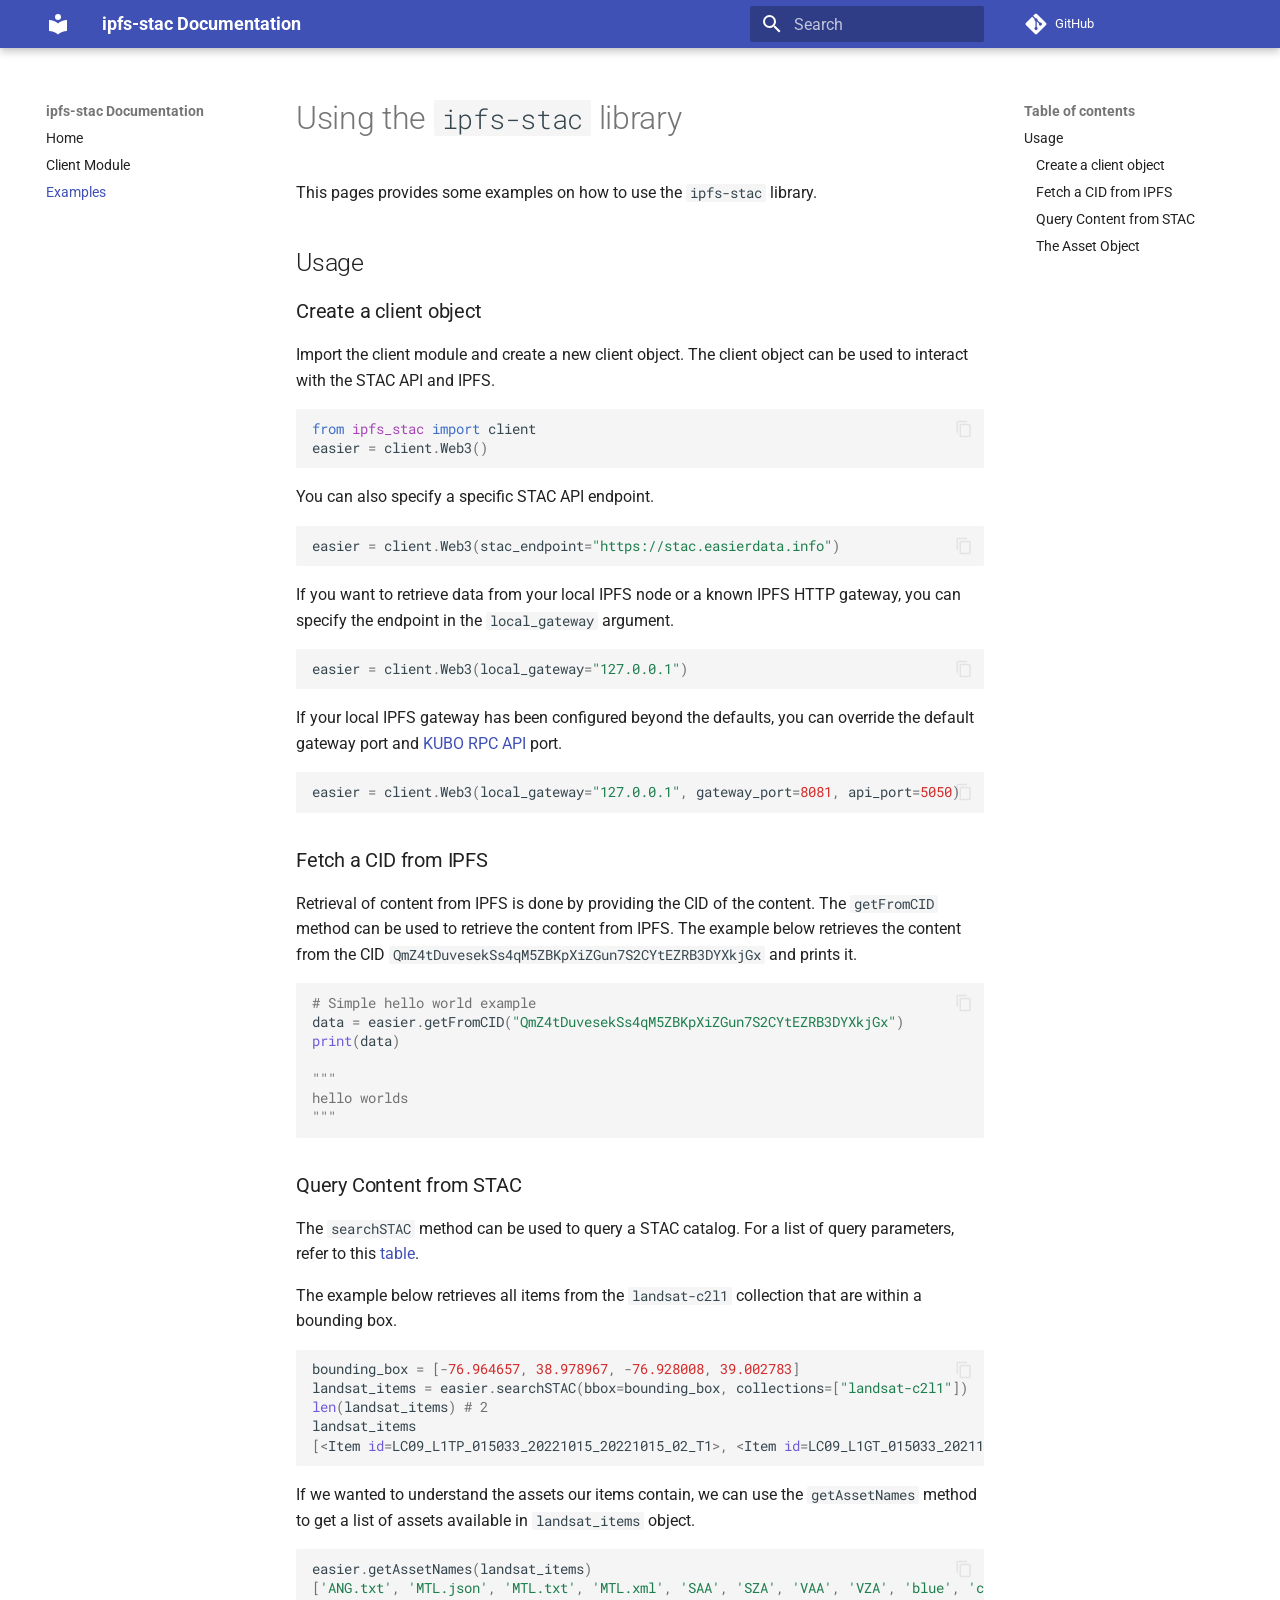
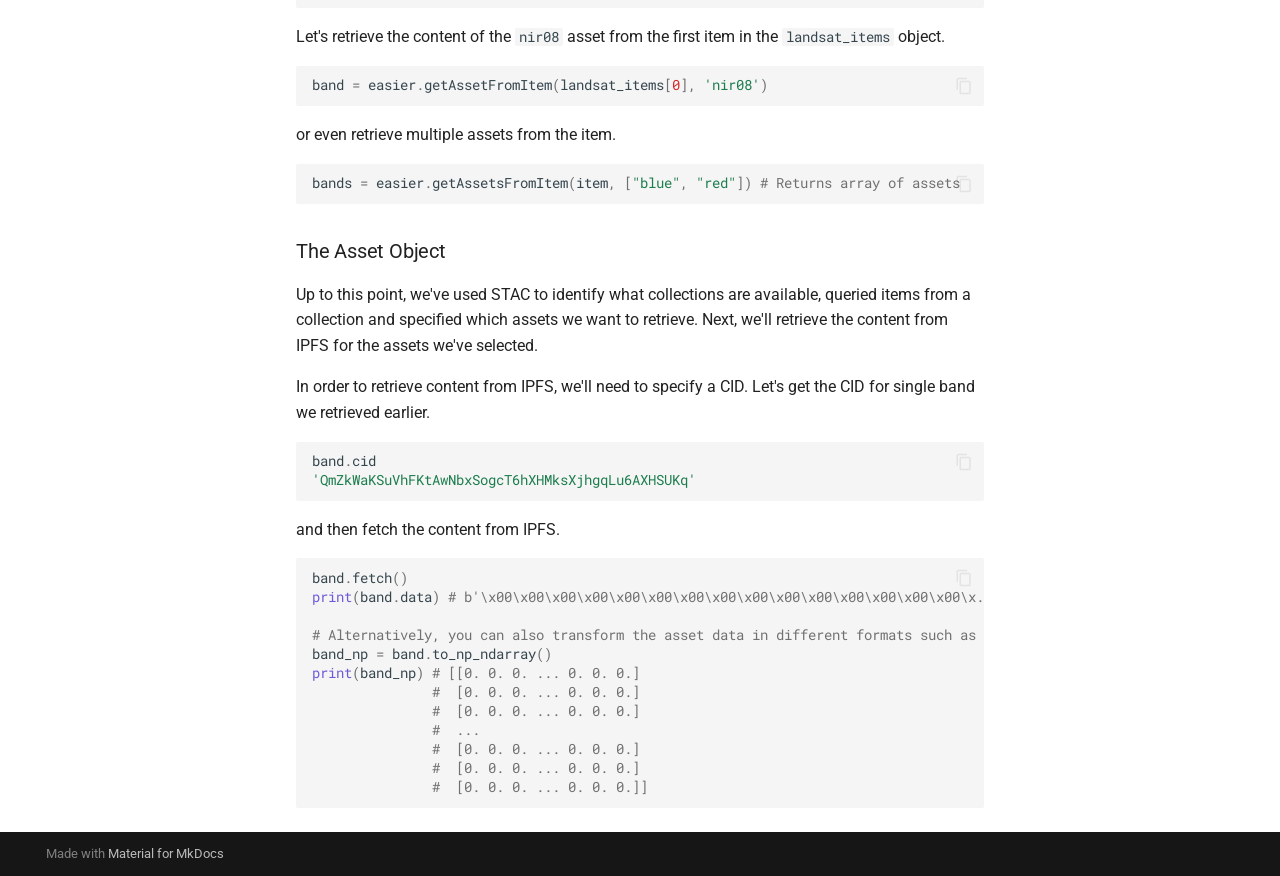
<file: docs/site/examples/index.html>
<!doctype html>
<html lang="en" class="no-js">
  <head>
    
      <meta charset="utf-8">
      <meta name="viewport" content="width=device-width,initial-scale=1">
      
      
      
      
        <link rel="prev" href="../client/">
      
      
      
      <link rel="icon" href="../assets/images/favicon.png">
      <meta name="generator" content="mkdocs-1.6.1, mkdocs-material-9.6.5">
    
    
      
        <title>Examples - ipfs-stac Documentation</title>
      
    
    
      <link rel="stylesheet" href="../assets/stylesheets/main.8608ea7d.min.css">
      
      


    
    
      
    
    
      
        
        
        <link rel="preconnect" href="https://fonts.gstatic.com" crossorigin>
        <link rel="stylesheet" href="https://fonts.googleapis.com/css?family=Roboto:300,300i,400,400i,700,700i%7CRoboto+Mono:400,400i,700,700i&display=fallback">
        <style>:root{--md-text-font:"Roboto";--md-code-font:"Roboto Mono"}</style>
      
    
    
      <link rel="stylesheet" href="../assets/_mkdocstrings.css">
    
    <script>__md_scope=new URL("..",location),__md_hash=e=>[...e].reduce(((e,_)=>(e<<5)-e+_.charCodeAt(0)),0),__md_get=(e,_=localStorage,t=__md_scope)=>JSON.parse(_.getItem(t.pathname+"."+e)),__md_set=(e,_,t=localStorage,a=__md_scope)=>{try{t.setItem(a.pathname+"."+e,JSON.stringify(_))}catch(e){}}</script>
    
      

    
    
    
  </head>
  
  
    <body dir="ltr">
  
    
    <input class="md-toggle" data-md-toggle="drawer" type="checkbox" id="__drawer" autocomplete="off">
    <input class="md-toggle" data-md-toggle="search" type="checkbox" id="__search" autocomplete="off">
    <label class="md-overlay" for="__drawer"></label>
    <div data-md-component="skip">
      
        
        <a href="#using-the-ipfs-stac-library" class="md-skip">
          Skip to content
        </a>
      
    </div>
    <div data-md-component="announce">
      
    </div>
    
    
      

  

<header class="md-header md-header--shadow" data-md-component="header">
  <nav class="md-header__inner md-grid" aria-label="Header">
    <a href=".." title="ipfs-stac Documentation" class="md-header__button md-logo" aria-label="ipfs-stac Documentation" data-md-component="logo">
      
  
  <svg xmlns="http://www.w3.org/2000/svg" viewBox="0 0 24 24"><path d="M12 8a3 3 0 0 0 3-3 3 3 0 0 0-3-3 3 3 0 0 0-3 3 3 3 0 0 0 3 3m0 3.54C9.64 9.35 6.5 8 3 8v11c3.5 0 6.64 1.35 9 3.54 2.36-2.19 5.5-3.54 9-3.54V8c-3.5 0-6.64 1.35-9 3.54"/></svg>

    </a>
    <label class="md-header__button md-icon" for="__drawer">
      
      <svg xmlns="http://www.w3.org/2000/svg" viewBox="0 0 24 24"><path d="M3 6h18v2H3zm0 5h18v2H3zm0 5h18v2H3z"/></svg>
    </label>
    <div class="md-header__title" data-md-component="header-title">
      <div class="md-header__ellipsis">
        <div class="md-header__topic">
          <span class="md-ellipsis">
            ipfs-stac Documentation
          </span>
        </div>
        <div class="md-header__topic" data-md-component="header-topic">
          <span class="md-ellipsis">
            
              Examples
            
          </span>
        </div>
      </div>
    </div>
    
    
      <script>var palette=__md_get("__palette");if(palette&&palette.color){if("(prefers-color-scheme)"===palette.color.media){var media=matchMedia("(prefers-color-scheme: light)"),input=document.querySelector(media.matches?"[data-md-color-media='(prefers-color-scheme: light)']":"[data-md-color-media='(prefers-color-scheme: dark)']");palette.color.media=input.getAttribute("data-md-color-media"),palette.color.scheme=input.getAttribute("data-md-color-scheme"),palette.color.primary=input.getAttribute("data-md-color-primary"),palette.color.accent=input.getAttribute("data-md-color-accent")}for(var[key,value]of Object.entries(palette.color))document.body.setAttribute("data-md-color-"+key,value)}</script>
    
    
    
      <label class="md-header__button md-icon" for="__search">
        
        <svg xmlns="http://www.w3.org/2000/svg" viewBox="0 0 24 24"><path d="M9.5 3A6.5 6.5 0 0 1 16 9.5c0 1.61-.59 3.09-1.56 4.23l.27.27h.79l5 5-1.5 1.5-5-5v-.79l-.27-.27A6.52 6.52 0 0 1 9.5 16 6.5 6.5 0 0 1 3 9.5 6.5 6.5 0 0 1 9.5 3m0 2C7 5 5 7 5 9.5S7 14 9.5 14 14 12 14 9.5 12 5 9.5 5"/></svg>
      </label>
      <div class="md-search" data-md-component="search" role="dialog">
  <label class="md-search__overlay" for="__search"></label>
  <div class="md-search__inner" role="search">
    <form class="md-search__form" name="search">
      <input type="text" class="md-search__input" name="query" aria-label="Search" placeholder="Search" autocapitalize="off" autocorrect="off" autocomplete="off" spellcheck="false" data-md-component="search-query" required>
      <label class="md-search__icon md-icon" for="__search">
        
        <svg xmlns="http://www.w3.org/2000/svg" viewBox="0 0 24 24"><path d="M9.5 3A6.5 6.5 0 0 1 16 9.5c0 1.61-.59 3.09-1.56 4.23l.27.27h.79l5 5-1.5 1.5-5-5v-.79l-.27-.27A6.52 6.52 0 0 1 9.5 16 6.5 6.5 0 0 1 3 9.5 6.5 6.5 0 0 1 9.5 3m0 2C7 5 5 7 5 9.5S7 14 9.5 14 14 12 14 9.5 12 5 9.5 5"/></svg>
        
        <svg xmlns="http://www.w3.org/2000/svg" viewBox="0 0 24 24"><path d="M20 11v2H8l5.5 5.5-1.42 1.42L4.16 12l7.92-7.92L13.5 5.5 8 11z"/></svg>
      </label>
      <nav class="md-search__options" aria-label="Search">
        
        <button type="reset" class="md-search__icon md-icon" title="Clear" aria-label="Clear" tabindex="-1">
          
          <svg xmlns="http://www.w3.org/2000/svg" viewBox="0 0 24 24"><path d="M19 6.41 17.59 5 12 10.59 6.41 5 5 6.41 10.59 12 5 17.59 6.41 19 12 13.41 17.59 19 19 17.59 13.41 12z"/></svg>
        </button>
      </nav>
      
    </form>
    <div class="md-search__output">
      <div class="md-search__scrollwrap" tabindex="0" data-md-scrollfix>
        <div class="md-search-result" data-md-component="search-result">
          <div class="md-search-result__meta">
            Initializing search
          </div>
          <ol class="md-search-result__list" role="presentation"></ol>
        </div>
      </div>
    </div>
  </div>
</div>
    
    
      <div class="md-header__source">
        <a href="https://github.com/DecentralizedGeo/ipfs-stac" title="Go to repository" class="md-source" data-md-component="source">
  <div class="md-source__icon md-icon">
    
    <svg xmlns="http://www.w3.org/2000/svg" viewBox="0 0 448 512"><!--! Font Awesome Free 6.7.2 by @fontawesome - https://fontawesome.com License - https://fontawesome.com/license/free (Icons: CC BY 4.0, Fonts: SIL OFL 1.1, Code: MIT License) Copyright 2024 Fonticons, Inc.--><path d="M439.55 236.05 244 40.45a28.87 28.87 0 0 0-40.81 0l-40.66 40.63 51.52 51.52c27.06-9.14 52.68 16.77 43.39 43.68l49.66 49.66c34.23-11.8 61.18 31 35.47 56.69-26.49 26.49-70.21-2.87-56-37.34L240.22 199v121.85c25.3 12.54 22.26 41.85 9.08 55a34.34 34.34 0 0 1-48.55 0c-17.57-17.6-11.07-46.91 11.25-56v-123c-20.8-8.51-24.6-30.74-18.64-45L142.57 101 8.45 235.14a28.86 28.86 0 0 0 0 40.81l195.61 195.6a28.86 28.86 0 0 0 40.8 0l194.69-194.69a28.86 28.86 0 0 0 0-40.81"/></svg>
  </div>
  <div class="md-source__repository">
    GitHub
  </div>
</a>
      </div>
    
  </nav>
  
</header>
    
    <div class="md-container" data-md-component="container">
      
      
        
          
        
      
      <main class="md-main" data-md-component="main">
        <div class="md-main__inner md-grid">
          
            
              
              <div class="md-sidebar md-sidebar--primary" data-md-component="sidebar" data-md-type="navigation" >
                <div class="md-sidebar__scrollwrap">
                  <div class="md-sidebar__inner">
                    



<nav class="md-nav md-nav--primary" aria-label="Navigation" data-md-level="0">
  <label class="md-nav__title" for="__drawer">
    <a href=".." title="ipfs-stac Documentation" class="md-nav__button md-logo" aria-label="ipfs-stac Documentation" data-md-component="logo">
      
  
  <svg xmlns="http://www.w3.org/2000/svg" viewBox="0 0 24 24"><path d="M12 8a3 3 0 0 0 3-3 3 3 0 0 0-3-3 3 3 0 0 0-3 3 3 3 0 0 0 3 3m0 3.54C9.64 9.35 6.5 8 3 8v11c3.5 0 6.64 1.35 9 3.54 2.36-2.19 5.5-3.54 9-3.54V8c-3.5 0-6.64 1.35-9 3.54"/></svg>

    </a>
    ipfs-stac Documentation
  </label>
  
    <div class="md-nav__source">
      <a href="https://github.com/DecentralizedGeo/ipfs-stac" title="Go to repository" class="md-source" data-md-component="source">
  <div class="md-source__icon md-icon">
    
    <svg xmlns="http://www.w3.org/2000/svg" viewBox="0 0 448 512"><!--! Font Awesome Free 6.7.2 by @fontawesome - https://fontawesome.com License - https://fontawesome.com/license/free (Icons: CC BY 4.0, Fonts: SIL OFL 1.1, Code: MIT License) Copyright 2024 Fonticons, Inc.--><path d="M439.55 236.05 244 40.45a28.87 28.87 0 0 0-40.81 0l-40.66 40.63 51.52 51.52c27.06-9.14 52.68 16.77 43.39 43.68l49.66 49.66c34.23-11.8 61.18 31 35.47 56.69-26.49 26.49-70.21-2.87-56-37.34L240.22 199v121.85c25.3 12.54 22.26 41.85 9.08 55a34.34 34.34 0 0 1-48.55 0c-17.57-17.6-11.07-46.91 11.25-56v-123c-20.8-8.51-24.6-30.74-18.64-45L142.57 101 8.45 235.14a28.86 28.86 0 0 0 0 40.81l195.61 195.6a28.86 28.86 0 0 0 40.8 0l194.69-194.69a28.86 28.86 0 0 0 0-40.81"/></svg>
  </div>
  <div class="md-source__repository">
    GitHub
  </div>
</a>
    </div>
  
  <ul class="md-nav__list" data-md-scrollfix>
    
      
      
  
  
  
  
    <li class="md-nav__item">
      <a href=".." class="md-nav__link">
        
  
  <span class="md-ellipsis">
    Home
    
  </span>
  

      </a>
    </li>
  

    
      
      
  
  
  
  
    <li class="md-nav__item">
      <a href="../client/" class="md-nav__link">
        
  
  <span class="md-ellipsis">
    Client Module
    
  </span>
  

      </a>
    </li>
  

    
      
      
  
  
    
  
  
  
    <li class="md-nav__item md-nav__item--active">
      
      <input class="md-nav__toggle md-toggle" type="checkbox" id="__toc">
      
      
        
      
      
        <label class="md-nav__link md-nav__link--active" for="__toc">
          
  
  <span class="md-ellipsis">
    Examples
    
  </span>
  

          <span class="md-nav__icon md-icon"></span>
        </label>
      
      <a href="./" class="md-nav__link md-nav__link--active">
        
  
  <span class="md-ellipsis">
    Examples
    
  </span>
  

      </a>
      
        

<nav class="md-nav md-nav--secondary" aria-label="Table of contents">
  
  
  
    
  
  
    <label class="md-nav__title" for="__toc">
      <span class="md-nav__icon md-icon"></span>
      Table of contents
    </label>
    <ul class="md-nav__list" data-md-component="toc" data-md-scrollfix>
      
        <li class="md-nav__item">
  <a href="#usage" class="md-nav__link">
    <span class="md-ellipsis">
      Usage
    </span>
  </a>
  
    <nav class="md-nav" aria-label="Usage">
      <ul class="md-nav__list">
        
          <li class="md-nav__item">
  <a href="#create-a-client-object" class="md-nav__link">
    <span class="md-ellipsis">
      Create a client object
    </span>
  </a>
  
</li>
        
          <li class="md-nav__item">
  <a href="#fetch-a-cid-from-ipfs" class="md-nav__link">
    <span class="md-ellipsis">
      Fetch a CID from IPFS
    </span>
  </a>
  
</li>
        
          <li class="md-nav__item">
  <a href="#query-content-from-stac" class="md-nav__link">
    <span class="md-ellipsis">
      Query Content from STAC
    </span>
  </a>
  
</li>
        
          <li class="md-nav__item">
  <a href="#the-asset-object" class="md-nav__link">
    <span class="md-ellipsis">
      The Asset Object
    </span>
  </a>
  
</li>
        
      </ul>
    </nav>
  
</li>
      
    </ul>
  
</nav>
      
    </li>
  

    
  </ul>
</nav>
                  </div>
                </div>
              </div>
            
            
              
              <div class="md-sidebar md-sidebar--secondary" data-md-component="sidebar" data-md-type="toc" >
                <div class="md-sidebar__scrollwrap">
                  <div class="md-sidebar__inner">
                    

<nav class="md-nav md-nav--secondary" aria-label="Table of contents">
  
  
  
    
  
  
    <label class="md-nav__title" for="__toc">
      <span class="md-nav__icon md-icon"></span>
      Table of contents
    </label>
    <ul class="md-nav__list" data-md-component="toc" data-md-scrollfix>
      
        <li class="md-nav__item">
  <a href="#usage" class="md-nav__link">
    <span class="md-ellipsis">
      Usage
    </span>
  </a>
  
    <nav class="md-nav" aria-label="Usage">
      <ul class="md-nav__list">
        
          <li class="md-nav__item">
  <a href="#create-a-client-object" class="md-nav__link">
    <span class="md-ellipsis">
      Create a client object
    </span>
  </a>
  
</li>
        
          <li class="md-nav__item">
  <a href="#fetch-a-cid-from-ipfs" class="md-nav__link">
    <span class="md-ellipsis">
      Fetch a CID from IPFS
    </span>
  </a>
  
</li>
        
          <li class="md-nav__item">
  <a href="#query-content-from-stac" class="md-nav__link">
    <span class="md-ellipsis">
      Query Content from STAC
    </span>
  </a>
  
</li>
        
          <li class="md-nav__item">
  <a href="#the-asset-object" class="md-nav__link">
    <span class="md-ellipsis">
      The Asset Object
    </span>
  </a>
  
</li>
        
      </ul>
    </nav>
  
</li>
      
    </ul>
  
</nav>
                  </div>
                </div>
              </div>
            
          
          
            <div class="md-content" data-md-component="content">
              <article class="md-content__inner md-typeset">
                
                  


  
  


<h1 id="using-the-ipfs-stac-library">Using the <code>ipfs-stac</code> library</h1>
<p>This pages provides some examples on how to use the <code>ipfs-stac</code> library.</p>
<h2 id="usage">Usage</h2>
<h3 id="create-a-client-object">Create a client object</h3>
<p>Import the client module and create a new client object. The client object can be used to interact with the STAC API and IPFS.</p>
<div class="language-python highlight"><pre><span></span><code><span id="__span-0-1"><a id="__codelineno-0-1" name="__codelineno-0-1" href="#__codelineno-0-1"></a><span class="kn">from</span><span class="w"> </span><span class="nn">ipfs_stac</span><span class="w"> </span><span class="kn">import</span> <span class="n">client</span>
</span><span id="__span-0-2"><a id="__codelineno-0-2" name="__codelineno-0-2" href="#__codelineno-0-2"></a><span class="n">easier</span> <span class="o">=</span> <span class="n">client</span><span class="o">.</span><span class="n">Web3</span><span class="p">()</span>
</span></code></pre></div>
<p>You can also specify a specific STAC API endpoint.</p>
<div class="language-python highlight"><pre><span></span><code><span id="__span-1-1"><a id="__codelineno-1-1" name="__codelineno-1-1" href="#__codelineno-1-1"></a><span class="n">easier</span> <span class="o">=</span> <span class="n">client</span><span class="o">.</span><span class="n">Web3</span><span class="p">(</span><span class="n">stac_endpoint</span><span class="o">=</span><span class="s2">&quot;https://stac.easierdata.info&quot;</span><span class="p">)</span>
</span></code></pre></div>
<p>If you want to retrieve data from your local IPFS node or a known IPFS HTTP gateway, you can specify the endpoint in the <code>local_gateway</code> argument.</p>
<div class="language-python highlight"><pre><span></span><code><span id="__span-2-1"><a id="__codelineno-2-1" name="__codelineno-2-1" href="#__codelineno-2-1"></a><span class="n">easier</span> <span class="o">=</span> <span class="n">client</span><span class="o">.</span><span class="n">Web3</span><span class="p">(</span><span class="n">local_gateway</span><span class="o">=</span><span class="s2">&quot;127.0.0.1&quot;</span><span class="p">)</span>
</span></code></pre></div>
<p>If your local IPFS gateway has been configured beyond the defaults, you can override the default gateway port and <a href="https://docs.ipfs.tech/reference/kubo/rpc/">KUBO RPC API</a> port.</p>
<div class="language-python highlight"><pre><span></span><code><span id="__span-3-1"><a id="__codelineno-3-1" name="__codelineno-3-1" href="#__codelineno-3-1"></a><span class="n">easier</span> <span class="o">=</span> <span class="n">client</span><span class="o">.</span><span class="n">Web3</span><span class="p">(</span><span class="n">local_gateway</span><span class="o">=</span><span class="s2">&quot;127.0.0.1&quot;</span><span class="p">,</span> <span class="n">gateway_port</span><span class="o">=</span><span class="mi">8081</span><span class="p">,</span> <span class="n">api_port</span><span class="o">=</span><span class="mi">5050</span><span class="p">)</span>
</span></code></pre></div>
<h3 id="fetch-a-cid-from-ipfs">Fetch a CID from IPFS</h3>
<p>Retrieval of content from IPFS is done by providing the CID of the content. The <code>getFromCID</code> method can be used to retrieve the content from IPFS. The example below retrieves the content from the CID <code>QmZ4tDuvesekSs4qM5ZBKpXiZGun7S2CYtEZRB3DYXkjGx</code> and prints it.</p>
<div class="language-python highlight"><pre><span></span><code><span id="__span-4-1"><a id="__codelineno-4-1" name="__codelineno-4-1" href="#__codelineno-4-1"></a><span class="c1"># Simple hello world example</span>
</span><span id="__span-4-2"><a id="__codelineno-4-2" name="__codelineno-4-2" href="#__codelineno-4-2"></a><span class="n">data</span> <span class="o">=</span> <span class="n">easier</span><span class="o">.</span><span class="n">getFromCID</span><span class="p">(</span><span class="s2">&quot;QmZ4tDuvesekSs4qM5ZBKpXiZGun7S2CYtEZRB3DYXkjGx&quot;</span><span class="p">)</span>
</span><span id="__span-4-3"><a id="__codelineno-4-3" name="__codelineno-4-3" href="#__codelineno-4-3"></a><span class="nb">print</span><span class="p">(</span><span class="n">data</span><span class="p">)</span>
</span><span id="__span-4-4"><a id="__codelineno-4-4" name="__codelineno-4-4" href="#__codelineno-4-4"></a>
</span><span id="__span-4-5"><a id="__codelineno-4-5" name="__codelineno-4-5" href="#__codelineno-4-5"></a><span class="sd">&quot;&quot;&quot;</span>
</span><span id="__span-4-6"><a id="__codelineno-4-6" name="__codelineno-4-6" href="#__codelineno-4-6"></a><span class="sd">hello worlds</span>
</span><span id="__span-4-7"><a id="__codelineno-4-7" name="__codelineno-4-7" href="#__codelineno-4-7"></a><span class="sd">&quot;&quot;&quot;</span>
</span></code></pre></div>
<h3 id="query-content-from-stac">Query Content from STAC</h3>
<p>The <code>searchSTAC</code> method can be used to query a STAC catalog. For a list of query parameters, refer to this <a href="https://github.com/radiantearth/stac-api-spec/tree/release/v1.0.0/item-search#query-parameter-table">table</a>.</p>
<p>The example below retrieves all items from the <code>landsat-c2l1</code> collection that are within a bounding box.</p>
<div class="language-python highlight"><pre><span></span><code><span id="__span-5-1"><a id="__codelineno-5-1" name="__codelineno-5-1" href="#__codelineno-5-1"></a><span class="n">bounding_box</span> <span class="o">=</span> <span class="p">[</span><span class="o">-</span><span class="mf">76.964657</span><span class="p">,</span> <span class="mf">38.978967</span><span class="p">,</span> <span class="o">-</span><span class="mf">76.928008</span><span class="p">,</span> <span class="mf">39.002783</span><span class="p">]</span>
</span><span id="__span-5-2"><a id="__codelineno-5-2" name="__codelineno-5-2" href="#__codelineno-5-2"></a><span class="n">landsat_items</span> <span class="o">=</span> <span class="n">easier</span><span class="o">.</span><span class="n">searchSTAC</span><span class="p">(</span><span class="n">bbox</span><span class="o">=</span><span class="n">bounding_box</span><span class="p">,</span> <span class="n">collections</span><span class="o">=</span><span class="p">[</span><span class="s2">&quot;landsat-c2l1&quot;</span><span class="p">])</span> 
</span><span id="__span-5-3"><a id="__codelineno-5-3" name="__codelineno-5-3" href="#__codelineno-5-3"></a><span class="nb">len</span><span class="p">(</span><span class="n">landsat_items</span><span class="p">)</span> <span class="c1"># 2</span>
</span><span id="__span-5-4"><a id="__codelineno-5-4" name="__codelineno-5-4" href="#__codelineno-5-4"></a><span class="n">landsat_items</span>
</span><span id="__span-5-5"><a id="__codelineno-5-5" name="__codelineno-5-5" href="#__codelineno-5-5"></a><span class="p">[</span><span class="o">&lt;</span><span class="n">Item</span> <span class="nb">id</span><span class="o">=</span><span class="n">LC09_L1TP_015033_20221015_20221015_02_T1</span><span class="o">&gt;</span><span class="p">,</span> <span class="o">&lt;</span><span class="n">Item</span> <span class="nb">id</span><span class="o">=</span><span class="n">LC09_L1GT_015033_20211231_20220122_02_T2</span><span class="o">&gt;</span><span class="p">]</span>
</span></code></pre></div>
<p>If we wanted to understand the assets our items contain, we can use the <code>getAssetNames</code> method to get a list of assets available in <code>landsat_items</code> object.</p>
<div class="language-python highlight"><pre><span></span><code><span id="__span-6-1"><a id="__codelineno-6-1" name="__codelineno-6-1" href="#__codelineno-6-1"></a><span class="n">easier</span><span class="o">.</span><span class="n">getAssetNames</span><span class="p">(</span><span class="n">landsat_items</span><span class="p">)</span>
</span><span id="__span-6-2"><a id="__codelineno-6-2" name="__codelineno-6-2" href="#__codelineno-6-2"></a><span class="p">[</span><span class="s1">&#39;ANG.txt&#39;</span><span class="p">,</span> <span class="s1">&#39;MTL.json&#39;</span><span class="p">,</span> <span class="s1">&#39;MTL.txt&#39;</span><span class="p">,</span> <span class="s1">&#39;MTL.xml&#39;</span><span class="p">,</span> <span class="s1">&#39;SAA&#39;</span><span class="p">,</span> <span class="s1">&#39;SZA&#39;</span><span class="p">,</span> <span class="s1">&#39;VAA&#39;</span><span class="p">,</span> <span class="s1">&#39;VZA&#39;</span><span class="p">,</span> <span class="s1">&#39;blue&#39;</span><span class="p">,</span> <span class="s1">&#39;cirrus&#39;</span><span class="p">,</span> <span class="s1">&#39;coastal&#39;</span><span class="p">,</span> <span class="s1">&#39;green&#39;</span><span class="p">,</span> <span class="s1">&#39;index&#39;</span><span class="p">,</span> <span class="s1">&#39;lwir11&#39;</span><span class="p">,</span> <span class="s1">&#39;lwir12&#39;</span><span class="p">,</span> <span class="s1">&#39;nir08&#39;</span><span class="p">,</span> <span class="s1">&#39;pan&#39;</span><span class="p">,</span> <span class="s1">&#39;qa_pixel&#39;</span><span class="p">,</span> <span class="s1">&#39;qa_radsat&#39;</span><span class="p">,</span> <span class="s1">&#39;red&#39;</span><span class="p">,</span> <span class="s1">&#39;reduced_resolution_browse&#39;</span><span class="p">,</span> <span class="s1">&#39;swir16&#39;</span><span class="p">,</span> <span class="s1">&#39;swir22&#39;</span><span class="p">,</span> <span class="s1">&#39;thumbnail&#39;</span><span class="p">]</span>
</span></code></pre></div>
<p>Let's retrieve the content of the <code>nir08</code> asset from the first item in the <code>landsat_items</code> object.</p>
<div class="language-python highlight"><pre><span></span><code><span id="__span-7-1"><a id="__codelineno-7-1" name="__codelineno-7-1" href="#__codelineno-7-1"></a><span class="n">band</span> <span class="o">=</span> <span class="n">easier</span><span class="o">.</span><span class="n">getAssetFromItem</span><span class="p">(</span><span class="n">landsat_items</span><span class="p">[</span><span class="mi">0</span><span class="p">],</span> <span class="s1">&#39;nir08&#39;</span><span class="p">)</span>
</span></code></pre></div>
<p>or even retrieve multiple assets from the item.</p>
<div class="language-python highlight"><pre><span></span><code><span id="__span-8-1"><a id="__codelineno-8-1" name="__codelineno-8-1" href="#__codelineno-8-1"></a><span class="n">bands</span> <span class="o">=</span> <span class="n">easier</span><span class="o">.</span><span class="n">getAssetsFromItem</span><span class="p">(</span><span class="n">item</span><span class="p">,</span> <span class="p">[</span><span class="s2">&quot;blue&quot;</span><span class="p">,</span> <span class="s2">&quot;red&quot;</span><span class="p">])</span> <span class="c1"># Returns array of assets</span>
</span></code></pre></div>
<h3 id="the-asset-object">The Asset Object</h3>
<p>Up to this point, we've used STAC to identify what collections are available, queried items from a collection and specified which assets we want to retrieve. Next, we'll retrieve the content from IPFS for the assets we've selected.</p>
<p>In order to retrieve content from IPFS, we'll need to specify a CID.  Let's get the CID for single band we retrieved earlier.</p>
<div class="language-python highlight"><pre><span></span><code><span id="__span-9-1"><a id="__codelineno-9-1" name="__codelineno-9-1" href="#__codelineno-9-1"></a><span class="n">band</span><span class="o">.</span><span class="n">cid</span>
</span><span id="__span-9-2"><a id="__codelineno-9-2" name="__codelineno-9-2" href="#__codelineno-9-2"></a><span class="s1">&#39;QmZkWaKSuVhFKtAwNbxSogcT6hXHMksXjhgqLu6AXHSUKq&#39;</span>
</span></code></pre></div>
<p>and then fetch the content from IPFS.</p>
<div class="language-python highlight"><pre><span></span><code><span id="__span-10-1"><a id="__codelineno-10-1" name="__codelineno-10-1" href="#__codelineno-10-1"></a><span class="n">band</span><span class="o">.</span><span class="n">fetch</span><span class="p">()</span>
</span><span id="__span-10-2"><a id="__codelineno-10-2" name="__codelineno-10-2" href="#__codelineno-10-2"></a><span class="nb">print</span><span class="p">(</span><span class="n">band</span><span class="o">.</span><span class="n">data</span><span class="p">)</span> <span class="c1"># b&#39;\x00\x00\x00\x00\x00\x00\x00\x00\x00\x00\x00\x00\x00\x00\x00\x...</span>
</span><span id="__span-10-3"><a id="__codelineno-10-3" name="__codelineno-10-3" href="#__codelineno-10-3"></a>
</span><span id="__span-10-4"><a id="__codelineno-10-4" name="__codelineno-10-4" href="#__codelineno-10-4"></a><span class="c1"># Alternatively, you can also transform the asset data in different formats such as a numpy array</span>
</span><span id="__span-10-5"><a id="__codelineno-10-5" name="__codelineno-10-5" href="#__codelineno-10-5"></a><span class="n">band_np</span> <span class="o">=</span> <span class="n">band</span><span class="o">.</span><span class="n">to_np_ndarray</span><span class="p">()</span>
</span><span id="__span-10-6"><a id="__codelineno-10-6" name="__codelineno-10-6" href="#__codelineno-10-6"></a><span class="nb">print</span><span class="p">(</span><span class="n">band_np</span><span class="p">)</span> <span class="c1"># [[0. 0. 0. ... 0. 0. 0.]</span>
</span><span id="__span-10-7"><a id="__codelineno-10-7" name="__codelineno-10-7" href="#__codelineno-10-7"></a>               <span class="c1">#  [0. 0. 0. ... 0. 0. 0.]</span>
</span><span id="__span-10-8"><a id="__codelineno-10-8" name="__codelineno-10-8" href="#__codelineno-10-8"></a>               <span class="c1">#  [0. 0. 0. ... 0. 0. 0.]</span>
</span><span id="__span-10-9"><a id="__codelineno-10-9" name="__codelineno-10-9" href="#__codelineno-10-9"></a>               <span class="c1">#  ...</span>
</span><span id="__span-10-10"><a id="__codelineno-10-10" name="__codelineno-10-10" href="#__codelineno-10-10"></a>               <span class="c1">#  [0. 0. 0. ... 0. 0. 0.]</span>
</span><span id="__span-10-11"><a id="__codelineno-10-11" name="__codelineno-10-11" href="#__codelineno-10-11"></a>               <span class="c1">#  [0. 0. 0. ... 0. 0. 0.]</span>
</span><span id="__span-10-12"><a id="__codelineno-10-12" name="__codelineno-10-12" href="#__codelineno-10-12"></a>               <span class="c1">#  [0. 0. 0. ... 0. 0. 0.]]</span>
</span></code></pre></div>












                
              </article>
            </div>
          
          
<script>var target=document.getElementById(location.hash.slice(1));target&&target.name&&(target.checked=target.name.startsWith("__tabbed_"))</script>
        </div>
        
          <button type="button" class="md-top md-icon" data-md-component="top" hidden>
  
  <svg xmlns="http://www.w3.org/2000/svg" viewBox="0 0 24 24"><path d="M13 20h-2V8l-5.5 5.5-1.42-1.42L12 4.16l7.92 7.92-1.42 1.42L13 8z"/></svg>
  Back to top
</button>
        
      </main>
      
        <footer class="md-footer">
  
  <div class="md-footer-meta md-typeset">
    <div class="md-footer-meta__inner md-grid">
      <div class="md-copyright">
  
  
    Made with
    <a href="https://squidfunk.github.io/mkdocs-material/" target="_blank" rel="noopener">
      Material for MkDocs
    </a>
  
</div>
      
    </div>
  </div>
</footer>
      
    </div>
    <div class="md-dialog" data-md-component="dialog">
      <div class="md-dialog__inner md-typeset"></div>
    </div>
    
    
    <script id="__config" type="application/json">{"base": "..", "features": ["navigation.top", "content.code.copy"], "search": "../assets/javascripts/workers/search.f8cc74c7.min.js", "translations": {"clipboard.copied": "Copied to clipboard", "clipboard.copy": "Copy to clipboard", "search.result.more.one": "1 more on this page", "search.result.more.other": "# more on this page", "search.result.none": "No matching documents", "search.result.one": "1 matching document", "search.result.other": "# matching documents", "search.result.placeholder": "Type to start searching", "search.result.term.missing": "Missing", "select.version": "Select version"}}</script>
    
    
      <script src="../assets/javascripts/bundle.f1b6f286.min.js"></script>
      
    
  </body>
</html>
</file>
<file: assets/_mkdocstrings.css>
/* Avoid breaking parameter names, etc. in table cells. */
.doc-contents td code {
  word-break: normal !important;
}

/* No line break before first paragraph of descriptions. */
.doc-md-description,
.doc-md-description>p:first-child {
  display: inline;
}

/* Max width for docstring sections tables. */
.doc .md-typeset__table,
.doc .md-typeset__table table {
  display: table !important;
  width: 100%;
}

.doc .md-typeset__table tr {
  display: table-row;
}

/* Defaults in Spacy table style. */
.doc-param-default {
  float: right;
}

/* Parameter headings must be inline, not blocks. */
.doc-heading-parameter {
  display: inline;
}

/* Prefer space on the right, not the left of parameter permalinks. */
.doc-heading-parameter .headerlink {
  margin-left: 0 !important;
  margin-right: 0.2rem;
}

/* Backward-compatibility: docstring section titles in bold. */
.doc-section-title {
  font-weight: bold;
}

/* Backlinks crumb separator. */
.doc-backlink-crumb {
  display: inline-flex;
  gap: .2rem;
  white-space: nowrap;
  align-items: center;
  vertical-align: middle;
}
.doc-backlink-crumb:not(:first-child)::before {
  background-color: var(--md-default-fg-color--lighter);
  content: "";
  display: inline;
  height: 1rem;
  --md-path-icon: url('data:image/svg+xml;charset=utf-8,<svg xmlns="http://www.w3.org/2000/svg" viewBox="0 0 24 24"><path d="M8.59 16.58 13.17 12 8.59 7.41 10 6l6 6-6 6z"/></svg>');
  -webkit-mask-image: var(--md-path-icon);
  mask-image: var(--md-path-icon);
  width: 1rem;
}
.doc-backlink-crumb.last {
  font-weight: bold;
}

/* Symbols in Navigation and ToC. */
:root, :host,
[data-md-color-scheme="default"] {
  --doc-symbol-parameter-fg-color: #df50af;
  --doc-symbol-attribute-fg-color: #953800;
  --doc-symbol-function-fg-color: #8250df;
  --doc-symbol-method-fg-color: #8250df;
  --doc-symbol-class-fg-color: #0550ae;
  --doc-symbol-module-fg-color: #5cad0f;

  --doc-symbol-parameter-bg-color: #df50af1a;
  --doc-symbol-attribute-bg-color: #9538001a;
  --doc-symbol-function-bg-color: #8250df1a;
  --doc-symbol-method-bg-color: #8250df1a;
  --doc-symbol-class-bg-color: #0550ae1a;
  --doc-symbol-module-bg-color: #5cad0f1a;
}

[data-md-color-scheme="slate"] {
  --doc-symbol-parameter-fg-color: #ffa8cc;
  --doc-symbol-attribute-fg-color: #ffa657;
  --doc-symbol-function-fg-color: #d2a8ff;
  --doc-symbol-method-fg-color: #d2a8ff;
  --doc-symbol-class-fg-color: #79c0ff;
  --doc-symbol-module-fg-color: #baff79;

  --doc-symbol-parameter-bg-color: #ffa8cc1a;
  --doc-symbol-attribute-bg-color: #ffa6571a;
  --doc-symbol-function-bg-color: #d2a8ff1a;
  --doc-symbol-method-bg-color: #d2a8ff1a;
  --doc-symbol-class-bg-color: #79c0ff1a;
  --doc-symbol-module-bg-color: #baff791a;
}

code.doc-symbol {
  border-radius: .1rem;
  font-size: .85em;
  padding: 0 .3em;
  font-weight: bold;
}

code.doc-symbol-parameter,
a code.doc-symbol-parameter {
  color: var(--doc-symbol-parameter-fg-color);
  background-color: var(--doc-symbol-parameter-bg-color);
}

code.doc-symbol-parameter::after {
  content: "param";
}

code.doc-symbol-attribute,
a code.doc-symbol-attribute {
  color: var(--doc-symbol-attribute-fg-color);
  background-color: var(--doc-symbol-attribute-bg-color);
}

code.doc-symbol-attribute::after {
  content: "attr";
}

code.doc-symbol-function,
a code.doc-symbol-function {
  color: var(--doc-symbol-function-fg-color);
  background-color: var(--doc-symbol-function-bg-color);
}

code.doc-symbol-function::after {
  content: "func";
}

code.doc-symbol-method,
a code.doc-symbol-method {
  color: var(--doc-symbol-method-fg-color);
  background-color: var(--doc-symbol-method-bg-color);
}

code.doc-symbol-method::after {
  content: "meth";
}

code.doc-symbol-class,
a code.doc-symbol-class {
  color: var(--doc-symbol-class-fg-color);
  background-color: var(--doc-symbol-class-bg-color);
}

code.doc-symbol-class::after {
  content: "class";
}

code.doc-symbol-module,
a code.doc-symbol-module {
  color: var(--doc-symbol-module-fg-color);
  background-color: var(--doc-symbol-module-bg-color);
}

code.doc-symbol-module::after {
  content: "mod";
}

.doc-signature .autorefs {
  color: inherit;
  border-bottom: 1px dotted currentcolor;
}
</file>
<file: stylesheets/extra.css>
:root  > * {
    /* Primary color shades */
    --md-primary-fg-color:        #61dafb;
    --md-primary-fg-color--light: #61dafb;
    --md-primary-fg-color--dark:  #61dafb;
  
  /* [data-md-color-scheme="slate"] {
    --md-hue: 1000; 
  } */
}
</file>
<file: docs/site/assets/_mkdocstrings.css>
/* Avoid breaking parameter names, etc. in table cells. */
.doc-contents td code {
  word-break: normal !important;
}

/* No line break before first paragraph of descriptions. */
.doc-md-description,
.doc-md-description>p:first-child {
  display: inline;
}

/* Max width for docstring sections tables. */
.doc .md-typeset__table,
.doc .md-typeset__table table {
  display: table !important;
  width: 100%;
}

.doc .md-typeset__table tr {
  display: table-row;
}

/* Defaults in Spacy table style. */
.doc-param-default {
  float: right;
}

/* Parameter headings must be inline, not blocks. */
.doc-heading-parameter {
  display: inline;
}

/* Prefer space on the right, not the left of parameter permalinks. */
.doc-heading-parameter .headerlink {
  margin-left: 0 !important;
  margin-right: 0.2rem;
}

/* Backward-compatibility: docstring section titles in bold. */
.doc-section-title {
  font-weight: bold;
}

/* Symbols in Navigation and ToC. */
:root, :host,
[data-md-color-scheme="default"] {
  --doc-symbol-parameter-fg-color: #df50af;
  --doc-symbol-attribute-fg-color: #953800;
  --doc-symbol-function-fg-color: #8250df;
  --doc-symbol-method-fg-color: #8250df;
  --doc-symbol-class-fg-color: #0550ae;
  --doc-symbol-module-fg-color: #5cad0f;

  --doc-symbol-parameter-bg-color: #df50af1a;
  --doc-symbol-attribute-bg-color: #9538001a;
  --doc-symbol-function-bg-color: #8250df1a;
  --doc-symbol-method-bg-color: #8250df1a;
  --doc-symbol-class-bg-color: #0550ae1a;
  --doc-symbol-module-bg-color: #5cad0f1a;
}

[data-md-color-scheme="slate"] {
  --doc-symbol-parameter-fg-color: #ffa8cc;
  --doc-symbol-attribute-fg-color: #ffa657;
  --doc-symbol-function-fg-color: #d2a8ff;
  --doc-symbol-method-fg-color: #d2a8ff;
  --doc-symbol-class-fg-color: #79c0ff;
  --doc-symbol-module-fg-color: #baff79;

  --doc-symbol-parameter-bg-color: #ffa8cc1a;
  --doc-symbol-attribute-bg-color: #ffa6571a;
  --doc-symbol-function-bg-color: #d2a8ff1a;
  --doc-symbol-method-bg-color: #d2a8ff1a;
  --doc-symbol-class-bg-color: #79c0ff1a;
  --doc-symbol-module-bg-color: #baff791a;
}

code.doc-symbol {
  border-radius: .1rem;
  font-size: .85em;
  padding: 0 .3em;
  font-weight: bold;
}

code.doc-symbol-parameter {
  color: var(--doc-symbol-parameter-fg-color);
  background-color: var(--doc-symbol-parameter-bg-color);
}

code.doc-symbol-parameter::after {
  content: "param";
}

code.doc-symbol-attribute {
  color: var(--doc-symbol-attribute-fg-color);
  background-color: var(--doc-symbol-attribute-bg-color);
}

code.doc-symbol-attribute::after {
  content: "attr";
}

code.doc-symbol-function {
  color: var(--doc-symbol-function-fg-color);
  background-color: var(--doc-symbol-function-bg-color);
}

code.doc-symbol-function::after {
  content: "func";
}

code.doc-symbol-method {
  color: var(--doc-symbol-method-fg-color);
  background-color: var(--doc-symbol-method-bg-color);
}

code.doc-symbol-method::after {
  content: "meth";
}

code.doc-symbol-class {
  color: var(--doc-symbol-class-fg-color);
  background-color: var(--doc-symbol-class-bg-color);
}

code.doc-symbol-class::after {
  content: "class";
}

code.doc-symbol-module {
  color: var(--doc-symbol-module-fg-color);
  background-color: var(--doc-symbol-module-bg-color);
}

code.doc-symbol-module::after {
  content: "mod";
}

.doc-signature .autorefs {
  color: inherit;
  border-bottom: 1px dotted currentcolor;
}
</file>
<file: assets/stylesheets/main.4af4bdda.min.css>
@charset "UTF-8";html{-webkit-text-size-adjust:none;-moz-text-size-adjust:none;text-size-adjust:none;box-sizing:border-box}*,:after,:before{box-sizing:inherit}@media (prefers-reduced-motion){*,:after,:before{transition:none!important}}body{margin:0}a,button,input,label{-webkit-tap-highlight-color:transparent}a{color:inherit;text-decoration:none}hr{border:0;box-sizing:initial;display:block;height:.05rem;overflow:visible;padding:0}small{font-size:80%}sub,sup{line-height:1em}img{border-style:none}table{border-collapse:initial;border-spacing:0}td,th{font-weight:400;vertical-align:top}button{background:#0000;border:0;font-family:inherit;font-size:inherit;margin:0;padding:0}input{border:0;outline:none}:root{--md-primary-fg-color:#4051b5;--md-primary-fg-color--light:#5d6cc0;--md-primary-fg-color--dark:#303fa1;--md-primary-bg-color:#fff;--md-primary-bg-color--light:#ffffffb3;--md-accent-fg-color:#526cfe;--md-accent-fg-color--transparent:#526cfe1a;--md-accent-bg-color:#fff;--md-accent-bg-color--light:#ffffffb3}[data-md-color-scheme=default]{color-scheme:light}[data-md-color-scheme=default] img[src$="#gh-dark-mode-only"],[data-md-color-scheme=default] img[src$="#only-dark"]{display:none}:root,[data-md-color-scheme=default]{--md-hue:225deg;--md-default-fg-color:#000000de;--md-default-fg-color--light:#0000008a;--md-default-fg-color--lighter:#00000052;--md-default-fg-color--lightest:#00000012;--md-default-bg-color:#fff;--md-default-bg-color--light:#ffffffb3;--md-default-bg-color--lighter:#ffffff4d;--md-default-bg-color--lightest:#ffffff1f;--md-code-fg-color:#36464e;--md-code-bg-color:#f5f5f5;--md-code-hl-color:#4287ff;--md-code-hl-color--light:#4287ff1a;--md-code-hl-number-color:#d52a2a;--md-code-hl-special-color:#db1457;--md-code-hl-function-color:#a846b9;--md-code-hl-constant-color:#6e59d9;--md-code-hl-keyword-color:#3f6ec6;--md-code-hl-string-color:#1c7d4d;--md-code-hl-name-color:var(--md-code-fg-color);--md-code-hl-operator-color:var(--md-default-fg-color--light);--md-code-hl-punctuation-color:var(--md-default-fg-color--light);--md-code-hl-comment-color:var(--md-default-fg-color--light);--md-code-hl-generic-color:var(--md-default-fg-color--light);--md-code-hl-variable-color:var(--md-default-fg-color--light);--md-typeset-color:var(--md-default-fg-color);--md-typeset-a-color:var(--md-primary-fg-color);--md-typeset-del-color:#f5503d26;--md-typeset-ins-color:#0bd57026;--md-typeset-kbd-color:#fafafa;--md-typeset-kbd-accent-color:#fff;--md-typeset-kbd-border-color:#b8b8b8;--md-typeset-mark-color:#ffff0080;--md-typeset-table-color:#0000001f;--md-typeset-table-color--light:rgba(0,0,0,.035);--md-admonition-fg-color:var(--md-default-fg-color);--md-admonition-bg-color:var(--md-default-bg-color);--md-warning-fg-color:#000000de;--md-warning-bg-color:#ff9;--md-footer-fg-color:#fff;--md-footer-fg-color--light:#ffffffb3;--md-footer-fg-color--lighter:#ffffff73;--md-footer-bg-color:#000000de;--md-footer-bg-color--dark:#00000052;--md-shadow-z1:0 0.2rem 0.5rem #0000000d,0 0 0.05rem #0000001a;--md-shadow-z2:0 0.2rem 0.5rem #0000001a,0 0 0.05rem #00000040;--md-shadow-z3:0 0.2rem 0.5rem #0003,0 0 0.05rem #00000059}.md-icon svg{fill:currentcolor;display:block;height:1.2rem;width:1.2rem}body{-webkit-font-smoothing:antialiased;-moz-osx-font-smoothing:grayscale;--md-text-font-family:var(--md-text-font,_),-apple-system,BlinkMacSystemFont,Helvetica,Arial,sans-serif;--md-code-font-family:var(--md-code-font,_),SFMono-Regular,Consolas,Menlo,monospace}aside,body,input{font-feature-settings:"kern","liga";color:var(--md-typeset-color);font-family:var(--md-text-font-family)}code,kbd,pre{font-feature-settings:"kern";font-family:var(--md-code-font-family)}:root{--md-typeset-table-sort-icon:url('data:image/svg+xml;charset=utf-8,<svg xmlns="http://www.w3.org/2000/svg" viewBox="0 0 24 24"><path d="m18 21-4-4h3V7h-3l4-4 4 4h-3v10h3M2 19v-2h10v2M2 13v-2h7v2M2 7V5h4v2z"/></svg>');--md-typeset-table-sort-icon--asc:url('data:image/svg+xml;charset=utf-8,<svg xmlns="http://www.w3.org/2000/svg" viewBox="0 0 24 24"><path d="M19 17h3l-4 4-4-4h3V3h2M2 17h10v2H2M6 5v2H2V5m0 6h7v2H2z"/></svg>');--md-typeset-table-sort-icon--desc:url('data:image/svg+xml;charset=utf-8,<svg xmlns="http://www.w3.org/2000/svg" viewBox="0 0 24 24"><path d="M19 7h3l-4-4-4 4h3v14h2M2 17h10v2H2M6 5v2H2V5m0 6h7v2H2z"/></svg>')}.md-typeset{-webkit-print-color-adjust:exact;color-adjust:exact;font-size:.8rem;line-height:1.6;overflow-wrap:break-word}@media print{.md-typeset{font-size:.68rem}}.md-typeset blockquote,.md-typeset dl,.md-typeset figure,.md-typeset ol,.md-typeset pre,.md-typeset ul{margin-bottom:1em;margin-top:1em}.md-typeset h1{color:var(--md-default-fg-color--light);font-size:2em;line-height:1.3;margin:0 0 1.25em}.md-typeset h1,.md-typeset h2{font-weight:300;letter-spacing:-.01em}.md-typeset h2{font-size:1.5625em;line-height:1.4;margin:1.6em 0 .64em}.md-typeset h3{font-size:1.25em;font-weight:400;letter-spacing:-.01em;line-height:1.5;margin:1.6em 0 .8em}.md-typeset h2+h3{margin-top:.8em}.md-typeset h4{font-weight:700;letter-spacing:-.01em;margin:1em 0}.md-typeset h5,.md-typeset h6{color:var(--md-default-fg-color--light);font-size:.8em;font-weight:700;letter-spacing:-.01em;margin:1.25em 0}.md-typeset h5{text-transform:uppercase}.md-typeset h5 code{text-transform:none}.md-typeset hr{border-bottom:.05rem solid var(--md-default-fg-color--lightest);display:flow-root;margin:1.5em 0}.md-typeset a{color:var(--md-typeset-a-color);word-break:break-word}.md-typeset a,.md-typeset a:before{transition:color 125ms}.md-typeset a:focus,.md-typeset a:hover{color:var(--md-accent-fg-color)}.md-typeset a:focus code,.md-typeset a:hover code{background-color:var(--md-accent-fg-color--transparent)}.md-typeset a code{color:currentcolor;transition:background-color 125ms}.md-typeset a.focus-visible{outline-color:var(--md-accent-fg-color);outline-offset:.2rem}.md-typeset code,.md-typeset kbd,.md-typeset pre{color:var(--md-code-fg-color);direction:ltr;font-variant-ligatures:none}@media print{.md-typeset code,.md-typeset kbd,.md-typeset pre{white-space:pre-wrap}}.md-typeset code{background-color:var(--md-code-bg-color);border-radius:.1rem;-webkit-box-decoration-break:clone;box-decoration-break:clone;font-size:.85em;padding:0 .2941176471em;word-break:break-word}.md-typeset code:not(.focus-visible){-webkit-tap-highlight-color:transparent;outline:none}.md-typeset pre{display:flow-root;line-height:1.4;position:relative}.md-typeset pre>code{-webkit-box-decoration-break:slice;box-decoration-break:slice;box-shadow:none;display:block;margin:0;outline-color:var(--md-accent-fg-color);overflow:auto;padding:.7720588235em 1.1764705882em;scrollbar-color:var(--md-default-fg-color--lighter) #0000;scrollbar-width:thin;touch-action:auto;word-break:normal}.md-typeset pre>code:hover{scrollbar-color:var(--md-accent-fg-color) #0000}.md-typeset pre>code::-webkit-scrollbar{height:.2rem;width:.2rem}.md-typeset pre>code::-webkit-scrollbar-thumb{background-color:var(--md-default-fg-color--lighter)}.md-typeset pre>code::-webkit-scrollbar-thumb:hover{background-color:var(--md-accent-fg-color)}.md-typeset kbd{background-color:var(--md-typeset-kbd-color);border-radius:.1rem;box-shadow:0 .1rem 0 .05rem var(--md-typeset-kbd-border-color),0 .1rem 0 var(--md-typeset-kbd-border-color),0 -.1rem .2rem var(--md-typeset-kbd-accent-color) inset;color:var(--md-default-fg-color);display:inline-block;font-size:.75em;padding:0 .6666666667em;vertical-align:text-top;word-break:break-word}.md-typeset mark{background-color:var(--md-typeset-mark-color);-webkit-box-decoration-break:clone;box-decoration-break:clone;color:inherit;word-break:break-word}.md-typeset abbr{border-bottom:.05rem dotted var(--md-default-fg-color--light);cursor:help;text-decoration:none}.md-typeset small{opacity:.75}[dir=ltr] .md-typeset sub,[dir=ltr] .md-typeset sup{margin-left:.078125em}[dir=rtl] .md-typeset sub,[dir=rtl] .md-typeset sup{margin-right:.078125em}[dir=ltr] .md-typeset blockquote{padding-left:.6rem}[dir=rtl] .md-typeset blockquote{padding-right:.6rem}[dir=ltr] .md-typeset blockquote{border-left:.2rem solid var(--md-default-fg-color--lighter)}[dir=rtl] .md-typeset blockquote{border-right:.2rem solid var(--md-default-fg-color--lighter)}.md-typeset blockquote{color:var(--md-default-fg-color--light);margin-left:0;margin-right:0}.md-typeset ul{list-style-type:disc}.md-typeset ul[type]{list-style-type:revert-layer}[dir=ltr] .md-typeset ol,[dir=ltr] .md-typeset ul{margin-left:.625em}[dir=rtl] .md-typeset ol,[dir=rtl] .md-typeset ul{margin-right:.625em}.md-typeset ol,.md-typeset ul{padding:0}.md-typeset ol:not([hidden]),.md-typeset ul:not([hidden]){display:flow-root}.md-typeset ol ol,.md-typeset ul ol{list-style-type:lower-alpha}.md-typeset ol ol ol,.md-typeset ul ol ol{list-style-type:lower-roman}.md-typeset ol ol ol ol,.md-typeset ul ol ol ol{list-style-type:upper-alpha}.md-typeset ol ol ol ol ol,.md-typeset ul ol ol ol ol{list-style-type:upper-roman}.md-typeset ol[type],.md-typeset ul[type]{list-style-type:revert-layer}[dir=ltr] .md-typeset ol li,[dir=ltr] .md-typeset ul li{margin-left:1.25em}[dir=rtl] .md-typeset ol li,[dir=rtl] .md-typeset ul li{margin-right:1.25em}.md-typeset ol li,.md-typeset ul li{margin-bottom:.5em}.md-typeset ol li blockquote,.md-typeset ol li p,.md-typeset ul li blockquote,.md-typeset ul li p{margin:.5em 0}.md-typeset ol li:last-child,.md-typeset ul li:last-child{margin-bottom:0}[dir=ltr] .md-typeset ol li ol,[dir=ltr] .md-typeset ol li ul,[dir=ltr] .md-typeset ul li ol,[dir=ltr] .md-typeset ul li ul{margin-left:.625em}[dir=rtl] .md-typeset ol li ol,[dir=rtl] .md-typeset ol li ul,[dir=rtl] .md-typeset ul li ol,[dir=rtl] .md-typeset ul li ul{margin-right:.625em}.md-typeset ol li ol,.md-typeset ol li ul,.md-typeset ul li ol,.md-typeset ul li ul{margin-bottom:.5em;margin-top:.5em}[dir=ltr] .md-typeset dd{margin-left:1.875em}[dir=rtl] .md-typeset dd{margin-right:1.875em}.md-typeset dd{margin-bottom:1.5em;margin-top:1em}.md-typeset img,.md-typeset svg,.md-typeset video{height:auto;max-width:100%}.md-typeset img[align=left]{margin:1em 1em 1em 0}.md-typeset img[align=right]{margin:1em 0 1em 1em}.md-typeset img[align]:only-child{margin-top:0}.md-typeset figure{display:flow-root;margin:1em auto;max-width:100%;text-align:center;width:-moz-fit-content;width:fit-content}.md-typeset figure img{display:block;margin:0 auto}.md-typeset figcaption{font-style:italic;margin:1em auto;max-width:24rem}.md-typeset iframe{max-width:100%}.md-typeset table:not([class]){background-color:var(--md-default-bg-color);border:.05rem solid var(--md-typeset-table-color);border-radius:.1rem;display:inline-block;font-size:.64rem;max-width:100%;overflow:auto;touch-action:auto}@media print{.md-typeset table:not([class]){display:table}}.md-typeset table:not([class])+*{margin-top:1.5em}.md-typeset table:not([class]) td>:first-child,.md-typeset table:not([class]) th>:first-child{margin-top:0}.md-typeset table:not([class]) td>:last-child,.md-typeset table:not([class]) th>:last-child{margin-bottom:0}.md-typeset table:not([class]) td:not([align]),.md-typeset table:not([class]) th:not([align]){text-align:left}[dir=rtl] .md-typeset table:not([class]) td:not([align]),[dir=rtl] .md-typeset table:not([class]) th:not([align]){text-align:right}.md-typeset table:not([class]) th{font-weight:700;min-width:5rem;padding:.9375em 1.25em;vertical-align:top}.md-typeset table:not([class]) td{border-top:.05rem solid var(--md-typeset-table-color);padding:.9375em 1.25em;vertical-align:top}.md-typeset table:not([class]) tbody tr{transition:background-color 125ms}.md-typeset table:not([class]) tbody tr:hover{background-color:var(--md-typeset-table-color--light);box-shadow:0 .05rem 0 var(--md-default-bg-color) inset}.md-typeset table:not([class]) a{word-break:normal}.md-typeset table th[role=columnheader]{cursor:pointer}[dir=ltr] .md-typeset table th[role=columnheader]:after{margin-left:.5em}[dir=rtl] .md-typeset table th[role=columnheader]:after{margin-right:.5em}.md-typeset table th[role=columnheader]:after{content:"";display:inline-block;height:1.2em;-webkit-mask-image:var(--md-typeset-table-sort-icon);mask-image:var(--md-typeset-table-sort-icon);-webkit-mask-repeat:no-repeat;mask-repeat:no-repeat;-webkit-mask-size:contain;mask-size:contain;transition:background-color 125ms;vertical-align:text-bottom;width:1.2em}.md-typeset table th[role=columnheader]:hover:after{background-color:var(--md-default-fg-color--lighter)}.md-typeset table th[role=columnheader][aria-sort=ascending]:after{background-color:var(--md-default-fg-color--light);-webkit-mask-image:var(--md-typeset-table-sort-icon--asc);mask-image:var(--md-typeset-table-sort-icon--asc)}.md-typeset table th[role=columnheader][aria-sort=descending]:after{background-color:var(--md-default-fg-color--light);-webkit-mask-image:var(--md-typeset-table-sort-icon--desc);mask-image:var(--md-typeset-table-sort-icon--desc)}.md-typeset__scrollwrap{margin:1em -.8rem;overflow-x:auto;touch-action:auto}.md-typeset__table{display:inline-block;margin-bottom:.5em;padding:0 .8rem}@media print{.md-typeset__table{display:block}}html .md-typeset__table table{display:table;margin:0;overflow:hidden;width:100%}@media screen and (max-width:44.984375em){.md-content__inner>pre{margin:1em -.8rem}.md-content__inner>pre code{border-radius:0}}.md-typeset .md-author{border-radius:100%;display:block;flex-shrink:0;height:1.6rem;overflow:hidden;position:relative;transition:color 125ms,transform 125ms;width:1.6rem}.md-typeset .md-author img{display:block}.md-typeset .md-author--more{background:var(--md-default-fg-color--lightest);color:var(--md-default-fg-color--lighter);font-size:.6rem;font-weight:700;line-height:1.6rem;text-align:center}.md-typeset .md-author--long{height:2.4rem;width:2.4rem}.md-typeset a.md-author{transform:scale(1)}.md-typeset a.md-author img{border-radius:100%;filter:grayscale(100%) opacity(75%);transition:filter 125ms}.md-typeset a.md-author:focus,.md-typeset a.md-author:hover{transform:scale(1.1);z-index:1}.md-typeset a.md-author:focus img,.md-typeset a.md-author:hover img{filter:grayscale(0)}.md-banner{background-color:var(--md-footer-bg-color);color:var(--md-footer-fg-color);overflow:auto}@media print{.md-banner{display:none}}.md-banner--warning{background-color:var(--md-warning-bg-color);color:var(--md-warning-fg-color)}.md-banner__inner{font-size:.7rem;margin:.6rem auto;padding:0 .8rem}[dir=ltr] .md-banner__button{float:right}[dir=rtl] .md-banner__button{float:left}.md-banner__button{color:inherit;cursor:pointer;transition:opacity .25s}.no-js .md-banner__button{display:none}.md-banner__button:hover{opacity:.7}html{font-size:125%;height:100%;overflow-x:hidden}@media screen and (min-width:100em){html{font-size:137.5%}}@media screen and (min-width:125em){html{font-size:150%}}body{background-color:var(--md-default-bg-color);display:flex;flex-direction:column;font-size:.5rem;min-height:100%;position:relative;width:100%}@media print{body{display:block}}@media screen and (max-width:59.984375em){body[data-md-scrolllock]{position:fixed}}.md-grid{margin-left:auto;margin-right:auto;max-width:61rem}.md-container{display:flex;flex-direction:column;flex-grow:1}@media print{.md-container{display:block}}.md-main{flex-grow:1}.md-main__inner{display:flex;height:100%;margin-top:1.5rem}.md-ellipsis{overflow:hidden;text-overflow:ellipsis}.md-toggle{display:none}.md-option{height:0;opacity:0;position:absolute;width:0}.md-option:checked+label:not([hidden]){display:block}.md-option.focus-visible+label{outline-color:var(--md-accent-fg-color);outline-style:auto}.md-skip{background-color:var(--md-default-fg-color);border-radius:.1rem;color:var(--md-default-bg-color);font-size:.64rem;margin:.5rem;opacity:0;outline-color:var(--md-accent-fg-color);padding:.3rem .5rem;position:fixed;transform:translateY(.4rem);z-index:-1}.md-skip:focus{opacity:1;transform:translateY(0);transition:transform .25s cubic-bezier(.4,0,.2,1),opacity 175ms 75ms;z-index:10}@page{margin:25mm}:root{--md-clipboard-icon:url('data:image/svg+xml;charset=utf-8,<svg xmlns="http://www.w3.org/2000/svg" viewBox="0 0 24 24"><path d="M19 21H8V7h11m0-2H8a2 2 0 0 0-2 2v14a2 2 0 0 0 2 2h11a2 2 0 0 0 2-2V7a2 2 0 0 0-2-2m-3-4H4a2 2 0 0 0-2 2v14h2V3h12z"/></svg>')}.md-clipboard{border-radius:.1rem;color:var(--md-default-fg-color--lightest);cursor:pointer;height:1.5em;outline-color:var(--md-accent-fg-color);outline-offset:.1rem;position:absolute;right:.5em;top:.5em;transition:color .25s;width:1.5em;z-index:1}@media print{.md-clipboard{display:none}}.md-clipboard:not(.focus-visible){-webkit-tap-highlight-color:transparent;outline:none}:hover>.md-clipboard{color:var(--md-default-fg-color--light)}.md-clipboard:focus,.md-clipboard:hover{color:var(--md-accent-fg-color)}.md-clipboard:after{background-color:currentcolor;content:"";display:block;height:1.125em;margin:0 auto;-webkit-mask-image:var(--md-clipboard-icon);mask-image:var(--md-clipboard-icon);-webkit-mask-position:center;mask-position:center;-webkit-mask-repeat:no-repeat;mask-repeat:no-repeat;-webkit-mask-size:contain;mask-size:contain;width:1.125em}.md-clipboard--inline{cursor:pointer}.md-clipboard--inline code{transition:color .25s,background-color .25s}.md-clipboard--inline:focus code,.md-clipboard--inline:hover code{background-color:var(--md-accent-fg-color--transparent);color:var(--md-accent-fg-color)}.md-typeset .md-code__content{display:grid}@keyframes consent{0%{opacity:0;transform:translateY(100%)}to{opacity:1;transform:translateY(0)}}@keyframes overlay{0%{opacity:0}to{opacity:1}}.md-consent__overlay{animation:overlay .25s both;-webkit-backdrop-filter:blur(.1rem);backdrop-filter:blur(.1rem);background-color:#0000008a;height:100%;opacity:1;position:fixed;top:0;width:100%;z-index:5}.md-consent__inner{animation:consent .5s cubic-bezier(.1,.7,.1,1) both;background-color:var(--md-default-bg-color);border:0;border-radius:.1rem;bottom:0;box-shadow:0 0 .2rem #0000001a,0 .2rem .4rem #0003;max-height:100%;overflow:auto;padding:0;position:fixed;width:100%;z-index:5}.md-consent__form{padding:.8rem}.md-consent__settings{display:none;margin:1em 0}input:checked+.md-consent__settings{display:block}.md-consent__controls{margin-bottom:.8rem}.md-typeset .md-consent__controls .md-button{display:inline}@media screen and (max-width:44.984375em){.md-typeset .md-consent__controls .md-button{display:block;margin-top:.4rem;text-align:center;width:100%}}.md-consent label{cursor:pointer}.md-content{flex-grow:1;min-width:0}.md-content__inner{margin:0 .8rem 1.2rem;padding-top:.6rem}@media screen and (min-width:76.25em){[dir=ltr] .md-sidebar--primary:not([hidden])~.md-content>.md-content__inner{margin-left:1.2rem}[dir=ltr] .md-sidebar--secondary:not([hidden])~.md-content>.md-content__inner,[dir=rtl] .md-sidebar--primary:not([hidden])~.md-content>.md-content__inner{margin-right:1.2rem}[dir=rtl] .md-sidebar--secondary:not([hidden])~.md-content>.md-content__inner{margin-left:1.2rem}}.md-content__inner:before{content:"";display:block;height:.4rem}.md-content__inner>:last-child{margin-bottom:0}[dir=ltr] .md-content__button{float:right}[dir=rtl] .md-content__button{float:left}[dir=ltr] .md-content__button{margin-left:.4rem}[dir=rtl] .md-content__button{margin-right:.4rem}.md-content__button{margin:.4rem 0;padding:0}@media print{.md-content__button{display:none}}.md-typeset .md-content__button{color:var(--md-default-fg-color--lighter)}.md-content__button svg{display:inline;vertical-align:top}[dir=rtl] .md-content__button svg{transform:scaleX(-1)}[dir=ltr] .md-dialog{right:.8rem}[dir=rtl] .md-dialog{left:.8rem}.md-dialog{background-color:var(--md-default-fg-color);border-radius:.1rem;bottom:.8rem;box-shadow:var(--md-shadow-z3);min-width:11.1rem;opacity:0;padding:.4rem .6rem;pointer-events:none;position:fixed;transform:translateY(100%);transition:transform 0ms .4s,opacity .4s;z-index:4}@media print{.md-dialog{display:none}}.md-dialog--active{opacity:1;pointer-events:auto;transform:translateY(0);transition:transform .4s cubic-bezier(.075,.85,.175,1),opacity .4s}.md-dialog__inner{color:var(--md-default-bg-color);font-size:.7rem}.md-feedback{margin:2em 0 1em;text-align:center}.md-feedback fieldset{border:none;margin:0;padding:0}.md-feedback__title{font-weight:700;margin:1em auto}.md-feedback__inner{position:relative}.md-feedback__list{display:flex;flex-wrap:wrap;place-content:baseline center;position:relative}.md-feedback__list:hover .md-icon:not(:disabled){color:var(--md-default-fg-color--lighter)}:disabled .md-feedback__list{min-height:1.8rem}.md-feedback__icon{color:var(--md-default-fg-color--light);cursor:pointer;flex-shrink:0;margin:0 .1rem;transition:color 125ms}.md-feedback__icon:not(:disabled).md-icon:hover{color:var(--md-accent-fg-color)}.md-feedback__icon:disabled{color:var(--md-default-fg-color--lightest);pointer-events:none}.md-feedback__note{opacity:0;position:relative;transform:translateY(.4rem);transition:transform .4s cubic-bezier(.1,.7,.1,1),opacity .15s}.md-feedback__note>*{margin:0 auto;max-width:16rem}:disabled .md-feedback__note{opacity:1;transform:translateY(0)}@media print{.md-feedback{display:none}}.md-footer{background-color:var(--md-footer-bg-color);color:var(--md-footer-fg-color)}@media print{.md-footer{display:none}}.md-footer__inner{justify-content:space-between;overflow:auto;padding:.2rem}.md-footer__inner:not([hidden]){display:flex}.md-footer__link{align-items:end;display:flex;flex-grow:0.01;margin-bottom:.4rem;margin-top:1rem;max-width:100%;outline-color:var(--md-accent-fg-color);overflow:hidden;transition:opacity .25s}.md-footer__link:focus,.md-footer__link:hover{opacity:.7}[dir=rtl] .md-footer__link svg{transform:scaleX(-1)}@media screen and (max-width:44.984375em){.md-footer__link--prev{flex-shrink:0}.md-footer__link--prev .md-footer__title{display:none}}[dir=ltr] .md-footer__link--next{margin-left:auto}[dir=rtl] .md-footer__link--next{margin-right:auto}.md-footer__link--next{text-align:right}[dir=rtl] .md-footer__link--next{text-align:left}.md-footer__title{flex-grow:1;font-size:.9rem;margin-bottom:.7rem;max-width:calc(100% - 2.4rem);padding:0 1rem;white-space:nowrap}.md-footer__button{margin:.2rem;padding:.4rem}.md-footer__direction{font-size:.64rem;opacity:.7}.md-footer-meta{background-color:var(--md-footer-bg-color--dark)}.md-footer-meta__inner{display:flex;flex-wrap:wrap;justify-content:space-between;padding:.2rem}html .md-footer-meta.md-typeset a{color:var(--md-footer-fg-color--light)}html .md-footer-meta.md-typeset a:focus,html .md-footer-meta.md-typeset a:hover{color:var(--md-footer-fg-color)}.md-copyright{color:var(--md-footer-fg-color--lighter);font-size:.64rem;margin:auto .6rem;padding:.4rem 0;width:100%}@media screen and (min-width:45em){.md-copyright{width:auto}}.md-copyright__highlight{color:var(--md-footer-fg-color--light)}.md-social{display:inline-flex;gap:.2rem;margin:0 .4rem;padding:.2rem 0 .6rem}@media screen and (min-width:45em){.md-social{padding:.6rem 0}}.md-social__link{display:inline-block;height:1.6rem;text-align:center;width:1.6rem}.md-social__link:before{line-height:1.9}.md-social__link svg{fill:currentcolor;max-height:.8rem;vertical-align:-25%}.md-typeset .md-button{border:.1rem solid;border-radius:.1rem;color:var(--md-primary-fg-color);cursor:pointer;display:inline-block;font-weight:700;padding:.625em 2em;transition:color 125ms,background-color 125ms,border-color 125ms}.md-typeset .md-button--primary{background-color:var(--md-primary-fg-color);border-color:var(--md-primary-fg-color);color:var(--md-primary-bg-color)}.md-typeset .md-button:focus,.md-typeset .md-button:hover{background-color:var(--md-accent-fg-color);border-color:var(--md-accent-fg-color);color:var(--md-accent-bg-color)}[dir=ltr] .md-typeset .md-input{border-top-left-radius:.1rem}[dir=ltr] .md-typeset .md-input,[dir=rtl] .md-typeset .md-input{border-top-right-radius:.1rem}[dir=rtl] .md-typeset .md-input{border-top-left-radius:.1rem}.md-typeset .md-input{border-bottom:.1rem solid var(--md-default-fg-color--lighter);box-shadow:var(--md-shadow-z1);font-size:.8rem;height:1.8rem;padding:0 .6rem;transition:border .25s,box-shadow .25s}.md-typeset .md-input:focus,.md-typeset .md-input:hover{border-bottom-color:var(--md-accent-fg-color);box-shadow:var(--md-shadow-z2)}.md-typeset .md-input--stretch{width:100%}.md-header{background-color:var(--md-primary-fg-color);box-shadow:0 0 .2rem #0000,0 .2rem .4rem #0000;color:var(--md-primary-bg-color);display:block;left:0;position:sticky;right:0;top:0;z-index:4}@media print{.md-header{display:none}}.md-header[hidden]{transform:translateY(-100%);transition:transform .25s cubic-bezier(.8,0,.6,1),box-shadow .25s}.md-header--shadow{box-shadow:0 0 .2rem #0000001a,0 .2rem .4rem #0003;transition:transform .25s cubic-bezier(.1,.7,.1,1),box-shadow .25s}.md-header__inner{align-items:center;display:flex;padding:0 .2rem}.md-header__button{color:currentcolor;cursor:pointer;margin:.2rem;outline-color:var(--md-accent-fg-color);padding:.4rem;position:relative;transition:opacity .25s;vertical-align:middle;z-index:1}.md-header__button:hover{opacity:.7}.md-header__button:not([hidden]){display:inline-block}.md-header__button:not(.focus-visible){-webkit-tap-highlight-color:transparent;outline:none}.md-header__button.md-logo{margin:.2rem;padding:.4rem}@media screen and (max-width:76.234375em){.md-header__button.md-logo{display:none}}.md-header__button.md-logo img,.md-header__button.md-logo svg{fill:currentcolor;display:block;height:1.2rem;width:auto}@media screen and (min-width:60em){.md-header__button[for=__search]{display:none}}.no-js .md-header__button[for=__search]{display:none}[dir=rtl] .md-header__button[for=__search] svg{transform:scaleX(-1)}@media screen and (min-width:76.25em){.md-header__button[for=__drawer]{display:none}}.md-header__topic{display:flex;max-width:100%;position:absolute;transition:transform .4s cubic-bezier(.1,.7,.1,1),opacity .15s;white-space:nowrap}.md-header__topic+.md-header__topic{opacity:0;pointer-events:none;transform:translateX(1.25rem);transition:transform .4s cubic-bezier(1,.7,.1,.1),opacity .15s;z-index:-1}[dir=rtl] .md-header__topic+.md-header__topic{transform:translateX(-1.25rem)}.md-header__topic:first-child{font-weight:700}[dir=ltr] .md-header__title{margin-left:1rem;margin-right:.4rem}[dir=rtl] .md-header__title{margin-left:.4rem;margin-right:1rem}.md-header__title{flex-grow:1;font-size:.9rem;height:2.4rem;line-height:2.4rem}.md-header__title--active .md-header__topic{opacity:0;pointer-events:none;transform:translateX(-1.25rem);transition:transform .4s cubic-bezier(1,.7,.1,.1),opacity .15s;z-index:-1}[dir=rtl] .md-header__title--active .md-header__topic{transform:translateX(1.25rem)}.md-header__title--active .md-header__topic+.md-header__topic{opacity:1;pointer-events:auto;transform:translateX(0);transition:transform .4s cubic-bezier(.1,.7,.1,1),opacity .15s;z-index:0}.md-header__title>.md-header__ellipsis{height:100%;position:relative;width:100%}.md-header__option{display:flex;flex-shrink:0;max-width:100%;transition:max-width 0ms .25s,opacity .25s .25s;white-space:nowrap}[data-md-toggle=search]:checked~.md-header .md-header__option{max-width:0;opacity:0;transition:max-width 0ms,opacity 0ms}.md-header__option>input{bottom:0}.md-header__source{display:none}@media screen and (min-width:60em){[dir=ltr] .md-header__source{margin-left:1rem}[dir=rtl] .md-header__source{margin-right:1rem}.md-header__source{display:block;max-width:11.7rem;width:11.7rem}}@media screen and (min-width:76.25em){[dir=ltr] .md-header__source{margin-left:1.4rem}[dir=rtl] .md-header__source{margin-right:1.4rem}}.md-meta{color:var(--md-default-fg-color--light);font-size:.7rem;line-height:1.3}.md-meta__list{display:inline-flex;flex-wrap:wrap;list-style:none;margin:0;padding:0}.md-meta__item:not(:last-child):after{content:"·";margin-left:.2rem;margin-right:.2rem}.md-meta__link{color:var(--md-typeset-a-color)}.md-meta__link:focus,.md-meta__link:hover{color:var(--md-accent-fg-color)}.md-draft{background-color:#ff1744;border-radius:.125em;color:#fff;display:inline-block;font-weight:700;padding-left:.5714285714em;padding-right:.5714285714em}:root{--md-nav-icon--prev:url('data:image/svg+xml;charset=utf-8,<svg xmlns="http://www.w3.org/2000/svg" viewBox="0 0 24 24"><path d="M20 11v2H8l5.5 5.5-1.42 1.42L4.16 12l7.92-7.92L13.5 5.5 8 11z"/></svg>');--md-nav-icon--next:url('data:image/svg+xml;charset=utf-8,<svg xmlns="http://www.w3.org/2000/svg" viewBox="0 0 24 24"><path d="M8.59 16.58 13.17 12 8.59 7.41 10 6l6 6-6 6z"/></svg>');--md-toc-icon:url('data:image/svg+xml;charset=utf-8,<svg xmlns="http://www.w3.org/2000/svg" viewBox="0 0 24 24"><path d="M3 9h14V7H3zm0 4h14v-2H3zm0 4h14v-2H3zm16 0h2v-2h-2zm0-10v2h2V7zm0 6h2v-2h-2z"/></svg>')}.md-nav{font-size:.7rem;line-height:1.3}.md-nav__title{color:var(--md-default-fg-color--light);display:block;font-weight:700;overflow:hidden;padding:0 .6rem;text-overflow:ellipsis}.md-nav__title .md-nav__button{display:none}.md-nav__title .md-nav__button img{height:100%;width:auto}.md-nav__title .md-nav__button.md-logo img,.md-nav__title .md-nav__button.md-logo svg{fill:currentcolor;display:block;height:2.4rem;max-width:100%;object-fit:contain;width:auto}.md-nav__list{list-style:none;margin:0;padding:0}.md-nav__link{align-items:flex-start;display:flex;gap:.4rem;margin-top:.625em;scroll-snap-align:start;transition:color 125ms}.md-nav__link--passed{color:var(--md-default-fg-color--light)}.md-nav__item .md-nav__link--active,.md-nav__item .md-nav__link--active code{color:var(--md-typeset-a-color)}.md-nav__link .md-ellipsis{position:relative}[dir=ltr] .md-nav__link .md-icon:last-child{margin-left:auto}[dir=rtl] .md-nav__link .md-icon:last-child{margin-right:auto}.md-nav__link svg{fill:currentcolor;flex-shrink:0;height:1.3em;position:relative}.md-nav__link[for]:focus,.md-nav__link[for]:hover,.md-nav__link[href]:focus,.md-nav__link[href]:hover{color:var(--md-accent-fg-color);cursor:pointer}.md-nav__link.focus-visible{outline-color:var(--md-accent-fg-color);outline-offset:.2rem}.md-nav--primary .md-nav__link[for=__toc]{display:none}.md-nav--primary .md-nav__link[for=__toc] .md-icon:after{background-color:currentcolor;display:block;height:100%;-webkit-mask-image:var(--md-toc-icon);mask-image:var(--md-toc-icon);width:100%}.md-nav--primary .md-nav__link[for=__toc]~.md-nav{display:none}.md-nav__container>.md-nav__link{margin-top:0}.md-nav__container>.md-nav__link:first-child{flex-grow:1;min-width:0}.md-nav__icon{flex-shrink:0}.md-nav__source{display:none}@media screen and (max-width:76.234375em){.md-nav--primary,.md-nav--primary .md-nav{background-color:var(--md-default-bg-color);display:flex;flex-direction:column;height:100%;left:0;position:absolute;right:0;top:0;z-index:1}.md-nav--primary .md-nav__item,.md-nav--primary .md-nav__title{font-size:.8rem;line-height:1.5}.md-nav--primary .md-nav__title{background-color:var(--md-default-fg-color--lightest);color:var(--md-default-fg-color--light);cursor:pointer;height:5.6rem;line-height:2.4rem;padding:3rem .8rem .2rem;position:relative;white-space:nowrap}[dir=ltr] .md-nav--primary .md-nav__title .md-nav__icon{left:.4rem}[dir=rtl] .md-nav--primary .md-nav__title .md-nav__icon{right:.4rem}.md-nav--primary .md-nav__title .md-nav__icon{display:block;height:1.2rem;margin:.2rem;position:absolute;top:.4rem;width:1.2rem}.md-nav--primary .md-nav__title .md-nav__icon:after{background-color:currentcolor;content:"";display:block;height:100%;-webkit-mask-image:var(--md-nav-icon--prev);mask-image:var(--md-nav-icon--prev);-webkit-mask-position:center;mask-position:center;-webkit-mask-repeat:no-repeat;mask-repeat:no-repeat;-webkit-mask-size:contain;mask-size:contain;width:100%}.md-nav--primary .md-nav__title~.md-nav__list{background-color:var(--md-default-bg-color);box-shadow:0 .05rem 0 var(--md-default-fg-color--lightest) inset;overflow-y:auto;scroll-snap-type:y mandatory;touch-action:pan-y}.md-nav--primary .md-nav__title~.md-nav__list>:first-child{border-top:0}.md-nav--primary .md-nav__title[for=__drawer]{background-color:var(--md-primary-fg-color);color:var(--md-primary-bg-color);font-weight:700}.md-nav--primary .md-nav__title .md-logo{display:block;left:.2rem;margin:.2rem;padding:.4rem;position:absolute;right:.2rem;top:.2rem}.md-nav--primary .md-nav__list{flex:1}.md-nav--primary .md-nav__item{border-top:.05rem solid var(--md-default-fg-color--lightest)}.md-nav--primary .md-nav__item--active>.md-nav__link{color:var(--md-typeset-a-color)}.md-nav--primary .md-nav__item--active>.md-nav__link:focus,.md-nav--primary .md-nav__item--active>.md-nav__link:hover{color:var(--md-accent-fg-color)}.md-nav--primary .md-nav__link{margin-top:0;padding:.6rem .8rem}.md-nav--primary .md-nav__link svg{margin-top:.1em}.md-nav--primary .md-nav__link>.md-nav__link{padding:0}[dir=ltr] .md-nav--primary .md-nav__link .md-nav__icon{margin-right:-.2rem}[dir=rtl] .md-nav--primary .md-nav__link .md-nav__icon{margin-left:-.2rem}.md-nav--primary .md-nav__link .md-nav__icon{font-size:1.2rem;height:1.2rem;width:1.2rem}.md-nav--primary .md-nav__link .md-nav__icon:after{background-color:currentcolor;content:"";display:block;height:100%;-webkit-mask-image:var(--md-nav-icon--next);mask-image:var(--md-nav-icon--next);-webkit-mask-position:center;mask-position:center;-webkit-mask-repeat:no-repeat;mask-repeat:no-repeat;-webkit-mask-size:contain;mask-size:contain;width:100%}[dir=rtl] .md-nav--primary .md-nav__icon:after{transform:scale(-1)}.md-nav--primary .md-nav--secondary .md-nav{background-color:initial;position:static}[dir=ltr] .md-nav--primary .md-nav--secondary .md-nav .md-nav__link{padding-left:1.4rem}[dir=rtl] .md-nav--primary .md-nav--secondary .md-nav .md-nav__link{padding-right:1.4rem}[dir=ltr] .md-nav--primary .md-nav--secondary .md-nav .md-nav .md-nav__link{padding-left:2rem}[dir=rtl] .md-nav--primary .md-nav--secondary .md-nav .md-nav .md-nav__link{padding-right:2rem}[dir=ltr] .md-nav--primary .md-nav--secondary .md-nav .md-nav .md-nav .md-nav__link{padding-left:2.6rem}[dir=rtl] .md-nav--primary .md-nav--secondary .md-nav .md-nav .md-nav .md-nav__link{padding-right:2.6rem}[dir=ltr] .md-nav--primary .md-nav--secondary .md-nav .md-nav .md-nav .md-nav .md-nav__link{padding-left:3.2rem}[dir=rtl] .md-nav--primary .md-nav--secondary .md-nav .md-nav .md-nav .md-nav .md-nav__link{padding-right:3.2rem}.md-nav--secondary{background-color:initial}.md-nav__toggle~.md-nav{display:flex;opacity:0;transform:translateX(100%);transition:transform .25s cubic-bezier(.8,0,.6,1),opacity 125ms 50ms}[dir=rtl] .md-nav__toggle~.md-nav{transform:translateX(-100%)}.md-nav__toggle:checked~.md-nav{opacity:1;transform:translateX(0);transition:transform .25s cubic-bezier(.4,0,.2,1),opacity 125ms 125ms}.md-nav__toggle:checked~.md-nav>.md-nav__list{-webkit-backface-visibility:hidden;backface-visibility:hidden}}@media screen and (max-width:59.984375em){.md-nav--primary .md-nav__link[for=__toc]{display:flex}.md-nav--primary .md-nav__link[for=__toc] .md-icon:after{content:""}.md-nav--primary .md-nav__link[for=__toc]+.md-nav__link{display:none}.md-nav--primary .md-nav__link[for=__toc]~.md-nav{display:flex}.md-nav__source{background-color:var(--md-primary-fg-color--dark);color:var(--md-primary-bg-color);display:block;padding:0 .2rem}}@media screen and (min-width:60em) and (max-width:76.234375em){.md-nav--integrated .md-nav__link[for=__toc]{display:flex}.md-nav--integrated .md-nav__link[for=__toc] .md-icon:after{content:""}.md-nav--integrated .md-nav__link[for=__toc]+.md-nav__link{display:none}.md-nav--integrated .md-nav__link[for=__toc]~.md-nav{display:flex}}@media screen and (min-width:60em){.md-nav{margin-bottom:-.4rem}.md-nav--secondary .md-nav__title{background:var(--md-default-bg-color);box-shadow:0 0 .4rem .4rem var(--md-default-bg-color);position:sticky;top:0;z-index:1}.md-nav--secondary .md-nav__title[for=__toc]{scroll-snap-align:start}.md-nav--secondary .md-nav__title .md-nav__icon{display:none}[dir=ltr] .md-nav--secondary .md-nav__list{padding-left:.6rem}[dir=rtl] .md-nav--secondary .md-nav__list{padding-right:.6rem}.md-nav--secondary .md-nav__list{padding-bottom:.4rem}[dir=ltr] .md-nav--secondary .md-nav__item>.md-nav__link{margin-right:.4rem}[dir=rtl] .md-nav--secondary .md-nav__item>.md-nav__link{margin-left:.4rem}}@media screen and (min-width:76.25em){.md-nav{margin-bottom:-.4rem;transition:max-height .25s cubic-bezier(.86,0,.07,1)}.md-nav--primary .md-nav__title{background:var(--md-default-bg-color);box-shadow:0 0 .4rem .4rem var(--md-default-bg-color);position:sticky;top:0;z-index:1}.md-nav--primary .md-nav__title[for=__drawer]{scroll-snap-align:start}.md-nav--primary .md-nav__title .md-nav__icon{display:none}[dir=ltr] .md-nav--primary .md-nav__list{padding-left:.6rem}[dir=rtl] .md-nav--primary .md-nav__list{padding-right:.6rem}.md-nav--primary .md-nav__list{padding-bottom:.4rem}[dir=ltr] .md-nav--primary .md-nav__item>.md-nav__link{margin-right:.4rem}[dir=rtl] .md-nav--primary .md-nav__item>.md-nav__link{margin-left:.4rem}.md-nav__toggle~.md-nav{display:grid;grid-template-rows:minmax(.4rem,0fr);opacity:0;transition:grid-template-rows .25s cubic-bezier(.86,0,.07,1),opacity .25s,visibility 0ms .25s;visibility:collapse}.md-nav__toggle~.md-nav>.md-nav__list{overflow:hidden}.md-nav__toggle.md-toggle--indeterminate~.md-nav,.md-nav__toggle:checked~.md-nav{grid-template-rows:minmax(.4rem,1fr);opacity:1;transition:grid-template-rows .25s cubic-bezier(.86,0,.07,1),opacity .15s .1s,visibility 0ms;visibility:visible}.md-nav__toggle.md-toggle--indeterminate~.md-nav{transition:none}.md-nav__item--nested>.md-nav>.md-nav__title{display:none}.md-nav__item--section{display:block;margin:1.25em 0}.md-nav__item--section:last-child{margin-bottom:0}.md-nav__item--section>.md-nav__link{font-weight:700}.md-nav__item--section>.md-nav__link[for]{color:var(--md-default-fg-color--light)}.md-nav__item--section>.md-nav__link:not(.md-nav__container){pointer-events:none}.md-nav__item--section>.md-nav__link .md-icon,.md-nav__item--section>.md-nav__link>[for]{display:none}[dir=ltr] .md-nav__item--section>.md-nav{margin-left:-.6rem}[dir=rtl] .md-nav__item--section>.md-nav{margin-right:-.6rem}.md-nav__item--section>.md-nav{display:block;opacity:1;visibility:visible}.md-nav__item--section>.md-nav>.md-nav__list>.md-nav__item{padding:0}.md-nav__icon{border-radius:100%;height:.9rem;transition:background-color .25s;width:.9rem}.md-nav__icon:hover{background-color:var(--md-accent-fg-color--transparent)}.md-nav__icon:after{background-color:currentcolor;border-radius:100%;content:"";display:inline-block;height:100%;-webkit-mask-image:var(--md-nav-icon--next);mask-image:var(--md-nav-icon--next);-webkit-mask-position:center;mask-position:center;-webkit-mask-repeat:no-repeat;mask-repeat:no-repeat;-webkit-mask-size:contain;mask-size:contain;transition:transform .25s;vertical-align:-.1rem;width:100%}[dir=rtl] .md-nav__icon:after{transform:rotate(180deg)}.md-nav__item--nested .md-nav__toggle:checked~.md-nav__link .md-nav__icon:after,.md-nav__item--nested .md-toggle--indeterminate~.md-nav__link .md-nav__icon:after{transform:rotate(90deg)}.md-nav--lifted>.md-nav__list>.md-nav__item,.md-nav--lifted>.md-nav__title{display:none}.md-nav--lifted>.md-nav__list>.md-nav__item--active{display:block}.md-nav--lifted>.md-nav__list>.md-nav__item--active>.md-nav__link{background:var(--md-default-bg-color);box-shadow:0 0 .4rem .4rem var(--md-default-bg-color);margin-top:0;position:sticky;top:0;z-index:1}.md-nav--lifted>.md-nav__list>.md-nav__item--active>.md-nav__link:not(.md-nav__container){pointer-events:none}.md-nav--lifted>.md-nav__list>.md-nav__item--active.md-nav__item--section{margin:0}[dir=ltr] .md-nav--lifted>.md-nav__list>.md-nav__item>.md-nav:not(.md-nav--secondary){margin-left:-.6rem}[dir=rtl] .md-nav--lifted>.md-nav__list>.md-nav__item>.md-nav:not(.md-nav--secondary){margin-right:-.6rem}.md-nav--lifted>.md-nav__list>.md-nav__item>[for]{color:var(--md-default-fg-color--light)}.md-nav--lifted .md-nav[data-md-level="1"]{grid-template-rows:minmax(.4rem,1fr);opacity:1;visibility:visible}[dir=ltr] .md-nav--integrated>.md-nav__list>.md-nav__item--active .md-nav--secondary{border-left:.05rem solid var(--md-primary-fg-color)}[dir=rtl] .md-nav--integrated>.md-nav__list>.md-nav__item--active .md-nav--secondary{border-right:.05rem solid var(--md-primary-fg-color)}.md-nav--integrated>.md-nav__list>.md-nav__item--active .md-nav--secondary{display:block;margin-bottom:1.25em;opacity:1;visibility:visible}.md-nav--integrated>.md-nav__list>.md-nav__item--active .md-nav--secondary>.md-nav__list{overflow:visible;padding-bottom:0}.md-nav--integrated>.md-nav__list>.md-nav__item--active .md-nav--secondary>.md-nav__title{display:none}}.md-pagination{font-size:.8rem;font-weight:700;gap:.4rem}.md-pagination,.md-pagination>*{align-items:center;display:flex;justify-content:center}.md-pagination>*{border-radius:.2rem;height:1.8rem;min-width:1.8rem;text-align:center}.md-pagination__current{background-color:var(--md-default-fg-color--lightest);color:var(--md-default-fg-color--light)}.md-pagination__link{transition:color 125ms,background-color 125ms}.md-pagination__link:focus,.md-pagination__link:hover{background-color:var(--md-accent-fg-color--transparent);color:var(--md-accent-fg-color)}.md-pagination__link:focus svg,.md-pagination__link:hover svg{color:var(--md-accent-fg-color)}.md-pagination__link.focus-visible{outline-color:var(--md-accent-fg-color);outline-offset:.2rem}.md-pagination__link svg{fill:currentcolor;color:var(--md-default-fg-color--lighter);display:block;max-height:100%;width:1.2rem}.md-post__back{border-bottom:.05rem solid var(--md-default-fg-color--lightest);margin-bottom:1.2rem;padding-bottom:1.2rem}@media screen and (max-width:76.234375em){.md-post__back{display:none}}[dir=rtl] .md-post__back svg{transform:scaleX(-1)}.md-post__authors{display:flex;flex-direction:column;gap:.6rem;margin:0 .6rem 1.2rem}.md-post .md-post__meta a{transition:color 125ms}.md-post .md-post__meta a:focus,.md-post .md-post__meta a:hover{color:var(--md-accent-fg-color)}.md-post__title{color:var(--md-default-fg-color--light);font-weight:700}.md-post--excerpt{margin-bottom:3.2rem}.md-post--excerpt .md-post__header{align-items:center;display:flex;gap:.6rem;min-height:1.6rem}.md-post--excerpt .md-post__authors{align-items:center;display:inline-flex;flex-direction:row;gap:.2rem;margin:0;min-height:2.4rem}[dir=ltr] .md-post--excerpt .md-post__meta .md-meta__list{margin-right:.4rem}[dir=rtl] .md-post--excerpt .md-post__meta .md-meta__list{margin-left:.4rem}.md-post--excerpt .md-post__content>:first-child{--md-scroll-margin:6rem;margin-top:0}.md-post>.md-nav--secondary{margin:1em 0}.md-profile{align-items:center;display:flex;font-size:.7rem;gap:.6rem;line-height:1.4;width:100%}.md-profile__description{flex-grow:1}.md-content--post{display:flex}@media screen and (max-width:76.234375em){.md-content--post{flex-flow:column-reverse}}.md-content--post>.md-content__inner{flex-grow:1;min-width:0}@media screen and (min-width:76.25em){[dir=ltr] .md-content--post>.md-content__inner{margin-left:1.2rem}[dir=rtl] .md-content--post>.md-content__inner{margin-right:1.2rem}}@media screen and (max-width:76.234375em){.md-sidebar.md-sidebar--post{padding:0;position:static;width:100%}.md-sidebar.md-sidebar--post .md-sidebar__scrollwrap{overflow:visible}.md-sidebar.md-sidebar--post .md-sidebar__inner{padding:0}.md-sidebar.md-sidebar--post .md-post__meta{margin-left:.6rem;margin-right:.6rem}.md-sidebar.md-sidebar--post .md-nav__item{border:none;display:inline}.md-sidebar.md-sidebar--post .md-nav__list{display:inline-flex;flex-wrap:wrap;gap:.6rem;padding-bottom:.6rem;padding-top:.6rem}.md-sidebar.md-sidebar--post .md-nav__link{padding:0}.md-sidebar.md-sidebar--post .md-nav{height:auto;margin-bottom:0;position:static}}:root{--md-progress-value:0;--md-progress-delay:400ms}.md-progress{background:var(--md-primary-bg-color);height:.075rem;opacity:min(clamp(0,var(--md-progress-value),1),clamp(0,100 - var(--md-progress-value),1));position:fixed;top:0;transform:scaleX(calc(var(--md-progress-value)*1%));transform-origin:left;transition:transform .5s cubic-bezier(.19,1,.22,1),opacity .25s var(--md-progress-delay);width:100%;z-index:4}:root{--md-search-result-icon:url('data:image/svg+xml;charset=utf-8,<svg xmlns="http://www.w3.org/2000/svg" viewBox="0 0 24 24"><path d="M14 2H6a2 2 0 0 0-2 2v16a2 2 0 0 0 2 2h7c-.41-.25-.8-.56-1.14-.9-.33-.33-.61-.7-.86-1.1H6V4h7v5h5v1.18c.71.16 1.39.43 2 .82V8zm6.31 16.9c1.33-2.11.69-4.9-1.4-6.22-2.11-1.33-4.91-.68-6.22 1.4-1.34 2.11-.69 4.89 1.4 6.22 1.46.93 3.32.93 4.79.02L22 23.39 23.39 22zm-3.81.1a2.5 2.5 0 0 1-2.5-2.5 2.5 2.5 0 0 1 2.5-2.5 2.5 2.5 0 0 1 2.5 2.5 2.5 2.5 0 0 1-2.5 2.5"/></svg>')}.md-search{position:relative}@media screen and (min-width:60em){.md-search{padding:.2rem 0}}.no-js .md-search{display:none}.md-search__overlay{opacity:0;z-index:1}@media screen and (max-width:59.984375em){[dir=ltr] .md-search__overlay{left:-2.2rem}[dir=rtl] .md-search__overlay{right:-2.2rem}.md-search__overlay{background-color:var(--md-default-bg-color);border-radius:1rem;height:2rem;overflow:hidden;pointer-events:none;position:absolute;top:-1rem;transform-origin:center;transition:transform .3s .1s,opacity .2s .2s;width:2rem}[data-md-toggle=search]:checked~.md-header .md-search__overlay{opacity:1;transition:transform .4s,opacity .1s}}@media screen and (min-width:60em){[dir=ltr] .md-search__overlay{left:0}[dir=rtl] .md-search__overlay{right:0}.md-search__overlay{background-color:#0000008a;cursor:pointer;height:0;position:fixed;top:0;transition:width 0ms .25s,height 0ms .25s,opacity .25s;width:0}[data-md-toggle=search]:checked~.md-header .md-search__overlay{height:200vh;opacity:1;transition:width 0ms,height 0ms,opacity .25s;width:100%}}@media screen and (max-width:29.984375em){[data-md-toggle=search]:checked~.md-header .md-search__overlay{transform:scale(45)}}@media screen and (min-width:30em) and (max-width:44.984375em){[data-md-toggle=search]:checked~.md-header .md-search__overlay{transform:scale(60)}}@media screen and (min-width:45em) and (max-width:59.984375em){[data-md-toggle=search]:checked~.md-header .md-search__overlay{transform:scale(75)}}.md-search__inner{-webkit-backface-visibility:hidden;backface-visibility:hidden}@media screen and (max-width:59.984375em){[dir=ltr] .md-search__inner{left:0}[dir=rtl] .md-search__inner{right:0}.md-search__inner{height:0;opacity:0;overflow:hidden;position:fixed;top:0;transform:translateX(5%);transition:width 0ms .3s,height 0ms .3s,transform .15s cubic-bezier(.4,0,.2,1) .15s,opacity .15s .15s;width:0;z-index:2}[dir=rtl] .md-search__inner{transform:translateX(-5%)}[data-md-toggle=search]:checked~.md-header .md-search__inner{height:100%;opacity:1;transform:translateX(0);transition:width 0ms 0ms,height 0ms 0ms,transform .15s cubic-bezier(.1,.7,.1,1) .15s,opacity .15s .15s;width:100%}}@media screen and (min-width:60em){[dir=ltr] .md-search__inner{float:right}[dir=rtl] .md-search__inner{float:left}.md-search__inner{padding:.1rem 0;position:relative;transition:width .25s cubic-bezier(.1,.7,.1,1);width:11.7rem}}@media screen and (min-width:60em) and (max-width:76.234375em){[data-md-toggle=search]:checked~.md-header .md-search__inner{width:23.4rem}}@media screen and (min-width:76.25em){[data-md-toggle=search]:checked~.md-header .md-search__inner{width:34.4rem}}.md-search__form{background-color:var(--md-default-bg-color);box-shadow:0 0 .6rem #0000;height:2.4rem;position:relative;transition:color .25s,background-color .25s;z-index:2}@media screen and (min-width:60em){.md-search__form{background-color:#00000042;border-radius:.1rem;height:1.8rem}.md-search__form:hover{background-color:#ffffff1f}}[data-md-toggle=search]:checked~.md-header .md-search__form{background-color:var(--md-default-bg-color);border-radius:.1rem .1rem 0 0;box-shadow:0 0 .6rem #00000012;color:var(--md-default-fg-color)}[dir=ltr] .md-search__input{padding-left:3.6rem;padding-right:2.2rem}[dir=rtl] .md-search__input{padding-left:2.2rem;padding-right:3.6rem}.md-search__input{background:#0000;font-size:.9rem;height:100%;position:relative;text-overflow:ellipsis;width:100%;z-index:2}.md-search__input::placeholder{transition:color .25s}.md-search__input::placeholder,.md-search__input~.md-search__icon{color:var(--md-default-fg-color--light)}.md-search__input::-ms-clear{display:none}@media screen and (max-width:59.984375em){.md-search__input{font-size:.9rem;height:2.4rem;width:100%}}@media screen and (min-width:60em){[dir=ltr] .md-search__input{padding-left:2.2rem}[dir=rtl] .md-search__input{padding-right:2.2rem}.md-search__input{color:inherit;font-size:.8rem}.md-search__input::placeholder{color:var(--md-primary-bg-color--light)}.md-search__input+.md-search__icon{color:var(--md-primary-bg-color)}[data-md-toggle=search]:checked~.md-header .md-search__input{text-overflow:clip}[data-md-toggle=search]:checked~.md-header .md-search__input+.md-search__icon{color:var(--md-default-fg-color--light)}[data-md-toggle=search]:checked~.md-header .md-search__input::placeholder{color:#0000}}.md-search__icon{cursor:pointer;display:inline-block;height:1.2rem;transition:color .25s,opacity .25s;width:1.2rem}.md-search__icon:hover{opacity:.7}[dir=ltr] .md-search__icon[for=__search]{left:.5rem}[dir=rtl] .md-search__icon[for=__search]{right:.5rem}.md-search__icon[for=__search]{position:absolute;top:.3rem;z-index:2}[dir=rtl] .md-search__icon[for=__search] svg{transform:scaleX(-1)}@media screen and (max-width:59.984375em){[dir=ltr] .md-search__icon[for=__search]{left:.8rem}[dir=rtl] .md-search__icon[for=__search]{right:.8rem}.md-search__icon[for=__search]{top:.6rem}.md-search__icon[for=__search] svg:first-child{display:none}}@media screen and (min-width:60em){.md-search__icon[for=__search]{pointer-events:none}.md-search__icon[for=__search] svg:last-child{display:none}}[dir=ltr] .md-search__options{right:.5rem}[dir=rtl] .md-search__options{left:.5rem}.md-search__options{pointer-events:none;position:absolute;top:.3rem;z-index:2}@media screen and (max-width:59.984375em){[dir=ltr] .md-search__options{right:.8rem}[dir=rtl] .md-search__options{left:.8rem}.md-search__options{top:.6rem}}[dir=ltr] .md-search__options>.md-icon{margin-left:.2rem}[dir=rtl] .md-search__options>.md-icon{margin-right:.2rem}.md-search__options>.md-icon{color:var(--md-default-fg-color--light);opacity:0;transform:scale(.75);transition:transform .15s cubic-bezier(.1,.7,.1,1),opacity .15s}.md-search__options>.md-icon:not(.focus-visible){-webkit-tap-highlight-color:transparent;outline:none}[data-md-toggle=search]:checked~.md-header .md-search__input:valid~.md-search__options>.md-icon{opacity:1;pointer-events:auto;transform:scale(1)}[data-md-toggle=search]:checked~.md-header .md-search__input:valid~.md-search__options>.md-icon:hover{opacity:.7}[dir=ltr] .md-search__suggest{padding-left:3.6rem;padding-right:2.2rem}[dir=rtl] .md-search__suggest{padding-left:2.2rem;padding-right:3.6rem}.md-search__suggest{align-items:center;color:var(--md-default-fg-color--lighter);display:flex;font-size:.9rem;height:100%;opacity:0;position:absolute;top:0;transition:opacity 50ms;white-space:nowrap;width:100%}@media screen and (min-width:60em){[dir=ltr] .md-search__suggest{padding-left:2.2rem}[dir=rtl] .md-search__suggest{padding-right:2.2rem}.md-search__suggest{font-size:.8rem}}[data-md-toggle=search]:checked~.md-header .md-search__suggest{opacity:1;transition:opacity .3s .1s}[dir=ltr] .md-search__output{border-bottom-left-radius:.1rem}[dir=ltr] .md-search__output,[dir=rtl] .md-search__output{border-bottom-right-radius:.1rem}[dir=rtl] .md-search__output{border-bottom-left-radius:.1rem}.md-search__output{overflow:hidden;position:absolute;width:100%;z-index:1}@media screen and (max-width:59.984375em){.md-search__output{bottom:0;top:2.4rem}}@media screen and (min-width:60em){.md-search__output{opacity:0;top:1.9rem;transition:opacity .4s}[data-md-toggle=search]:checked~.md-header .md-search__output{box-shadow:var(--md-shadow-z3);opacity:1}}.md-search__scrollwrap{-webkit-backface-visibility:hidden;backface-visibility:hidden;background-color:var(--md-default-bg-color);height:100%;overflow-y:auto;touch-action:pan-y}@media (-webkit-max-device-pixel-ratio:1),(max-resolution:1dppx){.md-search__scrollwrap{transform:translateZ(0)}}@media screen and (min-width:60em) and (max-width:76.234375em){.md-search__scrollwrap{width:23.4rem}}@media screen and (min-width:76.25em){.md-search__scrollwrap{width:34.4rem}}@media screen and (min-width:60em){.md-search__scrollwrap{max-height:0;scrollbar-color:var(--md-default-fg-color--lighter) #0000;scrollbar-width:thin}[data-md-toggle=search]:checked~.md-header .md-search__scrollwrap{max-height:75vh}.md-search__scrollwrap:hover{scrollbar-color:var(--md-accent-fg-color) #0000}.md-search__scrollwrap::-webkit-scrollbar{height:.2rem;width:.2rem}.md-search__scrollwrap::-webkit-scrollbar-thumb{background-color:var(--md-default-fg-color--lighter)}.md-search__scrollwrap::-webkit-scrollbar-thumb:hover{background-color:var(--md-accent-fg-color)}}.md-search-result{color:var(--md-default-fg-color);word-break:break-word}.md-search-result__meta{background-color:var(--md-default-fg-color--lightest);color:var(--md-default-fg-color--light);font-size:.64rem;line-height:1.8rem;padding:0 .8rem;scroll-snap-align:start}@media screen and (min-width:60em){[dir=ltr] .md-search-result__meta{padding-left:2.2rem}[dir=rtl] .md-search-result__meta{padding-right:2.2rem}}.md-search-result__list{list-style:none;margin:0;padding:0;-webkit-user-select:none;user-select:none}.md-search-result__item{box-shadow:0 -.05rem var(--md-default-fg-color--lightest)}.md-search-result__item:first-child{box-shadow:none}.md-search-result__link{display:block;outline:none;scroll-snap-align:start;transition:background-color .25s}.md-search-result__link:focus,.md-search-result__link:hover{background-color:var(--md-accent-fg-color--transparent)}.md-search-result__link:last-child p:last-child{margin-bottom:.6rem}.md-search-result__more>summary{cursor:pointer;display:block;outline:none;position:sticky;scroll-snap-align:start;top:0;z-index:1}.md-search-result__more>summary::marker{display:none}.md-search-result__more>summary::-webkit-details-marker{display:none}.md-search-result__more>summary>div{color:var(--md-typeset-a-color);font-size:.64rem;padding:.75em .8rem;transition:color .25s,background-color .25s}@media screen and (min-width:60em){[dir=ltr] .md-search-result__more>summary>div{padding-left:2.2rem}[dir=rtl] .md-search-result__more>summary>div{padding-right:2.2rem}}.md-search-result__more>summary:focus>div,.md-search-result__more>summary:hover>div{background-color:var(--md-accent-fg-color--transparent);color:var(--md-accent-fg-color)}.md-search-result__more[open]>summary{background-color:var(--md-default-bg-color)}.md-search-result__article{overflow:hidden;padding:0 .8rem;position:relative}@media screen and (min-width:60em){[dir=ltr] .md-search-result__article{padding-left:2.2rem}[dir=rtl] .md-search-result__article{padding-right:2.2rem}}[dir=ltr] .md-search-result__icon{left:0}[dir=rtl] .md-search-result__icon{right:0}.md-search-result__icon{color:var(--md-default-fg-color--light);height:1.2rem;margin:.5rem;position:absolute;width:1.2rem}@media screen and (max-width:59.984375em){.md-search-result__icon{display:none}}.md-search-result__icon:after{background-color:currentcolor;content:"";display:inline-block;height:100%;-webkit-mask-image:var(--md-search-result-icon);mask-image:var(--md-search-result-icon);-webkit-mask-position:center;mask-position:center;-webkit-mask-repeat:no-repeat;mask-repeat:no-repeat;-webkit-mask-size:contain;mask-size:contain;width:100%}[dir=rtl] .md-search-result__icon:after{transform:scaleX(-1)}.md-search-result .md-typeset{color:var(--md-default-fg-color--light);font-size:.64rem;line-height:1.6}.md-search-result .md-typeset h1{color:var(--md-default-fg-color);font-size:.8rem;font-weight:400;line-height:1.4;margin:.55rem 0}.md-search-result .md-typeset h1 mark{text-decoration:none}.md-search-result .md-typeset h2{color:var(--md-default-fg-color);font-size:.64rem;font-weight:700;line-height:1.6;margin:.5em 0}.md-search-result .md-typeset h2 mark{text-decoration:none}.md-search-result__terms{color:var(--md-default-fg-color);display:block;font-size:.64rem;font-style:italic;margin:.5em 0}.md-search-result mark{background-color:initial;color:var(--md-accent-fg-color);text-decoration:underline}.md-select{position:relative;z-index:1}.md-select__inner{background-color:var(--md-default-bg-color);border-radius:.1rem;box-shadow:var(--md-shadow-z2);color:var(--md-default-fg-color);left:50%;margin-top:.2rem;max-height:0;opacity:0;position:absolute;top:calc(100% - .2rem);transform:translate3d(-50%,.3rem,0);transition:transform .25s 375ms,opacity .25s .25s,max-height 0ms .5s}.md-select:focus-within .md-select__inner,.md-select:hover .md-select__inner{max-height:10rem;opacity:1;transform:translate3d(-50%,0,0);transition:transform .25s cubic-bezier(.1,.7,.1,1),opacity .25s,max-height 0ms}.md-select__inner:after{border-bottom:.2rem solid #0000;border-bottom-color:var(--md-default-bg-color);border-left:.2rem solid #0000;border-right:.2rem solid #0000;border-top:0;content:"";height:0;left:50%;margin-left:-.2rem;margin-top:-.2rem;position:absolute;top:0;width:0}.md-select__list{border-radius:.1rem;font-size:.8rem;list-style-type:none;margin:0;max-height:inherit;overflow:auto;padding:0}.md-select__item{line-height:1.8rem}[dir=ltr] .md-select__link{padding-left:.6rem;padding-right:1.2rem}[dir=rtl] .md-select__link{padding-left:1.2rem;padding-right:.6rem}.md-select__link{cursor:pointer;display:block;outline:none;scroll-snap-align:start;transition:background-color .25s,color .25s;width:100%}.md-select__link:focus,.md-select__link:hover{color:var(--md-accent-fg-color)}.md-select__link:focus{background-color:var(--md-default-fg-color--lightest)}.md-sidebar{align-self:flex-start;flex-shrink:0;padding:1.2rem 0;position:sticky;top:2.4rem;width:12.1rem}@media print{.md-sidebar{display:none}}@media screen and (max-width:76.234375em){[dir=ltr] .md-sidebar--primary{left:-12.1rem}[dir=rtl] .md-sidebar--primary{right:-12.1rem}.md-sidebar--primary{background-color:var(--md-default-bg-color);display:block;height:100%;position:fixed;top:0;transform:translateX(0);transition:transform .25s cubic-bezier(.4,0,.2,1),box-shadow .25s;width:12.1rem;z-index:5}[data-md-toggle=drawer]:checked~.md-container .md-sidebar--primary{box-shadow:var(--md-shadow-z3);transform:translateX(12.1rem)}[dir=rtl] [data-md-toggle=drawer]:checked~.md-container .md-sidebar--primary{transform:translateX(-12.1rem)}.md-sidebar--primary .md-sidebar__scrollwrap{bottom:0;left:0;margin:0;overflow:hidden;position:absolute;right:0;scroll-snap-type:none;top:0}}@media screen and (min-width:76.25em){.md-sidebar{height:0}.no-js .md-sidebar{height:auto}.md-header--lifted~.md-container .md-sidebar{top:4.8rem}}.md-sidebar--secondary{display:none;order:2}@media screen and (min-width:60em){.md-sidebar--secondary{height:0}.no-js .md-sidebar--secondary{height:auto}.md-sidebar--secondary:not([hidden]){display:block}.md-sidebar--secondary .md-sidebar__scrollwrap{touch-action:pan-y}}.md-sidebar__scrollwrap{-webkit-backface-visibility:hidden;backface-visibility:hidden;margin:0 .2rem;overflow-y:auto;scrollbar-color:var(--md-default-fg-color--lighter) #0000}@media screen and (min-width:60em){.md-sidebar__scrollwrap{scrollbar-gutter:stable;scrollbar-width:thin}}.md-sidebar__scrollwrap::-webkit-scrollbar{height:.2rem;width:.2rem}.md-sidebar__scrollwrap:focus-within,.md-sidebar__scrollwrap:hover{scrollbar-color:var(--md-accent-fg-color) #0000}.md-sidebar__scrollwrap:focus-within::-webkit-scrollbar-thumb,.md-sidebar__scrollwrap:hover::-webkit-scrollbar-thumb{background-color:var(--md-default-fg-color--lighter)}.md-sidebar__scrollwrap:focus-within::-webkit-scrollbar-thumb:hover,.md-sidebar__scrollwrap:hover::-webkit-scrollbar-thumb:hover{background-color:var(--md-accent-fg-color)}@supports selector(::-webkit-scrollbar){.md-sidebar__scrollwrap{scrollbar-gutter:auto}[dir=ltr] .md-sidebar__inner{padding-right:calc(100% - 11.5rem)}[dir=rtl] .md-sidebar__inner{padding-left:calc(100% - 11.5rem)}}@media screen and (max-width:76.234375em){.md-overlay{background-color:#0000008a;height:0;opacity:0;position:fixed;top:0;transition:width 0ms .25s,height 0ms .25s,opacity .25s;width:0;z-index:5}[data-md-toggle=drawer]:checked~.md-overlay{height:100%;opacity:1;transition:width 0ms,height 0ms,opacity .25s;width:100%}}@keyframes facts{0%{height:0}to{height:.65rem}}@keyframes fact{0%{opacity:0;transform:translateY(100%)}50%{opacity:0}to{opacity:1;transform:translateY(0)}}:root{--md-source-forks-icon:url('data:image/svg+xml;charset=utf-8,<svg xmlns="http://www.w3.org/2000/svg" viewBox="0 0 16 16"><path d="M5 5.372v.878c0 .414.336.75.75.75h4.5a.75.75 0 0 0 .75-.75v-.878a2.25 2.25 0 1 1 1.5 0v.878a2.25 2.25 0 0 1-2.25 2.25h-1.5v2.128a2.251 2.251 0 1 1-1.5 0V8.5h-1.5A2.25 2.25 0 0 1 3.5 6.25v-.878a2.25 2.25 0 1 1 1.5 0M5 3.25a.75.75 0 1 0-1.5 0 .75.75 0 0 0 1.5 0m6.75.75a.75.75 0 1 0 0-1.5.75.75 0 0 0 0 1.5m-3 8.75a.75.75 0 1 0-1.5 0 .75.75 0 0 0 1.5 0"/></svg>');--md-source-repositories-icon:url('data:image/svg+xml;charset=utf-8,<svg xmlns="http://www.w3.org/2000/svg" viewBox="0 0 16 16"><path d="M2 2.5A2.5 2.5 0 0 1 4.5 0h8.75a.75.75 0 0 1 .75.75v12.5a.75.75 0 0 1-.75.75h-2.5a.75.75 0 0 1 0-1.5h1.75v-2h-8a1 1 0 0 0-.714 1.7.75.75 0 1 1-1.072 1.05A2.5 2.5 0 0 1 2 11.5Zm10.5-1h-8a1 1 0 0 0-1 1v6.708A2.5 2.5 0 0 1 4.5 9h8ZM5 12.25a.25.25 0 0 1 .25-.25h3.5a.25.25 0 0 1 .25.25v3.25a.25.25 0 0 1-.4.2l-1.45-1.087a.25.25 0 0 0-.3 0L5.4 15.7a.25.25 0 0 1-.4-.2Z"/></svg>');--md-source-stars-icon:url('data:image/svg+xml;charset=utf-8,<svg xmlns="http://www.w3.org/2000/svg" viewBox="0 0 16 16"><path d="M8 .25a.75.75 0 0 1 .673.418l1.882 3.815 4.21.612a.75.75 0 0 1 .416 1.279l-3.046 2.97.719 4.192a.751.751 0 0 1-1.088.791L8 12.347l-3.766 1.98a.75.75 0 0 1-1.088-.79l.72-4.194L.818 6.374a.75.75 0 0 1 .416-1.28l4.21-.611L7.327.668A.75.75 0 0 1 8 .25m0 2.445L6.615 5.5a.75.75 0 0 1-.564.41l-3.097.45 2.24 2.184a.75.75 0 0 1 .216.664l-.528 3.084 2.769-1.456a.75.75 0 0 1 .698 0l2.77 1.456-.53-3.084a.75.75 0 0 1 .216-.664l2.24-2.183-3.096-.45a.75.75 0 0 1-.564-.41z"/></svg>');--md-source-version-icon:url('data:image/svg+xml;charset=utf-8,<svg xmlns="http://www.w3.org/2000/svg" viewBox="0 0 16 16"><path d="M1 7.775V2.75C1 1.784 1.784 1 2.75 1h5.025c.464 0 .91.184 1.238.513l6.25 6.25a1.75 1.75 0 0 1 0 2.474l-5.026 5.026a1.75 1.75 0 0 1-2.474 0l-6.25-6.25A1.75 1.75 0 0 1 1 7.775m1.5 0c0 .066.026.13.073.177l6.25 6.25a.25.25 0 0 0 .354 0l5.025-5.025a.25.25 0 0 0 0-.354l-6.25-6.25a.25.25 0 0 0-.177-.073H2.75a.25.25 0 0 0-.25.25ZM6 5a1 1 0 1 1 0 2 1 1 0 0 1 0-2"/></svg>')}.md-source{-webkit-backface-visibility:hidden;backface-visibility:hidden;display:block;font-size:.65rem;line-height:1.2;outline-color:var(--md-accent-fg-color);transition:opacity .25s;white-space:nowrap}.md-source:hover{opacity:.7}.md-source__icon{display:inline-block;height:2.4rem;vertical-align:middle;width:2rem}[dir=ltr] .md-source__icon svg{margin-left:.6rem}[dir=rtl] .md-source__icon svg{margin-right:.6rem}.md-source__icon svg{margin-top:.6rem}[dir=ltr] .md-source__icon+.md-source__repository{padding-left:2rem}[dir=rtl] .md-source__icon+.md-source__repository{padding-right:2rem}[dir=ltr] .md-source__icon+.md-source__repository{margin-left:-2rem}[dir=rtl] .md-source__icon+.md-source__repository{margin-right:-2rem}[dir=ltr] .md-source__repository{margin-left:.6rem}[dir=rtl] .md-source__repository{margin-right:.6rem}.md-source__repository{display:inline-block;max-width:calc(100% - 1.2rem);overflow:hidden;text-overflow:ellipsis;vertical-align:middle}.md-source__facts{display:flex;font-size:.55rem;gap:.4rem;list-style-type:none;margin:.1rem 0 0;opacity:.75;overflow:hidden;padding:0;width:100%}.md-source__repository--active .md-source__facts{animation:facts .25s ease-in}.md-source__fact{overflow:hidden;text-overflow:ellipsis}.md-source__repository--active .md-source__fact{animation:fact .4s ease-out}[dir=ltr] .md-source__fact:before{margin-right:.1rem}[dir=rtl] .md-source__fact:before{margin-left:.1rem}.md-source__fact:before{background-color:currentcolor;content:"";display:inline-block;height:.6rem;-webkit-mask-position:center;mask-position:center;-webkit-mask-repeat:no-repeat;mask-repeat:no-repeat;-webkit-mask-size:contain;mask-size:contain;vertical-align:text-top;width:.6rem}.md-source__fact:nth-child(1n+2){flex-shrink:0}.md-source__fact--version:before{-webkit-mask-image:var(--md-source-version-icon);mask-image:var(--md-source-version-icon)}.md-source__fact--stars:before{-webkit-mask-image:var(--md-source-stars-icon);mask-image:var(--md-source-stars-icon)}.md-source__fact--forks:before{-webkit-mask-image:var(--md-source-forks-icon);mask-image:var(--md-source-forks-icon)}.md-source__fact--repositories:before{-webkit-mask-image:var(--md-source-repositories-icon);mask-image:var(--md-source-repositories-icon)}.md-source-file{margin:1em 0}[dir=ltr] .md-source-file__fact{margin-right:.6rem}[dir=rtl] .md-source-file__fact{margin-left:.6rem}.md-source-file__fact{align-items:center;color:var(--md-default-fg-color--light);display:inline-flex;font-size:.68rem;gap:.3rem}.md-source-file__fact .md-icon{flex-shrink:0;margin-bottom:.05rem}[dir=ltr] .md-source-file__fact .md-author{float:left}[dir=rtl] .md-source-file__fact .md-author{float:right}.md-source-file__fact .md-author{margin-right:.2rem}.md-source-file__fact svg{width:.9rem}:root{--md-status:url('data:image/svg+xml;charset=utf-8,<svg xmlns="http://www.w3.org/2000/svg" viewBox="0 0 24 24"><path d="M11 9h2V7h-2m1 13c-4.41 0-8-3.59-8-8s3.59-8 8-8 8 3.59 8 8-3.59 8-8 8m0-18A10 10 0 0 0 2 12a10 10 0 0 0 10 10 10 10 0 0 0 10-10A10 10 0 0 0 12 2m-1 15h2v-6h-2z"/></svg>');--md-status--new:url('data:image/svg+xml;charset=utf-8,<svg xmlns="http://www.w3.org/2000/svg" viewBox="0 0 24 24"><path d="m23 12-2.44-2.78.34-3.68-3.61-.82-1.89-3.18L12 3 8.6 1.54 6.71 4.72l-3.61.81.34 3.68L1 12l2.44 2.78-.34 3.69 3.61.82 1.89 3.18L12 21l3.4 1.46 1.89-3.18 3.61-.82-.34-3.68zm-10 5h-2v-2h2zm0-4h-2V7h2z"/></svg>');--md-status--deprecated:url('data:image/svg+xml;charset=utf-8,<svg xmlns="http://www.w3.org/2000/svg" viewBox="0 0 24 24"><path d="M9 3v1H4v2h1v13a2 2 0 0 0 2 2h10a2 2 0 0 0 2-2V6h1V4h-5V3zm0 5h2v9H9zm4 0h2v9h-2z"/></svg>');--md-status--encrypted:url('data:image/svg+xml;charset=utf-8,<svg xmlns="http://www.w3.org/2000/svg" viewBox="0 0 24 24"><path d="M12 1 3 5v6c0 5.55 3.84 10.74 9 12 5.16-1.26 9-6.45 9-12V5zm0 6c1.4 0 2.8 1.1 2.8 2.5V11c.6 0 1.2.6 1.2 1.3v3.5c0 .6-.6 1.2-1.3 1.2H9.2c-.6 0-1.2-.6-1.2-1.3v-3.5c0-.6.6-1.2 1.2-1.2V9.5C9.2 8.1 10.6 7 12 7m0 1.2c-.8 0-1.5.5-1.5 1.3V11h3V9.5c0-.8-.7-1.3-1.5-1.3"/></svg>')}.md-status:after{background-color:var(--md-default-fg-color--light);content:"";display:inline-block;height:1.125em;-webkit-mask-image:var(--md-status);mask-image:var(--md-status);-webkit-mask-position:center;mask-position:center;-webkit-mask-repeat:no-repeat;mask-repeat:no-repeat;-webkit-mask-size:contain;mask-size:contain;vertical-align:text-bottom;width:1.125em}.md-status:hover:after{background-color:currentcolor}.md-status--new:after{-webkit-mask-image:var(--md-status--new);mask-image:var(--md-status--new)}.md-status--deprecated:after{-webkit-mask-image:var(--md-status--deprecated);mask-image:var(--md-status--deprecated)}.md-status--encrypted:after{-webkit-mask-image:var(--md-status--encrypted);mask-image:var(--md-status--encrypted)}.md-tabs{background-color:var(--md-primary-fg-color);color:var(--md-primary-bg-color);display:block;line-height:1.3;overflow:auto;width:100%;z-index:3}@media print{.md-tabs{display:none}}@media screen and (max-width:76.234375em){.md-tabs{display:none}}.md-tabs[hidden]{pointer-events:none}[dir=ltr] .md-tabs__list{margin-left:.2rem}[dir=rtl] .md-tabs__list{margin-right:.2rem}.md-tabs__list{contain:content;display:flex;list-style:none;margin:0;overflow:auto;padding:0;scrollbar-width:none;white-space:nowrap}.md-tabs__list::-webkit-scrollbar{display:none}.md-tabs__item{height:2.4rem;padding-left:.6rem;padding-right:.6rem}.md-tabs__item--active .md-tabs__link{color:inherit;opacity:1}.md-tabs__link{-webkit-backface-visibility:hidden;backface-visibility:hidden;display:flex;font-size:.7rem;margin-top:.8rem;opacity:.7;outline-color:var(--md-accent-fg-color);outline-offset:.2rem;transition:transform .4s cubic-bezier(.1,.7,.1,1),opacity .25s}.md-tabs__link:focus,.md-tabs__link:hover{color:inherit;opacity:1}[dir=ltr] .md-tabs__link svg{margin-right:.4rem}[dir=rtl] .md-tabs__link svg{margin-left:.4rem}.md-tabs__link svg{fill:currentcolor;height:1.3em}.md-tabs__item:nth-child(2) .md-tabs__link{transition-delay:20ms}.md-tabs__item:nth-child(3) .md-tabs__link{transition-delay:40ms}.md-tabs__item:nth-child(4) .md-tabs__link{transition-delay:60ms}.md-tabs__item:nth-child(5) .md-tabs__link{transition-delay:80ms}.md-tabs__item:nth-child(6) .md-tabs__link{transition-delay:.1s}.md-tabs__item:nth-child(7) .md-tabs__link{transition-delay:.12s}.md-tabs__item:nth-child(8) .md-tabs__link{transition-delay:.14s}.md-tabs__item:nth-child(9) .md-tabs__link{transition-delay:.16s}.md-tabs__item:nth-child(10) .md-tabs__link{transition-delay:.18s}.md-tabs__item:nth-child(11) .md-tabs__link{transition-delay:.2s}.md-tabs__item:nth-child(12) .md-tabs__link{transition-delay:.22s}.md-tabs__item:nth-child(13) .md-tabs__link{transition-delay:.24s}.md-tabs__item:nth-child(14) .md-tabs__link{transition-delay:.26s}.md-tabs__item:nth-child(15) .md-tabs__link{transition-delay:.28s}.md-tabs__item:nth-child(16) .md-tabs__link{transition-delay:.3s}.md-tabs[hidden] .md-tabs__link{opacity:0;transform:translateY(50%);transition:transform 0ms .1s,opacity .1s}:root{--md-tag-icon:url('data:image/svg+xml;charset=utf-8,<svg xmlns="http://www.w3.org/2000/svg" viewBox="0 0 24 24"><path d="m5.41 21 .71-4h-4l.35-2h4l1.06-6h-4l.35-2h4l.71-4h2l-.71 4h6l.71-4h2l-.71 4h4l-.35 2h-4l-1.06 6h4l-.35 2h-4l-.71 4h-2l.71-4h-6l-.71 4zM9.53 9l-1.06 6h6l1.06-6z"/></svg>')}.md-typeset .md-tags:not([hidden]){display:inline-flex;flex-wrap:wrap;gap:.5em;margin-bottom:.75em;margin-top:-.125em}.md-typeset .md-tag{align-items:center;background:var(--md-default-fg-color--lightest);border-radius:2.4rem;display:inline-flex;font-size:.64rem;font-size:min(.8em,.64rem);font-weight:700;gap:.5em;letter-spacing:normal;line-height:1.6;padding:.3125em .78125em}.md-typeset .md-tag[href]{-webkit-tap-highlight-color:transparent;color:inherit;outline:none;transition:color 125ms,background-color 125ms}.md-typeset .md-tag[href]:focus,.md-typeset .md-tag[href]:hover{background-color:var(--md-accent-fg-color);color:var(--md-accent-bg-color)}[id]>.md-typeset .md-tag{vertical-align:text-top}.md-typeset .md-tag-icon:before{background-color:var(--md-default-fg-color--lighter);content:"";display:inline-block;height:1.2em;-webkit-mask-image:var(--md-tag-icon);mask-image:var(--md-tag-icon);-webkit-mask-position:center;mask-position:center;-webkit-mask-repeat:no-repeat;mask-repeat:no-repeat;-webkit-mask-size:contain;mask-size:contain;transition:background-color 125ms;vertical-align:text-bottom;width:1.2em}.md-typeset .md-tag-icon[href]:focus:before,.md-typeset .md-tag-icon[href]:hover:before{background-color:var(--md-accent-bg-color)}@keyframes pulse{0%{transform:scale(.95)}75%{transform:scale(1)}to{transform:scale(.95)}}:root{--md-annotation-bg-icon:url('data:image/svg+xml;charset=utf-8,<svg xmlns="http://www.w3.org/2000/svg" viewBox="0 0 24 24"><path d="M12 2A10 10 0 0 0 2 12a10 10 0 0 0 10 10 10 10 0 0 0 10-10A10 10 0 0 0 12 2"/></svg>');--md-annotation-icon:url('data:image/svg+xml;charset=utf-8,<svg xmlns="http://www.w3.org/2000/svg" viewBox="0 0 24 24"><path d="M17 13h-4v4h-2v-4H7v-2h4V7h2v4h4m-5-9A10 10 0 0 0 2 12a10 10 0 0 0 10 10 10 10 0 0 0 10-10A10 10 0 0 0 12 2"/></svg>')}.md-tooltip{-webkit-backface-visibility:hidden;backface-visibility:hidden;background-color:var(--md-default-bg-color);border-radius:.1rem;box-shadow:var(--md-shadow-z2);color:var(--md-default-fg-color);font-family:var(--md-text-font-family);left:clamp(var(--md-tooltip-0,0rem) + .8rem,var(--md-tooltip-x),100vw + var(--md-tooltip-0,0rem) + .8rem - var(--md-tooltip-width) - 2 * .8rem);max-width:calc(100vw - 1.6rem);opacity:0;position:absolute;top:var(--md-tooltip-y);transform:translateY(-.4rem);transition:transform 0ms .25s,opacity .25s,z-index .25s;width:var(--md-tooltip-width);z-index:0}.md-tooltip--active{opacity:1;transform:translateY(0);transition:transform .25s cubic-bezier(.1,.7,.1,1),opacity .25s,z-index 0ms;z-index:2}.md-tooltip--inline{font-weight:700;-webkit-user-select:none;user-select:none;width:auto}.md-tooltip--inline:not(.md-tooltip--active){transform:translateY(.2rem) scale(.9)}.md-tooltip--inline .md-tooltip__inner{font-size:.5rem;padding:.2rem .4rem}[hidden]+.md-tooltip--inline{display:none}.focus-visible>.md-tooltip,.md-tooltip:target{outline:var(--md-accent-fg-color) auto}.md-tooltip__inner{font-size:.64rem;padding:.8rem}.md-tooltip__inner.md-typeset>:first-child{margin-top:0}.md-tooltip__inner.md-typeset>:last-child{margin-bottom:0}.md-annotation{font-style:normal;font-weight:400;outline:none;text-align:initial;vertical-align:text-bottom;white-space:normal}[dir=rtl] .md-annotation{direction:rtl}code .md-annotation{font-family:var(--md-code-font-family);font-size:inherit}.md-annotation:not([hidden]){display:inline-block;line-height:1.25}.md-annotation__index{border-radius:.01px;cursor:pointer;display:inline-block;margin-left:.4ch;margin-right:.4ch;outline:none;overflow:hidden;position:relative;-webkit-user-select:none;user-select:none;vertical-align:text-top;z-index:0}.md-annotation .md-annotation__index{transition:z-index .25s}@media screen{.md-annotation__index{width:2.2ch}[data-md-visible]>.md-annotation__index{animation:pulse 2s infinite}.md-annotation__index:before{background:var(--md-default-bg-color);-webkit-mask-image:var(--md-annotation-bg-icon);mask-image:var(--md-annotation-bg-icon)}.md-annotation__index:after,.md-annotation__index:before{content:"";height:2.2ch;-webkit-mask-position:center;mask-position:center;-webkit-mask-repeat:no-repeat;mask-repeat:no-repeat;-webkit-mask-size:contain;mask-size:contain;position:absolute;top:-.1ch;width:2.2ch;z-index:-1}.md-annotation__index:after{background-color:var(--md-default-fg-color--lighter);-webkit-mask-image:var(--md-annotation-icon);mask-image:var(--md-annotation-icon);transform:scale(1.0001);transition:background-color .25s,transform .25s}.md-tooltip--active+.md-annotation__index:after{transform:rotate(45deg)}.md-tooltip--active+.md-annotation__index:after,:hover>.md-annotation__index:after{background-color:var(--md-accent-fg-color)}}.md-tooltip--active+.md-annotation__index{animation-play-state:paused;transition-duration:0ms;z-index:2}.md-annotation__index [data-md-annotation-id]{display:inline-block}@media print{.md-annotation__index [data-md-annotation-id]{background:var(--md-default-fg-color--lighter);border-radius:2ch;color:var(--md-default-bg-color);font-weight:700;padding:0 .6ch;white-space:nowrap}.md-annotation__index [data-md-annotation-id]:after{content:attr(data-md-annotation-id)}}.md-typeset .md-annotation-list{counter-reset:xxx;list-style:none}.md-typeset .md-annotation-list li{position:relative}[dir=ltr] .md-typeset .md-annotation-list li:before{left:-2.125em}[dir=rtl] .md-typeset .md-annotation-list li:before{right:-2.125em}.md-typeset .md-annotation-list li:before{background:var(--md-default-fg-color--lighter);border-radius:2ch;color:var(--md-default-bg-color);content:counter(xxx);counter-increment:xxx;font-size:.8875em;font-weight:700;height:2ch;line-height:1.25;min-width:2ch;padding:0 .6ch;position:absolute;text-align:center;top:.25em}:root{--md-tooltip-width:20rem;--md-tooltip-tail:0.3rem}.md-tooltip2{-webkit-backface-visibility:hidden;backface-visibility:hidden;color:var(--md-default-fg-color);font-family:var(--md-text-font-family);opacity:0;pointer-events:none;position:absolute;top:calc(var(--md-tooltip-host-y) + var(--md-tooltip-y));transform:translateY(-.4rem);transform-origin:calc(var(--md-tooltip-host-x) + var(--md-tooltip-x)) 0;transition:transform 0ms .25s,opacity .25s,z-index .25s;width:100%;z-index:0}.md-tooltip2:before{border-left:var(--md-tooltip-tail) solid #0000;border-right:var(--md-tooltip-tail) solid #0000;content:"";display:block;left:clamp(1.5 * .8rem,var(--md-tooltip-host-x) + var(--md-tooltip-x) - var(--md-tooltip-tail),100vw - 2 * var(--md-tooltip-tail) - 1.5 * .8rem);position:absolute;z-index:1}.md-tooltip2--top:before{border-top:var(--md-tooltip-tail) solid var(--md-default-bg-color);bottom:calc(var(--md-tooltip-tail)*-1 + .025rem);filter:drop-shadow(0 1px 0 hsla(0,0%,0%,.05))}.md-tooltip2--bottom:before{border-bottom:var(--md-tooltip-tail) solid var(--md-default-bg-color);filter:drop-shadow(0 -1px 0 hsla(0,0%,0%,.05));top:calc(var(--md-tooltip-tail)*-1 + .025rem)}.md-tooltip2--active{opacity:1;transform:translateY(0);transition:transform .4s cubic-bezier(0,1,.5,1),opacity .25s,z-index 0ms;z-index:2}.md-tooltip2__inner{scrollbar-gutter:stable;background-color:var(--md-default-bg-color);border-radius:.1rem;box-shadow:var(--md-shadow-z2);left:clamp(.8rem,var(--md-tooltip-host-x) - .8rem,100vw - var(--md-tooltip-width) - .8rem);max-height:40vh;max-width:calc(100vw - 1.6rem);position:relative;scrollbar-width:thin}.md-tooltip2__inner::-webkit-scrollbar{height:.2rem;width:.2rem}.md-tooltip2__inner::-webkit-scrollbar-thumb{background-color:var(--md-default-fg-color--lighter)}.md-tooltip2__inner::-webkit-scrollbar-thumb:hover{background-color:var(--md-accent-fg-color)}[role=tooltip]>.md-tooltip2__inner{font-size:.5rem;font-weight:700;left:clamp(.8rem,var(--md-tooltip-host-x) + var(--md-tooltip-x) - var(--md-tooltip-width)/2,100vw - var(--md-tooltip-width) - .8rem);max-width:min(100vw - 2 * .8rem,400px);padding:.2rem .4rem;-webkit-user-select:none;user-select:none;width:-moz-fit-content;width:fit-content}.md-tooltip2__inner.md-typeset>:first-child{margin-top:0}.md-tooltip2__inner.md-typeset>:last-child{margin-bottom:0}[dir=ltr] .md-top{margin-left:50%}[dir=rtl] .md-top{margin-right:50%}.md-top{background-color:var(--md-default-bg-color);border-radius:1.6rem;box-shadow:var(--md-shadow-z2);color:var(--md-default-fg-color--light);cursor:pointer;display:block;font-size:.7rem;outline:none;padding:.4rem .8rem;position:fixed;top:3.2rem;transform:translate(-50%);transition:color 125ms,background-color 125ms,transform 125ms cubic-bezier(.4,0,.2,1),opacity 125ms;z-index:2}@media print{.md-top{display:none}}[dir=rtl] .md-top{transform:translate(50%)}.md-top[hidden]{opacity:0;pointer-events:none;transform:translate(-50%,.2rem);transition-duration:0ms}[dir=rtl] .md-top[hidden]{transform:translate(50%,.2rem)}.md-top:focus,.md-top:hover{background-color:var(--md-accent-fg-color);color:var(--md-accent-bg-color)}.md-top svg{display:inline-block;vertical-align:-.5em}@keyframes hoverfix{0%{pointer-events:none}}:root{--md-version-icon:url('data:image/svg+xml;charset=utf-8,<svg xmlns="http://www.w3.org/2000/svg" viewBox="0 0 320 512"><!--! Font Awesome Free 6.7.2 by @fontawesome - https://fontawesome.com License - https://fontawesome.com/license/free (Icons: CC BY 4.0, Fonts: SIL OFL 1.1, Code: MIT License) Copyright 2024 Fonticons, Inc.--><path d="M137.4 374.6c12.5 12.5 32.8 12.5 45.3 0l128-128c9.2-9.2 11.9-22.9 6.9-34.9S301 191.9 288 191.9L32 192c-12.9 0-24.6 7.8-29.6 19.8s-2.2 25.7 6.9 34.9l128 128z"/></svg>')}.md-version{flex-shrink:0;font-size:.8rem;height:2.4rem}[dir=ltr] .md-version__current{margin-left:1.4rem;margin-right:.4rem}[dir=rtl] .md-version__current{margin-left:.4rem;margin-right:1.4rem}.md-version__current{color:inherit;cursor:pointer;outline:none;position:relative;top:.05rem}[dir=ltr] .md-version__current:after{margin-left:.4rem}[dir=rtl] .md-version__current:after{margin-right:.4rem}.md-version__current:after{background-color:currentcolor;content:"";display:inline-block;height:.6rem;-webkit-mask-image:var(--md-version-icon);mask-image:var(--md-version-icon);-webkit-mask-position:center;mask-position:center;-webkit-mask-repeat:no-repeat;mask-repeat:no-repeat;-webkit-mask-size:contain;mask-size:contain;width:.4rem}.md-version__alias{margin-left:.3rem;opacity:.7}.md-version__list{background-color:var(--md-default-bg-color);border-radius:.1rem;box-shadow:var(--md-shadow-z2);color:var(--md-default-fg-color);list-style-type:none;margin:.2rem .8rem;max-height:0;opacity:0;overflow:auto;padding:0;position:absolute;scroll-snap-type:y mandatory;top:.15rem;transition:max-height 0ms .5s,opacity .25s .25s;z-index:3}.md-version:focus-within .md-version__list,.md-version:hover .md-version__list{max-height:10rem;opacity:1;transition:max-height 0ms,opacity .25s}@media (hover:none),(pointer:coarse){.md-version:hover .md-version__list{animation:hoverfix .25s forwards}.md-version:focus-within .md-version__list{animation:none}}.md-version__item{line-height:1.8rem}[dir=ltr] .md-version__link{padding-left:.6rem;padding-right:1.2rem}[dir=rtl] .md-version__link{padding-left:1.2rem;padding-right:.6rem}.md-version__link{cursor:pointer;display:block;outline:none;scroll-snap-align:start;transition:color .25s,background-color .25s;white-space:nowrap;width:100%}.md-version__link:focus,.md-version__link:hover{color:var(--md-accent-fg-color)}.md-version__link:focus{background-color:var(--md-default-fg-color--lightest)}:root{--md-admonition-icon--note:url('data:image/svg+xml;charset=utf-8,<svg xmlns="http://www.w3.org/2000/svg" viewBox="0 0 24 24"><path d="M12 2C6.47 2 2 6.47 2 12s4.47 10 10 10 10-4.47 10-10S17.53 2 12 2m3.1 5.07c.14 0 .28.05.4.16l1.27 1.27c.23.22.23.57 0 .78l-1 1-2.05-2.05 1-1c.1-.11.24-.16.38-.16m-1.97 1.74 2.06 2.06-6.06 6.06H7.07v-2.06z"/></svg>');--md-admonition-icon--abstract:url('data:image/svg+xml;charset=utf-8,<svg xmlns="http://www.w3.org/2000/svg" viewBox="0 0 24 24"><path d="M17 9H7V7h10m0 6H7v-2h10m-3 6H7v-2h7M12 3a1 1 0 0 1 1 1 1 1 0 0 1-1 1 1 1 0 0 1-1-1 1 1 0 0 1 1-1m7 0h-4.18C14.4 1.84 13.3 1 12 1s-2.4.84-2.82 2H5a2 2 0 0 0-2 2v14a2 2 0 0 0 2 2h14a2 2 0 0 0 2-2V5a2 2 0 0 0-2-2"/></svg>');--md-admonition-icon--info:url('data:image/svg+xml;charset=utf-8,<svg xmlns="http://www.w3.org/2000/svg" viewBox="0 0 24 24"><path d="M13 9h-2V7h2m0 10h-2v-6h2m-1-9A10 10 0 0 0 2 12a10 10 0 0 0 10 10 10 10 0 0 0 10-10A10 10 0 0 0 12 2"/></svg>');--md-admonition-icon--tip:url('data:image/svg+xml;charset=utf-8,<svg xmlns="http://www.w3.org/2000/svg" viewBox="0 0 24 24"><path d="M17.66 11.2c-.23-.3-.51-.56-.77-.82-.67-.6-1.43-1.03-2.07-1.66C13.33 7.26 13 4.85 13.95 3c-.95.23-1.78.75-2.49 1.32-2.59 2.08-3.61 5.75-2.39 8.9.04.1.08.2.08.33 0 .22-.15.42-.35.5-.23.1-.47.04-.66-.12a.6.6 0 0 1-.14-.17c-1.13-1.43-1.31-3.48-.55-5.12C5.78 10 4.87 12.3 5 14.47c.06.5.12 1 .29 1.5.14.6.41 1.2.71 1.73 1.08 1.73 2.95 2.97 4.96 3.22 2.14.27 4.43-.12 6.07-1.6 1.83-1.66 2.47-4.32 1.53-6.6l-.13-.26c-.21-.46-.77-1.26-.77-1.26m-3.16 6.3c-.28.24-.74.5-1.1.6-1.12.4-2.24-.16-2.9-.82 1.19-.28 1.9-1.16 2.11-2.05.17-.8-.15-1.46-.28-2.23-.12-.74-.1-1.37.17-2.06.19.38.39.76.63 1.06.77 1 1.98 1.44 2.24 2.8.04.14.06.28.06.43.03.82-.33 1.72-.93 2.27"/></svg>');--md-admonition-icon--success:url('data:image/svg+xml;charset=utf-8,<svg xmlns="http://www.w3.org/2000/svg" viewBox="0 0 24 24"><path d="M21 7 9 19l-5.5-5.5 1.41-1.41L9 16.17 19.59 5.59z"/></svg>');--md-admonition-icon--question:url('data:image/svg+xml;charset=utf-8,<svg xmlns="http://www.w3.org/2000/svg" viewBox="0 0 24 24"><path d="m15.07 11.25-.9.92C13.45 12.89 13 13.5 13 15h-2v-.5c0-1.11.45-2.11 1.17-2.83l1.24-1.26c.37-.36.59-.86.59-1.41a2 2 0 0 0-2-2 2 2 0 0 0-2 2H8a4 4 0 0 1 4-4 4 4 0 0 1 4 4 3.2 3.2 0 0 1-.93 2.25M13 19h-2v-2h2M12 2A10 10 0 0 0 2 12a10 10 0 0 0 10 10 10 10 0 0 0 10-10c0-5.53-4.5-10-10-10"/></svg>');--md-admonition-icon--warning:url('data:image/svg+xml;charset=utf-8,<svg xmlns="http://www.w3.org/2000/svg" viewBox="0 0 24 24"><path d="M13 14h-2V9h2m0 9h-2v-2h2M1 21h22L12 2z"/></svg>');--md-admonition-icon--failure:url('data:image/svg+xml;charset=utf-8,<svg xmlns="http://www.w3.org/2000/svg" viewBox="0 0 24 24"><path d="M19 6.41 17.59 5 12 10.59 6.41 5 5 6.41 10.59 12 5 17.59 6.41 19 12 13.41 17.59 19 19 17.59 13.41 12z"/></svg>');--md-admonition-icon--danger:url('data:image/svg+xml;charset=utf-8,<svg xmlns="http://www.w3.org/2000/svg" viewBox="0 0 24 24"><path d="m11.5 20 4.86-9.73H13V4l-5 9.73h3.5zM12 2c2.75 0 5.1 1 7.05 2.95S22 9.25 22 12s-1 5.1-2.95 7.05S14.75 22 12 22s-5.1-1-7.05-2.95S2 14.75 2 12s1-5.1 2.95-7.05S9.25 2 12 2"/></svg>');--md-admonition-icon--bug:url('data:image/svg+xml;charset=utf-8,<svg xmlns="http://www.w3.org/2000/svg" viewBox="0 0 24 24"><path d="M11 13h2v1h-2zm10-8v6c0 5.5-3.8 10.7-9 12-5.2-1.3-9-6.5-9-12V5l9-4zm-4 5h-2.2c-.2-.6-.6-1.1-1.1-1.5l1.2-1.2-.7-.7L12.8 8H12c-.2 0-.5 0-.7.1L9.9 6.6l-.8.8 1.2 1.2c-.5.3-.9.8-1.1 1.4H7v1h2v1H7v1h2v1H7v1h2.2c.4 1.2 1.5 2 2.8 2s2.4-.8 2.8-2H17v-1h-2v-1h2v-1h-2v-1h2zm-6 2h2v-1h-2z"/></svg>');--md-admonition-icon--example:url('data:image/svg+xml;charset=utf-8,<svg xmlns="http://www.w3.org/2000/svg" viewBox="0 0 24 24"><path d="M7 2v2h1v14a4 4 0 0 0 4 4 4 4 0 0 0 4-4V4h1V2zm4 14c-.6 0-1-.4-1-1s.4-1 1-1 1 .4 1 1-.4 1-1 1m2-4c-.6 0-1-.4-1-1s.4-1 1-1 1 .4 1 1-.4 1-1 1m1-5h-4V4h4z"/></svg>');--md-admonition-icon--quote:url('data:image/svg+xml;charset=utf-8,<svg xmlns="http://www.w3.org/2000/svg" viewBox="0 0 24 24"><path d="M14 17h3l2-4V7h-6v6h3M6 17h3l2-4V7H5v6h3z"/></svg>')}.md-typeset .admonition,.md-typeset details{background-color:var(--md-admonition-bg-color);border:.075rem solid #448aff;border-radius:.2rem;box-shadow:var(--md-shadow-z1);color:var(--md-admonition-fg-color);display:flow-root;font-size:.64rem;margin:1.5625em 0;padding:0 .6rem;page-break-inside:avoid;transition:box-shadow 125ms}@media print{.md-typeset .admonition,.md-typeset details{box-shadow:none}}.md-typeset .admonition:focus-within,.md-typeset details:focus-within{box-shadow:0 0 0 .2rem #448aff1a}.md-typeset .admonition>*,.md-typeset details>*{box-sizing:border-box}.md-typeset .admonition .admonition,.md-typeset .admonition details,.md-typeset details .admonition,.md-typeset details details{margin-bottom:1em;margin-top:1em}.md-typeset .admonition .md-typeset__scrollwrap,.md-typeset details .md-typeset__scrollwrap{margin:1em -.6rem}.md-typeset .admonition .md-typeset__table,.md-typeset details .md-typeset__table{padding:0 .6rem}.md-typeset .admonition>.tabbed-set:only-child,.md-typeset details>.tabbed-set:only-child{margin-top:0}html .md-typeset .admonition>:last-child,html .md-typeset details>:last-child{margin-bottom:.6rem}[dir=ltr] .md-typeset .admonition-title,[dir=ltr] .md-typeset summary{padding-left:2rem;padding-right:.6rem}[dir=rtl] .md-typeset .admonition-title,[dir=rtl] .md-typeset summary{padding-left:.6rem;padding-right:2rem}[dir=ltr] .md-typeset .admonition-title,[dir=ltr] .md-typeset summary{border-left-width:.2rem}[dir=rtl] .md-typeset .admonition-title,[dir=rtl] .md-typeset summary{border-right-width:.2rem}[dir=ltr] .md-typeset .admonition-title,[dir=ltr] .md-typeset summary{border-top-left-radius:.1rem}[dir=ltr] .md-typeset .admonition-title,[dir=ltr] .md-typeset summary,[dir=rtl] .md-typeset .admonition-title,[dir=rtl] .md-typeset summary{border-top-right-radius:.1rem}[dir=rtl] .md-typeset .admonition-title,[dir=rtl] .md-typeset summary{border-top-left-radius:.1rem}.md-typeset .admonition-title,.md-typeset summary{background-color:#448aff1a;border:none;font-weight:700;margin:0 -.6rem;padding-bottom:.4rem;padding-top:.4rem;position:relative}html .md-typeset .admonition-title:last-child,html .md-typeset summary:last-child{margin-bottom:0}[dir=ltr] .md-typeset .admonition-title:before,[dir=ltr] .md-typeset summary:before{left:.6rem}[dir=rtl] .md-typeset .admonition-title:before,[dir=rtl] .md-typeset summary:before{right:.6rem}.md-typeset .admonition-title:before,.md-typeset summary:before{background-color:#448aff;content:"";height:1rem;-webkit-mask-image:var(--md-admonition-icon--note);mask-image:var(--md-admonition-icon--note);-webkit-mask-position:center;mask-position:center;-webkit-mask-repeat:no-repeat;mask-repeat:no-repeat;-webkit-mask-size:contain;mask-size:contain;position:absolute;top:.625em;width:1rem}.md-typeset .admonition-title code,.md-typeset summary code{box-shadow:0 0 0 .05rem var(--md-default-fg-color--lightest)}.md-typeset .admonition.note,.md-typeset details.note{border-color:#448aff}.md-typeset .admonition.note:focus-within,.md-typeset details.note:focus-within{box-shadow:0 0 0 .2rem #448aff1a}.md-typeset .note>.admonition-title,.md-typeset .note>summary{background-color:#448aff1a}.md-typeset .note>.admonition-title:before,.md-typeset .note>summary:before{background-color:#448aff;-webkit-mask-image:var(--md-admonition-icon--note);mask-image:var(--md-admonition-icon--note)}.md-typeset .note>.admonition-title:after,.md-typeset .note>summary:after{color:#448aff}.md-typeset .admonition.abstract,.md-typeset details.abstract{border-color:#00b0ff}.md-typeset .admonition.abstract:focus-within,.md-typeset details.abstract:focus-within{box-shadow:0 0 0 .2rem #00b0ff1a}.md-typeset .abstract>.admonition-title,.md-typeset .abstract>summary{background-color:#00b0ff1a}.md-typeset .abstract>.admonition-title:before,.md-typeset .abstract>summary:before{background-color:#00b0ff;-webkit-mask-image:var(--md-admonition-icon--abstract);mask-image:var(--md-admonition-icon--abstract)}.md-typeset .abstract>.admonition-title:after,.md-typeset .abstract>summary:after{color:#00b0ff}.md-typeset .admonition.info,.md-typeset details.info{border-color:#00b8d4}.md-typeset .admonition.info:focus-within,.md-typeset details.info:focus-within{box-shadow:0 0 0 .2rem #00b8d41a}.md-typeset .info>.admonition-title,.md-typeset .info>summary{background-color:#00b8d41a}.md-typeset .info>.admonition-title:before,.md-typeset .info>summary:before{background-color:#00b8d4;-webkit-mask-image:var(--md-admonition-icon--info);mask-image:var(--md-admonition-icon--info)}.md-typeset .info>.admonition-title:after,.md-typeset .info>summary:after{color:#00b8d4}.md-typeset .admonition.tip,.md-typeset details.tip{border-color:#00bfa5}.md-typeset .admonition.tip:focus-within,.md-typeset details.tip:focus-within{box-shadow:0 0 0 .2rem #00bfa51a}.md-typeset .tip>.admonition-title,.md-typeset .tip>summary{background-color:#00bfa51a}.md-typeset .tip>.admonition-title:before,.md-typeset .tip>summary:before{background-color:#00bfa5;-webkit-mask-image:var(--md-admonition-icon--tip);mask-image:var(--md-admonition-icon--tip)}.md-typeset .tip>.admonition-title:after,.md-typeset .tip>summary:after{color:#00bfa5}.md-typeset .admonition.success,.md-typeset details.success{border-color:#00c853}.md-typeset .admonition.success:focus-within,.md-typeset details.success:focus-within{box-shadow:0 0 0 .2rem #00c8531a}.md-typeset .success>.admonition-title,.md-typeset .success>summary{background-color:#00c8531a}.md-typeset .success>.admonition-title:before,.md-typeset .success>summary:before{background-color:#00c853;-webkit-mask-image:var(--md-admonition-icon--success);mask-image:var(--md-admonition-icon--success)}.md-typeset .success>.admonition-title:after,.md-typeset .success>summary:after{color:#00c853}.md-typeset .admonition.question,.md-typeset details.question{border-color:#64dd17}.md-typeset .admonition.question:focus-within,.md-typeset details.question:focus-within{box-shadow:0 0 0 .2rem #64dd171a}.md-typeset .question>.admonition-title,.md-typeset .question>summary{background-color:#64dd171a}.md-typeset .question>.admonition-title:before,.md-typeset .question>summary:before{background-color:#64dd17;-webkit-mask-image:var(--md-admonition-icon--question);mask-image:var(--md-admonition-icon--question)}.md-typeset .question>.admonition-title:after,.md-typeset .question>summary:after{color:#64dd17}.md-typeset .admonition.warning,.md-typeset details.warning{border-color:#ff9100}.md-typeset .admonition.warning:focus-within,.md-typeset details.warning:focus-within{box-shadow:0 0 0 .2rem #ff91001a}.md-typeset .warning>.admonition-title,.md-typeset .warning>summary{background-color:#ff91001a}.md-typeset .warning>.admonition-title:before,.md-typeset .warning>summary:before{background-color:#ff9100;-webkit-mask-image:var(--md-admonition-icon--warning);mask-image:var(--md-admonition-icon--warning)}.md-typeset .warning>.admonition-title:after,.md-typeset .warning>summary:after{color:#ff9100}.md-typeset .admonition.failure,.md-typeset details.failure{border-color:#ff5252}.md-typeset .admonition.failure:focus-within,.md-typeset details.failure:focus-within{box-shadow:0 0 0 .2rem #ff52521a}.md-typeset .failure>.admonition-title,.md-typeset .failure>summary{background-color:#ff52521a}.md-typeset .failure>.admonition-title:before,.md-typeset .failure>summary:before{background-color:#ff5252;-webkit-mask-image:var(--md-admonition-icon--failure);mask-image:var(--md-admonition-icon--failure)}.md-typeset .failure>.admonition-title:after,.md-typeset .failure>summary:after{color:#ff5252}.md-typeset .admonition.danger,.md-typeset details.danger{border-color:#ff1744}.md-typeset .admonition.danger:focus-within,.md-typeset details.danger:focus-within{box-shadow:0 0 0 .2rem #ff17441a}.md-typeset .danger>.admonition-title,.md-typeset .danger>summary{background-color:#ff17441a}.md-typeset .danger>.admonition-title:before,.md-typeset .danger>summary:before{background-color:#ff1744;-webkit-mask-image:var(--md-admonition-icon--danger);mask-image:var(--md-admonition-icon--danger)}.md-typeset .danger>.admonition-title:after,.md-typeset .danger>summary:after{color:#ff1744}.md-typeset .admonition.bug,.md-typeset details.bug{border-color:#f50057}.md-typeset .admonition.bug:focus-within,.md-typeset details.bug:focus-within{box-shadow:0 0 0 .2rem #f500571a}.md-typeset .bug>.admonition-title,.md-typeset .bug>summary{background-color:#f500571a}.md-typeset .bug>.admonition-title:before,.md-typeset .bug>summary:before{background-color:#f50057;-webkit-mask-image:var(--md-admonition-icon--bug);mask-image:var(--md-admonition-icon--bug)}.md-typeset .bug>.admonition-title:after,.md-typeset .bug>summary:after{color:#f50057}.md-typeset .admonition.example,.md-typeset details.example{border-color:#7c4dff}.md-typeset .admonition.example:focus-within,.md-typeset details.example:focus-within{box-shadow:0 0 0 .2rem #7c4dff1a}.md-typeset .example>.admonition-title,.md-typeset .example>summary{background-color:#7c4dff1a}.md-typeset .example>.admonition-title:before,.md-typeset .example>summary:before{background-color:#7c4dff;-webkit-mask-image:var(--md-admonition-icon--example);mask-image:var(--md-admonition-icon--example)}.md-typeset .example>.admonition-title:after,.md-typeset .example>summary:after{color:#7c4dff}.md-typeset .admonition.quote,.md-typeset details.quote{border-color:#9e9e9e}.md-typeset .admonition.quote:focus-within,.md-typeset details.quote:focus-within{box-shadow:0 0 0 .2rem #9e9e9e1a}.md-typeset .quote>.admonition-title,.md-typeset .quote>summary{background-color:#9e9e9e1a}.md-typeset .quote>.admonition-title:before,.md-typeset .quote>summary:before{background-color:#9e9e9e;-webkit-mask-image:var(--md-admonition-icon--quote);mask-image:var(--md-admonition-icon--quote)}.md-typeset .quote>.admonition-title:after,.md-typeset .quote>summary:after{color:#9e9e9e}:root{--md-footnotes-icon:url('data:image/svg+xml;charset=utf-8,<svg xmlns="http://www.w3.org/2000/svg" viewBox="0 0 24 24"><path d="M19 7v4H5.83l3.58-3.59L8 6l-6 6 6 6 1.41-1.42L5.83 13H21V7z"/></svg>')}.md-typeset .footnote{color:var(--md-default-fg-color--light);font-size:.64rem}[dir=ltr] .md-typeset .footnote>ol{margin-left:0}[dir=rtl] .md-typeset .footnote>ol{margin-right:0}.md-typeset .footnote>ol>li{transition:color 125ms}.md-typeset .footnote>ol>li:target{color:var(--md-default-fg-color)}.md-typeset .footnote>ol>li:focus-within .footnote-backref{opacity:1;transform:translateX(0);transition:none}.md-typeset .footnote>ol>li:hover .footnote-backref,.md-typeset .footnote>ol>li:target .footnote-backref{opacity:1;transform:translateX(0)}.md-typeset .footnote>ol>li>:first-child{margin-top:0}.md-typeset .footnote-ref{font-size:.75em;font-weight:700}html .md-typeset .footnote-ref{outline-offset:.1rem}.md-typeset [id^="fnref:"]:target>.footnote-ref{outline:auto}.md-typeset .footnote-backref{color:var(--md-typeset-a-color);display:inline-block;font-size:0;opacity:0;transform:translateX(.25rem);transition:color .25s,transform .25s .25s,opacity 125ms .25s;vertical-align:text-bottom}@media print{.md-typeset .footnote-backref{color:var(--md-typeset-a-color);opacity:1;transform:translateX(0)}}[dir=rtl] .md-typeset .footnote-backref{transform:translateX(-.25rem)}.md-typeset .footnote-backref:hover{color:var(--md-accent-fg-color)}.md-typeset .footnote-backref:before{background-color:currentcolor;content:"";display:inline-block;height:.8rem;-webkit-mask-image:var(--md-footnotes-icon);mask-image:var(--md-footnotes-icon);-webkit-mask-position:center;mask-position:center;-webkit-mask-repeat:no-repeat;mask-repeat:no-repeat;-webkit-mask-size:contain;mask-size:contain;width:.8rem}[dir=rtl] .md-typeset .footnote-backref:before svg{transform:scaleX(-1)}[dir=ltr] .md-typeset .headerlink{margin-left:.5rem}[dir=rtl] .md-typeset .headerlink{margin-right:.5rem}.md-typeset .headerlink{color:var(--md-default-fg-color--lighter);display:inline-block;opacity:0;transition:color .25s,opacity 125ms}@media print{.md-typeset .headerlink{display:none}}.md-typeset .headerlink:focus,.md-typeset :hover>.headerlink,.md-typeset :target>.headerlink{opacity:1;transition:color .25s,opacity 125ms}.md-typeset .headerlink:focus,.md-typeset .headerlink:hover,.md-typeset :target>.headerlink{color:var(--md-accent-fg-color)}.md-typeset :target{--md-scroll-margin:3.6rem;--md-scroll-offset:0rem;scroll-margin-top:calc(var(--md-scroll-margin) - var(--md-scroll-offset))}@media screen and (min-width:76.25em){.md-header--lifted~.md-container .md-typeset :target{--md-scroll-margin:6rem}}.md-typeset h1:target,.md-typeset h2:target,.md-typeset h3:target{--md-scroll-offset:0.2rem}.md-typeset h4:target{--md-scroll-offset:0.15rem}.md-typeset div.arithmatex{overflow:auto}@media screen and (max-width:44.984375em){.md-typeset div.arithmatex{margin:0 -.8rem}.md-typeset div.arithmatex>*{width:min-content}}.md-typeset div.arithmatex>*{margin-left:auto!important;margin-right:auto!important;padding:0 .8rem;touch-action:auto}.md-typeset div.arithmatex>* mjx-container{margin:0!important}.md-typeset div.arithmatex mjx-assistive-mml{height:0}.md-typeset del.critic{background-color:var(--md-typeset-del-color)}.md-typeset del.critic,.md-typeset ins.critic{-webkit-box-decoration-break:clone;box-decoration-break:clone}.md-typeset ins.critic{background-color:var(--md-typeset-ins-color)}.md-typeset .critic.comment{-webkit-box-decoration-break:clone;box-decoration-break:clone;color:var(--md-code-hl-comment-color)}.md-typeset .critic.comment:before{content:"/* "}.md-typeset .critic.comment:after{content:" */"}.md-typeset .critic.block{box-shadow:none;display:block;margin:1em 0;overflow:auto;padding-left:.8rem;padding-right:.8rem}.md-typeset .critic.block>:first-child{margin-top:.5em}.md-typeset .critic.block>:last-child{margin-bottom:.5em}:root{--md-details-icon:url('data:image/svg+xml;charset=utf-8,<svg xmlns="http://www.w3.org/2000/svg" viewBox="0 0 24 24"><path d="M8.59 16.58 13.17 12 8.59 7.41 10 6l6 6-6 6z"/></svg>')}.md-typeset details{display:flow-root;overflow:visible;padding-top:0}.md-typeset details[open]>summary:after{transform:rotate(90deg)}.md-typeset details:not([open]){box-shadow:none;padding-bottom:0}.md-typeset details:not([open])>summary{border-radius:.1rem}[dir=ltr] .md-typeset summary{padding-right:1.8rem}[dir=rtl] .md-typeset summary{padding-left:1.8rem}[dir=ltr] .md-typeset summary{border-top-left-radius:.1rem}[dir=ltr] .md-typeset summary,[dir=rtl] .md-typeset summary{border-top-right-radius:.1rem}[dir=rtl] .md-typeset summary{border-top-left-radius:.1rem}.md-typeset summary{cursor:pointer;display:block;min-height:1rem;overflow:hidden}.md-typeset summary.focus-visible{outline-color:var(--md-accent-fg-color);outline-offset:.2rem}.md-typeset summary:not(.focus-visible){-webkit-tap-highlight-color:transparent;outline:none}[dir=ltr] .md-typeset summary:after{right:.4rem}[dir=rtl] .md-typeset summary:after{left:.4rem}.md-typeset summary:after{background-color:currentcolor;content:"";height:1rem;-webkit-mask-image:var(--md-details-icon);mask-image:var(--md-details-icon);-webkit-mask-position:center;mask-position:center;-webkit-mask-repeat:no-repeat;mask-repeat:no-repeat;-webkit-mask-size:contain;mask-size:contain;position:absolute;top:.625em;transform:rotate(0deg);transition:transform .25s;width:1rem}[dir=rtl] .md-typeset summary:after{transform:rotate(180deg)}.md-typeset summary::marker{display:none}.md-typeset summary::-webkit-details-marker{display:none}.md-typeset .emojione,.md-typeset .gemoji,.md-typeset .twemoji{--md-icon-size:1.125em;display:inline-flex;height:var(--md-icon-size);vertical-align:text-top}.md-typeset .emojione svg,.md-typeset .gemoji svg,.md-typeset .twemoji svg{fill:currentcolor;max-height:100%;width:var(--md-icon-size)}.md-typeset .lg,.md-typeset .xl,.md-typeset .xxl,.md-typeset .xxxl{vertical-align:text-bottom}.md-typeset .middle{vertical-align:middle}.md-typeset .lg{--md-icon-size:1.5em}.md-typeset .xl{--md-icon-size:2.25em}.md-typeset .xxl{--md-icon-size:3em}.md-typeset .xxxl{--md-icon-size:4em}.highlight .o,.highlight .ow{color:var(--md-code-hl-operator-color)}.highlight .p{color:var(--md-code-hl-punctuation-color)}.highlight .cpf,.highlight .l,.highlight .s,.highlight .s1,.highlight .s2,.highlight .sb,.highlight .sc,.highlight .si,.highlight .ss{color:var(--md-code-hl-string-color)}.highlight .cp,.highlight .se,.highlight .sh,.highlight .sr,.highlight .sx{color:var(--md-code-hl-special-color)}.highlight .il,.highlight .m,.highlight .mb,.highlight .mf,.highlight .mh,.highlight .mi,.highlight .mo{color:var(--md-code-hl-number-color)}.highlight .k,.highlight .kd,.highlight .kn,.highlight .kp,.highlight .kr,.highlight .kt{color:var(--md-code-hl-keyword-color)}.highlight .kc,.highlight .n{color:var(--md-code-hl-name-color)}.highlight .bp,.highlight .nb,.highlight .no{color:var(--md-code-hl-constant-color)}.highlight .nc,.highlight .ne,.highlight .nf,.highlight .nn{color:var(--md-code-hl-function-color)}.highlight .nd,.highlight .ni,.highlight .nl,.highlight .nt{color:var(--md-code-hl-keyword-color)}.highlight .c,.highlight .c1,.highlight .ch,.highlight .cm,.highlight .cs,.highlight .sd{color:var(--md-code-hl-comment-color)}.highlight .na,.highlight .nv,.highlight .vc,.highlight .vg,.highlight .vi{color:var(--md-code-hl-variable-color)}.highlight .ge,.highlight .gh,.highlight .go,.highlight .gp,.highlight .gr,.highlight .gs,.highlight .gt,.highlight .gu{color:var(--md-code-hl-generic-color)}.highlight .gd,.highlight .gi{border-radius:.1rem;margin:0 -.125em;padding:0 .125em}.highlight .gd{background-color:var(--md-typeset-del-color)}.highlight .gi{background-color:var(--md-typeset-ins-color)}.highlight .hll{background-color:var(--md-code-hl-color--light);box-shadow:2px 0 0 0 var(--md-code-hl-color) inset;display:block;margin:0 -1.1764705882em;padding:0 1.1764705882em}.highlight span.filename{background-color:var(--md-code-bg-color);border-bottom:.05rem solid var(--md-default-fg-color--lightest);border-top-left-radius:.1rem;border-top-right-radius:.1rem;display:flow-root;font-size:.85em;font-weight:700;margin-top:1em;padding:.6617647059em 1.1764705882em;position:relative}.highlight span.filename+pre{margin-top:0}.highlight span.filename+pre>code{border-top-left-radius:0;border-top-right-radius:0}.highlight [data-linenos]:before{background-color:var(--md-code-bg-color);box-shadow:-.05rem 0 var(--md-default-fg-color--lightest) inset;color:var(--md-default-fg-color--light);content:attr(data-linenos);float:left;left:-1.1764705882em;margin-left:-1.1764705882em;margin-right:1.1764705882em;padding-left:1.1764705882em;position:sticky;-webkit-user-select:none;user-select:none;z-index:3}.highlight code a[id]{position:absolute;visibility:hidden}.highlight code[data-md-copying]{display:initial}.highlight code[data-md-copying] .hll{display:contents}.highlight code[data-md-copying] .md-annotation{display:none}.highlighttable{display:flow-root}.highlighttable tbody,.highlighttable td{display:block;padding:0}.highlighttable tr{display:flex}.highlighttable pre{margin:0}.highlighttable th.filename{flex-grow:1;padding:0;text-align:left}.highlighttable th.filename span.filename{margin-top:0}.highlighttable .linenos{background-color:var(--md-code-bg-color);border-bottom-left-radius:.1rem;border-top-left-radius:.1rem;font-size:.85em;padding:.7720588235em 0 .7720588235em 1.1764705882em;-webkit-user-select:none;user-select:none}.highlighttable .linenodiv{box-shadow:-.05rem 0 var(--md-default-fg-color--lightest) inset;padding-right:.5882352941em}.highlighttable .linenodiv pre{color:var(--md-default-fg-color--light);text-align:right}.highlighttable .code{flex:1;min-width:0}.linenodiv a{color:inherit}.md-typeset .highlighttable{direction:ltr;margin:1em 0}.md-typeset .highlighttable>tbody>tr>.code>div>pre>code{border-bottom-left-radius:0;border-top-left-radius:0}.md-typeset .highlight+.result{border:.05rem solid var(--md-code-bg-color);border-bottom-left-radius:.1rem;border-bottom-right-radius:.1rem;border-top-width:.1rem;margin-top:-1.125em;overflow:visible;padding:0 1em}.md-typeset .highlight+.result:after{clear:both;content:"";display:block}@media screen and (max-width:44.984375em){.md-content__inner>.highlight{margin:1em -.8rem}.md-content__inner>.highlight>.filename,.md-content__inner>.highlight>.highlighttable>tbody>tr>.code>div>pre>code,.md-content__inner>.highlight>.highlighttable>tbody>tr>.filename span.filename,.md-content__inner>.highlight>.highlighttable>tbody>tr>.linenos,.md-content__inner>.highlight>pre>code{border-radius:0}.md-content__inner>.highlight+.result{border-left-width:0;border-radius:0;border-right-width:0;margin-left:-.8rem;margin-right:-.8rem}}.md-typeset .keys kbd:after,.md-typeset .keys kbd:before{-moz-osx-font-smoothing:initial;-webkit-font-smoothing:initial;color:inherit;margin:0;position:relative}.md-typeset .keys span{color:var(--md-default-fg-color--light);padding:0 .2em}.md-typeset .keys .key-alt:before,.md-typeset .keys .key-left-alt:before,.md-typeset .keys .key-right-alt:before{content:"⎇";padding-right:.4em}.md-typeset .keys .key-command:before,.md-typeset .keys .key-left-command:before,.md-typeset .keys .key-right-command:before{content:"⌘";padding-right:.4em}.md-typeset .keys .key-control:before,.md-typeset .keys .key-left-control:before,.md-typeset .keys .key-right-control:before{content:"⌃";padding-right:.4em}.md-typeset .keys .key-left-meta:before,.md-typeset .keys .key-meta:before,.md-typeset .keys .key-right-meta:before{content:"◆";padding-right:.4em}.md-typeset .keys .key-left-option:before,.md-typeset .keys .key-option:before,.md-typeset .keys .key-right-option:before{content:"⌥";padding-right:.4em}.md-typeset .keys .key-left-shift:before,.md-typeset .keys .key-right-shift:before,.md-typeset .keys .key-shift:before{content:"⇧";padding-right:.4em}.md-typeset .keys .key-left-super:before,.md-typeset .keys .key-right-super:before,.md-typeset .keys .key-super:before{content:"❖";padding-right:.4em}.md-typeset .keys .key-left-windows:before,.md-typeset .keys .key-right-windows:before,.md-typeset .keys .key-windows:before{content:"⊞";padding-right:.4em}.md-typeset .keys .key-arrow-down:before{content:"↓";padding-right:.4em}.md-typeset .keys .key-arrow-left:before{content:"←";padding-right:.4em}.md-typeset .keys .key-arrow-right:before{content:"→";padding-right:.4em}.md-typeset .keys .key-arrow-up:before{content:"↑";padding-right:.4em}.md-typeset .keys .key-backspace:before{content:"⌫";padding-right:.4em}.md-typeset .keys .key-backtab:before{content:"⇤";padding-right:.4em}.md-typeset .keys .key-caps-lock:before{content:"⇪";padding-right:.4em}.md-typeset .keys .key-clear:before{content:"⌧";padding-right:.4em}.md-typeset .keys .key-context-menu:before{content:"☰";padding-right:.4em}.md-typeset .keys .key-delete:before{content:"⌦";padding-right:.4em}.md-typeset .keys .key-eject:before{content:"⏏";padding-right:.4em}.md-typeset .keys .key-end:before{content:"⤓";padding-right:.4em}.md-typeset .keys .key-escape:before{content:"⎋";padding-right:.4em}.md-typeset .keys .key-home:before{content:"⤒";padding-right:.4em}.md-typeset .keys .key-insert:before{content:"⎀";padding-right:.4em}.md-typeset .keys .key-page-down:before{content:"⇟";padding-right:.4em}.md-typeset .keys .key-page-up:before{content:"⇞";padding-right:.4em}.md-typeset .keys .key-print-screen:before{content:"⎙";padding-right:.4em}.md-typeset .keys .key-tab:after{content:"⇥";padding-left:.4em}.md-typeset .keys .key-num-enter:after{content:"⌤";padding-left:.4em}.md-typeset .keys .key-enter:after{content:"⏎";padding-left:.4em}:root{--md-tabbed-icon--prev:url('data:image/svg+xml;charset=utf-8,<svg xmlns="http://www.w3.org/2000/svg" viewBox="0 0 24 24"><path d="M15.41 16.58 10.83 12l4.58-4.59L14 6l-6 6 6 6z"/></svg>');--md-tabbed-icon--next:url('data:image/svg+xml;charset=utf-8,<svg xmlns="http://www.w3.org/2000/svg" viewBox="0 0 24 24"><path d="M8.59 16.58 13.17 12 8.59 7.41 10 6l6 6-6 6z"/></svg>')}.md-typeset .tabbed-set{border-radius:.1rem;display:flex;flex-flow:column wrap;margin:1em 0;position:relative}.md-typeset .tabbed-set>input{height:0;opacity:0;position:absolute;width:0}.md-typeset .tabbed-set>input:target{--md-scroll-offset:0.625em}.md-typeset .tabbed-set>input.focus-visible~.tabbed-labels:before{background-color:var(--md-accent-fg-color)}.md-typeset .tabbed-labels{-ms-overflow-style:none;box-shadow:0 -.05rem var(--md-default-fg-color--lightest) inset;display:flex;max-width:100%;overflow:auto;scrollbar-width:none}@media print{.md-typeset .tabbed-labels{display:contents}}@media screen{.js .md-typeset .tabbed-labels{position:relative}.js .md-typeset .tabbed-labels:before{background:var(--md-default-fg-color);bottom:0;content:"";display:block;height:2px;left:0;position:absolute;transform:translateX(var(--md-indicator-x));transition:width 225ms,background-color .25s,transform .25s;transition-timing-function:cubic-bezier(.4,0,.2,1);width:var(--md-indicator-width)}}.md-typeset .tabbed-labels::-webkit-scrollbar{display:none}.md-typeset .tabbed-labels>label{border-bottom:.1rem solid #0000;border-radius:.1rem .1rem 0 0;color:var(--md-default-fg-color--light);cursor:pointer;flex-shrink:0;font-size:.64rem;font-weight:700;padding:.78125em 1.25em .625em;scroll-margin-inline-start:1rem;transition:background-color .25s,color .25s;white-space:nowrap;width:auto}@media print{.md-typeset .tabbed-labels>label:first-child{order:1}.md-typeset .tabbed-labels>label:nth-child(2){order:2}.md-typeset .tabbed-labels>label:nth-child(3){order:3}.md-typeset .tabbed-labels>label:nth-child(4){order:4}.md-typeset .tabbed-labels>label:nth-child(5){order:5}.md-typeset .tabbed-labels>label:nth-child(6){order:6}.md-typeset .tabbed-labels>label:nth-child(7){order:7}.md-typeset .tabbed-labels>label:nth-child(8){order:8}.md-typeset .tabbed-labels>label:nth-child(9){order:9}.md-typeset .tabbed-labels>label:nth-child(10){order:10}.md-typeset .tabbed-labels>label:nth-child(11){order:11}.md-typeset .tabbed-labels>label:nth-child(12){order:12}.md-typeset .tabbed-labels>label:nth-child(13){order:13}.md-typeset .tabbed-labels>label:nth-child(14){order:14}.md-typeset .tabbed-labels>label:nth-child(15){order:15}.md-typeset .tabbed-labels>label:nth-child(16){order:16}.md-typeset .tabbed-labels>label:nth-child(17){order:17}.md-typeset .tabbed-labels>label:nth-child(18){order:18}.md-typeset .tabbed-labels>label:nth-child(19){order:19}.md-typeset .tabbed-labels>label:nth-child(20){order:20}}.md-typeset .tabbed-labels>label:hover{color:var(--md-default-fg-color)}.md-typeset .tabbed-labels>label>[href]:first-child{color:inherit}.md-typeset .tabbed-labels--linked>label{padding:0}.md-typeset .tabbed-labels--linked>label>a{display:block;padding:.78125em 1.25em .625em}.md-typeset .tabbed-content{width:100%}@media print{.md-typeset .tabbed-content{display:contents}}.md-typeset .tabbed-block{display:none}@media print{.md-typeset .tabbed-block{display:block}.md-typeset .tabbed-block:first-child{order:1}.md-typeset .tabbed-block:nth-child(2){order:2}.md-typeset .tabbed-block:nth-child(3){order:3}.md-typeset .tabbed-block:nth-child(4){order:4}.md-typeset .tabbed-block:nth-child(5){order:5}.md-typeset .tabbed-block:nth-child(6){order:6}.md-typeset .tabbed-block:nth-child(7){order:7}.md-typeset .tabbed-block:nth-child(8){order:8}.md-typeset .tabbed-block:nth-child(9){order:9}.md-typeset .tabbed-block:nth-child(10){order:10}.md-typeset .tabbed-block:nth-child(11){order:11}.md-typeset .tabbed-block:nth-child(12){order:12}.md-typeset .tabbed-block:nth-child(13){order:13}.md-typeset .tabbed-block:nth-child(14){order:14}.md-typeset .tabbed-block:nth-child(15){order:15}.md-typeset .tabbed-block:nth-child(16){order:16}.md-typeset .tabbed-block:nth-child(17){order:17}.md-typeset .tabbed-block:nth-child(18){order:18}.md-typeset .tabbed-block:nth-child(19){order:19}.md-typeset .tabbed-block:nth-child(20){order:20}}.md-typeset .tabbed-block>.highlight:first-child>pre,.md-typeset .tabbed-block>pre:first-child{margin:0}.md-typeset .tabbed-block>.highlight:first-child>pre>code,.md-typeset .tabbed-block>pre:first-child>code{border-top-left-radius:0;border-top-right-radius:0}.md-typeset .tabbed-block>.highlight:first-child>.filename{border-top-left-radius:0;border-top-right-radius:0;margin:0}.md-typeset .tabbed-block>.highlight:first-child>.highlighttable{margin:0}.md-typeset .tabbed-block>.highlight:first-child>.highlighttable>tbody>tr>.filename span.filename,.md-typeset .tabbed-block>.highlight:first-child>.highlighttable>tbody>tr>.linenos{border-top-left-radius:0;border-top-right-radius:0;margin:0}.md-typeset .tabbed-block>.highlight:first-child>.highlighttable>tbody>tr>.code>div>pre>code{border-top-left-radius:0;border-top-right-radius:0}.md-typeset .tabbed-block>.highlight:first-child+.result{margin-top:-.125em}.md-typeset .tabbed-block>.tabbed-set{margin:0}.md-typeset .tabbed-button{align-self:center;border-radius:100%;color:var(--md-default-fg-color--light);cursor:pointer;display:block;height:.9rem;margin-top:.1rem;pointer-events:auto;transition:background-color .25s;width:.9rem}.md-typeset .tabbed-button:hover{background-color:var(--md-accent-fg-color--transparent);color:var(--md-accent-fg-color)}.md-typeset .tabbed-button:after{background-color:currentcolor;content:"";display:block;height:100%;-webkit-mask-image:var(--md-tabbed-icon--prev);mask-image:var(--md-tabbed-icon--prev);-webkit-mask-position:center;mask-position:center;-webkit-mask-repeat:no-repeat;mask-repeat:no-repeat;-webkit-mask-size:contain;mask-size:contain;transition:background-color .25s,transform .25s;width:100%}.md-typeset .tabbed-control{background:linear-gradient(to right,var(--md-default-bg-color) 60%,#0000);display:flex;height:1.9rem;justify-content:start;pointer-events:none;position:absolute;transition:opacity 125ms;width:1.2rem}[dir=rtl] .md-typeset .tabbed-control{transform:rotate(180deg)}.md-typeset .tabbed-control[hidden]{opacity:0}.md-typeset .tabbed-control--next{background:linear-gradient(to left,var(--md-default-bg-color) 60%,#0000);justify-content:end;right:0}.md-typeset .tabbed-control--next .tabbed-button:after{-webkit-mask-image:var(--md-tabbed-icon--next);mask-image:var(--md-tabbed-icon--next)}@media screen and (max-width:44.984375em){[dir=ltr] .md-content__inner>.tabbed-set .tabbed-labels{padding-left:.8rem}[dir=rtl] .md-content__inner>.tabbed-set .tabbed-labels{padding-right:.8rem}.md-content__inner>.tabbed-set .tabbed-labels{margin:0 -.8rem;max-width:100vw;scroll-padding-inline-start:.8rem}[dir=ltr] .md-content__inner>.tabbed-set .tabbed-labels:after{padding-right:.8rem}[dir=rtl] .md-content__inner>.tabbed-set .tabbed-labels:after{padding-left:.8rem}.md-content__inner>.tabbed-set .tabbed-labels:after{content:""}[dir=ltr] .md-content__inner>.tabbed-set .tabbed-labels~.tabbed-control--prev{padding-left:.8rem}[dir=rtl] .md-content__inner>.tabbed-set .tabbed-labels~.tabbed-control--prev{padding-right:.8rem}[dir=ltr] .md-content__inner>.tabbed-set .tabbed-labels~.tabbed-control--prev{margin-left:-.8rem}[dir=rtl] .md-content__inner>.tabbed-set .tabbed-labels~.tabbed-control--prev{margin-right:-.8rem}.md-content__inner>.tabbed-set .tabbed-labels~.tabbed-control--prev{width:2rem}[dir=ltr] .md-content__inner>.tabbed-set .tabbed-labels~.tabbed-control--next{padding-right:.8rem}[dir=rtl] .md-content__inner>.tabbed-set .tabbed-labels~.tabbed-control--next{padding-left:.8rem}[dir=ltr] .md-content__inner>.tabbed-set .tabbed-labels~.tabbed-control--next{margin-right:-.8rem}[dir=rtl] .md-content__inner>.tabbed-set .tabbed-labels~.tabbed-control--next{margin-left:-.8rem}.md-content__inner>.tabbed-set .tabbed-labels~.tabbed-control--next{width:2rem}}@media screen{.md-typeset .tabbed-set>input:first-child:checked~.tabbed-labels>:first-child,.md-typeset .tabbed-set>input:nth-child(10):checked~.tabbed-labels>:nth-child(10),.md-typeset .tabbed-set>input:nth-child(11):checked~.tabbed-labels>:nth-child(11),.md-typeset .tabbed-set>input:nth-child(12):checked~.tabbed-labels>:nth-child(12),.md-typeset .tabbed-set>input:nth-child(13):checked~.tabbed-labels>:nth-child(13),.md-typeset .tabbed-set>input:nth-child(14):checked~.tabbed-labels>:nth-child(14),.md-typeset .tabbed-set>input:nth-child(15):checked~.tabbed-labels>:nth-child(15),.md-typeset .tabbed-set>input:nth-child(16):checked~.tabbed-labels>:nth-child(16),.md-typeset .tabbed-set>input:nth-child(17):checked~.tabbed-labels>:nth-child(17),.md-typeset .tabbed-set>input:nth-child(18):checked~.tabbed-labels>:nth-child(18),.md-typeset .tabbed-set>input:nth-child(19):checked~.tabbed-labels>:nth-child(19),.md-typeset .tabbed-set>input:nth-child(2):checked~.tabbed-labels>:nth-child(2),.md-typeset .tabbed-set>input:nth-child(20):checked~.tabbed-labels>:nth-child(20),.md-typeset .tabbed-set>input:nth-child(3):checked~.tabbed-labels>:nth-child(3),.md-typeset .tabbed-set>input:nth-child(4):checked~.tabbed-labels>:nth-child(4),.md-typeset .tabbed-set>input:nth-child(5):checked~.tabbed-labels>:nth-child(5),.md-typeset .tabbed-set>input:nth-child(6):checked~.tabbed-labels>:nth-child(6),.md-typeset .tabbed-set>input:nth-child(7):checked~.tabbed-labels>:nth-child(7),.md-typeset .tabbed-set>input:nth-child(8):checked~.tabbed-labels>:nth-child(8),.md-typeset .tabbed-set>input:nth-child(9):checked~.tabbed-labels>:nth-child(9){color:var(--md-default-fg-color)}.md-typeset .no-js .tabbed-set>input:first-child:checked~.tabbed-labels>:first-child,.md-typeset .no-js .tabbed-set>input:nth-child(10):checked~.tabbed-labels>:nth-child(10),.md-typeset .no-js .tabbed-set>input:nth-child(11):checked~.tabbed-labels>:nth-child(11),.md-typeset .no-js .tabbed-set>input:nth-child(12):checked~.tabbed-labels>:nth-child(12),.md-typeset .no-js .tabbed-set>input:nth-child(13):checked~.tabbed-labels>:nth-child(13),.md-typeset .no-js .tabbed-set>input:nth-child(14):checked~.tabbed-labels>:nth-child(14),.md-typeset .no-js .tabbed-set>input:nth-child(15):checked~.tabbed-labels>:nth-child(15),.md-typeset .no-js .tabbed-set>input:nth-child(16):checked~.tabbed-labels>:nth-child(16),.md-typeset .no-js .tabbed-set>input:nth-child(17):checked~.tabbed-labels>:nth-child(17),.md-typeset .no-js .tabbed-set>input:nth-child(18):checked~.tabbed-labels>:nth-child(18),.md-typeset .no-js .tabbed-set>input:nth-child(19):checked~.tabbed-labels>:nth-child(19),.md-typeset .no-js .tabbed-set>input:nth-child(2):checked~.tabbed-labels>:nth-child(2),.md-typeset .no-js .tabbed-set>input:nth-child(20):checked~.tabbed-labels>:nth-child(20),.md-typeset .no-js .tabbed-set>input:nth-child(3):checked~.tabbed-labels>:nth-child(3),.md-typeset .no-js .tabbed-set>input:nth-child(4):checked~.tabbed-labels>:nth-child(4),.md-typeset .no-js .tabbed-set>input:nth-child(5):checked~.tabbed-labels>:nth-child(5),.md-typeset .no-js .tabbed-set>input:nth-child(6):checked~.tabbed-labels>:nth-child(6),.md-typeset .no-js .tabbed-set>input:nth-child(7):checked~.tabbed-labels>:nth-child(7),.md-typeset .no-js .tabbed-set>input:nth-child(8):checked~.tabbed-labels>:nth-child(8),.md-typeset .no-js .tabbed-set>input:nth-child(9):checked~.tabbed-labels>:nth-child(9),.no-js .md-typeset .tabbed-set>input:first-child:checked~.tabbed-labels>:first-child,.no-js .md-typeset .tabbed-set>input:nth-child(10):checked~.tabbed-labels>:nth-child(10),.no-js .md-typeset .tabbed-set>input:nth-child(11):checked~.tabbed-labels>:nth-child(11),.no-js .md-typeset .tabbed-set>input:nth-child(12):checked~.tabbed-labels>:nth-child(12),.no-js .md-typeset .tabbed-set>input:nth-child(13):checked~.tabbed-labels>:nth-child(13),.no-js .md-typeset .tabbed-set>input:nth-child(14):checked~.tabbed-labels>:nth-child(14),.no-js .md-typeset .tabbed-set>input:nth-child(15):checked~.tabbed-labels>:nth-child(15),.no-js .md-typeset .tabbed-set>input:nth-child(16):checked~.tabbed-labels>:nth-child(16),.no-js .md-typeset .tabbed-set>input:nth-child(17):checked~.tabbed-labels>:nth-child(17),.no-js .md-typeset .tabbed-set>input:nth-child(18):checked~.tabbed-labels>:nth-child(18),.no-js .md-typeset .tabbed-set>input:nth-child(19):checked~.tabbed-labels>:nth-child(19),.no-js .md-typeset .tabbed-set>input:nth-child(2):checked~.tabbed-labels>:nth-child(2),.no-js .md-typeset .tabbed-set>input:nth-child(20):checked~.tabbed-labels>:nth-child(20),.no-js .md-typeset .tabbed-set>input:nth-child(3):checked~.tabbed-labels>:nth-child(3),.no-js .md-typeset .tabbed-set>input:nth-child(4):checked~.tabbed-labels>:nth-child(4),.no-js .md-typeset .tabbed-set>input:nth-child(5):checked~.tabbed-labels>:nth-child(5),.no-js .md-typeset .tabbed-set>input:nth-child(6):checked~.tabbed-labels>:nth-child(6),.no-js .md-typeset .tabbed-set>input:nth-child(7):checked~.tabbed-labels>:nth-child(7),.no-js .md-typeset .tabbed-set>input:nth-child(8):checked~.tabbed-labels>:nth-child(8),.no-js .md-typeset .tabbed-set>input:nth-child(9):checked~.tabbed-labels>:nth-child(9){border-color:var(--md-default-fg-color)}}.md-typeset .tabbed-set>input:first-child.focus-visible~.tabbed-labels>:first-child,.md-typeset .tabbed-set>input:nth-child(10).focus-visible~.tabbed-labels>:nth-child(10),.md-typeset .tabbed-set>input:nth-child(11).focus-visible~.tabbed-labels>:nth-child(11),.md-typeset .tabbed-set>input:nth-child(12).focus-visible~.tabbed-labels>:nth-child(12),.md-typeset .tabbed-set>input:nth-child(13).focus-visible~.tabbed-labels>:nth-child(13),.md-typeset .tabbed-set>input:nth-child(14).focus-visible~.tabbed-labels>:nth-child(14),.md-typeset .tabbed-set>input:nth-child(15).focus-visible~.tabbed-labels>:nth-child(15),.md-typeset .tabbed-set>input:nth-child(16).focus-visible~.tabbed-labels>:nth-child(16),.md-typeset .tabbed-set>input:nth-child(17).focus-visible~.tabbed-labels>:nth-child(17),.md-typeset .tabbed-set>input:nth-child(18).focus-visible~.tabbed-labels>:nth-child(18),.md-typeset .tabbed-set>input:nth-child(19).focus-visible~.tabbed-labels>:nth-child(19),.md-typeset .tabbed-set>input:nth-child(2).focus-visible~.tabbed-labels>:nth-child(2),.md-typeset .tabbed-set>input:nth-child(20).focus-visible~.tabbed-labels>:nth-child(20),.md-typeset .tabbed-set>input:nth-child(3).focus-visible~.tabbed-labels>:nth-child(3),.md-typeset .tabbed-set>input:nth-child(4).focus-visible~.tabbed-labels>:nth-child(4),.md-typeset .tabbed-set>input:nth-child(5).focus-visible~.tabbed-labels>:nth-child(5),.md-typeset .tabbed-set>input:nth-child(6).focus-visible~.tabbed-labels>:nth-child(6),.md-typeset .tabbed-set>input:nth-child(7).focus-visible~.tabbed-labels>:nth-child(7),.md-typeset .tabbed-set>input:nth-child(8).focus-visible~.tabbed-labels>:nth-child(8),.md-typeset .tabbed-set>input:nth-child(9).focus-visible~.tabbed-labels>:nth-child(9){color:var(--md-accent-fg-color)}.md-typeset .tabbed-set>input:first-child:checked~.tabbed-content>:first-child,.md-typeset .tabbed-set>input:nth-child(10):checked~.tabbed-content>:nth-child(10),.md-typeset .tabbed-set>input:nth-child(11):checked~.tabbed-content>:nth-child(11),.md-typeset .tabbed-set>input:nth-child(12):checked~.tabbed-content>:nth-child(12),.md-typeset .tabbed-set>input:nth-child(13):checked~.tabbed-content>:nth-child(13),.md-typeset .tabbed-set>input:nth-child(14):checked~.tabbed-content>:nth-child(14),.md-typeset .tabbed-set>input:nth-child(15):checked~.tabbed-content>:nth-child(15),.md-typeset .tabbed-set>input:nth-child(16):checked~.tabbed-content>:nth-child(16),.md-typeset .tabbed-set>input:nth-child(17):checked~.tabbed-content>:nth-child(17),.md-typeset .tabbed-set>input:nth-child(18):checked~.tabbed-content>:nth-child(18),.md-typeset .tabbed-set>input:nth-child(19):checked~.tabbed-content>:nth-child(19),.md-typeset .tabbed-set>input:nth-child(2):checked~.tabbed-content>:nth-child(2),.md-typeset .tabbed-set>input:nth-child(20):checked~.tabbed-content>:nth-child(20),.md-typeset .tabbed-set>input:nth-child(3):checked~.tabbed-content>:nth-child(3),.md-typeset .tabbed-set>input:nth-child(4):checked~.tabbed-content>:nth-child(4),.md-typeset .tabbed-set>input:nth-child(5):checked~.tabbed-content>:nth-child(5),.md-typeset .tabbed-set>input:nth-child(6):checked~.tabbed-content>:nth-child(6),.md-typeset .tabbed-set>input:nth-child(7):checked~.tabbed-content>:nth-child(7),.md-typeset .tabbed-set>input:nth-child(8):checked~.tabbed-content>:nth-child(8),.md-typeset .tabbed-set>input:nth-child(9):checked~.tabbed-content>:nth-child(9){display:block}:root{--md-tasklist-icon:url('data:image/svg+xml;charset=utf-8,<svg xmlns="http://www.w3.org/2000/svg" viewBox="0 0 24 24"><path d="M1 12C1 5.925 5.925 1 12 1s11 4.925 11 11-4.925 11-11 11S1 18.075 1 12m16.28-2.72a.75.75 0 0 0-.018-1.042.75.75 0 0 0-1.042-.018l-5.97 5.97-2.47-2.47a.75.75 0 0 0-1.042.018.75.75 0 0 0-.018 1.042l3 3a.75.75 0 0 0 1.06 0Z"/></svg>');--md-tasklist-icon--checked:url('data:image/svg+xml;charset=utf-8,<svg xmlns="http://www.w3.org/2000/svg" viewBox="0 0 24 24"><path d="M1 12C1 5.925 5.925 1 12 1s11 4.925 11 11-4.925 11-11 11S1 18.075 1 12m16.28-2.72a.75.75 0 0 0-.018-1.042.75.75 0 0 0-1.042-.018l-5.97 5.97-2.47-2.47a.75.75 0 0 0-1.042.018.75.75 0 0 0-.018 1.042l3 3a.75.75 0 0 0 1.06 0Z"/></svg>')}.md-typeset .task-list-item{list-style-type:none;position:relative}[dir=ltr] .md-typeset .task-list-item [type=checkbox]{left:-2em}[dir=rtl] .md-typeset .task-list-item [type=checkbox]{right:-2em}.md-typeset .task-list-item [type=checkbox]{position:absolute;top:.45em}.md-typeset .task-list-control [type=checkbox]{opacity:0;z-index:-1}[dir=ltr] .md-typeset .task-list-indicator:before{left:-1.5em}[dir=rtl] .md-typeset .task-list-indicator:before{right:-1.5em}.md-typeset .task-list-indicator:before{background-color:var(--md-default-fg-color--lightest);content:"";height:1.25em;-webkit-mask-image:var(--md-tasklist-icon);mask-image:var(--md-tasklist-icon);-webkit-mask-position:center;mask-position:center;-webkit-mask-repeat:no-repeat;mask-repeat:no-repeat;-webkit-mask-size:contain;mask-size:contain;position:absolute;top:.15em;width:1.25em}.md-typeset [type=checkbox]:checked+.task-list-indicator:before{background-color:#00e676;-webkit-mask-image:var(--md-tasklist-icon--checked);mask-image:var(--md-tasklist-icon--checked)}@media print{.giscus,[id=__comments]{display:none}}:root>*{--md-mermaid-font-family:var(--md-text-font-family),sans-serif;--md-mermaid-edge-color:var(--md-code-fg-color);--md-mermaid-node-bg-color:var(--md-accent-fg-color--transparent);--md-mermaid-node-fg-color:var(--md-accent-fg-color);--md-mermaid-label-bg-color:var(--md-default-bg-color);--md-mermaid-label-fg-color:var(--md-code-fg-color);--md-mermaid-sequence-actor-bg-color:var(--md-mermaid-label-bg-color);--md-mermaid-sequence-actor-fg-color:var(--md-mermaid-label-fg-color);--md-mermaid-sequence-actor-border-color:var(--md-mermaid-node-fg-color);--md-mermaid-sequence-actor-line-color:var(--md-default-fg-color--lighter);--md-mermaid-sequence-actorman-bg-color:var(--md-mermaid-label-bg-color);--md-mermaid-sequence-actorman-line-color:var(--md-mermaid-node-fg-color);--md-mermaid-sequence-box-bg-color:var(--md-mermaid-node-bg-color);--md-mermaid-sequence-box-fg-color:var(--md-mermaid-edge-color);--md-mermaid-sequence-label-bg-color:var(--md-mermaid-node-bg-color);--md-mermaid-sequence-label-fg-color:var(--md-mermaid-node-fg-color);--md-mermaid-sequence-loop-bg-color:var(--md-mermaid-node-bg-color);--md-mermaid-sequence-loop-fg-color:var(--md-mermaid-edge-color);--md-mermaid-sequence-loop-border-color:var(--md-mermaid-node-fg-color);--md-mermaid-sequence-message-fg-color:var(--md-mermaid-edge-color);--md-mermaid-sequence-message-line-color:var(--md-mermaid-edge-color);--md-mermaid-sequence-note-bg-color:var(--md-mermaid-label-bg-color);--md-mermaid-sequence-note-fg-color:var(--md-mermaid-edge-color);--md-mermaid-sequence-note-border-color:var(--md-mermaid-label-fg-color);--md-mermaid-sequence-number-bg-color:var(--md-mermaid-node-fg-color);--md-mermaid-sequence-number-fg-color:var(--md-accent-bg-color)}.mermaid{line-height:normal;margin:1em 0}.md-typeset .grid{grid-gap:.4rem;display:grid;grid-template-columns:repeat(auto-fit,minmax(min(100%,16rem),1fr));margin:1em 0}.md-typeset .grid.cards>ol,.md-typeset .grid.cards>ul{display:contents}.md-typeset .grid.cards>ol>li,.md-typeset .grid.cards>ul>li,.md-typeset .grid>.card{border:.05rem solid var(--md-default-fg-color--lightest);border-radius:.1rem;display:block;margin:0;padding:.8rem;transition:border .25s,box-shadow .25s}.md-typeset .grid.cards>ol>li:focus-within,.md-typeset .grid.cards>ol>li:hover,.md-typeset .grid.cards>ul>li:focus-within,.md-typeset .grid.cards>ul>li:hover,.md-typeset .grid>.card:focus-within,.md-typeset .grid>.card:hover{border-color:#0000;box-shadow:var(--md-shadow-z2)}.md-typeset .grid.cards>ol>li>hr,.md-typeset .grid.cards>ul>li>hr,.md-typeset .grid>.card>hr{margin-bottom:1em;margin-top:1em}.md-typeset .grid.cards>ol>li>:first-child,.md-typeset .grid.cards>ul>li>:first-child,.md-typeset .grid>.card>:first-child{margin-top:0}.md-typeset .grid.cards>ol>li>:last-child,.md-typeset .grid.cards>ul>li>:last-child,.md-typeset .grid>.card>:last-child{margin-bottom:0}.md-typeset .grid>*,.md-typeset .grid>.admonition,.md-typeset .grid>.highlight>*,.md-typeset .grid>.highlighttable,.md-typeset .grid>.md-typeset details,.md-typeset .grid>details,.md-typeset .grid>pre{margin-bottom:0;margin-top:0}.md-typeset .grid>.highlight>pre:only-child,.md-typeset .grid>.highlight>pre>code,.md-typeset .grid>.highlighttable,.md-typeset .grid>.highlighttable>tbody,.md-typeset .grid>.highlighttable>tbody>tr,.md-typeset .grid>.highlighttable>tbody>tr>.code,.md-typeset .grid>.highlighttable>tbody>tr>.code>.highlight,.md-typeset .grid>.highlighttable>tbody>tr>.code>.highlight>pre,.md-typeset .grid>.highlighttable>tbody>tr>.code>.highlight>pre>code{height:100%}.md-typeset .grid>.tabbed-set{margin-bottom:0;margin-top:0}@media screen and (min-width:45em){[dir=ltr] .md-typeset .inline{float:left}[dir=rtl] .md-typeset .inline{float:right}[dir=ltr] .md-typeset .inline{margin-right:.8rem}[dir=rtl] .md-typeset .inline{margin-left:.8rem}.md-typeset .inline{margin-bottom:.8rem;margin-top:0;width:11.7rem}[dir=ltr] .md-typeset .inline.end{float:right}[dir=rtl] .md-typeset .inline.end{float:left}[dir=ltr] .md-typeset .inline.end{margin-left:.8rem;margin-right:0}[dir=rtl] .md-typeset .inline.end{margin-left:0;margin-right:.8rem}}
</file>
<file: assets/stylesheets/palette.06af60db.min.css>
@media screen{[data-md-color-scheme=slate]{--md-default-fg-color:hsla(var(--md-hue),15%,90%,0.82);--md-default-fg-color--light:hsla(var(--md-hue),15%,90%,0.56);--md-default-fg-color--lighter:hsla(var(--md-hue),15%,90%,0.32);--md-default-fg-color--lightest:hsla(var(--md-hue),15%,90%,0.12);--md-default-bg-color:hsla(var(--md-hue),15%,14%,1);--md-default-bg-color--light:hsla(var(--md-hue),15%,14%,0.54);--md-default-bg-color--lighter:hsla(var(--md-hue),15%,14%,0.26);--md-default-bg-color--lightest:hsla(var(--md-hue),15%,14%,0.07);--md-code-fg-color:hsla(var(--md-hue),18%,86%,0.82);--md-code-bg-color:hsla(var(--md-hue),15%,18%,1);--md-code-hl-color:#2977ff;--md-code-hl-color--light:#2977ff1a;--md-code-hl-number-color:#e6695b;--md-code-hl-special-color:#f06090;--md-code-hl-function-color:#c973d9;--md-code-hl-constant-color:#9383e2;--md-code-hl-keyword-color:#6791e0;--md-code-hl-string-color:#2fb170;--md-code-hl-name-color:var(--md-code-fg-color);--md-code-hl-operator-color:var(--md-default-fg-color--light);--md-code-hl-punctuation-color:var(--md-default-fg-color--light);--md-code-hl-comment-color:var(--md-default-fg-color--light);--md-code-hl-generic-color:var(--md-default-fg-color--light);--md-code-hl-variable-color:var(--md-default-fg-color--light);--md-typeset-color:var(--md-default-fg-color);--md-typeset-a-color:var(--md-primary-fg-color);--md-typeset-kbd-color:hsla(var(--md-hue),15%,90%,0.12);--md-typeset-kbd-accent-color:hsla(var(--md-hue),15%,90%,0.2);--md-typeset-kbd-border-color:hsla(var(--md-hue),15%,14%,1);--md-typeset-mark-color:#4287ff4d;--md-typeset-table-color:hsla(var(--md-hue),15%,95%,0.12);--md-typeset-table-color--light:hsla(var(--md-hue),15%,95%,0.035);--md-admonition-fg-color:var(--md-default-fg-color);--md-admonition-bg-color:var(--md-default-bg-color);--md-footer-bg-color:hsla(var(--md-hue),15%,10%,0.87);--md-footer-bg-color--dark:hsla(var(--md-hue),15%,8%,1);--md-shadow-z1:0 0.2rem 0.5rem #0000000d,0 0 0.05rem #0000001a;--md-shadow-z2:0 0.2rem 0.5rem #00000040,0 0 0.05rem #00000040;--md-shadow-z3:0 0.2rem 0.5rem #0006,0 0 0.05rem #00000059;color-scheme:dark}[data-md-color-scheme=slate] img[src$="#gh-light-mode-only"],[data-md-color-scheme=slate] img[src$="#only-light"]{display:none}[data-md-color-scheme=slate][data-md-color-primary=pink]{--md-typeset-a-color:#ed5487}[data-md-color-scheme=slate][data-md-color-primary=purple]{--md-typeset-a-color:#c46fd3}[data-md-color-scheme=slate][data-md-color-primary=deep-purple]{--md-typeset-a-color:#a47bea}[data-md-color-scheme=slate][data-md-color-primary=indigo]{--md-typeset-a-color:#5488e8}[data-md-color-scheme=slate][data-md-color-primary=teal]{--md-typeset-a-color:#00ccb8}[data-md-color-scheme=slate][data-md-color-primary=green]{--md-typeset-a-color:#71c174}[data-md-color-scheme=slate][data-md-color-primary=deep-orange]{--md-typeset-a-color:#ff764d}[data-md-color-scheme=slate][data-md-color-primary=brown]{--md-typeset-a-color:#c1775c}[data-md-color-scheme=slate][data-md-color-primary=black],[data-md-color-scheme=slate][data-md-color-primary=blue-grey],[data-md-color-scheme=slate][data-md-color-primary=grey],[data-md-color-scheme=slate][data-md-color-primary=white]{--md-typeset-a-color:#5e8bde}[data-md-color-switching] *,[data-md-color-switching] :after,[data-md-color-switching] :before{transition-duration:0ms!important}}[data-md-color-accent=red]{--md-accent-fg-color:#ff1947;--md-accent-fg-color--transparent:#ff19471a;--md-accent-bg-color:#fff;--md-accent-bg-color--light:#ffffffb3}[data-md-color-accent=pink]{--md-accent-fg-color:#f50056;--md-accent-fg-color--transparent:#f500561a;--md-accent-bg-color:#fff;--md-accent-bg-color--light:#ffffffb3}[data-md-color-accent=purple]{--md-accent-fg-color:#df41fb;--md-accent-fg-color--transparent:#df41fb1a;--md-accent-bg-color:#fff;--md-accent-bg-color--light:#ffffffb3}[data-md-color-accent=deep-purple]{--md-accent-fg-color:#7c4dff;--md-accent-fg-color--transparent:#7c4dff1a;--md-accent-bg-color:#fff;--md-accent-bg-color--light:#ffffffb3}[data-md-color-accent=indigo]{--md-accent-fg-color:#526cfe;--md-accent-fg-color--transparent:#526cfe1a;--md-accent-bg-color:#fff;--md-accent-bg-color--light:#ffffffb3}[data-md-color-accent=blue]{--md-accent-fg-color:#4287ff;--md-accent-fg-color--transparent:#4287ff1a;--md-accent-bg-color:#fff;--md-accent-bg-color--light:#ffffffb3}[data-md-color-accent=light-blue]{--md-accent-fg-color:#0091eb;--md-accent-fg-color--transparent:#0091eb1a;--md-accent-bg-color:#fff;--md-accent-bg-color--light:#ffffffb3}[data-md-color-accent=cyan]{--md-accent-fg-color:#00bad6;--md-accent-fg-color--transparent:#00bad61a;--md-accent-bg-color:#fff;--md-accent-bg-color--light:#ffffffb3}[data-md-color-accent=teal]{--md-accent-fg-color:#00bda4;--md-accent-fg-color--transparent:#00bda41a;--md-accent-bg-color:#fff;--md-accent-bg-color--light:#ffffffb3}[data-md-color-accent=green]{--md-accent-fg-color:#00c753;--md-accent-fg-color--transparent:#00c7531a;--md-accent-bg-color:#fff;--md-accent-bg-color--light:#ffffffb3}[data-md-color-accent=light-green]{--md-accent-fg-color:#63de17;--md-accent-fg-color--transparent:#63de171a;--md-accent-bg-color:#fff;--md-accent-bg-color--light:#ffffffb3}[data-md-color-accent=lime]{--md-accent-fg-color:#b0eb00;--md-accent-fg-color--transparent:#b0eb001a;--md-accent-bg-color:#000000de;--md-accent-bg-color--light:#0000008a}[data-md-color-accent=yellow]{--md-accent-fg-color:#ffd500;--md-accent-fg-color--transparent:#ffd5001a;--md-accent-bg-color:#000000de;--md-accent-bg-color--light:#0000008a}[data-md-color-accent=amber]{--md-accent-fg-color:#fa0;--md-accent-fg-color--transparent:#ffaa001a;--md-accent-bg-color:#000000de;--md-accent-bg-color--light:#0000008a}[data-md-color-accent=orange]{--md-accent-fg-color:#ff9100;--md-accent-fg-color--transparent:#ff91001a;--md-accent-bg-color:#000000de;--md-accent-bg-color--light:#0000008a}[data-md-color-accent=deep-orange]{--md-accent-fg-color:#ff6e42;--md-accent-fg-color--transparent:#ff6e421a;--md-accent-bg-color:#fff;--md-accent-bg-color--light:#ffffffb3}[data-md-color-primary=red]{--md-primary-fg-color:#ef5552;--md-primary-fg-color--light:#e57171;--md-primary-fg-color--dark:#e53734;--md-primary-bg-color:#fff;--md-primary-bg-color--light:#ffffffb3}[data-md-color-primary=pink]{--md-primary-fg-color:#e92063;--md-primary-fg-color--light:#ec417a;--md-primary-fg-color--dark:#c3185d;--md-primary-bg-color:#fff;--md-primary-bg-color--light:#ffffffb3}[data-md-color-primary=purple]{--md-primary-fg-color:#ab47bd;--md-primary-fg-color--light:#bb69c9;--md-primary-fg-color--dark:#8c24a8;--md-primary-bg-color:#fff;--md-primary-bg-color--light:#ffffffb3}[data-md-color-primary=deep-purple]{--md-primary-fg-color:#7e56c2;--md-primary-fg-color--light:#9574cd;--md-primary-fg-color--dark:#673ab6;--md-primary-bg-color:#fff;--md-primary-bg-color--light:#ffffffb3}[data-md-color-primary=indigo]{--md-primary-fg-color:#4051b5;--md-primary-fg-color--light:#5d6cc0;--md-primary-fg-color--dark:#303fa1;--md-primary-bg-color:#fff;--md-primary-bg-color--light:#ffffffb3}[data-md-color-primary=blue]{--md-primary-fg-color:#2094f3;--md-primary-fg-color--light:#42a5f5;--md-primary-fg-color--dark:#1975d2;--md-primary-bg-color:#fff;--md-primary-bg-color--light:#ffffffb3}[data-md-color-primary=light-blue]{--md-primary-fg-color:#02a6f2;--md-primary-fg-color--light:#28b5f6;--md-primary-fg-color--dark:#0287cf;--md-primary-bg-color:#fff;--md-primary-bg-color--light:#ffffffb3}[data-md-color-primary=cyan]{--md-primary-fg-color:#00bdd6;--md-primary-fg-color--light:#25c5da;--md-primary-fg-color--dark:#0097a8;--md-primary-bg-color:#fff;--md-primary-bg-color--light:#ffffffb3}[data-md-color-primary=teal]{--md-primary-fg-color:#009485;--md-primary-fg-color--light:#26a699;--md-primary-fg-color--dark:#007a6c;--md-primary-bg-color:#fff;--md-primary-bg-color--light:#ffffffb3}[data-md-color-primary=green]{--md-primary-fg-color:#4cae4f;--md-primary-fg-color--light:#68bb6c;--md-primary-fg-color--dark:#398e3d;--md-primary-bg-color:#fff;--md-primary-bg-color--light:#ffffffb3}[data-md-color-primary=light-green]{--md-primary-fg-color:#8bc34b;--md-primary-fg-color--light:#9ccc66;--md-primary-fg-color--dark:#689f38;--md-primary-bg-color:#fff;--md-primary-bg-color--light:#ffffffb3}[data-md-color-primary=lime]{--md-primary-fg-color:#cbdc38;--md-primary-fg-color--light:#d3e156;--md-primary-fg-color--dark:#b0b52c;--md-primary-bg-color:#000000de;--md-primary-bg-color--light:#0000008a}[data-md-color-primary=yellow]{--md-primary-fg-color:#ffec3d;--md-primary-fg-color--light:#ffee57;--md-primary-fg-color--dark:#fbc02d;--md-primary-bg-color:#000000de;--md-primary-bg-color--light:#0000008a}[data-md-color-primary=amber]{--md-primary-fg-color:#ffc105;--md-primary-fg-color--light:#ffc929;--md-primary-fg-color--dark:#ffa200;--md-primary-bg-color:#000000de;--md-primary-bg-color--light:#0000008a}[data-md-color-primary=orange]{--md-primary-fg-color:#ffa724;--md-primary-fg-color--light:#ffa724;--md-primary-fg-color--dark:#fa8900;--md-primary-bg-color:#000000de;--md-primary-bg-color--light:#0000008a}[data-md-color-primary=deep-orange]{--md-primary-fg-color:#ff6e42;--md-primary-fg-color--light:#ff8a66;--md-primary-fg-color--dark:#f4511f;--md-primary-bg-color:#fff;--md-primary-bg-color--light:#ffffffb3}[data-md-color-primary=brown]{--md-primary-fg-color:#795649;--md-primary-fg-color--light:#8d6e62;--md-primary-fg-color--dark:#5d4037;--md-primary-bg-color:#fff;--md-primary-bg-color--light:#ffffffb3}[data-md-color-primary=grey]{--md-primary-fg-color:#757575;--md-primary-fg-color--light:#9e9e9e;--md-primary-fg-color--dark:#616161;--md-primary-bg-color:#fff;--md-primary-bg-color--light:#ffffffb3;--md-typeset-a-color:#4051b5}[data-md-color-primary=blue-grey]{--md-primary-fg-color:#546d78;--md-primary-fg-color--light:#607c8a;--md-primary-fg-color--dark:#455a63;--md-primary-bg-color:#fff;--md-primary-bg-color--light:#ffffffb3;--md-typeset-a-color:#4051b5}[data-md-color-primary=light-green]:not([data-md-color-scheme=slate]){--md-typeset-a-color:#72ad2e}[data-md-color-primary=lime]:not([data-md-color-scheme=slate]){--md-typeset-a-color:#8b990a}[data-md-color-primary=yellow]:not([data-md-color-scheme=slate]){--md-typeset-a-color:#b8a500}[data-md-color-primary=amber]:not([data-md-color-scheme=slate]){--md-typeset-a-color:#d19d00}[data-md-color-primary=orange]:not([data-md-color-scheme=slate]){--md-typeset-a-color:#e68a00}[data-md-color-primary=white]{--md-primary-fg-color:hsla(var(--md-hue),0%,100%,1);--md-primary-fg-color--light:hsla(var(--md-hue),0%,100%,0.7);--md-primary-fg-color--dark:hsla(var(--md-hue),0%,0%,0.07);--md-primary-bg-color:hsla(var(--md-hue),0%,0%,0.87);--md-primary-bg-color--light:hsla(var(--md-hue),0%,0%,0.54);--md-typeset-a-color:#4051b5}[data-md-color-primary=white] .md-button{color:var(--md-typeset-a-color)}[data-md-color-primary=white] .md-button--primary{background-color:var(--md-typeset-a-color);border-color:var(--md-typeset-a-color);color:hsla(var(--md-hue),0%,100%,1)}@media screen and (min-width:60em){[data-md-color-primary=white] .md-search__form{background-color:hsla(var(--md-hue),0%,0%,.07)}[data-md-color-primary=white] .md-search__form:hover{background-color:hsla(var(--md-hue),0%,0%,.32)}[data-md-color-primary=white] .md-search__input+.md-search__icon{color:hsla(var(--md-hue),0%,0%,.87)}}@media screen and (min-width:76.25em){[data-md-color-primary=white] .md-tabs{border-bottom:.05rem solid #00000012}}[data-md-color-primary=black]{--md-primary-fg-color:hsla(var(--md-hue),15%,9%,1);--md-primary-fg-color--light:hsla(var(--md-hue),15%,9%,0.54);--md-primary-fg-color--dark:hsla(var(--md-hue),15%,9%,1);--md-primary-bg-color:hsla(var(--md-hue),15%,100%,1);--md-primary-bg-color--light:hsla(var(--md-hue),15%,100%,0.7);--md-typeset-a-color:#4051b5}[data-md-color-primary=black] .md-button{color:var(--md-typeset-a-color)}[data-md-color-primary=black] .md-button--primary{background-color:var(--md-typeset-a-color);border-color:var(--md-typeset-a-color);color:hsla(var(--md-hue),0%,100%,1)}[data-md-color-primary=black] .md-header{background-color:hsla(var(--md-hue),15%,9%,1)}@media screen and (max-width:59.984375em){[data-md-color-primary=black] .md-nav__source{background-color:hsla(var(--md-hue),15%,11%,.87)}}@media screen and (max-width:76.234375em){html [data-md-color-primary=black] .md-nav--primary .md-nav__title[for=__drawer]{background-color:hsla(var(--md-hue),15%,9%,1)}}@media screen and (min-width:76.25em){[data-md-color-primary=black] .md-tabs{background-color:hsla(var(--md-hue),15%,9%,1)}}
</file>
<file: docs/site/assets/stylesheets/main.8608ea7d.min.css>
@charset "UTF-8";html{-webkit-text-size-adjust:none;-moz-text-size-adjust:none;text-size-adjust:none;box-sizing:border-box}*,:after,:before{box-sizing:inherit}@media (prefers-reduced-motion){*,:after,:before{transition:none!important}}body{margin:0}a,button,input,label{-webkit-tap-highlight-color:transparent}a{color:inherit;text-decoration:none}hr{border:0;box-sizing:initial;display:block;height:.05rem;overflow:visible;padding:0}small{font-size:80%}sub,sup{line-height:1em}img{border-style:none}table{border-collapse:initial;border-spacing:0}td,th{font-weight:400;vertical-align:top}button{background:#0000;border:0;font-family:inherit;font-size:inherit;margin:0;padding:0}input{border:0;outline:none}:root{--md-primary-fg-color:#4051b5;--md-primary-fg-color--light:#5d6cc0;--md-primary-fg-color--dark:#303fa1;--md-primary-bg-color:#fff;--md-primary-bg-color--light:#ffffffb3;--md-accent-fg-color:#526cfe;--md-accent-fg-color--transparent:#526cfe1a;--md-accent-bg-color:#fff;--md-accent-bg-color--light:#ffffffb3}[data-md-color-scheme=default]{color-scheme:light}[data-md-color-scheme=default] img[src$="#gh-dark-mode-only"],[data-md-color-scheme=default] img[src$="#only-dark"]{display:none}:root,[data-md-color-scheme=default]{--md-hue:225deg;--md-default-fg-color:#000000de;--md-default-fg-color--light:#0000008a;--md-default-fg-color--lighter:#00000052;--md-default-fg-color--lightest:#00000012;--md-default-bg-color:#fff;--md-default-bg-color--light:#ffffffb3;--md-default-bg-color--lighter:#ffffff4d;--md-default-bg-color--lightest:#ffffff1f;--md-code-fg-color:#36464e;--md-code-bg-color:#f5f5f5;--md-code-hl-color:#4287ff;--md-code-hl-color--light:#4287ff1a;--md-code-hl-number-color:#d52a2a;--md-code-hl-special-color:#db1457;--md-code-hl-function-color:#a846b9;--md-code-hl-constant-color:#6e59d9;--md-code-hl-keyword-color:#3f6ec6;--md-code-hl-string-color:#1c7d4d;--md-code-hl-name-color:var(--md-code-fg-color);--md-code-hl-operator-color:var(--md-default-fg-color--light);--md-code-hl-punctuation-color:var(--md-default-fg-color--light);--md-code-hl-comment-color:var(--md-default-fg-color--light);--md-code-hl-generic-color:var(--md-default-fg-color--light);--md-code-hl-variable-color:var(--md-default-fg-color--light);--md-typeset-color:var(--md-default-fg-color);--md-typeset-a-color:var(--md-primary-fg-color);--md-typeset-del-color:#f5503d26;--md-typeset-ins-color:#0bd57026;--md-typeset-kbd-color:#fafafa;--md-typeset-kbd-accent-color:#fff;--md-typeset-kbd-border-color:#b8b8b8;--md-typeset-mark-color:#ffff0080;--md-typeset-table-color:#0000001f;--md-typeset-table-color--light:rgba(0,0,0,.035);--md-admonition-fg-color:var(--md-default-fg-color);--md-admonition-bg-color:var(--md-default-bg-color);--md-warning-fg-color:#000000de;--md-warning-bg-color:#ff9;--md-footer-fg-color:#fff;--md-footer-fg-color--light:#ffffffb3;--md-footer-fg-color--lighter:#ffffff73;--md-footer-bg-color:#000000de;--md-footer-bg-color--dark:#00000052;--md-shadow-z1:0 0.2rem 0.5rem #0000000d,0 0 0.05rem #0000001a;--md-shadow-z2:0 0.2rem 0.5rem #0000001a,0 0 0.05rem #00000040;--md-shadow-z3:0 0.2rem 0.5rem #0003,0 0 0.05rem #00000059}.md-icon svg{fill:currentcolor;display:block;height:1.2rem;width:1.2rem}body{-webkit-font-smoothing:antialiased;-moz-osx-font-smoothing:grayscale;--md-text-font-family:var(--md-text-font,_),-apple-system,BlinkMacSystemFont,Helvetica,Arial,sans-serif;--md-code-font-family:var(--md-code-font,_),SFMono-Regular,Consolas,Menlo,monospace}aside,body,input{font-feature-settings:"kern","liga";color:var(--md-typeset-color);font-family:var(--md-text-font-family)}code,kbd,pre{font-feature-settings:"kern";font-family:var(--md-code-font-family)}:root{--md-typeset-table-sort-icon:url('data:image/svg+xml;charset=utf-8,<svg xmlns="http://www.w3.org/2000/svg" viewBox="0 0 24 24"><path d="m18 21-4-4h3V7h-3l4-4 4 4h-3v10h3M2 19v-2h10v2M2 13v-2h7v2M2 7V5h4v2z"/></svg>');--md-typeset-table-sort-icon--asc:url('data:image/svg+xml;charset=utf-8,<svg xmlns="http://www.w3.org/2000/svg" viewBox="0 0 24 24"><path d="M19 17h3l-4 4-4-4h3V3h2M2 17h10v2H2M6 5v2H2V5m0 6h7v2H2z"/></svg>');--md-typeset-table-sort-icon--desc:url('data:image/svg+xml;charset=utf-8,<svg xmlns="http://www.w3.org/2000/svg" viewBox="0 0 24 24"><path d="M19 7h3l-4-4-4 4h3v14h2M2 17h10v2H2M6 5v2H2V5m0 6h7v2H2z"/></svg>')}.md-typeset{-webkit-print-color-adjust:exact;color-adjust:exact;font-size:.8rem;line-height:1.6;overflow-wrap:break-word}@media print{.md-typeset{font-size:.68rem}}.md-typeset blockquote,.md-typeset dl,.md-typeset figure,.md-typeset ol,.md-typeset pre,.md-typeset ul{margin-bottom:1em;margin-top:1em}.md-typeset h1{color:var(--md-default-fg-color--light);font-size:2em;line-height:1.3;margin:0 0 1.25em}.md-typeset h1,.md-typeset h2{font-weight:300;letter-spacing:-.01em}.md-typeset h2{font-size:1.5625em;line-height:1.4;margin:1.6em 0 .64em}.md-typeset h3{font-size:1.25em;font-weight:400;letter-spacing:-.01em;line-height:1.5;margin:1.6em 0 .8em}.md-typeset h2+h3{margin-top:.8em}.md-typeset h4{font-weight:700;letter-spacing:-.01em;margin:1em 0}.md-typeset h5,.md-typeset h6{color:var(--md-default-fg-color--light);font-size:.8em;font-weight:700;letter-spacing:-.01em;margin:1.25em 0}.md-typeset h5{text-transform:uppercase}.md-typeset h5 code{text-transform:none}.md-typeset hr{border-bottom:.05rem solid var(--md-default-fg-color--lightest);display:flow-root;margin:1.5em 0}.md-typeset a{color:var(--md-typeset-a-color);word-break:break-word}.md-typeset a,.md-typeset a:before{transition:color 125ms}.md-typeset a:focus,.md-typeset a:hover{color:var(--md-accent-fg-color)}.md-typeset a:focus code,.md-typeset a:hover code{background-color:var(--md-accent-fg-color--transparent)}.md-typeset a code{color:currentcolor;transition:background-color 125ms}.md-typeset a.focus-visible{outline-color:var(--md-accent-fg-color);outline-offset:.2rem}.md-typeset code,.md-typeset kbd,.md-typeset pre{color:var(--md-code-fg-color);direction:ltr;font-variant-ligatures:none}@media print{.md-typeset code,.md-typeset kbd,.md-typeset pre{white-space:pre-wrap}}.md-typeset code{background-color:var(--md-code-bg-color);border-radius:.1rem;-webkit-box-decoration-break:clone;box-decoration-break:clone;font-size:.85em;padding:0 .2941176471em;word-break:break-word}.md-typeset code:not(.focus-visible){-webkit-tap-highlight-color:transparent;outline:none}.md-typeset pre{display:flow-root;line-height:1.4;position:relative}.md-typeset pre>code{-webkit-box-decoration-break:slice;box-decoration-break:slice;box-shadow:none;display:block;margin:0;outline-color:var(--md-accent-fg-color);overflow:auto;padding:.7720588235em 1.1764705882em;scrollbar-color:var(--md-default-fg-color--lighter) #0000;scrollbar-width:thin;touch-action:auto;word-break:normal}.md-typeset pre>code:hover{scrollbar-color:var(--md-accent-fg-color) #0000}.md-typeset pre>code::-webkit-scrollbar{height:.2rem;width:.2rem}.md-typeset pre>code::-webkit-scrollbar-thumb{background-color:var(--md-default-fg-color--lighter)}.md-typeset pre>code::-webkit-scrollbar-thumb:hover{background-color:var(--md-accent-fg-color)}.md-typeset kbd{background-color:var(--md-typeset-kbd-color);border-radius:.1rem;box-shadow:0 .1rem 0 .05rem var(--md-typeset-kbd-border-color),0 .1rem 0 var(--md-typeset-kbd-border-color),0 -.1rem .2rem var(--md-typeset-kbd-accent-color) inset;color:var(--md-default-fg-color);display:inline-block;font-size:.75em;padding:0 .6666666667em;vertical-align:text-top;word-break:break-word}.md-typeset mark{background-color:var(--md-typeset-mark-color);-webkit-box-decoration-break:clone;box-decoration-break:clone;color:inherit;word-break:break-word}.md-typeset abbr{border-bottom:.05rem dotted var(--md-default-fg-color--light);cursor:help;text-decoration:none}.md-typeset small{opacity:.75}[dir=ltr] .md-typeset sub,[dir=ltr] .md-typeset sup{margin-left:.078125em}[dir=rtl] .md-typeset sub,[dir=rtl] .md-typeset sup{margin-right:.078125em}[dir=ltr] .md-typeset blockquote{padding-left:.6rem}[dir=rtl] .md-typeset blockquote{padding-right:.6rem}[dir=ltr] .md-typeset blockquote{border-left:.2rem solid var(--md-default-fg-color--lighter)}[dir=rtl] .md-typeset blockquote{border-right:.2rem solid var(--md-default-fg-color--lighter)}.md-typeset blockquote{color:var(--md-default-fg-color--light);margin-left:0;margin-right:0}.md-typeset ul{list-style-type:disc}.md-typeset ul[type]{list-style-type:revert-layer}[dir=ltr] .md-typeset ol,[dir=ltr] .md-typeset ul{margin-left:.625em}[dir=rtl] .md-typeset ol,[dir=rtl] .md-typeset ul{margin-right:.625em}.md-typeset ol,.md-typeset ul{padding:0}.md-typeset ol:not([hidden]),.md-typeset ul:not([hidden]){display:flow-root}.md-typeset ol ol,.md-typeset ul ol{list-style-type:lower-alpha}.md-typeset ol ol ol,.md-typeset ul ol ol{list-style-type:lower-roman}.md-typeset ol ol ol ol,.md-typeset ul ol ol ol{list-style-type:upper-alpha}.md-typeset ol ol ol ol ol,.md-typeset ul ol ol ol ol{list-style-type:upper-roman}.md-typeset ol[type],.md-typeset ul[type]{list-style-type:revert-layer}[dir=ltr] .md-typeset ol li,[dir=ltr] .md-typeset ul li{margin-left:1.25em}[dir=rtl] .md-typeset ol li,[dir=rtl] .md-typeset ul li{margin-right:1.25em}.md-typeset ol li,.md-typeset ul li{margin-bottom:.5em}.md-typeset ol li blockquote,.md-typeset ol li p,.md-typeset ul li blockquote,.md-typeset ul li p{margin:.5em 0}.md-typeset ol li:last-child,.md-typeset ul li:last-child{margin-bottom:0}[dir=ltr] .md-typeset ol li ol,[dir=ltr] .md-typeset ol li ul,[dir=ltr] .md-typeset ul li ol,[dir=ltr] .md-typeset ul li ul{margin-left:.625em}[dir=rtl] .md-typeset ol li ol,[dir=rtl] .md-typeset ol li ul,[dir=rtl] .md-typeset ul li ol,[dir=rtl] .md-typeset ul li ul{margin-right:.625em}.md-typeset ol li ol,.md-typeset ol li ul,.md-typeset ul li ol,.md-typeset ul li ul{margin-bottom:.5em;margin-top:.5em}[dir=ltr] .md-typeset dd{margin-left:1.875em}[dir=rtl] .md-typeset dd{margin-right:1.875em}.md-typeset dd{margin-bottom:1.5em;margin-top:1em}.md-typeset img,.md-typeset svg,.md-typeset video{height:auto;max-width:100%}.md-typeset img[align=left]{margin:1em 1em 1em 0}.md-typeset img[align=right]{margin:1em 0 1em 1em}.md-typeset img[align]:only-child{margin-top:0}.md-typeset figure{display:flow-root;margin:1em auto;max-width:100%;text-align:center;width:-moz-fit-content;width:fit-content}.md-typeset figure img{display:block;margin:0 auto}.md-typeset figcaption{font-style:italic;margin:1em auto;max-width:24rem}.md-typeset iframe{max-width:100%}.md-typeset table:not([class]){background-color:var(--md-default-bg-color);border:.05rem solid var(--md-typeset-table-color);border-radius:.1rem;display:inline-block;font-size:.64rem;max-width:100%;overflow:auto;touch-action:auto}@media print{.md-typeset table:not([class]){display:table}}.md-typeset table:not([class])+*{margin-top:1.5em}.md-typeset table:not([class]) td>:first-child,.md-typeset table:not([class]) th>:first-child{margin-top:0}.md-typeset table:not([class]) td>:last-child,.md-typeset table:not([class]) th>:last-child{margin-bottom:0}.md-typeset table:not([class]) td:not([align]),.md-typeset table:not([class]) th:not([align]){text-align:left}[dir=rtl] .md-typeset table:not([class]) td:not([align]),[dir=rtl] .md-typeset table:not([class]) th:not([align]){text-align:right}.md-typeset table:not([class]) th{font-weight:700;min-width:5rem;padding:.9375em 1.25em;vertical-align:top}.md-typeset table:not([class]) td{border-top:.05rem solid var(--md-typeset-table-color);padding:.9375em 1.25em;vertical-align:top}.md-typeset table:not([class]) tbody tr{transition:background-color 125ms}.md-typeset table:not([class]) tbody tr:hover{background-color:var(--md-typeset-table-color--light);box-shadow:0 .05rem 0 var(--md-default-bg-color) inset}.md-typeset table:not([class]) a{word-break:normal}.md-typeset table th[role=columnheader]{cursor:pointer}[dir=ltr] .md-typeset table th[role=columnheader]:after{margin-left:.5em}[dir=rtl] .md-typeset table th[role=columnheader]:after{margin-right:.5em}.md-typeset table th[role=columnheader]:after{content:"";display:inline-block;height:1.2em;-webkit-mask-image:var(--md-typeset-table-sort-icon);mask-image:var(--md-typeset-table-sort-icon);-webkit-mask-repeat:no-repeat;mask-repeat:no-repeat;-webkit-mask-size:contain;mask-size:contain;transition:background-color 125ms;vertical-align:text-bottom;width:1.2em}.md-typeset table th[role=columnheader]:hover:after{background-color:var(--md-default-fg-color--lighter)}.md-typeset table th[role=columnheader][aria-sort=ascending]:after{background-color:var(--md-default-fg-color--light);-webkit-mask-image:var(--md-typeset-table-sort-icon--asc);mask-image:var(--md-typeset-table-sort-icon--asc)}.md-typeset table th[role=columnheader][aria-sort=descending]:after{background-color:var(--md-default-fg-color--light);-webkit-mask-image:var(--md-typeset-table-sort-icon--desc);mask-image:var(--md-typeset-table-sort-icon--desc)}.md-typeset__scrollwrap{margin:1em -.8rem;overflow-x:auto;touch-action:auto}.md-typeset__table{display:inline-block;margin-bottom:.5em;padding:0 .8rem}@media print{.md-typeset__table{display:block}}html .md-typeset__table table{display:table;margin:0;overflow:hidden;width:100%}@media screen and (max-width:44.984375em){.md-content__inner>pre{margin:1em -.8rem}.md-content__inner>pre code{border-radius:0}}.md-typeset .md-author{border-radius:100%;display:block;flex-shrink:0;height:1.6rem;overflow:hidden;position:relative;transition:color 125ms,transform 125ms;width:1.6rem}.md-typeset .md-author img{display:block}.md-typeset .md-author--more{background:var(--md-default-fg-color--lightest);color:var(--md-default-fg-color--lighter);font-size:.6rem;font-weight:700;line-height:1.6rem;text-align:center}.md-typeset .md-author--long{height:2.4rem;width:2.4rem}.md-typeset a.md-author{transform:scale(1)}.md-typeset a.md-author img{border-radius:100%;filter:grayscale(100%) opacity(75%);transition:filter 125ms}.md-typeset a.md-author:focus,.md-typeset a.md-author:hover{transform:scale(1.1);z-index:1}.md-typeset a.md-author:focus img,.md-typeset a.md-author:hover img{filter:grayscale(0)}.md-banner{background-color:var(--md-footer-bg-color);color:var(--md-footer-fg-color);overflow:auto}@media print{.md-banner{display:none}}.md-banner--warning{background-color:var(--md-warning-bg-color);color:var(--md-warning-fg-color)}.md-banner__inner{font-size:.7rem;margin:.6rem auto;padding:0 .8rem}[dir=ltr] .md-banner__button{float:right}[dir=rtl] .md-banner__button{float:left}.md-banner__button{color:inherit;cursor:pointer;transition:opacity .25s}.no-js .md-banner__button{display:none}.md-banner__button:hover{opacity:.7}html{font-size:125%;height:100%;overflow-x:hidden}@media screen and (min-width:100em){html{font-size:137.5%}}@media screen and (min-width:125em){html{font-size:150%}}body{background-color:var(--md-default-bg-color);display:flex;flex-direction:column;font-size:.5rem;min-height:100%;position:relative;width:100%}@media print{body{display:block}}@media screen and (max-width:59.984375em){body[data-md-scrolllock]{position:fixed}}.md-grid{margin-left:auto;margin-right:auto;max-width:61rem}.md-container{display:flex;flex-direction:column;flex-grow:1}@media print{.md-container{display:block}}.md-main{flex-grow:1}.md-main__inner{display:flex;height:100%;margin-top:1.5rem}.md-ellipsis{overflow:hidden;text-overflow:ellipsis}.md-toggle{display:none}.md-option{height:0;opacity:0;position:absolute;width:0}.md-option:checked+label:not([hidden]){display:block}.md-option.focus-visible+label{outline-color:var(--md-accent-fg-color);outline-style:auto}.md-skip{background-color:var(--md-default-fg-color);border-radius:.1rem;color:var(--md-default-bg-color);font-size:.64rem;margin:.5rem;opacity:0;outline-color:var(--md-accent-fg-color);padding:.3rem .5rem;position:fixed;transform:translateY(.4rem);z-index:-1}.md-skip:focus{opacity:1;transform:translateY(0);transition:transform .25s cubic-bezier(.4,0,.2,1),opacity 175ms 75ms;z-index:10}@page{margin:25mm}:root{--md-clipboard-icon:url('data:image/svg+xml;charset=utf-8,<svg xmlns="http://www.w3.org/2000/svg" viewBox="0 0 24 24"><path d="M19 21H8V7h11m0-2H8a2 2 0 0 0-2 2v14a2 2 0 0 0 2 2h11a2 2 0 0 0 2-2V7a2 2 0 0 0-2-2m-3-4H4a2 2 0 0 0-2 2v14h2V3h12z"/></svg>')}.md-clipboard{border-radius:.1rem;color:var(--md-default-fg-color--lightest);cursor:pointer;height:1.5em;outline-color:var(--md-accent-fg-color);outline-offset:.1rem;position:absolute;right:.5em;top:.5em;transition:color .25s;width:1.5em;z-index:1}@media print{.md-clipboard{display:none}}.md-clipboard:not(.focus-visible){-webkit-tap-highlight-color:transparent;outline:none}:hover>.md-clipboard{color:var(--md-default-fg-color--light)}.md-clipboard:focus,.md-clipboard:hover{color:var(--md-accent-fg-color)}.md-clipboard:after{background-color:currentcolor;content:"";display:block;height:1.125em;margin:0 auto;-webkit-mask-image:var(--md-clipboard-icon);mask-image:var(--md-clipboard-icon);-webkit-mask-position:center;mask-position:center;-webkit-mask-repeat:no-repeat;mask-repeat:no-repeat;-webkit-mask-size:contain;mask-size:contain;width:1.125em}.md-clipboard--inline{cursor:pointer}.md-clipboard--inline code{transition:color .25s,background-color .25s}.md-clipboard--inline:focus code,.md-clipboard--inline:hover code{background-color:var(--md-accent-fg-color--transparent);color:var(--md-accent-fg-color)}.md-typeset .md-code__content{display:grid}@keyframes consent{0%{opacity:0;transform:translateY(100%)}to{opacity:1;transform:translateY(0)}}@keyframes overlay{0%{opacity:0}to{opacity:1}}.md-consent__overlay{animation:overlay .25s both;-webkit-backdrop-filter:blur(.1rem);backdrop-filter:blur(.1rem);background-color:#0000008a;height:100%;opacity:1;position:fixed;top:0;width:100%;z-index:5}.md-consent__inner{animation:consent .5s cubic-bezier(.1,.7,.1,1) both;background-color:var(--md-default-bg-color);border:0;border-radius:.1rem;bottom:0;box-shadow:0 0 .2rem #0000001a,0 .2rem .4rem #0003;max-height:100%;overflow:auto;padding:0;position:fixed;width:100%;z-index:5}.md-consent__form{padding:.8rem}.md-consent__settings{display:none;margin:1em 0}input:checked+.md-consent__settings{display:block}.md-consent__controls{margin-bottom:.8rem}.md-typeset .md-consent__controls .md-button{display:inline}@media screen and (max-width:44.984375em){.md-typeset .md-consent__controls .md-button{display:block;margin-top:.4rem;text-align:center;width:100%}}.md-consent label{cursor:pointer}.md-content{flex-grow:1;min-width:0}.md-content__inner{margin:0 .8rem 1.2rem;padding-top:.6rem}@media screen and (min-width:76.25em){[dir=ltr] .md-sidebar--primary:not([hidden])~.md-content>.md-content__inner{margin-left:1.2rem}[dir=ltr] .md-sidebar--secondary:not([hidden])~.md-content>.md-content__inner,[dir=rtl] .md-sidebar--primary:not([hidden])~.md-content>.md-content__inner{margin-right:1.2rem}[dir=rtl] .md-sidebar--secondary:not([hidden])~.md-content>.md-content__inner{margin-left:1.2rem}}.md-content__inner:before{content:"";display:block;height:.4rem}.md-content__inner>:last-child{margin-bottom:0}[dir=ltr] .md-content__button{float:right}[dir=rtl] .md-content__button{float:left}[dir=ltr] .md-content__button{margin-left:.4rem}[dir=rtl] .md-content__button{margin-right:.4rem}.md-content__button{margin:.4rem 0;padding:0}@media print{.md-content__button{display:none}}.md-typeset .md-content__button{color:var(--md-default-fg-color--lighter)}.md-content__button svg{display:inline;vertical-align:top}[dir=rtl] .md-content__button svg{transform:scaleX(-1)}[dir=ltr] .md-dialog{right:.8rem}[dir=rtl] .md-dialog{left:.8rem}.md-dialog{background-color:var(--md-default-fg-color);border-radius:.1rem;bottom:.8rem;box-shadow:var(--md-shadow-z3);min-width:11.1rem;opacity:0;padding:.4rem .6rem;pointer-events:none;position:fixed;transform:translateY(100%);transition:transform 0ms .4s,opacity .4s;z-index:4}@media print{.md-dialog{display:none}}.md-dialog--active{opacity:1;pointer-events:auto;transform:translateY(0);transition:transform .4s cubic-bezier(.075,.85,.175,1),opacity .4s}.md-dialog__inner{color:var(--md-default-bg-color);font-size:.7rem}.md-feedback{margin:2em 0 1em;text-align:center}.md-feedback fieldset{border:none;margin:0;padding:0}.md-feedback__title{font-weight:700;margin:1em auto}.md-feedback__inner{position:relative}.md-feedback__list{display:flex;flex-wrap:wrap;place-content:baseline center;position:relative}.md-feedback__list:hover .md-icon:not(:disabled){color:var(--md-default-fg-color--lighter)}:disabled .md-feedback__list{min-height:1.8rem}.md-feedback__icon{color:var(--md-default-fg-color--light);cursor:pointer;flex-shrink:0;margin:0 .1rem;transition:color 125ms}.md-feedback__icon:not(:disabled).md-icon:hover{color:var(--md-accent-fg-color)}.md-feedback__icon:disabled{color:var(--md-default-fg-color--lightest);pointer-events:none}.md-feedback__note{opacity:0;position:relative;transform:translateY(.4rem);transition:transform .4s cubic-bezier(.1,.7,.1,1),opacity .15s}.md-feedback__note>*{margin:0 auto;max-width:16rem}:disabled .md-feedback__note{opacity:1;transform:translateY(0)}@media print{.md-feedback{display:none}}.md-footer{background-color:var(--md-footer-bg-color);color:var(--md-footer-fg-color)}@media print{.md-footer{display:none}}.md-footer__inner{justify-content:space-between;overflow:auto;padding:.2rem}.md-footer__inner:not([hidden]){display:flex}.md-footer__link{align-items:end;display:flex;flex-grow:0.01;margin-bottom:.4rem;margin-top:1rem;max-width:100%;outline-color:var(--md-accent-fg-color);overflow:hidden;transition:opacity .25s}.md-footer__link:focus,.md-footer__link:hover{opacity:.7}[dir=rtl] .md-footer__link svg{transform:scaleX(-1)}@media screen and (max-width:44.984375em){.md-footer__link--prev{flex-shrink:0}.md-footer__link--prev .md-footer__title{display:none}}[dir=ltr] .md-footer__link--next{margin-left:auto}[dir=rtl] .md-footer__link--next{margin-right:auto}.md-footer__link--next{text-align:right}[dir=rtl] .md-footer__link--next{text-align:left}.md-footer__title{flex-grow:1;font-size:.9rem;margin-bottom:.7rem;max-width:calc(100% - 2.4rem);padding:0 1rem;white-space:nowrap}.md-footer__button{margin:.2rem;padding:.4rem}.md-footer__direction{font-size:.64rem;opacity:.7}.md-footer-meta{background-color:var(--md-footer-bg-color--dark)}.md-footer-meta__inner{display:flex;flex-wrap:wrap;justify-content:space-between;padding:.2rem}html .md-footer-meta.md-typeset a{color:var(--md-footer-fg-color--light)}html .md-footer-meta.md-typeset a:focus,html .md-footer-meta.md-typeset a:hover{color:var(--md-footer-fg-color)}.md-copyright{color:var(--md-footer-fg-color--lighter);font-size:.64rem;margin:auto .6rem;padding:.4rem 0;width:100%}@media screen and (min-width:45em){.md-copyright{width:auto}}.md-copyright__highlight{color:var(--md-footer-fg-color--light)}.md-social{display:inline-flex;gap:.2rem;margin:0 .4rem;padding:.2rem 0 .6rem}@media screen and (min-width:45em){.md-social{padding:.6rem 0}}.md-social__link{display:inline-block;height:1.6rem;text-align:center;width:1.6rem}.md-social__link:before{line-height:1.9}.md-social__link svg{fill:currentcolor;max-height:.8rem;vertical-align:-25%}.md-typeset .md-button{border:.1rem solid;border-radius:.1rem;color:var(--md-primary-fg-color);cursor:pointer;display:inline-block;font-weight:700;padding:.625em 2em;transition:color 125ms,background-color 125ms,border-color 125ms}.md-typeset .md-button--primary{background-color:var(--md-primary-fg-color);border-color:var(--md-primary-fg-color);color:var(--md-primary-bg-color)}.md-typeset .md-button:focus,.md-typeset .md-button:hover{background-color:var(--md-accent-fg-color);border-color:var(--md-accent-fg-color);color:var(--md-accent-bg-color)}[dir=ltr] .md-typeset .md-input{border-top-left-radius:.1rem}[dir=ltr] .md-typeset .md-input,[dir=rtl] .md-typeset .md-input{border-top-right-radius:.1rem}[dir=rtl] .md-typeset .md-input{border-top-left-radius:.1rem}.md-typeset .md-input{border-bottom:.1rem solid var(--md-default-fg-color--lighter);box-shadow:var(--md-shadow-z1);font-size:.8rem;height:1.8rem;padding:0 .6rem;transition:border .25s,box-shadow .25s}.md-typeset .md-input:focus,.md-typeset .md-input:hover{border-bottom-color:var(--md-accent-fg-color);box-shadow:var(--md-shadow-z2)}.md-typeset .md-input--stretch{width:100%}.md-header{background-color:var(--md-primary-fg-color);box-shadow:0 0 .2rem #0000,0 .2rem .4rem #0000;color:var(--md-primary-bg-color);display:block;left:0;position:sticky;right:0;top:0;z-index:4}@media print{.md-header{display:none}}.md-header[hidden]{transform:translateY(-100%);transition:transform .25s cubic-bezier(.8,0,.6,1),box-shadow .25s}.md-header--shadow{box-shadow:0 0 .2rem #0000001a,0 .2rem .4rem #0003;transition:transform .25s cubic-bezier(.1,.7,.1,1),box-shadow .25s}.md-header__inner{align-items:center;display:flex;padding:0 .2rem}.md-header__button{color:currentcolor;cursor:pointer;margin:.2rem;outline-color:var(--md-accent-fg-color);padding:.4rem;position:relative;transition:opacity .25s;vertical-align:middle;z-index:1}.md-header__button:hover{opacity:.7}.md-header__button:not([hidden]){display:inline-block}.md-header__button:not(.focus-visible){-webkit-tap-highlight-color:transparent;outline:none}.md-header__button.md-logo{margin:.2rem;padding:.4rem}@media screen and (max-width:76.234375em){.md-header__button.md-logo{display:none}}.md-header__button.md-logo img,.md-header__button.md-logo svg{fill:currentcolor;display:block;height:1.2rem;width:auto}@media screen and (min-width:60em){.md-header__button[for=__search]{display:none}}.no-js .md-header__button[for=__search]{display:none}[dir=rtl] .md-header__button[for=__search] svg{transform:scaleX(-1)}@media screen and (min-width:76.25em){.md-header__button[for=__drawer]{display:none}}.md-header__topic{display:flex;max-width:100%;position:absolute;transition:transform .4s cubic-bezier(.1,.7,.1,1),opacity .15s;white-space:nowrap}.md-header__topic+.md-header__topic{opacity:0;pointer-events:none;transform:translateX(1.25rem);transition:transform .4s cubic-bezier(1,.7,.1,.1),opacity .15s;z-index:-1}[dir=rtl] .md-header__topic+.md-header__topic{transform:translateX(-1.25rem)}.md-header__topic:first-child{font-weight:700}[dir=ltr] .md-header__title{margin-left:1rem;margin-right:.4rem}[dir=rtl] .md-header__title{margin-left:.4rem;margin-right:1rem}.md-header__title{flex-grow:1;font-size:.9rem;height:2.4rem;line-height:2.4rem}.md-header__title--active .md-header__topic{opacity:0;pointer-events:none;transform:translateX(-1.25rem);transition:transform .4s cubic-bezier(1,.7,.1,.1),opacity .15s;z-index:-1}[dir=rtl] .md-header__title--active .md-header__topic{transform:translateX(1.25rem)}.md-header__title--active .md-header__topic+.md-header__topic{opacity:1;pointer-events:auto;transform:translateX(0);transition:transform .4s cubic-bezier(.1,.7,.1,1),opacity .15s;z-index:0}.md-header__title>.md-header__ellipsis{height:100%;position:relative;width:100%}.md-header__option{display:flex;flex-shrink:0;max-width:100%;transition:max-width 0ms .25s,opacity .25s .25s;white-space:nowrap}[data-md-toggle=search]:checked~.md-header .md-header__option{max-width:0;opacity:0;transition:max-width 0ms,opacity 0ms}.md-header__option>input{bottom:0}.md-header__source{display:none}@media screen and (min-width:60em){[dir=ltr] .md-header__source{margin-left:1rem}[dir=rtl] .md-header__source{margin-right:1rem}.md-header__source{display:block;max-width:11.7rem;width:11.7rem}}@media screen and (min-width:76.25em){[dir=ltr] .md-header__source{margin-left:1.4rem}[dir=rtl] .md-header__source{margin-right:1.4rem}}.md-meta{color:var(--md-default-fg-color--light);font-size:.7rem;line-height:1.3}.md-meta__list{display:inline-flex;flex-wrap:wrap;list-style:none;margin:0;padding:0}.md-meta__item:not(:last-child):after{content:"·";margin-left:.2rem;margin-right:.2rem}.md-meta__link{color:var(--md-typeset-a-color)}.md-meta__link:focus,.md-meta__link:hover{color:var(--md-accent-fg-color)}.md-draft{background-color:#ff1744;border-radius:.125em;color:#fff;display:inline-block;font-weight:700;padding-left:.5714285714em;padding-right:.5714285714em}:root{--md-nav-icon--prev:url('data:image/svg+xml;charset=utf-8,<svg xmlns="http://www.w3.org/2000/svg" viewBox="0 0 24 24"><path d="M20 11v2H8l5.5 5.5-1.42 1.42L4.16 12l7.92-7.92L13.5 5.5 8 11z"/></svg>');--md-nav-icon--next:url('data:image/svg+xml;charset=utf-8,<svg xmlns="http://www.w3.org/2000/svg" viewBox="0 0 24 24"><path d="M8.59 16.58 13.17 12 8.59 7.41 10 6l6 6-6 6z"/></svg>');--md-toc-icon:url('data:image/svg+xml;charset=utf-8,<svg xmlns="http://www.w3.org/2000/svg" viewBox="0 0 24 24"><path d="M3 9h14V7H3zm0 4h14v-2H3zm0 4h14v-2H3zm16 0h2v-2h-2zm0-10v2h2V7zm0 6h2v-2h-2z"/></svg>')}.md-nav{font-size:.7rem;line-height:1.3}.md-nav__title{color:var(--md-default-fg-color--light);display:block;font-weight:700;overflow:hidden;padding:0 .6rem;text-overflow:ellipsis}.md-nav__title .md-nav__button{display:none}.md-nav__title .md-nav__button img{height:100%;width:auto}.md-nav__title .md-nav__button.md-logo img,.md-nav__title .md-nav__button.md-logo svg{fill:currentcolor;display:block;height:2.4rem;max-width:100%;object-fit:contain;width:auto}.md-nav__list{list-style:none;margin:0;padding:0}.md-nav__link{align-items:flex-start;display:flex;gap:.4rem;margin-top:.625em;scroll-snap-align:start;transition:color 125ms}.md-nav__link--passed{color:var(--md-default-fg-color--light)}.md-nav__item .md-nav__link--active,.md-nav__item .md-nav__link--active code{color:var(--md-typeset-a-color)}.md-nav__link .md-ellipsis{position:relative}[dir=ltr] .md-nav__link .md-icon:last-child{margin-left:auto}[dir=rtl] .md-nav__link .md-icon:last-child{margin-right:auto}.md-nav__link svg{fill:currentcolor;flex-shrink:0;height:1.3em;position:relative}.md-nav__link[for]:focus,.md-nav__link[for]:hover,.md-nav__link[href]:focus,.md-nav__link[href]:hover{color:var(--md-accent-fg-color);cursor:pointer}.md-nav__link.focus-visible{outline-color:var(--md-accent-fg-color);outline-offset:.2rem}.md-nav--primary .md-nav__link[for=__toc]{display:none}.md-nav--primary .md-nav__link[for=__toc] .md-icon:after{background-color:currentcolor;display:block;height:100%;-webkit-mask-image:var(--md-toc-icon);mask-image:var(--md-toc-icon);width:100%}.md-nav--primary .md-nav__link[for=__toc]~.md-nav{display:none}.md-nav__container>.md-nav__link{margin-top:0}.md-nav__container>.md-nav__link:first-child{flex-grow:1;min-width:0}.md-nav__icon{flex-shrink:0}.md-nav__source{display:none}@media screen and (max-width:76.234375em){.md-nav--primary,.md-nav--primary .md-nav{background-color:var(--md-default-bg-color);display:flex;flex-direction:column;height:100%;left:0;position:absolute;right:0;top:0;z-index:1}.md-nav--primary .md-nav__item,.md-nav--primary .md-nav__title{font-size:.8rem;line-height:1.5}.md-nav--primary .md-nav__title{background-color:var(--md-default-fg-color--lightest);color:var(--md-default-fg-color--light);cursor:pointer;height:5.6rem;line-height:2.4rem;padding:3rem .8rem .2rem;position:relative;white-space:nowrap}[dir=ltr] .md-nav--primary .md-nav__title .md-nav__icon{left:.4rem}[dir=rtl] .md-nav--primary .md-nav__title .md-nav__icon{right:.4rem}.md-nav--primary .md-nav__title .md-nav__icon{display:block;height:1.2rem;margin:.2rem;position:absolute;top:.4rem;width:1.2rem}.md-nav--primary .md-nav__title .md-nav__icon:after{background-color:currentcolor;content:"";display:block;height:100%;-webkit-mask-image:var(--md-nav-icon--prev);mask-image:var(--md-nav-icon--prev);-webkit-mask-position:center;mask-position:center;-webkit-mask-repeat:no-repeat;mask-repeat:no-repeat;-webkit-mask-size:contain;mask-size:contain;width:100%}.md-nav--primary .md-nav__title~.md-nav__list{background-color:var(--md-default-bg-color);box-shadow:0 .05rem 0 var(--md-default-fg-color--lightest) inset;overflow-y:auto;scroll-snap-type:y mandatory;touch-action:pan-y}.md-nav--primary .md-nav__title~.md-nav__list>:first-child{border-top:0}.md-nav--primary .md-nav__title[for=__drawer]{background-color:var(--md-primary-fg-color);color:var(--md-primary-bg-color);font-weight:700}.md-nav--primary .md-nav__title .md-logo{display:block;left:.2rem;margin:.2rem;padding:.4rem;position:absolute;right:.2rem;top:.2rem}.md-nav--primary .md-nav__list{flex:1}.md-nav--primary .md-nav__item{border-top:.05rem solid var(--md-default-fg-color--lightest)}.md-nav--primary .md-nav__item--active>.md-nav__link{color:var(--md-typeset-a-color)}.md-nav--primary .md-nav__item--active>.md-nav__link:focus,.md-nav--primary .md-nav__item--active>.md-nav__link:hover{color:var(--md-accent-fg-color)}.md-nav--primary .md-nav__link{margin-top:0;padding:.6rem .8rem}.md-nav--primary .md-nav__link svg{margin-top:.1em}.md-nav--primary .md-nav__link>.md-nav__link{padding:0}[dir=ltr] .md-nav--primary .md-nav__link .md-nav__icon{margin-right:-.2rem}[dir=rtl] .md-nav--primary .md-nav__link .md-nav__icon{margin-left:-.2rem}.md-nav--primary .md-nav__link .md-nav__icon{font-size:1.2rem;height:1.2rem;width:1.2rem}.md-nav--primary .md-nav__link .md-nav__icon:after{background-color:currentcolor;content:"";display:block;height:100%;-webkit-mask-image:var(--md-nav-icon--next);mask-image:var(--md-nav-icon--next);-webkit-mask-position:center;mask-position:center;-webkit-mask-repeat:no-repeat;mask-repeat:no-repeat;-webkit-mask-size:contain;mask-size:contain;width:100%}[dir=rtl] .md-nav--primary .md-nav__icon:after{transform:scale(-1)}.md-nav--primary .md-nav--secondary .md-nav{background-color:initial;position:static}[dir=ltr] .md-nav--primary .md-nav--secondary .md-nav .md-nav__link{padding-left:1.4rem}[dir=rtl] .md-nav--primary .md-nav--secondary .md-nav .md-nav__link{padding-right:1.4rem}[dir=ltr] .md-nav--primary .md-nav--secondary .md-nav .md-nav .md-nav__link{padding-left:2rem}[dir=rtl] .md-nav--primary .md-nav--secondary .md-nav .md-nav .md-nav__link{padding-right:2rem}[dir=ltr] .md-nav--primary .md-nav--secondary .md-nav .md-nav .md-nav .md-nav__link{padding-left:2.6rem}[dir=rtl] .md-nav--primary .md-nav--secondary .md-nav .md-nav .md-nav .md-nav__link{padding-right:2.6rem}[dir=ltr] .md-nav--primary .md-nav--secondary .md-nav .md-nav .md-nav .md-nav .md-nav__link{padding-left:3.2rem}[dir=rtl] .md-nav--primary .md-nav--secondary .md-nav .md-nav .md-nav .md-nav .md-nav__link{padding-right:3.2rem}.md-nav--secondary{background-color:initial}.md-nav__toggle~.md-nav{display:flex;opacity:0;transform:translateX(100%);transition:transform .25s cubic-bezier(.8,0,.6,1),opacity 125ms 50ms}[dir=rtl] .md-nav__toggle~.md-nav{transform:translateX(-100%)}.md-nav__toggle:checked~.md-nav{opacity:1;transform:translateX(0);transition:transform .25s cubic-bezier(.4,0,.2,1),opacity 125ms 125ms}.md-nav__toggle:checked~.md-nav>.md-nav__list{-webkit-backface-visibility:hidden;backface-visibility:hidden}}@media screen and (max-width:59.984375em){.md-nav--primary .md-nav__link[for=__toc]{display:flex}.md-nav--primary .md-nav__link[for=__toc] .md-icon:after{content:""}.md-nav--primary .md-nav__link[for=__toc]+.md-nav__link{display:none}.md-nav--primary .md-nav__link[for=__toc]~.md-nav{display:flex}.md-nav__source{background-color:var(--md-primary-fg-color--dark);color:var(--md-primary-bg-color);display:block;padding:0 .2rem}}@media screen and (min-width:60em) and (max-width:76.234375em){.md-nav--integrated .md-nav__link[for=__toc]{display:flex}.md-nav--integrated .md-nav__link[for=__toc] .md-icon:after{content:""}.md-nav--integrated .md-nav__link[for=__toc]+.md-nav__link{display:none}.md-nav--integrated .md-nav__link[for=__toc]~.md-nav{display:flex}}@media screen and (min-width:60em){.md-nav{margin-bottom:-.4rem}.md-nav--secondary .md-nav__title{background:var(--md-default-bg-color);box-shadow:0 0 .4rem .4rem var(--md-default-bg-color);position:sticky;top:0;z-index:1}.md-nav--secondary .md-nav__title[for=__toc]{scroll-snap-align:start}.md-nav--secondary .md-nav__title .md-nav__icon{display:none}[dir=ltr] .md-nav--secondary .md-nav__list{padding-left:.6rem}[dir=rtl] .md-nav--secondary .md-nav__list{padding-right:.6rem}.md-nav--secondary .md-nav__list{padding-bottom:.4rem}[dir=ltr] .md-nav--secondary .md-nav__item>.md-nav__link{margin-right:.4rem}[dir=rtl] .md-nav--secondary .md-nav__item>.md-nav__link{margin-left:.4rem}}@media screen and (min-width:76.25em){.md-nav{margin-bottom:-.4rem;transition:max-height .25s cubic-bezier(.86,0,.07,1)}.md-nav--primary .md-nav__title{background:var(--md-default-bg-color);box-shadow:0 0 .4rem .4rem var(--md-default-bg-color);position:sticky;top:0;z-index:1}.md-nav--primary .md-nav__title[for=__drawer]{scroll-snap-align:start}.md-nav--primary .md-nav__title .md-nav__icon{display:none}[dir=ltr] .md-nav--primary .md-nav__list{padding-left:.6rem}[dir=rtl] .md-nav--primary .md-nav__list{padding-right:.6rem}.md-nav--primary .md-nav__list{padding-bottom:.4rem}[dir=ltr] .md-nav--primary .md-nav__item>.md-nav__link{margin-right:.4rem}[dir=rtl] .md-nav--primary .md-nav__item>.md-nav__link{margin-left:.4rem}.md-nav__toggle~.md-nav{display:grid;grid-template-rows:minmax(.4rem,0fr);opacity:0;transition:grid-template-rows .25s cubic-bezier(.86,0,.07,1),opacity .25s,visibility 0ms .25s;visibility:collapse}.md-nav__toggle~.md-nav>.md-nav__list{overflow:hidden}.md-nav__toggle.md-toggle--indeterminate~.md-nav,.md-nav__toggle:checked~.md-nav{grid-template-rows:minmax(.4rem,1fr);opacity:1;transition:grid-template-rows .25s cubic-bezier(.86,0,.07,1),opacity .15s .1s,visibility 0ms;visibility:visible}.md-nav__toggle.md-toggle--indeterminate~.md-nav{transition:none}.md-nav__item--nested>.md-nav>.md-nav__title{display:none}.md-nav__item--section{display:block;margin:1.25em 0}.md-nav__item--section:last-child{margin-bottom:0}.md-nav__item--section>.md-nav__link{font-weight:700}.md-nav__item--section>.md-nav__link[for]{color:var(--md-default-fg-color--light)}.md-nav__item--section>.md-nav__link:not(.md-nav__container){pointer-events:none}.md-nav__item--section>.md-nav__link .md-icon,.md-nav__item--section>.md-nav__link>[for]{display:none}[dir=ltr] .md-nav__item--section>.md-nav{margin-left:-.6rem}[dir=rtl] .md-nav__item--section>.md-nav{margin-right:-.6rem}.md-nav__item--section>.md-nav{display:block;opacity:1;visibility:visible}.md-nav__item--section>.md-nav>.md-nav__list>.md-nav__item{padding:0}.md-nav__icon{border-radius:100%;height:.9rem;transition:background-color .25s;width:.9rem}.md-nav__icon:hover{background-color:var(--md-accent-fg-color--transparent)}.md-nav__icon:after{background-color:currentcolor;border-radius:100%;content:"";display:inline-block;height:100%;-webkit-mask-image:var(--md-nav-icon--next);mask-image:var(--md-nav-icon--next);-webkit-mask-position:center;mask-position:center;-webkit-mask-repeat:no-repeat;mask-repeat:no-repeat;-webkit-mask-size:contain;mask-size:contain;transition:transform .25s;vertical-align:-.1rem;width:100%}[dir=rtl] .md-nav__icon:after{transform:rotate(180deg)}.md-nav__item--nested .md-nav__toggle:checked~.md-nav__link .md-nav__icon:after,.md-nav__item--nested .md-toggle--indeterminate~.md-nav__link .md-nav__icon:after{transform:rotate(90deg)}.md-nav--lifted>.md-nav__list>.md-nav__item,.md-nav--lifted>.md-nav__title{display:none}.md-nav--lifted>.md-nav__list>.md-nav__item--active{display:block}.md-nav--lifted>.md-nav__list>.md-nav__item--active>.md-nav__link{background:var(--md-default-bg-color);box-shadow:0 0 .4rem .4rem var(--md-default-bg-color);margin-top:0;position:sticky;top:0;z-index:1}.md-nav--lifted>.md-nav__list>.md-nav__item--active>.md-nav__link:not(.md-nav__container){pointer-events:none}.md-nav--lifted>.md-nav__list>.md-nav__item--active.md-nav__item--section{margin:0}[dir=ltr] .md-nav--lifted>.md-nav__list>.md-nav__item>.md-nav:not(.md-nav--secondary){margin-left:-.6rem}[dir=rtl] .md-nav--lifted>.md-nav__list>.md-nav__item>.md-nav:not(.md-nav--secondary){margin-right:-.6rem}.md-nav--lifted>.md-nav__list>.md-nav__item>[for]{color:var(--md-default-fg-color--light)}.md-nav--lifted .md-nav[data-md-level="1"]{grid-template-rows:minmax(.4rem,1fr);opacity:1;visibility:visible}[dir=ltr] .md-nav--integrated>.md-nav__list>.md-nav__item--active .md-nav--secondary{border-left:.05rem solid var(--md-primary-fg-color)}[dir=rtl] .md-nav--integrated>.md-nav__list>.md-nav__item--active .md-nav--secondary{border-right:.05rem solid var(--md-primary-fg-color)}.md-nav--integrated>.md-nav__list>.md-nav__item--active .md-nav--secondary{display:block;margin-bottom:1.25em;opacity:1;visibility:visible}.md-nav--integrated>.md-nav__list>.md-nav__item--active .md-nav--secondary>.md-nav__list{overflow:visible;padding-bottom:0}.md-nav--integrated>.md-nav__list>.md-nav__item--active .md-nav--secondary>.md-nav__title{display:none}}.md-pagination{font-size:.8rem;font-weight:700;gap:.4rem}.md-pagination,.md-pagination>*{align-items:center;display:flex;justify-content:center}.md-pagination>*{border-radius:.2rem;height:1.8rem;min-width:1.8rem;text-align:center}.md-pagination__current{background-color:var(--md-default-fg-color--lightest);color:var(--md-default-fg-color--light)}.md-pagination__link{transition:color 125ms,background-color 125ms}.md-pagination__link:focus,.md-pagination__link:hover{background-color:var(--md-accent-fg-color--transparent);color:var(--md-accent-fg-color)}.md-pagination__link:focus svg,.md-pagination__link:hover svg{color:var(--md-accent-fg-color)}.md-pagination__link.focus-visible{outline-color:var(--md-accent-fg-color);outline-offset:.2rem}.md-pagination__link svg{fill:currentcolor;color:var(--md-default-fg-color--lighter);display:block;max-height:100%;width:1.2rem}.md-post__back{border-bottom:.05rem solid var(--md-default-fg-color--lightest);margin-bottom:1.2rem;padding-bottom:1.2rem}@media screen and (max-width:76.234375em){.md-post__back{display:none}}[dir=rtl] .md-post__back svg{transform:scaleX(-1)}.md-post__authors{display:flex;flex-direction:column;gap:.6rem;margin:0 .6rem 1.2rem}.md-post .md-post__meta a{transition:color 125ms}.md-post .md-post__meta a:focus,.md-post .md-post__meta a:hover{color:var(--md-accent-fg-color)}.md-post__title{color:var(--md-default-fg-color--light);font-weight:700}.md-post--excerpt{margin-bottom:3.2rem}.md-post--excerpt .md-post__header{align-items:center;display:flex;gap:.6rem;min-height:1.6rem}.md-post--excerpt .md-post__authors{align-items:center;display:inline-flex;flex-direction:row;gap:.2rem;margin:0;min-height:2.4rem}[dir=ltr] .md-post--excerpt .md-post__meta .md-meta__list{margin-right:.4rem}[dir=rtl] .md-post--excerpt .md-post__meta .md-meta__list{margin-left:.4rem}.md-post--excerpt .md-post__content>:first-child{--md-scroll-margin:6rem;margin-top:0}.md-post>.md-nav--secondary{margin:1em 0}.md-profile{align-items:center;display:flex;font-size:.7rem;gap:.6rem;line-height:1.4;width:100%}.md-profile__description{flex-grow:1}.md-content--post{display:flex}@media screen and (max-width:76.234375em){.md-content--post{flex-flow:column-reverse}}.md-content--post>.md-content__inner{flex-grow:1;min-width:0}@media screen and (min-width:76.25em){[dir=ltr] .md-content--post>.md-content__inner{margin-left:1.2rem}[dir=rtl] .md-content--post>.md-content__inner{margin-right:1.2rem}}@media screen and (max-width:76.234375em){.md-sidebar.md-sidebar--post{padding:0;position:static;width:100%}.md-sidebar.md-sidebar--post .md-sidebar__scrollwrap{overflow:visible}.md-sidebar.md-sidebar--post .md-sidebar__inner{padding:0}.md-sidebar.md-sidebar--post .md-post__meta{margin-left:.6rem;margin-right:.6rem}.md-sidebar.md-sidebar--post .md-nav__item{border:none;display:inline}.md-sidebar.md-sidebar--post .md-nav__list{display:inline-flex;flex-wrap:wrap;gap:.6rem;padding-bottom:.6rem;padding-top:.6rem}.md-sidebar.md-sidebar--post .md-nav__link{padding:0}.md-sidebar.md-sidebar--post .md-nav{height:auto;margin-bottom:0;position:static}}:root{--md-progress-value:0;--md-progress-delay:400ms}.md-progress{background:var(--md-primary-bg-color);height:.075rem;opacity:min(clamp(0,var(--md-progress-value),1),clamp(0,100 - var(--md-progress-value),1));position:fixed;top:0;transform:scaleX(calc(var(--md-progress-value)*1%));transform-origin:left;transition:transform .5s cubic-bezier(.19,1,.22,1),opacity .25s var(--md-progress-delay);width:100%;z-index:4}:root{--md-search-result-icon:url('data:image/svg+xml;charset=utf-8,<svg xmlns="http://www.w3.org/2000/svg" viewBox="0 0 24 24"><path d="M14 2H6a2 2 0 0 0-2 2v16a2 2 0 0 0 2 2h7c-.41-.25-.8-.56-1.14-.9-.33-.33-.61-.7-.86-1.1H6V4h7v5h5v1.18c.71.16 1.39.43 2 .82V8zm6.31 16.9c1.33-2.11.69-4.9-1.4-6.22-2.11-1.33-4.91-.68-6.22 1.4-1.34 2.11-.69 4.89 1.4 6.22 1.46.93 3.32.93 4.79.02L22 23.39 23.39 22zm-3.81.1a2.5 2.5 0 0 1-2.5-2.5 2.5 2.5 0 0 1 2.5-2.5 2.5 2.5 0 0 1 2.5 2.5 2.5 2.5 0 0 1-2.5 2.5"/></svg>')}.md-search{position:relative}@media screen and (min-width:60em){.md-search{padding:.2rem 0}}.no-js .md-search{display:none}.md-search__overlay{opacity:0;z-index:1}@media screen and (max-width:59.984375em){[dir=ltr] .md-search__overlay{left:-2.2rem}[dir=rtl] .md-search__overlay{right:-2.2rem}.md-search__overlay{background-color:var(--md-default-bg-color);border-radius:1rem;height:2rem;overflow:hidden;pointer-events:none;position:absolute;top:-1rem;transform-origin:center;transition:transform .3s .1s,opacity .2s .2s;width:2rem}[data-md-toggle=search]:checked~.md-header .md-search__overlay{opacity:1;transition:transform .4s,opacity .1s}}@media screen and (min-width:60em){[dir=ltr] .md-search__overlay{left:0}[dir=rtl] .md-search__overlay{right:0}.md-search__overlay{background-color:#0000008a;cursor:pointer;height:0;position:fixed;top:0;transition:width 0ms .25s,height 0ms .25s,opacity .25s;width:0}[data-md-toggle=search]:checked~.md-header .md-search__overlay{height:200vh;opacity:1;transition:width 0ms,height 0ms,opacity .25s;width:100%}}@media screen and (max-width:29.984375em){[data-md-toggle=search]:checked~.md-header .md-search__overlay{transform:scale(45)}}@media screen and (min-width:30em) and (max-width:44.984375em){[data-md-toggle=search]:checked~.md-header .md-search__overlay{transform:scale(60)}}@media screen and (min-width:45em) and (max-width:59.984375em){[data-md-toggle=search]:checked~.md-header .md-search__overlay{transform:scale(75)}}.md-search__inner{-webkit-backface-visibility:hidden;backface-visibility:hidden}@media screen and (max-width:59.984375em){[dir=ltr] .md-search__inner{left:0}[dir=rtl] .md-search__inner{right:0}.md-search__inner{height:0;opacity:0;overflow:hidden;position:fixed;top:0;transform:translateX(5%);transition:width 0ms .3s,height 0ms .3s,transform .15s cubic-bezier(.4,0,.2,1) .15s,opacity .15s .15s;width:0;z-index:2}[dir=rtl] .md-search__inner{transform:translateX(-5%)}[data-md-toggle=search]:checked~.md-header .md-search__inner{height:100%;opacity:1;transform:translateX(0);transition:width 0ms 0ms,height 0ms 0ms,transform .15s cubic-bezier(.1,.7,.1,1) .15s,opacity .15s .15s;width:100%}}@media screen and (min-width:60em){[dir=ltr] .md-search__inner{float:right}[dir=rtl] .md-search__inner{float:left}.md-search__inner{padding:.1rem 0;position:relative;transition:width .25s cubic-bezier(.1,.7,.1,1);width:11.7rem}}@media screen and (min-width:60em) and (max-width:76.234375em){[data-md-toggle=search]:checked~.md-header .md-search__inner{width:23.4rem}}@media screen and (min-width:76.25em){[data-md-toggle=search]:checked~.md-header .md-search__inner{width:34.4rem}}.md-search__form{background-color:var(--md-default-bg-color);box-shadow:0 0 .6rem #0000;height:2.4rem;position:relative;transition:color .25s,background-color .25s;z-index:2}@media screen and (min-width:60em){.md-search__form{background-color:#00000042;border-radius:.1rem;height:1.8rem}.md-search__form:hover{background-color:#ffffff1f}}[data-md-toggle=search]:checked~.md-header .md-search__form{background-color:var(--md-default-bg-color);border-radius:.1rem .1rem 0 0;box-shadow:0 0 .6rem #00000012;color:var(--md-default-fg-color)}[dir=ltr] .md-search__input{padding-left:3.6rem;padding-right:2.2rem}[dir=rtl] .md-search__input{padding-left:2.2rem;padding-right:3.6rem}.md-search__input{background:#0000;font-size:.9rem;height:100%;position:relative;text-overflow:ellipsis;width:100%;z-index:2}.md-search__input::placeholder{transition:color .25s}.md-search__input::placeholder,.md-search__input~.md-search__icon{color:var(--md-default-fg-color--light)}.md-search__input::-ms-clear{display:none}@media screen and (max-width:59.984375em){.md-search__input{font-size:.9rem;height:2.4rem;width:100%}}@media screen and (min-width:60em){[dir=ltr] .md-search__input{padding-left:2.2rem}[dir=rtl] .md-search__input{padding-right:2.2rem}.md-search__input{color:inherit;font-size:.8rem}.md-search__input::placeholder{color:var(--md-primary-bg-color--light)}.md-search__input+.md-search__icon{color:var(--md-primary-bg-color)}[data-md-toggle=search]:checked~.md-header .md-search__input{text-overflow:clip}[data-md-toggle=search]:checked~.md-header .md-search__input+.md-search__icon{color:var(--md-default-fg-color--light)}[data-md-toggle=search]:checked~.md-header .md-search__input::placeholder{color:#0000}}.md-search__icon{cursor:pointer;display:inline-block;height:1.2rem;transition:color .25s,opacity .25s;width:1.2rem}.md-search__icon:hover{opacity:.7}[dir=ltr] .md-search__icon[for=__search]{left:.5rem}[dir=rtl] .md-search__icon[for=__search]{right:.5rem}.md-search__icon[for=__search]{position:absolute;top:.3rem;z-index:2}[dir=rtl] .md-search__icon[for=__search] svg{transform:scaleX(-1)}@media screen and (max-width:59.984375em){[dir=ltr] .md-search__icon[for=__search]{left:.8rem}[dir=rtl] .md-search__icon[for=__search]{right:.8rem}.md-search__icon[for=__search]{top:.6rem}.md-search__icon[for=__search] svg:first-child{display:none}}@media screen and (min-width:60em){.md-search__icon[for=__search]{pointer-events:none}.md-search__icon[for=__search] svg:last-child{display:none}}[dir=ltr] .md-search__options{right:.5rem}[dir=rtl] .md-search__options{left:.5rem}.md-search__options{pointer-events:none;position:absolute;top:.3rem;z-index:2}@media screen and (max-width:59.984375em){[dir=ltr] .md-search__options{right:.8rem}[dir=rtl] .md-search__options{left:.8rem}.md-search__options{top:.6rem}}[dir=ltr] .md-search__options>.md-icon{margin-left:.2rem}[dir=rtl] .md-search__options>.md-icon{margin-right:.2rem}.md-search__options>.md-icon{color:var(--md-default-fg-color--light);opacity:0;transform:scale(.75);transition:transform .15s cubic-bezier(.1,.7,.1,1),opacity .15s}.md-search__options>.md-icon:not(.focus-visible){-webkit-tap-highlight-color:transparent;outline:none}[data-md-toggle=search]:checked~.md-header .md-search__input:valid~.md-search__options>.md-icon{opacity:1;pointer-events:auto;transform:scale(1)}[data-md-toggle=search]:checked~.md-header .md-search__input:valid~.md-search__options>.md-icon:hover{opacity:.7}[dir=ltr] .md-search__suggest{padding-left:3.6rem;padding-right:2.2rem}[dir=rtl] .md-search__suggest{padding-left:2.2rem;padding-right:3.6rem}.md-search__suggest{align-items:center;color:var(--md-default-fg-color--lighter);display:flex;font-size:.9rem;height:100%;opacity:0;position:absolute;top:0;transition:opacity 50ms;white-space:nowrap;width:100%}@media screen and (min-width:60em){[dir=ltr] .md-search__suggest{padding-left:2.2rem}[dir=rtl] .md-search__suggest{padding-right:2.2rem}.md-search__suggest{font-size:.8rem}}[data-md-toggle=search]:checked~.md-header .md-search__suggest{opacity:1;transition:opacity .3s .1s}[dir=ltr] .md-search__output{border-bottom-left-radius:.1rem}[dir=ltr] .md-search__output,[dir=rtl] .md-search__output{border-bottom-right-radius:.1rem}[dir=rtl] .md-search__output{border-bottom-left-radius:.1rem}.md-search__output{overflow:hidden;position:absolute;width:100%;z-index:1}@media screen and (max-width:59.984375em){.md-search__output{bottom:0;top:2.4rem}}@media screen and (min-width:60em){.md-search__output{opacity:0;top:1.9rem;transition:opacity .4s}[data-md-toggle=search]:checked~.md-header .md-search__output{box-shadow:var(--md-shadow-z3);opacity:1}}.md-search__scrollwrap{-webkit-backface-visibility:hidden;backface-visibility:hidden;background-color:var(--md-default-bg-color);height:100%;overflow-y:auto;touch-action:pan-y}@media (-webkit-max-device-pixel-ratio:1),(max-resolution:1dppx){.md-search__scrollwrap{transform:translateZ(0)}}@media screen and (min-width:60em) and (max-width:76.234375em){.md-search__scrollwrap{width:23.4rem}}@media screen and (min-width:76.25em){.md-search__scrollwrap{width:34.4rem}}@media screen and (min-width:60em){.md-search__scrollwrap{max-height:0;scrollbar-color:var(--md-default-fg-color--lighter) #0000;scrollbar-width:thin}[data-md-toggle=search]:checked~.md-header .md-search__scrollwrap{max-height:75vh}.md-search__scrollwrap:hover{scrollbar-color:var(--md-accent-fg-color) #0000}.md-search__scrollwrap::-webkit-scrollbar{height:.2rem;width:.2rem}.md-search__scrollwrap::-webkit-scrollbar-thumb{background-color:var(--md-default-fg-color--lighter)}.md-search__scrollwrap::-webkit-scrollbar-thumb:hover{background-color:var(--md-accent-fg-color)}}.md-search-result{color:var(--md-default-fg-color);word-break:break-word}.md-search-result__meta{background-color:var(--md-default-fg-color--lightest);color:var(--md-default-fg-color--light);font-size:.64rem;line-height:1.8rem;padding:0 .8rem;scroll-snap-align:start}@media screen and (min-width:60em){[dir=ltr] .md-search-result__meta{padding-left:2.2rem}[dir=rtl] .md-search-result__meta{padding-right:2.2rem}}.md-search-result__list{list-style:none;margin:0;padding:0;-webkit-user-select:none;user-select:none}.md-search-result__item{box-shadow:0 -.05rem var(--md-default-fg-color--lightest)}.md-search-result__item:first-child{box-shadow:none}.md-search-result__link{display:block;outline:none;scroll-snap-align:start;transition:background-color .25s}.md-search-result__link:focus,.md-search-result__link:hover{background-color:var(--md-accent-fg-color--transparent)}.md-search-result__link:last-child p:last-child{margin-bottom:.6rem}.md-search-result__more>summary{cursor:pointer;display:block;outline:none;position:sticky;scroll-snap-align:start;top:0;z-index:1}.md-search-result__more>summary::marker{display:none}.md-search-result__more>summary::-webkit-details-marker{display:none}.md-search-result__more>summary>div{color:var(--md-typeset-a-color);font-size:.64rem;padding:.75em .8rem;transition:color .25s,background-color .25s}@media screen and (min-width:60em){[dir=ltr] .md-search-result__more>summary>div{padding-left:2.2rem}[dir=rtl] .md-search-result__more>summary>div{padding-right:2.2rem}}.md-search-result__more>summary:focus>div,.md-search-result__more>summary:hover>div{background-color:var(--md-accent-fg-color--transparent);color:var(--md-accent-fg-color)}.md-search-result__more[open]>summary{background-color:var(--md-default-bg-color)}.md-search-result__article{overflow:hidden;padding:0 .8rem;position:relative}@media screen and (min-width:60em){[dir=ltr] .md-search-result__article{padding-left:2.2rem}[dir=rtl] .md-search-result__article{padding-right:2.2rem}}[dir=ltr] .md-search-result__icon{left:0}[dir=rtl] .md-search-result__icon{right:0}.md-search-result__icon{color:var(--md-default-fg-color--light);height:1.2rem;margin:.5rem;position:absolute;width:1.2rem}@media screen and (max-width:59.984375em){.md-search-result__icon{display:none}}.md-search-result__icon:after{background-color:currentcolor;content:"";display:inline-block;height:100%;-webkit-mask-image:var(--md-search-result-icon);mask-image:var(--md-search-result-icon);-webkit-mask-position:center;mask-position:center;-webkit-mask-repeat:no-repeat;mask-repeat:no-repeat;-webkit-mask-size:contain;mask-size:contain;width:100%}[dir=rtl] .md-search-result__icon:after{transform:scaleX(-1)}.md-search-result .md-typeset{color:var(--md-default-fg-color--light);font-size:.64rem;line-height:1.6}.md-search-result .md-typeset h1{color:var(--md-default-fg-color);font-size:.8rem;font-weight:400;line-height:1.4;margin:.55rem 0}.md-search-result .md-typeset h1 mark{text-decoration:none}.md-search-result .md-typeset h2{color:var(--md-default-fg-color);font-size:.64rem;font-weight:700;line-height:1.6;margin:.5em 0}.md-search-result .md-typeset h2 mark{text-decoration:none}.md-search-result__terms{color:var(--md-default-fg-color);display:block;font-size:.64rem;font-style:italic;margin:.5em 0}.md-search-result mark{background-color:initial;color:var(--md-accent-fg-color);text-decoration:underline}.md-select{position:relative;z-index:1}.md-select__inner{background-color:var(--md-default-bg-color);border-radius:.1rem;box-shadow:var(--md-shadow-z2);color:var(--md-default-fg-color);left:50%;margin-top:.2rem;max-height:0;opacity:0;position:absolute;top:calc(100% - .2rem);transform:translate3d(-50%,.3rem,0);transition:transform .25s 375ms,opacity .25s .25s,max-height 0ms .5s}.md-select:focus-within .md-select__inner,.md-select:hover .md-select__inner{max-height:10rem;opacity:1;transform:translate3d(-50%,0,0);transition:transform .25s cubic-bezier(.1,.7,.1,1),opacity .25s,max-height 0ms}.md-select__inner:after{border-bottom:.2rem solid #0000;border-bottom-color:var(--md-default-bg-color);border-left:.2rem solid #0000;border-right:.2rem solid #0000;border-top:0;content:"";height:0;left:50%;margin-left:-.2rem;margin-top:-.2rem;position:absolute;top:0;width:0}.md-select__list{border-radius:.1rem;font-size:.8rem;list-style-type:none;margin:0;max-height:inherit;overflow:auto;padding:0}.md-select__item{line-height:1.8rem}[dir=ltr] .md-select__link{padding-left:.6rem;padding-right:1.2rem}[dir=rtl] .md-select__link{padding-left:1.2rem;padding-right:.6rem}.md-select__link{cursor:pointer;display:block;outline:none;scroll-snap-align:start;transition:background-color .25s,color .25s;width:100%}.md-select__link:focus,.md-select__link:hover{color:var(--md-accent-fg-color)}.md-select__link:focus{background-color:var(--md-default-fg-color--lightest)}.md-sidebar{align-self:flex-start;flex-shrink:0;padding:1.2rem 0;position:sticky;top:2.4rem;width:12.1rem}@media print{.md-sidebar{display:none}}@media screen and (max-width:76.234375em){[dir=ltr] .md-sidebar--primary{left:-12.1rem}[dir=rtl] .md-sidebar--primary{right:-12.1rem}.md-sidebar--primary{background-color:var(--md-default-bg-color);display:block;height:100%;position:fixed;top:0;transform:translateX(0);transition:transform .25s cubic-bezier(.4,0,.2,1),box-shadow .25s;width:12.1rem;z-index:5}[data-md-toggle=drawer]:checked~.md-container .md-sidebar--primary{box-shadow:var(--md-shadow-z3);transform:translateX(12.1rem)}[dir=rtl] [data-md-toggle=drawer]:checked~.md-container .md-sidebar--primary{transform:translateX(-12.1rem)}.md-sidebar--primary .md-sidebar__scrollwrap{bottom:0;left:0;margin:0;overflow:hidden;position:absolute;right:0;scroll-snap-type:none;top:0}}@media screen and (min-width:76.25em){.md-sidebar{height:0}.no-js .md-sidebar{height:auto}.md-header--lifted~.md-container .md-sidebar{top:4.8rem}}.md-sidebar--secondary{display:none;order:2}@media screen and (min-width:60em){.md-sidebar--secondary{height:0}.no-js .md-sidebar--secondary{height:auto}.md-sidebar--secondary:not([hidden]){display:block}.md-sidebar--secondary .md-sidebar__scrollwrap{touch-action:pan-y}}.md-sidebar__scrollwrap{scrollbar-gutter:stable;-webkit-backface-visibility:hidden;backface-visibility:hidden;margin:0 .2rem;overflow-y:auto;scrollbar-color:var(--md-default-fg-color--lighter) #0000;scrollbar-width:thin}.md-sidebar__scrollwrap::-webkit-scrollbar{height:.2rem;width:.2rem}.md-sidebar__scrollwrap:focus-within,.md-sidebar__scrollwrap:hover{scrollbar-color:var(--md-accent-fg-color) #0000}.md-sidebar__scrollwrap:focus-within::-webkit-scrollbar-thumb,.md-sidebar__scrollwrap:hover::-webkit-scrollbar-thumb{background-color:var(--md-default-fg-color--lighter)}.md-sidebar__scrollwrap:focus-within::-webkit-scrollbar-thumb:hover,.md-sidebar__scrollwrap:hover::-webkit-scrollbar-thumb:hover{background-color:var(--md-accent-fg-color)}@supports selector(::-webkit-scrollbar){.md-sidebar__scrollwrap{scrollbar-gutter:auto}[dir=ltr] .md-sidebar__inner{padding-right:calc(100% - 11.5rem)}[dir=rtl] .md-sidebar__inner{padding-left:calc(100% - 11.5rem)}}@media screen and (max-width:76.234375em){.md-overlay{background-color:#0000008a;height:0;opacity:0;position:fixed;top:0;transition:width 0ms .25s,height 0ms .25s,opacity .25s;width:0;z-index:5}[data-md-toggle=drawer]:checked~.md-overlay{height:100%;opacity:1;transition:width 0ms,height 0ms,opacity .25s;width:100%}}@keyframes facts{0%{height:0}to{height:.65rem}}@keyframes fact{0%{opacity:0;transform:translateY(100%)}50%{opacity:0}to{opacity:1;transform:translateY(0)}}:root{--md-source-forks-icon:url('data:image/svg+xml;charset=utf-8,<svg xmlns="http://www.w3.org/2000/svg" viewBox="0 0 16 16"><path d="M5 5.372v.878c0 .414.336.75.75.75h4.5a.75.75 0 0 0 .75-.75v-.878a2.25 2.25 0 1 1 1.5 0v.878a2.25 2.25 0 0 1-2.25 2.25h-1.5v2.128a2.251 2.251 0 1 1-1.5 0V8.5h-1.5A2.25 2.25 0 0 1 3.5 6.25v-.878a2.25 2.25 0 1 1 1.5 0M5 3.25a.75.75 0 1 0-1.5 0 .75.75 0 0 0 1.5 0m6.75.75a.75.75 0 1 0 0-1.5.75.75 0 0 0 0 1.5m-3 8.75a.75.75 0 1 0-1.5 0 .75.75 0 0 0 1.5 0"/></svg>');--md-source-repositories-icon:url('data:image/svg+xml;charset=utf-8,<svg xmlns="http://www.w3.org/2000/svg" viewBox="0 0 16 16"><path d="M2 2.5A2.5 2.5 0 0 1 4.5 0h8.75a.75.75 0 0 1 .75.75v12.5a.75.75 0 0 1-.75.75h-2.5a.75.75 0 0 1 0-1.5h1.75v-2h-8a1 1 0 0 0-.714 1.7.75.75 0 1 1-1.072 1.05A2.5 2.5 0 0 1 2 11.5Zm10.5-1h-8a1 1 0 0 0-1 1v6.708A2.5 2.5 0 0 1 4.5 9h8ZM5 12.25a.25.25 0 0 1 .25-.25h3.5a.25.25 0 0 1 .25.25v3.25a.25.25 0 0 1-.4.2l-1.45-1.087a.25.25 0 0 0-.3 0L5.4 15.7a.25.25 0 0 1-.4-.2Z"/></svg>');--md-source-stars-icon:url('data:image/svg+xml;charset=utf-8,<svg xmlns="http://www.w3.org/2000/svg" viewBox="0 0 16 16"><path d="M8 .25a.75.75 0 0 1 .673.418l1.882 3.815 4.21.612a.75.75 0 0 1 .416 1.279l-3.046 2.97.719 4.192a.751.751 0 0 1-1.088.791L8 12.347l-3.766 1.98a.75.75 0 0 1-1.088-.79l.72-4.194L.818 6.374a.75.75 0 0 1 .416-1.28l4.21-.611L7.327.668A.75.75 0 0 1 8 .25m0 2.445L6.615 5.5a.75.75 0 0 1-.564.41l-3.097.45 2.24 2.184a.75.75 0 0 1 .216.664l-.528 3.084 2.769-1.456a.75.75 0 0 1 .698 0l2.77 1.456-.53-3.084a.75.75 0 0 1 .216-.664l2.24-2.183-3.096-.45a.75.75 0 0 1-.564-.41z"/></svg>');--md-source-version-icon:url('data:image/svg+xml;charset=utf-8,<svg xmlns="http://www.w3.org/2000/svg" viewBox="0 0 16 16"><path d="M1 7.775V2.75C1 1.784 1.784 1 2.75 1h5.025c.464 0 .91.184 1.238.513l6.25 6.25a1.75 1.75 0 0 1 0 2.474l-5.026 5.026a1.75 1.75 0 0 1-2.474 0l-6.25-6.25A1.75 1.75 0 0 1 1 7.775m1.5 0c0 .066.026.13.073.177l6.25 6.25a.25.25 0 0 0 .354 0l5.025-5.025a.25.25 0 0 0 0-.354l-6.25-6.25a.25.25 0 0 0-.177-.073H2.75a.25.25 0 0 0-.25.25ZM6 5a1 1 0 1 1 0 2 1 1 0 0 1 0-2"/></svg>')}.md-source{-webkit-backface-visibility:hidden;backface-visibility:hidden;display:block;font-size:.65rem;line-height:1.2;outline-color:var(--md-accent-fg-color);transition:opacity .25s;white-space:nowrap}.md-source:hover{opacity:.7}.md-source__icon{display:inline-block;height:2.4rem;vertical-align:middle;width:2rem}[dir=ltr] .md-source__icon svg{margin-left:.6rem}[dir=rtl] .md-source__icon svg{margin-right:.6rem}.md-source__icon svg{margin-top:.6rem}[dir=ltr] .md-source__icon+.md-source__repository{padding-left:2rem}[dir=rtl] .md-source__icon+.md-source__repository{padding-right:2rem}[dir=ltr] .md-source__icon+.md-source__repository{margin-left:-2rem}[dir=rtl] .md-source__icon+.md-source__repository{margin-right:-2rem}[dir=ltr] .md-source__repository{margin-left:.6rem}[dir=rtl] .md-source__repository{margin-right:.6rem}.md-source__repository{display:inline-block;max-width:calc(100% - 1.2rem);overflow:hidden;text-overflow:ellipsis;vertical-align:middle}.md-source__facts{display:flex;font-size:.55rem;gap:.4rem;list-style-type:none;margin:.1rem 0 0;opacity:.75;overflow:hidden;padding:0;width:100%}.md-source__repository--active .md-source__facts{animation:facts .25s ease-in}.md-source__fact{overflow:hidden;text-overflow:ellipsis}.md-source__repository--active .md-source__fact{animation:fact .4s ease-out}[dir=ltr] .md-source__fact:before{margin-right:.1rem}[dir=rtl] .md-source__fact:before{margin-left:.1rem}.md-source__fact:before{background-color:currentcolor;content:"";display:inline-block;height:.6rem;-webkit-mask-position:center;mask-position:center;-webkit-mask-repeat:no-repeat;mask-repeat:no-repeat;-webkit-mask-size:contain;mask-size:contain;vertical-align:text-top;width:.6rem}.md-source__fact:nth-child(1n+2){flex-shrink:0}.md-source__fact--version:before{-webkit-mask-image:var(--md-source-version-icon);mask-image:var(--md-source-version-icon)}.md-source__fact--stars:before{-webkit-mask-image:var(--md-source-stars-icon);mask-image:var(--md-source-stars-icon)}.md-source__fact--forks:before{-webkit-mask-image:var(--md-source-forks-icon);mask-image:var(--md-source-forks-icon)}.md-source__fact--repositories:before{-webkit-mask-image:var(--md-source-repositories-icon);mask-image:var(--md-source-repositories-icon)}.md-source-file{margin:1em 0}[dir=ltr] .md-source-file__fact{margin-right:.6rem}[dir=rtl] .md-source-file__fact{margin-left:.6rem}.md-source-file__fact{align-items:center;color:var(--md-default-fg-color--light);display:inline-flex;font-size:.68rem;gap:.3rem}.md-source-file__fact .md-icon{flex-shrink:0;margin-bottom:.05rem}[dir=ltr] .md-source-file__fact .md-author{float:left}[dir=rtl] .md-source-file__fact .md-author{float:right}.md-source-file__fact .md-author{margin-right:.2rem}.md-source-file__fact svg{width:.9rem}:root{--md-status:url('data:image/svg+xml;charset=utf-8,<svg xmlns="http://www.w3.org/2000/svg" viewBox="0 0 24 24"><path d="M11 9h2V7h-2m1 13c-4.41 0-8-3.59-8-8s3.59-8 8-8 8 3.59 8 8-3.59 8-8 8m0-18A10 10 0 0 0 2 12a10 10 0 0 0 10 10 10 10 0 0 0 10-10A10 10 0 0 0 12 2m-1 15h2v-6h-2z"/></svg>');--md-status--new:url('data:image/svg+xml;charset=utf-8,<svg xmlns="http://www.w3.org/2000/svg" viewBox="0 0 24 24"><path d="m23 12-2.44-2.78.34-3.68-3.61-.82-1.89-3.18L12 3 8.6 1.54 6.71 4.72l-3.61.81.34 3.68L1 12l2.44 2.78-.34 3.69 3.61.82 1.89 3.18L12 21l3.4 1.46 1.89-3.18 3.61-.82-.34-3.68zm-10 5h-2v-2h2zm0-4h-2V7h2z"/></svg>');--md-status--deprecated:url('data:image/svg+xml;charset=utf-8,<svg xmlns="http://www.w3.org/2000/svg" viewBox="0 0 24 24"><path d="M9 3v1H4v2h1v13a2 2 0 0 0 2 2h10a2 2 0 0 0 2-2V6h1V4h-5V3zm0 5h2v9H9zm4 0h2v9h-2z"/></svg>');--md-status--encrypted:url('data:image/svg+xml;charset=utf-8,<svg xmlns="http://www.w3.org/2000/svg" viewBox="0 0 24 24"><path d="M12 1 3 5v6c0 5.55 3.84 10.74 9 12 5.16-1.26 9-6.45 9-12V5zm0 6c1.4 0 2.8 1.1 2.8 2.5V11c.6 0 1.2.6 1.2 1.3v3.5c0 .6-.6 1.2-1.3 1.2H9.2c-.6 0-1.2-.6-1.2-1.3v-3.5c0-.6.6-1.2 1.2-1.2V9.5C9.2 8.1 10.6 7 12 7m0 1.2c-.8 0-1.5.5-1.5 1.3V11h3V9.5c0-.8-.7-1.3-1.5-1.3"/></svg>')}.md-status:after{background-color:var(--md-default-fg-color--light);content:"";display:inline-block;height:1.125em;-webkit-mask-image:var(--md-status);mask-image:var(--md-status);-webkit-mask-position:center;mask-position:center;-webkit-mask-repeat:no-repeat;mask-repeat:no-repeat;-webkit-mask-size:contain;mask-size:contain;vertical-align:text-bottom;width:1.125em}.md-status:hover:after{background-color:currentcolor}.md-status--new:after{-webkit-mask-image:var(--md-status--new);mask-image:var(--md-status--new)}.md-status--deprecated:after{-webkit-mask-image:var(--md-status--deprecated);mask-image:var(--md-status--deprecated)}.md-status--encrypted:after{-webkit-mask-image:var(--md-status--encrypted);mask-image:var(--md-status--encrypted)}.md-tabs{background-color:var(--md-primary-fg-color);color:var(--md-primary-bg-color);display:block;line-height:1.3;overflow:auto;width:100%;z-index:3}@media print{.md-tabs{display:none}}@media screen and (max-width:76.234375em){.md-tabs{display:none}}.md-tabs[hidden]{pointer-events:none}[dir=ltr] .md-tabs__list{margin-left:.2rem}[dir=rtl] .md-tabs__list{margin-right:.2rem}.md-tabs__list{contain:content;display:flex;list-style:none;margin:0;overflow:auto;padding:0;scrollbar-width:none;white-space:nowrap}.md-tabs__list::-webkit-scrollbar{display:none}.md-tabs__item{height:2.4rem;padding-left:.6rem;padding-right:.6rem}.md-tabs__item--active .md-tabs__link{color:inherit;opacity:1}.md-tabs__link{-webkit-backface-visibility:hidden;backface-visibility:hidden;display:flex;font-size:.7rem;margin-top:.8rem;opacity:.7;outline-color:var(--md-accent-fg-color);outline-offset:.2rem;transition:transform .4s cubic-bezier(.1,.7,.1,1),opacity .25s}.md-tabs__link:focus,.md-tabs__link:hover{color:inherit;opacity:1}[dir=ltr] .md-tabs__link svg{margin-right:.4rem}[dir=rtl] .md-tabs__link svg{margin-left:.4rem}.md-tabs__link svg{fill:currentcolor;height:1.3em}.md-tabs__item:nth-child(2) .md-tabs__link{transition-delay:20ms}.md-tabs__item:nth-child(3) .md-tabs__link{transition-delay:40ms}.md-tabs__item:nth-child(4) .md-tabs__link{transition-delay:60ms}.md-tabs__item:nth-child(5) .md-tabs__link{transition-delay:80ms}.md-tabs__item:nth-child(6) .md-tabs__link{transition-delay:.1s}.md-tabs__item:nth-child(7) .md-tabs__link{transition-delay:.12s}.md-tabs__item:nth-child(8) .md-tabs__link{transition-delay:.14s}.md-tabs__item:nth-child(9) .md-tabs__link{transition-delay:.16s}.md-tabs__item:nth-child(10) .md-tabs__link{transition-delay:.18s}.md-tabs__item:nth-child(11) .md-tabs__link{transition-delay:.2s}.md-tabs__item:nth-child(12) .md-tabs__link{transition-delay:.22s}.md-tabs__item:nth-child(13) .md-tabs__link{transition-delay:.24s}.md-tabs__item:nth-child(14) .md-tabs__link{transition-delay:.26s}.md-tabs__item:nth-child(15) .md-tabs__link{transition-delay:.28s}.md-tabs__item:nth-child(16) .md-tabs__link{transition-delay:.3s}.md-tabs[hidden] .md-tabs__link{opacity:0;transform:translateY(50%);transition:transform 0ms .1s,opacity .1s}:root{--md-tag-icon:url('data:image/svg+xml;charset=utf-8,<svg xmlns="http://www.w3.org/2000/svg" viewBox="0 0 24 24"><path d="m5.41 21 .71-4h-4l.35-2h4l1.06-6h-4l.35-2h4l.71-4h2l-.71 4h6l.71-4h2l-.71 4h4l-.35 2h-4l-1.06 6h4l-.35 2h-4l-.71 4h-2l.71-4h-6l-.71 4zM9.53 9l-1.06 6h6l1.06-6z"/></svg>')}.md-typeset .md-tags:not([hidden]){display:inline-flex;flex-wrap:wrap;gap:.5em;margin-bottom:.75em;margin-top:-.125em}.md-typeset .md-tag{align-items:center;background:var(--md-default-fg-color--lightest);border-radius:2.4rem;display:inline-flex;font-size:.64rem;font-size:min(.8em,.64rem);font-weight:700;gap:.5em;letter-spacing:normal;line-height:1.6;padding:.3125em .78125em}.md-typeset .md-tag[href]{-webkit-tap-highlight-color:transparent;color:inherit;outline:none;transition:color 125ms,background-color 125ms}.md-typeset .md-tag[href]:focus,.md-typeset .md-tag[href]:hover{background-color:var(--md-accent-fg-color);color:var(--md-accent-bg-color)}[id]>.md-typeset .md-tag{vertical-align:text-top}.md-typeset .md-tag-icon:before{background-color:var(--md-default-fg-color--lighter);content:"";display:inline-block;height:1.2em;-webkit-mask-image:var(--md-tag-icon);mask-image:var(--md-tag-icon);-webkit-mask-position:center;mask-position:center;-webkit-mask-repeat:no-repeat;mask-repeat:no-repeat;-webkit-mask-size:contain;mask-size:contain;transition:background-color 125ms;vertical-align:text-bottom;width:1.2em}.md-typeset .md-tag-icon[href]:focus:before,.md-typeset .md-tag-icon[href]:hover:before{background-color:var(--md-accent-bg-color)}@keyframes pulse{0%{transform:scale(.95)}75%{transform:scale(1)}to{transform:scale(.95)}}:root{--md-annotation-bg-icon:url('data:image/svg+xml;charset=utf-8,<svg xmlns="http://www.w3.org/2000/svg" viewBox="0 0 24 24"><path d="M12 2A10 10 0 0 0 2 12a10 10 0 0 0 10 10 10 10 0 0 0 10-10A10 10 0 0 0 12 2"/></svg>');--md-annotation-icon:url('data:image/svg+xml;charset=utf-8,<svg xmlns="http://www.w3.org/2000/svg" viewBox="0 0 24 24"><path d="M17 13h-4v4h-2v-4H7v-2h4V7h2v4h4m-5-9A10 10 0 0 0 2 12a10 10 0 0 0 10 10 10 10 0 0 0 10-10A10 10 0 0 0 12 2"/></svg>')}.md-tooltip{-webkit-backface-visibility:hidden;backface-visibility:hidden;background-color:var(--md-default-bg-color);border-radius:.1rem;box-shadow:var(--md-shadow-z2);color:var(--md-default-fg-color);font-family:var(--md-text-font-family);left:clamp(var(--md-tooltip-0,0rem) + .8rem,var(--md-tooltip-x),100vw + var(--md-tooltip-0,0rem) + .8rem - var(--md-tooltip-width) - 2 * .8rem);max-width:calc(100vw - 1.6rem);opacity:0;position:absolute;top:var(--md-tooltip-y);transform:translateY(-.4rem);transition:transform 0ms .25s,opacity .25s,z-index .25s;width:var(--md-tooltip-width);z-index:0}.md-tooltip--active{opacity:1;transform:translateY(0);transition:transform .25s cubic-bezier(.1,.7,.1,1),opacity .25s,z-index 0ms;z-index:2}.md-tooltip--inline{font-weight:700;-webkit-user-select:none;user-select:none;width:auto}.md-tooltip--inline:not(.md-tooltip--active){transform:translateY(.2rem) scale(.9)}.md-tooltip--inline .md-tooltip__inner{font-size:.5rem;padding:.2rem .4rem}[hidden]+.md-tooltip--inline{display:none}.focus-visible>.md-tooltip,.md-tooltip:target{outline:var(--md-accent-fg-color) auto}.md-tooltip__inner{font-size:.64rem;padding:.8rem}.md-tooltip__inner.md-typeset>:first-child{margin-top:0}.md-tooltip__inner.md-typeset>:last-child{margin-bottom:0}.md-annotation{font-style:normal;font-weight:400;outline:none;text-align:initial;vertical-align:text-bottom;white-space:normal}[dir=rtl] .md-annotation{direction:rtl}code .md-annotation{font-family:var(--md-code-font-family);font-size:inherit}.md-annotation:not([hidden]){display:inline-block;line-height:1.25}.md-annotation__index{border-radius:.01px;cursor:pointer;display:inline-block;margin-left:.4ch;margin-right:.4ch;outline:none;overflow:hidden;position:relative;-webkit-user-select:none;user-select:none;vertical-align:text-top;z-index:0}.md-annotation .md-annotation__index{transition:z-index .25s}@media screen{.md-annotation__index{width:2.2ch}[data-md-visible]>.md-annotation__index{animation:pulse 2s infinite}.md-annotation__index:before{background:var(--md-default-bg-color);-webkit-mask-image:var(--md-annotation-bg-icon);mask-image:var(--md-annotation-bg-icon)}.md-annotation__index:after,.md-annotation__index:before{content:"";height:2.2ch;-webkit-mask-position:center;mask-position:center;-webkit-mask-repeat:no-repeat;mask-repeat:no-repeat;-webkit-mask-size:contain;mask-size:contain;position:absolute;top:-.1ch;width:2.2ch;z-index:-1}.md-annotation__index:after{background-color:var(--md-default-fg-color--lighter);-webkit-mask-image:var(--md-annotation-icon);mask-image:var(--md-annotation-icon);transform:scale(1.0001);transition:background-color .25s,transform .25s}.md-tooltip--active+.md-annotation__index:after{transform:rotate(45deg)}.md-tooltip--active+.md-annotation__index:after,:hover>.md-annotation__index:after{background-color:var(--md-accent-fg-color)}}.md-tooltip--active+.md-annotation__index{animation-play-state:paused;transition-duration:0ms;z-index:2}.md-annotation__index [data-md-annotation-id]{display:inline-block}@media print{.md-annotation__index [data-md-annotation-id]{background:var(--md-default-fg-color--lighter);border-radius:2ch;color:var(--md-default-bg-color);font-weight:700;padding:0 .6ch;white-space:nowrap}.md-annotation__index [data-md-annotation-id]:after{content:attr(data-md-annotation-id)}}.md-typeset .md-annotation-list{counter-reset:xxx;list-style:none}.md-typeset .md-annotation-list li{position:relative}[dir=ltr] .md-typeset .md-annotation-list li:before{left:-2.125em}[dir=rtl] .md-typeset .md-annotation-list li:before{right:-2.125em}.md-typeset .md-annotation-list li:before{background:var(--md-default-fg-color--lighter);border-radius:2ch;color:var(--md-default-bg-color);content:counter(xxx);counter-increment:xxx;font-size:.8875em;font-weight:700;height:2ch;line-height:1.25;min-width:2ch;padding:0 .6ch;position:absolute;text-align:center;top:.25em}:root{--md-tooltip-width:20rem;--md-tooltip-tail:0.3rem}.md-tooltip2{-webkit-backface-visibility:hidden;backface-visibility:hidden;color:var(--md-default-fg-color);font-family:var(--md-text-font-family);opacity:0;pointer-events:none;position:absolute;top:calc(var(--md-tooltip-host-y) + var(--md-tooltip-y));transform:translateY(-.4rem);transform-origin:calc(var(--md-tooltip-host-x) + var(--md-tooltip-x)) 0;transition:transform 0ms .25s,opacity .25s,z-index .25s;width:100%;z-index:0}.md-tooltip2:before{border-left:var(--md-tooltip-tail) solid #0000;border-right:var(--md-tooltip-tail) solid #0000;content:"";display:block;left:clamp(1.5 * .8rem,var(--md-tooltip-host-x) + var(--md-tooltip-x) - var(--md-tooltip-tail),100vw - 2 * var(--md-tooltip-tail) - 1.5 * .8rem);position:absolute;z-index:1}.md-tooltip2--top:before{border-top:var(--md-tooltip-tail) solid var(--md-default-bg-color);bottom:calc(var(--md-tooltip-tail)*-1 + .025rem);filter:drop-shadow(0 1px 0 hsla(0,0%,0%,.05))}.md-tooltip2--bottom:before{border-bottom:var(--md-tooltip-tail) solid var(--md-default-bg-color);filter:drop-shadow(0 -1px 0 hsla(0,0%,0%,.05));top:calc(var(--md-tooltip-tail)*-1 + .025rem)}.md-tooltip2--active{opacity:1;transform:translateY(0);transition:transform .4s cubic-bezier(0,1,.5,1),opacity .25s,z-index 0ms;z-index:2}.md-tooltip2__inner{scrollbar-gutter:stable;background-color:var(--md-default-bg-color);border-radius:.1rem;box-shadow:var(--md-shadow-z2);left:clamp(.8rem,var(--md-tooltip-host-x) - .8rem,100vw - var(--md-tooltip-width) - .8rem);max-height:40vh;max-width:calc(100vw - 1.6rem);position:relative;scrollbar-width:thin}.md-tooltip2__inner::-webkit-scrollbar{height:.2rem;width:.2rem}.md-tooltip2__inner::-webkit-scrollbar-thumb{background-color:var(--md-default-fg-color--lighter)}.md-tooltip2__inner::-webkit-scrollbar-thumb:hover{background-color:var(--md-accent-fg-color)}[role=tooltip]>.md-tooltip2__inner{font-size:.5rem;font-weight:700;left:clamp(.8rem,var(--md-tooltip-host-x) + var(--md-tooltip-x) - var(--md-tooltip-width)/2,100vw - var(--md-tooltip-width) - .8rem);max-width:min(100vw - 2 * .8rem,400px);padding:.2rem .4rem;-webkit-user-select:none;user-select:none;width:-moz-fit-content;width:fit-content}.md-tooltip2__inner.md-typeset>:first-child{margin-top:0}.md-tooltip2__inner.md-typeset>:last-child{margin-bottom:0}[dir=ltr] .md-top{margin-left:50%}[dir=rtl] .md-top{margin-right:50%}.md-top{background-color:var(--md-default-bg-color);border-radius:1.6rem;box-shadow:var(--md-shadow-z2);color:var(--md-default-fg-color--light);cursor:pointer;display:block;font-size:.7rem;outline:none;padding:.4rem .8rem;position:fixed;top:3.2rem;transform:translate(-50%);transition:color 125ms,background-color 125ms,transform 125ms cubic-bezier(.4,0,.2,1),opacity 125ms;z-index:2}@media print{.md-top{display:none}}[dir=rtl] .md-top{transform:translate(50%)}.md-top[hidden]{opacity:0;pointer-events:none;transform:translate(-50%,.2rem);transition-duration:0ms}[dir=rtl] .md-top[hidden]{transform:translate(50%,.2rem)}.md-top:focus,.md-top:hover{background-color:var(--md-accent-fg-color);color:var(--md-accent-bg-color)}.md-top svg{display:inline-block;vertical-align:-.5em}@keyframes hoverfix{0%{pointer-events:none}}:root{--md-version-icon:url('data:image/svg+xml;charset=utf-8,<svg xmlns="http://www.w3.org/2000/svg" viewBox="0 0 320 512"><!--! Font Awesome Free 6.7.2 by @fontawesome - https://fontawesome.com License - https://fontawesome.com/license/free (Icons: CC BY 4.0, Fonts: SIL OFL 1.1, Code: MIT License) Copyright 2024 Fonticons, Inc.--><path d="M137.4 374.6c12.5 12.5 32.8 12.5 45.3 0l128-128c9.2-9.2 11.9-22.9 6.9-34.9S301 191.9 288 191.9L32 192c-12.9 0-24.6 7.8-29.6 19.8s-2.2 25.7 6.9 34.9l128 128z"/></svg>')}.md-version{flex-shrink:0;font-size:.8rem;height:2.4rem}[dir=ltr] .md-version__current{margin-left:1.4rem;margin-right:.4rem}[dir=rtl] .md-version__current{margin-left:.4rem;margin-right:1.4rem}.md-version__current{color:inherit;cursor:pointer;outline:none;position:relative;top:.05rem}[dir=ltr] .md-version__current:after{margin-left:.4rem}[dir=rtl] .md-version__current:after{margin-right:.4rem}.md-version__current:after{background-color:currentcolor;content:"";display:inline-block;height:.6rem;-webkit-mask-image:var(--md-version-icon);mask-image:var(--md-version-icon);-webkit-mask-position:center;mask-position:center;-webkit-mask-repeat:no-repeat;mask-repeat:no-repeat;-webkit-mask-size:contain;mask-size:contain;width:.4rem}.md-version__alias{margin-left:.3rem;opacity:.7}.md-version__list{background-color:var(--md-default-bg-color);border-radius:.1rem;box-shadow:var(--md-shadow-z2);color:var(--md-default-fg-color);list-style-type:none;margin:.2rem .8rem;max-height:0;opacity:0;overflow:auto;padding:0;position:absolute;scroll-snap-type:y mandatory;top:.15rem;transition:max-height 0ms .5s,opacity .25s .25s;z-index:3}.md-version:focus-within .md-version__list,.md-version:hover .md-version__list{max-height:10rem;opacity:1;transition:max-height 0ms,opacity .25s}@media (hover:none),(pointer:coarse){.md-version:hover .md-version__list{animation:hoverfix .25s forwards}.md-version:focus-within .md-version__list{animation:none}}.md-version__item{line-height:1.8rem}[dir=ltr] .md-version__link{padding-left:.6rem;padding-right:1.2rem}[dir=rtl] .md-version__link{padding-left:1.2rem;padding-right:.6rem}.md-version__link{cursor:pointer;display:block;outline:none;scroll-snap-align:start;transition:color .25s,background-color .25s;white-space:nowrap;width:100%}.md-version__link:focus,.md-version__link:hover{color:var(--md-accent-fg-color)}.md-version__link:focus{background-color:var(--md-default-fg-color--lightest)}:root{--md-admonition-icon--note:url('data:image/svg+xml;charset=utf-8,<svg xmlns="http://www.w3.org/2000/svg" viewBox="0 0 24 24"><path d="M12 2C6.47 2 2 6.47 2 12s4.47 10 10 10 10-4.47 10-10S17.53 2 12 2m3.1 5.07c.14 0 .28.05.4.16l1.27 1.27c.23.22.23.57 0 .78l-1 1-2.05-2.05 1-1c.1-.11.24-.16.38-.16m-1.97 1.74 2.06 2.06-6.06 6.06H7.07v-2.06z"/></svg>');--md-admonition-icon--abstract:url('data:image/svg+xml;charset=utf-8,<svg xmlns="http://www.w3.org/2000/svg" viewBox="0 0 24 24"><path d="M17 9H7V7h10m0 6H7v-2h10m-3 6H7v-2h7M12 3a1 1 0 0 1 1 1 1 1 0 0 1-1 1 1 1 0 0 1-1-1 1 1 0 0 1 1-1m7 0h-4.18C14.4 1.84 13.3 1 12 1s-2.4.84-2.82 2H5a2 2 0 0 0-2 2v14a2 2 0 0 0 2 2h14a2 2 0 0 0 2-2V5a2 2 0 0 0-2-2"/></svg>');--md-admonition-icon--info:url('data:image/svg+xml;charset=utf-8,<svg xmlns="http://www.w3.org/2000/svg" viewBox="0 0 24 24"><path d="M13 9h-2V7h2m0 10h-2v-6h2m-1-9A10 10 0 0 0 2 12a10 10 0 0 0 10 10 10 10 0 0 0 10-10A10 10 0 0 0 12 2"/></svg>');--md-admonition-icon--tip:url('data:image/svg+xml;charset=utf-8,<svg xmlns="http://www.w3.org/2000/svg" viewBox="0 0 24 24"><path d="M17.66 11.2c-.23-.3-.51-.56-.77-.82-.67-.6-1.43-1.03-2.07-1.66C13.33 7.26 13 4.85 13.95 3c-.95.23-1.78.75-2.49 1.32-2.59 2.08-3.61 5.75-2.39 8.9.04.1.08.2.08.33 0 .22-.15.42-.35.5-.23.1-.47.04-.66-.12a.6.6 0 0 1-.14-.17c-1.13-1.43-1.31-3.48-.55-5.12C5.78 10 4.87 12.3 5 14.47c.06.5.12 1 .29 1.5.14.6.41 1.2.71 1.73 1.08 1.73 2.95 2.97 4.96 3.22 2.14.27 4.43-.12 6.07-1.6 1.83-1.66 2.47-4.32 1.53-6.6l-.13-.26c-.21-.46-.77-1.26-.77-1.26m-3.16 6.3c-.28.24-.74.5-1.1.6-1.12.4-2.24-.16-2.9-.82 1.19-.28 1.9-1.16 2.11-2.05.17-.8-.15-1.46-.28-2.23-.12-.74-.1-1.37.17-2.06.19.38.39.76.63 1.06.77 1 1.98 1.44 2.24 2.8.04.14.06.28.06.43.03.82-.33 1.72-.93 2.27"/></svg>');--md-admonition-icon--success:url('data:image/svg+xml;charset=utf-8,<svg xmlns="http://www.w3.org/2000/svg" viewBox="0 0 24 24"><path d="M21 7 9 19l-5.5-5.5 1.41-1.41L9 16.17 19.59 5.59z"/></svg>');--md-admonition-icon--question:url('data:image/svg+xml;charset=utf-8,<svg xmlns="http://www.w3.org/2000/svg" viewBox="0 0 24 24"><path d="m15.07 11.25-.9.92C13.45 12.89 13 13.5 13 15h-2v-.5c0-1.11.45-2.11 1.17-2.83l1.24-1.26c.37-.36.59-.86.59-1.41a2 2 0 0 0-2-2 2 2 0 0 0-2 2H8a4 4 0 0 1 4-4 4 4 0 0 1 4 4 3.2 3.2 0 0 1-.93 2.25M13 19h-2v-2h2M12 2A10 10 0 0 0 2 12a10 10 0 0 0 10 10 10 10 0 0 0 10-10c0-5.53-4.5-10-10-10"/></svg>');--md-admonition-icon--warning:url('data:image/svg+xml;charset=utf-8,<svg xmlns="http://www.w3.org/2000/svg" viewBox="0 0 24 24"><path d="M13 14h-2V9h2m0 9h-2v-2h2M1 21h22L12 2z"/></svg>');--md-admonition-icon--failure:url('data:image/svg+xml;charset=utf-8,<svg xmlns="http://www.w3.org/2000/svg" viewBox="0 0 24 24"><path d="M19 6.41 17.59 5 12 10.59 6.41 5 5 6.41 10.59 12 5 17.59 6.41 19 12 13.41 17.59 19 19 17.59 13.41 12z"/></svg>');--md-admonition-icon--danger:url('data:image/svg+xml;charset=utf-8,<svg xmlns="http://www.w3.org/2000/svg" viewBox="0 0 24 24"><path d="m11.5 20 4.86-9.73H13V4l-5 9.73h3.5zM12 2c2.75 0 5.1 1 7.05 2.95S22 9.25 22 12s-1 5.1-2.95 7.05S14.75 22 12 22s-5.1-1-7.05-2.95S2 14.75 2 12s1-5.1 2.95-7.05S9.25 2 12 2"/></svg>');--md-admonition-icon--bug:url('data:image/svg+xml;charset=utf-8,<svg xmlns="http://www.w3.org/2000/svg" viewBox="0 0 24 24"><path d="M11 13h2v1h-2zm10-8v6c0 5.5-3.8 10.7-9 12-5.2-1.3-9-6.5-9-12V5l9-4zm-4 5h-2.2c-.2-.6-.6-1.1-1.1-1.5l1.2-1.2-.7-.7L12.8 8H12c-.2 0-.5 0-.7.1L9.9 6.6l-.8.8 1.2 1.2c-.5.3-.9.8-1.1 1.4H7v1h2v1H7v1h2v1H7v1h2.2c.4 1.2 1.5 2 2.8 2s2.4-.8 2.8-2H17v-1h-2v-1h2v-1h-2v-1h2zm-6 2h2v-1h-2z"/></svg>');--md-admonition-icon--example:url('data:image/svg+xml;charset=utf-8,<svg xmlns="http://www.w3.org/2000/svg" viewBox="0 0 24 24"><path d="M7 2v2h1v14a4 4 0 0 0 4 4 4 4 0 0 0 4-4V4h1V2zm4 14c-.6 0-1-.4-1-1s.4-1 1-1 1 .4 1 1-.4 1-1 1m2-4c-.6 0-1-.4-1-1s.4-1 1-1 1 .4 1 1-.4 1-1 1m1-5h-4V4h4z"/></svg>');--md-admonition-icon--quote:url('data:image/svg+xml;charset=utf-8,<svg xmlns="http://www.w3.org/2000/svg" viewBox="0 0 24 24"><path d="M14 17h3l2-4V7h-6v6h3M6 17h3l2-4V7H5v6h3z"/></svg>')}.md-typeset .admonition,.md-typeset details{background-color:var(--md-admonition-bg-color);border:.075rem solid #448aff;border-radius:.2rem;box-shadow:var(--md-shadow-z1);color:var(--md-admonition-fg-color);display:flow-root;font-size:.64rem;margin:1.5625em 0;padding:0 .6rem;page-break-inside:avoid;transition:box-shadow 125ms}@media print{.md-typeset .admonition,.md-typeset details{box-shadow:none}}.md-typeset .admonition:focus-within,.md-typeset details:focus-within{box-shadow:0 0 0 .2rem #448aff1a}.md-typeset .admonition>*,.md-typeset details>*{box-sizing:border-box}.md-typeset .admonition .admonition,.md-typeset .admonition details,.md-typeset details .admonition,.md-typeset details details{margin-bottom:1em;margin-top:1em}.md-typeset .admonition .md-typeset__scrollwrap,.md-typeset details .md-typeset__scrollwrap{margin:1em -.6rem}.md-typeset .admonition .md-typeset__table,.md-typeset details .md-typeset__table{padding:0 .6rem}.md-typeset .admonition>.tabbed-set:only-child,.md-typeset details>.tabbed-set:only-child{margin-top:0}html .md-typeset .admonition>:last-child,html .md-typeset details>:last-child{margin-bottom:.6rem}[dir=ltr] .md-typeset .admonition-title,[dir=ltr] .md-typeset summary{padding-left:2rem;padding-right:.6rem}[dir=rtl] .md-typeset .admonition-title,[dir=rtl] .md-typeset summary{padding-left:.6rem;padding-right:2rem}[dir=ltr] .md-typeset .admonition-title,[dir=ltr] .md-typeset summary{border-left-width:.2rem}[dir=rtl] .md-typeset .admonition-title,[dir=rtl] .md-typeset summary{border-right-width:.2rem}[dir=ltr] .md-typeset .admonition-title,[dir=ltr] .md-typeset summary{border-top-left-radius:.1rem}[dir=ltr] .md-typeset .admonition-title,[dir=ltr] .md-typeset summary,[dir=rtl] .md-typeset .admonition-title,[dir=rtl] .md-typeset summary{border-top-right-radius:.1rem}[dir=rtl] .md-typeset .admonition-title,[dir=rtl] .md-typeset summary{border-top-left-radius:.1rem}.md-typeset .admonition-title,.md-typeset summary{background-color:#448aff1a;border:none;font-weight:700;margin:0 -.6rem;padding-bottom:.4rem;padding-top:.4rem;position:relative}html .md-typeset .admonition-title:last-child,html .md-typeset summary:last-child{margin-bottom:0}[dir=ltr] .md-typeset .admonition-title:before,[dir=ltr] .md-typeset summary:before{left:.6rem}[dir=rtl] .md-typeset .admonition-title:before,[dir=rtl] .md-typeset summary:before{right:.6rem}.md-typeset .admonition-title:before,.md-typeset summary:before{background-color:#448aff;content:"";height:1rem;-webkit-mask-image:var(--md-admonition-icon--note);mask-image:var(--md-admonition-icon--note);-webkit-mask-position:center;mask-position:center;-webkit-mask-repeat:no-repeat;mask-repeat:no-repeat;-webkit-mask-size:contain;mask-size:contain;position:absolute;top:.625em;width:1rem}.md-typeset .admonition-title code,.md-typeset summary code{box-shadow:0 0 0 .05rem var(--md-default-fg-color--lightest)}.md-typeset .admonition.note,.md-typeset details.note{border-color:#448aff}.md-typeset .admonition.note:focus-within,.md-typeset details.note:focus-within{box-shadow:0 0 0 .2rem #448aff1a}.md-typeset .note>.admonition-title,.md-typeset .note>summary{background-color:#448aff1a}.md-typeset .note>.admonition-title:before,.md-typeset .note>summary:before{background-color:#448aff;-webkit-mask-image:var(--md-admonition-icon--note);mask-image:var(--md-admonition-icon--note)}.md-typeset .note>.admonition-title:after,.md-typeset .note>summary:after{color:#448aff}.md-typeset .admonition.abstract,.md-typeset details.abstract{border-color:#00b0ff}.md-typeset .admonition.abstract:focus-within,.md-typeset details.abstract:focus-within{box-shadow:0 0 0 .2rem #00b0ff1a}.md-typeset .abstract>.admonition-title,.md-typeset .abstract>summary{background-color:#00b0ff1a}.md-typeset .abstract>.admonition-title:before,.md-typeset .abstract>summary:before{background-color:#00b0ff;-webkit-mask-image:var(--md-admonition-icon--abstract);mask-image:var(--md-admonition-icon--abstract)}.md-typeset .abstract>.admonition-title:after,.md-typeset .abstract>summary:after{color:#00b0ff}.md-typeset .admonition.info,.md-typeset details.info{border-color:#00b8d4}.md-typeset .admonition.info:focus-within,.md-typeset details.info:focus-within{box-shadow:0 0 0 .2rem #00b8d41a}.md-typeset .info>.admonition-title,.md-typeset .info>summary{background-color:#00b8d41a}.md-typeset .info>.admonition-title:before,.md-typeset .info>summary:before{background-color:#00b8d4;-webkit-mask-image:var(--md-admonition-icon--info);mask-image:var(--md-admonition-icon--info)}.md-typeset .info>.admonition-title:after,.md-typeset .info>summary:after{color:#00b8d4}.md-typeset .admonition.tip,.md-typeset details.tip{border-color:#00bfa5}.md-typeset .admonition.tip:focus-within,.md-typeset details.tip:focus-within{box-shadow:0 0 0 .2rem #00bfa51a}.md-typeset .tip>.admonition-title,.md-typeset .tip>summary{background-color:#00bfa51a}.md-typeset .tip>.admonition-title:before,.md-typeset .tip>summary:before{background-color:#00bfa5;-webkit-mask-image:var(--md-admonition-icon--tip);mask-image:var(--md-admonition-icon--tip)}.md-typeset .tip>.admonition-title:after,.md-typeset .tip>summary:after{color:#00bfa5}.md-typeset .admonition.success,.md-typeset details.success{border-color:#00c853}.md-typeset .admonition.success:focus-within,.md-typeset details.success:focus-within{box-shadow:0 0 0 .2rem #00c8531a}.md-typeset .success>.admonition-title,.md-typeset .success>summary{background-color:#00c8531a}.md-typeset .success>.admonition-title:before,.md-typeset .success>summary:before{background-color:#00c853;-webkit-mask-image:var(--md-admonition-icon--success);mask-image:var(--md-admonition-icon--success)}.md-typeset .success>.admonition-title:after,.md-typeset .success>summary:after{color:#00c853}.md-typeset .admonition.question,.md-typeset details.question{border-color:#64dd17}.md-typeset .admonition.question:focus-within,.md-typeset details.question:focus-within{box-shadow:0 0 0 .2rem #64dd171a}.md-typeset .question>.admonition-title,.md-typeset .question>summary{background-color:#64dd171a}.md-typeset .question>.admonition-title:before,.md-typeset .question>summary:before{background-color:#64dd17;-webkit-mask-image:var(--md-admonition-icon--question);mask-image:var(--md-admonition-icon--question)}.md-typeset .question>.admonition-title:after,.md-typeset .question>summary:after{color:#64dd17}.md-typeset .admonition.warning,.md-typeset details.warning{border-color:#ff9100}.md-typeset .admonition.warning:focus-within,.md-typeset details.warning:focus-within{box-shadow:0 0 0 .2rem #ff91001a}.md-typeset .warning>.admonition-title,.md-typeset .warning>summary{background-color:#ff91001a}.md-typeset .warning>.admonition-title:before,.md-typeset .warning>summary:before{background-color:#ff9100;-webkit-mask-image:var(--md-admonition-icon--warning);mask-image:var(--md-admonition-icon--warning)}.md-typeset .warning>.admonition-title:after,.md-typeset .warning>summary:after{color:#ff9100}.md-typeset .admonition.failure,.md-typeset details.failure{border-color:#ff5252}.md-typeset .admonition.failure:focus-within,.md-typeset details.failure:focus-within{box-shadow:0 0 0 .2rem #ff52521a}.md-typeset .failure>.admonition-title,.md-typeset .failure>summary{background-color:#ff52521a}.md-typeset .failure>.admonition-title:before,.md-typeset .failure>summary:before{background-color:#ff5252;-webkit-mask-image:var(--md-admonition-icon--failure);mask-image:var(--md-admonition-icon--failure)}.md-typeset .failure>.admonition-title:after,.md-typeset .failure>summary:after{color:#ff5252}.md-typeset .admonition.danger,.md-typeset details.danger{border-color:#ff1744}.md-typeset .admonition.danger:focus-within,.md-typeset details.danger:focus-within{box-shadow:0 0 0 .2rem #ff17441a}.md-typeset .danger>.admonition-title,.md-typeset .danger>summary{background-color:#ff17441a}.md-typeset .danger>.admonition-title:before,.md-typeset .danger>summary:before{background-color:#ff1744;-webkit-mask-image:var(--md-admonition-icon--danger);mask-image:var(--md-admonition-icon--danger)}.md-typeset .danger>.admonition-title:after,.md-typeset .danger>summary:after{color:#ff1744}.md-typeset .admonition.bug,.md-typeset details.bug{border-color:#f50057}.md-typeset .admonition.bug:focus-within,.md-typeset details.bug:focus-within{box-shadow:0 0 0 .2rem #f500571a}.md-typeset .bug>.admonition-title,.md-typeset .bug>summary{background-color:#f500571a}.md-typeset .bug>.admonition-title:before,.md-typeset .bug>summary:before{background-color:#f50057;-webkit-mask-image:var(--md-admonition-icon--bug);mask-image:var(--md-admonition-icon--bug)}.md-typeset .bug>.admonition-title:after,.md-typeset .bug>summary:after{color:#f50057}.md-typeset .admonition.example,.md-typeset details.example{border-color:#7c4dff}.md-typeset .admonition.example:focus-within,.md-typeset details.example:focus-within{box-shadow:0 0 0 .2rem #7c4dff1a}.md-typeset .example>.admonition-title,.md-typeset .example>summary{background-color:#7c4dff1a}.md-typeset .example>.admonition-title:before,.md-typeset .example>summary:before{background-color:#7c4dff;-webkit-mask-image:var(--md-admonition-icon--example);mask-image:var(--md-admonition-icon--example)}.md-typeset .example>.admonition-title:after,.md-typeset .example>summary:after{color:#7c4dff}.md-typeset .admonition.quote,.md-typeset details.quote{border-color:#9e9e9e}.md-typeset .admonition.quote:focus-within,.md-typeset details.quote:focus-within{box-shadow:0 0 0 .2rem #9e9e9e1a}.md-typeset .quote>.admonition-title,.md-typeset .quote>summary{background-color:#9e9e9e1a}.md-typeset .quote>.admonition-title:before,.md-typeset .quote>summary:before{background-color:#9e9e9e;-webkit-mask-image:var(--md-admonition-icon--quote);mask-image:var(--md-admonition-icon--quote)}.md-typeset .quote>.admonition-title:after,.md-typeset .quote>summary:after{color:#9e9e9e}:root{--md-footnotes-icon:url('data:image/svg+xml;charset=utf-8,<svg xmlns="http://www.w3.org/2000/svg" viewBox="0 0 24 24"><path d="M19 7v4H5.83l3.58-3.59L8 6l-6 6 6 6 1.41-1.42L5.83 13H21V7z"/></svg>')}.md-typeset .footnote{color:var(--md-default-fg-color--light);font-size:.64rem}[dir=ltr] .md-typeset .footnote>ol{margin-left:0}[dir=rtl] .md-typeset .footnote>ol{margin-right:0}.md-typeset .footnote>ol>li{transition:color 125ms}.md-typeset .footnote>ol>li:target{color:var(--md-default-fg-color)}.md-typeset .footnote>ol>li:focus-within .footnote-backref{opacity:1;transform:translateX(0);transition:none}.md-typeset .footnote>ol>li:hover .footnote-backref,.md-typeset .footnote>ol>li:target .footnote-backref{opacity:1;transform:translateX(0)}.md-typeset .footnote>ol>li>:first-child{margin-top:0}.md-typeset .footnote-ref{font-size:.75em;font-weight:700}html .md-typeset .footnote-ref{outline-offset:.1rem}.md-typeset [id^="fnref:"]:target>.footnote-ref{outline:auto}.md-typeset .footnote-backref{color:var(--md-typeset-a-color);display:inline-block;font-size:0;opacity:0;transform:translateX(.25rem);transition:color .25s,transform .25s .25s,opacity 125ms .25s;vertical-align:text-bottom}@media print{.md-typeset .footnote-backref{color:var(--md-typeset-a-color);opacity:1;transform:translateX(0)}}[dir=rtl] .md-typeset .footnote-backref{transform:translateX(-.25rem)}.md-typeset .footnote-backref:hover{color:var(--md-accent-fg-color)}.md-typeset .footnote-backref:before{background-color:currentcolor;content:"";display:inline-block;height:.8rem;-webkit-mask-image:var(--md-footnotes-icon);mask-image:var(--md-footnotes-icon);-webkit-mask-position:center;mask-position:center;-webkit-mask-repeat:no-repeat;mask-repeat:no-repeat;-webkit-mask-size:contain;mask-size:contain;width:.8rem}[dir=rtl] .md-typeset .footnote-backref:before svg{transform:scaleX(-1)}[dir=ltr] .md-typeset .headerlink{margin-left:.5rem}[dir=rtl] .md-typeset .headerlink{margin-right:.5rem}.md-typeset .headerlink{color:var(--md-default-fg-color--lighter);display:inline-block;opacity:0;transition:color .25s,opacity 125ms}@media print{.md-typeset .headerlink{display:none}}.md-typeset .headerlink:focus,.md-typeset :hover>.headerlink,.md-typeset :target>.headerlink{opacity:1;transition:color .25s,opacity 125ms}.md-typeset .headerlink:focus,.md-typeset .headerlink:hover,.md-typeset :target>.headerlink{color:var(--md-accent-fg-color)}.md-typeset :target{--md-scroll-margin:3.6rem;--md-scroll-offset:0rem;scroll-margin-top:calc(var(--md-scroll-margin) - var(--md-scroll-offset))}@media screen and (min-width:76.25em){.md-header--lifted~.md-container .md-typeset :target{--md-scroll-margin:6rem}}.md-typeset h1:target,.md-typeset h2:target,.md-typeset h3:target{--md-scroll-offset:0.2rem}.md-typeset h4:target{--md-scroll-offset:0.15rem}.md-typeset div.arithmatex{overflow:auto}@media screen and (max-width:44.984375em){.md-typeset div.arithmatex{margin:0 -.8rem}.md-typeset div.arithmatex>*{width:min-content}}.md-typeset div.arithmatex>*{margin-left:auto!important;margin-right:auto!important;padding:0 .8rem;touch-action:auto}.md-typeset div.arithmatex>* mjx-container{margin:0!important}.md-typeset div.arithmatex mjx-assistive-mml{height:0}.md-typeset del.critic{background-color:var(--md-typeset-del-color)}.md-typeset del.critic,.md-typeset ins.critic{-webkit-box-decoration-break:clone;box-decoration-break:clone}.md-typeset ins.critic{background-color:var(--md-typeset-ins-color)}.md-typeset .critic.comment{-webkit-box-decoration-break:clone;box-decoration-break:clone;color:var(--md-code-hl-comment-color)}.md-typeset .critic.comment:before{content:"/* "}.md-typeset .critic.comment:after{content:" */"}.md-typeset .critic.block{box-shadow:none;display:block;margin:1em 0;overflow:auto;padding-left:.8rem;padding-right:.8rem}.md-typeset .critic.block>:first-child{margin-top:.5em}.md-typeset .critic.block>:last-child{margin-bottom:.5em}:root{--md-details-icon:url('data:image/svg+xml;charset=utf-8,<svg xmlns="http://www.w3.org/2000/svg" viewBox="0 0 24 24"><path d="M8.59 16.58 13.17 12 8.59 7.41 10 6l6 6-6 6z"/></svg>')}.md-typeset details{display:flow-root;overflow:visible;padding-top:0}.md-typeset details[open]>summary:after{transform:rotate(90deg)}.md-typeset details:not([open]){box-shadow:none;padding-bottom:0}.md-typeset details:not([open])>summary{border-radius:.1rem}[dir=ltr] .md-typeset summary{padding-right:1.8rem}[dir=rtl] .md-typeset summary{padding-left:1.8rem}[dir=ltr] .md-typeset summary{border-top-left-radius:.1rem}[dir=ltr] .md-typeset summary,[dir=rtl] .md-typeset summary{border-top-right-radius:.1rem}[dir=rtl] .md-typeset summary{border-top-left-radius:.1rem}.md-typeset summary{cursor:pointer;display:block;min-height:1rem;overflow:hidden}.md-typeset summary.focus-visible{outline-color:var(--md-accent-fg-color);outline-offset:.2rem}.md-typeset summary:not(.focus-visible){-webkit-tap-highlight-color:transparent;outline:none}[dir=ltr] .md-typeset summary:after{right:.4rem}[dir=rtl] .md-typeset summary:after{left:.4rem}.md-typeset summary:after{background-color:currentcolor;content:"";height:1rem;-webkit-mask-image:var(--md-details-icon);mask-image:var(--md-details-icon);-webkit-mask-position:center;mask-position:center;-webkit-mask-repeat:no-repeat;mask-repeat:no-repeat;-webkit-mask-size:contain;mask-size:contain;position:absolute;top:.625em;transform:rotate(0deg);transition:transform .25s;width:1rem}[dir=rtl] .md-typeset summary:after{transform:rotate(180deg)}.md-typeset summary::marker{display:none}.md-typeset summary::-webkit-details-marker{display:none}.md-typeset .emojione,.md-typeset .gemoji,.md-typeset .twemoji{--md-icon-size:1.125em;display:inline-flex;height:var(--md-icon-size);vertical-align:text-top}.md-typeset .emojione svg,.md-typeset .gemoji svg,.md-typeset .twemoji svg{fill:currentcolor;max-height:100%;width:var(--md-icon-size)}.md-typeset .lg,.md-typeset .xl,.md-typeset .xxl,.md-typeset .xxxl{vertical-align:text-bottom}.md-typeset .middle{vertical-align:middle}.md-typeset .lg{--md-icon-size:1.5em}.md-typeset .xl{--md-icon-size:2.25em}.md-typeset .xxl{--md-icon-size:3em}.md-typeset .xxxl{--md-icon-size:4em}.highlight .o,.highlight .ow{color:var(--md-code-hl-operator-color)}.highlight .p{color:var(--md-code-hl-punctuation-color)}.highlight .cpf,.highlight .l,.highlight .s,.highlight .s1,.highlight .s2,.highlight .sb,.highlight .sc,.highlight .si,.highlight .ss{color:var(--md-code-hl-string-color)}.highlight .cp,.highlight .se,.highlight .sh,.highlight .sr,.highlight .sx{color:var(--md-code-hl-special-color)}.highlight .il,.highlight .m,.highlight .mb,.highlight .mf,.highlight .mh,.highlight .mi,.highlight .mo{color:var(--md-code-hl-number-color)}.highlight .k,.highlight .kd,.highlight .kn,.highlight .kp,.highlight .kr,.highlight .kt{color:var(--md-code-hl-keyword-color)}.highlight .kc,.highlight .n{color:var(--md-code-hl-name-color)}.highlight .bp,.highlight .nb,.highlight .no{color:var(--md-code-hl-constant-color)}.highlight .nc,.highlight .ne,.highlight .nf,.highlight .nn{color:var(--md-code-hl-function-color)}.highlight .nd,.highlight .ni,.highlight .nl,.highlight .nt{color:var(--md-code-hl-keyword-color)}.highlight .c,.highlight .c1,.highlight .ch,.highlight .cm,.highlight .cs,.highlight .sd{color:var(--md-code-hl-comment-color)}.highlight .na,.highlight .nv,.highlight .vc,.highlight .vg,.highlight .vi{color:var(--md-code-hl-variable-color)}.highlight .ge,.highlight .gh,.highlight .go,.highlight .gp,.highlight .gr,.highlight .gs,.highlight .gt,.highlight .gu{color:var(--md-code-hl-generic-color)}.highlight .gd,.highlight .gi{border-radius:.1rem;margin:0 -.125em;padding:0 .125em}.highlight .gd{background-color:var(--md-typeset-del-color)}.highlight .gi{background-color:var(--md-typeset-ins-color)}.highlight .hll{background-color:var(--md-code-hl-color--light);box-shadow:2px 0 0 0 var(--md-code-hl-color) inset;display:block;margin:0 -1.1764705882em;padding:0 1.1764705882em}.highlight span.filename{background-color:var(--md-code-bg-color);border-bottom:.05rem solid var(--md-default-fg-color--lightest);border-top-left-radius:.1rem;border-top-right-radius:.1rem;display:flow-root;font-size:.85em;font-weight:700;margin-top:1em;padding:.6617647059em 1.1764705882em;position:relative}.highlight span.filename+pre{margin-top:0}.highlight span.filename+pre>code{border-top-left-radius:0;border-top-right-radius:0}.highlight [data-linenos]:before{background-color:var(--md-code-bg-color);box-shadow:-.05rem 0 var(--md-default-fg-color--lightest) inset;color:var(--md-default-fg-color--light);content:attr(data-linenos);float:left;left:-1.1764705882em;margin-left:-1.1764705882em;margin-right:1.1764705882em;padding-left:1.1764705882em;position:sticky;-webkit-user-select:none;user-select:none;z-index:3}.highlight code a[id]{position:absolute;visibility:hidden}.highlight code[data-md-copying]{display:initial}.highlight code[data-md-copying] .hll{display:contents}.highlight code[data-md-copying] .md-annotation{display:none}.highlighttable{display:flow-root}.highlighttable tbody,.highlighttable td{display:block;padding:0}.highlighttable tr{display:flex}.highlighttable pre{margin:0}.highlighttable th.filename{flex-grow:1;padding:0;text-align:left}.highlighttable th.filename span.filename{margin-top:0}.highlighttable .linenos{background-color:var(--md-code-bg-color);border-bottom-left-radius:.1rem;border-top-left-radius:.1rem;font-size:.85em;padding:.7720588235em 0 .7720588235em 1.1764705882em;-webkit-user-select:none;user-select:none}.highlighttable .linenodiv{box-shadow:-.05rem 0 var(--md-default-fg-color--lightest) inset;padding-right:.5882352941em}.highlighttable .linenodiv pre{color:var(--md-default-fg-color--light);text-align:right}.highlighttable .code{flex:1;min-width:0}.linenodiv a{color:inherit}.md-typeset .highlighttable{direction:ltr;margin:1em 0}.md-typeset .highlighttable>tbody>tr>.code>div>pre>code{border-bottom-left-radius:0;border-top-left-radius:0}.md-typeset .highlight+.result{border:.05rem solid var(--md-code-bg-color);border-bottom-left-radius:.1rem;border-bottom-right-radius:.1rem;border-top-width:.1rem;margin-top:-1.125em;overflow:visible;padding:0 1em}.md-typeset .highlight+.result:after{clear:both;content:"";display:block}@media screen and (max-width:44.984375em){.md-content__inner>.highlight{margin:1em -.8rem}.md-content__inner>.highlight>.filename,.md-content__inner>.highlight>.highlighttable>tbody>tr>.code>div>pre>code,.md-content__inner>.highlight>.highlighttable>tbody>tr>.filename span.filename,.md-content__inner>.highlight>.highlighttable>tbody>tr>.linenos,.md-content__inner>.highlight>pre>code{border-radius:0}.md-content__inner>.highlight+.result{border-left-width:0;border-radius:0;border-right-width:0;margin-left:-.8rem;margin-right:-.8rem}}.md-typeset .keys kbd:after,.md-typeset .keys kbd:before{-moz-osx-font-smoothing:initial;-webkit-font-smoothing:initial;color:inherit;margin:0;position:relative}.md-typeset .keys span{color:var(--md-default-fg-color--light);padding:0 .2em}.md-typeset .keys .key-alt:before,.md-typeset .keys .key-left-alt:before,.md-typeset .keys .key-right-alt:before{content:"⎇";padding-right:.4em}.md-typeset .keys .key-command:before,.md-typeset .keys .key-left-command:before,.md-typeset .keys .key-right-command:before{content:"⌘";padding-right:.4em}.md-typeset .keys .key-control:before,.md-typeset .keys .key-left-control:before,.md-typeset .keys .key-right-control:before{content:"⌃";padding-right:.4em}.md-typeset .keys .key-left-meta:before,.md-typeset .keys .key-meta:before,.md-typeset .keys .key-right-meta:before{content:"◆";padding-right:.4em}.md-typeset .keys .key-left-option:before,.md-typeset .keys .key-option:before,.md-typeset .keys .key-right-option:before{content:"⌥";padding-right:.4em}.md-typeset .keys .key-left-shift:before,.md-typeset .keys .key-right-shift:before,.md-typeset .keys .key-shift:before{content:"⇧";padding-right:.4em}.md-typeset .keys .key-left-super:before,.md-typeset .keys .key-right-super:before,.md-typeset .keys .key-super:before{content:"❖";padding-right:.4em}.md-typeset .keys .key-left-windows:before,.md-typeset .keys .key-right-windows:before,.md-typeset .keys .key-windows:before{content:"⊞";padding-right:.4em}.md-typeset .keys .key-arrow-down:before{content:"↓";padding-right:.4em}.md-typeset .keys .key-arrow-left:before{content:"←";padding-right:.4em}.md-typeset .keys .key-arrow-right:before{content:"→";padding-right:.4em}.md-typeset .keys .key-arrow-up:before{content:"↑";padding-right:.4em}.md-typeset .keys .key-backspace:before{content:"⌫";padding-right:.4em}.md-typeset .keys .key-backtab:before{content:"⇤";padding-right:.4em}.md-typeset .keys .key-caps-lock:before{content:"⇪";padding-right:.4em}.md-typeset .keys .key-clear:before{content:"⌧";padding-right:.4em}.md-typeset .keys .key-context-menu:before{content:"☰";padding-right:.4em}.md-typeset .keys .key-delete:before{content:"⌦";padding-right:.4em}.md-typeset .keys .key-eject:before{content:"⏏";padding-right:.4em}.md-typeset .keys .key-end:before{content:"⤓";padding-right:.4em}.md-typeset .keys .key-escape:before{content:"⎋";padding-right:.4em}.md-typeset .keys .key-home:before{content:"⤒";padding-right:.4em}.md-typeset .keys .key-insert:before{content:"⎀";padding-right:.4em}.md-typeset .keys .key-page-down:before{content:"⇟";padding-right:.4em}.md-typeset .keys .key-page-up:before{content:"⇞";padding-right:.4em}.md-typeset .keys .key-print-screen:before{content:"⎙";padding-right:.4em}.md-typeset .keys .key-tab:after{content:"⇥";padding-left:.4em}.md-typeset .keys .key-num-enter:after{content:"⌤";padding-left:.4em}.md-typeset .keys .key-enter:after{content:"⏎";padding-left:.4em}:root{--md-tabbed-icon--prev:url('data:image/svg+xml;charset=utf-8,<svg xmlns="http://www.w3.org/2000/svg" viewBox="0 0 24 24"><path d="M15.41 16.58 10.83 12l4.58-4.59L14 6l-6 6 6 6z"/></svg>');--md-tabbed-icon--next:url('data:image/svg+xml;charset=utf-8,<svg xmlns="http://www.w3.org/2000/svg" viewBox="0 0 24 24"><path d="M8.59 16.58 13.17 12 8.59 7.41 10 6l6 6-6 6z"/></svg>')}.md-typeset .tabbed-set{border-radius:.1rem;display:flex;flex-flow:column wrap;margin:1em 0;position:relative}.md-typeset .tabbed-set>input{height:0;opacity:0;position:absolute;width:0}.md-typeset .tabbed-set>input:target{--md-scroll-offset:0.625em}.md-typeset .tabbed-set>input.focus-visible~.tabbed-labels:before{background-color:var(--md-accent-fg-color)}.md-typeset .tabbed-labels{-ms-overflow-style:none;box-shadow:0 -.05rem var(--md-default-fg-color--lightest) inset;display:flex;max-width:100%;overflow:auto;scrollbar-width:none}@media print{.md-typeset .tabbed-labels{display:contents}}@media screen{.js .md-typeset .tabbed-labels{position:relative}.js .md-typeset .tabbed-labels:before{background:var(--md-default-fg-color);bottom:0;content:"";display:block;height:2px;left:0;position:absolute;transform:translateX(var(--md-indicator-x));transition:width 225ms,background-color .25s,transform .25s;transition-timing-function:cubic-bezier(.4,0,.2,1);width:var(--md-indicator-width)}}.md-typeset .tabbed-labels::-webkit-scrollbar{display:none}.md-typeset .tabbed-labels>label{border-bottom:.1rem solid #0000;border-radius:.1rem .1rem 0 0;color:var(--md-default-fg-color--light);cursor:pointer;flex-shrink:0;font-size:.64rem;font-weight:700;padding:.78125em 1.25em .625em;scroll-margin-inline-start:1rem;transition:background-color .25s,color .25s;white-space:nowrap;width:auto}@media print{.md-typeset .tabbed-labels>label:first-child{order:1}.md-typeset .tabbed-labels>label:nth-child(2){order:2}.md-typeset .tabbed-labels>label:nth-child(3){order:3}.md-typeset .tabbed-labels>label:nth-child(4){order:4}.md-typeset .tabbed-labels>label:nth-child(5){order:5}.md-typeset .tabbed-labels>label:nth-child(6){order:6}.md-typeset .tabbed-labels>label:nth-child(7){order:7}.md-typeset .tabbed-labels>label:nth-child(8){order:8}.md-typeset .tabbed-labels>label:nth-child(9){order:9}.md-typeset .tabbed-labels>label:nth-child(10){order:10}.md-typeset .tabbed-labels>label:nth-child(11){order:11}.md-typeset .tabbed-labels>label:nth-child(12){order:12}.md-typeset .tabbed-labels>label:nth-child(13){order:13}.md-typeset .tabbed-labels>label:nth-child(14){order:14}.md-typeset .tabbed-labels>label:nth-child(15){order:15}.md-typeset .tabbed-labels>label:nth-child(16){order:16}.md-typeset .tabbed-labels>label:nth-child(17){order:17}.md-typeset .tabbed-labels>label:nth-child(18){order:18}.md-typeset .tabbed-labels>label:nth-child(19){order:19}.md-typeset .tabbed-labels>label:nth-child(20){order:20}}.md-typeset .tabbed-labels>label:hover{color:var(--md-default-fg-color)}.md-typeset .tabbed-labels>label>[href]:first-child{color:inherit}.md-typeset .tabbed-labels--linked>label{padding:0}.md-typeset .tabbed-labels--linked>label>a{display:block;padding:.78125em 1.25em .625em}.md-typeset .tabbed-content{width:100%}@media print{.md-typeset .tabbed-content{display:contents}}.md-typeset .tabbed-block{display:none}@media print{.md-typeset .tabbed-block{display:block}.md-typeset .tabbed-block:first-child{order:1}.md-typeset .tabbed-block:nth-child(2){order:2}.md-typeset .tabbed-block:nth-child(3){order:3}.md-typeset .tabbed-block:nth-child(4){order:4}.md-typeset .tabbed-block:nth-child(5){order:5}.md-typeset .tabbed-block:nth-child(6){order:6}.md-typeset .tabbed-block:nth-child(7){order:7}.md-typeset .tabbed-block:nth-child(8){order:8}.md-typeset .tabbed-block:nth-child(9){order:9}.md-typeset .tabbed-block:nth-child(10){order:10}.md-typeset .tabbed-block:nth-child(11){order:11}.md-typeset .tabbed-block:nth-child(12){order:12}.md-typeset .tabbed-block:nth-child(13){order:13}.md-typeset .tabbed-block:nth-child(14){order:14}.md-typeset .tabbed-block:nth-child(15){order:15}.md-typeset .tabbed-block:nth-child(16){order:16}.md-typeset .tabbed-block:nth-child(17){order:17}.md-typeset .tabbed-block:nth-child(18){order:18}.md-typeset .tabbed-block:nth-child(19){order:19}.md-typeset .tabbed-block:nth-child(20){order:20}}.md-typeset .tabbed-block>.highlight:first-child>pre,.md-typeset .tabbed-block>pre:first-child{margin:0}.md-typeset .tabbed-block>.highlight:first-child>pre>code,.md-typeset .tabbed-block>pre:first-child>code{border-top-left-radius:0;border-top-right-radius:0}.md-typeset .tabbed-block>.highlight:first-child>.filename{border-top-left-radius:0;border-top-right-radius:0;margin:0}.md-typeset .tabbed-block>.highlight:first-child>.highlighttable{margin:0}.md-typeset .tabbed-block>.highlight:first-child>.highlighttable>tbody>tr>.filename span.filename,.md-typeset .tabbed-block>.highlight:first-child>.highlighttable>tbody>tr>.linenos{border-top-left-radius:0;border-top-right-radius:0;margin:0}.md-typeset .tabbed-block>.highlight:first-child>.highlighttable>tbody>tr>.code>div>pre>code{border-top-left-radius:0;border-top-right-radius:0}.md-typeset .tabbed-block>.highlight:first-child+.result{margin-top:-.125em}.md-typeset .tabbed-block>.tabbed-set{margin:0}.md-typeset .tabbed-button{align-self:center;border-radius:100%;color:var(--md-default-fg-color--light);cursor:pointer;display:block;height:.9rem;margin-top:.1rem;pointer-events:auto;transition:background-color .25s;width:.9rem}.md-typeset .tabbed-button:hover{background-color:var(--md-accent-fg-color--transparent);color:var(--md-accent-fg-color)}.md-typeset .tabbed-button:after{background-color:currentcolor;content:"";display:block;height:100%;-webkit-mask-image:var(--md-tabbed-icon--prev);mask-image:var(--md-tabbed-icon--prev);-webkit-mask-position:center;mask-position:center;-webkit-mask-repeat:no-repeat;mask-repeat:no-repeat;-webkit-mask-size:contain;mask-size:contain;transition:background-color .25s,transform .25s;width:100%}.md-typeset .tabbed-control{background:linear-gradient(to right,var(--md-default-bg-color) 60%,#0000);display:flex;height:1.9rem;justify-content:start;pointer-events:none;position:absolute;transition:opacity 125ms;width:1.2rem}[dir=rtl] .md-typeset .tabbed-control{transform:rotate(180deg)}.md-typeset .tabbed-control[hidden]{opacity:0}.md-typeset .tabbed-control--next{background:linear-gradient(to left,var(--md-default-bg-color) 60%,#0000);justify-content:end;right:0}.md-typeset .tabbed-control--next .tabbed-button:after{-webkit-mask-image:var(--md-tabbed-icon--next);mask-image:var(--md-tabbed-icon--next)}@media screen and (max-width:44.984375em){[dir=ltr] .md-content__inner>.tabbed-set .tabbed-labels{padding-left:.8rem}[dir=rtl] .md-content__inner>.tabbed-set .tabbed-labels{padding-right:.8rem}.md-content__inner>.tabbed-set .tabbed-labels{margin:0 -.8rem;max-width:100vw;scroll-padding-inline-start:.8rem}[dir=ltr] .md-content__inner>.tabbed-set .tabbed-labels:after{padding-right:.8rem}[dir=rtl] .md-content__inner>.tabbed-set .tabbed-labels:after{padding-left:.8rem}.md-content__inner>.tabbed-set .tabbed-labels:after{content:""}[dir=ltr] .md-content__inner>.tabbed-set .tabbed-labels~.tabbed-control--prev{padding-left:.8rem}[dir=rtl] .md-content__inner>.tabbed-set .tabbed-labels~.tabbed-control--prev{padding-right:.8rem}[dir=ltr] .md-content__inner>.tabbed-set .tabbed-labels~.tabbed-control--prev{margin-left:-.8rem}[dir=rtl] .md-content__inner>.tabbed-set .tabbed-labels~.tabbed-control--prev{margin-right:-.8rem}.md-content__inner>.tabbed-set .tabbed-labels~.tabbed-control--prev{width:2rem}[dir=ltr] .md-content__inner>.tabbed-set .tabbed-labels~.tabbed-control--next{padding-right:.8rem}[dir=rtl] .md-content__inner>.tabbed-set .tabbed-labels~.tabbed-control--next{padding-left:.8rem}[dir=ltr] .md-content__inner>.tabbed-set .tabbed-labels~.tabbed-control--next{margin-right:-.8rem}[dir=rtl] .md-content__inner>.tabbed-set .tabbed-labels~.tabbed-control--next{margin-left:-.8rem}.md-content__inner>.tabbed-set .tabbed-labels~.tabbed-control--next{width:2rem}}@media screen{.md-typeset .tabbed-set>input:first-child:checked~.tabbed-labels>:first-child,.md-typeset .tabbed-set>input:nth-child(10):checked~.tabbed-labels>:nth-child(10),.md-typeset .tabbed-set>input:nth-child(11):checked~.tabbed-labels>:nth-child(11),.md-typeset .tabbed-set>input:nth-child(12):checked~.tabbed-labels>:nth-child(12),.md-typeset .tabbed-set>input:nth-child(13):checked~.tabbed-labels>:nth-child(13),.md-typeset .tabbed-set>input:nth-child(14):checked~.tabbed-labels>:nth-child(14),.md-typeset .tabbed-set>input:nth-child(15):checked~.tabbed-labels>:nth-child(15),.md-typeset .tabbed-set>input:nth-child(16):checked~.tabbed-labels>:nth-child(16),.md-typeset .tabbed-set>input:nth-child(17):checked~.tabbed-labels>:nth-child(17),.md-typeset .tabbed-set>input:nth-child(18):checked~.tabbed-labels>:nth-child(18),.md-typeset .tabbed-set>input:nth-child(19):checked~.tabbed-labels>:nth-child(19),.md-typeset .tabbed-set>input:nth-child(2):checked~.tabbed-labels>:nth-child(2),.md-typeset .tabbed-set>input:nth-child(20):checked~.tabbed-labels>:nth-child(20),.md-typeset .tabbed-set>input:nth-child(3):checked~.tabbed-labels>:nth-child(3),.md-typeset .tabbed-set>input:nth-child(4):checked~.tabbed-labels>:nth-child(4),.md-typeset .tabbed-set>input:nth-child(5):checked~.tabbed-labels>:nth-child(5),.md-typeset .tabbed-set>input:nth-child(6):checked~.tabbed-labels>:nth-child(6),.md-typeset .tabbed-set>input:nth-child(7):checked~.tabbed-labels>:nth-child(7),.md-typeset .tabbed-set>input:nth-child(8):checked~.tabbed-labels>:nth-child(8),.md-typeset .tabbed-set>input:nth-child(9):checked~.tabbed-labels>:nth-child(9){color:var(--md-default-fg-color)}.md-typeset .no-js .tabbed-set>input:first-child:checked~.tabbed-labels>:first-child,.md-typeset .no-js .tabbed-set>input:nth-child(10):checked~.tabbed-labels>:nth-child(10),.md-typeset .no-js .tabbed-set>input:nth-child(11):checked~.tabbed-labels>:nth-child(11),.md-typeset .no-js .tabbed-set>input:nth-child(12):checked~.tabbed-labels>:nth-child(12),.md-typeset .no-js .tabbed-set>input:nth-child(13):checked~.tabbed-labels>:nth-child(13),.md-typeset .no-js .tabbed-set>input:nth-child(14):checked~.tabbed-labels>:nth-child(14),.md-typeset .no-js .tabbed-set>input:nth-child(15):checked~.tabbed-labels>:nth-child(15),.md-typeset .no-js .tabbed-set>input:nth-child(16):checked~.tabbed-labels>:nth-child(16),.md-typeset .no-js .tabbed-set>input:nth-child(17):checked~.tabbed-labels>:nth-child(17),.md-typeset .no-js .tabbed-set>input:nth-child(18):checked~.tabbed-labels>:nth-child(18),.md-typeset .no-js .tabbed-set>input:nth-child(19):checked~.tabbed-labels>:nth-child(19),.md-typeset .no-js .tabbed-set>input:nth-child(2):checked~.tabbed-labels>:nth-child(2),.md-typeset .no-js .tabbed-set>input:nth-child(20):checked~.tabbed-labels>:nth-child(20),.md-typeset .no-js .tabbed-set>input:nth-child(3):checked~.tabbed-labels>:nth-child(3),.md-typeset .no-js .tabbed-set>input:nth-child(4):checked~.tabbed-labels>:nth-child(4),.md-typeset .no-js .tabbed-set>input:nth-child(5):checked~.tabbed-labels>:nth-child(5),.md-typeset .no-js .tabbed-set>input:nth-child(6):checked~.tabbed-labels>:nth-child(6),.md-typeset .no-js .tabbed-set>input:nth-child(7):checked~.tabbed-labels>:nth-child(7),.md-typeset .no-js .tabbed-set>input:nth-child(8):checked~.tabbed-labels>:nth-child(8),.md-typeset .no-js .tabbed-set>input:nth-child(9):checked~.tabbed-labels>:nth-child(9),.no-js .md-typeset .tabbed-set>input:first-child:checked~.tabbed-labels>:first-child,.no-js .md-typeset .tabbed-set>input:nth-child(10):checked~.tabbed-labels>:nth-child(10),.no-js .md-typeset .tabbed-set>input:nth-child(11):checked~.tabbed-labels>:nth-child(11),.no-js .md-typeset .tabbed-set>input:nth-child(12):checked~.tabbed-labels>:nth-child(12),.no-js .md-typeset .tabbed-set>input:nth-child(13):checked~.tabbed-labels>:nth-child(13),.no-js .md-typeset .tabbed-set>input:nth-child(14):checked~.tabbed-labels>:nth-child(14),.no-js .md-typeset .tabbed-set>input:nth-child(15):checked~.tabbed-labels>:nth-child(15),.no-js .md-typeset .tabbed-set>input:nth-child(16):checked~.tabbed-labels>:nth-child(16),.no-js .md-typeset .tabbed-set>input:nth-child(17):checked~.tabbed-labels>:nth-child(17),.no-js .md-typeset .tabbed-set>input:nth-child(18):checked~.tabbed-labels>:nth-child(18),.no-js .md-typeset .tabbed-set>input:nth-child(19):checked~.tabbed-labels>:nth-child(19),.no-js .md-typeset .tabbed-set>input:nth-child(2):checked~.tabbed-labels>:nth-child(2),.no-js .md-typeset .tabbed-set>input:nth-child(20):checked~.tabbed-labels>:nth-child(20),.no-js .md-typeset .tabbed-set>input:nth-child(3):checked~.tabbed-labels>:nth-child(3),.no-js .md-typeset .tabbed-set>input:nth-child(4):checked~.tabbed-labels>:nth-child(4),.no-js .md-typeset .tabbed-set>input:nth-child(5):checked~.tabbed-labels>:nth-child(5),.no-js .md-typeset .tabbed-set>input:nth-child(6):checked~.tabbed-labels>:nth-child(6),.no-js .md-typeset .tabbed-set>input:nth-child(7):checked~.tabbed-labels>:nth-child(7),.no-js .md-typeset .tabbed-set>input:nth-child(8):checked~.tabbed-labels>:nth-child(8),.no-js .md-typeset .tabbed-set>input:nth-child(9):checked~.tabbed-labels>:nth-child(9){border-color:var(--md-default-fg-color)}}.md-typeset .tabbed-set>input:first-child.focus-visible~.tabbed-labels>:first-child,.md-typeset .tabbed-set>input:nth-child(10).focus-visible~.tabbed-labels>:nth-child(10),.md-typeset .tabbed-set>input:nth-child(11).focus-visible~.tabbed-labels>:nth-child(11),.md-typeset .tabbed-set>input:nth-child(12).focus-visible~.tabbed-labels>:nth-child(12),.md-typeset .tabbed-set>input:nth-child(13).focus-visible~.tabbed-labels>:nth-child(13),.md-typeset .tabbed-set>input:nth-child(14).focus-visible~.tabbed-labels>:nth-child(14),.md-typeset .tabbed-set>input:nth-child(15).focus-visible~.tabbed-labels>:nth-child(15),.md-typeset .tabbed-set>input:nth-child(16).focus-visible~.tabbed-labels>:nth-child(16),.md-typeset .tabbed-set>input:nth-child(17).focus-visible~.tabbed-labels>:nth-child(17),.md-typeset .tabbed-set>input:nth-child(18).focus-visible~.tabbed-labels>:nth-child(18),.md-typeset .tabbed-set>input:nth-child(19).focus-visible~.tabbed-labels>:nth-child(19),.md-typeset .tabbed-set>input:nth-child(2).focus-visible~.tabbed-labels>:nth-child(2),.md-typeset .tabbed-set>input:nth-child(20).focus-visible~.tabbed-labels>:nth-child(20),.md-typeset .tabbed-set>input:nth-child(3).focus-visible~.tabbed-labels>:nth-child(3),.md-typeset .tabbed-set>input:nth-child(4).focus-visible~.tabbed-labels>:nth-child(4),.md-typeset .tabbed-set>input:nth-child(5).focus-visible~.tabbed-labels>:nth-child(5),.md-typeset .tabbed-set>input:nth-child(6).focus-visible~.tabbed-labels>:nth-child(6),.md-typeset .tabbed-set>input:nth-child(7).focus-visible~.tabbed-labels>:nth-child(7),.md-typeset .tabbed-set>input:nth-child(8).focus-visible~.tabbed-labels>:nth-child(8),.md-typeset .tabbed-set>input:nth-child(9).focus-visible~.tabbed-labels>:nth-child(9){color:var(--md-accent-fg-color)}.md-typeset .tabbed-set>input:first-child:checked~.tabbed-content>:first-child,.md-typeset .tabbed-set>input:nth-child(10):checked~.tabbed-content>:nth-child(10),.md-typeset .tabbed-set>input:nth-child(11):checked~.tabbed-content>:nth-child(11),.md-typeset .tabbed-set>input:nth-child(12):checked~.tabbed-content>:nth-child(12),.md-typeset .tabbed-set>input:nth-child(13):checked~.tabbed-content>:nth-child(13),.md-typeset .tabbed-set>input:nth-child(14):checked~.tabbed-content>:nth-child(14),.md-typeset .tabbed-set>input:nth-child(15):checked~.tabbed-content>:nth-child(15),.md-typeset .tabbed-set>input:nth-child(16):checked~.tabbed-content>:nth-child(16),.md-typeset .tabbed-set>input:nth-child(17):checked~.tabbed-content>:nth-child(17),.md-typeset .tabbed-set>input:nth-child(18):checked~.tabbed-content>:nth-child(18),.md-typeset .tabbed-set>input:nth-child(19):checked~.tabbed-content>:nth-child(19),.md-typeset .tabbed-set>input:nth-child(2):checked~.tabbed-content>:nth-child(2),.md-typeset .tabbed-set>input:nth-child(20):checked~.tabbed-content>:nth-child(20),.md-typeset .tabbed-set>input:nth-child(3):checked~.tabbed-content>:nth-child(3),.md-typeset .tabbed-set>input:nth-child(4):checked~.tabbed-content>:nth-child(4),.md-typeset .tabbed-set>input:nth-child(5):checked~.tabbed-content>:nth-child(5),.md-typeset .tabbed-set>input:nth-child(6):checked~.tabbed-content>:nth-child(6),.md-typeset .tabbed-set>input:nth-child(7):checked~.tabbed-content>:nth-child(7),.md-typeset .tabbed-set>input:nth-child(8):checked~.tabbed-content>:nth-child(8),.md-typeset .tabbed-set>input:nth-child(9):checked~.tabbed-content>:nth-child(9){display:block}:root{--md-tasklist-icon:url('data:image/svg+xml;charset=utf-8,<svg xmlns="http://www.w3.org/2000/svg" viewBox="0 0 24 24"><path d="M1 12C1 5.925 5.925 1 12 1s11 4.925 11 11-4.925 11-11 11S1 18.075 1 12m16.28-2.72a.75.75 0 0 0-.018-1.042.75.75 0 0 0-1.042-.018l-5.97 5.97-2.47-2.47a.75.75 0 0 0-1.042.018.75.75 0 0 0-.018 1.042l3 3a.75.75 0 0 0 1.06 0Z"/></svg>');--md-tasklist-icon--checked:url('data:image/svg+xml;charset=utf-8,<svg xmlns="http://www.w3.org/2000/svg" viewBox="0 0 24 24"><path d="M1 12C1 5.925 5.925 1 12 1s11 4.925 11 11-4.925 11-11 11S1 18.075 1 12m16.28-2.72a.75.75 0 0 0-.018-1.042.75.75 0 0 0-1.042-.018l-5.97 5.97-2.47-2.47a.75.75 0 0 0-1.042.018.75.75 0 0 0-.018 1.042l3 3a.75.75 0 0 0 1.06 0Z"/></svg>')}.md-typeset .task-list-item{list-style-type:none;position:relative}[dir=ltr] .md-typeset .task-list-item [type=checkbox]{left:-2em}[dir=rtl] .md-typeset .task-list-item [type=checkbox]{right:-2em}.md-typeset .task-list-item [type=checkbox]{position:absolute;top:.45em}.md-typeset .task-list-control [type=checkbox]{opacity:0;z-index:-1}[dir=ltr] .md-typeset .task-list-indicator:before{left:-1.5em}[dir=rtl] .md-typeset .task-list-indicator:before{right:-1.5em}.md-typeset .task-list-indicator:before{background-color:var(--md-default-fg-color--lightest);content:"";height:1.25em;-webkit-mask-image:var(--md-tasklist-icon);mask-image:var(--md-tasklist-icon);-webkit-mask-position:center;mask-position:center;-webkit-mask-repeat:no-repeat;mask-repeat:no-repeat;-webkit-mask-size:contain;mask-size:contain;position:absolute;top:.15em;width:1.25em}.md-typeset [type=checkbox]:checked+.task-list-indicator:before{background-color:#00e676;-webkit-mask-image:var(--md-tasklist-icon--checked);mask-image:var(--md-tasklist-icon--checked)}@media print{.giscus,[id=__comments]{display:none}}:root>*{--md-mermaid-font-family:var(--md-text-font-family),sans-serif;--md-mermaid-edge-color:var(--md-code-fg-color);--md-mermaid-node-bg-color:var(--md-accent-fg-color--transparent);--md-mermaid-node-fg-color:var(--md-accent-fg-color);--md-mermaid-label-bg-color:var(--md-default-bg-color);--md-mermaid-label-fg-color:var(--md-code-fg-color);--md-mermaid-sequence-actor-bg-color:var(--md-mermaid-label-bg-color);--md-mermaid-sequence-actor-fg-color:var(--md-mermaid-label-fg-color);--md-mermaid-sequence-actor-border-color:var(--md-mermaid-node-fg-color);--md-mermaid-sequence-actor-line-color:var(--md-default-fg-color--lighter);--md-mermaid-sequence-actorman-bg-color:var(--md-mermaid-label-bg-color);--md-mermaid-sequence-actorman-line-color:var(--md-mermaid-node-fg-color);--md-mermaid-sequence-box-bg-color:var(--md-mermaid-node-bg-color);--md-mermaid-sequence-box-fg-color:var(--md-mermaid-edge-color);--md-mermaid-sequence-label-bg-color:var(--md-mermaid-node-bg-color);--md-mermaid-sequence-label-fg-color:var(--md-mermaid-node-fg-color);--md-mermaid-sequence-loop-bg-color:var(--md-mermaid-node-bg-color);--md-mermaid-sequence-loop-fg-color:var(--md-mermaid-edge-color);--md-mermaid-sequence-loop-border-color:var(--md-mermaid-node-fg-color);--md-mermaid-sequence-message-fg-color:var(--md-mermaid-edge-color);--md-mermaid-sequence-message-line-color:var(--md-mermaid-edge-color);--md-mermaid-sequence-note-bg-color:var(--md-mermaid-label-bg-color);--md-mermaid-sequence-note-fg-color:var(--md-mermaid-edge-color);--md-mermaid-sequence-note-border-color:var(--md-mermaid-label-fg-color);--md-mermaid-sequence-number-bg-color:var(--md-mermaid-node-fg-color);--md-mermaid-sequence-number-fg-color:var(--md-accent-bg-color)}.mermaid{line-height:normal;margin:1em 0}.md-typeset .grid{grid-gap:.4rem;display:grid;grid-template-columns:repeat(auto-fit,minmax(min(100%,16rem),1fr));margin:1em 0}.md-typeset .grid.cards>ol,.md-typeset .grid.cards>ul{display:contents}.md-typeset .grid.cards>ol>li,.md-typeset .grid.cards>ul>li,.md-typeset .grid>.card{border:.05rem solid var(--md-default-fg-color--lightest);border-radius:.1rem;display:block;margin:0;padding:.8rem;transition:border .25s,box-shadow .25s}.md-typeset .grid.cards>ol>li:focus-within,.md-typeset .grid.cards>ol>li:hover,.md-typeset .grid.cards>ul>li:focus-within,.md-typeset .grid.cards>ul>li:hover,.md-typeset .grid>.card:focus-within,.md-typeset .grid>.card:hover{border-color:#0000;box-shadow:var(--md-shadow-z2)}.md-typeset .grid.cards>ol>li>hr,.md-typeset .grid.cards>ul>li>hr,.md-typeset .grid>.card>hr{margin-bottom:1em;margin-top:1em}.md-typeset .grid.cards>ol>li>:first-child,.md-typeset .grid.cards>ul>li>:first-child,.md-typeset .grid>.card>:first-child{margin-top:0}.md-typeset .grid.cards>ol>li>:last-child,.md-typeset .grid.cards>ul>li>:last-child,.md-typeset .grid>.card>:last-child{margin-bottom:0}.md-typeset .grid>*,.md-typeset .grid>.admonition,.md-typeset .grid>.highlight>*,.md-typeset .grid>.highlighttable,.md-typeset .grid>.md-typeset details,.md-typeset .grid>details,.md-typeset .grid>pre{margin-bottom:0;margin-top:0}.md-typeset .grid>.highlight>pre:only-child,.md-typeset .grid>.highlight>pre>code,.md-typeset .grid>.highlighttable,.md-typeset .grid>.highlighttable>tbody,.md-typeset .grid>.highlighttable>tbody>tr,.md-typeset .grid>.highlighttable>tbody>tr>.code,.md-typeset .grid>.highlighttable>tbody>tr>.code>.highlight,.md-typeset .grid>.highlighttable>tbody>tr>.code>.highlight>pre,.md-typeset .grid>.highlighttable>tbody>tr>.code>.highlight>pre>code{height:100%}.md-typeset .grid>.tabbed-set{margin-bottom:0;margin-top:0}@media screen and (min-width:45em){[dir=ltr] .md-typeset .inline{float:left}[dir=rtl] .md-typeset .inline{float:right}[dir=ltr] .md-typeset .inline{margin-right:.8rem}[dir=rtl] .md-typeset .inline{margin-left:.8rem}.md-typeset .inline{margin-bottom:.8rem;margin-top:0;width:11.7rem}[dir=ltr] .md-typeset .inline.end{float:right}[dir=rtl] .md-typeset .inline.end{float:left}[dir=ltr] .md-typeset .inline.end{margin-left:.8rem;margin-right:0}[dir=rtl] .md-typeset .inline.end{margin-left:0;margin-right:.8rem}}
</file>
